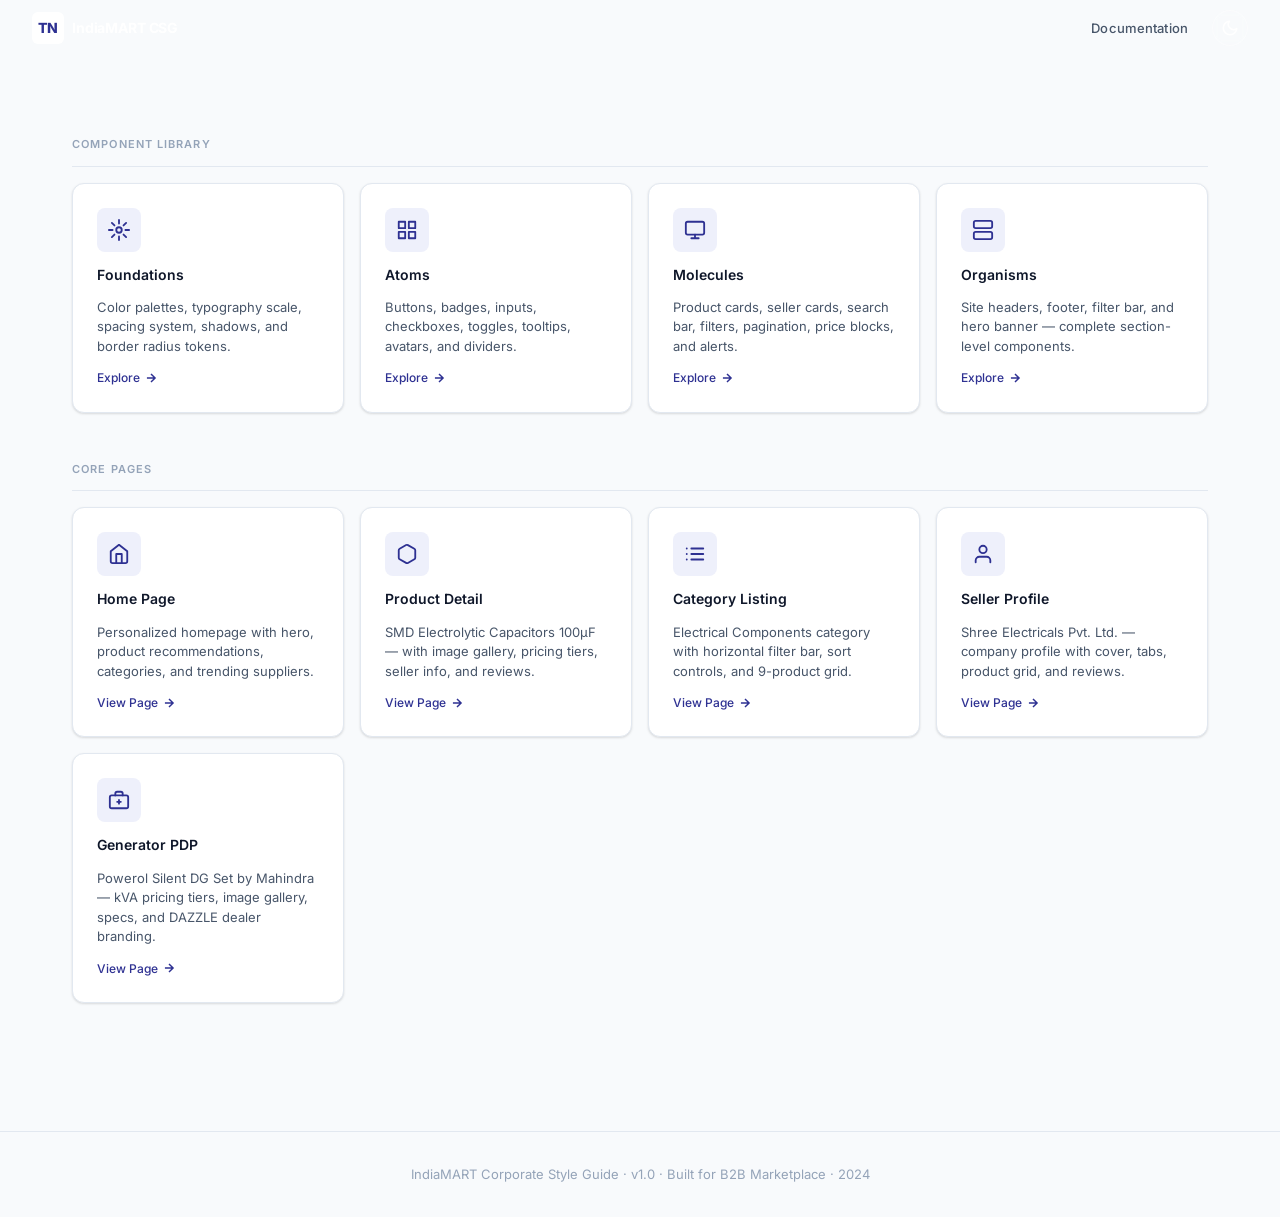
<file: index.html>
<!DOCTYPE html>
<html lang="en">
<head>
  <meta charset="UTF-8" />
  <meta name="viewport" content="width=device-width, initial-scale=1.0" />
  <title>IndiaMART Corporate Style Guide v1.0</title>
  <link rel="stylesheet" href="shared/tokens.css" />
  <style>
    /* ── Cover page styles ─────────────────────────────── */
    body {
      min-height: 100vh;
      display: flex;
      flex-direction: column;
      padding-top: 56px;
    }

    /* Top bar */
    .cover-bar {
      position: fixed;
      top: 0; left: 0; right: 0;
      height: 56px;
      background: transparent;
      display: flex;
      align-items: center;
      justify-content: space-between;
      padding: 0 var(--space-8);
      z-index: 100;
    }

    .cover-bar-logo {
      display: flex;
      align-items: center;
      gap: var(--space-2);
      text-decoration: none;
    }

    .cover-bar-logo-icon {
      width: 32px; height: 32px;
      background: #fff;
      border-radius: var(--radius-md);
      display: flex; align-items: center; justify-content: center;
      font-family: var(--font-heading);
      font-size: var(--text-cta); font-weight: 800;
      color: var(--color-primary);
    }

    .cover-bar-logo-text {
      font-family: var(--font-heading);
      font-size: var(--text-cta); font-weight: 700;
      color: #fff;
      letter-spacing: -0.01em;
    }

    .cover-bar-right {
      display: flex;
      align-items: center;
      gap: var(--space-3);
    }

    .cover-theme-toggle {
      width: 36px; height: 36px;
      border-radius: var(--radius-full);
      border: 1.5px solid rgba(255,255,255,0.35);
      background: rgba(255,255,255,0.1);
      color: #fff;
      display: flex; align-items: center; justify-content: center;
      cursor: pointer;
      transition: all var(--transition-fast);
      backdrop-filter: blur(4px);
    }

    .cover-theme-toggle:hover {
      background: rgba(255,255,255,0.2);
    }

    /* Hero */
    .cover-hero {
      min-height: 100vh;
      background: linear-gradient(135deg, #1c1e60 0%, #2e3192 40%, #3b45c4 70%, #5360d6 100%);
      display: flex;
      flex-direction: column;
      align-items: center;
      justify-content: center;
      text-align: center;
      padding: var(--space-20) var(--space-8) var(--space-12);
      position: relative;
      overflow: hidden;
    }

    /* Background grid decoration */
    .cover-hero::before {
      content: '';
      position: absolute;
      inset: 0;
      background-image:
        linear-gradient(rgba(255,255,255,0.04) 1px, transparent 1px),
        linear-gradient(90deg, rgba(255,255,255,0.04) 1px, transparent 1px);
      background-size: 40px 40px;
    }

    .cover-hero::after {
      content: '';
      position: absolute;
      bottom: -120px; left: 50%; transform: translateX(-50%);
      width: 600px; height: 300px;
      background: radial-gradient(ellipse, rgba(255,255,255,0.06) 0%, transparent 70%);
      border-radius: 50%;
    }

    .cover-badge {
      display: inline-flex;
      align-items: center;
      gap: var(--space-2);
      padding: var(--space-1) var(--space-4);
      border-radius: var(--radius-full);
      border: 1px solid rgba(255,255,255,0.25);
      background: rgba(255,255,255,0.1);
      font-size: var(--text-spec);
      font-weight: 500;
      color: rgba(255,255,255,0.85);
      letter-spacing: 0.04em;
      margin-bottom: var(--space-6);
      backdrop-filter: blur(4px);
      position: relative;
    }

    .cover-badge-dot {
      width: 6px; height: 6px;
      border-radius: 50%;
      background: #4ade80;
      animation: pulse 2s ease-in-out infinite;
    }

    @keyframes pulse {
      0%, 100% { opacity: 1; transform: scale(1); }
      50% { opacity: 0.6; transform: scale(0.85); }
    }

    .cover-title {
      font-family: var(--font-heading);
      font-size: clamp(40px, 6vw, 72px);
      font-weight: 700;
      color: #fff;
      letter-spacing: -0.03em;
      line-height: 1.1;
      margin-bottom: var(--space-3);
      position: relative;
    }

    .cover-version {
      font-size: var(--text-cta);
      font-weight: 400;
      color: rgba(255,255,255,0.55);
      letter-spacing: 0.02em;
      margin-bottom: var(--space-6);
      font-family: var(--font-body);
      position: relative;
    }

    .cover-subtitle {
      font-size: clamp(15px, 1.5vw, 18px);
      color: rgba(255,255,255,0.7);
      max-width: 560px;
      line-height: 1.65;
      margin-bottom: var(--space-12);
      font-family: var(--font-body);
      position: relative;
    }

    /* Token preview strip */
    .token-strip {
      display: flex;
      align-items: center;
      gap: var(--space-4);
      margin-bottom: var(--space-16);
      flex-wrap: wrap;
      justify-content: center;
      position: relative;
    }

    .token-swatch {
      display: flex;
      flex-direction: column;
      align-items: center;
      gap: var(--space-2);
    }

    .token-swatch-color {
      width: 44px; height: 44px;
      border-radius: var(--radius-lg);
      border: 2px solid rgba(255,255,255,0.2);
    }

    .token-swatch-label {
      font-size: var(--text-caption);
      color: rgba(255,255,255,0.6);
      font-family: var(--font-body);
      text-align: center;
      line-height: 1.3;
    }

    .token-strip-divider {
      width: 1px; height: 40px;
      background: rgba(255,255,255,0.15);
    }

    .token-type-sample {
      display: flex;
      flex-direction: column;
      align-items: flex-start;
      gap: 2px;
    }

    .token-type-h {
      font-family: var(--font-heading);
      font-size: var(--text-heading);
      font-weight: 700;
      color: #fff;
      line-height: 1;
    }

    .token-type-b {
      font-family: var(--font-body);
      font-size: var(--text-body-small);
      color: rgba(255,255,255,0.6);
      line-height: 1;
    }

    .token-type-l {
      font-family: var(--font-body);
      font-size: var(--text-caption);
      font-weight: 500;
      letter-spacing: 0.08em;
      text-transform: uppercase;
      color: rgba(255,255,255,0.5);
    }

    /* Section grid */
    .cover-grid-section {
      padding: var(--space-20) var(--space-8);
      max-width: 1200px;
      margin: 0 auto;
      width: 100%;
    }

    .cover-grid-header {
      text-align: center;
      margin-bottom: var(--space-12);
    }

    .cover-grid-eyebrow {
      font-size: var(--text-spec);
      font-weight: 600;
      text-transform: uppercase;
      letter-spacing: 0.1em;
      color: var(--color-primary);
      margin-bottom: var(--space-3);
      font-family: var(--font-body);
    }

    .cover-grid-title {
      font-family: var(--font-heading);
      font-size: var(--text-heading);
      font-weight: 700;
      color: var(--text-primary);
      margin-bottom: var(--space-3);
    }

    .cover-grid-desc {
      color: var(--text-secondary);
      font-size: var(--text-cta);
      max-width: 480px;
      margin: 0 auto;
    }

    .cover-section-label {
      font-size: var(--text-caption);
      font-weight: 600;
      text-transform: uppercase;
      letter-spacing: 0.1em;
      color: var(--text-muted);
      margin-bottom: var(--space-4);
      font-family: var(--font-body);
      padding-bottom: var(--space-3);
      border-bottom: 1px solid var(--border);
    }

    .cover-cards-grid {
      display: grid;
      grid-template-columns: repeat(4, 1fr);
      gap: var(--space-4);
      margin-bottom: var(--space-12);
    }

    .cover-card {
      background: var(--bg-card);
      border: 1px solid var(--border);
      border-radius: var(--radius-xl);
      padding: var(--space-6);
      text-decoration: none;
      display: flex;
      flex-direction: column;
      gap: var(--space-3);
      transition: all var(--transition-fast);
      box-shadow: var(--shadow-sm);
    }

    .cover-card:hover {
      text-decoration: none;
      transform: translateY(-2px);
      box-shadow: var(--shadow-md);
      border-color: var(--color-primary-200);
    }

    .cover-card-icon {
      width: 44px; height: 44px;
      border-radius: var(--radius-lg);
      background: var(--color-primary-50);
      display: flex; align-items: center; justify-content: center;
      color: var(--color-primary);
      flex-shrink: 0;
    }

    .cover-card-title {
      font-family: var(--font-heading);
      font-size: var(--text-cta);
      font-weight: 600;
      color: var(--text-primary);
    }

    .cover-card-desc {
      font-size: var(--text-body-small);
      color: var(--text-secondary);
      line-height: 1.5;
      flex: 1;
    }

    .cover-card-arrow {
      display: flex;
      align-items: center;
      gap: var(--space-1);
      font-size: var(--text-spec);
      font-weight: 500;
      color: var(--color-primary);
      margin-top: auto;
    }

    /* Page footer */
    .cover-footer {
      padding: var(--space-8);
      border-top: 1px solid var(--border);
      text-align: center;
      color: var(--text-muted);
      font-size: var(--text-body-small);
    }

    [data-theme="dark"] .cover-theme-toggle {
      border-color: var(--border);
      background: var(--bg-subtle);
      color: var(--text-secondary);
    }

    [data-theme="dark"] .cover-card-icon {
      background: rgba(46,49,146,0.18);
    }

    @media (max-width: 900px) {
      .cover-cards-grid {
        grid-template-columns: repeat(2, 1fr);
      }
    }

    @media (max-width: 560px) {
      .cover-cards-grid {
        grid-template-columns: 1fr;
      }
      .token-strip {
        gap: var(--space-3);
      }
    }
  </style>
</head>
<body>

  <!-- Top Bar -->
  <header class="cover-bar">
    <a href="index.html" class="cover-bar-logo">
      <div class="cover-bar-logo-icon">TN</div>
      <span class="cover-bar-logo-text">IndiaMART CSG</span>
    </a>
    <div class="cover-bar-right">
      <a href="design-tokens.html" style="font-size:var(--text-body-small);font-weight:500;color:var(--text-secondary);text-decoration:none;margin-right:12px;letter-spacing:0.01em;" onmouseover="this.style.color='var(--color-primary)'" onmouseout="this.style.color='var(--text-secondary)'">Documentation</a>
      <button class="cover-theme-toggle" id="ds-theme-toggle" title="Toggle theme">
        <svg width="18" height="18" viewBox="0 0 24 24" fill="none" stroke="currentColor" stroke-width="2" stroke-linecap="round" stroke-linejoin="round"><path d="M21 12.79A9 9 0 1 1 11.21 3 7 7 0 0 0 21 12.79z"/></svg>
      </button>
    </div>
  </header>

  <!-- Section Cards Grid -->
  <main class="cover-grid-section">

    <!-- Component Library -->
    <p class="cover-section-label">Component Library</p>
    <div class="cover-cards-grid">

      <a href="components/foundations.html" class="cover-card">
        <div class="cover-card-icon">
          <svg width="22" height="22" viewBox="0 0 24 24" fill="none" stroke="currentColor" stroke-width="2" stroke-linecap="round" stroke-linejoin="round"><circle cx="12" cy="12" r="3"/><path d="M12 1v4M12 19v4M4.22 4.22l2.83 2.83M16.95 16.95l2.83 2.83M1 12h4M19 12h4M4.22 19.78l2.83-2.83M16.95 7.05l2.83-2.83"/></svg>
        </div>
        <div class="cover-card-title">Foundations</div>
        <div class="cover-card-desc">Color palettes, typography scale, spacing system, shadows, and border radius tokens.</div>
        <div class="cover-card-arrow">
          Explore
          <svg width="14" height="14" viewBox="0 0 24 24" fill="none" stroke="currentColor" stroke-width="2.5"><path d="M5 12h14M12 5l7 7-7 7"/></svg>
        </div>
      </a>

      <a href="components/atoms.html" class="cover-card">
        <div class="cover-card-icon">
          <svg width="22" height="22" viewBox="0 0 24 24" fill="none" stroke="currentColor" stroke-width="2" stroke-linecap="round" stroke-linejoin="round"><rect x="3" y="3" width="7" height="7"/><rect x="14" y="3" width="7" height="7"/><rect x="14" y="14" width="7" height="7"/><rect x="3" y="14" width="7" height="7"/></svg>
        </div>
        <div class="cover-card-title">Atoms</div>
        <div class="cover-card-desc">Buttons, badges, inputs, checkboxes, toggles, tooltips, avatars, and dividers.</div>
        <div class="cover-card-arrow">
          Explore
          <svg width="14" height="14" viewBox="0 0 24 24" fill="none" stroke="currentColor" stroke-width="2.5"><path d="M5 12h14M12 5l7 7-7 7"/></svg>
        </div>
      </a>

      <a href="components/molecules.html" class="cover-card">
        <div class="cover-card-icon">
          <svg width="22" height="22" viewBox="0 0 24 24" fill="none" stroke="currentColor" stroke-width="2" stroke-linecap="round" stroke-linejoin="round"><rect x="2" y="3" width="20" height="14" rx="2"/><path d="M8 21h8M12 17v4"/></svg>
        </div>
        <div class="cover-card-title">Molecules</div>
        <div class="cover-card-desc">Product cards, seller cards, search bar, filters, pagination, price blocks, and alerts.</div>
        <div class="cover-card-arrow">
          Explore
          <svg width="14" height="14" viewBox="0 0 24 24" fill="none" stroke="currentColor" stroke-width="2.5"><path d="M5 12h14M12 5l7 7-7 7"/></svg>
        </div>
      </a>

      <a href="components/organisms.html" class="cover-card">
        <div class="cover-card-icon">
          <svg width="22" height="22" viewBox="0 0 24 24" fill="none" stroke="currentColor" stroke-width="2" stroke-linecap="round" stroke-linejoin="round"><rect x="2" y="2" width="20" height="8" rx="2"/><rect x="2" y="14" width="20" height="8" rx="2"/></svg>
        </div>
        <div class="cover-card-title">Organisms</div>
        <div class="cover-card-desc">Site headers, footer, filter bar, and hero banner — complete section-level components.</div>
        <div class="cover-card-arrow">
          Explore
          <svg width="14" height="14" viewBox="0 0 24 24" fill="none" stroke="currentColor" stroke-width="2.5"><path d="M5 12h14M12 5l7 7-7 7"/></svg>
        </div>
      </a>

    </div>

    <!-- Core Pages -->
    <p class="cover-section-label">Core Pages</p>
    <div class="cover-cards-grid">

      <a href="pages/homepage.html" class="cover-card">
        <div class="cover-card-icon">
          <svg width="22" height="22" viewBox="0 0 24 24" fill="none" stroke="currentColor" stroke-width="2" stroke-linecap="round" stroke-linejoin="round"><path d="M3 9l9-7 9 7v11a2 2 0 0 1-2 2H5a2 2 0 0 1-2-2z"/><polyline points="9 22 9 12 15 12 15 22"/></svg>
        </div>
        <div class="cover-card-title">Home Page</div>
        <div class="cover-card-desc">Personalized homepage with hero, product recommendations, categories, and trending suppliers.</div>
        <div class="cover-card-arrow">
          View Page
          <svg width="14" height="14" viewBox="0 0 24 24" fill="none" stroke="currentColor" stroke-width="2.5"><path d="M5 12h14M12 5l7 7-7 7"/></svg>
        </div>
      </a>

      <a href="pages/pdp.html" class="cover-card">
        <div class="cover-card-icon">
          <svg width="22" height="22" viewBox="0 0 24 24" fill="none" stroke="currentColor" stroke-width="2" stroke-linecap="round" stroke-linejoin="round"><path d="M21 16V8a2 2 0 0 0-1-1.73l-7-4a2 2 0 0 0-2 0l-7 4A2 2 0 0 0 3 8v8a2 2 0 0 0 1 1.73l7 4a2 2 0 0 0 2 0l7-4A2 2 0 0 0 21 16z"/></svg>
        </div>
        <div class="cover-card-title">Product Detail</div>
        <div class="cover-card-desc">SMD Electrolytic Capacitors 100µF — with image gallery, pricing tiers, seller info, and reviews.</div>
        <div class="cover-card-arrow">
          View Page
          <svg width="14" height="14" viewBox="0 0 24 24" fill="none" stroke="currentColor" stroke-width="2.5"><path d="M5 12h14M12 5l7 7-7 7"/></svg>
        </div>
      </a>

      <a href="pages/category.html" class="cover-card">
        <div class="cover-card-icon">
          <svg width="22" height="22" viewBox="0 0 24 24" fill="none" stroke="currentColor" stroke-width="2" stroke-linecap="round" stroke-linejoin="round"><line x1="8" y1="6" x2="21" y2="6"/><line x1="8" y1="12" x2="21" y2="12"/><line x1="8" y1="18" x2="21" y2="18"/><line x1="3" y1="6" x2="3.01" y2="6"/><line x1="3" y1="12" x2="3.01" y2="12"/><line x1="3" y1="18" x2="3.01" y2="18"/></svg>
        </div>
        <div class="cover-card-title">Category Listing</div>
        <div class="cover-card-desc">Electrical Components category with horizontal filter bar, sort controls, and 9-product grid.</div>
        <div class="cover-card-arrow">
          View Page
          <svg width="14" height="14" viewBox="0 0 24 24" fill="none" stroke="currentColor" stroke-width="2.5"><path d="M5 12h14M12 5l7 7-7 7"/></svg>
        </div>
      </a>

      <a href="pages/seller-profile.html" class="cover-card">
        <div class="cover-card-icon">
          <svg width="22" height="22" viewBox="0 0 24 24" fill="none" stroke="currentColor" stroke-width="2" stroke-linecap="round" stroke-linejoin="round"><path d="M20 21v-2a4 4 0 0 0-4-4H8a4 4 0 0 0-4 4v2"/><circle cx="12" cy="7" r="4"/></svg>
        </div>
        <div class="cover-card-title">Seller Profile</div>
        <div class="cover-card-desc">Shree Electricals Pvt. Ltd. — company profile with cover, tabs, product grid, and reviews.</div>
        <div class="cover-card-arrow">
          View Page
          <svg width="14" height="14" viewBox="0 0 24 24" fill="none" stroke="currentColor" stroke-width="2.5"><path d="M5 12h14M12 5l7 7-7 7"/></svg>
        </div>
      </a>

      <a href="pages/generator-pdp.html" class="cover-card">
        <div class="cover-card-icon">
          <svg width="22" height="22" viewBox="0 0 24 24" fill="none" stroke="currentColor" stroke-width="2" stroke-linecap="round" stroke-linejoin="round"><rect x="2" y="7" width="20" height="14" rx="2"/><path d="M16 7V5a2 2 0 0 0-2-2h-4a2 2 0 0 0-2 2v2"/><line x1="12" y1="12" x2="12" y2="16"/><line x1="10" y1="14" x2="14" y2="14"/></svg>
        </div>
        <div class="cover-card-title">Generator PDP</div>
        <div class="cover-card-desc">Powerol Silent DG Set by Mahindra — kVA pricing tiers, image gallery, specs, and DAZZLE dealer branding.</div>
        <div class="cover-card-arrow">
          View Page
          <svg width="14" height="14" viewBox="0 0 24 24" fill="none" stroke="currentColor" stroke-width="2.5"><path d="M5 12h14M12 5l7 7-7 7"/></svg>
        </div>
      </a>

    </div>
  </main>

  <footer class="cover-footer">
    <p>IndiaMART Corporate Style Guide · v1.0 · Built for B2B Marketplace · 2024</p>
  </footer>

  <script>
    // Standalone theme toggle for cover page
    (function() {
      const root = document.documentElement;
      const saved = localStorage.getItem('ds-theme') || 'light';
      root.setAttribute('data-theme', saved);

      const btn = document.getElementById('ds-theme-toggle');
      if (!btn) return;

      updateIcon(saved);

      btn.addEventListener('click', function() {
        const current = root.getAttribute('data-theme');
        const next = current === 'dark' ? 'light' : 'dark';
        root.setAttribute('data-theme', next);
        localStorage.setItem('ds-theme', next);
        updateIcon(next);
      });

      function updateIcon(theme) {
        if (theme === 'dark') {
          btn.innerHTML = '<svg width="18" height="18" viewBox="0 0 24 24" fill="none" stroke="currentColor" stroke-width="2" stroke-linecap="round" stroke-linejoin="round"><circle cx="12" cy="12" r="5"/><line x1="12" y1="1" x2="12" y2="3"/><line x1="12" y1="21" x2="12" y2="23"/><line x1="4.22" y1="4.22" x2="5.64" y2="5.64"/><line x1="18.36" y1="18.36" x2="19.78" y2="19.78"/><line x1="1" y1="12" x2="3" y2="12"/><line x1="21" y1="12" x2="23" y2="12"/><line x1="4.22" y1="19.78" x2="5.64" y2="18.36"/><line x1="18.36" y1="5.64" x2="19.78" y2="4.22"/></svg>';
          btn.style.borderColor = 'rgba(255,255,255,0.35)';
          btn.style.background = 'rgba(255,255,255,0.1)';
          btn.style.color = '#fff';
        } else {
          btn.innerHTML = '<svg width="18" height="18" viewBox="0 0 24 24" fill="none" stroke="currentColor" stroke-width="2" stroke-linecap="round" stroke-linejoin="round"><path d="M21 12.79A9 9 0 1 1 11.21 3 7 7 0 0 0 21 12.79z"/></svg>';
          btn.style.borderColor = 'rgba(255,255,255,0.35)';
          btn.style.background = 'rgba(255,255,255,0.1)';
          btn.style.color = '#fff';
        }
      }
    })();
  </script>
</body>
</html>
</file>
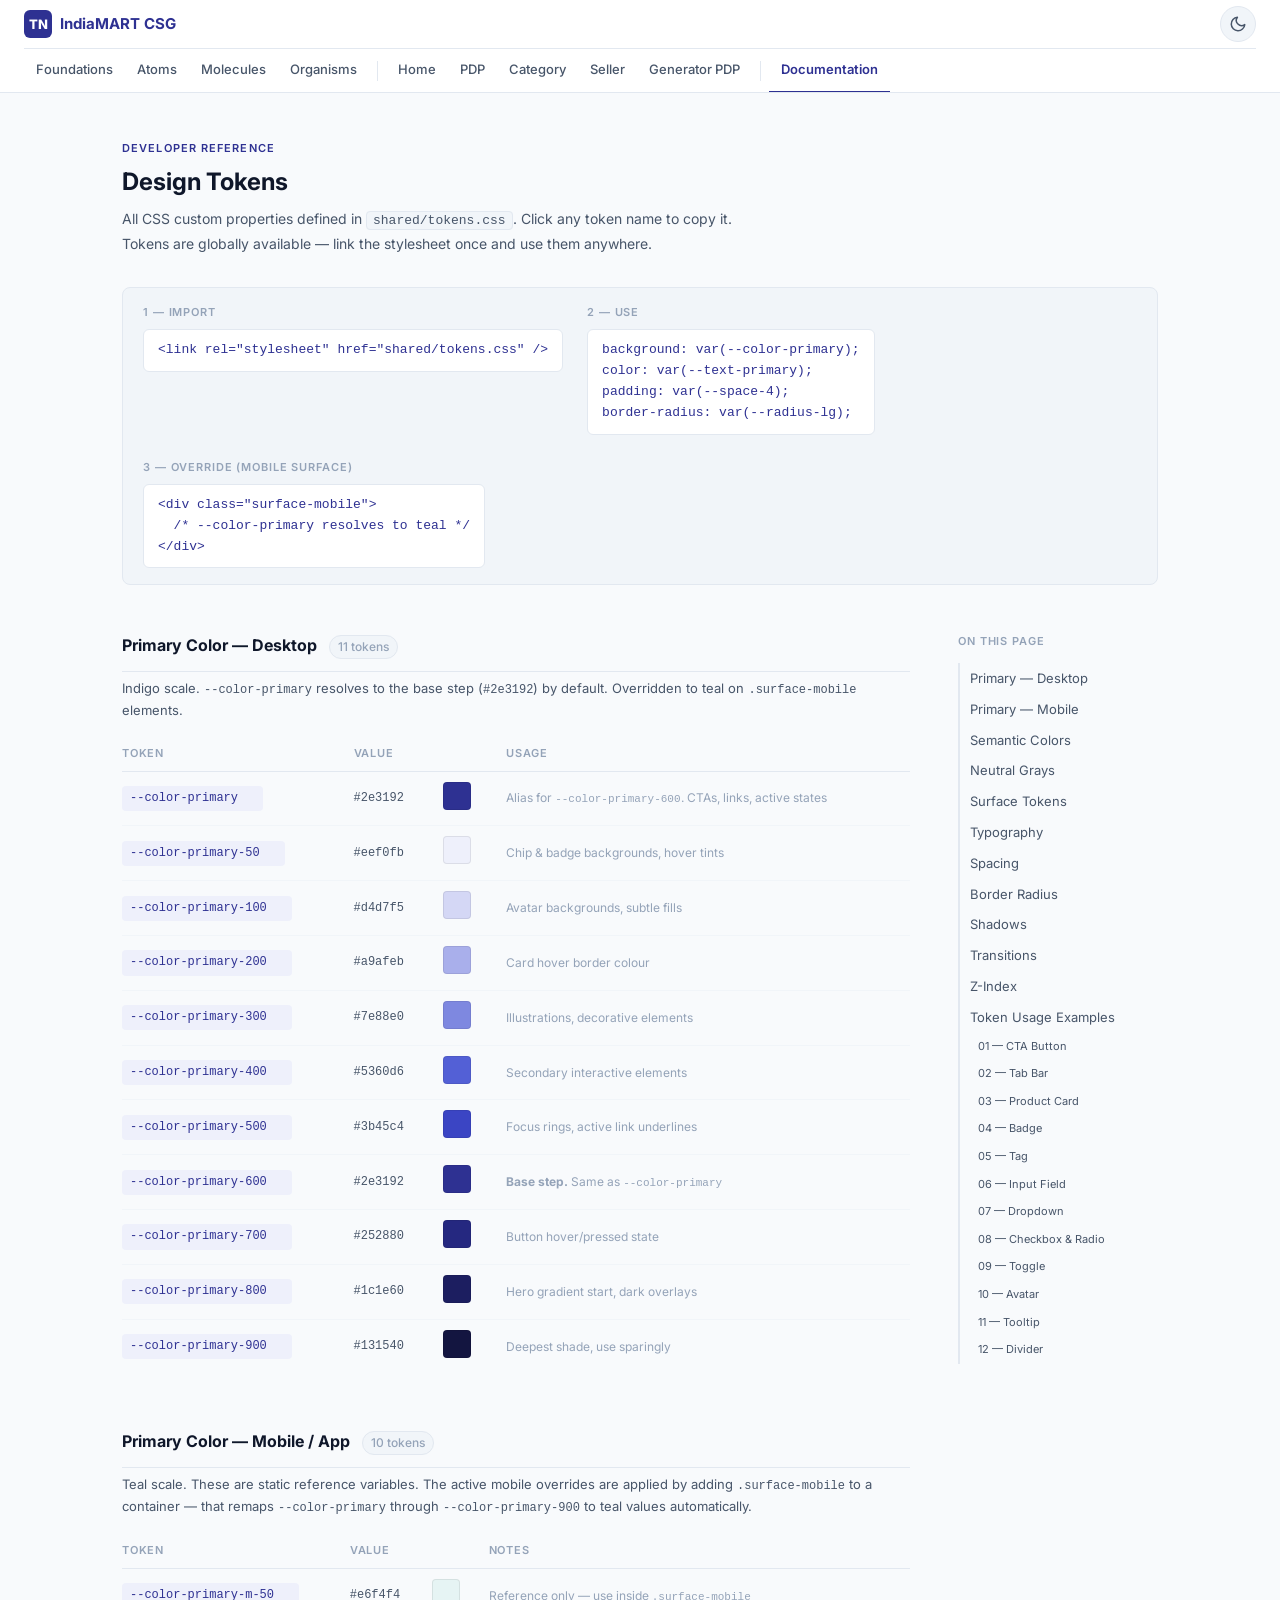
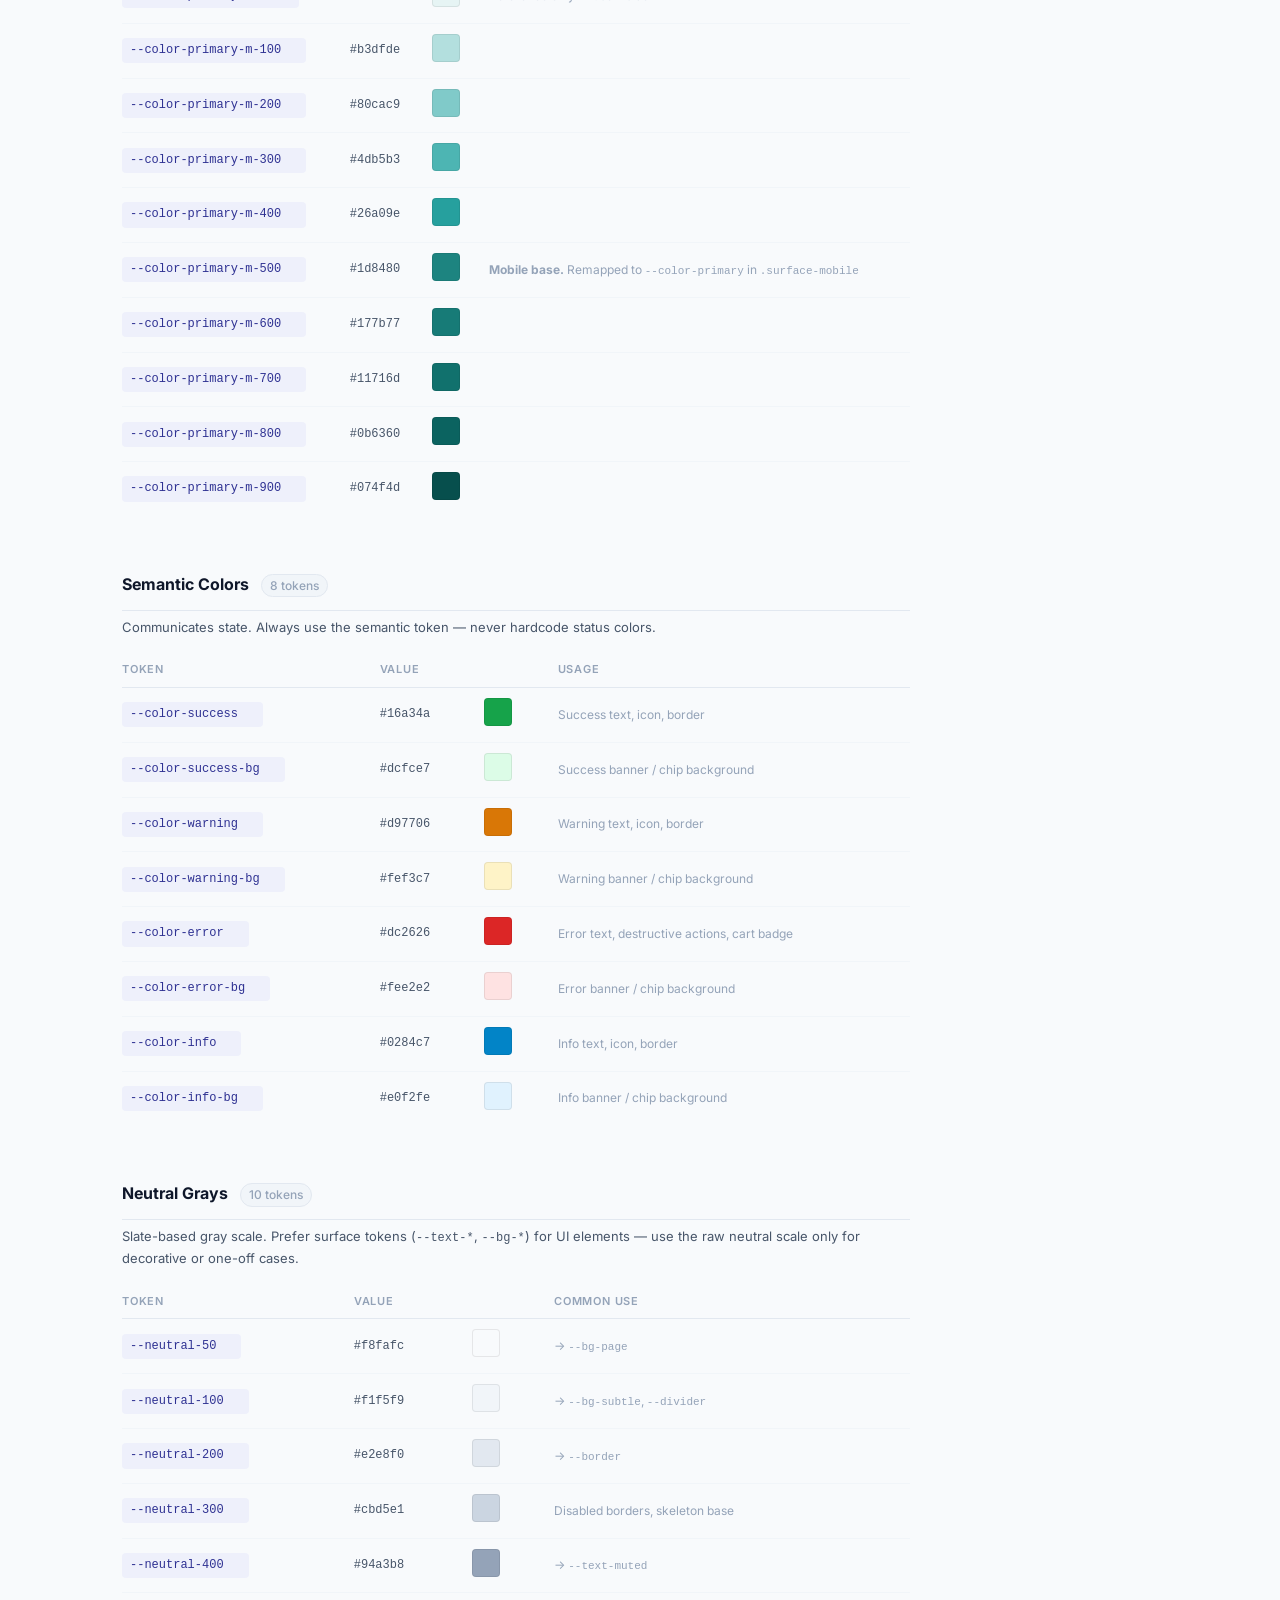
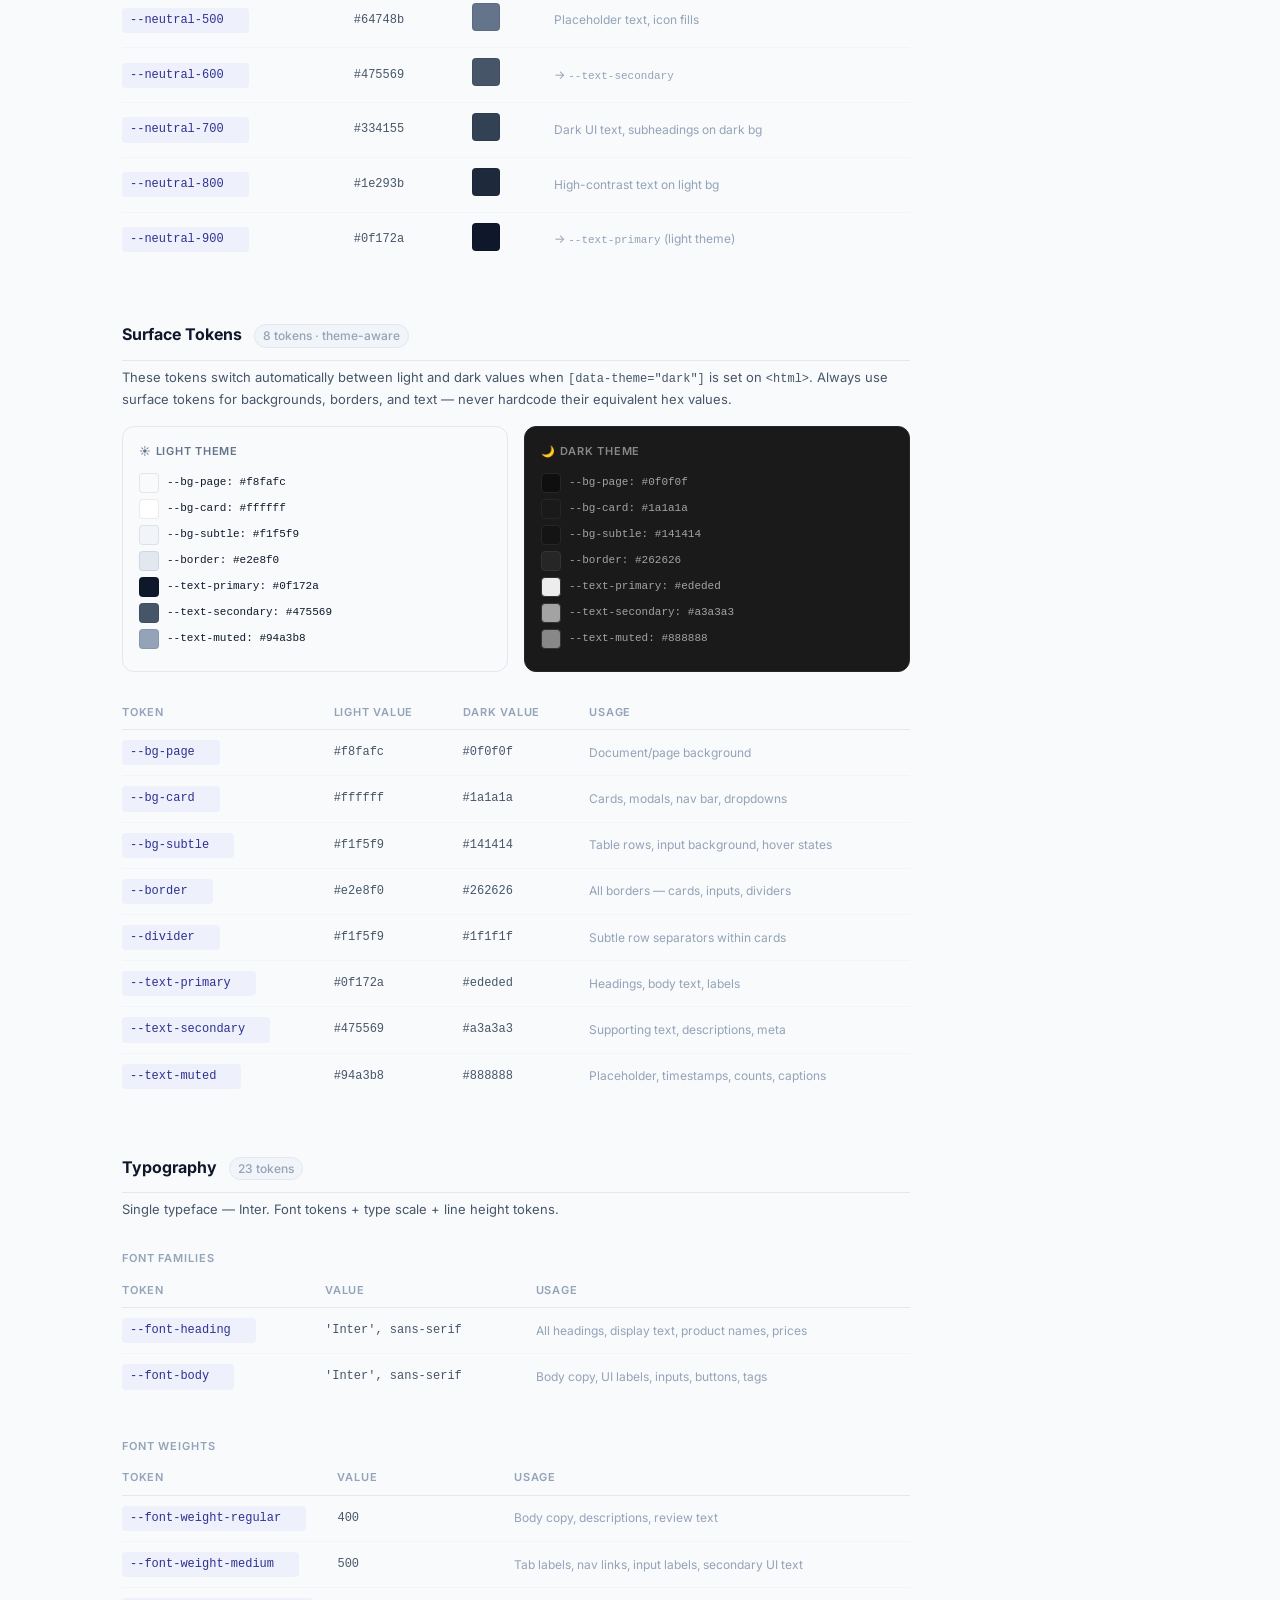
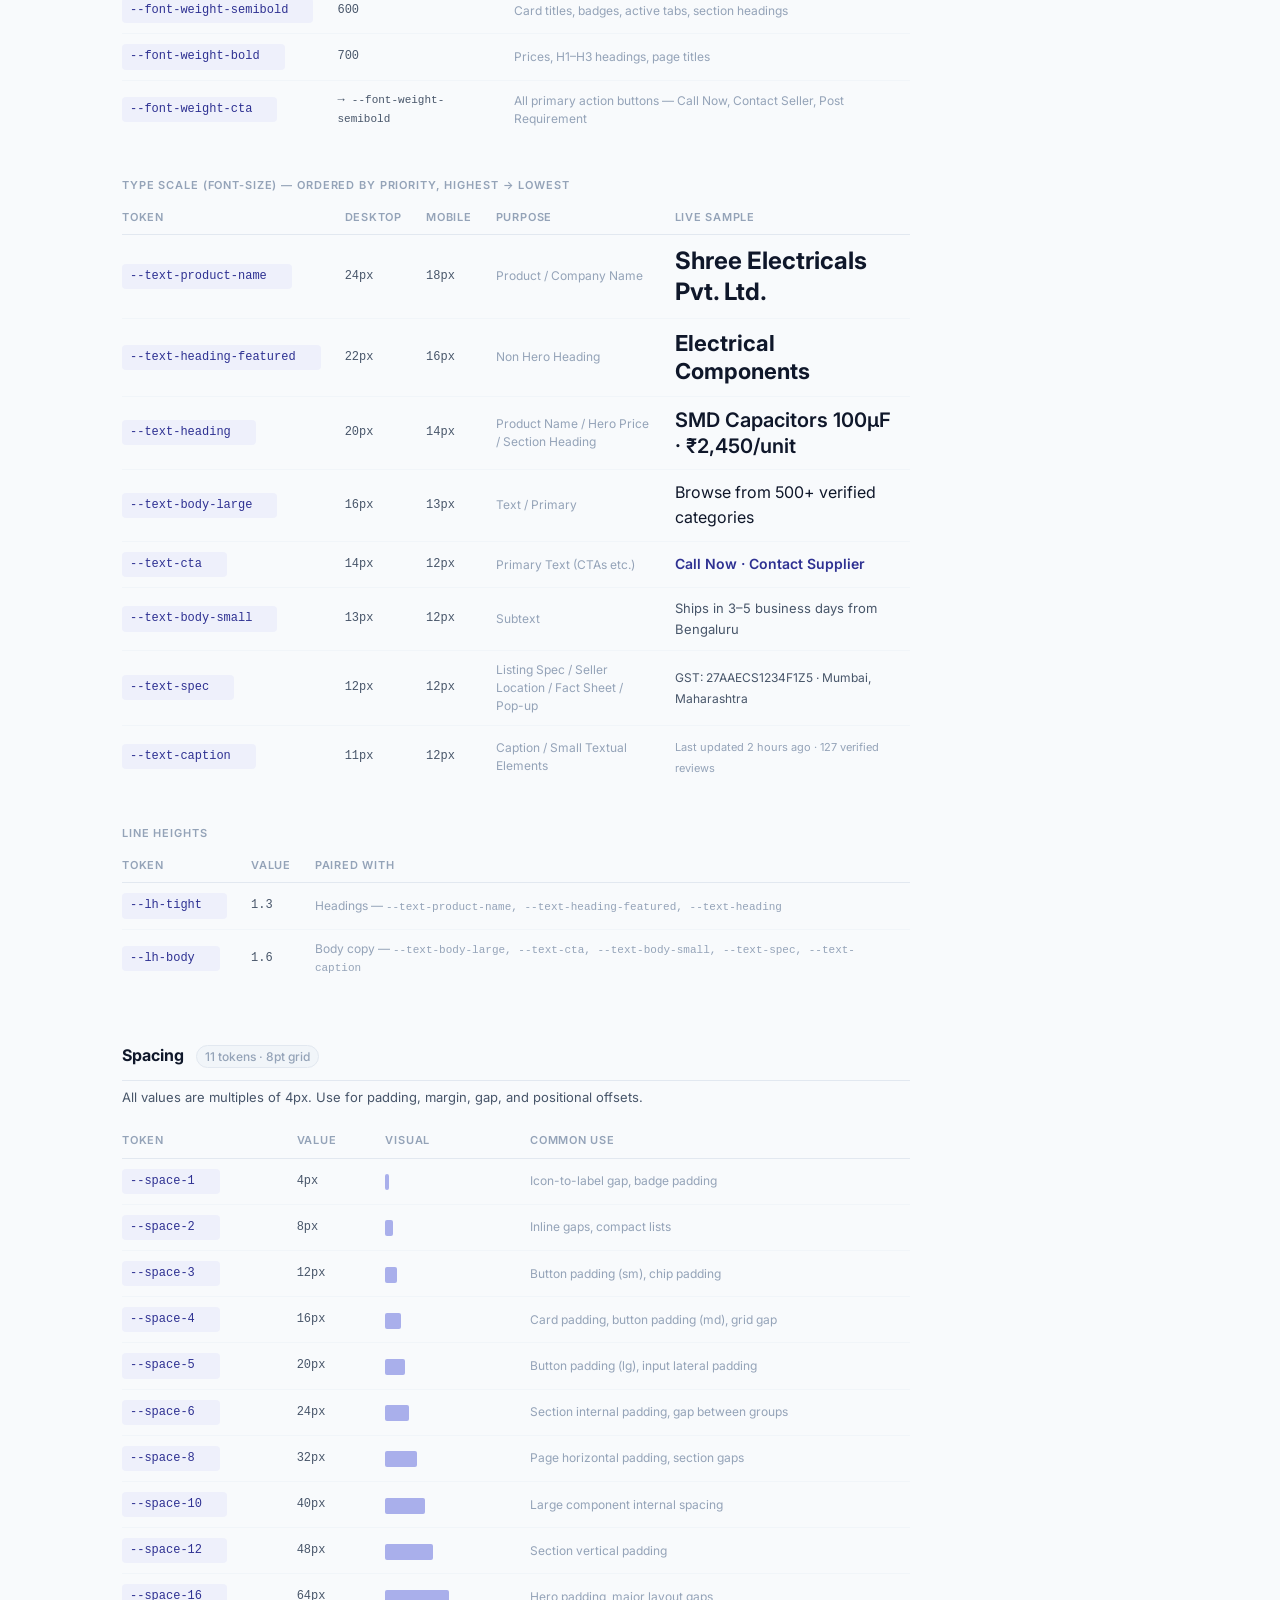
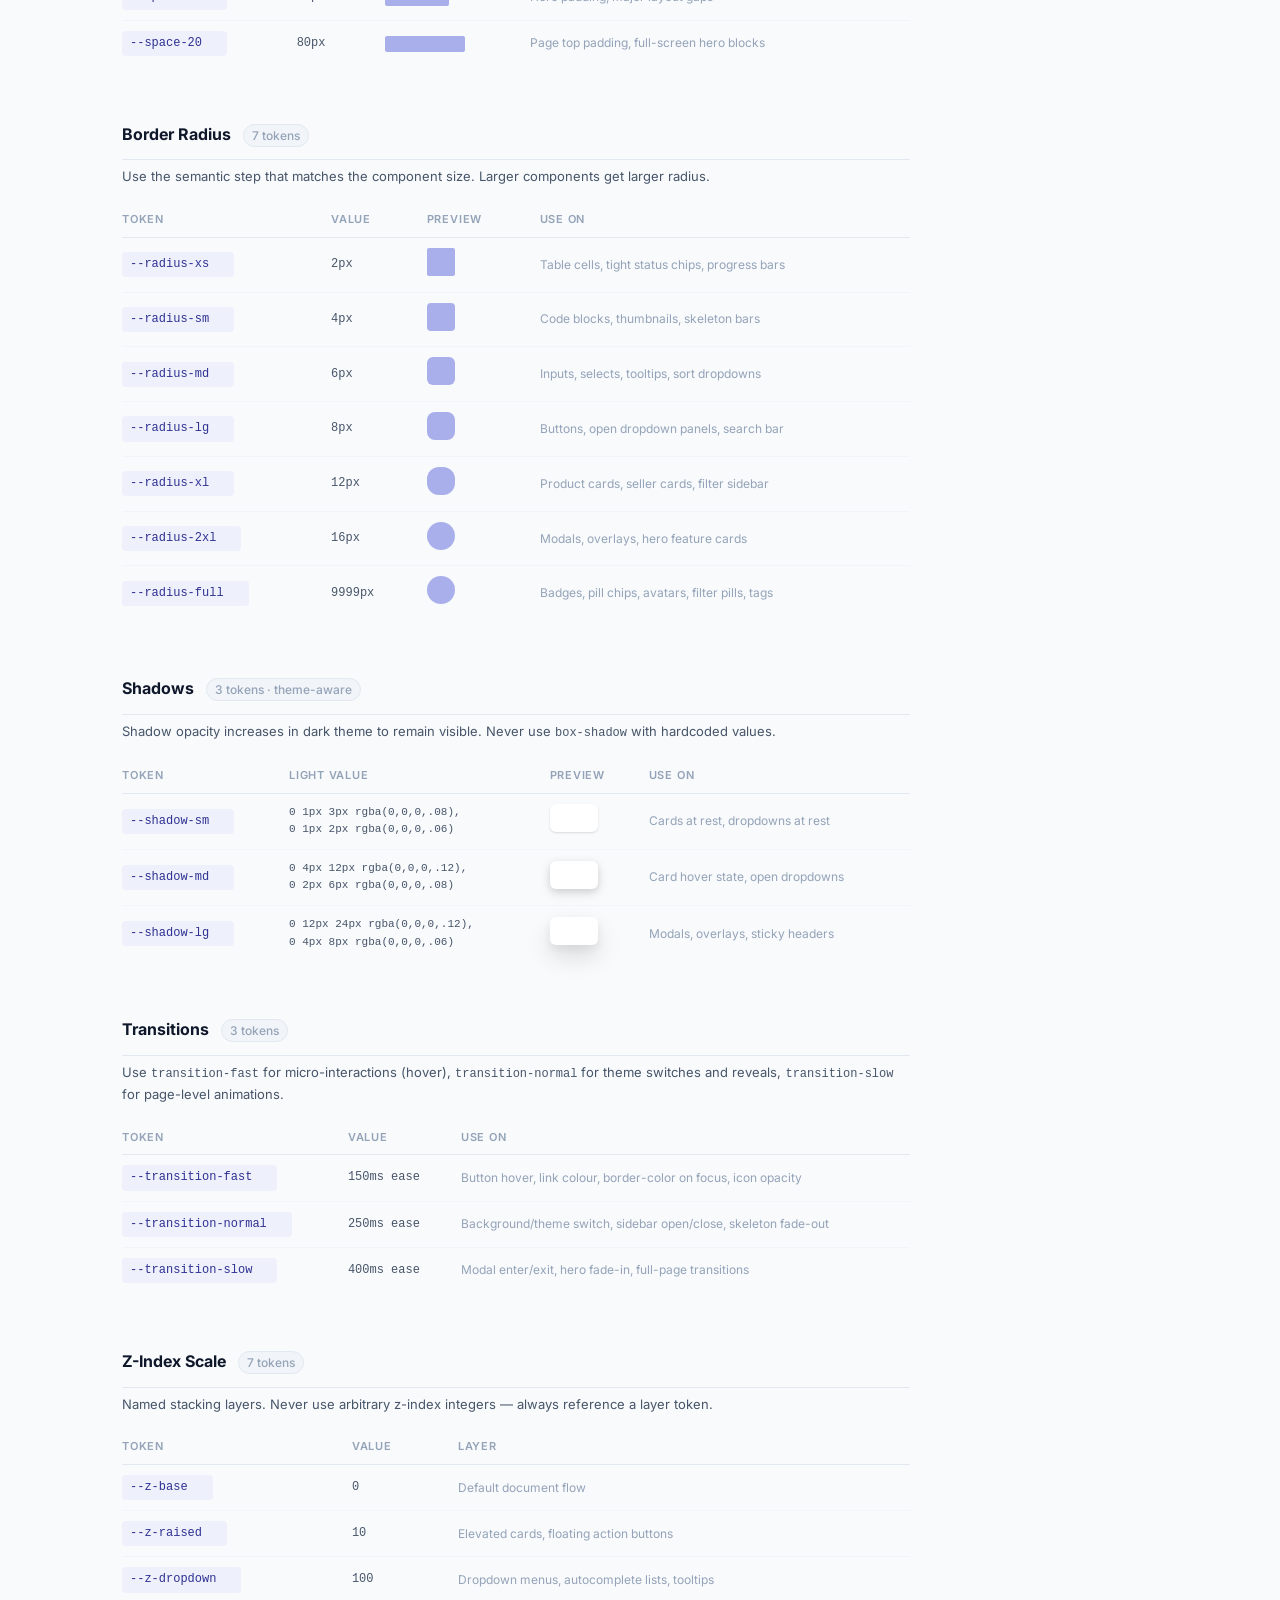
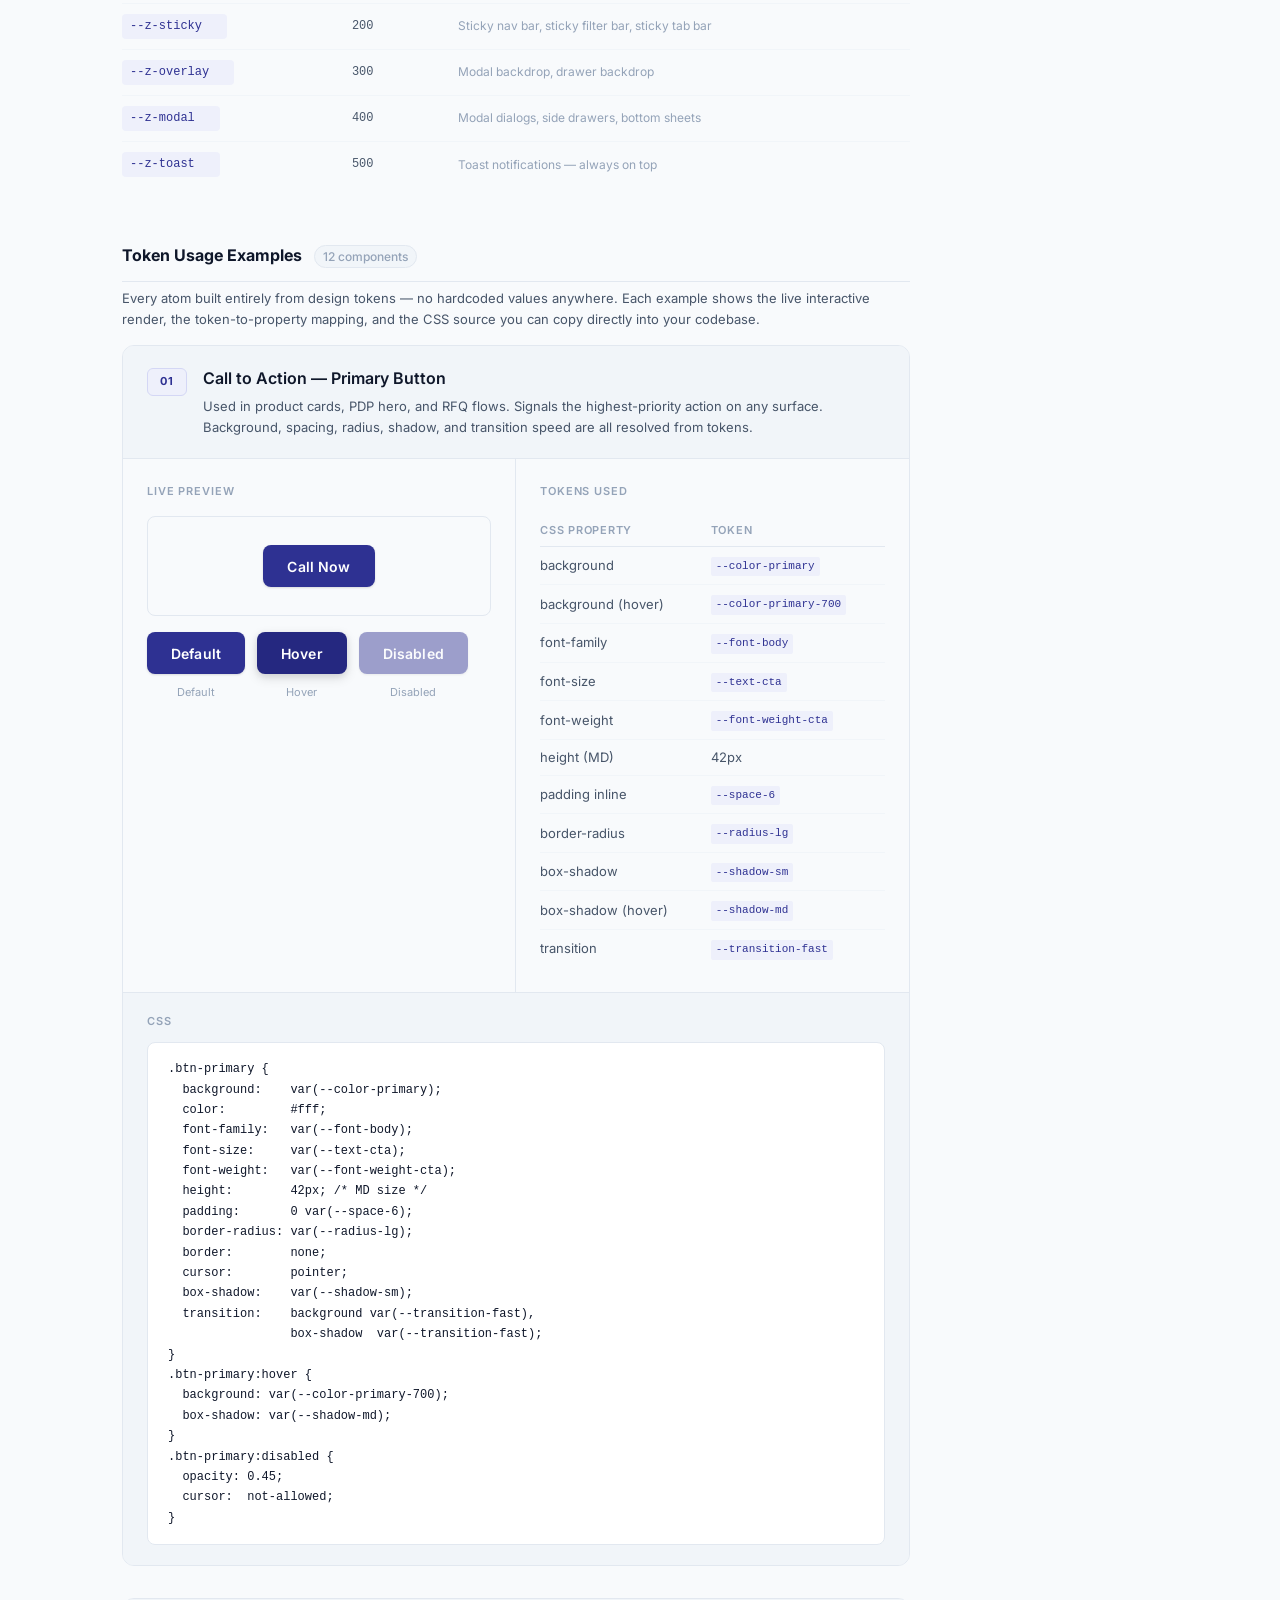
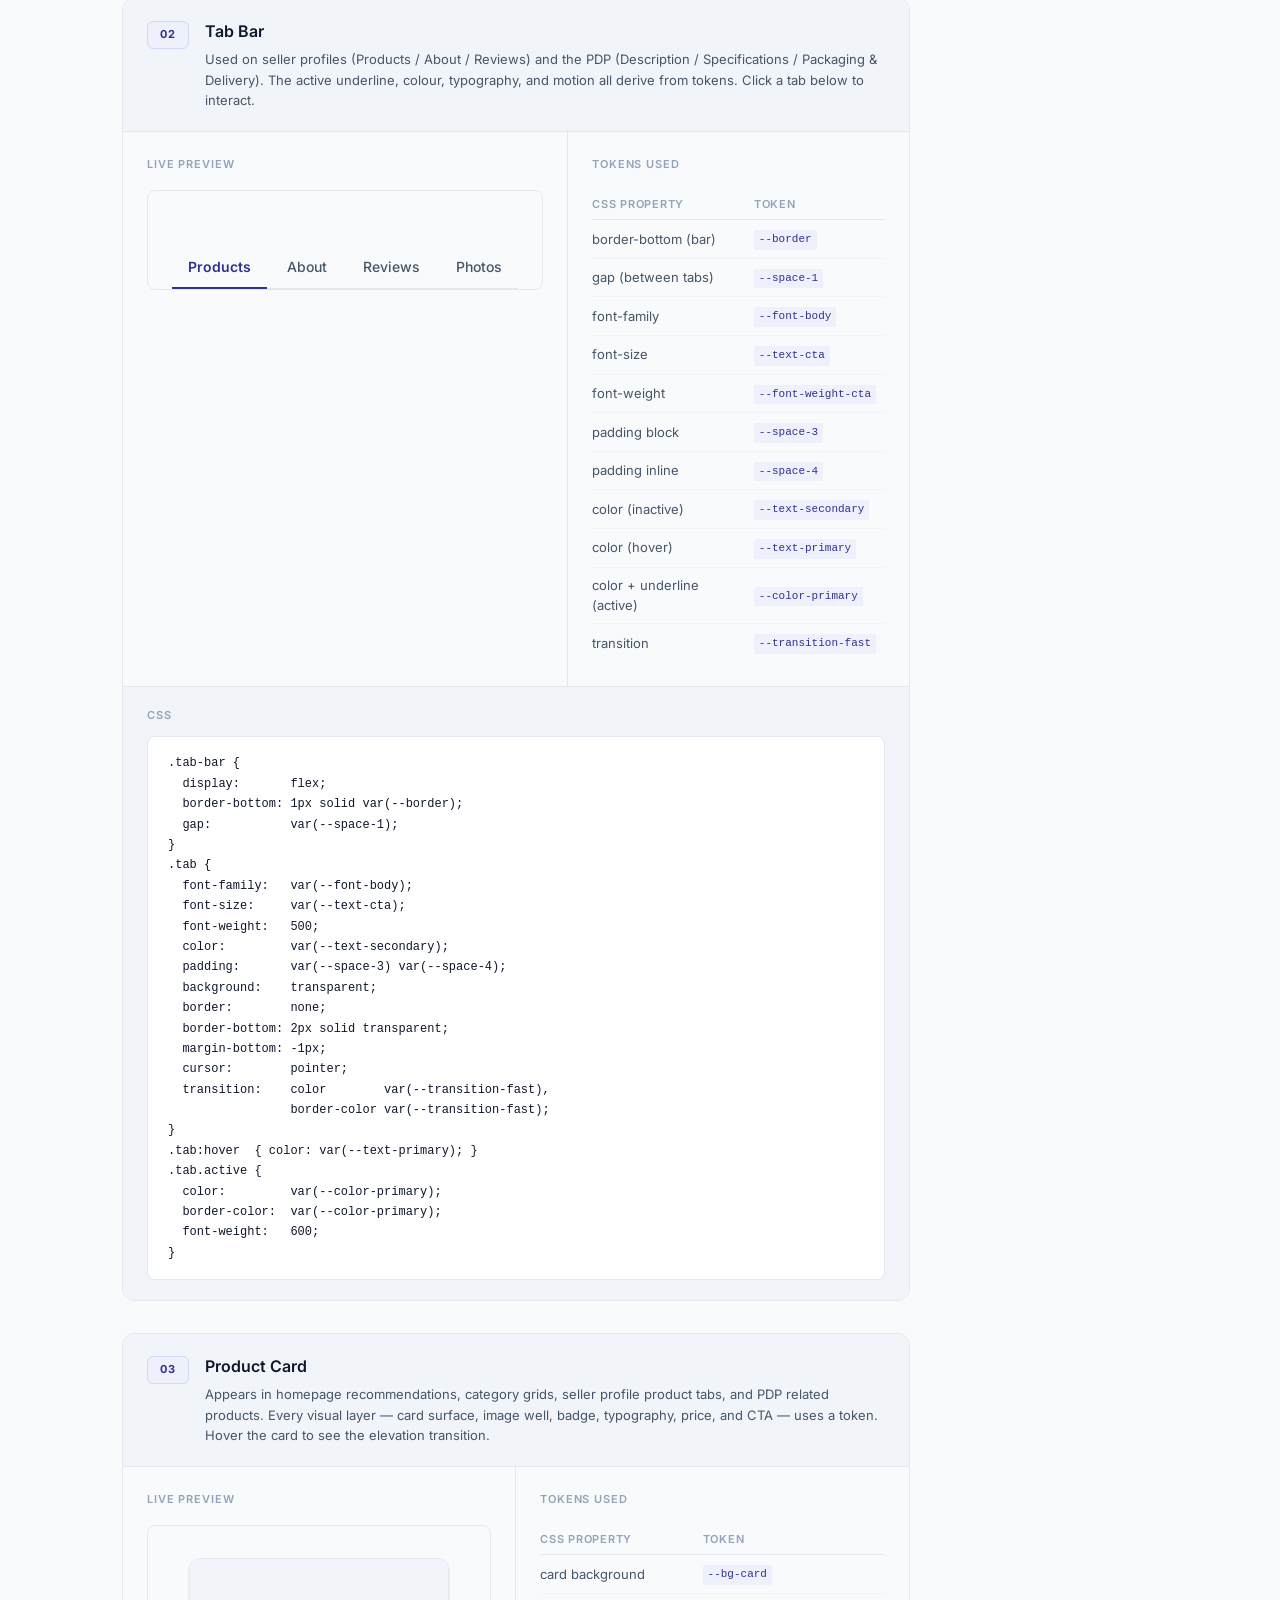
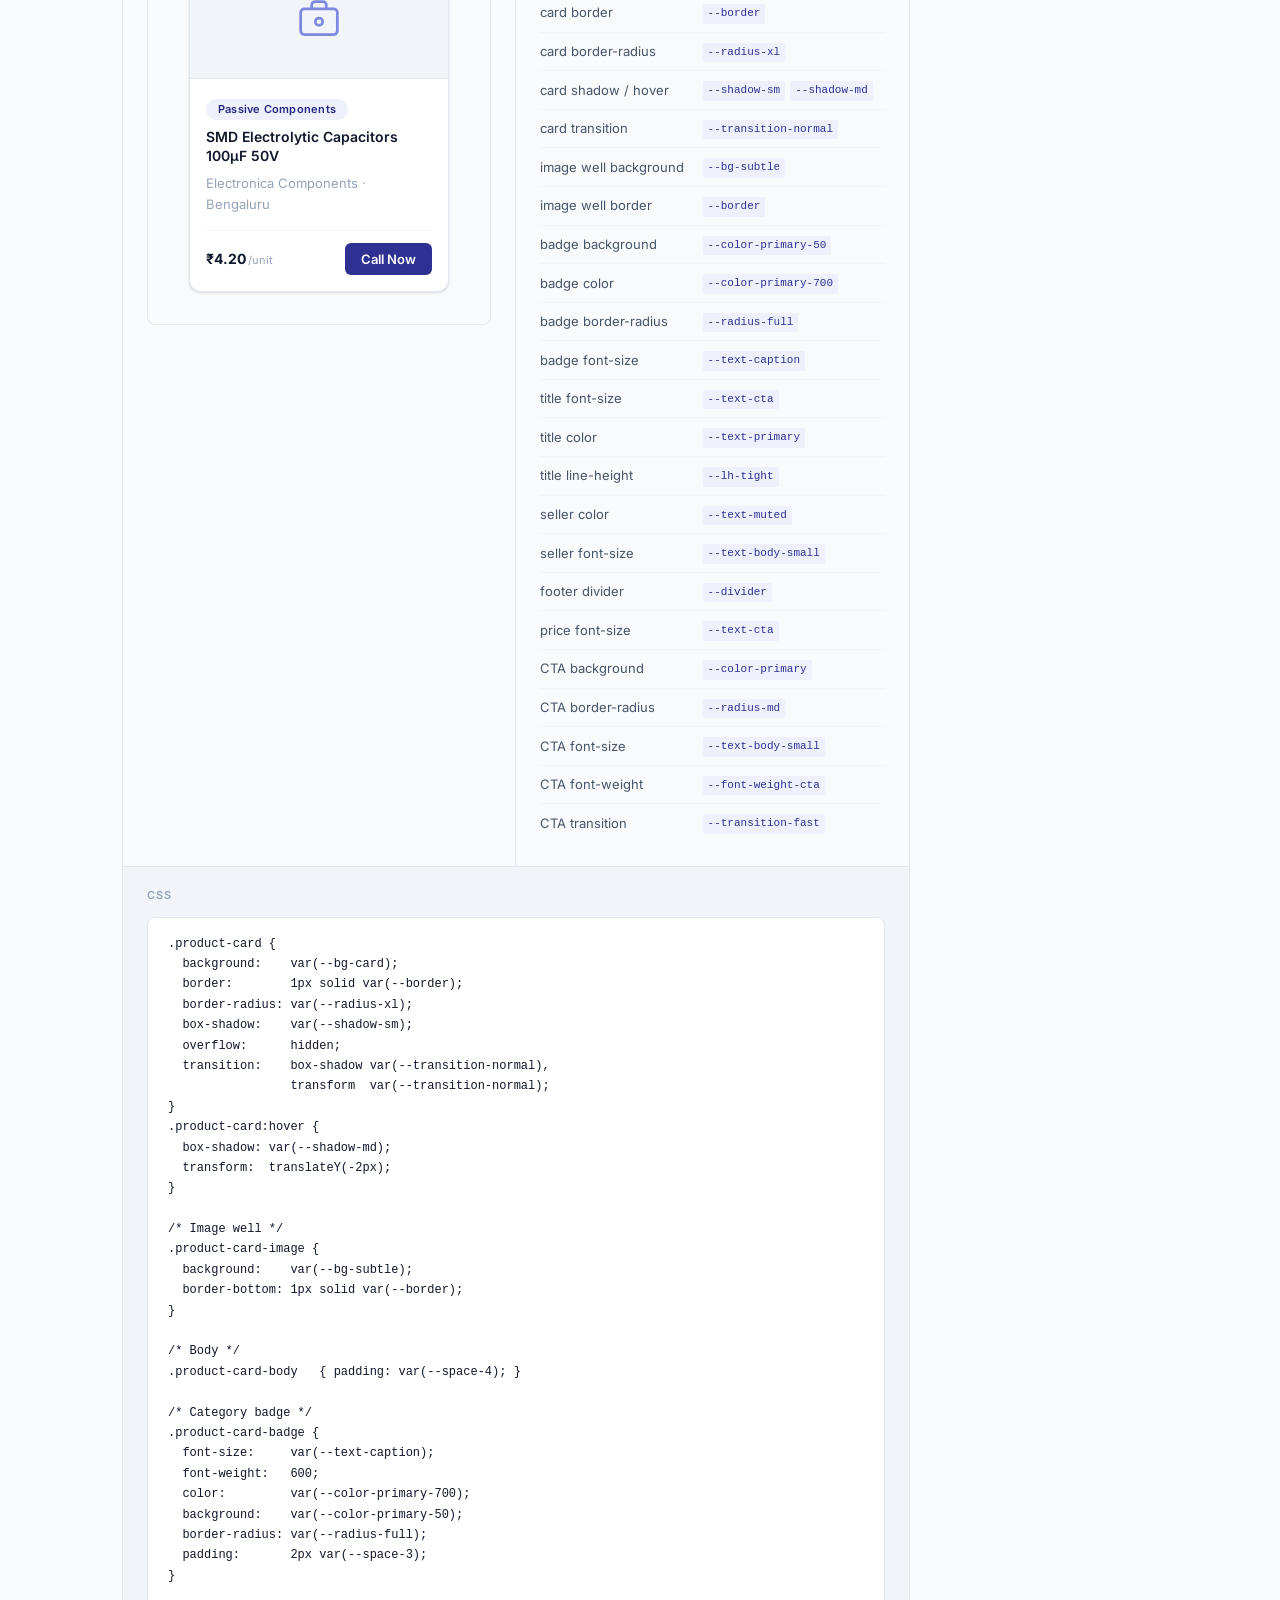
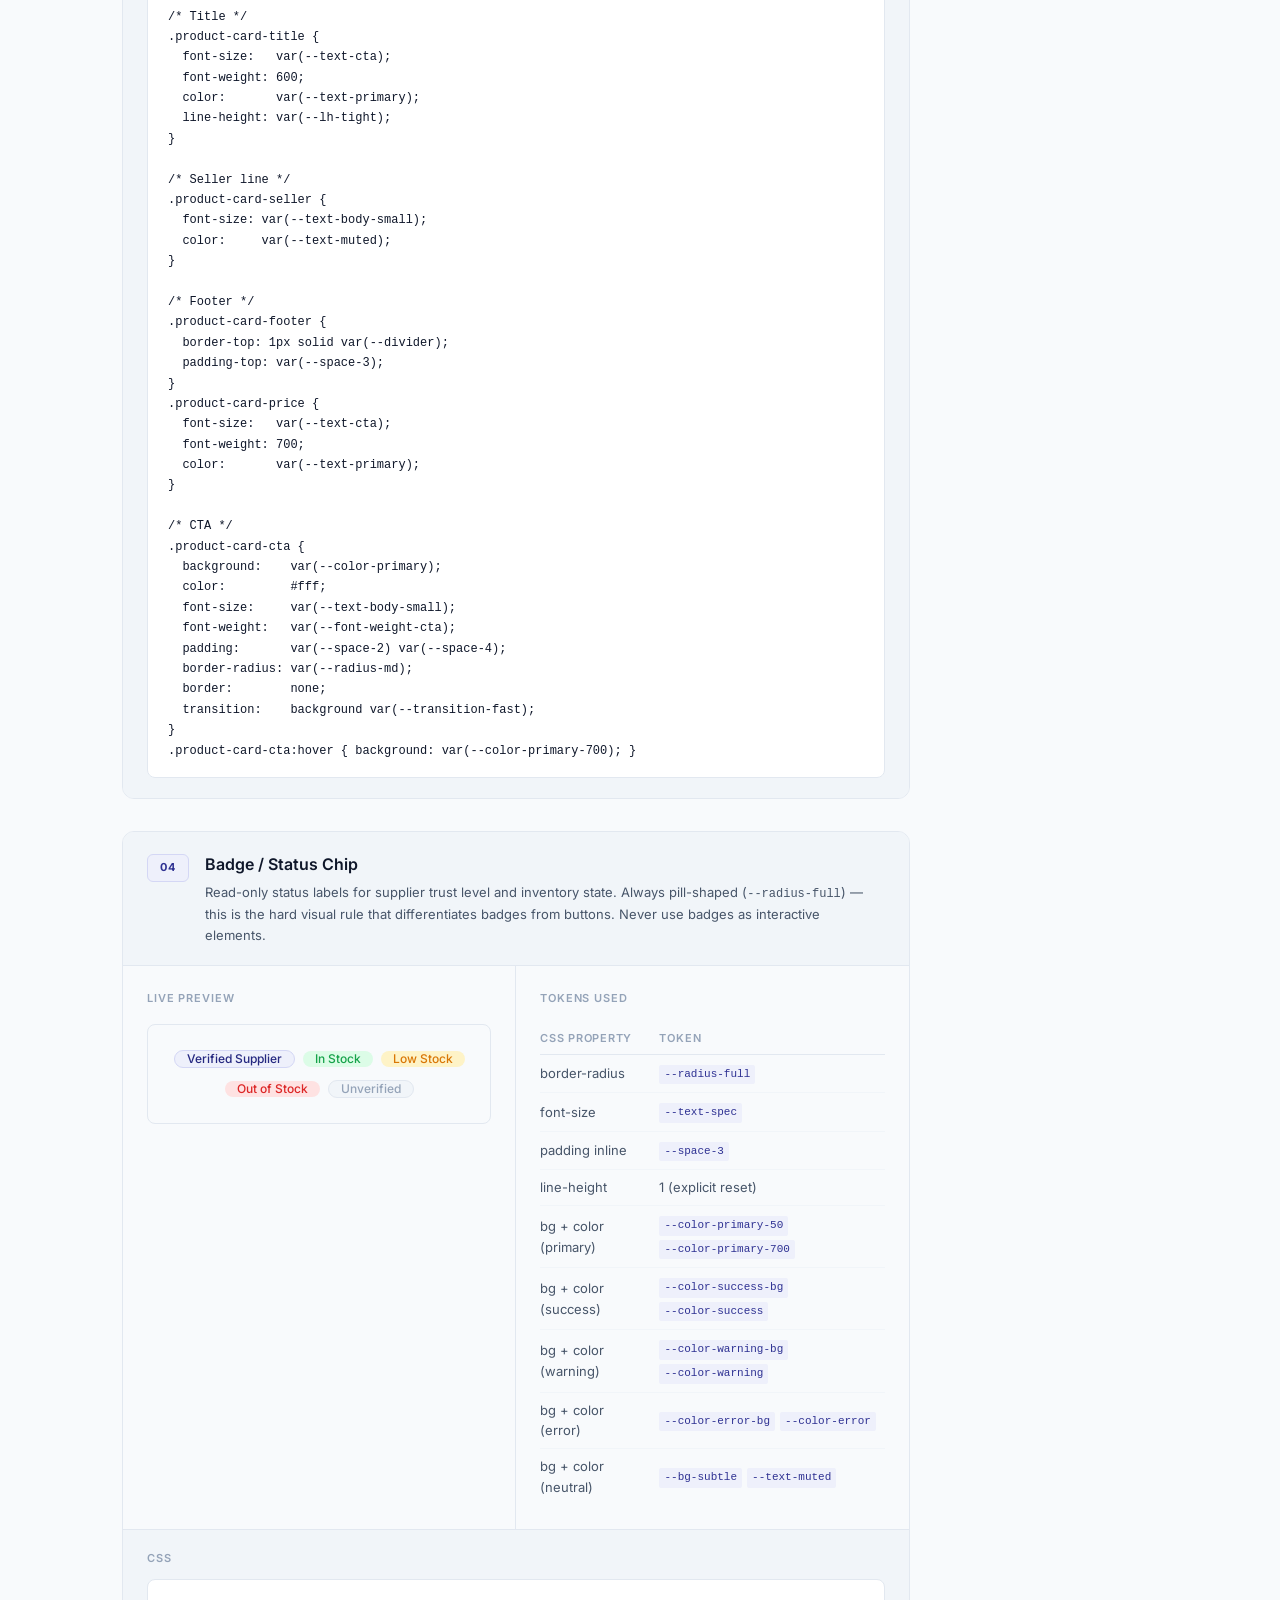
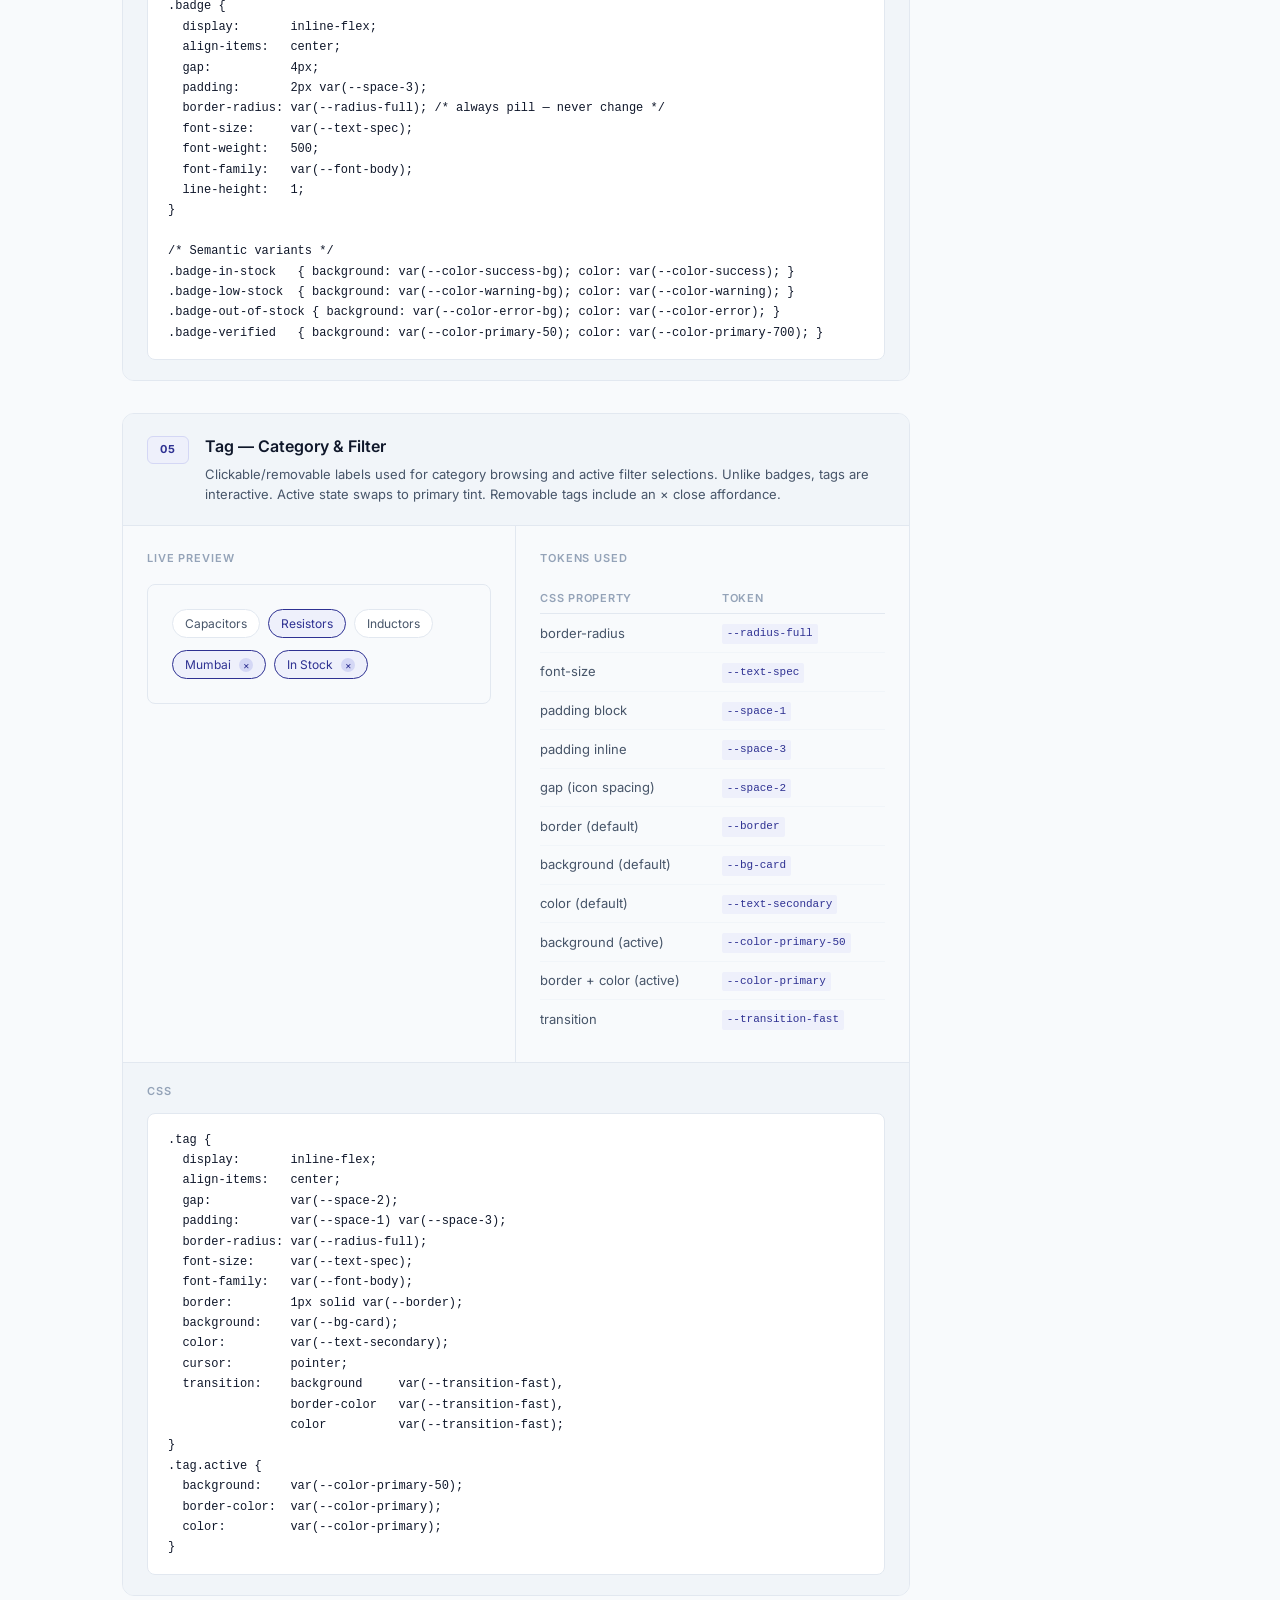
<file: design-tokens.html>
<!DOCTYPE html>
<html lang="en">
<head>
  <meta charset="UTF-8" />
  <meta name="viewport" content="width=device-width, initial-scale=1.0" />
  <title>Design Tokens — IndiaMART Corporate Style Guide</title>
  <link rel="stylesheet" href="shared/tokens.css" />
  <link rel="stylesheet" href="shared/nav.css" />
  <style>

    /* ── Layout ───────────────────────────────────────── */
    .page-body {
      max-width: 1100px;
      margin: 0 auto;
      padding: 48px 32px 80px;
    }

    /* ── Page header ──────────────────────────────────── */
    .page-eyebrow {
      font-size: var(--text-caption);
      font-weight: 600;
      letter-spacing: 0.1em;
      text-transform: uppercase;
      color: var(--color-primary);
      margin-bottom: 10px;
    }
    .page-title {
      font-size: var(--text-product-name);
      font-weight: 700;
      color: var(--text-primary);
      line-height: 1.15;
      margin-bottom: 12px;
    }
    .page-subtitle {
      font-size: var(--text-cta);
      color: var(--text-secondary);
      max-width: 640px;
      line-height: 1.65;
      margin-bottom: 32px;
    }

    /* Usage snippet */
    .usage-block {
      background: var(--bg-subtle);
      border: 1px solid var(--border);
      border-radius: var(--radius-lg);
      padding: 16px 20px;
      margin-bottom: 48px;
      display: flex;
      align-items: flex-start;
      gap: 24px;
      flex-wrap: wrap;
    }
    .usage-block-label {
      font-size: var(--text-caption);
      font-weight: 600;
      letter-spacing: 0.08em;
      text-transform: uppercase;
      color: var(--text-muted);
      margin-bottom: 8px;
    }
    .usage-block code {
      font-family: 'Menlo', 'Monaco', 'Courier New', monospace;
      font-size: var(--text-body-small);
      background: var(--bg-card);
      border: 1px solid var(--border);
      border-radius: var(--radius-md);
      padding: 10px 14px;
      display: block;
      color: var(--color-primary);
      white-space: pre;
    }
    [data-theme="dark"] .usage-block code { color: #a5b4fc; }

    /* ── Section ──────────────────────────────────────── */
    .token-section {
      margin-bottom: 56px;
    }
    .token-section-header {
      display: flex;
      align-items: baseline;
      gap: 12px;
      margin-bottom: 6px;
      padding-bottom: 12px;
      border-bottom: 1px solid var(--border);
    }
    .token-section-title {
      font-size: var(--text-body-large);
      font-weight: 700;
      color: var(--text-primary);
    }
    .token-section-count {
      font-size: var(--text-spec);
      font-weight: 500;
      color: var(--text-muted);
      background: var(--bg-subtle);
      border: 1px solid var(--border);
      border-radius: var(--radius-full);
      padding: 1px 8px;
    }
    .token-section-desc {
      font-size: var(--text-body-small);
      color: var(--text-secondary);
      margin-bottom: 16px;
      line-height: 1.6;
    }

    /* ── Token table ──────────────────────────────────── */
    .token-table {
      width: 100%;
      border-collapse: collapse;
      font-size: var(--text-body-small);
    }
    .token-table thead tr {
      border-bottom: 1px solid var(--border);
    }
    .token-table th {
      text-align: left;
      padding: 8px 12px;
      font-size: var(--text-caption);
      font-weight: 600;
      text-transform: uppercase;
      letter-spacing: 0.07em;
      color: var(--text-muted);
      white-space: nowrap;
    }
    .token-table th:first-child { padding-left: 0; }
    .token-table td {
      padding: 10px 12px;
      border-bottom: 1px solid var(--divider);
      vertical-align: middle;
    }
    .token-table td:first-child { padding-left: 0; }
    .token-table tr:last-child td { border-bottom: none; }
    .token-table tr:hover td { background: var(--bg-subtle); }

    /* Token name cell */
    .token-name {
      display: inline-flex;
      align-items: center;
      gap: 6px;
      font-family: 'Menlo', 'Monaco', 'Courier New', monospace;
      font-size: var(--text-spec);
      color: var(--color-primary);
      background: var(--color-primary-50);
      padding: 3px 8px;
      border-radius: var(--radius-sm);
      cursor: pointer;
      user-select: all;
      transition: background var(--transition-fast);
      white-space: nowrap;
    }
    .token-name:hover { background: var(--color-primary-100); }
    .token-name .copy-icon {
      opacity: 0;
      transition: opacity var(--transition-fast);
      flex-shrink: 0;
    }
    .token-name:hover .copy-icon { opacity: 0.6; }
    .token-name.copied { background: var(--color-success-bg); color: var(--color-success); }
    [data-theme="dark"] .token-name { background: rgba(46,49,146,0.18); }
    [data-theme="dark"] .token-name:hover { background: rgba(46,49,146,0.28); }

    /* Value cell */
    .token-value {
      font-family: 'Menlo', 'Monaco', 'Courier New', monospace;
      font-size: var(--text-spec);
      color: var(--text-secondary);
    }

    /* Swatch cell */
    .swatch {
      width: 28px;
      height: 28px;
      border-radius: var(--radius-sm);
      border: 1px solid rgba(0,0,0,0.08);
      flex-shrink: 0;
      display: inline-block;
    }
    .swatch-row {
      display: flex;
      align-items: center;
      gap: 8px;
    }
    [data-theme="dark"] .swatch { border-color: rgba(255,255,255,0.08); }

    /* Shadow preview */
    .shadow-preview {
      width: 48px;
      height: 28px;
      background: var(--bg-card);
      border-radius: var(--radius-md);
      display: inline-block;
    }

    /* Radius preview */
    .radius-preview {
      width: 28px;
      height: 28px;
      background: var(--color-primary-200);
      display: inline-block;
    }

    /* Spacing bar */
    .space-bar {
      height: 16px;
      background: var(--color-primary-200);
      border-radius: 2px;
      display: inline-block;
      vertical-align: middle;
    }

    /* Description cell */
    .token-desc {
      font-size: var(--text-spec);
      color: var(--text-muted);
      line-height: 1.5;
    }

    /* Usage badge */
    .usage-tag {
      display: inline-block;
      font-size: var(--text-caption);
      padding: 2px 7px;
      border-radius: var(--radius-full);
      background: var(--bg-subtle);
      border: 1px solid var(--border);
      color: var(--text-muted);
      white-space: nowrap;
    }

    /* ── Group label (sub-headers inside sections) ────── */
    .token-group-label {
      font-size: var(--text-caption);
      font-weight: 600;
      letter-spacing: 0.08em;
      text-transform: uppercase;
      color: var(--text-muted);
      padding: 14px 0 6px;
    }

    /* ── Surface demo (live tokens) ───────────────────── */
    .surface-demo {
      display: flex;
      gap: 8px;
      flex-wrap: wrap;
      margin-bottom: 16px;
    }
    .surface-chip {
      padding: 6px 14px;
      border-radius: var(--radius-full);
      font-size: var(--text-spec);
      border: 1px solid var(--border);
    }

    /* ── Dark-theme surface comparison ───────────────── */
    .theme-compare {
      display: grid;
      grid-template-columns: 1fr 1fr;
      gap: 16px;
      margin-bottom: 24px;
    }
    .theme-compare-panel {
      border-radius: var(--radius-xl);
      padding: 16px;
      border: 1px solid var(--border);
    }
    .theme-compare-label {
      font-size: var(--text-caption);
      font-weight: 600;
      text-transform: uppercase;
      letter-spacing: 0.07em;
      margin-bottom: 12px;
    }
    .theme-swatch-row {
      display: flex;
      align-items: center;
      gap: 8px;
      margin-bottom: 6px;
      font-size: var(--text-spec);
    }
    .theme-swatch {
      width: 20px;
      height: 20px;
      border-radius: 4px;
      border: 1px solid rgba(0,0,0,0.08);
      flex-shrink: 0;
    }

    /* ── Sticky section nav (right rail) ─────────────── */
    .page-layout {
      display: flex;
      gap: 48px;
      align-items: flex-start;
    }
    .page-content { flex: 1; min-width: 0; }
    .page-toc {
      width: 200px;
      flex-shrink: 0;
      position: sticky;
      top: 72px;
    }
    .toc-label {
      font-size: var(--text-caption);
      font-weight: 600;
      letter-spacing: 0.08em;
      text-transform: uppercase;
      color: var(--text-muted);
      margin-bottom: 12px;
    }
    .toc-link {
      display: block;
      font-size: var(--text-body-small);
      color: var(--text-secondary);
      padding: 5px 0 5px 10px;
      border-left: 2px solid var(--border);
      text-decoration: none;
      transition: color var(--transition-fast), border-color var(--transition-fast);
    }
    .toc-link:hover { color: var(--color-primary); border-left-color: var(--color-primary-300); text-decoration: none; }
    .toc-link.active { color: var(--color-primary); border-left-color: var(--color-primary); font-weight: 600; }

    /* ── "Copied!" toast ──────────────────────────────── */
    #copy-toast {
      position: fixed;
      bottom: 24px;
      left: 50%;
      transform: translateX(-50%) translateY(12px);
      background: #0f172a;
      color: #fff;
      font-size: var(--text-body-small);
      font-weight: 500;
      padding: 8px 18px;
      border-radius: var(--radius-full);
      opacity: 0;
      transition: opacity 200ms ease, transform 200ms ease;
      pointer-events: none;
      z-index: 999;
    }
    #copy-toast.show {
      opacity: 1;
      transform: translateX(-50%) translateY(0);
    }


    /* ── Token Usage Examples ─────────────────────────── */
    .ex-block {
      border: 1px solid var(--border);
      border-radius: var(--radius-xl);
      overflow: hidden;
      margin-bottom: var(--space-8);
    }
    .ex-block-header {
      display: flex;
      align-items: flex-start;
      gap: var(--space-4);
      padding: var(--space-5) var(--space-6);
      background: var(--bg-subtle);
      border-bottom: 1px solid var(--border);
    }
    .ex-block-num {
      font-size: var(--text-caption);
      font-weight: 700;
      letter-spacing: 0.1em;
      color: var(--color-primary);
      background: var(--color-primary-50);
      border: 1px solid var(--color-primary-100);
      border-radius: var(--radius-md);
      padding: var(--space-1) var(--space-3);
      white-space: nowrap;
      flex-shrink: 0;
      margin-top: 2px;
    }
    [data-theme="dark"] .ex-block-num {
      background: rgba(46,49,146,0.15);
      border-color: rgba(46,49,146,0.3);
    }
    .ex-block-title {
      font-size: var(--text-body-large);
      font-weight: 600;
      color: var(--text-primary);
      margin-bottom: 4px;
    }
    .ex-block-desc {
      font-size: var(--text-body-small);
      color: var(--text-secondary);
      line-height: 1.6;
    }
    .ex-panels {
      display: grid;
      grid-template-columns: 1fr 1fr;
      border-bottom: 1px solid var(--border);
    }
    .ex-preview-panel {
      padding: var(--space-6);
      border-right: 1px solid var(--border);
    }
    .ex-token-panel {
      padding: var(--space-6);
    }
    .ex-preview-label {
      font-size: var(--text-caption);
      font-weight: 600;
      letter-spacing: 0.08em;
      text-transform: uppercase;
      color: var(--text-muted);
      margin-bottom: var(--space-4);
    }
    .ex-preview-area {
      background: var(--bg-page);
      border: 1px solid var(--border);
      border-radius: var(--radius-lg);
      padding: var(--space-6);
      display: flex;
      align-items: center;
      justify-content: center;
      margin-bottom: var(--space-4);
      min-height: 100px;
    }
    .ex-state-row {
      display: flex;
      gap: var(--space-3);
      flex-wrap: wrap;
      align-items: center;
    }
    .ex-state-label {
      font-size: var(--text-caption);
      color: var(--text-muted);
      text-align: center;
      margin-top: 6px;
    }
    .ex-state-item {
      display: flex;
      flex-direction: column;
      align-items: center;
      gap: 4px;
    }

    /* Token map table */
    .ex-map-table {
      width: 100%;
      border-collapse: collapse;
      font-size: var(--text-body-small);
    }
    .ex-map-table th {
      text-align: left;
      padding: 6px 8px;
      font-size: var(--text-caption);
      font-weight: 600;
      text-transform: uppercase;
      letter-spacing: 0.07em;
      color: var(--text-muted);
      border-bottom: 1px solid var(--border);
    }
    .ex-map-table th:first-child { padding-left: 0; }
    .ex-map-table td {
      padding: 7px 8px;
      border-bottom: 1px solid var(--divider);
      vertical-align: middle;
      color: var(--text-secondary);
    }
    .ex-map-table td:first-child { padding-left: 0; }
    .ex-map-table tr:last-child td { border-bottom: none; }
    .ex-map-table code {
      font-family: 'Menlo', 'Monaco', 'Courier New', monospace;
      font-size: var(--text-caption);
      color: var(--color-primary);
      background: var(--color-primary-50);
      padding: 1px 5px;
      border-radius: var(--radius-xs);
      white-space: nowrap;
      display: inline-block;
      margin: 1px 1px 1px 0;
    }
    [data-theme="dark"] .ex-map-table code {
      background: rgba(46,49,146,0.18);
    }

    /* Code block */
    .ex-code-wrap {
      padding: var(--space-5) var(--space-6);
      background: var(--bg-subtle);
    }
    .ex-code-label {
      font-size: var(--text-caption);
      font-weight: 600;
      letter-spacing: 0.08em;
      text-transform: uppercase;
      color: var(--text-muted);
      margin-bottom: var(--space-3);
    }
    .ex-code {
      font-family: 'Menlo', 'Monaco', 'Courier New', monospace;
      font-size: var(--text-spec);
      line-height: 1.7;
      color: var(--text-primary);
      background: var(--bg-card);
      border: 1px solid var(--border);
      border-radius: var(--radius-lg);
      padding: var(--space-4) var(--space-5);
      overflow-x: auto;
      margin: 0;
      white-space: pre;
    }
    .ex-code .tok-prop  { color: var(--color-primary); }
    .ex-code .tok-var   { color: var(--color-success); }
    .ex-code .tok-sel   { color: var(--text-primary); font-weight: 600; }

    /* ── Demo: CTA Button ──────────────────────────────── */
    .demo-cta {
      background:    var(--color-primary);
      color:         #fff;
      font-family:   var(--font-body);
      font-size:     var(--text-cta);
      font-weight:   var(--font-weight-cta);
      height:        42px;
      padding:       0 var(--space-6);
      border-radius: var(--radius-lg);
      border:        none;
      cursor:        pointer;
      box-shadow:    var(--shadow-sm);
      transition:    background var(--transition-fast), box-shadow var(--transition-fast);
      letter-spacing: 0.01em;
    }
    .demo-cta:hover:not(:disabled) {
      background:  var(--color-primary-700);
      box-shadow:  var(--shadow-md);
    }
    .demo-cta:disabled {
      opacity: 0.45;
      cursor:  not-allowed;
    }
    .demo-cta-hover {
      background:  var(--color-primary-700);
      box-shadow:  var(--shadow-md);
    }

    /* ── Demo: Tab Bar ─────────────────────────────────── */
    .demo-tab-bar {
      display:       flex;
      border-bottom: 1px solid var(--border);
      gap:           var(--space-1);
      width: 100%;
    }
    .demo-tab {
      font-family:   var(--font-body);
      font-size:     var(--text-cta);
      font-weight:   500;
      color:         var(--text-secondary);
      padding:       var(--space-3) var(--space-4);
      background:    transparent;
      border:        none;
      border-bottom: 2px solid transparent;
      margin-bottom: -1px;
      cursor:        pointer;
      transition:    color var(--transition-fast), border-color var(--transition-fast);
      white-space:   nowrap;
    }
    .demo-tab:hover { color: var(--text-primary); }
    .demo-tab.active {
      color:        var(--color-primary);
      border-color: var(--color-primary);
      font-weight:  600;
    }

    /* ── Demo: Product Card ────────────────────────────── */
    .demo-card {
      background:    var(--bg-card);
      border:        1px solid var(--border);
      border-radius: var(--radius-xl);
      box-shadow:    var(--shadow-sm);
      overflow:      hidden;
      width: 260px;
      transition:    box-shadow var(--transition-normal), transform var(--transition-normal);
    }
    .demo-card:hover {
      box-shadow: var(--shadow-md);
      transform:  translateY(-2px);
    }
    .demo-card-image {
      background:  var(--bg-subtle);
      height:      120px;
      display:     flex;
      align-items: center;
      justify-content: center;
      border-bottom: 1px solid var(--border);
    }
    .demo-card-body {
      padding: var(--space-4);
    }
    .demo-card-badge {
      display:       inline-block;
      font-family:   var(--font-body);
      font-size:     var(--text-caption);
      font-weight:   600;
      color:         var(--color-primary-700);
      background:    var(--color-primary-50);
      border-radius: var(--radius-full);
      padding:       2px var(--space-3);
      margin-bottom: var(--space-2);
      letter-spacing: 0.02em;
    }
    [data-theme="dark"] .demo-card-badge {
      background: rgba(46,49,146,0.2);
      color: var(--color-primary-300);
    }
    .demo-card-title {
      font-family:   var(--font-body);
      font-size:     var(--text-cta);
      font-weight:   600;
      color:         var(--text-primary);
      line-height:   var(--lh-tight);
      margin-bottom: var(--space-2);
    }
    .demo-card-seller {
      font-size:     var(--text-body-small);
      color:         var(--text-muted);
      margin-bottom: var(--space-4);
    }
    .demo-card-footer {
      display:         flex;
      align-items:     center;
      justify-content: space-between;
      gap:             var(--space-2);
      padding-top:     var(--space-3);
      border-top:      1px solid var(--divider);
    }
    .demo-card-price {
      font-family:  var(--font-body);
      font-size:    var(--text-cta);
      font-weight:  700;
      color:        var(--text-primary);
    }
    .demo-card-unit {
      font-size:  var(--text-caption);
      font-weight: 400;
      color:      var(--text-muted);
    }
    .demo-card-cta {
      background:    var(--color-primary);
      color:         #fff;
      font-family:   var(--font-body);
      font-size:     var(--text-body-small);
      font-weight:   var(--font-weight-cta);
      padding:       var(--space-2) var(--space-4);
      border-radius: var(--radius-md);
      border:        none;
      cursor:        pointer;
      transition:    background var(--transition-fast);
      white-space:   nowrap;
    }
    .demo-card-cta:hover { background: var(--color-primary-700); }

    /* ── Demo: Badge ─────────────────────────────────── */
    .demo-badge-row { display: flex; flex-wrap: wrap; gap: var(--space-2); align-items: center; }
    .demo-badge {
      display: inline-flex;
      align-items: center;
      gap: 4px;
      padding: 2px var(--space-3);
      border-radius: var(--radius-full);
      font-size: var(--text-spec);
      font-weight: 500;
      font-family: var(--font-body);
      line-height: 1;
    }
    .demo-badge-primary  { background: var(--color-primary-50); color: var(--color-primary-700); border: 1px solid var(--color-primary-100); }
    .demo-badge-success  { background: var(--color-success-bg); color: var(--color-success); }
    .demo-badge-warning  { background: var(--color-warning-bg); color: var(--color-warning); }
    .demo-badge-error    { background: var(--color-error-bg);   color: var(--color-error); }
    .demo-badge-neutral  { background: var(--bg-subtle); color: var(--text-muted); border: 1px solid var(--border); }
    [data-theme="dark"] .demo-badge-primary { background: rgba(46,49,146,0.2); color: var(--color-primary-300); border-color: rgba(46,49,146,0.3); }

    /* ── Demo: Tag ───────────────────────────────────── */
    .demo-tag-row { display: flex; flex-wrap: wrap; gap: var(--space-2); }
    .demo-tag {
      display: inline-flex;
      align-items: center;
      gap: var(--space-2);
      padding: var(--space-1) var(--space-3);
      border-radius: var(--radius-full);
      font-size: var(--text-spec);
      font-family: var(--font-body);
      border: 1px solid var(--border);
      background: var(--bg-card);
      color: var(--text-secondary);
      cursor: pointer;
      transition: background var(--transition-fast), border-color var(--transition-fast), color var(--transition-fast);
    }
    .demo-tag.is-active {
      background: var(--color-primary-50);
      border-color: var(--color-primary);
      color: var(--color-primary);
    }
    [data-theme="dark"] .demo-tag.is-active { background: rgba(46,49,146,0.2); }
    .demo-tag-remove {
      width: 14px; height: 14px;
      border-radius: var(--radius-full);
      background: var(--color-primary-100);
      color: var(--color-primary);
      font-size: 10px;
      display: inline-flex; align-items: center; justify-content: center;
      line-height: 1;
    }

    /* ── Demo: Input Field ───────────────────────────── */
    .demo-input-stack { display: flex; flex-direction: column; gap: var(--space-4); width: 100%; max-width: 260px; }
    .demo-field { display: flex; flex-direction: column; gap: var(--space-1); }
    .demo-field-label { font-size: var(--text-spec); font-weight: 500; color: var(--text-primary); font-family: var(--font-body); }
    .demo-input {
      height: 40px;
      padding: 0 var(--space-3);
      background: var(--bg-card);
      border: 1.5px solid var(--border);
      border-radius: var(--radius-md);
      font-size: var(--text-cta);
      color: var(--text-primary);
      font-family: var(--font-body);
      transition: border-color var(--transition-fast), box-shadow var(--transition-fast);
      box-sizing: border-box;
      width: 100%;
    }
    .demo-input:focus {
      outline: none;
      border-color: var(--color-primary);
      box-shadow: 0 0 0 3px rgba(46,49,146,0.12);
    }
    .demo-input.is-error { border-color: var(--color-error); }
    .demo-input.is-error:focus { box-shadow: 0 0 0 3px rgba(220,38,38,0.12); }
    .demo-field-helper { font-size: var(--text-spec); color: var(--text-muted); font-family: var(--font-body); }
    .demo-field-error  { font-size: var(--text-spec); color: var(--color-error); font-family: var(--font-body); }

    /* ── Demo: Dropdown ──────────────────────────────── */
    .demo-select {
      height: 40px;
      padding: 0 var(--space-3);
      background: var(--bg-card);
      border: 1.5px solid var(--border);
      border-radius: var(--radius-md);
      font-size: var(--text-cta);
      color: var(--text-primary);
      font-family: var(--font-body);
      cursor: pointer;
      width: 100%;
      max-width: 260px;
      transition: border-color var(--transition-fast), box-shadow var(--transition-fast);
      appearance: none;
      background-image: url("data:image/svg+xml,%3Csvg xmlns='http://www.w3.org/2000/svg' width='12' height='12' viewBox='0 0 24 24' fill='none' stroke='%2394a3b8' stroke-width='2.5'%3E%3Cpolyline points='6 9 12 15 18 9'/%3E%3C/svg%3E");
      background-repeat: no-repeat;
      background-position: right var(--space-3) center;
      padding-right: var(--space-8);
    }
    .demo-select:focus {
      outline: none;
      border-color: var(--color-primary);
      box-shadow: 0 0 0 3px rgba(46,49,146,0.12);
    }

    /* ── Demo: Checkbox & Radio ──────────────────────── */
    .demo-check-stack { display: flex; flex-direction: column; gap: var(--space-3); }
    .demo-check-row { display: flex; align-items: center; gap: var(--space-2); font-size: var(--text-cta); color: var(--text-primary); font-family: var(--font-body); cursor: pointer; }
    .demo-check-box {
      width: 18px; height: 18px;
      border-radius: var(--radius-sm);
      border: 1.5px solid var(--border);
      background: var(--bg-card);
      display: flex; align-items: center; justify-content: center;
      flex-shrink: 0;
      transition: background var(--transition-fast), border-color var(--transition-fast);
    }
    .demo-check-box.is-checked { background: var(--color-primary); border-color: var(--color-primary); }
    .demo-check-box.is-disabled { opacity: 0.45; cursor: not-allowed; }
    .demo-radio-box {
      width: 18px; height: 18px;
      border-radius: var(--radius-full);
      border: 1.5px solid var(--border);
      background: var(--bg-card);
      display: flex; align-items: center; justify-content: center;
      flex-shrink: 0;
      transition: border-color var(--transition-fast);
    }
    .demo-radio-box.is-checked { border-color: var(--color-primary); }
    .demo-radio-dot { width: 8px; height: 8px; border-radius: var(--radius-full); background: var(--color-primary); }

    /* ── Demo: Toggle ────────────────────────────────── */
    .demo-toggle-stack { display: flex; flex-direction: column; gap: var(--space-4); }
    .demo-toggle-row { display: flex; align-items: center; gap: var(--space-3); font-size: var(--text-cta); color: var(--text-primary); font-family: var(--font-body); }
    .demo-toggle-track {
      width: 44px; height: 24px;
      border-radius: var(--radius-full);
      background: var(--bg-subtle);
      border: 1.5px solid var(--border);
      position: relative; cursor: pointer;
      transition: background var(--transition-fast), border-color var(--transition-fast);
      flex-shrink: 0;
    }
    .demo-toggle-track.is-on { background: var(--color-primary); border-color: var(--color-primary); }
    .demo-toggle-track.is-disabled { opacity: 0.45; cursor: not-allowed; }
    .demo-toggle-thumb {
      width: 18px; height: 18px;
      border-radius: var(--radius-full);
      background: #fff;
      position: absolute; top: 2px; left: 2px;
      transition: transform var(--transition-fast);
      box-shadow: var(--shadow-sm);
    }
    .demo-toggle-track.is-on .demo-toggle-thumb { transform: translateX(20px); }

    /* ── Demo: Avatar ────────────────────────────────── */
    .demo-avatar-row { display: flex; align-items: center; gap: var(--space-4); flex-wrap: wrap; }
    .demo-avatar {
      display: flex; align-items: center; justify-content: center;
      font-family: var(--font-body); font-weight: 600; color: #fff; flex-shrink: 0;
    }
    .demo-avatar-sm { width: 32px; height: 32px; font-size: var(--text-spec); }
    .demo-avatar-md { width: 40px; height: 40px; font-size: var(--text-cta); }
    .demo-avatar-lg { width: 56px; height: 56px; font-size: var(--text-body-large); }
    .demo-avatar-circle { border-radius: var(--radius-full); }
    .demo-avatar-square { border-radius: var(--radius-lg); }
    .demo-avatar-indigo { background: linear-gradient(135deg, var(--color-primary-400), var(--color-primary-800)); }
    .demo-avatar-teal { background: linear-gradient(135deg, #38b2ac, #1d8480); }
    .demo-avatar-amber { background: linear-gradient(135deg, #f59e0b, #d97706); }
    .demo-avatar-stack { display: flex; }
    .demo-avatar-stack .demo-avatar { border: 2px solid var(--bg-card); margin-left: -10px; }
    .demo-avatar-stack .demo-avatar:first-child { margin-left: 0; }

    /* ── Demo: Tooltip ───────────────────────────────── */
    .demo-tooltip-col { display: flex; flex-direction: column; align-items: center; gap: var(--space-2); }
    .demo-tooltip-box {
      padding: var(--space-2) var(--space-3);
      border-radius: var(--radius-md);
      font-size: var(--text-spec);
      white-space: nowrap;
      font-family: var(--font-body);
    }
    .demo-tooltip-dark  { background: #0f172a; color: #fff; }
    .demo-tooltip-light { background: var(--bg-card); color: var(--text-primary); border: 1px solid var(--border); box-shadow: var(--shadow-md); }
    .demo-tooltip-trigger {
      padding: var(--space-2) var(--space-4);
      border: 1.5px solid var(--border);
      border-radius: var(--radius-md);
      font-size: var(--text-spec);
      font-family: var(--font-body);
      background: var(--bg-card);
      color: var(--text-secondary);
    }

    /* ── Demo: Divider ───────────────────────────────── */
    .demo-divider-stack { display: flex; flex-direction: column; gap: var(--space-3); width: 100%; }
    .demo-divider { border: none; border-top: 1px solid var(--border); width: 100%; }
    .demo-divider-labeled {
      display: flex; align-items: center; gap: var(--space-3);
    }
    .demo-divider-labeled::before,
    .demo-divider-labeled::after { content: ''; flex: 1; border-top: 1px solid var(--border); }
    .demo-divider-label { font-size: var(--text-spec); color: var(--text-muted); font-family: var(--font-body); white-space: nowrap; }
    .demo-divider-section {
      display: flex; align-items: center; gap: var(--space-2);
      font-size: var(--text-spec); font-weight: 600; font-family: var(--font-body);
      color: var(--text-muted); letter-spacing: 0.06em; text-transform: uppercase;
    }
    .demo-divider-section::after { content: ''; flex: 1; border-top: 1px solid var(--border); }

    @media (max-width: 760px) {
      .ex-panels { grid-template-columns: 1fr; }
      .ex-preview-panel { border-right: none; border-bottom: 1px solid var(--border); }
    }

    /* ── Responsive ───────────────────────────────────── */
    @media (max-width: 900px) {
      .page-toc { display: none; }
      .page-layout { display: block; }
      .theme-compare { grid-template-columns: 1fr; }
    }
  </style>
</head>
<body>

<!-- DS Nav -->
<nav class="ds-nav">
  <div class="ds-nav-inner">
    <a href="index.html" class="ds-nav-logo">
      <div class="ds-nav-logo-icon">TN</div>
      IndiaMART CSG
    </a>
    <div class="ds-nav-links">
      <a href="components/foundations.html" class="ds-nav-link">Foundations</a>
      <a href="components/atoms.html" class="ds-nav-link">Atoms</a>
      <a href="components/molecules.html" class="ds-nav-link">Molecules</a>
      <a href="components/organisms.html" class="ds-nav-link">Organisms</a>
      <div class="ds-nav-divider"></div>
      <a href="pages/homepage.html" class="ds-nav-link">Home</a>
      <a href="pages/pdp.html" class="ds-nav-link">PDP</a>
      <a href="pages/category.html" class="ds-nav-link">Category</a>
      <a href="pages/seller-profile.html" class="ds-nav-link">Seller</a>
      <a href="pages/generator-pdp.html" class="ds-nav-link" data-page="generator-pdp">Generator PDP</a>
      <div class="ds-nav-divider"></div>
      <a href="design-tokens.html" class="ds-nav-link active" style="color:var(--color-primary);border-bottom:2px solid var(--color-primary);">Documentation</a>
    </div>
    <div class="ds-nav-controls">
      <button class="ds-theme-toggle" id="ds-theme-toggle"></button>
    </div>
  </div>
</nav>

<div class="ds-page">
  <div class="page-body">

    <!-- Page Header -->
    <div class="page-eyebrow">Developer Reference</div>
    <h1 class="page-title">Design Tokens</h1>
    <p class="page-subtitle">
      All CSS custom properties defined in <code style="font-family:monospace;font-size:var(--text-body-small);background:var(--bg-subtle);padding:1px 6px;border-radius:4px;border:1px solid var(--border);">shared/tokens.css</code>.
      Click any token name to copy it. Tokens are globally available — link the stylesheet once and use them anywhere.
    </p>

    <!-- How to use -->
    <div class="usage-block">
      <div>
        <div class="usage-block-label">1 — Import</div>
        <code>&lt;link rel="stylesheet" href="shared/tokens.css" /&gt;</code>
      </div>
      <div>
        <div class="usage-block-label">2 — Use</div>
        <code>background: var(--color-primary);
color: var(--text-primary);
padding: var(--space-4);
border-radius: var(--radius-lg);</code>
      </div>
      <div>
        <div class="usage-block-label">3 — Override (mobile surface)</div>
        <code>&lt;div class="surface-mobile"&gt;
  /* --color-primary resolves to teal */
&lt;/div&gt;</code>
      </div>
    </div>

    <!-- Two-column layout: content + TOC -->
    <div class="page-layout">

      <div class="page-content">

        <!-- ══════════════════════════════════════════════
             1. COLOR — PRIMARY SCALES
             ══════════════════════════════════════════════ -->
        <section class="token-section" id="section-color-primary">
          <div class="token-section-header">
            <span class="token-section-title">Primary Color — Desktop</span>
            <span class="token-section-count">11 tokens</span>
          </div>
          <p class="token-section-desc">
            Indigo scale. <code style="font-size:var(--text-spec);font-family:monospace;">--color-primary</code> resolves to the base step (<code style="font-size:var(--text-spec);font-family:monospace;">#2e3192</code>) by default.
            Overridden to teal on <code style="font-size:var(--text-spec);font-family:monospace;">.surface-mobile</code> elements.
          </p>
          <table class="token-table">
            <thead><tr>
              <th>Token</th><th>Value</th><th></th><th>Usage</th>
            </tr></thead>
            <tbody>
              <tr><td><span class="token-name" data-token="--color-primary">--color-primary<svg class="copy-icon" width="11" height="11" viewBox="0 0 24 24" fill="none" stroke="currentColor" stroke-width="2.5"><rect x="9" y="9" width="13" height="13" rx="2"/><path d="M5 15H4a2 2 0 0 1-2-2V4a2 2 0 0 1 2-2h9a2 2 0 0 1 2 2v1"/></svg></span></td><td class="token-value">#2e3192</td><td><span class="swatch" style="background:#2e3192;"></span></td><td class="token-desc">Alias for <code style="font-size:var(--text-caption);font-family:monospace;">--color-primary-600</code>. CTAs, links, active states</td></tr>
              <tr><td><span class="token-name" data-token="--color-primary-50">--color-primary-50<svg class="copy-icon" width="11" height="11" viewBox="0 0 24 24" fill="none" stroke="currentColor" stroke-width="2.5"><rect x="9" y="9" width="13" height="13" rx="2"/><path d="M5 15H4a2 2 0 0 1-2-2V4a2 2 0 0 1 2-2h9a2 2 0 0 1 2 2v1"/></svg></span></td><td class="token-value">#eef0fb</td><td><span class="swatch" style="background:#eef0fb;"></span></td><td class="token-desc">Chip & badge backgrounds, hover tints</td></tr>
              <tr><td><span class="token-name" data-token="--color-primary-100">--color-primary-100<svg class="copy-icon" width="11" height="11" viewBox="0 0 24 24" fill="none" stroke="currentColor" stroke-width="2.5"><rect x="9" y="9" width="13" height="13" rx="2"/><path d="M5 15H4a2 2 0 0 1-2-2V4a2 2 0 0 1 2-2h9a2 2 0 0 1 2 2v1"/></svg></span></td><td class="token-value">#d4d7f5</td><td><span class="swatch" style="background:#d4d7f5;"></span></td><td class="token-desc">Avatar backgrounds, subtle fills</td></tr>
              <tr><td><span class="token-name" data-token="--color-primary-200">--color-primary-200<svg class="copy-icon" width="11" height="11" viewBox="0 0 24 24" fill="none" stroke="currentColor" stroke-width="2.5"><rect x="9" y="9" width="13" height="13" rx="2"/><path d="M5 15H4a2 2 0 0 1-2-2V4a2 2 0 0 1 2-2h9a2 2 0 0 1 2 2v1"/></svg></span></td><td class="token-value">#a9afeb</td><td><span class="swatch" style="background:#a9afeb;"></span></td><td class="token-desc">Card hover border colour</td></tr>
              <tr><td><span class="token-name" data-token="--color-primary-300">--color-primary-300<svg class="copy-icon" width="11" height="11" viewBox="0 0 24 24" fill="none" stroke="currentColor" stroke-width="2.5"><rect x="9" y="9" width="13" height="13" rx="2"/><path d="M5 15H4a2 2 0 0 1-2-2V4a2 2 0 0 1 2-2h9a2 2 0 0 1 2 2v1"/></svg></span></td><td class="token-value">#7e88e0</td><td><span class="swatch" style="background:#7e88e0;"></span></td><td class="token-desc">Illustrations, decorative elements</td></tr>
              <tr><td><span class="token-name" data-token="--color-primary-400">--color-primary-400<svg class="copy-icon" width="11" height="11" viewBox="0 0 24 24" fill="none" stroke="currentColor" stroke-width="2.5"><rect x="9" y="9" width="13" height="13" rx="2"/><path d="M5 15H4a2 2 0 0 1-2-2V4a2 2 0 0 1 2-2h9a2 2 0 0 1 2 2v1"/></svg></span></td><td class="token-value">#5360d6</td><td><span class="swatch" style="background:#5360d6;"></span></td><td class="token-desc">Secondary interactive elements</td></tr>
              <tr><td><span class="token-name" data-token="--color-primary-500">--color-primary-500<svg class="copy-icon" width="11" height="11" viewBox="0 0 24 24" fill="none" stroke="currentColor" stroke-width="2.5"><rect x="9" y="9" width="13" height="13" rx="2"/><path d="M5 15H4a2 2 0 0 1-2-2V4a2 2 0 0 1 2-2h9a2 2 0 0 1 2 2v1"/></svg></span></td><td class="token-value">#3b45c4</td><td><span class="swatch" style="background:#3b45c4;"></span></td><td class="token-desc">Focus rings, active link underlines</td></tr>
              <tr><td><span class="token-name" data-token="--color-primary-600">--color-primary-600<svg class="copy-icon" width="11" height="11" viewBox="0 0 24 24" fill="none" stroke="currentColor" stroke-width="2.5"><rect x="9" y="9" width="13" height="13" rx="2"/><path d="M5 15H4a2 2 0 0 1-2-2V4a2 2 0 0 1 2-2h9a2 2 0 0 1 2 2v1"/></svg></span></td><td class="token-value">#2e3192</td><td><span class="swatch" style="background:#2e3192;"></span></td><td class="token-desc"><strong>Base step.</strong> Same as <code style="font-size:var(--text-caption);font-family:monospace;">--color-primary</code></td></tr>
              <tr><td><span class="token-name" data-token="--color-primary-700">--color-primary-700<svg class="copy-icon" width="11" height="11" viewBox="0 0 24 24" fill="none" stroke="currentColor" stroke-width="2.5"><rect x="9" y="9" width="13" height="13" rx="2"/><path d="M5 15H4a2 2 0 0 1-2-2V4a2 2 0 0 1 2-2h9a2 2 0 0 1 2 2v1"/></svg></span></td><td class="token-value">#252880</td><td><span class="swatch" style="background:#252880;"></span></td><td class="token-desc">Button hover/pressed state</td></tr>
              <tr><td><span class="token-name" data-token="--color-primary-800">--color-primary-800<svg class="copy-icon" width="11" height="11" viewBox="0 0 24 24" fill="none" stroke="currentColor" stroke-width="2.5"><rect x="9" y="9" width="13" height="13" rx="2"/><path d="M5 15H4a2 2 0 0 1-2-2V4a2 2 0 0 1 2-2h9a2 2 0 0 1 2 2v1"/></svg></span></td><td class="token-value">#1c1e60</td><td><span class="swatch" style="background:#1c1e60;"></span></td><td class="token-desc">Hero gradient start, dark overlays</td></tr>
              <tr><td><span class="token-name" data-token="--color-primary-900">--color-primary-900<svg class="copy-icon" width="11" height="11" viewBox="0 0 24 24" fill="none" stroke="currentColor" stroke-width="2.5"><rect x="9" y="9" width="13" height="13" rx="2"/><path d="M5 15H4a2 2 0 0 1-2-2V4a2 2 0 0 1 2-2h9a2 2 0 0 1 2 2v1"/></svg></span></td><td class="token-value">#131540</td><td><span class="swatch" style="background:#131540;"></span></td><td class="token-desc">Deepest shade, use sparingly</td></tr>
            </tbody>
          </table>
        </section>

        <!-- ── Mobile primary ── -->
        <section class="token-section" id="section-color-mobile">
          <div class="token-section-header">
            <span class="token-section-title">Primary Color — Mobile / App</span>
            <span class="token-section-count">10 tokens</span>
          </div>
          <p class="token-section-desc">
            Teal scale. These are static reference variables. The active mobile overrides are applied by adding
            <code style="font-size:var(--text-spec);font-family:monospace;">.surface-mobile</code> to a container —
            that remaps <code style="font-size:var(--text-spec);font-family:monospace;">--color-primary</code> through
            <code style="font-size:var(--text-spec);font-family:monospace;">--color-primary-900</code> to teal values automatically.
          </p>
          <table class="token-table">
            <thead><tr><th>Token</th><th>Value</th><th></th><th>Notes</th></tr></thead>
            <tbody>
              <tr><td><span class="token-name" data-token="--color-primary-m-50">--color-primary-m-50<svg class="copy-icon" width="11" height="11" viewBox="0 0 24 24" fill="none" stroke="currentColor" stroke-width="2.5"><rect x="9" y="9" width="13" height="13" rx="2"/><path d="M5 15H4a2 2 0 0 1-2-2V4a2 2 0 0 1 2-2h9a2 2 0 0 1 2 2v1"/></svg></span></td><td class="token-value">#e6f4f4</td><td><span class="swatch" style="background:#e6f4f4;"></span></td><td class="token-desc">Reference only — use inside <code style="font-size:var(--text-caption);font-family:monospace;">.surface-mobile</code></td></tr>
              <tr><td><span class="token-name" data-token="--color-primary-m-100">--color-primary-m-100<svg class="copy-icon" width="11" height="11" viewBox="0 0 24 24" fill="none" stroke="currentColor" stroke-width="2.5"><rect x="9" y="9" width="13" height="13" rx="2"/><path d="M5 15H4a2 2 0 0 1-2-2V4a2 2 0 0 1 2-2h9a2 2 0 0 1 2 2v1"/></svg></span></td><td class="token-value">#b3dfde</td><td><span class="swatch" style="background:#b3dfde;"></span></td><td class="token-desc"></td></tr>
              <tr><td><span class="token-name" data-token="--color-primary-m-200">--color-primary-m-200<svg class="copy-icon" width="11" height="11" viewBox="0 0 24 24" fill="none" stroke="currentColor" stroke-width="2.5"><rect x="9" y="9" width="13" height="13" rx="2"/><path d="M5 15H4a2 2 0 0 1-2-2V4a2 2 0 0 1 2-2h9a2 2 0 0 1 2 2v1"/></svg></span></td><td class="token-value">#80cac9</td><td><span class="swatch" style="background:#80cac9;"></span></td><td class="token-desc"></td></tr>
              <tr><td><span class="token-name" data-token="--color-primary-m-300">--color-primary-m-300<svg class="copy-icon" width="11" height="11" viewBox="0 0 24 24" fill="none" stroke="currentColor" stroke-width="2.5"><rect x="9" y="9" width="13" height="13" rx="2"/><path d="M5 15H4a2 2 0 0 1-2-2V4a2 2 0 0 1 2-2h9a2 2 0 0 1 2 2v1"/></svg></span></td><td class="token-value">#4db5b3</td><td><span class="swatch" style="background:#4db5b3;"></span></td><td class="token-desc"></td></tr>
              <tr><td><span class="token-name" data-token="--color-primary-m-400">--color-primary-m-400<svg class="copy-icon" width="11" height="11" viewBox="0 0 24 24" fill="none" stroke="currentColor" stroke-width="2.5"><rect x="9" y="9" width="13" height="13" rx="2"/><path d="M5 15H4a2 2 0 0 1-2-2V4a2 2 0 0 1 2-2h9a2 2 0 0 1 2 2v1"/></svg></span></td><td class="token-value">#26a09e</td><td><span class="swatch" style="background:#26a09e;"></span></td><td class="token-desc"></td></tr>
              <tr><td><span class="token-name" data-token="--color-primary-m-500">--color-primary-m-500<svg class="copy-icon" width="11" height="11" viewBox="0 0 24 24" fill="none" stroke="currentColor" stroke-width="2.5"><rect x="9" y="9" width="13" height="13" rx="2"/><path d="M5 15H4a2 2 0 0 1-2-2V4a2 2 0 0 1 2-2h9a2 2 0 0 1 2 2v1"/></svg></span></td><td class="token-value">#1d8480</td><td><span class="swatch" style="background:#1d8480;"></span></td><td class="token-desc"><strong>Mobile base.</strong> Remapped to <code style="font-size:var(--text-caption);font-family:monospace;">--color-primary</code> in <code style="font-size:var(--text-caption);font-family:monospace;">.surface-mobile</code></td></tr>
              <tr><td><span class="token-name" data-token="--color-primary-m-600">--color-primary-m-600<svg class="copy-icon" width="11" height="11" viewBox="0 0 24 24" fill="none" stroke="currentColor" stroke-width="2.5"><rect x="9" y="9" width="13" height="13" rx="2"/><path d="M5 15H4a2 2 0 0 1-2-2V4a2 2 0 0 1 2-2h9a2 2 0 0 1 2 2v1"/></svg></span></td><td class="token-value">#177b77</td><td><span class="swatch" style="background:#177b77;"></span></td><td class="token-desc"></td></tr>
              <tr><td><span class="token-name" data-token="--color-primary-m-700">--color-primary-m-700<svg class="copy-icon" width="11" height="11" viewBox="0 0 24 24" fill="none" stroke="currentColor" stroke-width="2.5"><rect x="9" y="9" width="13" height="13" rx="2"/><path d="M5 15H4a2 2 0 0 1-2-2V4a2 2 0 0 1 2-2h9a2 2 0 0 1 2 2v1"/></svg></span></td><td class="token-value">#11716d</td><td><span class="swatch" style="background:#11716d;"></span></td><td class="token-desc"></td></tr>
              <tr><td><span class="token-name" data-token="--color-primary-m-800">--color-primary-m-800<svg class="copy-icon" width="11" height="11" viewBox="0 0 24 24" fill="none" stroke="currentColor" stroke-width="2.5"><rect x="9" y="9" width="13" height="13" rx="2"/><path d="M5 15H4a2 2 0 0 1-2-2V4a2 2 0 0 1 2-2h9a2 2 0 0 1 2 2v1"/></svg></span></td><td class="token-value">#0b6360</td><td><span class="swatch" style="background:#0b6360;"></span></td><td class="token-desc"></td></tr>
              <tr><td><span class="token-name" data-token="--color-primary-m-900">--color-primary-m-900<svg class="copy-icon" width="11" height="11" viewBox="0 0 24 24" fill="none" stroke="currentColor" stroke-width="2.5"><rect x="9" y="9" width="13" height="13" rx="2"/><path d="M5 15H4a2 2 0 0 1-2-2V4a2 2 0 0 1 2-2h9a2 2 0 0 1 2 2v1"/></svg></span></td><td class="token-value">#074f4d</td><td><span class="swatch" style="background:#074f4d;"></span></td><td class="token-desc"></td></tr>
            </tbody>
          </table>
        </section>

        <!-- ── Semantic colors ── -->
        <section class="token-section" id="section-color-semantic">
          <div class="token-section-header">
            <span class="token-section-title">Semantic Colors</span>
            <span class="token-section-count">8 tokens</span>
          </div>
          <p class="token-section-desc">Communicates state. Always use the semantic token — never hardcode status colors.</p>
          <table class="token-table">
            <thead><tr><th>Token</th><th>Value</th><th></th><th>Usage</th></tr></thead>
            <tbody>
              <tr><td><span class="token-name" data-token="--color-success">--color-success<svg class="copy-icon" width="11" height="11" viewBox="0 0 24 24" fill="none" stroke="currentColor" stroke-width="2.5"><rect x="9" y="9" width="13" height="13" rx="2"/><path d="M5 15H4a2 2 0 0 1-2-2V4a2 2 0 0 1 2-2h9a2 2 0 0 1 2 2v1"/></svg></span></td><td class="token-value">#16a34a</td><td><span class="swatch" style="background:#16a34a;"></span></td><td class="token-desc">Success text, icon, border</td></tr>
              <tr><td><span class="token-name" data-token="--color-success-bg">--color-success-bg<svg class="copy-icon" width="11" height="11" viewBox="0 0 24 24" fill="none" stroke="currentColor" stroke-width="2.5"><rect x="9" y="9" width="13" height="13" rx="2"/><path d="M5 15H4a2 2 0 0 1-2-2V4a2 2 0 0 1 2-2h9a2 2 0 0 1 2 2v1"/></svg></span></td><td class="token-value">#dcfce7</td><td><span class="swatch" style="background:#dcfce7;"></span></td><td class="token-desc">Success banner / chip background</td></tr>
              <tr><td><span class="token-name" data-token="--color-warning">--color-warning<svg class="copy-icon" width="11" height="11" viewBox="0 0 24 24" fill="none" stroke="currentColor" stroke-width="2.5"><rect x="9" y="9" width="13" height="13" rx="2"/><path d="M5 15H4a2 2 0 0 1-2-2V4a2 2 0 0 1 2-2h9a2 2 0 0 1 2 2v1"/></svg></span></td><td class="token-value">#d97706</td><td><span class="swatch" style="background:#d97706;"></span></td><td class="token-desc">Warning text, icon, border</td></tr>
              <tr><td><span class="token-name" data-token="--color-warning-bg">--color-warning-bg<svg class="copy-icon" width="11" height="11" viewBox="0 0 24 24" fill="none" stroke="currentColor" stroke-width="2.5"><rect x="9" y="9" width="13" height="13" rx="2"/><path d="M5 15H4a2 2 0 0 1-2-2V4a2 2 0 0 1 2-2h9a2 2 0 0 1 2 2v1"/></svg></span></td><td class="token-value">#fef3c7</td><td><span class="swatch" style="background:#fef3c7;"></span></td><td class="token-desc">Warning banner / chip background</td></tr>
              <tr><td><span class="token-name" data-token="--color-error">--color-error<svg class="copy-icon" width="11" height="11" viewBox="0 0 24 24" fill="none" stroke="currentColor" stroke-width="2.5"><rect x="9" y="9" width="13" height="13" rx="2"/><path d="M5 15H4a2 2 0 0 1-2-2V4a2 2 0 0 1 2-2h9a2 2 0 0 1 2 2v1"/></svg></span></td><td class="token-value">#dc2626</td><td><span class="swatch" style="background:#dc2626;"></span></td><td class="token-desc">Error text, destructive actions, cart badge</td></tr>
              <tr><td><span class="token-name" data-token="--color-error-bg">--color-error-bg<svg class="copy-icon" width="11" height="11" viewBox="0 0 24 24" fill="none" stroke="currentColor" stroke-width="2.5"><rect x="9" y="9" width="13" height="13" rx="2"/><path d="M5 15H4a2 2 0 0 1-2-2V4a2 2 0 0 1 2-2h9a2 2 0 0 1 2 2v1"/></svg></span></td><td class="token-value">#fee2e2</td><td><span class="swatch" style="background:#fee2e2;"></span></td><td class="token-desc">Error banner / chip background</td></tr>
              <tr><td><span class="token-name" data-token="--color-info">--color-info<svg class="copy-icon" width="11" height="11" viewBox="0 0 24 24" fill="none" stroke="currentColor" stroke-width="2.5"><rect x="9" y="9" width="13" height="13" rx="2"/><path d="M5 15H4a2 2 0 0 1-2-2V4a2 2 0 0 1 2-2h9a2 2 0 0 1 2 2v1"/></svg></span></td><td class="token-value">#0284c7</td><td><span class="swatch" style="background:#0284c7;"></span></td><td class="token-desc">Info text, icon, border</td></tr>
              <tr><td><span class="token-name" data-token="--color-info-bg">--color-info-bg<svg class="copy-icon" width="11" height="11" viewBox="0 0 24 24" fill="none" stroke="currentColor" stroke-width="2.5"><rect x="9" y="9" width="13" height="13" rx="2"/><path d="M5 15H4a2 2 0 0 1-2-2V4a2 2 0 0 1 2-2h9a2 2 0 0 1 2 2v1"/></svg></span></td><td class="token-value">#e0f2fe</td><td><span class="swatch" style="background:#e0f2fe;"></span></td><td class="token-desc">Info banner / chip background</td></tr>
            </tbody>
          </table>
        </section>

        <!-- ── Neutral grays ── -->
        <section class="token-section" id="section-neutral">
          <div class="token-section-header">
            <span class="token-section-title">Neutral Grays</span>
            <span class="token-section-count">10 tokens</span>
          </div>
          <p class="token-section-desc">Slate-based gray scale. Prefer surface tokens (<code style="font-size:var(--text-spec);font-family:monospace;">--text-*</code>, <code style="font-size:var(--text-spec);font-family:monospace;">--bg-*</code>) for UI elements — use the raw neutral scale only for decorative or one-off cases.</p>
          <table class="token-table">
            <thead><tr><th>Token</th><th>Value</th><th></th><th>Common use</th></tr></thead>
            <tbody>
              <tr><td><span class="token-name" data-token="--neutral-50">--neutral-50<svg class="copy-icon" width="11" height="11" viewBox="0 0 24 24" fill="none" stroke="currentColor" stroke-width="2.5"><rect x="9" y="9" width="13" height="13" rx="2"/><path d="M5 15H4a2 2 0 0 1-2-2V4a2 2 0 0 1 2-2h9a2 2 0 0 1 2 2v1"/></svg></span></td><td class="token-value">#f8fafc</td><td><span class="swatch" style="background:#f8fafc;"></span></td><td class="token-desc">→ <code style="font-size:var(--text-caption);font-family:monospace;">--bg-page</code></td></tr>
              <tr><td><span class="token-name" data-token="--neutral-100">--neutral-100<svg class="copy-icon" width="11" height="11" viewBox="0 0 24 24" fill="none" stroke="currentColor" stroke-width="2.5"><rect x="9" y="9" width="13" height="13" rx="2"/><path d="M5 15H4a2 2 0 0 1-2-2V4a2 2 0 0 1 2-2h9a2 2 0 0 1 2 2v1"/></svg></span></td><td class="token-value">#f1f5f9</td><td><span class="swatch" style="background:#f1f5f9;"></span></td><td class="token-desc">→ <code style="font-size:var(--text-caption);font-family:monospace;">--bg-subtle</code>, <code style="font-size:var(--text-caption);font-family:monospace;">--divider</code></td></tr>
              <tr><td><span class="token-name" data-token="--neutral-200">--neutral-200<svg class="copy-icon" width="11" height="11" viewBox="0 0 24 24" fill="none" stroke="currentColor" stroke-width="2.5"><rect x="9" y="9" width="13" height="13" rx="2"/><path d="M5 15H4a2 2 0 0 1-2-2V4a2 2 0 0 1 2-2h9a2 2 0 0 1 2 2v1"/></svg></span></td><td class="token-value">#e2e8f0</td><td><span class="swatch" style="background:#e2e8f0;"></span></td><td class="token-desc">→ <code style="font-size:var(--text-caption);font-family:monospace;">--border</code></td></tr>
              <tr><td><span class="token-name" data-token="--neutral-300">--neutral-300<svg class="copy-icon" width="11" height="11" viewBox="0 0 24 24" fill="none" stroke="currentColor" stroke-width="2.5"><rect x="9" y="9" width="13" height="13" rx="2"/><path d="M5 15H4a2 2 0 0 1-2-2V4a2 2 0 0 1 2-2h9a2 2 0 0 1 2 2v1"/></svg></span></td><td class="token-value">#cbd5e1</td><td><span class="swatch" style="background:#cbd5e1;"></span></td><td class="token-desc">Disabled borders, skeleton base</td></tr>
              <tr><td><span class="token-name" data-token="--neutral-400">--neutral-400<svg class="copy-icon" width="11" height="11" viewBox="0 0 24 24" fill="none" stroke="currentColor" stroke-width="2.5"><rect x="9" y="9" width="13" height="13" rx="2"/><path d="M5 15H4a2 2 0 0 1-2-2V4a2 2 0 0 1 2-2h9a2 2 0 0 1 2 2v1"/></svg></span></td><td class="token-value">#94a3b8</td><td><span class="swatch" style="background:#94a3b8;"></span></td><td class="token-desc">→ <code style="font-size:var(--text-caption);font-family:monospace;">--text-muted</code></td></tr>
              <tr><td><span class="token-name" data-token="--neutral-500">--neutral-500<svg class="copy-icon" width="11" height="11" viewBox="0 0 24 24" fill="none" stroke="currentColor" stroke-width="2.5"><rect x="9" y="9" width="13" height="13" rx="2"/><path d="M5 15H4a2 2 0 0 1-2-2V4a2 2 0 0 1 2-2h9a2 2 0 0 1 2 2v1"/></svg></span></td><td class="token-value">#64748b</td><td><span class="swatch" style="background:#64748b;"></span></td><td class="token-desc">Placeholder text, icon fills</td></tr>
              <tr><td><span class="token-name" data-token="--neutral-600">--neutral-600<svg class="copy-icon" width="11" height="11" viewBox="0 0 24 24" fill="none" stroke="currentColor" stroke-width="2.5"><rect x="9" y="9" width="13" height="13" rx="2"/><path d="M5 15H4a2 2 0 0 1-2-2V4a2 2 0 0 1 2-2h9a2 2 0 0 1 2 2v1"/></svg></span></td><td class="token-value">#475569</td><td><span class="swatch" style="background:#475569;"></span></td><td class="token-desc">→ <code style="font-size:var(--text-caption);font-family:monospace;">--text-secondary</code></td></tr>
              <tr><td><span class="token-name" data-token="--neutral-700">--neutral-700<svg class="copy-icon" width="11" height="11" viewBox="0 0 24 24" fill="none" stroke="currentColor" stroke-width="2.5"><rect x="9" y="9" width="13" height="13" rx="2"/><path d="M5 15H4a2 2 0 0 1-2-2V4a2 2 0 0 1 2-2h9a2 2 0 0 1 2 2v1"/></svg></span></td><td class="token-value">#334155</td><td><span class="swatch" style="background:#334155;"></span></td><td class="token-desc">Dark UI text, subheadings on dark bg</td></tr>
              <tr><td><span class="token-name" data-token="--neutral-800">--neutral-800<svg class="copy-icon" width="11" height="11" viewBox="0 0 24 24" fill="none" stroke="currentColor" stroke-width="2.5"><rect x="9" y="9" width="13" height="13" rx="2"/><path d="M5 15H4a2 2 0 0 1-2-2V4a2 2 0 0 1 2-2h9a2 2 0 0 1 2 2v1"/></svg></span></td><td class="token-value">#1e293b</td><td><span class="swatch" style="background:#1e293b;"></span></td><td class="token-desc">High-contrast text on light bg</td></tr>
              <tr><td><span class="token-name" data-token="--neutral-900">--neutral-900<svg class="copy-icon" width="11" height="11" viewBox="0 0 24 24" fill="none" stroke="currentColor" stroke-width="2.5"><rect x="9" y="9" width="13" height="13" rx="2"/><path d="M5 15H4a2 2 0 0 1-2-2V4a2 2 0 0 1 2-2h9a2 2 0 0 1 2 2v1"/></svg></span></td><td class="token-value">#0f172a</td><td><span class="swatch" style="background:#0f172a;"></span></td><td class="token-desc">→ <code style="font-size:var(--text-caption);font-family:monospace;">--text-primary</code> (light theme)</td></tr>
            </tbody>
          </table>
        </section>

        <!-- ══════════════════════════════════════════════
             2. SURFACE TOKENS
             ══════════════════════════════════════════════ -->
        <section class="token-section" id="section-surface">
          <div class="token-section-header">
            <span class="token-section-title">Surface Tokens</span>
            <span class="token-section-count">8 tokens · theme-aware</span>
          </div>
          <p class="token-section-desc">
            These tokens switch automatically between light and dark values when
            <code style="font-size:var(--text-spec);font-family:monospace;">[data-theme="dark"]</code> is set on <code style="font-size:var(--text-spec);font-family:monospace;">&lt;html&gt;</code>.
            Always use surface tokens for backgrounds, borders, and text — never hardcode their equivalent hex values.
          </p>

          <div class="theme-compare">
            <div class="theme-compare-panel" style="background:#f8fafc;">
              <div class="theme-compare-label" style="color:#64748b;">☀️ Light theme</div>
              <div class="theme-swatch-row"><div class="theme-swatch" style="background:#f8fafc;"></div><code style="font-size:var(--text-caption);font-family:monospace;">--bg-page: #f8fafc</code></div>
              <div class="theme-swatch-row"><div class="theme-swatch" style="background:#ffffff;"></div><code style="font-size:var(--text-caption);font-family:monospace;">--bg-card: #ffffff</code></div>
              <div class="theme-swatch-row"><div class="theme-swatch" style="background:#f1f5f9;"></div><code style="font-size:var(--text-caption);font-family:monospace;">--bg-subtle: #f1f5f9</code></div>
              <div class="theme-swatch-row"><div class="theme-swatch" style="background:#e2e8f0;"></div><code style="font-size:var(--text-caption);font-family:monospace;">--border: #e2e8f0</code></div>
              <div class="theme-swatch-row"><div class="theme-swatch" style="background:#0f172a;border-color:rgba(0,0,0,0.15)"></div><code style="font-size:var(--text-caption);font-family:monospace;">--text-primary: #0f172a</code></div>
              <div class="theme-swatch-row"><div class="theme-swatch" style="background:#475569;"></div><code style="font-size:var(--text-caption);font-family:monospace;">--text-secondary: #475569</code></div>
              <div class="theme-swatch-row"><div class="theme-swatch" style="background:#94a3b8;"></div><code style="font-size:var(--text-caption);font-family:monospace;">--text-muted: #94a3b8</code></div>
            </div>
            <div class="theme-compare-panel" style="background:#1a1a1a;border-color:#262626;">
              <div class="theme-compare-label" style="color:#888;">🌙 Dark theme</div>
              <div class="theme-swatch-row"><div class="theme-swatch" style="background:#0f0f0f;border-color:#262626;"></div><code style="font-size:var(--text-caption);font-family:monospace;color:#a3a3a3;">--bg-page: #0f0f0f</code></div>
              <div class="theme-swatch-row"><div class="theme-swatch" style="background:#1a1a1a;border-color:#262626;"></div><code style="font-size:var(--text-caption);font-family:monospace;color:#a3a3a3;">--bg-card: #1a1a1a</code></div>
              <div class="theme-swatch-row"><div class="theme-swatch" style="background:#141414;border-color:#262626;"></div><code style="font-size:var(--text-caption);font-family:monospace;color:#a3a3a3;">--bg-subtle: #141414</code></div>
              <div class="theme-swatch-row"><div class="theme-swatch" style="background:#262626;border-color:#333;"></div><code style="font-size:var(--text-caption);font-family:monospace;color:#a3a3a3;">--border: #262626</code></div>
              <div class="theme-swatch-row"><div class="theme-swatch" style="background:#ededed;border-color:#333;"></div><code style="font-size:var(--text-caption);font-family:monospace;color:#a3a3a3;">--text-primary: #ededed</code></div>
              <div class="theme-swatch-row"><div class="theme-swatch" style="background:#a3a3a3;border-color:#333;"></div><code style="font-size:var(--text-caption);font-family:monospace;color:#a3a3a3;">--text-secondary: #a3a3a3</code></div>
              <div class="theme-swatch-row"><div class="theme-swatch" style="background:#888;border-color:#333;"></div><code style="font-size:var(--text-caption);font-family:monospace;color:#a3a3a3;">--text-muted: #888888</code></div>
            </div>
          </div>

          <table class="token-table">
            <thead><tr><th>Token</th><th>Light value</th><th>Dark value</th><th>Usage</th></tr></thead>
            <tbody>
              <tr><td><span class="token-name" data-token="--bg-page">--bg-page<svg class="copy-icon" width="11" height="11" viewBox="0 0 24 24" fill="none" stroke="currentColor" stroke-width="2.5"><rect x="9" y="9" width="13" height="13" rx="2"/><path d="M5 15H4a2 2 0 0 1-2-2V4a2 2 0 0 1 2-2h9a2 2 0 0 1 2 2v1"/></svg></span></td><td class="token-value">#f8fafc</td><td class="token-value">#0f0f0f</td><td class="token-desc">Document/page background</td></tr>
              <tr><td><span class="token-name" data-token="--bg-card">--bg-card<svg class="copy-icon" width="11" height="11" viewBox="0 0 24 24" fill="none" stroke="currentColor" stroke-width="2.5"><rect x="9" y="9" width="13" height="13" rx="2"/><path d="M5 15H4a2 2 0 0 1-2-2V4a2 2 0 0 1 2-2h9a2 2 0 0 1 2 2v1"/></svg></span></td><td class="token-value">#ffffff</td><td class="token-value">#1a1a1a</td><td class="token-desc">Cards, modals, nav bar, dropdowns</td></tr>
              <tr><td><span class="token-name" data-token="--bg-subtle">--bg-subtle<svg class="copy-icon" width="11" height="11" viewBox="0 0 24 24" fill="none" stroke="currentColor" stroke-width="2.5"><rect x="9" y="9" width="13" height="13" rx="2"/><path d="M5 15H4a2 2 0 0 1-2-2V4a2 2 0 0 1 2-2h9a2 2 0 0 1 2 2v1"/></svg></span></td><td class="token-value">#f1f5f9</td><td class="token-value">#141414</td><td class="token-desc">Table rows, input background, hover states</td></tr>
              <tr><td><span class="token-name" data-token="--border">--border<svg class="copy-icon" width="11" height="11" viewBox="0 0 24 24" fill="none" stroke="currentColor" stroke-width="2.5"><rect x="9" y="9" width="13" height="13" rx="2"/><path d="M5 15H4a2 2 0 0 1-2-2V4a2 2 0 0 1 2-2h9a2 2 0 0 1 2 2v1"/></svg></span></td><td class="token-value">#e2e8f0</td><td class="token-value">#262626</td><td class="token-desc">All borders — cards, inputs, dividers</td></tr>
              <tr><td><span class="token-name" data-token="--divider">--divider<svg class="copy-icon" width="11" height="11" viewBox="0 0 24 24" fill="none" stroke="currentColor" stroke-width="2.5"><rect x="9" y="9" width="13" height="13" rx="2"/><path d="M5 15H4a2 2 0 0 1-2-2V4a2 2 0 0 1 2-2h9a2 2 0 0 1 2 2v1"/></svg></span></td><td class="token-value">#f1f5f9</td><td class="token-value">#1f1f1f</td><td class="token-desc">Subtle row separators within cards</td></tr>
              <tr><td><span class="token-name" data-token="--text-primary">--text-primary<svg class="copy-icon" width="11" height="11" viewBox="0 0 24 24" fill="none" stroke="currentColor" stroke-width="2.5"><rect x="9" y="9" width="13" height="13" rx="2"/><path d="M5 15H4a2 2 0 0 1-2-2V4a2 2 0 0 1 2-2h9a2 2 0 0 1 2 2v1"/></svg></span></td><td class="token-value">#0f172a</td><td class="token-value">#ededed</td><td class="token-desc">Headings, body text, labels</td></tr>
              <tr><td><span class="token-name" data-token="--text-secondary">--text-secondary<svg class="copy-icon" width="11" height="11" viewBox="0 0 24 24" fill="none" stroke="currentColor" stroke-width="2.5"><rect x="9" y="9" width="13" height="13" rx="2"/><path d="M5 15H4a2 2 0 0 1-2-2V4a2 2 0 0 1 2-2h9a2 2 0 0 1 2 2v1"/></svg></span></td><td class="token-value">#475569</td><td class="token-value">#a3a3a3</td><td class="token-desc">Supporting text, descriptions, meta</td></tr>
              <tr><td><span class="token-name" data-token="--text-muted">--text-muted<svg class="copy-icon" width="11" height="11" viewBox="0 0 24 24" fill="none" stroke="currentColor" stroke-width="2.5"><rect x="9" y="9" width="13" height="13" rx="2"/><path d="M5 15H4a2 2 0 0 1-2-2V4a2 2 0 0 1 2-2h9a2 2 0 0 1 2 2v1"/></svg></span></td><td class="token-value">#94a3b8</td><td class="token-value">#888888</td><td class="token-desc">Placeholder, timestamps, counts, captions</td></tr>
            </tbody>
          </table>
        </section>

        <!-- ══════════════════════════════════════════════
             3. TYPOGRAPHY
             ══════════════════════════════════════════════ -->
        <section class="token-section" id="section-typography">
          <div class="token-section-header">
            <span class="token-section-title">Typography</span>
            <span class="token-section-count">23 tokens</span>
          </div>
          <p class="token-section-desc">Single typeface — Inter. Font tokens + type scale + line height tokens.</p>

          <div class="token-group-label">Font families</div>
          <table class="token-table" style="margin-bottom:24px;">
            <thead><tr><th>Token</th><th>Value</th><th>Usage</th></tr></thead>
            <tbody>
              <tr><td><span class="token-name" data-token="--font-heading">--font-heading<svg class="copy-icon" width="11" height="11" viewBox="0 0 24 24" fill="none" stroke="currentColor" stroke-width="2.5"><rect x="9" y="9" width="13" height="13" rx="2"/><path d="M5 15H4a2 2 0 0 1-2-2V4a2 2 0 0 1 2-2h9a2 2 0 0 1 2 2v1"/></svg></span></td><td class="token-value">'Inter', sans-serif</td><td class="token-desc">All headings, display text, product names, prices</td></tr>
              <tr><td><span class="token-name" data-token="--font-body">--font-body<svg class="copy-icon" width="11" height="11" viewBox="0 0 24 24" fill="none" stroke="currentColor" stroke-width="2.5"><rect x="9" y="9" width="13" height="13" rx="2"/><path d="M5 15H4a2 2 0 0 1-2-2V4a2 2 0 0 1 2-2h9a2 2 0 0 1 2 2v1"/></svg></span></td><td class="token-value">'Inter', sans-serif</td><td class="token-desc">Body copy, UI labels, inputs, buttons, tags</td></tr>
            </tbody>
          </table>

          <div class="token-group-label">Font weights</div>
          <table class="token-table" style="margin-bottom:24px;">
            <thead><tr><th>Token</th><th>Value</th><th>Usage</th></tr></thead>
            <tbody>
              <tr><td><span class="token-name" data-token="--font-weight-regular">--font-weight-regular<svg class="copy-icon" width="11" height="11" viewBox="0 0 24 24" fill="none" stroke="currentColor" stroke-width="2.5"><rect x="9" y="9" width="13" height="13" rx="2"/><path d="M5 15H4a2 2 0 0 1-2-2V4a2 2 0 0 1 2-2h9a2 2 0 0 1 2 2v1"/></svg></span></td><td class="token-value">400</td><td class="token-desc">Body copy, descriptions, review text</td></tr>
              <tr><td><span class="token-name" data-token="--font-weight-medium">--font-weight-medium<svg class="copy-icon" width="11" height="11" viewBox="0 0 24 24" fill="none" stroke="currentColor" stroke-width="2.5"><rect x="9" y="9" width="13" height="13" rx="2"/><path d="M5 15H4a2 2 0 0 1-2-2V4a2 2 0 0 1 2-2h9a2 2 0 0 1 2 2v1"/></svg></span></td><td class="token-value">500</td><td class="token-desc">Tab labels, nav links, input labels, secondary UI text</td></tr>
              <tr><td><span class="token-name" data-token="--font-weight-semibold">--font-weight-semibold<svg class="copy-icon" width="11" height="11" viewBox="0 0 24 24" fill="none" stroke="currentColor" stroke-width="2.5"><rect x="9" y="9" width="13" height="13" rx="2"/><path d="M5 15H4a2 2 0 0 1-2-2V4a2 2 0 0 1 2-2h9a2 2 0 0 1 2 2v1"/></svg></span></td><td class="token-value">600</td><td class="token-desc">Card titles, badges, active tabs, section headings</td></tr>
              <tr><td><span class="token-name" data-token="--font-weight-bold">--font-weight-bold<svg class="copy-icon" width="11" height="11" viewBox="0 0 24 24" fill="none" stroke="currentColor" stroke-width="2.5"><rect x="9" y="9" width="13" height="13" rx="2"/><path d="M5 15H4a2 2 0 0 1-2-2V4a2 2 0 0 1 2-2h9a2 2 0 0 1 2 2v1"/></svg></span></td><td class="token-value">700</td><td class="token-desc">Prices, H1–H3 headings, page titles</td></tr>
              <tr><td><span class="token-name" data-token="--font-weight-cta">--font-weight-cta<svg class="copy-icon" width="11" height="11" viewBox="0 0 24 24" fill="none" stroke="currentColor" stroke-width="2.5"><rect x="9" y="9" width="13" height="13" rx="2"/><path d="M5 15H4a2 2 0 0 1-2-2V4a2 2 0 0 1 2-2h9a2 2 0 0 1 2 2v1"/></svg></span></td><td class="token-value">→ <code style="font-size:var(--text-caption);font-family:monospace;">--font-weight-semibold</code></td><td class="token-desc">All primary action buttons — Call Now, Contact Seller, Post Requirement</td></tr>
            </tbody>
          </table>

          <div class="token-group-label">Type scale (font-size) — ordered by priority, highest → lowest</div>
          <table class="token-table" style="margin-bottom:24px;">
            <thead><tr><th>Token</th><th>Desktop</th><th>Mobile</th><th>Purpose</th><th>Live sample</th></tr></thead>
            <tbody>
              <tr><td><span class="token-name" data-token="--text-product-name">--text-product-name<svg class="copy-icon" width="11" height="11" viewBox="0 0 24 24" fill="none" stroke="currentColor" stroke-width="2.5"><rect x="9" y="9" width="13" height="13" rx="2"/><path d="M5 15H4a2 2 0 0 1-2-2V4a2 2 0 0 1 2-2h9a2 2 0 0 1 2 2v1"/></svg></span></td><td class="token-value">24px</td><td class="token-value">18px</td><td class="token-desc">Product / Company Name</td><td><span style="font-size:var(--text-product-name);font-weight:700;line-height:1.3;color:var(--text-primary)">Shree Electricals Pvt. Ltd.</span></td></tr>
              <tr><td><span class="token-name" data-token="--text-heading-featured">--text-heading-featured<svg class="copy-icon" width="11" height="11" viewBox="0 0 24 24" fill="none" stroke="currentColor" stroke-width="2.5"><rect x="9" y="9" width="13" height="13" rx="2"/><path d="M5 15H4a2 2 0 0 1-2-2V4a2 2 0 0 1 2-2h9a2 2 0 0 1 2 2v1"/></svg></span></td><td class="token-value">22px</td><td class="token-value">16px</td><td class="token-desc">Non Hero Heading</td><td><span style="font-size:var(--text-heading-featured);font-weight:700;line-height:1.3;color:var(--text-primary)">Electrical Components</span></td></tr>
              <tr><td><span class="token-name" data-token="--text-heading">--text-heading<svg class="copy-icon" width="11" height="11" viewBox="0 0 24 24" fill="none" stroke="currentColor" stroke-width="2.5"><rect x="9" y="9" width="13" height="13" rx="2"/><path d="M5 15H4a2 2 0 0 1-2-2V4a2 2 0 0 1 2-2h9a2 2 0 0 1 2 2v1"/></svg></span></td><td class="token-value">20px</td><td class="token-value">14px</td><td class="token-desc">Product Name / Hero Price / Section Heading</td><td><span style="font-size:var(--text-heading);font-weight:600;line-height:1.3;color:var(--text-primary)">SMD Capacitors 100µF · ₹2,450/unit</span></td></tr>
              <tr><td><span class="token-name" data-token="--text-body-large">--text-body-large<svg class="copy-icon" width="11" height="11" viewBox="0 0 24 24" fill="none" stroke="currentColor" stroke-width="2.5"><rect x="9" y="9" width="13" height="13" rx="2"/><path d="M5 15H4a2 2 0 0 1-2-2V4a2 2 0 0 1 2-2h9a2 2 0 0 1 2 2v1"/></svg></span></td><td class="token-value">16px</td><td class="token-value">13px</td><td class="token-desc">Text / Primary</td><td><span style="font-size:var(--text-body-large);font-weight:400;color:var(--text-primary)">Browse from 500+ verified categories</span></td></tr>
              <tr><td><span class="token-name" data-token="--text-cta">--text-cta<svg class="copy-icon" width="11" height="11" viewBox="0 0 24 24" fill="none" stroke="currentColor" stroke-width="2.5"><rect x="9" y="9" width="13" height="13" rx="2"/><path d="M5 15H4a2 2 0 0 1-2-2V4a2 2 0 0 1 2-2h9a2 2 0 0 1 2 2v1"/></svg></span></td><td class="token-value">14px</td><td class="token-value">12px</td><td class="token-desc">Primary Text (CTAs etc.)</td><td><span style="font-size:var(--text-cta);font-weight:600;color:var(--color-primary)">Call Now · Contact Supplier</span></td></tr>
              <tr><td><span class="token-name" data-token="--text-body-small">--text-body-small<svg class="copy-icon" width="11" height="11" viewBox="0 0 24 24" fill="none" stroke="currentColor" stroke-width="2.5"><rect x="9" y="9" width="13" height="13" rx="2"/><path d="M5 15H4a2 2 0 0 1-2-2V4a2 2 0 0 1 2-2h9a2 2 0 0 1 2 2v1"/></svg></span></td><td class="token-value">13px</td><td class="token-value">12px</td><td class="token-desc">Subtext</td><td><span style="font-size:var(--text-body-small);font-weight:400;color:var(--text-secondary)">Ships in 3–5 business days from Bengaluru</span></td></tr>
              <tr><td><span class="token-name" data-token="--text-spec">--text-spec<svg class="copy-icon" width="11" height="11" viewBox="0 0 24 24" fill="none" stroke="currentColor" stroke-width="2.5"><rect x="9" y="9" width="13" height="13" rx="2"/><path d="M5 15H4a2 2 0 0 1-2-2V4a2 2 0 0 1 2-2h9a2 2 0 0 1 2 2v1"/></svg></span></td><td class="token-value">12px</td><td class="token-value">12px</td><td class="token-desc">Listing Spec / Seller Location / Fact Sheet / Pop-up</td><td><span style="font-size:var(--text-spec);font-weight:400;color:var(--text-secondary)">GST: 27AAECS1234F1Z5 · Mumbai, Maharashtra</span></td></tr>
              <tr><td><span class="token-name" data-token="--text-caption">--text-caption<svg class="copy-icon" width="11" height="11" viewBox="0 0 24 24" fill="none" stroke="currentColor" stroke-width="2.5"><rect x="9" y="9" width="13" height="13" rx="2"/><path d="M5 15H4a2 2 0 0 1-2-2V4a2 2 0 0 1 2-2h9a2 2 0 0 1 2 2v1"/></svg></span></td><td class="token-value">11px</td><td class="token-value">12px</td><td class="token-desc">Caption / Small Textual Elements</td><td><span style="font-size:var(--text-caption);font-weight:400;color:var(--text-muted)">Last updated 2 hours ago · 127 verified reviews</span></td></tr>
            </tbody>
          </table>

          <div class="token-group-label">Line heights</div>
          <table class="token-table">
            <thead><tr><th>Token</th><th>Value</th><th>Paired with</th></tr></thead>
            <tbody>
              <tr><td><span class="token-name" data-token="--lh-tight">--lh-tight<svg class="copy-icon" width="11" height="11" viewBox="0 0 24 24" fill="none" stroke="currentColor" stroke-width="2.5"><rect x="9" y="9" width="13" height="13" rx="2"/><path d="M5 15H4a2 2 0 0 1-2-2V4a2 2 0 0 1 2-2h9a2 2 0 0 1 2 2v1"/></svg></span></td><td class="token-value">1.3</td><td class="token-desc">Headings — <code style="font-size:var(--text-caption);font-family:monospace;">--text-product-name, --text-heading-featured, --text-heading</code></td></tr>
              <tr><td><span class="token-name" data-token="--lh-body">--lh-body<svg class="copy-icon" width="11" height="11" viewBox="0 0 24 24" fill="none" stroke="currentColor" stroke-width="2.5"><rect x="9" y="9" width="13" height="13" rx="2"/><path d="M5 15H4a2 2 0 0 1-2-2V4a2 2 0 0 1 2-2h9a2 2 0 0 1 2 2v1"/></svg></span></td><td class="token-value">1.6</td><td class="token-desc">Body copy — <code style="font-size:var(--text-caption);font-family:monospace;">--text-body-large, --text-cta, --text-body-small, --text-spec, --text-caption</code></td></tr>
            </tbody>
          </table>
        </section>

        <!-- ══════════════════════════════════════════════
             4. SPACING
             ══════════════════════════════════════════════ -->
        <section class="token-section" id="section-spacing">
          <div class="token-section-header">
            <span class="token-section-title">Spacing</span>
            <span class="token-section-count">11 tokens · 8pt grid</span>
          </div>
          <p class="token-section-desc">All values are multiples of 4px. Use for padding, margin, gap, and positional offsets.</p>
          <table class="token-table">
            <thead><tr><th>Token</th><th>Value</th><th>Visual</th><th>Common use</th></tr></thead>
            <tbody>
              <tr><td><span class="token-name" data-token="--space-1">--space-1<svg class="copy-icon" width="11" height="11" viewBox="0 0 24 24" fill="none" stroke="currentColor" stroke-width="2.5"><rect x="9" y="9" width="13" height="13" rx="2"/><path d="M5 15H4a2 2 0 0 1-2-2V4a2 2 0 0 1 2-2h9a2 2 0 0 1 2 2v1"/></svg></span></td><td class="token-value">4px</td><td><span class="space-bar" style="width:4px;"></span></td><td class="token-desc">Icon-to-label gap, badge padding</td></tr>
              <tr><td><span class="token-name" data-token="--space-2">--space-2<svg class="copy-icon" width="11" height="11" viewBox="0 0 24 24" fill="none" stroke="currentColor" stroke-width="2.5"><rect x="9" y="9" width="13" height="13" rx="2"/><path d="M5 15H4a2 2 0 0 1-2-2V4a2 2 0 0 1 2-2h9a2 2 0 0 1 2 2v1"/></svg></span></td><td class="token-value">8px</td><td><span class="space-bar" style="width:8px;"></span></td><td class="token-desc">Inline gaps, compact lists</td></tr>
              <tr><td><span class="token-name" data-token="--space-3">--space-3<svg class="copy-icon" width="11" height="11" viewBox="0 0 24 24" fill="none" stroke="currentColor" stroke-width="2.5"><rect x="9" y="9" width="13" height="13" rx="2"/><path d="M5 15H4a2 2 0 0 1-2-2V4a2 2 0 0 1 2-2h9a2 2 0 0 1 2 2v1"/></svg></span></td><td class="token-value">12px</td><td><span class="space-bar" style="width:12px;"></span></td><td class="token-desc">Button padding (sm), chip padding</td></tr>
              <tr><td><span class="token-name" data-token="--space-4">--space-4<svg class="copy-icon" width="11" height="11" viewBox="0 0 24 24" fill="none" stroke="currentColor" stroke-width="2.5"><rect x="9" y="9" width="13" height="13" rx="2"/><path d="M5 15H4a2 2 0 0 1-2-2V4a2 2 0 0 1 2-2h9a2 2 0 0 1 2 2v1"/></svg></span></td><td class="token-value">16px</td><td><span class="space-bar" style="width:16px;"></span></td><td class="token-desc">Card padding, button padding (md), grid gap</td></tr>
              <tr><td><span class="token-name" data-token="--space-5">--space-5<svg class="copy-icon" width="11" height="11" viewBox="0 0 24 24" fill="none" stroke="currentColor" stroke-width="2.5"><rect x="9" y="9" width="13" height="13" rx="2"/><path d="M5 15H4a2 2 0 0 1-2-2V4a2 2 0 0 1 2-2h9a2 2 0 0 1 2 2v1"/></svg></span></td><td class="token-value">20px</td><td><span class="space-bar" style="width:20px;"></span></td><td class="token-desc">Button padding (lg), input lateral padding</td></tr>
              <tr><td><span class="token-name" data-token="--space-6">--space-6<svg class="copy-icon" width="11" height="11" viewBox="0 0 24 24" fill="none" stroke="currentColor" stroke-width="2.5"><rect x="9" y="9" width="13" height="13" rx="2"/><path d="M5 15H4a2 2 0 0 1-2-2V4a2 2 0 0 1 2-2h9a2 2 0 0 1 2 2v1"/></svg></span></td><td class="token-value">24px</td><td><span class="space-bar" style="width:24px;"></span></td><td class="token-desc">Section internal padding, gap between groups</td></tr>
              <tr><td><span class="token-name" data-token="--space-8">--space-8<svg class="copy-icon" width="11" height="11" viewBox="0 0 24 24" fill="none" stroke="currentColor" stroke-width="2.5"><rect x="9" y="9" width="13" height="13" rx="2"/><path d="M5 15H4a2 2 0 0 1-2-2V4a2 2 0 0 1 2-2h9a2 2 0 0 1 2 2v1"/></svg></span></td><td class="token-value">32px</td><td><span class="space-bar" style="width:32px;"></span></td><td class="token-desc">Page horizontal padding, section gaps</td></tr>
              <tr><td><span class="token-name" data-token="--space-10">--space-10<svg class="copy-icon" width="11" height="11" viewBox="0 0 24 24" fill="none" stroke="currentColor" stroke-width="2.5"><rect x="9" y="9" width="13" height="13" rx="2"/><path d="M5 15H4a2 2 0 0 1-2-2V4a2 2 0 0 1 2-2h9a2 2 0 0 1 2 2v1"/></svg></span></td><td class="token-value">40px</td><td><span class="space-bar" style="width:40px;"></span></td><td class="token-desc">Large component internal spacing</td></tr>
              <tr><td><span class="token-name" data-token="--space-12">--space-12<svg class="copy-icon" width="11" height="11" viewBox="0 0 24 24" fill="none" stroke="currentColor" stroke-width="2.5"><rect x="9" y="9" width="13" height="13" rx="2"/><path d="M5 15H4a2 2 0 0 1-2-2V4a2 2 0 0 1 2-2h9a2 2 0 0 1 2 2v1"/></svg></span></td><td class="token-value">48px</td><td><span class="space-bar" style="width:48px;"></span></td><td class="token-desc">Section vertical padding</td></tr>
              <tr><td><span class="token-name" data-token="--space-16">--space-16<svg class="copy-icon" width="11" height="11" viewBox="0 0 24 24" fill="none" stroke="currentColor" stroke-width="2.5"><rect x="9" y="9" width="13" height="13" rx="2"/><path d="M5 15H4a2 2 0 0 1-2-2V4a2 2 0 0 1 2-2h9a2 2 0 0 1 2 2v1"/></svg></span></td><td class="token-value">64px</td><td><span class="space-bar" style="width:64px;"></span></td><td class="token-desc">Hero padding, major layout gaps</td></tr>
              <tr><td><span class="token-name" data-token="--space-20">--space-20<svg class="copy-icon" width="11" height="11" viewBox="0 0 24 24" fill="none" stroke="currentColor" stroke-width="2.5"><rect x="9" y="9" width="13" height="13" rx="2"/><path d="M5 15H4a2 2 0 0 1-2-2V4a2 2 0 0 1 2-2h9a2 2 0 0 1 2 2v1"/></svg></span></td><td class="token-value">80px</td><td><span class="space-bar" style="width:80px;"></span></td><td class="token-desc">Page top padding, full-screen hero blocks</td></tr>
            </tbody>
          </table>
        </section>

        <!-- ══════════════════════════════════════════════
             5. BORDER RADIUS
             ══════════════════════════════════════════════ -->
        <section class="token-section" id="section-radius">
          <div class="token-section-header">
            <span class="token-section-title">Border Radius</span>
            <span class="token-section-count">7 tokens</span>
          </div>
          <p class="token-section-desc">Use the semantic step that matches the component size. Larger components get larger radius.</p>
          <table class="token-table">
            <thead><tr><th>Token</th><th>Value</th><th>Preview</th><th>Use on</th></tr></thead>
            <tbody>
              <tr><td><span class="token-name" data-token="--radius-xs">--radius-xs<svg class="copy-icon" width="11" height="11" viewBox="0 0 24 24" fill="none" stroke="currentColor" stroke-width="2.5"><rect x="9" y="9" width="13" height="13" rx="2"/><path d="M5 15H4a2 2 0 0 1-2-2V4a2 2 0 0 1 2-2h9a2 2 0 0 1 2 2v1"/></svg></span></td><td class="token-value">2px</td><td><span class="radius-preview" style="border-radius:2px;"></span></td><td class="token-desc">Table cells, tight status chips, progress bars</td></tr>
              <tr><td><span class="token-name" data-token="--radius-sm">--radius-sm<svg class="copy-icon" width="11" height="11" viewBox="0 0 24 24" fill="none" stroke="currentColor" stroke-width="2.5"><rect x="9" y="9" width="13" height="13" rx="2"/><path d="M5 15H4a2 2 0 0 1-2-2V4a2 2 0 0 1 2-2h9a2 2 0 0 1 2 2v1"/></svg></span></td><td class="token-value">4px</td><td><span class="radius-preview" style="border-radius:4px;"></span></td><td class="token-desc">Code blocks, thumbnails, skeleton bars</td></tr>
              <tr><td><span class="token-name" data-token="--radius-md">--radius-md<svg class="copy-icon" width="11" height="11" viewBox="0 0 24 24" fill="none" stroke="currentColor" stroke-width="2.5"><rect x="9" y="9" width="13" height="13" rx="2"/><path d="M5 15H4a2 2 0 0 1-2-2V4a2 2 0 0 1 2-2h9a2 2 0 0 1 2 2v1"/></svg></span></td><td class="token-value">6px</td><td><span class="radius-preview" style="border-radius:6px;"></span></td><td class="token-desc">Inputs, selects, tooltips, sort dropdowns</td></tr>
              <tr><td><span class="token-name" data-token="--radius-lg">--radius-lg<svg class="copy-icon" width="11" height="11" viewBox="0 0 24 24" fill="none" stroke="currentColor" stroke-width="2.5"><rect x="9" y="9" width="13" height="13" rx="2"/><path d="M5 15H4a2 2 0 0 1-2-2V4a2 2 0 0 1 2-2h9a2 2 0 0 1 2 2v1"/></svg></span></td><td class="token-value">8px</td><td><span class="radius-preview" style="border-radius:8px;"></span></td><td class="token-desc">Buttons, open dropdown panels, search bar</td></tr>
              <tr><td><span class="token-name" data-token="--radius-xl">--radius-xl<svg class="copy-icon" width="11" height="11" viewBox="0 0 24 24" fill="none" stroke="currentColor" stroke-width="2.5"><rect x="9" y="9" width="13" height="13" rx="2"/><path d="M5 15H4a2 2 0 0 1-2-2V4a2 2 0 0 1 2-2h9a2 2 0 0 1 2 2v1"/></svg></span></td><td class="token-value">12px</td><td><span class="radius-preview" style="border-radius:12px;"></span></td><td class="token-desc">Product cards, seller cards, filter sidebar</td></tr>
              <tr><td><span class="token-name" data-token="--radius-2xl">--radius-2xl<svg class="copy-icon" width="11" height="11" viewBox="0 0 24 24" fill="none" stroke="currentColor" stroke-width="2.5"><rect x="9" y="9" width="13" height="13" rx="2"/><path d="M5 15H4a2 2 0 0 1-2-2V4a2 2 0 0 1 2-2h9a2 2 0 0 1 2 2v1"/></svg></span></td><td class="token-value">16px</td><td><span class="radius-preview" style="border-radius:16px;"></span></td><td class="token-desc">Modals, overlays, hero feature cards</td></tr>
              <tr><td><span class="token-name" data-token="--radius-full">--radius-full<svg class="copy-icon" width="11" height="11" viewBox="0 0 24 24" fill="none" stroke="currentColor" stroke-width="2.5"><rect x="9" y="9" width="13" height="13" rx="2"/><path d="M5 15H4a2 2 0 0 1-2-2V4a2 2 0 0 1 2-2h9a2 2 0 0 1 2 2v1"/></svg></span></td><td class="token-value">9999px</td><td><span class="radius-preview" style="border-radius:9999px;"></span></td><td class="token-desc">Badges, pill chips, avatars, filter pills, tags</td></tr>
            </tbody>
          </table>
        </section>

        <!-- ══════════════════════════════════════════════
             6. SHADOWS
             ══════════════════════════════════════════════ -->
        <section class="token-section" id="section-shadows">
          <div class="token-section-header">
            <span class="token-section-title">Shadows</span>
            <span class="token-section-count">3 tokens · theme-aware</span>
          </div>
          <p class="token-section-desc">Shadow opacity increases in dark theme to remain visible. Never use <code style="font-size:var(--text-spec);font-family:monospace;">box-shadow</code> with hardcoded values.</p>
          <table class="token-table">
            <thead><tr><th>Token</th><th>Light value</th><th>Preview</th><th>Use on</th></tr></thead>
            <tbody>
              <tr>
                <td><span class="token-name" data-token="--shadow-sm">--shadow-sm<svg class="copy-icon" width="11" height="11" viewBox="0 0 24 24" fill="none" stroke="currentColor" stroke-width="2.5"><rect x="9" y="9" width="13" height="13" rx="2"/><path d="M5 15H4a2 2 0 0 1-2-2V4a2 2 0 0 1 2-2h9a2 2 0 0 1 2 2v1"/></svg></span></td>
                <td class="token-value" style="font-size:var(--text-caption);">0 1px 3px rgba(0,0,0,.08),<br>0 1px 2px rgba(0,0,0,.06)</td>
                <td><span class="shadow-preview" style="box-shadow:0 1px 3px rgba(0,0,0,.08),0 1px 2px rgba(0,0,0,.06);"></span></td>
                <td class="token-desc">Cards at rest, dropdowns at rest</td>
              </tr>
              <tr>
                <td><span class="token-name" data-token="--shadow-md">--shadow-md<svg class="copy-icon" width="11" height="11" viewBox="0 0 24 24" fill="none" stroke="currentColor" stroke-width="2.5"><rect x="9" y="9" width="13" height="13" rx="2"/><path d="M5 15H4a2 2 0 0 1-2-2V4a2 2 0 0 1 2-2h9a2 2 0 0 1 2 2v1"/></svg></span></td>
                <td class="token-value" style="font-size:var(--text-caption);">0 4px 12px rgba(0,0,0,.12),<br>0 2px 6px rgba(0,0,0,.08)</td>
                <td><span class="shadow-preview" style="box-shadow:0 4px 12px rgba(0,0,0,.12),0 2px 6px rgba(0,0,0,.08);"></span></td>
                <td class="token-desc">Card hover state, open dropdowns</td>
              </tr>
              <tr>
                <td><span class="token-name" data-token="--shadow-lg">--shadow-lg<svg class="copy-icon" width="11" height="11" viewBox="0 0 24 24" fill="none" stroke="currentColor" stroke-width="2.5"><rect x="9" y="9" width="13" height="13" rx="2"/><path d="M5 15H4a2 2 0 0 1-2-2V4a2 2 0 0 1 2-2h9a2 2 0 0 1 2 2v1"/></svg></span></td>
                <td class="token-value" style="font-size:var(--text-caption);">0 12px 24px rgba(0,0,0,.12),<br>0 4px 8px rgba(0,0,0,.06)</td>
                <td><span class="shadow-preview" style="box-shadow:0 12px 24px rgba(0,0,0,.12),0 4px 8px rgba(0,0,0,.06);"></span></td>
                <td class="token-desc">Modals, overlays, sticky headers</td>
              </tr>
            </tbody>
          </table>
        </section>

        <!-- ══════════════════════════════════════════════
             7. TRANSITIONS
             ══════════════════════════════════════════════ -->
        <section class="token-section" id="section-transitions">
          <div class="token-section-header">
            <span class="token-section-title">Transitions</span>
            <span class="token-section-count">3 tokens</span>
          </div>
          <p class="token-section-desc">Use <code style="font-size:var(--text-spec);font-family:monospace;">transition-fast</code> for micro-interactions (hover), <code style="font-size:var(--text-spec);font-family:monospace;">transition-normal</code> for theme switches and reveals, <code style="font-size:var(--text-spec);font-family:monospace;">transition-slow</code> for page-level animations.</p>
          <table class="token-table">
            <thead><tr><th>Token</th><th>Value</th><th>Use on</th></tr></thead>
            <tbody>
              <tr><td><span class="token-name" data-token="--transition-fast">--transition-fast<svg class="copy-icon" width="11" height="11" viewBox="0 0 24 24" fill="none" stroke="currentColor" stroke-width="2.5"><rect x="9" y="9" width="13" height="13" rx="2"/><path d="M5 15H4a2 2 0 0 1-2-2V4a2 2 0 0 1 2-2h9a2 2 0 0 1 2 2v1"/></svg></span></td><td class="token-value">150ms ease</td><td class="token-desc">Button hover, link colour, border-color on focus, icon opacity</td></tr>
              <tr><td><span class="token-name" data-token="--transition-normal">--transition-normal<svg class="copy-icon" width="11" height="11" viewBox="0 0 24 24" fill="none" stroke="currentColor" stroke-width="2.5"><rect x="9" y="9" width="13" height="13" rx="2"/><path d="M5 15H4a2 2 0 0 1-2-2V4a2 2 0 0 1 2-2h9a2 2 0 0 1 2 2v1"/></svg></span></td><td class="token-value">250ms ease</td><td class="token-desc">Background/theme switch, sidebar open/close, skeleton fade-out</td></tr>
              <tr><td><span class="token-name" data-token="--transition-slow">--transition-slow<svg class="copy-icon" width="11" height="11" viewBox="0 0 24 24" fill="none" stroke="currentColor" stroke-width="2.5"><rect x="9" y="9" width="13" height="13" rx="2"/><path d="M5 15H4a2 2 0 0 1-2-2V4a2 2 0 0 1 2-2h9a2 2 0 0 1 2 2v1"/></svg></span></td><td class="token-value">400ms ease</td><td class="token-desc">Modal enter/exit, hero fade-in, full-page transitions</td></tr>
            </tbody>
          </table>
        </section>

        <!-- ══════════════════════════════════════════════
             8. Z-INDEX
             ══════════════════════════════════════════════ -->
        <section class="token-section" id="section-zindex">
          <div class="token-section-header">
            <span class="token-section-title">Z-Index Scale</span>
            <span class="token-section-count">7 tokens</span>
          </div>
          <p class="token-section-desc">Named stacking layers. Never use arbitrary z-index integers — always reference a layer token.</p>
          <table class="token-table">
            <thead><tr><th>Token</th><th>Value</th><th>Layer</th></tr></thead>
            <tbody>
              <tr><td><span class="token-name" data-token="--z-base">--z-base<svg class="copy-icon" width="11" height="11" viewBox="0 0 24 24" fill="none" stroke="currentColor" stroke-width="2.5"><rect x="9" y="9" width="13" height="13" rx="2"/><path d="M5 15H4a2 2 0 0 1-2-2V4a2 2 0 0 1 2-2h9a2 2 0 0 1 2 2v1"/></svg></span></td><td class="token-value">0</td><td class="token-desc">Default document flow</td></tr>
              <tr><td><span class="token-name" data-token="--z-raised">--z-raised<svg class="copy-icon" width="11" height="11" viewBox="0 0 24 24" fill="none" stroke="currentColor" stroke-width="2.5"><rect x="9" y="9" width="13" height="13" rx="2"/><path d="M5 15H4a2 2 0 0 1-2-2V4a2 2 0 0 1 2-2h9a2 2 0 0 1 2 2v1"/></svg></span></td><td class="token-value">10</td><td class="token-desc">Elevated cards, floating action buttons</td></tr>
              <tr><td><span class="token-name" data-token="--z-dropdown">--z-dropdown<svg class="copy-icon" width="11" height="11" viewBox="0 0 24 24" fill="none" stroke="currentColor" stroke-width="2.5"><rect x="9" y="9" width="13" height="13" rx="2"/><path d="M5 15H4a2 2 0 0 1-2-2V4a2 2 0 0 1 2-2h9a2 2 0 0 1 2 2v1"/></svg></span></td><td class="token-value">100</td><td class="token-desc">Dropdown menus, autocomplete lists, tooltips</td></tr>
              <tr><td><span class="token-name" data-token="--z-sticky">--z-sticky<svg class="copy-icon" width="11" height="11" viewBox="0 0 24 24" fill="none" stroke="currentColor" stroke-width="2.5"><rect x="9" y="9" width="13" height="13" rx="2"/><path d="M5 15H4a2 2 0 0 1-2-2V4a2 2 0 0 1 2-2h9a2 2 0 0 1 2 2v1"/></svg></span></td><td class="token-value">200</td><td class="token-desc">Sticky nav bar, sticky filter bar, sticky tab bar</td></tr>
              <tr><td><span class="token-name" data-token="--z-overlay">--z-overlay<svg class="copy-icon" width="11" height="11" viewBox="0 0 24 24" fill="none" stroke="currentColor" stroke-width="2.5"><rect x="9" y="9" width="13" height="13" rx="2"/><path d="M5 15H4a2 2 0 0 1-2-2V4a2 2 0 0 1 2-2h9a2 2 0 0 1 2 2v1"/></svg></span></td><td class="token-value">300</td><td class="token-desc">Modal backdrop, drawer backdrop</td></tr>
              <tr><td><span class="token-name" data-token="--z-modal">--z-modal<svg class="copy-icon" width="11" height="11" viewBox="0 0 24 24" fill="none" stroke="currentColor" stroke-width="2.5"><rect x="9" y="9" width="13" height="13" rx="2"/><path d="M5 15H4a2 2 0 0 1-2-2V4a2 2 0 0 1 2-2h9a2 2 0 0 1 2 2v1"/></svg></span></td><td class="token-value">400</td><td class="token-desc">Modal dialogs, side drawers, bottom sheets</td></tr>
              <tr><td><span class="token-name" data-token="--z-toast">--z-toast<svg class="copy-icon" width="11" height="11" viewBox="0 0 24 24" fill="none" stroke="currentColor" stroke-width="2.5"><rect x="9" y="9" width="13" height="13" rx="2"/><path d="M5 15H4a2 2 0 0 1-2-2V4a2 2 0 0 1 2-2h9a2 2 0 0 1 2 2v1"/></svg></span></td><td class="token-value">500</td><td class="token-desc">Toast notifications — always on top</td></tr>
            </tbody>
          </table>
        </section>


        <!-- ══════════════════════════════════════════════
             12. TOKEN USAGE EXAMPLES
             ══════════════════════════════════════════════ -->
        <section class="token-section" id="section-examples">
          <div class="token-section-header">
            <span class="token-section-title">Token Usage Examples</span>
            <span class="token-section-count">12 components</span>
          </div>
          <p class="token-section-desc">
            Every atom built entirely from design tokens — no hardcoded values anywhere.
            Each example shows the live interactive render, the token-to-property mapping, and the CSS source you can copy directly into your codebase.
          </p>

          <!-- ─────────────────────────────────────────
               EXAMPLE 01 — CTA Button
               ───────────────────────────────────────── -->
          <div class="ex-block" id="ex-cta">
            <div class="ex-block-header">
              <span class="ex-block-num">01</span>
              <div>
                <div class="ex-block-title">Call to Action — Primary Button</div>
                <div class="ex-block-desc">Used in product cards, PDP hero, and RFQ flows. Signals the highest-priority action on any surface. Background, spacing, radius, shadow, and transition speed are all resolved from tokens.</div>
              </div>
            </div>

            <div class="ex-panels">
              <div class="ex-preview-panel">
                <div class="ex-preview-label">Live Preview</div>
                <div class="ex-preview-area">
                  <button class="demo-cta">Call Now</button>
                </div>
                <div class="ex-state-row">
                  <div class="ex-state-item">
                    <button class="demo-cta">Default</button>
                    <span class="ex-state-label">Default</span>
                  </div>
                  <div class="ex-state-item">
                    <button class="demo-cta demo-cta-hover">Hover</button>
                    <span class="ex-state-label">Hover</span>
                  </div>
                  <div class="ex-state-item">
                    <button class="demo-cta" disabled>Disabled</button>
                    <span class="ex-state-label">Disabled</span>
                  </div>
                </div>
              </div>

              <div class="ex-token-panel">
                <div class="ex-preview-label">Tokens Used</div>
                <table class="ex-map-table">
                  <thead><tr><th>CSS Property</th><th>Token</th></tr></thead>
                  <tbody>
                    <tr><td>background</td><td><code>--color-primary</code></td></tr>
                    <tr><td>background (hover)</td><td><code>--color-primary-700</code></td></tr>
                    <tr><td>font-family</td><td><code>--font-body</code></td></tr>
                    <tr><td>font-size</td><td><code>--text-cta</code></td></tr>
                    <tr><td>font-weight</td><td><code>--font-weight-cta</code></td></tr>
                    <tr><td>height (MD)</td><td>42px</td></tr>
                    <tr><td>padding inline</td><td><code>--space-6</code></td></tr>
                    <tr><td>border-radius</td><td><code>--radius-lg</code></td></tr>
                    <tr><td>box-shadow</td><td><code>--shadow-sm</code></td></tr>
                    <tr><td>box-shadow (hover)</td><td><code>--shadow-md</code></td></tr>
                    <tr><td>transition</td><td><code>--transition-fast</code></td></tr>
                  </tbody>
                </table>
              </div>
            </div>

            <div class="ex-code-wrap">
              <div class="ex-code-label">CSS</div>
              <pre class="ex-code">.btn-primary {
  background:    var(--color-primary);
  color:         #fff;
  font-family:   var(--font-body);
  font-size:     var(--text-cta);
  font-weight:   var(--font-weight-cta);
  height:        42px; /* MD size */
  padding:       0 var(--space-6);
  border-radius: var(--radius-lg);
  border:        none;
  cursor:        pointer;
  box-shadow:    var(--shadow-sm);
  transition:    background var(--transition-fast),
                 box-shadow  var(--transition-fast);
}
.btn-primary:hover {
  background: var(--color-primary-700);
  box-shadow: var(--shadow-md);
}
.btn-primary:disabled {
  opacity: 0.45;
  cursor:  not-allowed;
}</pre>
            </div>
          </div>

          <!-- ─────────────────────────────────────────
               EXAMPLE 02 — Tab Bar
               ───────────────────────────────────────── -->
          <div class="ex-block" id="ex-tab">
            <div class="ex-block-header">
              <span class="ex-block-num">02</span>
              <div>
                <div class="ex-block-title">Tab Bar</div>
                <div class="ex-block-desc">Used on seller profiles (Products / About / Reviews) and the PDP (Description / Specifications / Packaging &amp; Delivery). The active underline, colour, typography, and motion all derive from tokens. Click a tab below to interact.</div>
              </div>
            </div>

            <div class="ex-panels">
              <div class="ex-preview-panel">
                <div class="ex-preview-label">Live Preview</div>
                <div class="ex-preview-area" style="padding-bottom:0;padding-top:var(--space-5);align-items:flex-end;">
                  <div class="demo-tab-bar">
                    <button class="demo-tab active" onclick="setTab(event)">Products</button>
                    <button class="demo-tab" onclick="setTab(event)">About</button>
                    <button class="demo-tab" onclick="setTab(event)">Reviews</button>
                    <button class="demo-tab" onclick="setTab(event)">Photos</button>
                  </div>
                </div>
              </div>

              <div class="ex-token-panel">
                <div class="ex-preview-label">Tokens Used</div>
                <table class="ex-map-table">
                  <thead><tr><th>CSS Property</th><th>Token</th></tr></thead>
                  <tbody>
                    <tr><td>border-bottom (bar)</td><td><code>--border</code></td></tr>
                    <tr><td>gap (between tabs)</td><td><code>--space-1</code></td></tr>
                    <tr><td>font-family</td><td><code>--font-body</code></td></tr>
                    <tr><td>font-size</td><td><code>--text-cta</code></td></tr>
                    <tr><td>font-weight</td><td><code>--font-weight-cta</code></td></tr>
                    <tr><td>padding block</td><td><code>--space-3</code></td></tr>
                    <tr><td>padding inline</td><td><code>--space-4</code></td></tr>
                    <tr><td>color (inactive)</td><td><code>--text-secondary</code></td></tr>
                    <tr><td>color (hover)</td><td><code>--text-primary</code></td></tr>
                    <tr><td>color + underline (active)</td><td><code>--color-primary</code></td></tr>
                    <tr><td>transition</td><td><code>--transition-fast</code></td></tr>
                  </tbody>
                </table>
              </div>
            </div>

            <div class="ex-code-wrap">
              <div class="ex-code-label">CSS</div>
              <pre class="ex-code">.tab-bar {
  display:       flex;
  border-bottom: 1px solid var(--border);
  gap:           var(--space-1);
}
.tab {
  font-family:   var(--font-body);
  font-size:     var(--text-cta);
  font-weight:   500;
  color:         var(--text-secondary);
  padding:       var(--space-3) var(--space-4);
  background:    transparent;
  border:        none;
  border-bottom: 2px solid transparent;
  margin-bottom: -1px;
  cursor:        pointer;
  transition:    color        var(--transition-fast),
                 border-color var(--transition-fast);
}
.tab:hover  { color: var(--text-primary); }
.tab.active {
  color:         var(--color-primary);
  border-color:  var(--color-primary);
  font-weight:   600;
}</pre>
            </div>
          </div>

          <!-- ─────────────────────────────────────────
               EXAMPLE 03 — Product Card
               ───────────────────────────────────────── -->
          <div class="ex-block" id="ex-product-card">
            <div class="ex-block-header">
              <span class="ex-block-num">03</span>
              <div>
                <div class="ex-block-title">Product Card</div>
                <div class="ex-block-desc">Appears in homepage recommendations, category grids, seller profile product tabs, and PDP related products. Every visual layer — card surface, image well, badge, typography, price, and CTA — uses a token. Hover the card to see the elevation transition.</div>
              </div>
            </div>

            <div class="ex-panels">
              <div class="ex-preview-panel">
                <div class="ex-preview-label">Live Preview</div>
                <div class="ex-preview-area" style="padding:var(--space-8);">
                  <div class="demo-card">
                    <div class="demo-card-image">
                      <svg width="44" height="44" viewBox="0 0 24 24" fill="none" stroke="currentColor" stroke-width="1.5" style="color:var(--color-primary-300)">
                        <rect x="2" y="7" width="20" height="14" rx="2" ry="2"/>
                        <path d="M16 7V5a2 2 0 0 0-2-2h-4a2 2 0 0 0-2 2v2"/>
                        <circle cx="12" cy="14" r="2"/>
                      </svg>
                    </div>
                    <div class="demo-card-body">
                      <span class="demo-card-badge">Passive Components</span>
                      <div class="demo-card-title">SMD Electrolytic Capacitors 100µF 50V</div>
                      <div class="demo-card-seller">Electronica Components · Bengaluru</div>
                      <div class="demo-card-footer">
                        <div class="demo-card-price">₹4.20<span class="demo-card-unit">&thinsp;/unit</span></div>
                        <button class="demo-card-cta">Call Now</button>
                      </div>
                    </div>
                  </div>
                </div>
              </div>

              <div class="ex-token-panel">
                <div class="ex-preview-label">Tokens Used</div>
                <table class="ex-map-table">
                  <thead><tr><th>CSS Property</th><th>Token</th></tr></thead>
                  <tbody>
                    <tr><td>card background</td><td><code>--bg-card</code></td></tr>
                    <tr><td>card border</td><td><code>--border</code></td></tr>
                    <tr><td>card border-radius</td><td><code>--radius-xl</code></td></tr>
                    <tr><td>card shadow / hover</td><td><code>--shadow-sm</code> <code>--shadow-md</code></td></tr>
                    <tr><td>card transition</td><td><code>--transition-normal</code></td></tr>
                    <tr><td>image well background</td><td><code>--bg-subtle</code></td></tr>
                    <tr><td>image well border</td><td><code>--border</code></td></tr>
                    <tr><td>badge background</td><td><code>--color-primary-50</code></td></tr>
                    <tr><td>badge color</td><td><code>--color-primary-700</code></td></tr>
                    <tr><td>badge border-radius</td><td><code>--radius-full</code></td></tr>
                    <tr><td>badge font-size</td><td><code>--text-caption</code></td></tr>
                    <tr><td>title font-size</td><td><code>--text-cta</code></td></tr>
                    <tr><td>title color</td><td><code>--text-primary</code></td></tr>
                    <tr><td>title line-height</td><td><code>--lh-tight</code></td></tr>
                    <tr><td>seller color</td><td><code>--text-muted</code></td></tr>
                    <tr><td>seller font-size</td><td><code>--text-body-small</code></td></tr>
                    <tr><td>footer divider</td><td><code>--divider</code></td></tr>
                    <tr><td>price font-size</td><td><code>--text-cta</code></td></tr>
                    <tr><td>CTA background</td><td><code>--color-primary</code></td></tr>
                    <tr><td>CTA border-radius</td><td><code>--radius-md</code></td></tr>
                    <tr><td>CTA font-size</td><td><code>--text-body-small</code></td></tr>
                    <tr><td>CTA font-weight</td><td><code>--font-weight-cta</code></td></tr>
                    <tr><td>CTA transition</td><td><code>--transition-fast</code></td></tr>
                  </tbody>
                </table>
              </div>
            </div>

            <div class="ex-code-wrap">
              <div class="ex-code-label">CSS</div>
              <pre class="ex-code">.product-card {
  background:    var(--bg-card);
  border:        1px solid var(--border);
  border-radius: var(--radius-xl);
  box-shadow:    var(--shadow-sm);
  overflow:      hidden;
  transition:    box-shadow var(--transition-normal),
                 transform  var(--transition-normal);
}
.product-card:hover {
  box-shadow: var(--shadow-md);
  transform:  translateY(-2px);
}

/* Image well */
.product-card-image {
  background:    var(--bg-subtle);
  border-bottom: 1px solid var(--border);
}

/* Body */
.product-card-body   { padding: var(--space-4); }

/* Category badge */
.product-card-badge {
  font-size:     var(--text-caption);
  font-weight:   600;
  color:         var(--color-primary-700);
  background:    var(--color-primary-50);
  border-radius: var(--radius-full);
  padding:       2px var(--space-3);
}

/* Title */
.product-card-title {
  font-size:   var(--text-cta);
  font-weight: 600;
  color:       var(--text-primary);
  line-height: var(--lh-tight);
}

/* Seller line */
.product-card-seller {
  font-size: var(--text-body-small);
  color:     var(--text-muted);
}

/* Footer */
.product-card-footer {
  border-top: 1px solid var(--divider);
  padding-top: var(--space-3);
}
.product-card-price {
  font-size:   var(--text-cta);
  font-weight: 700;
  color:       var(--text-primary);
}

/* CTA */
.product-card-cta {
  background:    var(--color-primary);
  color:         #fff;
  font-size:     var(--text-body-small);
  font-weight:   var(--font-weight-cta);
  padding:       var(--space-2) var(--space-4);
  border-radius: var(--radius-md);
  border:        none;
  transition:    background var(--transition-fast);
}
.product-card-cta:hover { background: var(--color-primary-700); }</pre>
            </div>
          </div>

          <!-- ─────────────────────────────────────────
               EXAMPLE 04 — Badge / Status Chip
               ───────────────────────────────────────── -->
          <div class="ex-block" id="ex-badge">
            <div class="ex-block-header">
              <span class="ex-block-num">04</span>
              <div>
                <div class="ex-block-title">Badge / Status Chip</div>
                <div class="ex-block-desc">Read-only status labels for supplier trust level and inventory state. Always pill-shaped (<code style="font-size:var(--text-spec);font-family:monospace;">--radius-full</code>) — this is the hard visual rule that differentiates badges from buttons. Never use badges as interactive elements.</div>
              </div>
            </div>
            <div class="ex-panels">
              <div class="ex-preview-panel">
                <div class="ex-preview-label">Live Preview</div>
                <div class="ex-preview-area" style="flex-direction:column;gap:var(--space-3);">
                  <div class="demo-badge-row">
                    <span class="demo-badge demo-badge-primary">Verified Supplier</span>
                    <span class="demo-badge demo-badge-success">In Stock</span>
                    <span class="demo-badge demo-badge-warning">Low Stock</span>
                  </div>
                  <div class="demo-badge-row">
                    <span class="demo-badge demo-badge-error">Out of Stock</span>
                    <span class="demo-badge demo-badge-neutral">Unverified</span>
                  </div>
                </div>
              </div>
              <div class="ex-token-panel">
                <div class="ex-preview-label">Tokens Used</div>
                <table class="ex-map-table">
                  <thead><tr><th>CSS Property</th><th>Token</th></tr></thead>
                  <tbody>
                    <tr><td>border-radius</td><td><code>--radius-full</code></td></tr>
                    <tr><td>font-size</td><td><code>--text-spec</code></td></tr>
                    <tr><td>padding inline</td><td><code>--space-3</code></td></tr>
                    <tr><td>line-height</td><td>1 (explicit reset)</td></tr>
                    <tr><td>bg + color (primary)</td><td><code>--color-primary-50</code> <code>--color-primary-700</code></td></tr>
                    <tr><td>bg + color (success)</td><td><code>--color-success-bg</code> <code>--color-success</code></td></tr>
                    <tr><td>bg + color (warning)</td><td><code>--color-warning-bg</code> <code>--color-warning</code></td></tr>
                    <tr><td>bg + color (error)</td><td><code>--color-error-bg</code> <code>--color-error</code></td></tr>
                    <tr><td>bg + color (neutral)</td><td><code>--bg-subtle</code> <code>--text-muted</code></td></tr>
                  </tbody>
                </table>
              </div>
            </div>
            <div class="ex-code-wrap">
              <div class="ex-code-label">CSS</div>
              <pre class="ex-code">.badge {
  display:       inline-flex;
  align-items:   center;
  gap:           4px;
  padding:       2px var(--space-3);
  border-radius: var(--radius-full); /* always pill — never change */
  font-size:     var(--text-spec);
  font-weight:   500;
  font-family:   var(--font-body);
  line-height:   1;
}

/* Semantic variants */
.badge-in-stock   { background: var(--color-success-bg); color: var(--color-success); }
.badge-low-stock  { background: var(--color-warning-bg); color: var(--color-warning); }
.badge-out-of-stock { background: var(--color-error-bg); color: var(--color-error); }
.badge-verified   { background: var(--color-primary-50); color: var(--color-primary-700); }</pre>
            </div>
          </div>

          <!-- ─────────────────────────────────────────
               EXAMPLE 05 — Tag (Filter)
               ───────────────────────────────────────── -->
          <div class="ex-block" id="ex-tag">
            <div class="ex-block-header">
              <span class="ex-block-num">05</span>
              <div>
                <div class="ex-block-title">Tag — Category &amp; Filter</div>
                <div class="ex-block-desc">Clickable/removable labels used for category browsing and active filter selections. Unlike badges, tags are interactive. Active state swaps to primary tint. Removable tags include an ×  close affordance.</div>
              </div>
            </div>
            <div class="ex-panels">
              <div class="ex-preview-panel">
                <div class="ex-preview-label">Live Preview</div>
                <div class="ex-preview-area" style="flex-direction:column;gap:var(--space-3);align-items:flex-start;">
                  <div class="demo-tag-row">
                    <span class="demo-tag">Capacitors</span>
                    <span class="demo-tag is-active">Resistors</span>
                    <span class="demo-tag">Inductors</span>
                  </div>
                  <div class="demo-tag-row">
                    <span class="demo-tag is-active">Mumbai <span class="demo-tag-remove">×</span></span>
                    <span class="demo-tag is-active">In Stock <span class="demo-tag-remove">×</span></span>
                  </div>
                </div>
              </div>
              <div class="ex-token-panel">
                <div class="ex-preview-label">Tokens Used</div>
                <table class="ex-map-table">
                  <thead><tr><th>CSS Property</th><th>Token</th></tr></thead>
                  <tbody>
                    <tr><td>border-radius</td><td><code>--radius-full</code></td></tr>
                    <tr><td>font-size</td><td><code>--text-spec</code></td></tr>
                    <tr><td>padding block</td><td><code>--space-1</code></td></tr>
                    <tr><td>padding inline</td><td><code>--space-3</code></td></tr>
                    <tr><td>gap (icon spacing)</td><td><code>--space-2</code></td></tr>
                    <tr><td>border (default)</td><td><code>--border</code></td></tr>
                    <tr><td>background (default)</td><td><code>--bg-card</code></td></tr>
                    <tr><td>color (default)</td><td><code>--text-secondary</code></td></tr>
                    <tr><td>background (active)</td><td><code>--color-primary-50</code></td></tr>
                    <tr><td>border + color (active)</td><td><code>--color-primary</code></td></tr>
                    <tr><td>transition</td><td><code>--transition-fast</code></td></tr>
                  </tbody>
                </table>
              </div>
            </div>
            <div class="ex-code-wrap">
              <div class="ex-code-label">CSS</div>
              <pre class="ex-code">.tag {
  display:       inline-flex;
  align-items:   center;
  gap:           var(--space-2);
  padding:       var(--space-1) var(--space-3);
  border-radius: var(--radius-full);
  font-size:     var(--text-spec);
  font-family:   var(--font-body);
  border:        1px solid var(--border);
  background:    var(--bg-card);
  color:         var(--text-secondary);
  cursor:        pointer;
  transition:    background     var(--transition-fast),
                 border-color   var(--transition-fast),
                 color          var(--transition-fast);
}
.tag.active {
  background:    var(--color-primary-50);
  border-color:  var(--color-primary);
  color:         var(--color-primary);
}</pre>
            </div>
          </div>

          <!-- ─────────────────────────────────────────
               EXAMPLE 06 — Input Field
               ───────────────────────────────────────── -->
          <div class="ex-block" id="ex-input">
            <div class="ex-block-header">
              <span class="ex-block-num">06</span>
              <div>
                <div class="ex-block-title">Input Field</div>
                <div class="ex-block-desc">Text inputs used across forms — search, RFQ, seller onboarding. Focus ring uses a 3px primary tint (<code style="font-size:var(--text-spec);font-family:monospace;">rgba(46,49,146,0.12)</code>). Error state swaps border and ring to <code style="font-size:var(--text-spec);font-family:monospace;">--color-error</code>. Click the field below to see the focus ring.</div>
              </div>
            </div>
            <div class="ex-panels">
              <div class="ex-preview-panel">
                <div class="ex-preview-label">Live Preview</div>
                <div class="ex-preview-area">
                  <div class="demo-input-stack">
                    <div class="demo-field">
                      <label class="demo-field-label">Company Name</label>
                      <input class="demo-input" type="text" placeholder="e.g. Shree Electricals">
                      <span class="demo-field-helper">As registered with GST</span>
                    </div>
                    <div class="demo-field">
                      <label class="demo-field-label">GST Number</label>
                      <input class="demo-input is-error" type="text" value="27AABCU9603R1ZX">
                      <span class="demo-field-error">Invalid GST format</span>
                    </div>
                  </div>
                </div>
              </div>
              <div class="ex-token-panel">
                <div class="ex-preview-label">Tokens Used</div>
                <table class="ex-map-table">
                  <thead><tr><th>CSS Property</th><th>Token</th></tr></thead>
                  <tbody>
                    <tr><td>height</td><td>40px (5 × 8pt grid)</td></tr>
                    <tr><td>padding inline</td><td><code>--space-3</code></td></tr>
                    <tr><td>border</td><td><code>--border</code></td></tr>
                    <tr><td>border-radius</td><td><code>--radius-md</code></td></tr>
                    <tr><td>background</td><td><code>--bg-card</code></td></tr>
                    <tr><td>font-size</td><td><code>--text-cta</code></td></tr>
                    <tr><td>color</td><td><code>--text-primary</code></td></tr>
                    <tr><td>placeholder color</td><td><code>--text-muted</code></td></tr>
                    <tr><td>focus border</td><td><code>--color-primary</code></td></tr>
                    <tr><td>focus ring</td><td><code>rgba(46,49,146,0.12)</code></td></tr>
                    <tr><td>error border + ring</td><td><code>--color-error</code></td></tr>
                    <tr><td>label font-size</td><td><code>--text-spec</code></td></tr>
                    <tr><td>helper color</td><td><code>--text-muted</code></td></tr>
                    <tr><td>error color</td><td><code>--color-error</code></td></tr>
                    <tr><td>transition</td><td><code>--transition-fast</code></td></tr>
                  </tbody>
                </table>
              </div>
            </div>
            <div class="ex-code-wrap">
              <div class="ex-code-label">CSS</div>
              <pre class="ex-code">.input-field {
  height:        40px;
  padding:       0 var(--space-3);
  background:    var(--bg-card);
  border:        1.5px solid var(--border);
  border-radius: var(--radius-md);
  font-size:     var(--text-cta);
  color:         var(--text-primary);
  font-family:   var(--font-body);
  transition:    border-color var(--transition-fast),
                 box-shadow   var(--transition-fast);
}
.input-field::placeholder { color: var(--text-muted); }
.input-field:focus {
  outline:      none;
  border-color: var(--color-primary);
  box-shadow:   0 0 0 3px rgba(46,49,146,0.12);
}
.is-error .input-field {
  border-color: var(--color-error);
}
.is-error .input-field:focus {
  box-shadow: 0 0 0 3px rgba(220,38,38,0.12);
}
.input-label  { font-size: var(--text-spec); color: var(--text-primary); }
.input-helper { font-size: var(--text-spec); color: var(--text-muted); }
.input-error  { font-size: var(--text-spec); color: var(--color-error); }</pre>
            </div>
          </div>

          <!-- ─────────────────────────────────────────
               EXAMPLE 07 — Dropdown / Select
               ───────────────────────────────────────── -->
          <div class="ex-block" id="ex-dropdown">
            <div class="ex-block-header">
              <span class="ex-block-num">07</span>
              <div>
                <div class="ex-block-title">Dropdown / Select</div>
                <div class="ex-block-desc">Native <code style="font-size:var(--text-spec);font-family:monospace;">&lt;select&gt;</code> styled consistently with input fields — same height, radius, border, and focus treatment. The chevron icon is embedded as an SVG data URI. Reserve the custom dropdown for search or multi-select needs.</div>
              </div>
            </div>
            <div class="ex-panels">
              <div class="ex-preview-panel">
                <div class="ex-preview-label">Live Preview</div>
                <div class="ex-preview-area" style="flex-direction:column;gap:var(--space-3);">
                  <select class="demo-select">
                    <option>Select Category</option>
                    <option>Electrical Components</option>
                    <option>Passive Components</option>
                    <option>Semiconductors</option>
                  </select>
                  <select class="demo-select">
                    <option selected>Mumbai</option>
                    <option>Delhi</option>
                    <option>Bengaluru</option>
                    <option>Chennai</option>
                  </select>
                </div>
              </div>
              <div class="ex-token-panel">
                <div class="ex-preview-label">Tokens Used</div>
                <table class="ex-map-table">
                  <thead><tr><th>CSS Property</th><th>Token</th></tr></thead>
                  <tbody>
                    <tr><td>height</td><td>40px (matches input fields)</td></tr>
                    <tr><td>padding inline</td><td><code>--space-3</code></td></tr>
                    <tr><td>border</td><td><code>--border</code></td></tr>
                    <tr><td>border-radius</td><td><code>--radius-md</code></td></tr>
                    <tr><td>background</td><td><code>--bg-card</code></td></tr>
                    <tr><td>font-size</td><td><code>--text-cta</code></td></tr>
                    <tr><td>color</td><td><code>--text-primary</code></td></tr>
                    <tr><td>focus border + ring</td><td><code>--color-primary</code></td></tr>
                    <tr><td>chevron padding</td><td><code>--space-8</code></td></tr>
                    <tr><td>transition</td><td><code>--transition-fast</code></td></tr>
                  </tbody>
                </table>
              </div>
            </div>
            <div class="ex-code-wrap">
              <div class="ex-code-label">CSS</div>
              <pre class="ex-code">.select-field {
  height:             40px;
  padding:            0 var(--space-8) 0 var(--space-3);
  background:         var(--bg-card);
  border:             1.5px solid var(--border);
  border-radius:      var(--radius-md);
  font-size:          var(--text-cta);
  color:              var(--text-primary);
  font-family:        var(--font-body);
  appearance:         none;
  background-image:   url("chevron-svg-data-uri");
  background-repeat:  no-repeat;
  background-position: right var(--space-3) center;
  cursor:             pointer;
  transition:         border-color var(--transition-fast),
                      box-shadow   var(--transition-fast);
}
.select-field:focus {
  outline:      none;
  border-color: var(--color-primary);
  box-shadow:   0 0 0 3px rgba(46,49,146,0.12);
}</pre>
            </div>
          </div>

          <!-- ─────────────────────────────────────────
               EXAMPLE 08 — Checkbox & Radio
               ───────────────────────────────────────── -->
          <div class="ex-block" id="ex-checkbox">
            <div class="ex-block-header">
              <span class="ex-block-num">08</span>
              <div>
                <div class="ex-block-title">Checkbox &amp; Radio Button</div>
                <div class="ex-block-desc">Selection controls for filter sidebars, preference forms, and RFQ multi-select. Both use <code style="font-size:var(--text-spec);font-family:monospace;">--color-primary</code> for checked state. Checkboxes use <code style="font-size:var(--text-spec);font-family:monospace;">--radius-sm</code> (square with soft corner). Radios use <code style="font-size:var(--text-spec);font-family:monospace;">--radius-full</code>. Disabled retains state at 45% opacity.</div>
              </div>
            </div>
            <div class="ex-panels">
              <div class="ex-preview-panel">
                <div class="ex-preview-label">Live Preview</div>
                <div class="ex-preview-area" style="flex-direction:column;gap:var(--space-5);align-items:flex-start;">
                  <div class="demo-check-stack">
                    <label class="demo-check-row">
                      <span class="demo-check-box"></span> Unchecked
                    </label>
                    <label class="demo-check-row">
                      <span class="demo-check-box is-checked">
                        <svg width="10" height="10" viewBox="0 0 12 12" fill="none"><polyline points="2,6 5,9 10,3" stroke="#fff" stroke-width="1.8" stroke-linecap="round" stroke-linejoin="round"/></svg>
                      </span> Checked
                    </label>
                    <label class="demo-check-row">
                      <span class="demo-check-box is-checked is-disabled">
                        <svg width="10" height="10" viewBox="0 0 12 12" fill="none"><polyline points="2,6 5,9 10,3" stroke="#fff" stroke-width="1.8" stroke-linecap="round" stroke-linejoin="round"/></svg>
                      </span> Disabled
                    </label>
                  </div>
                  <div class="demo-check-stack">
                    <label class="demo-check-row">
                      <span class="demo-radio-box"></span> Unselected
                    </label>
                    <label class="demo-check-row">
                      <span class="demo-radio-box is-checked"><span class="demo-radio-dot"></span></span> Selected
                    </label>
                  </div>
                </div>
              </div>
              <div class="ex-token-panel">
                <div class="ex-preview-label">Tokens Used</div>
                <table class="ex-map-table">
                  <thead><tr><th>CSS Property</th><th>Token</th></tr></thead>
                  <tbody>
                    <tr><td>checkbox border-radius</td><td><code>--radius-sm</code></td></tr>
                    <tr><td>radio border-radius</td><td><code>--radius-full</code></td></tr>
                    <tr><td>border (unchecked)</td><td><code>--border</code></td></tr>
                    <tr><td>background (unchecked)</td><td><code>--bg-card</code></td></tr>
                    <tr><td>bg + border (checked)</td><td><code>--color-primary</code></td></tr>
                    <tr><td>radio dot color</td><td><code>--color-primary</code></td></tr>
                    <tr><td>label font-size</td><td><code>--text-cta</code></td></tr>
                    <tr><td>label color</td><td><code>--text-primary</code></td></tr>
                    <tr><td>disabled opacity</td><td>0.45</td></tr>
                    <tr><td>gap (icon + label)</td><td><code>--space-2</code></td></tr>
                    <tr><td>transition</td><td><code>--transition-fast</code></td></tr>
                  </tbody>
                </table>
              </div>
            </div>
            <div class="ex-code-wrap">
              <div class="ex-code-label">CSS</div>
              <pre class="ex-code">.checkbox-box {
  width:         18px;
  height:        18px;
  border-radius: var(--radius-sm);
  border:        1.5px solid var(--border);
  background:    var(--bg-card);
  transition:    background      var(--transition-fast),
                 border-color    var(--transition-fast);
}
.checkbox-box.checked {
  background:    var(--color-primary);
  border-color:  var(--color-primary);
}

.radio-box {
  width:         18px;
  height:        18px;
  border-radius: var(--radius-full);
  border:        1.5px solid var(--border);
  background:    var(--bg-card);
  transition:    border-color var(--transition-fast);
}
.radio-box.checked { border-color: var(--color-primary); }
.radio-dot {
  width: 8px; height: 8px;
  border-radius: var(--radius-full);
  background: var(--color-primary);
}

/* Disabled state */
.checkbox-box.disabled,
.radio-box.disabled { opacity: 0.45; cursor: not-allowed; }</pre>
            </div>
          </div>

          <!-- ─────────────────────────────────────────
               EXAMPLE 09 — Toggle / Switch
               ───────────────────────────────────────── -->
          <div class="ex-block" id="ex-toggle">
            <div class="ex-block-header">
              <span class="ex-block-num">09</span>
              <div>
                <div class="ex-block-title">Toggle / Switch</div>
                <div class="ex-block-desc">Binary on/off controls for notification preferences and feature flags. The thumb slides using CSS <code style="font-size:var(--text-spec);font-family:monospace;">transform: translateX()</code> — no JS position changes. Off state uses neutral surface tokens; on state uses primary. Disabled retains current state at 45% opacity.</div>
              </div>
            </div>
            <div class="ex-panels">
              <div class="ex-preview-panel">
                <div class="ex-preview-label">Live Preview</div>
                <div class="ex-preview-area">
                  <div class="demo-toggle-stack">
                    <div class="demo-toggle-row">
                      <div class="demo-toggle-track"><div class="demo-toggle-thumb"></div></div>
                      Off
                    </div>
                    <div class="demo-toggle-row">
                      <div class="demo-toggle-track is-on"><div class="demo-toggle-thumb"></div></div>
                      On
                    </div>
                    <div class="demo-toggle-row">
                      <div class="demo-toggle-track is-on is-disabled"><div class="demo-toggle-thumb"></div></div>
                      Disabled (on)
                    </div>
                  </div>
                </div>
              </div>
              <div class="ex-token-panel">
                <div class="ex-preview-label">Tokens Used</div>
                <table class="ex-map-table">
                  <thead><tr><th>CSS Property</th><th>Token</th></tr></thead>
                  <tbody>
                    <tr><td>track border-radius</td><td><code>--radius-full</code></td></tr>
                    <tr><td>track bg (off)</td><td><code>--bg-subtle</code></td></tr>
                    <tr><td>track border (off)</td><td><code>--border</code></td></tr>
                    <tr><td>track bg + border (on)</td><td><code>--color-primary</code></td></tr>
                    <tr><td>thumb border-radius</td><td><code>--radius-full</code></td></tr>
                    <tr><td>thumb shadow</td><td><code>--shadow-sm</code></td></tr>
                    <tr><td>thumb color</td><td>#fff (always white)</td></tr>
                    <tr><td>disabled opacity</td><td>0.45</td></tr>
                    <tr><td>transition (track)</td><td><code>--transition-fast</code></td></tr>
                    <tr><td>transition (thumb)</td><td><code>--transition-fast</code></td></tr>
                    <tr><td>label font-size</td><td><code>--text-cta</code></td></tr>
                    <tr><td>gap (track + label)</td><td><code>--space-3</code></td></tr>
                  </tbody>
                </table>
              </div>
            </div>
            <div class="ex-code-wrap">
              <div class="ex-code-label">CSS</div>
              <pre class="ex-code">.toggle-track {
  width:         44px;
  height:        24px;
  border-radius: var(--radius-full);
  background:    var(--bg-subtle);
  border:        1.5px solid var(--border);
  position:      relative;
  cursor:        pointer;
  transition:    background      var(--transition-fast),
                 border-color    var(--transition-fast);
}
.toggle-track.on {
  background:   var(--color-primary);
  border-color: var(--color-primary);
}
.toggle-track.disabled { opacity: 0.45; cursor: not-allowed; }

.toggle-thumb {
  width:         18px;
  height:        18px;
  border-radius: var(--radius-full);
  background:    #fff;
  position:      absolute;
  top: 2px; left: 2px;
  box-shadow:    var(--shadow-sm);
  transition:    transform var(--transition-fast);
}
.toggle-track.on .toggle-thumb { transform: translateX(20px); }</pre>
            </div>
          </div>

          <!-- ─────────────────────────────────────────
               EXAMPLE 10 — Avatar
               ───────────────────────────────────────── -->
          <div class="ex-block" id="ex-avatar">
            <div class="ex-block-header">
              <span class="ex-block-num">10</span>
              <div>
                <div class="ex-block-title">Avatar</div>
                <div class="ex-block-desc">User and company identity marks. Circular for people (<code style="font-size:var(--text-spec);font-family:monospace;">--radius-full</code>), rounded-square for company logos (<code style="font-size:var(--text-spec);font-family:monospace;">--radius-lg</code>). Fallback initials use a deterministic gradient derived from the name — never random, so colour stays consistent across sessions.</div>
              </div>
            </div>
            <div class="ex-panels">
              <div class="ex-preview-panel">
                <div class="ex-preview-label">Live Preview</div>
                <div class="ex-preview-area" style="flex-direction:column;gap:var(--space-5);">
                  <div class="demo-avatar-row">
                    <div class="demo-avatar demo-avatar-sm demo-avatar-circle demo-avatar-indigo">RK</div>
                    <div class="demo-avatar demo-avatar-md demo-avatar-circle demo-avatar-indigo">SE</div>
                    <div class="demo-avatar demo-avatar-lg demo-avatar-circle demo-avatar-indigo">AR</div>
                    <div class="demo-avatar demo-avatar-lg demo-avatar-square demo-avatar-teal">EC</div>
                  </div>
                  <div class="demo-avatar-stack">
                    <div class="demo-avatar demo-avatar-md demo-avatar-circle demo-avatar-indigo">A</div>
                    <div class="demo-avatar demo-avatar-md demo-avatar-circle demo-avatar-teal">B</div>
                    <div class="demo-avatar demo-avatar-md demo-avatar-circle demo-avatar-amber">C</div>
                  </div>
                </div>
              </div>
              <div class="ex-token-panel">
                <div class="ex-preview-label">Tokens Used</div>
                <table class="ex-map-table">
                  <thead><tr><th>CSS Property</th><th>Token</th></tr></thead>
                  <tbody>
                    <tr><td>border-radius (user)</td><td><code>--radius-full</code></td></tr>
                    <tr><td>border-radius (company)</td><td><code>--radius-lg</code></td></tr>
                    <tr><td>size SM</td><td>32px (4 × 8pt)</td></tr>
                    <tr><td>size MD</td><td>40px (5 × 8pt)</td></tr>
                    <tr><td>size LG</td><td>56px (7 × 8pt)</td></tr>
                    <tr><td>font-size SM</td><td><code>--text-spec</code></td></tr>
                    <tr><td>font-size MD</td><td><code>--text-cta</code></td></tr>
                    <tr><td>font-size LG</td><td><code>--text-body-large</code></td></tr>
                    <tr><td>stack border</td><td><code>--bg-card</code> (2px ring)</td></tr>
                    <tr><td>stack overlap</td><td>−10px margin-left</td></tr>
                  </tbody>
                </table>
              </div>
            </div>
            <div class="ex-code-wrap">
              <div class="ex-code-label">CSS</div>
              <pre class="ex-code">.avatar {
  display:         flex;
  align-items:     center;
  justify-content: center;
  font-family:     var(--font-body);
  font-weight:     600;
  color:           #fff;
  flex-shrink:     0;
}

/* Sizes (8pt grid) */
.avatar-sm { width: 32px; height: 32px; font-size: var(--text-spec); }
.avatar-md { width: 40px; height: 40px; font-size: var(--text-cta); }
.avatar-lg { width: 56px; height: 56px; font-size: var(--text-body-large); }

/* Shape */
.avatar-circle { border-radius: var(--radius-full); }
.avatar-square  { border-radius: var(--radius-lg); }

/* Avatar stack */
.avatar-stack .avatar {
  border: 2px solid var(--bg-card);
  margin-left: -10px;
}
.avatar-stack .avatar:first-child { margin-left: 0; }</pre>
            </div>
          </div>

          <!-- ─────────────────────────────────────────
               EXAMPLE 11 — Tooltip
               ───────────────────────────────────────── -->
          <div class="ex-block" id="ex-tooltip">
            <div class="ex-block-header">
              <span class="ex-block-num">11</span>
              <div>
                <div class="ex-block-title">Tooltip</div>
                <div class="ex-block-desc">Non-interactive contextual labels that appear above icon buttons and truncated text. Two variants: dark (default, <code style="font-size:var(--text-spec);font-family:monospace;">#0f172a</code> background) and light (for use on dark surfaces). Always <code style="font-size:var(--text-spec);font-family:monospace;">pointer-events: none</code> and <code style="font-size:var(--text-spec);font-family:monospace;">z-index: var(--z-dropdown)</code>. Copy under 60 characters.</div>
              </div>
            </div>
            <div class="ex-panels">
              <div class="ex-preview-panel">
                <div class="ex-preview-label">Live Preview</div>
                <div class="ex-preview-area" style="gap:var(--space-8);">
                  <div class="demo-tooltip-col">
                    <div class="demo-tooltip-box demo-tooltip-dark">Verified by TradeNest</div>
                    <div class="demo-tooltip-trigger">Dark ↑</div>
                  </div>
                  <div class="demo-tooltip-col">
                    <div class="demo-tooltip-box demo-tooltip-light">View full profile</div>
                    <div class="demo-tooltip-trigger">Light ↑</div>
                  </div>
                </div>
              </div>
              <div class="ex-token-panel">
                <div class="ex-preview-label">Tokens Used</div>
                <table class="ex-map-table">
                  <thead><tr><th>CSS Property</th><th>Token</th></tr></thead>
                  <tbody>
                    <tr><td>border-radius</td><td><code>--radius-md</code></td></tr>
                    <tr><td>padding block</td><td><code>--space-2</code></td></tr>
                    <tr><td>padding inline</td><td><code>--space-3</code></td></tr>
                    <tr><td>font-size</td><td><code>--text-spec</code></td></tr>
                    <tr><td>font-family</td><td><code>--font-body</code></td></tr>
                    <tr><td>bg (dark variant)</td><td><code>--gray-900</code> (#0f172a)</td></tr>
                    <tr><td>bg (light variant)</td><td><code>--bg-card</code></td></tr>
                    <tr><td>border (light variant)</td><td><code>--border</code></td></tr>
                    <tr><td>shadow (light variant)</td><td><code>--shadow-md</code></td></tr>
                    <tr><td>z-index</td><td><code>--z-dropdown</code> (100)</td></tr>
                    <tr><td>position offset</td><td>8px from trigger</td></tr>
                  </tbody>
                </table>
              </div>
            </div>
            <div class="ex-code-wrap">
              <div class="ex-code-label">CSS</div>
              <pre class="ex-code">.tooltip-wrap { position: relative; display: inline-block; }

.tooltip-box {
  position:       absolute;
  bottom:         calc(100% + 8px);
  left:           50%;
  transform:      translateX(-50%);
  padding:        var(--space-2) var(--space-3);
  border-radius:  var(--radius-md);
  font-size:      var(--text-spec);
  font-family:    var(--font-body);
  white-space:    nowrap;
  pointer-events: none;
  z-index:        var(--z-dropdown);
}

/* Dark variant (default) */
.tooltip-dark  { background: #0f172a; color: #fff; }

/* Light variant — for dark surfaces */
.tooltip-light {
  background: var(--bg-card);
  color:      var(--text-primary);
  border:     1px solid var(--border);
  box-shadow: var(--shadow-md);
}</pre>
            </div>
          </div>

          <!-- ─────────────────────────────────────────
               EXAMPLE 12 — Divider
               ───────────────────────────────────────── -->
          <div class="ex-block" id="ex-divider">
            <div class="ex-block-header">
              <span class="ex-block-num">12</span>
              <div>
                <div class="ex-block-title">Divider</div>
                <div class="ex-block-desc">Structural separators for form sections, content groups, and "or" junctions in auth flows. Always uses <code style="font-size:var(--text-spec);font-family:monospace;">--border</code> for the line colour. Three patterns: plain rule, centred label ("or"), and left-aligned section title. Use sparingly — over-dividing fragments the layout.</div>
              </div>
            </div>
            <div class="ex-panels">
              <div class="ex-preview-panel">
                <div class="ex-preview-label">Live Preview</div>
                <div class="ex-preview-area" style="flex-direction:column;gap:var(--space-5);width:100%;">
                  <div class="demo-divider-stack">
                    <hr class="demo-divider">
                    <div class="demo-divider-labeled">
                      <span class="demo-divider-label">or</span>
                    </div>
                    <div class="demo-divider-section">
                      Company Details
                    </div>
                  </div>
                </div>
              </div>
              <div class="ex-token-panel">
                <div class="ex-preview-label">Tokens Used</div>
                <table class="ex-map-table">
                  <thead><tr><th>CSS Property</th><th>Token</th></tr></thead>
                  <tbody>
                    <tr><td>border-top color</td><td><code>--border</code></td></tr>
                    <tr><td>label font-size</td><td><code>--text-spec</code></td></tr>
                    <tr><td>label color</td><td><code>--text-muted</code></td></tr>
                    <tr><td>section title font-size</td><td><code>--text-spec</code></td></tr>
                    <tr><td>section title color</td><td><code>--text-muted</code></td></tr>
                    <tr><td>section title weight</td><td>600 + uppercase</td></tr>
                    <tr><td>gap (label spacing)</td><td><code>--space-3</code></td></tr>
                    <tr><td>margin (block spacing)</td><td><code>--space-4</code></td></tr>
                  </tbody>
                </table>
              </div>
            </div>
            <div class="ex-code-wrap">
              <div class="ex-code-label">CSS</div>
              <pre class="ex-code">/* Plain rule */
.divider {
  border:     none;
  border-top: 1px solid var(--border);
  margin:     var(--space-4) 0;
}

/* Centred label ("or") */
.divider-labeled {
  display:     flex;
  align-items: center;
  gap:         var(--space-3);
  margin:      var(--space-4) 0;
}
.divider-labeled::before,
.divider-labeled::after {
  content:    '';
  flex:       1;
  border-top: 1px solid var(--border);
}
.divider-label {
  font-size:  var(--text-spec);
  color:      var(--text-muted);
}

/* Section title */
.divider-section {
  display:        flex;
  align-items:    center;
  gap:            var(--space-2);
  font-size:      var(--text-spec);
  font-weight:    600;
  color:          var(--text-muted);
  text-transform: uppercase;
  letter-spacing: 0.06em;
}
.divider-section::after {
  content:    '';
  flex:       1;
  border-top: 1px solid var(--border);
}</pre>
            </div>
          </div>

        </section>

      </div><!-- /page-content -->

      <!-- Table of Contents -->
      <nav class="page-toc">
        <div class="toc-label">On this page</div>
        <a href="#section-color-primary" class="toc-link">Primary — Desktop</a>
        <a href="#section-color-mobile" class="toc-link">Primary — Mobile</a>
        <a href="#section-color-semantic" class="toc-link">Semantic Colors</a>
        <a href="#section-neutral" class="toc-link">Neutral Grays</a>
        <a href="#section-surface" class="toc-link">Surface Tokens</a>
        <a href="#section-typography" class="toc-link">Typography</a>
        <a href="#section-spacing" class="toc-link">Spacing</a>
        <a href="#section-radius" class="toc-link">Border Radius</a>
        <a href="#section-shadows" class="toc-link">Shadows</a>
        <a href="#section-transitions" class="toc-link">Transitions</a>
        <a href="#section-zindex" class="toc-link">Z-Index</a>
        <a href="#section-examples" class="toc-link">Token Usage Examples</a>
        <a href="#ex-cta" class="toc-link" style="padding-left:18px;font-size:var(--text-caption);">01 — CTA Button</a>
        <a href="#ex-tab" class="toc-link" style="padding-left:18px;font-size:var(--text-caption);">02 — Tab Bar</a>
        <a href="#ex-product-card" class="toc-link" style="padding-left:18px;font-size:var(--text-caption);">03 — Product Card</a>
        <a href="#ex-badge" class="toc-link" style="padding-left:18px;font-size:var(--text-caption);">04 — Badge</a>
        <a href="#ex-tag" class="toc-link" style="padding-left:18px;font-size:var(--text-caption);">05 — Tag</a>
        <a href="#ex-input" class="toc-link" style="padding-left:18px;font-size:var(--text-caption);">06 — Input Field</a>
        <a href="#ex-dropdown" class="toc-link" style="padding-left:18px;font-size:var(--text-caption);">07 — Dropdown</a>
        <a href="#ex-checkbox" class="toc-link" style="padding-left:18px;font-size:var(--text-caption);">08 — Checkbox &amp; Radio</a>
        <a href="#ex-toggle" class="toc-link" style="padding-left:18px;font-size:var(--text-caption);">09 — Toggle</a>
        <a href="#ex-avatar" class="toc-link" style="padding-left:18px;font-size:var(--text-caption);">10 — Avatar</a>
        <a href="#ex-tooltip" class="toc-link" style="padding-left:18px;font-size:var(--text-caption);">11 — Tooltip</a>
        <a href="#ex-divider" class="toc-link" style="padding-left:18px;font-size:var(--text-caption);">12 — Divider</a>
      </nav>

    </div><!-- /page-layout -->
  </div><!-- /page-body -->
</div><!-- /ds-page -->

<!-- Copied toast -->
<div id="copy-toast">Copied to clipboard</div>

<script src="shared/nav.js"></script>
<script>

  /* ── Tab demo interaction ────────────────────────── */
  function setTab(e) {
    var btn = e.currentTarget || e.target;
    var bar = btn.closest('.demo-tab-bar');
    if (!bar) return;
    bar.querySelectorAll('.demo-tab').forEach(function(t) { t.classList.remove('active'); });
    btn.classList.add('active');
  }

  /* ── Copy token to clipboard ───────────────────── */
  var toast = document.getElementById('copy-toast');
  var toastTimer;

  document.querySelectorAll('.token-name').forEach(function(el) {
    el.addEventListener('click', function() {
      var token = el.getAttribute('data-token');
      if (!token) return;
      navigator.clipboard.writeText(token).then(function() {
        el.classList.add('copied');
        clearTimeout(toastTimer);
        toast.textContent = 'Copied ' + token;
        toast.classList.add('show');
        toastTimer = setTimeout(function() {
          toast.classList.remove('show');
          el.classList.remove('copied');
        }, 1800);
      });
    });
  });

  /* ── Active TOC link on scroll ─────────────────── */
  var sections = document.querySelectorAll('.token-section[id]');
  var tocLinks = document.querySelectorAll('.toc-link');

  function onScroll() {
    var scrollY = window.scrollY + 80;
    var current = '';
    sections.forEach(function(s) {
      if (s.offsetTop <= scrollY) current = s.id;
    });
    tocLinks.forEach(function(l) {
      l.classList.toggle('active', l.getAttribute('href') === '#' + current);
    });
  }

  window.addEventListener('scroll', onScroll, { passive: true });
  onScroll();
</script>
</body>
</html>
</file>
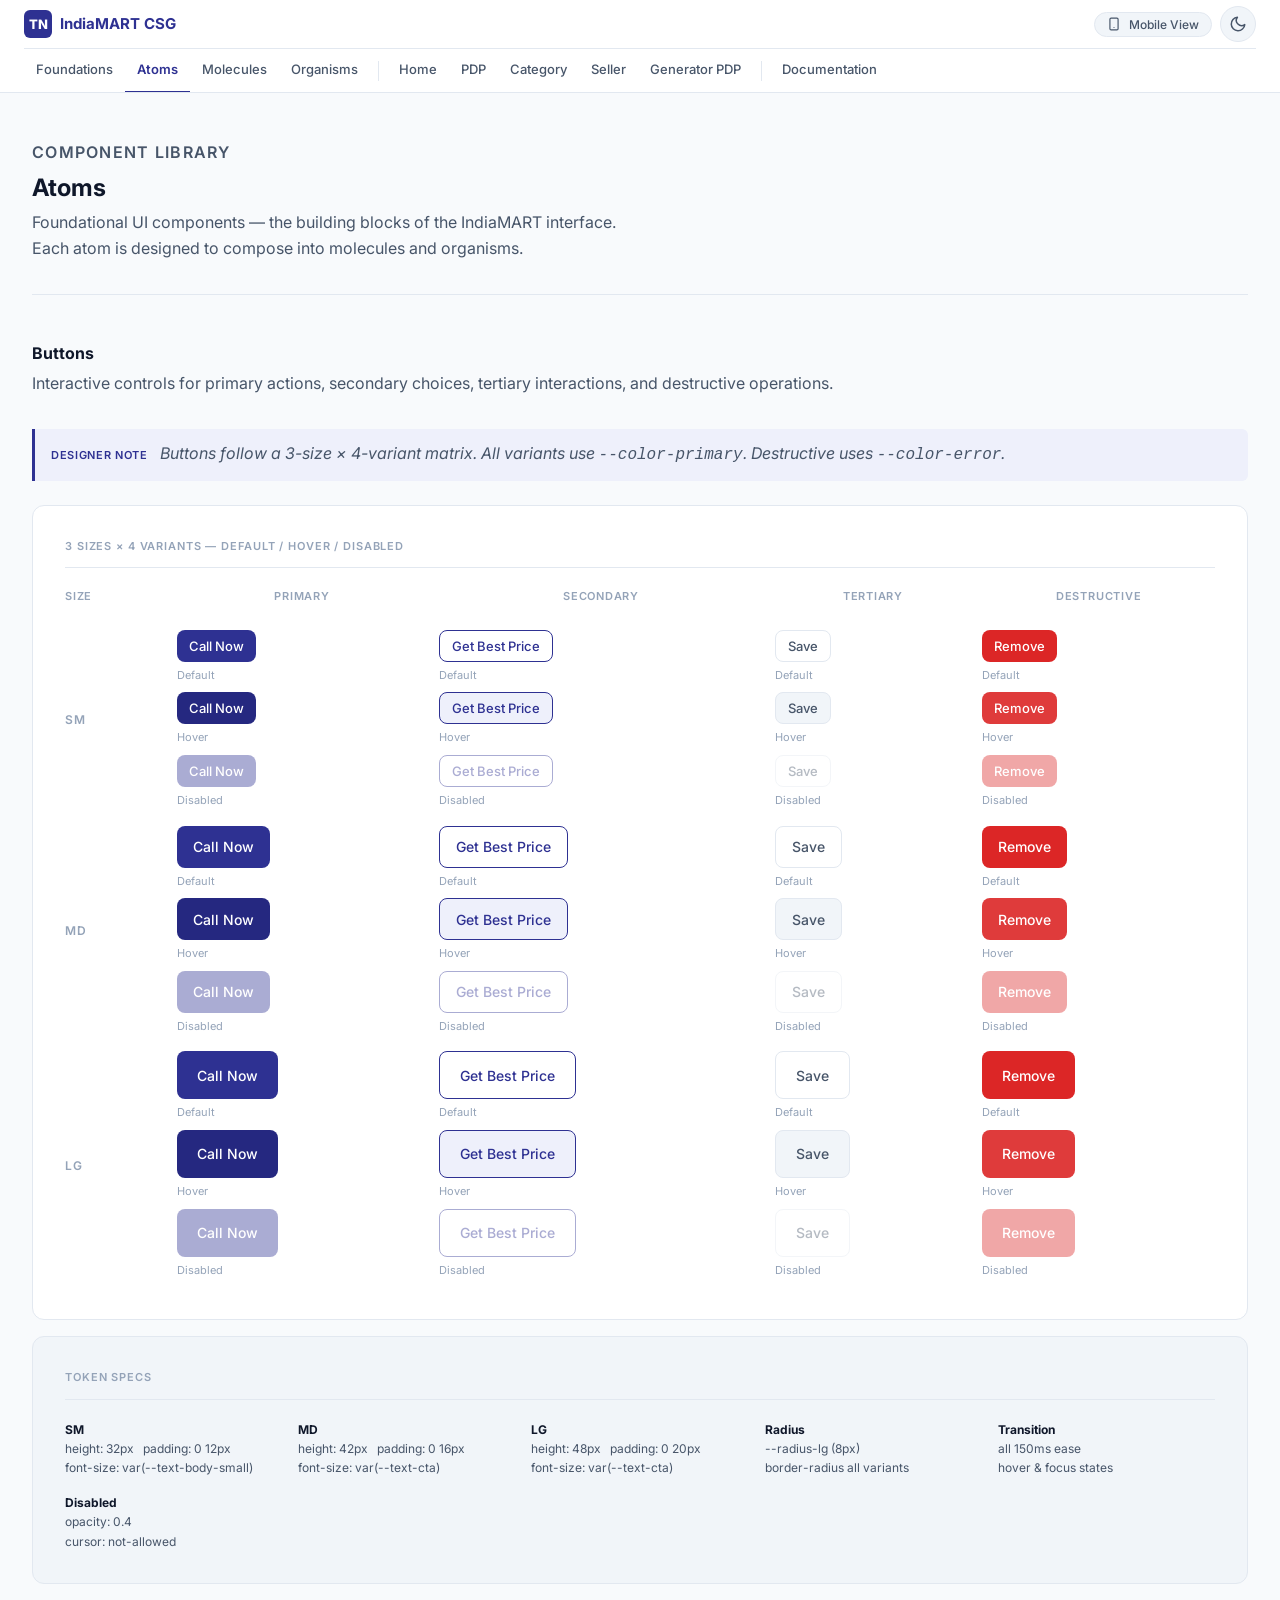
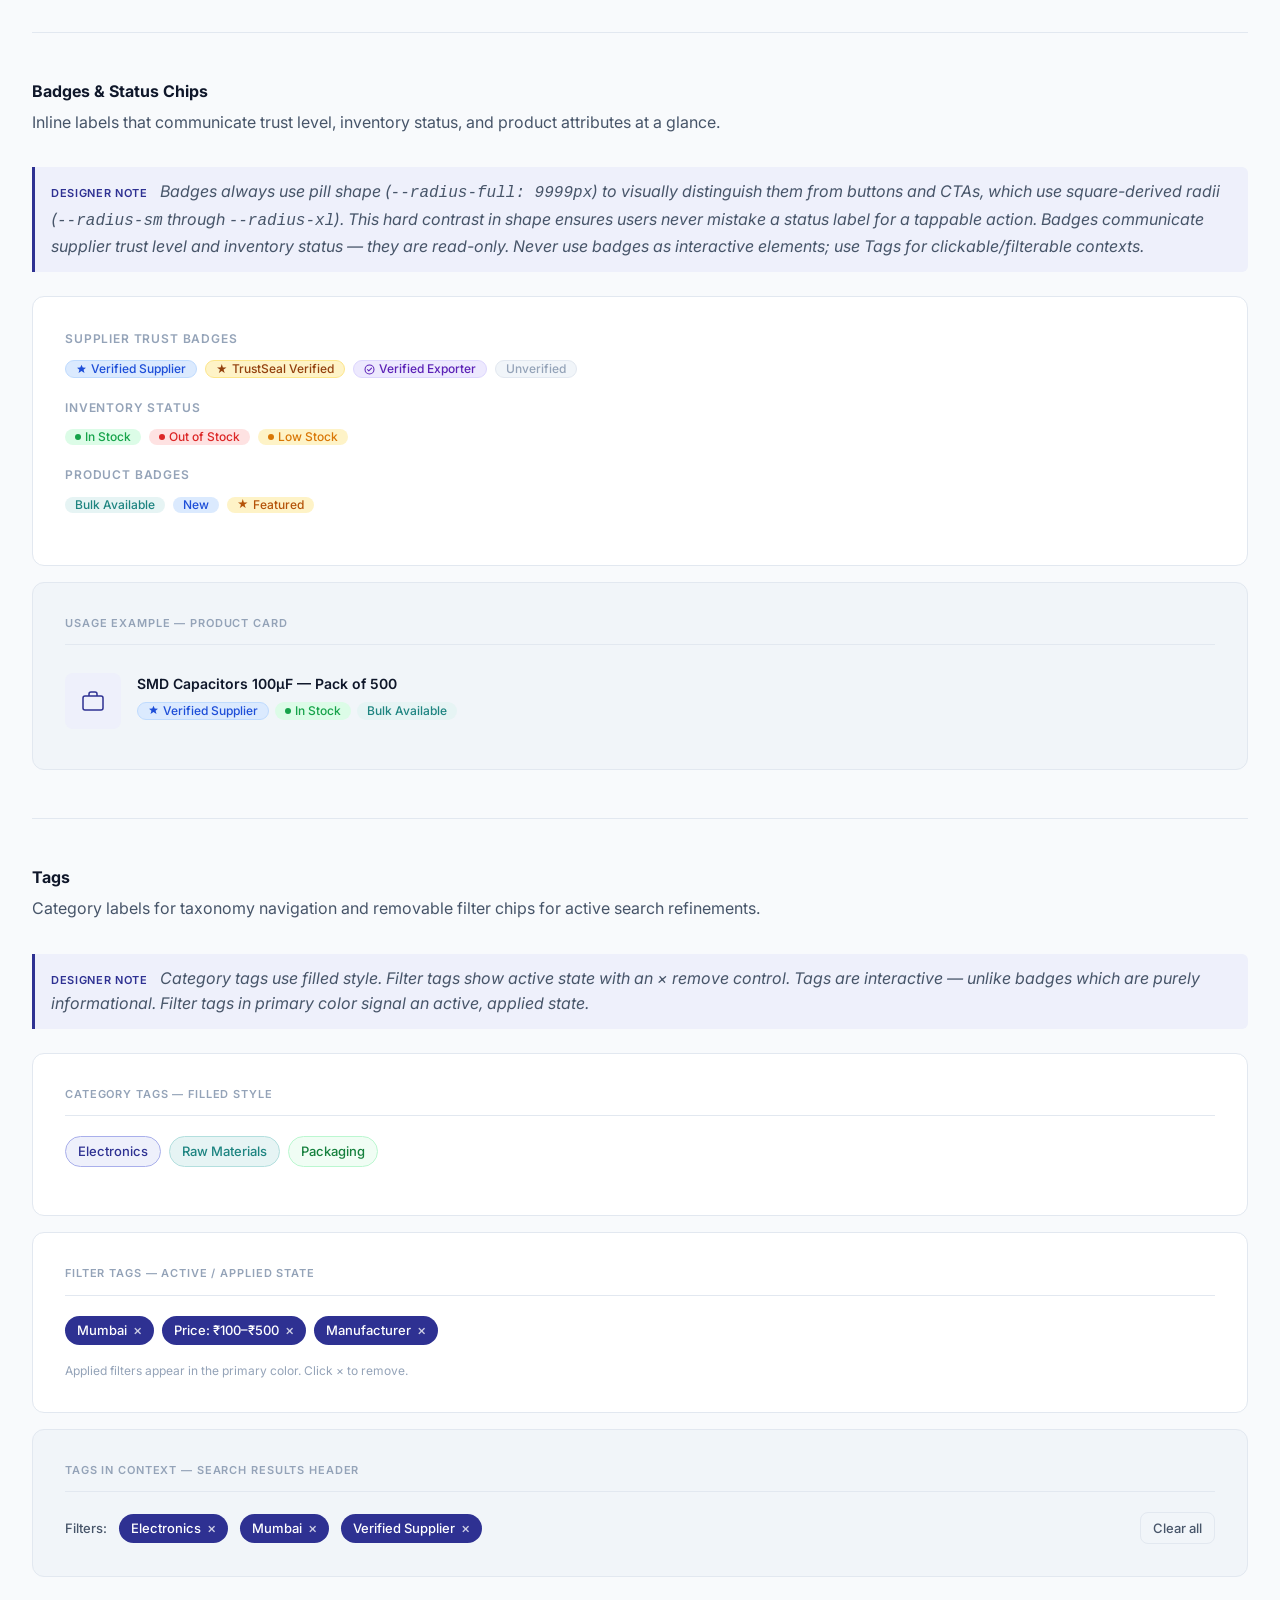
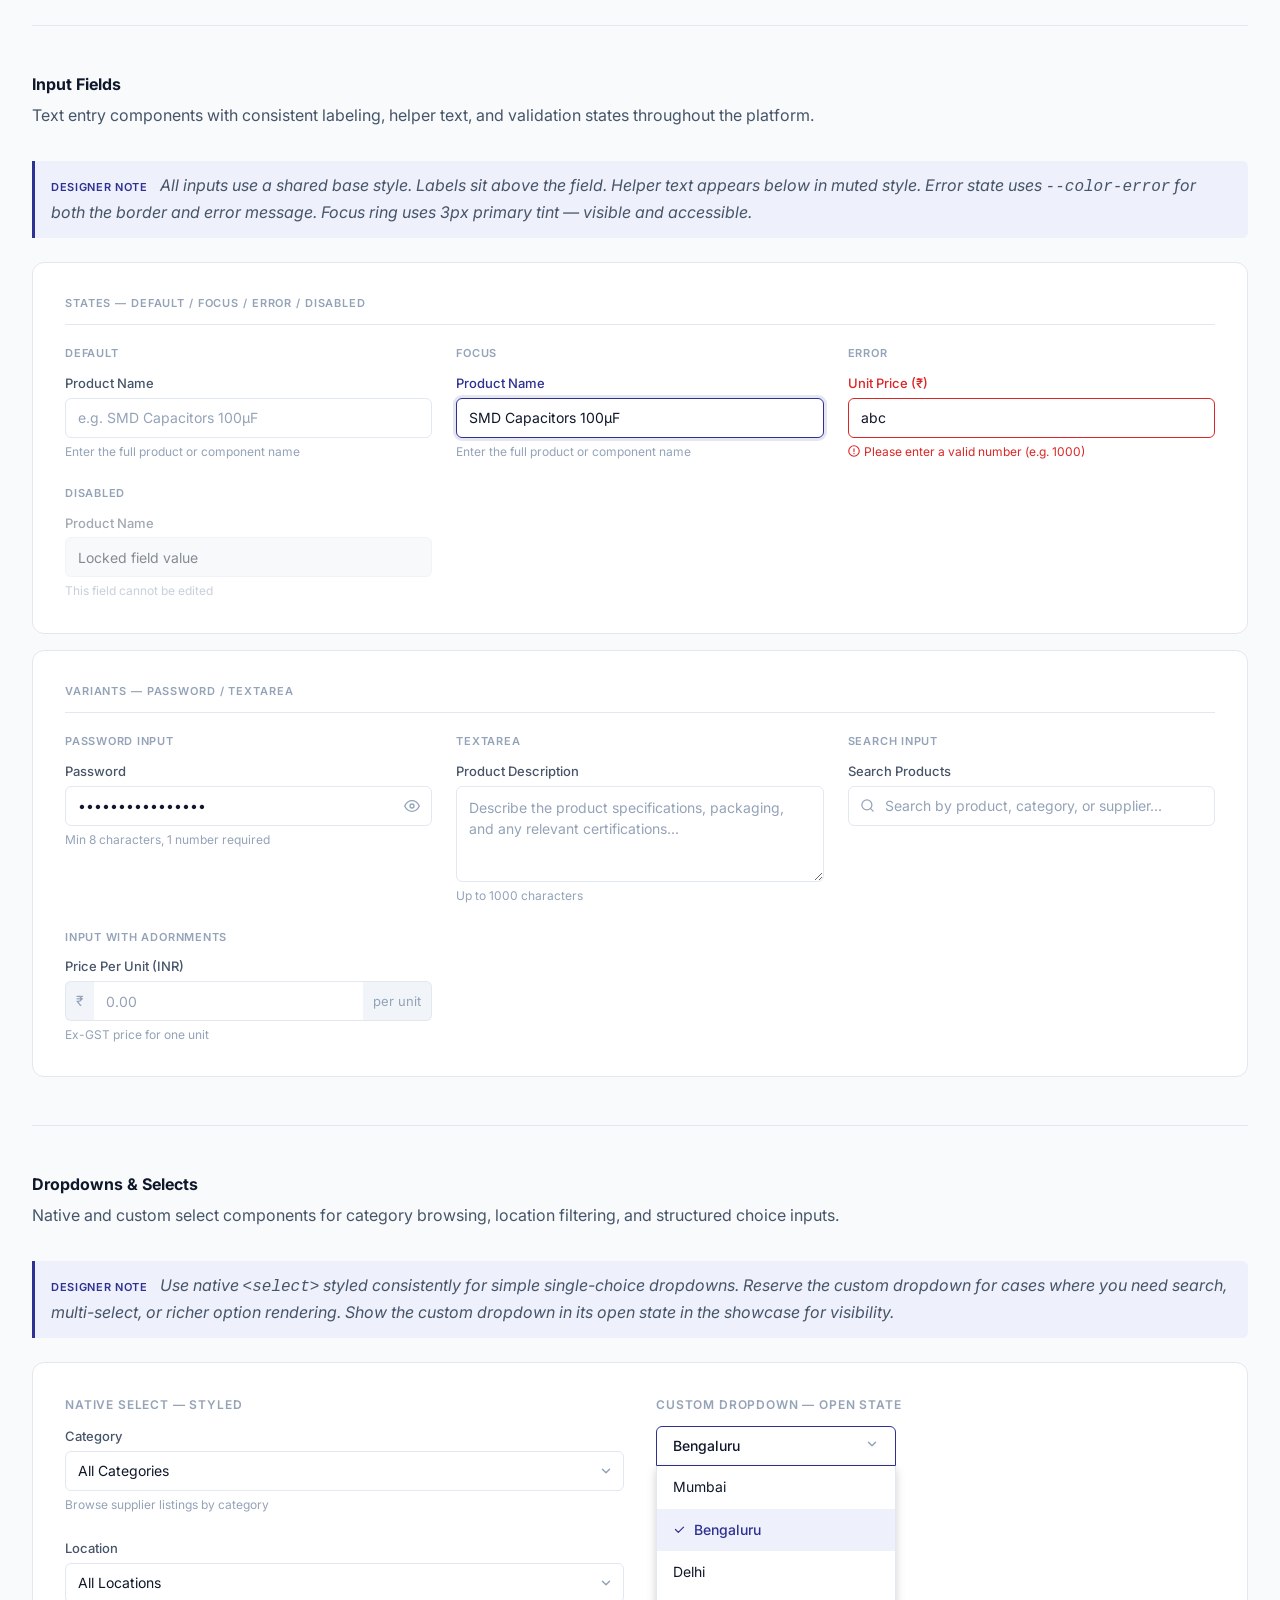
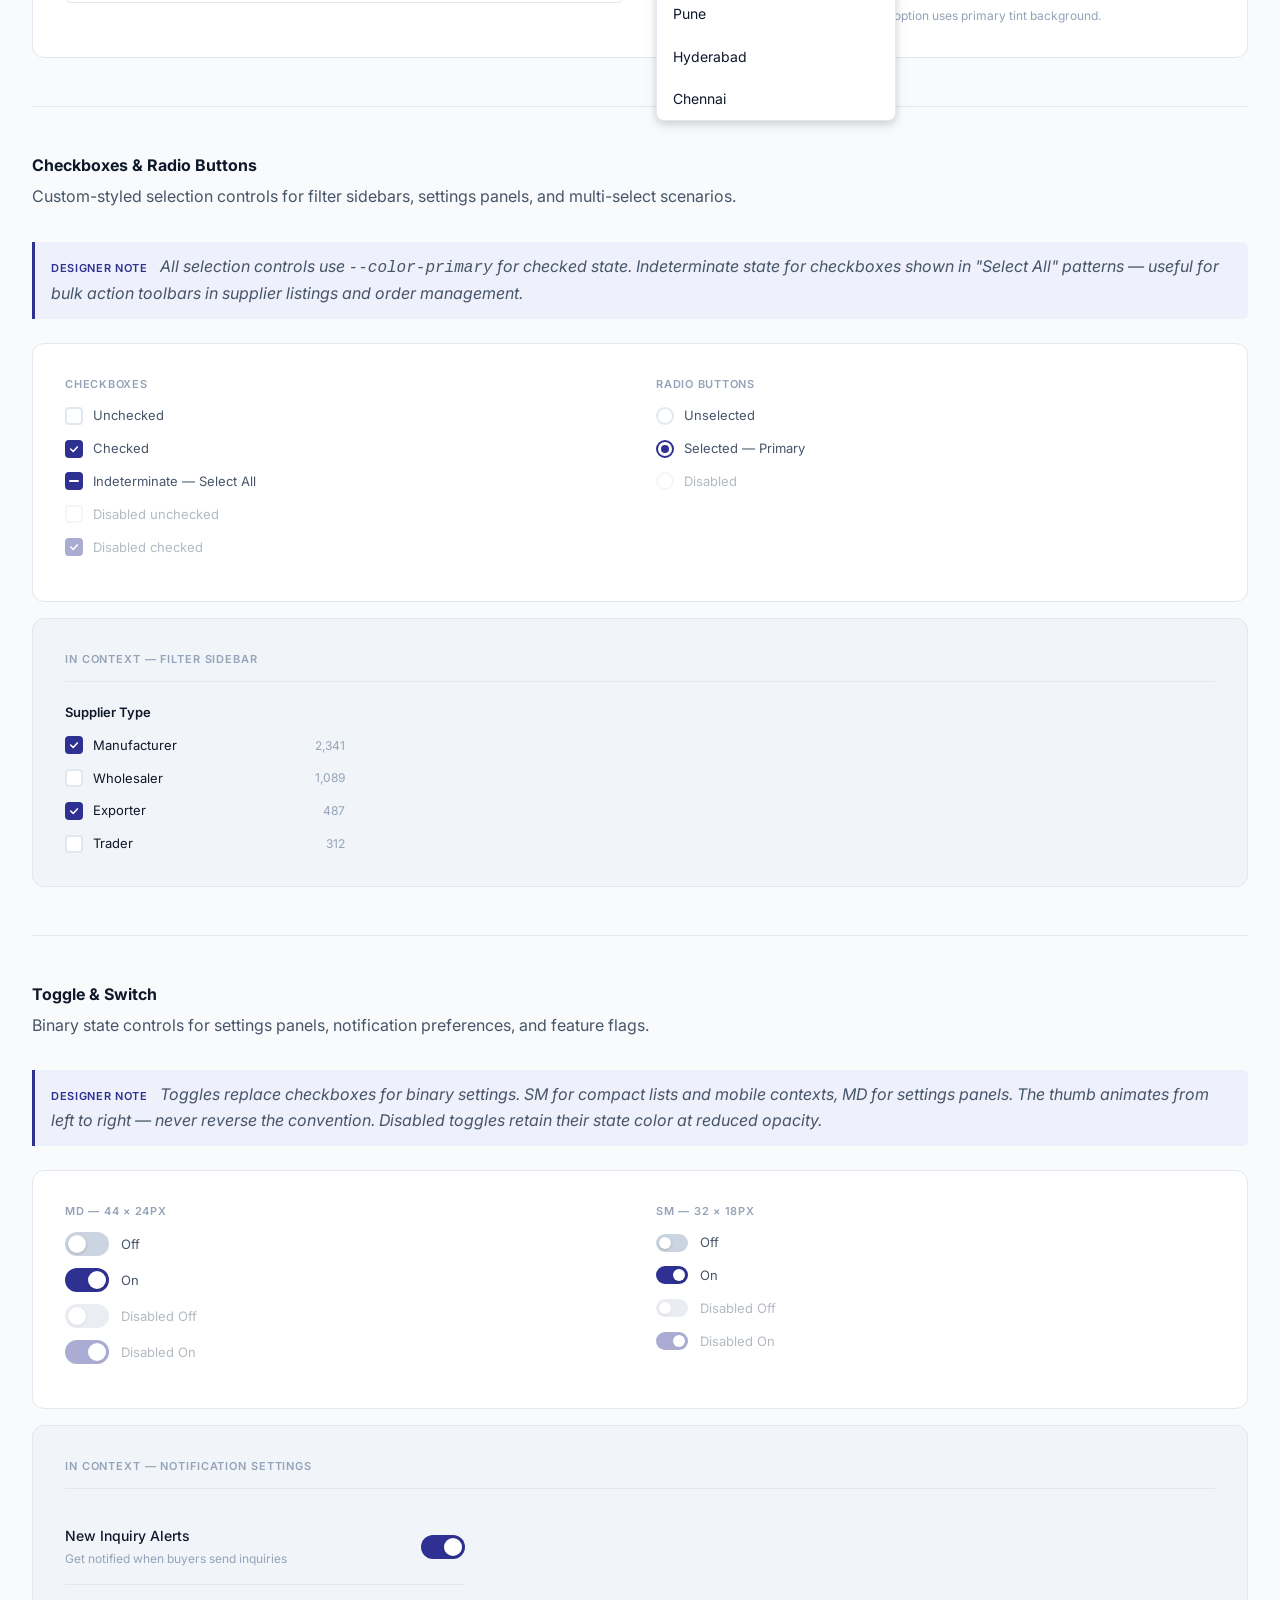
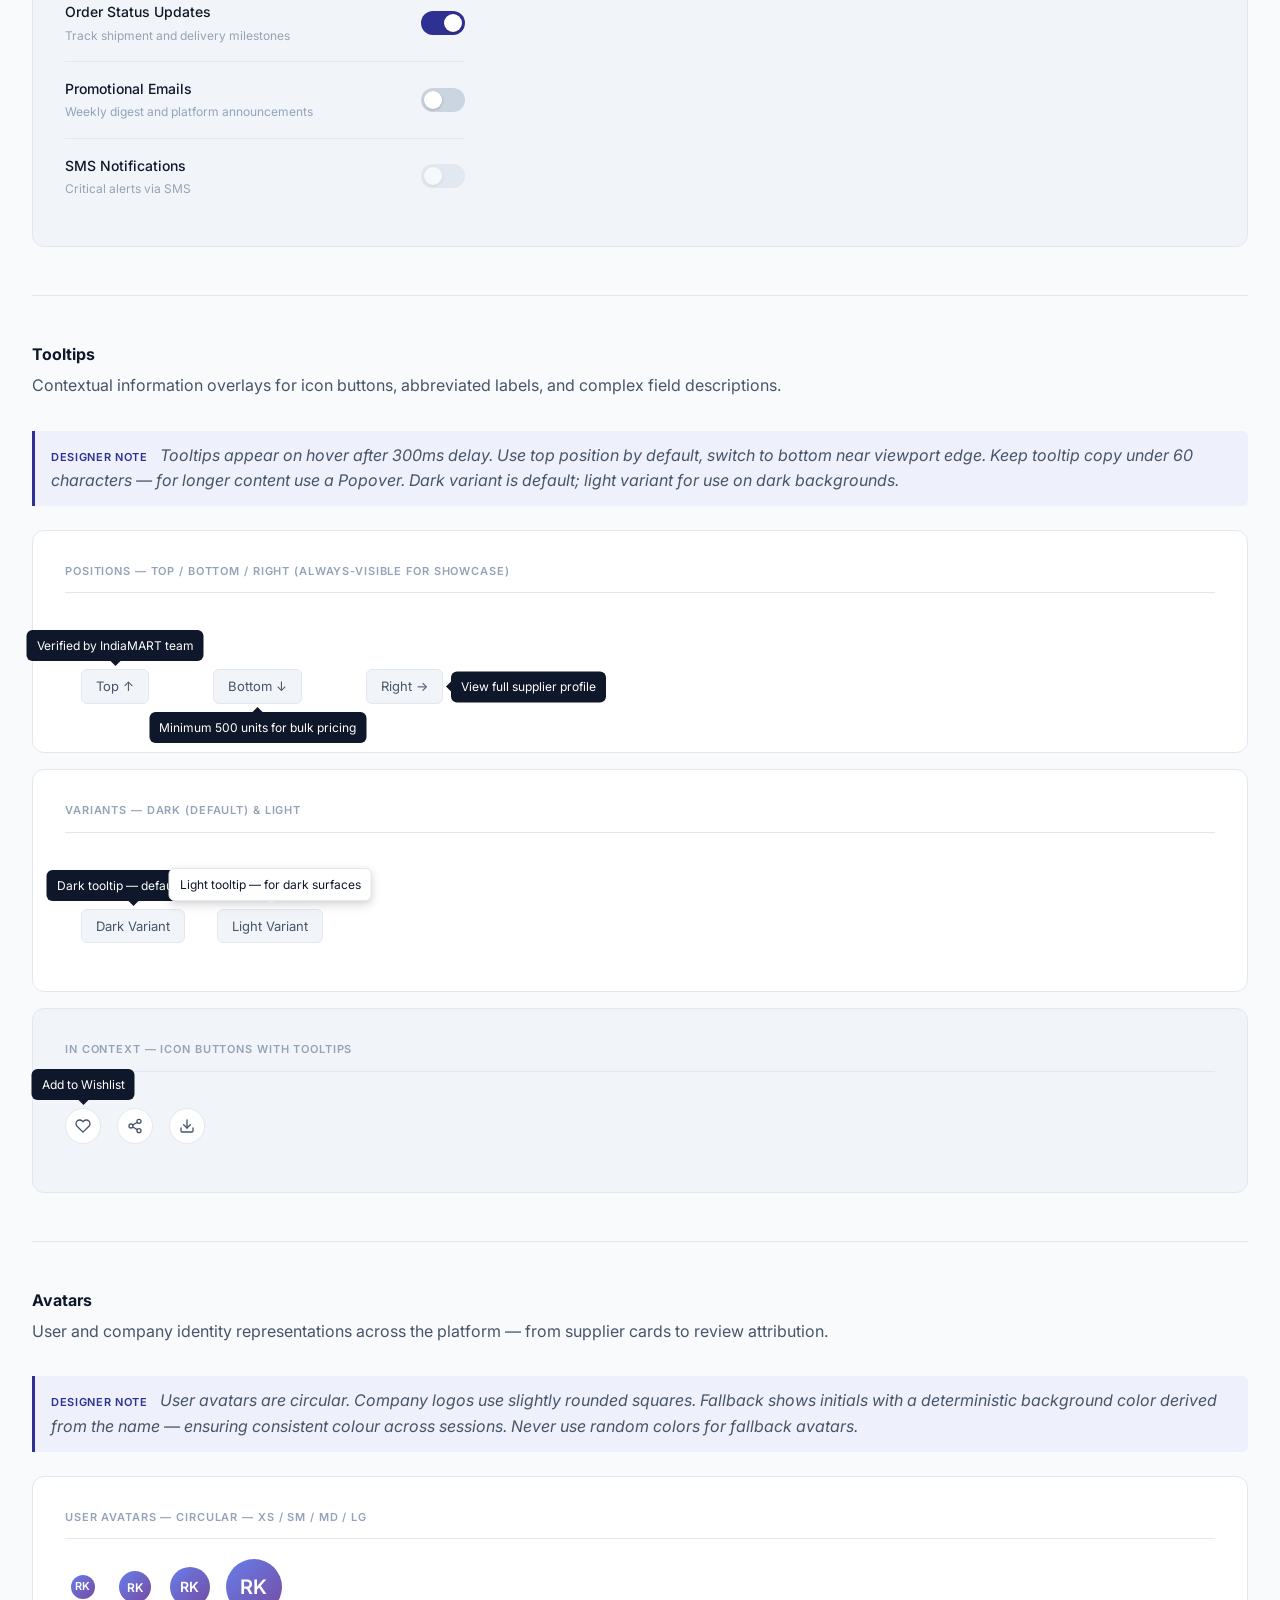
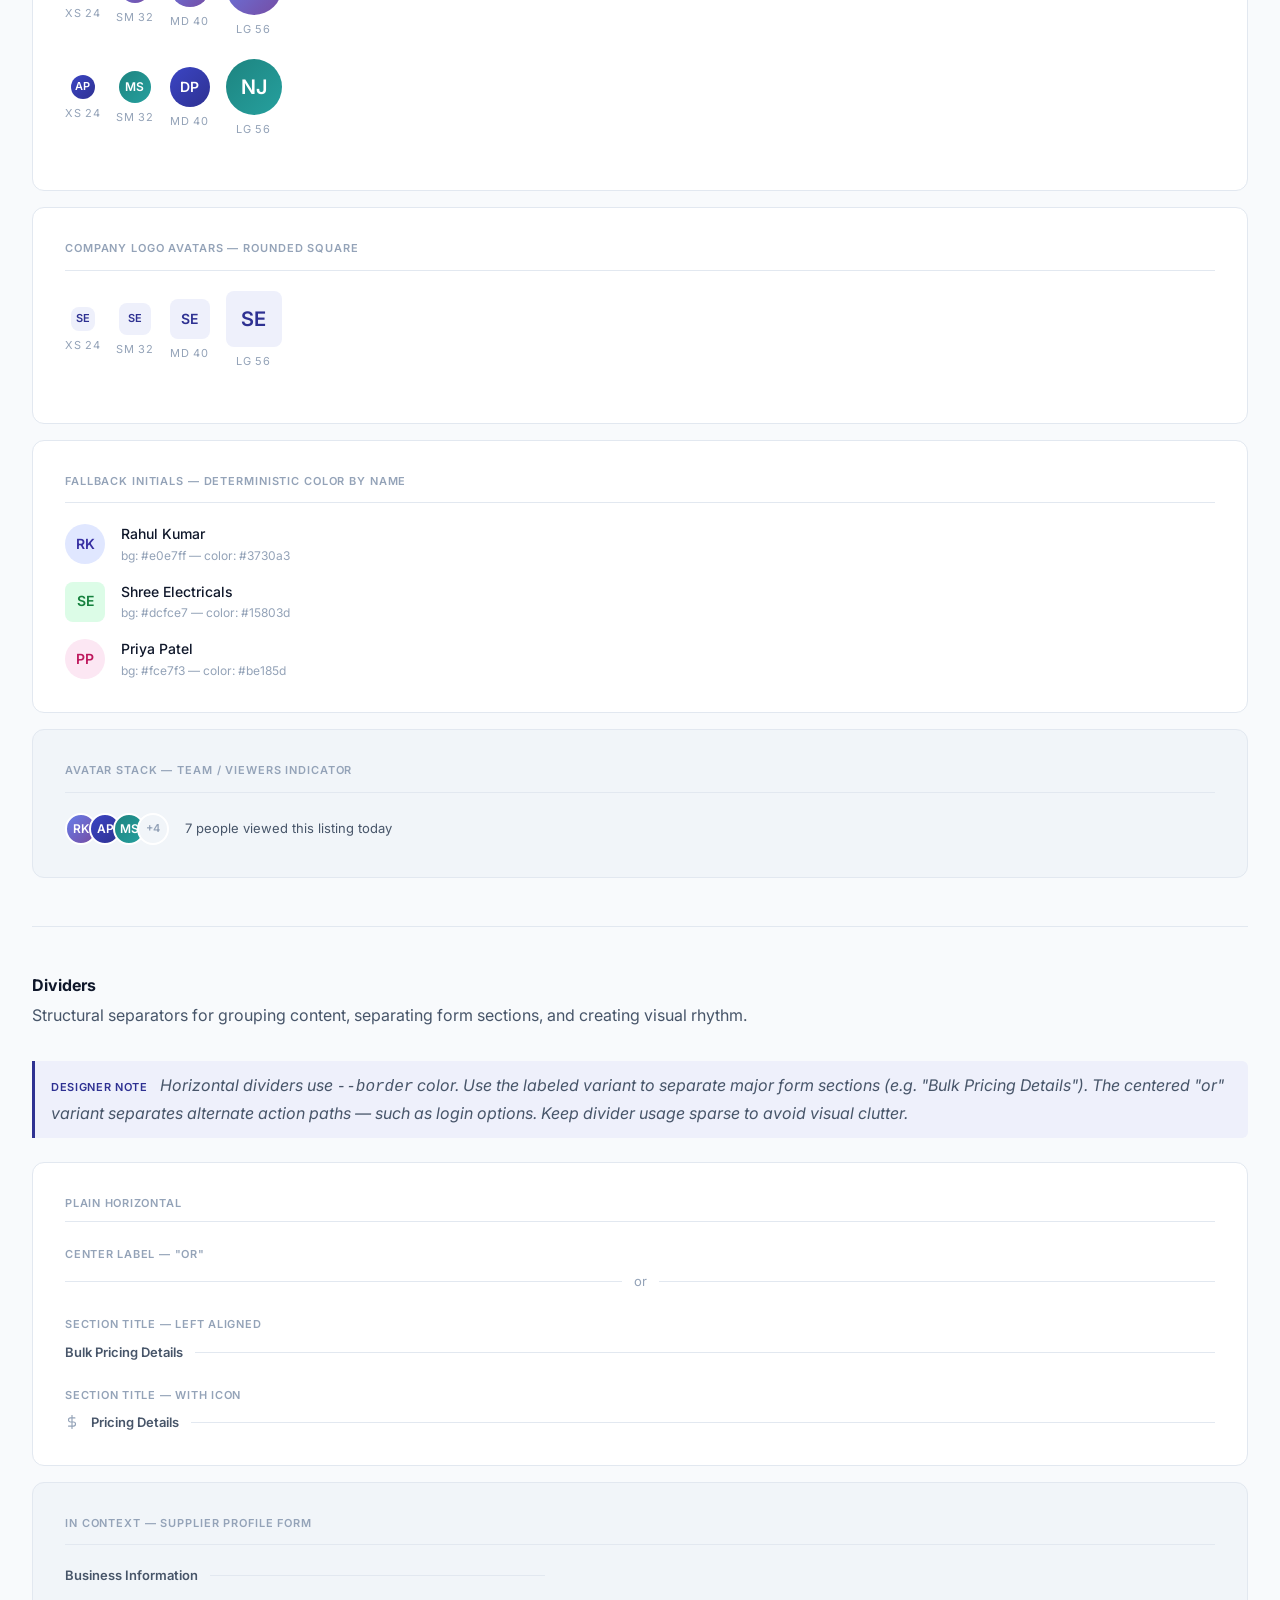
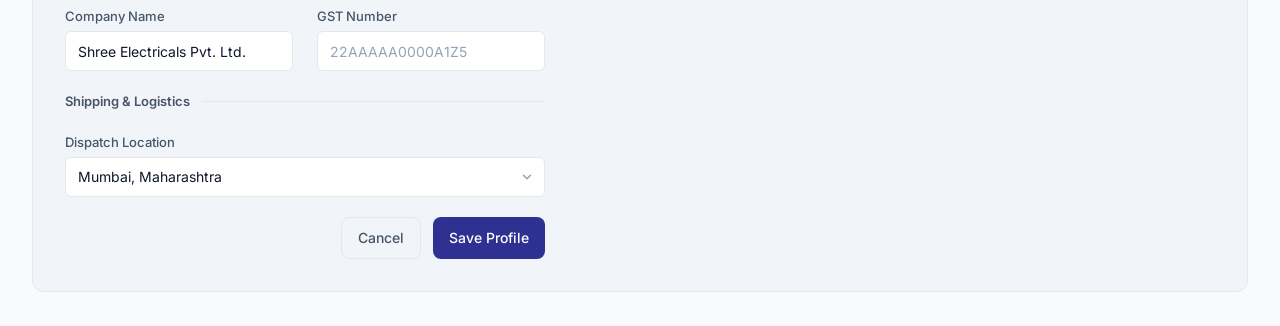
<file: components/atoms.html>
<!DOCTYPE html>
<html lang="en">
<head>
  <meta charset="UTF-8">
  <meta name="viewport" content="width=device-width, initial-scale=1.0">
  <title>Atoms — IndiaMART Corporate Style Guide</title>
  <link rel="stylesheet" href="../shared/tokens.css">
  <link rel="stylesheet" href="../shared/nav.css">
  <style>
    /* ============================================================
       ATOMS PAGE — PAGE-SPECIFIC STYLES
       ============================================================ */

    /* ── Page header ─────────────────────────────── */
    .page-header {
      padding: 48px 0 32px;
      border-bottom: 1px solid var(--border);
      margin-bottom: 0;
    }

    .page-header-eyebrow {
      font-size: var(--text-spec);
      font-weight: 600;
      letter-spacing: 0.08em;
      text-transform: uppercase;
      color: var(--color-primary);
      margin-bottom: 8px;
      font-family: var(--font-body);
    }

    .page-header h1 {
      font-family: var(--font-heading);
      font-size: var(--text-product-name);
      font-weight: 700;
      color: var(--text-primary);
      margin-bottom: 8px;
      line-height: 1.2;
    }

    .page-header p {
      font-size: var(--text-body-large);
      color: var(--text-secondary);
      max-width: 600px;
      line-height: 1.6;
    }

    /* ── Showcase canvas ─────────────────────────── */
    .showcase-canvas {
      background: var(--bg-card);
      border: 1px solid var(--border);
      border-radius: var(--radius-xl);
      padding: var(--space-8);
      margin-top: var(--space-6);
    }

    .showcase-canvas + .showcase-canvas {
      margin-top: var(--space-4);
    }

    .showcase-canvas-label {
      font-size: var(--text-caption);
      font-weight: 600;
      text-transform: uppercase;
      letter-spacing: 0.08em;
      color: var(--text-muted);
      margin-bottom: var(--space-5);
      padding-bottom: var(--space-3);
      border-bottom: 1px solid var(--border);
    }

    /* ── Sub-section title within a canvas ──────── */
    .sub-label {
      font-size: var(--text-caption);
      font-weight: 600;
      text-transform: uppercase;
      letter-spacing: 0.07em;
      color: var(--text-muted);
      margin-bottom: var(--space-3);
    }

    /* ============================================================
       1. BUTTONS
       ============================================================ */
    .btn {
      display: inline-flex;
      align-items: center;
      gap: 6px;
      border-radius: var(--radius-lg);
      font-weight: 500;
      font-family: var(--font-body);
      cursor: pointer;
      transition: all 150ms ease;
      border: none;
      white-space: nowrap;
      text-decoration: none;
    }

    /* Sizes */
    .btn-sm {
      height: 32px;
      padding: 0 12px;
      font-size: var(--text-body-small);
    }

    .btn-md {
      height: 42px;
      padding: 0 16px;
      font-size: var(--text-cta);
    }

    .btn-lg {
      height: 48px;
      padding: 0 20px;
      font-size: var(--text-cta);
    }

    /* Variants */
    .btn-primary {
      background: var(--color-primary);
      color: #fff;
      border: none;
    }

    .btn-primary:hover,
    .btn-primary.is-hover {
      background: var(--color-primary-700);
    }

    .btn-secondary {
      background: transparent;
      color: var(--color-primary);
      border: 1.5px solid var(--color-primary);
    }

    .btn-secondary:hover,
    .btn-secondary.is-hover {
      background: var(--color-primary-50);
    }

    .btn-ghost {
      background: transparent;
      color: var(--text-secondary);
      border: 1.5px solid var(--border);
    }

    .btn-ghost:hover,
    .btn-ghost.is-hover {
      background: var(--bg-subtle);
    }

    .btn-destructive {
      background: var(--color-error);
      color: #fff;
      border: none;
    }

    .btn-destructive:hover,
    .btn-destructive.is-hover {
      opacity: 0.9;
    }

    /* States */
    .btn:disabled,
    .btn.is-disabled {
      opacity: 0.4;
      cursor: not-allowed;
      pointer-events: none;
    }

    /* Spinner animation */
    @keyframes spin {
      to { transform: rotate(360deg); }
    }

    .btn-spinner {
      animation: spin 0.8s linear infinite;
      flex-shrink: 0;
    }

    /* Button matrix table */
    .btn-matrix {
      width: 100%;
      border-collapse: separate;
      border-spacing: 0;
    }

    .btn-matrix th {
      text-align: left;
      font-size: var(--text-caption);
      font-weight: 600;
      text-transform: uppercase;
      letter-spacing: 0.07em;
      color: var(--text-muted);
      padding: 0 0 var(--space-4) 0;
    }

    .btn-matrix th:not(:first-child) {
      text-align: center;
      padding-left: var(--space-3);
    }

    .btn-matrix td {
      padding: var(--space-2) var(--space-3) var(--space-2) 0;
      vertical-align: middle;
    }

    .btn-matrix td:first-child {
      font-size: var(--text-spec);
      font-weight: 600;
      color: var(--text-muted);
      text-transform: uppercase;
      letter-spacing: 0.06em;
      white-space: nowrap;
      padding-right: var(--space-4);
      min-width: 48px;
    }

    .btn-matrix td:not(:first-child) {
      text-align: left;
      padding-left: var(--space-3);
    }

    .btn-cell {
      display: flex;
      flex-direction: column;
      gap: var(--space-2);
      align-items: flex-start;
    }

    .btn-state-tag {
      font-size: var(--text-caption);
      color: var(--text-muted);
      font-family: var(--font-body);
      font-weight: 400;
      margin-top: 2px;
      text-transform: none;
      letter-spacing: 0;
    }

    .btn-cell-item {
      display: flex;
      flex-direction: column;
      align-items: flex-start;
      gap: 3px;
    }

    /* ============================================================
       2. BADGES / STATUS CHIPS
       ============================================================ */
    .badge {
      display: inline-flex;
      align-items: center;
      gap: 4px;
      padding: 2px 10px;
      border-radius: var(--radius-full);
      font-size: var(--text-spec);
      font-weight: 500;
      font-family: var(--font-body);
      line-height: 1;
    }

    /* Status dot */
    .badge-dot {
      width: 6px;
      height: 6px;
      border-radius: 50%;
      flex-shrink: 0;
    }

    /* Trust Badges */
    .badge-verified-supplier {
      background: #dbeafe;
      color: #1d4ed8;
      border: 1px solid #bfdbfe;
    }

    .badge-trustseal {
      background: #fef3c7;
      color: #92400e;
      border: 1px solid #fde68a;
    }

    .badge-verified-exporter {
      background: #ede9fe;
      color: #5b21b6;
      border: 1px solid #ddd6fe;
    }

    .badge-unverified {
      background: var(--bg-subtle);
      color: var(--text-muted);
      border: 1px solid var(--border);
    }

    /* Inventory Status */
    .badge-in-stock {
      background: var(--color-success-bg);
      color: var(--color-success);
    }

    .badge-out-of-stock {
      background: var(--color-error-bg);
      color: var(--color-error);
    }

    .badge-low-stock {
      background: var(--color-warning-bg);
      color: var(--color-warning);
    }

    /* Product Badges */
    .badge-bulk {
      background: #e6f4f4;
      color: #1d8480;
    }

    .badge-new {
      background: #dbeafe;
      color: #1d4ed8;
    }

    .badge-featured {
      background: #fef3c7;
      color: #b45309;
    }

    .badge-star {
      font-size: var(--text-caption);
      line-height: 1;
    }

    .badges-group {
      display: flex;
      flex-wrap: wrap;
      gap: var(--space-2);
      margin-bottom: var(--space-5);
    }

    .badges-group-title {
      font-size: var(--text-spec);
      font-weight: 600;
      text-transform: uppercase;
      letter-spacing: 0.07em;
      color: var(--text-muted);
      margin-bottom: var(--space-3);
      margin-top: var(--space-5);
    }

    .badges-group-title:first-child {
      margin-top: 0;
    }

    /* ============================================================
       3. TAGS
       ============================================================ */
    .tag {
      display: inline-flex;
      align-items: center;
      gap: 4px;
      padding: 4px 12px;
      border-radius: var(--radius-full);
      font-size: var(--text-body-small);
      font-weight: 500;
      font-family: var(--font-body);
      cursor: default;
    }

    /* Category tags */
    .tag-electronics {
      background: var(--color-primary-50);
      color: var(--color-primary);
      border: 1px solid var(--color-primary-200);
    }

    .tag-raw-materials {
      background: #e6f4f4;
      color: #1d8480;
      border: 1px solid #b3dfde;
    }

    .tag-packaging {
      background: #f0fdf4;
      color: #15803d;
      border: 1px solid #bbf7d0;
    }

    /* Filter tags with remove */
    .tag-filter {
      background: var(--color-primary);
      color: #fff;
      cursor: pointer;
      transition: all 150ms ease;
    }

    .tag-filter:hover {
      background: var(--color-primary-700);
    }

    .tag-filter-remove {
      margin-left: 2px;
      opacity: 0.75;
      cursor: pointer;
      font-size: var(--text-cta);
      line-height: 1;
      display: flex;
      align-items: center;
    }

    .tag-filter-remove:hover {
      opacity: 1;
    }

    .tags-group {
      display: flex;
      flex-wrap: wrap;
      gap: var(--space-2);
      margin-bottom: var(--space-4);
    }

    /* ============================================================
       4. INPUT FIELDS
       ============================================================ */
    .input-group {
      display: flex;
      flex-direction: column;
      width: 100%;
    }

    .input-label {
      font-size: var(--text-body-small);
      font-weight: 500;
      color: var(--text-secondary);
      margin-bottom: 4px;
      display: block;
    }

    .input-field {
      width: 100%;
      height: 40px;
      padding: 0 12px;
      border: 1.5px solid var(--border);
      border-radius: var(--radius-md);
      background: var(--bg-card);
      color: var(--text-primary);
      font-family: var(--font-body);
      font-size: var(--text-cta);
      outline: none;
      transition: border-color 150ms, box-shadow 150ms;
    }

    .input-field::placeholder {
      color: var(--text-muted);
    }

    .input-field:focus,
    .is-focus .input-field {
      border-color: var(--color-primary);
      box-shadow: 0 0 0 3px rgba(46, 49, 146, 0.12);
    }

    .input-helper {
      font-size: var(--text-spec);
      color: var(--text-muted);
      margin-top: 4px;
      display: block;
    }

    .is-error .input-field {
      border-color: var(--color-error);
    }

    .is-error .input-label {
      color: var(--color-error);
    }

    .input-error {
      font-size: var(--text-spec);
      color: var(--color-error);
      margin-top: 4px;
      display: block;
      display: flex;
      align-items: center;
      gap: 4px;
    }

    .input-field:disabled {
      opacity: 0.5;
      cursor: not-allowed;
      background: var(--bg-subtle);
    }

    .input-wrapper {
      position: relative;
      display: flex;
      align-items: center;
    }

    .input-wrapper .input-field {
      padding-right: 40px;
    }

    /* Adornment group (prefix + input + suffix) */
    .input-adorn-group {
      display: flex;
      align-items: center;
      border-radius: var(--radius-md);
    }

    .input-adorn-prefix,
    .input-adorn-suffix {
      height: 40px;
      padding: 0 10px;
      display: flex;
      align-items: center;
      background: var(--bg-subtle);
      border: 1.5px solid var(--border);
      font-size: var(--text-cta);
      color: var(--text-muted);
      font-family: var(--font-body);
      transition: border-color 150ms;
      flex-shrink: 0;
    }

    .input-adorn-prefix {
      border-right: none;
      border-radius: var(--radius-md) 0 0 var(--radius-md);
    }

    .input-adorn-suffix {
      border-left: none;
      border-radius: 0 var(--radius-md) var(--radius-md) 0;
      font-size: var(--text-body-small);
    }

    .input-adorn-group .input-field {
      border-radius: 0;
      border-left: none;
      border-right: none;
    }

    .input-adorn-group:focus-within .input-field {
      border-color: var(--color-primary);
      box-shadow: none;
    }

    .input-adorn-group:focus-within .input-adorn-prefix,
    .input-adorn-group:focus-within .input-adorn-suffix {
      border-color: var(--color-primary);
    }

    .input-adorn-group:focus-within {
      box-shadow: 0 0 0 3px rgba(46, 49, 146, 0.12);
      border-radius: var(--radius-md);
    }

    .input-icon-right {
      position: absolute;
      right: 12px;
      color: var(--text-muted);
      cursor: pointer;
      display: flex;
      align-items: center;
      transition: color 150ms;
    }

    .input-icon-right:hover {
      color: var(--text-secondary);
    }

    .input-textarea {
      width: 100%;
      min-height: 96px;
      padding: 10px 12px;
      border: 1.5px solid var(--border);
      border-radius: var(--radius-md);
      background: var(--bg-card);
      color: var(--text-primary);
      font-family: var(--font-body);
      font-size: var(--text-cta);
      outline: none;
      resize: vertical;
      line-height: 1.5;
      transition: border-color 150ms, box-shadow 150ms;
    }

    .input-textarea::placeholder {
      color: var(--text-muted);
    }

    .input-textarea:focus {
      border-color: var(--color-primary);
      box-shadow: 0 0 0 3px rgba(46, 49, 146, 0.12);
    }

    .inputs-grid {
      display: grid;
      grid-template-columns: repeat(auto-fill, minmax(280px, 1fr));
      gap: var(--space-6);
    }

    /* ============================================================
       5. DROPDOWNS / SELECTS
       ============================================================ */
    .select-native {
      width: 100%;
      height: 40px;
      padding: 0 12px;
      padding-right: 36px;
      border: 1.5px solid var(--border);
      border-radius: var(--radius-md);
      background: var(--bg-card);
      color: var(--text-primary);
      font-family: var(--font-body);
      font-size: var(--text-cta);
      outline: none;
      cursor: pointer;
      appearance: none;
      -webkit-appearance: none;
      background-image: url("data:image/svg+xml,%3Csvg width='14' height='14' viewBox='0 0 14 14' fill='none' xmlns='http://www.w3.org/2000/svg'%3E%3Cpath d='M3.5 5.25L7 8.75L10.5 5.25' stroke='%2394a3b8' stroke-width='1.5' stroke-linecap='round' stroke-linejoin='round'/%3E%3C/svg%3E");
      background-repeat: no-repeat;
      background-position: right 10px center;
      transition: border-color 150ms, box-shadow 150ms;
    }

    .select-native:focus {
      border-color: var(--color-primary);
      box-shadow: 0 0 0 3px rgba(46, 49, 146, 0.12);
    }

    /* Custom dropdown */
    .custom-dropdown {
      position: relative;
      display: inline-block;
      width: 240px;
    }

    .custom-dropdown-trigger {
      width: 100%;
      height: 40px;
      padding: 0 16px;
      display: flex;
      align-items: center;
      justify-content: space-between;
      gap: 8px;
      border: 1.5px solid var(--color-primary);
      border-radius: var(--radius-md) var(--radius-md) 0 0;
      background: var(--bg-card);
      color: var(--text-primary);
      font-family: var(--font-body);
      font-size: var(--text-cta);
      font-weight: 500;
      cursor: pointer;
    }

    .custom-dropdown-caret {
      color: var(--text-muted);
      flex-shrink: 0;
    }

    .custom-dropdown-list {
      position: absolute;
      top: 100%;
      left: 0;
      right: 0;
      background: var(--bg-card);
      border: 1.5px solid var(--border);
      border-top: none;
      border-radius: 0 0 var(--radius-lg) var(--radius-lg);
      box-shadow: var(--shadow-md);
      z-index: 10;
      overflow: hidden;
    }

    .custom-dropdown-option {
      padding: 10px 16px;
      font-family: var(--font-body);
      font-size: var(--text-cta);
      color: var(--text-primary);
      cursor: pointer;
      transition: background 100ms;
    }

    .custom-dropdown-option:hover {
      background: var(--bg-subtle);
    }

    .custom-dropdown-option.active {
      background: var(--color-primary-50);
      color: var(--color-primary);
      font-weight: 500;
    }

    .dropdown-grid {
      display: grid;
      grid-template-columns: 1fr 1fr;
      gap: var(--space-8);
      align-items: start;
    }

    .dropdown-col-label {
      font-size: var(--text-spec);
      font-weight: 600;
      text-transform: uppercase;
      letter-spacing: 0.07em;
      color: var(--text-muted);
      margin-bottom: var(--space-3);
    }

    /* ============================================================
       6. CHECKBOXES & RADIO BUTTONS
       ============================================================ */
    .custom-check {
      width: 18px;
      height: 18px;
      border: 2px solid var(--border);
      border-radius: var(--radius-sm);
      background: var(--bg-card);
      display: flex;
      align-items: center;
      justify-content: center;
      flex-shrink: 0;
      cursor: pointer;
      transition: border-color 150ms, background 150ms;
    }

    .custom-check.checked {
      background: var(--color-primary);
      border-color: var(--color-primary);
    }

    .custom-check.indeterminate {
      background: var(--color-primary);
      border-color: var(--color-primary);
    }

    .custom-check.disabled {
      opacity: 0.4;
      cursor: not-allowed;
    }

    .custom-check-mark {
      color: #fff;
      display: flex;
      align-items: center;
      justify-content: center;
    }

    .custom-radio {
      width: 18px;
      height: 18px;
      border: 2px solid var(--border);
      border-radius: 50%;
      background: var(--bg-card);
      display: flex;
      align-items: center;
      justify-content: center;
      flex-shrink: 0;
      cursor: pointer;
      transition: border-color 150ms;
    }

    .custom-radio.checked {
      border-color: var(--color-primary);
    }

    .custom-radio.checked::after {
      content: '';
      width: 8px;
      height: 8px;
      border-radius: 50%;
      background: var(--color-primary);
    }

    .custom-radio.disabled {
      opacity: 0.4;
      cursor: not-allowed;
    }

    .control-row {
      display: flex;
      align-items: center;
      gap: 10px;
      margin-bottom: var(--space-3);
    }

    .control-label {
      font-size: var(--text-body-small);
      color: var(--text-secondary);
      font-family: var(--font-body);
    }

    .controls-grid {
      display: grid;
      grid-template-columns: 1fr 1fr;
      gap: var(--space-8);
    }

    /* ============================================================
       7. TOGGLE / SWITCH
       ============================================================ */
    .toggle {
      width: 44px;
      height: 24px;
      background: var(--neutral-300);
      border-radius: var(--radius-full);
      position: relative;
      cursor: pointer;
      transition: background 150ms;
      flex-shrink: 0;
    }

    .toggle.on {
      background: var(--color-primary);
    }

    .toggle::after {
      content: '';
      position: absolute;
      top: 3px;
      left: 3px;
      width: 18px;
      height: 18px;
      background: #fff;
      border-radius: 50%;
      transition: left 150ms;
      box-shadow: 0 1px 3px rgba(0, 0, 0, 0.2);
    }

    .toggle.on::after {
      left: 23px;
    }

    .toggle-sm {
      width: 32px;
      height: 18px;
    }

    .toggle-sm::after {
      width: 12px;
      height: 12px;
    }

    .toggle-sm.on::after {
      left: 17px;
    }

    .toggle.disabled {
      opacity: 0.4;
      cursor: not-allowed;
    }

    .toggle-row {
      display: flex;
      align-items: center;
      gap: 12px;
      margin-bottom: var(--space-3);
    }

    .toggle-row-label {
      font-size: var(--text-body-small);
      color: var(--text-secondary);
      font-family: var(--font-body);
      min-width: 36px;
    }

    .toggle-size-label {
      font-size: var(--text-caption);
      font-weight: 600;
      text-transform: uppercase;
      letter-spacing: 0.07em;
      color: var(--text-muted);
      margin-bottom: var(--space-3);
    }

    .toggles-grid {
      display: grid;
      grid-template-columns: 1fr 1fr;
      gap: var(--space-8);
    }

    /* ============================================================
       8. TOOLTIPS
       ============================================================ */
    .tooltip-wrap {
      position: relative;
      display: inline-block;
    }

    .tooltip-box {
      position: absolute;
      padding: 6px 10px;
      border-radius: var(--radius-md);
      font-size: var(--text-spec);
      white-space: nowrap;
      z-index: 10;
      font-family: var(--font-body);
      pointer-events: none;
    }

    .tooltip-dark {
      background: #0f172a;
      color: #fff;
    }

    .tooltip-light {
      background: var(--bg-card);
      color: var(--text-primary);
      border: 1px solid var(--border);
      box-shadow: var(--shadow-md);
    }

    /* Tooltip arrows */
    .tooltip-box::after {
      content: '';
      position: absolute;
      width: 0;
      height: 0;
    }

    /* Top tooltip */
    .tooltip-top {
      bottom: calc(100% + 8px);
      left: 50%;
      transform: translateX(-50%);
    }

    .tooltip-top.tooltip-dark::after {
      top: 100%;
      left: 50%;
      transform: translateX(-50%);
      border-left: 5px solid transparent;
      border-right: 5px solid transparent;
      border-top: 5px solid #0f172a;
    }

    .tooltip-top.tooltip-light::after {
      top: 100%;
      left: 50%;
      transform: translateX(-50%);
      border-left: 5px solid transparent;
      border-right: 5px solid transparent;
      border-top: 5px solid var(--border);
    }

    /* Bottom tooltip */
    .tooltip-bottom {
      top: calc(100% + 8px);
      left: 50%;
      transform: translateX(-50%);
    }

    .tooltip-bottom.tooltip-dark::after {
      bottom: 100%;
      left: 50%;
      transform: translateX(-50%);
      border-left: 5px solid transparent;
      border-right: 5px solid transparent;
      border-bottom: 5px solid #0f172a;
    }

    .tooltip-bottom.tooltip-light::after {
      bottom: 100%;
      left: 50%;
      transform: translateX(-50%);
      border-left: 5px solid transparent;
      border-right: 5px solid transparent;
      border-bottom: 5px solid var(--border);
    }

    /* Right tooltip */
    .tooltip-right {
      top: 50%;
      left: calc(100% + 8px);
      transform: translateY(-50%);
    }

    .tooltip-right.tooltip-dark::after {
      top: 50%;
      right: 100%;
      transform: translateY(-50%);
      border-top: 5px solid transparent;
      border-bottom: 5px solid transparent;
      border-right: 5px solid #0f172a;
    }

    .tooltip-right.tooltip-light::after {
      top: 50%;
      right: 100%;
      transform: translateY(-50%);
      border-top: 5px solid transparent;
      border-bottom: 5px solid transparent;
      border-right: 5px solid var(--border);
    }

    .tooltip-trigger {
      display: inline-flex;
      align-items: center;
      justify-content: center;
      padding: 6px 14px;
      background: var(--bg-subtle);
      border: 1.5px solid var(--border);
      border-radius: var(--radius-md);
      font-size: var(--text-body-small);
      color: var(--text-secondary);
      font-family: var(--font-body);
      cursor: default;
    }

    .tooltips-row {
      display: flex;
      align-items: flex-start;
      gap: var(--space-16);
      flex-wrap: wrap;
      padding: 56px var(--space-4) var(--space-4);
    }

    /* Variant row for dark/light tooltip examples */
    .tooltip-variants-row {
      display: flex;
      align-items: flex-start;
      gap: var(--space-8);
      flex-wrap: wrap;
      padding: 56px var(--space-4) var(--space-4);
    }

    /* ============================================================
       9. AVATARS
       ============================================================ */
    .avatar {
      display: flex;
      align-items: center;
      justify-content: center;
      font-family: var(--font-heading);
      font-weight: 600;
      color: #fff;
      flex-shrink: 0;
    }

    .avatar-circle {
      border-radius: 50%;
    }

    .avatar-square {
      border-radius: var(--radius-lg);
    }

    .avatar-xs {
      width: 24px;
      height: 24px;
      font-size: var(--text-caption);
    }

    .avatar-sm {
      width: 32px;
      height: 32px;
      font-size: var(--text-spec);
    }

    .avatar-md {
      width: 40px;
      height: 40px;
      font-size: var(--text-cta);
    }

    .avatar-lg {
      width: 56px;
      height: 56px;
      font-size: var(--text-heading);
    }

    .avatar-gradient-purple {
      background: linear-gradient(135deg, #667eea, #764ba2);
    }

    .avatar-gradient-indigo {
      background: linear-gradient(135deg, #3b45c4, #2e3192);
    }

    .avatar-gradient-teal {
      background: linear-gradient(135deg, #1d8480, #26a09e);
    }

    .avatar-fallback-rk {
      background: #e0e7ff;
      color: #3730a3;
    }

    .avatar-fallback-se {
      background: #dcfce7;
      color: #15803d;
    }

    .avatar-company-bg {
      background: var(--color-primary-50);
      color: var(--color-primary);
    }

    .avatars-row {
      display: flex;
      align-items: center;
      gap: var(--space-4);
      flex-wrap: wrap;
      margin-bottom: var(--space-5);
    }

    .avatar-item {
      display: flex;
      flex-direction: column;
      align-items: center;
      gap: 6px;
    }

    .avatar-size-tag {
      font-size: var(--text-caption);
      color: var(--text-muted);
      font-family: var(--font-body);
      text-transform: uppercase;
      letter-spacing: 0.06em;
    }

    .avatar-stack {
      display: flex;
    }

    .avatar-stack .avatar {
      border: 2px solid var(--bg-card);
    }

    .avatar-stack .avatar + .avatar {
      margin-left: -8px;
    }

    /* ============================================================
       10. DIVIDERS
       ============================================================ */
    .divider-plain {
      border: none;
      border-top: 1px solid var(--border);
      margin: 0;
    }

    .divider-labeled {
      display: flex;
      align-items: center;
      gap: 12px;
    }

    .divider-line {
      flex: 1;
      height: 1px;
      background: var(--border);
    }

    .divider-text {
      font-size: var(--text-body-small);
      color: var(--text-muted);
      font-family: var(--font-body);
      white-space: nowrap;
    }

    .divider-section-title {
      font-size: var(--text-body-small);
      font-weight: 600;
      color: var(--text-secondary);
      font-family: var(--font-body);
      white-space: nowrap;
    }

    .dividers-stack {
      display: flex;
      flex-direction: column;
      gap: var(--space-6);
    }

    .divider-example {
      display: flex;
      flex-direction: column;
      gap: var(--space-2);
    }

    .divider-caption {
      font-size: var(--text-caption);
      color: var(--text-muted);
      text-transform: uppercase;
      letter-spacing: 0.07em;
      font-weight: 600;
      font-family: var(--font-body);
    }

    /* ============================================================
       UTILITY / MISC
       ============================================================ */
    .section-gap {
      margin-top: var(--space-6);
    }

    [data-theme="dark"] .custom-dropdown-trigger {
      border-color: var(--color-primary-400);
    }

    [data-theme="dark"] .badge-verified-supplier {
      background: rgba(219, 234, 254, 0.12);
    }

    [data-theme="dark"] .badge-trustseal {
      background: rgba(254, 243, 199, 0.12);
    }

    [data-theme="dark"] .badge-verified-exporter {
      background: rgba(237, 233, 254, 0.12);
    }

    [data-theme="dark"] .badge-new {
      background: rgba(219, 234, 254, 0.12);
    }

    [data-theme="dark"] .badge-featured {
      background: rgba(254, 243, 199, 0.12);
    }

    [data-theme="dark"] .badge-bulk {
      background: rgba(230, 244, 244, 0.12);
    }

    [data-theme="dark"] .tag-electronics {
      background: rgba(238, 240, 251, 0.12);
    }

    [data-theme="dark"] .tag-raw-materials {
      background: rgba(230, 244, 244, 0.12);
    }

    [data-theme="dark"] .tag-packaging {
      background: rgba(240, 253, 244, 0.12);
    }

    [data-theme="dark"] .avatar-fallback-rk {
      background: rgba(224, 231, 255, 0.2);
    }

    [data-theme="dark"] .avatar-fallback-se {
      background: rgba(220, 252, 231, 0.2);
    }

    [data-theme="dark"] .avatar-company-bg {
      background: rgba(238, 240, 251, 0.15);
    }
  </style>
</head>
<body>

  <!-- ============================================================
       TOP NAV
       ============================================================ -->
  <nav class="ds-nav">
    <div class="ds-nav-inner">
      <a href="../index.html" class="ds-nav-logo">
        <div class="ds-nav-logo-icon">TN</div>
        IndiaMART CSG
      </a>

      <div class="ds-nav-links">
        <a href="foundations.html" class="ds-nav-link" data-page="foundations">Foundations</a>
        <a href="atoms.html" class="ds-nav-link active" data-page="atoms">Atoms</a>
        <a href="molecules.html" class="ds-nav-link" data-page="molecules">Molecules</a>
        <a href="organisms.html" class="ds-nav-link" data-page="organisms">Organisms</a>
        <div class="ds-nav-divider"></div>
        <a href="../pages/homepage.html" class="ds-nav-link">Home</a>
        <a href="../pages/pdp.html" class="ds-nav-link">PDP</a>
        <a href="../pages/category.html" class="ds-nav-link">Category</a>
        <a href="../pages/seller-profile.html" class="ds-nav-link">Seller</a>
        <a href="../pages/generator-pdp.html" class="ds-nav-link" data-page="generator-pdp">Generator PDP</a>
        <div class="ds-nav-divider"></div>
        <a href="../design-tokens.html" class="ds-nav-link" data-page="design-tokens">Documentation</a>
      </div>

      <div class="ds-nav-controls">
        <button class="ds-mobile-toggle" id="ds-mobile-toggle">
          <svg width="14" height="14" viewBox="0 0 24 24" fill="none" stroke="currentColor" stroke-width="2" stroke-linecap="round" stroke-linejoin="round">
            <rect x="5" y="2" width="14" height="20" rx="2" ry="2"/>
            <line x1="12" y1="18" x2="12.01" y2="18"/>
          </svg>
          Mobile View
        </button>
        <button class="ds-theme-toggle" id="ds-theme-toggle" title="Toggle theme"></button>
      </div>
    </div>
  </nav>

  <!-- ============================================================
       PAGE CONTENT
       ============================================================ -->
  <div class="ds-page" id="ds-page-container">
    <div class="ds-container">

      <!-- Page Header -->
      <div class="page-header">
        <p class="page-header-eyebrow">Component Library</p>
        <h1>Atoms</h1>
        <p>Foundational UI components — the building blocks of the IndiaMART interface. Each atom is designed to compose into molecules and organisms.</p>
      </div>

      <!-- ====================================================
           SECTION 1: BUTTONS
           ==================================================== -->
      <section class="ds-section" id="buttons">
        <h2 class="ds-section-title">Buttons</h2>
        <p class="ds-section-subtitle">Interactive controls for primary actions, secondary choices, tertiary interactions, and destructive operations.</p>

        <div class="ds-annotation">
          <span class="ds-annotation-label">Designer Note</span>
          Buttons follow a 3-size &times; 4-variant matrix. All variants use <code>--color-primary</code>. Destructive uses <code>--color-error</code>.
        </div>

        <div class="showcase-canvas">
          <div class="showcase-canvas-label">3 Sizes &times; 4 Variants — Default / Hover / Disabled</div>
          <div style="overflow-x: auto;">
            <table class="btn-matrix">
              <thead>
                <tr>
                  <th>Size</th>
                  <th>Primary</th>
                  <th>Secondary</th>
                  <th>Tertiary</th>
                  <th>Destructive</th>
                </tr>
              </thead>
              <tbody>
                <!-- SM Row -->
                <tr>
                  <td>SM</td>
                  <td>
                    <div class="btn-cell">
                      <div class="btn-cell-item">
                        <button class="btn btn-sm btn-primary">Call Now</button>
                        <span class="btn-state-tag">Default</span>
                      </div>
                      <div class="btn-cell-item">
                        <button class="btn btn-sm btn-primary is-hover">Call Now</button>
                        <span class="btn-state-tag">Hover</span>
                      </div>
                      <div class="btn-cell-item">
                        <button class="btn btn-sm btn-primary is-disabled" disabled>Call Now</button>
                        <span class="btn-state-tag">Disabled</span>
                      </div>
                    </div>
                  </td>
                  <td>
                    <div class="btn-cell">
                      <div class="btn-cell-item">
                        <button class="btn btn-sm btn-secondary">Get Best Price</button>
                        <span class="btn-state-tag">Default</span>
                      </div>
                      <div class="btn-cell-item">
                        <button class="btn btn-sm btn-secondary is-hover">Get Best Price</button>
                        <span class="btn-state-tag">Hover</span>
                      </div>
                      <div class="btn-cell-item">
                        <button class="btn btn-sm btn-secondary is-disabled" disabled>Get Best Price</button>
                        <span class="btn-state-tag">Disabled</span>
                      </div>
                    </div>
                  </td>
                  <td>
                    <div class="btn-cell">
                      <div class="btn-cell-item">
                        <button class="btn btn-sm btn-ghost">Save</button>
                        <span class="btn-state-tag">Default</span>
                      </div>
                      <div class="btn-cell-item">
                        <button class="btn btn-sm btn-ghost is-hover">Save</button>
                        <span class="btn-state-tag">Hover</span>
                      </div>
                      <div class="btn-cell-item">
                        <button class="btn btn-sm btn-ghost is-disabled" disabled>Save</button>
                        <span class="btn-state-tag">Disabled</span>
                      </div>
                    </div>
                  </td>
                  <td>
                    <div class="btn-cell">
                      <div class="btn-cell-item">
                        <button class="btn btn-sm btn-destructive">Remove</button>
                        <span class="btn-state-tag">Default</span>
                      </div>
                      <div class="btn-cell-item">
                        <button class="btn btn-sm btn-destructive is-hover">Remove</button>
                        <span class="btn-state-tag">Hover</span>
                      </div>
                      <div class="btn-cell-item">
                        <button class="btn btn-sm btn-destructive is-disabled" disabled>Remove</button>
                        <span class="btn-state-tag">Disabled</span>
                      </div>
                    </div>
                  </td>
                </tr>

                <!-- MD Row -->
                <tr>
                  <td>MD</td>
                  <td>
                    <div class="btn-cell">
                      <div class="btn-cell-item">
                        <button class="btn btn-md btn-primary">Call Now</button>
                        <span class="btn-state-tag">Default</span>
                      </div>
                      <div class="btn-cell-item">
                        <button class="btn btn-md btn-primary is-hover">Call Now</button>
                        <span class="btn-state-tag">Hover</span>
                      </div>
                      <div class="btn-cell-item">
                        <button class="btn btn-md btn-primary is-disabled" disabled>Call Now</button>
                        <span class="btn-state-tag">Disabled</span>
                      </div>
                    </div>
                  </td>
                  <td>
                    <div class="btn-cell">
                      <div class="btn-cell-item">
                        <button class="btn btn-md btn-secondary">Get Best Price</button>
                        <span class="btn-state-tag">Default</span>
                      </div>
                      <div class="btn-cell-item">
                        <button class="btn btn-md btn-secondary is-hover">Get Best Price</button>
                        <span class="btn-state-tag">Hover</span>
                      </div>
                      <div class="btn-cell-item">
                        <button class="btn btn-md btn-secondary is-disabled" disabled>Get Best Price</button>
                        <span class="btn-state-tag">Disabled</span>
                      </div>
                    </div>
                  </td>
                  <td>
                    <div class="btn-cell">
                      <div class="btn-cell-item">
                        <button class="btn btn-md btn-ghost">Save</button>
                        <span class="btn-state-tag">Default</span>
                      </div>
                      <div class="btn-cell-item">
                        <button class="btn btn-md btn-ghost is-hover">Save</button>
                        <span class="btn-state-tag">Hover</span>
                      </div>
                      <div class="btn-cell-item">
                        <button class="btn btn-md btn-ghost is-disabled" disabled>Save</button>
                        <span class="btn-state-tag">Disabled</span>
                      </div>
                    </div>
                  </td>
                  <td>
                    <div class="btn-cell">
                      <div class="btn-cell-item">
                        <button class="btn btn-md btn-destructive">Remove</button>
                        <span class="btn-state-tag">Default</span>
                      </div>
                      <div class="btn-cell-item">
                        <button class="btn btn-md btn-destructive is-hover">Remove</button>
                        <span class="btn-state-tag">Hover</span>
                      </div>
                      <div class="btn-cell-item">
                        <button class="btn btn-md btn-destructive is-disabled" disabled>Remove</button>
                        <span class="btn-state-tag">Disabled</span>
                      </div>
                    </div>
                  </td>
                </tr>

                <!-- LG Row -->
                <tr>
                  <td>LG</td>
                  <td>
                    <div class="btn-cell">
                      <div class="btn-cell-item">
                        <button class="btn btn-lg btn-primary">Call Now</button>
                        <span class="btn-state-tag">Default</span>
                      </div>
                      <div class="btn-cell-item">
                        <button class="btn btn-lg btn-primary is-hover">Call Now</button>
                        <span class="btn-state-tag">Hover</span>
                      </div>
                      <div class="btn-cell-item">
                        <button class="btn btn-lg btn-primary is-disabled" disabled>Call Now</button>
                        <span class="btn-state-tag">Disabled</span>
                      </div>
                    </div>
                  </td>
                  <td>
                    <div class="btn-cell">
                      <div class="btn-cell-item">
                        <button class="btn btn-lg btn-secondary">Get Best Price</button>
                        <span class="btn-state-tag">Default</span>
                      </div>
                      <div class="btn-cell-item">
                        <button class="btn btn-lg btn-secondary is-hover">Get Best Price</button>
                        <span class="btn-state-tag">Hover</span>
                      </div>
                      <div class="btn-cell-item">
                        <button class="btn btn-lg btn-secondary is-disabled" disabled>Get Best Price</button>
                        <span class="btn-state-tag">Disabled</span>
                      </div>
                    </div>
                  </td>
                  <td>
                    <div class="btn-cell">
                      <div class="btn-cell-item">
                        <button class="btn btn-lg btn-ghost">Save</button>
                        <span class="btn-state-tag">Default</span>
                      </div>
                      <div class="btn-cell-item">
                        <button class="btn btn-lg btn-ghost is-hover">Save</button>
                        <span class="btn-state-tag">Hover</span>
                      </div>
                      <div class="btn-cell-item">
                        <button class="btn btn-lg btn-ghost is-disabled" disabled>Save</button>
                        <span class="btn-state-tag">Disabled</span>
                      </div>
                    </div>
                  </td>
                  <td>
                    <div class="btn-cell">
                      <div class="btn-cell-item">
                        <button class="btn btn-lg btn-destructive">Remove</button>
                        <span class="btn-state-tag">Default</span>
                      </div>
                      <div class="btn-cell-item">
                        <button class="btn btn-lg btn-destructive is-hover">Remove</button>
                        <span class="btn-state-tag">Hover</span>
                      </div>
                      <div class="btn-cell-item">
                        <button class="btn btn-lg btn-destructive is-disabled" disabled>Remove</button>
                        <span class="btn-state-tag">Disabled</span>
                      </div>
                    </div>
                  </td>
                </tr>

              </tbody>
            </table>
          </div>
        </div>

        <!-- Token specs callout -->
        <div class="showcase-canvas" style="background: var(--bg-subtle);">
          <div class="showcase-canvas-label">Token Specs</div>
          <div style="display: grid; grid-template-columns: repeat(auto-fill, minmax(200px, 1fr)); gap: var(--space-4); font-size: var(--text-spec); color: var(--text-secondary); font-family: var(--font-body);">
            <div><strong style="color: var(--text-primary);">SM</strong><br>height: 32px &nbsp; padding: 0 12px<br>font-size: var(--text-body-small)</div>
            <div><strong style="color: var(--text-primary);">MD</strong><br>height: 42px &nbsp; padding: 0 16px<br>font-size: var(--text-cta)</div>
            <div><strong style="color: var(--text-primary);">LG</strong><br>height: 48px &nbsp; padding: 0 20px<br>font-size: var(--text-cta)</div>
            <div><strong style="color: var(--text-primary);">Radius</strong><br>--radius-lg (8px)<br>border-radius all variants</div>
            <div><strong style="color: var(--text-primary);">Transition</strong><br>all 150ms ease<br>hover &amp; focus states</div>
            <div><strong style="color: var(--text-primary);">Disabled</strong><br>opacity: 0.4<br>cursor: not-allowed</div>
          </div>
        </div>
      </section>

      <!-- ====================================================
           SECTION 2: BADGES / STATUS CHIPS
           ==================================================== -->
      <section class="ds-section" id="badges">
        <h2 class="ds-section-title">Badges &amp; Status Chips</h2>
        <p class="ds-section-subtitle">Inline labels that communicate trust level, inventory status, and product attributes at a glance.</p>

        <div class="ds-annotation">
          <span class="ds-annotation-label">Designer Note</span>
          Badges always use pill shape (<code>--radius-full: 9999px</code>) to visually distinguish them from buttons and CTAs, which use square-derived radii (<code>--radius-sm</code> through <code>--radius-xl</code>). This hard contrast in shape ensures users never mistake a status label for a tappable action. Badges communicate supplier trust level and inventory status — they are read-only. Never use badges as interactive elements; use Tags for clickable/filterable contexts.
        </div>

        <div class="showcase-canvas">
          <!-- Supplier Trust -->
          <div class="badges-group-title">Supplier Trust Badges</div>
          <div class="badges-group">
            <span class="badge badge-verified-supplier">
              <svg width="11" height="11" viewBox="0 0 16 16" fill="none">
                <path d="M8 1L9.79 5.26L14.5 5.45L11 8.47L12.36 13L8 10.27L3.64 13L5 8.47L1.5 5.45L6.21 5.26L8 1Z" fill="#1d4ed8"/>
              </svg>
              Verified Supplier
            </span>
            <span class="badge badge-trustseal">
              <span class="badge-star">★</span>
              TrustSeal Verified
            </span>
            <span class="badge badge-verified-exporter">
              <svg width="11" height="11" viewBox="0 0 16 16" fill="none">
                <circle cx="8" cy="8" r="6.5" stroke="#5b21b6" stroke-width="1.5"/>
                <path d="M5 8L7 10L11 6" stroke="#5b21b6" stroke-width="1.5" stroke-linecap="round" stroke-linejoin="round"/>
              </svg>
              Verified Exporter
            </span>
            <span class="badge badge-unverified">Unverified</span>
          </div>

          <!-- Inventory Status -->
          <div class="badges-group-title">Inventory Status</div>
          <div class="badges-group">
            <span class="badge badge-in-stock">
              <span class="badge-dot" style="background: var(--color-success);"></span>
              In Stock
            </span>
            <span class="badge badge-out-of-stock">
              <span class="badge-dot" style="background: var(--color-error);"></span>
              Out of Stock
            </span>
            <span class="badge badge-low-stock">
              <span class="badge-dot" style="background: var(--color-warning);"></span>
              Low Stock
            </span>
          </div>

          <!-- Product Badges -->
          <div class="badges-group-title">Product Badges</div>
          <div class="badges-group">
            <span class="badge badge-bulk">Bulk Available</span>
            <span class="badge badge-new">New</span>
            <span class="badge badge-featured">
              <span class="badge-star">★</span>
              Featured
            </span>
          </div>
        </div>

        <!-- Spec note -->
        <div class="showcase-canvas" style="background: var(--bg-subtle);">
          <div class="showcase-canvas-label">Usage Example — Product Card</div>
          <div style="display: flex; align-items: flex-start; gap: var(--space-4); padding: var(--space-2) 0;">
            <div style="width: 56px; height: 56px; background: var(--color-primary-50); border-radius: var(--radius-lg); display: flex; align-items: center; justify-content: center; flex-shrink: 0;">
              <svg width="24" height="24" viewBox="0 0 24 24" fill="none" stroke="var(--color-primary)" stroke-width="1.5">
                <rect x="2" y="7" width="20" height="14" rx="2"/><path d="M16 7V5a2 2 0 0 0-2-2h-4a2 2 0 0 0-2 2v2"/>
              </svg>
            </div>
            <div>
              <div style="font-size: var(--text-cta); font-weight: 600; color: var(--text-primary); margin-bottom: 6px; font-family: var(--font-heading);">SMD Capacitors 100µF — Pack of 500</div>
              <div style="display: flex; flex-wrap: wrap; gap: 6px;">
                <span class="badge badge-verified-supplier">
                  <svg width="11" height="11" viewBox="0 0 16 16" fill="none"><path d="M8 1L9.79 5.26L14.5 5.45L11 8.47L12.36 13L8 10.27L3.64 13L5 8.47L1.5 5.45L6.21 5.26L8 1Z" fill="#1d4ed8"/></svg>
                  Verified Supplier
                </span>
                <span class="badge badge-in-stock">
                  <span class="badge-dot" style="background: var(--color-success);"></span>
                  In Stock
                </span>
                <span class="badge badge-bulk">Bulk Available</span>
              </div>
            </div>
          </div>
        </div>
      </section>

      <!-- ====================================================
           SECTION 3: TAGS
           ==================================================== -->
      <section class="ds-section" id="tags">
        <h2 class="ds-section-title">Tags</h2>
        <p class="ds-section-subtitle">Category labels for taxonomy navigation and removable filter chips for active search refinements.</p>

        <div class="ds-annotation">
          <span class="ds-annotation-label">Designer Note</span>
          Category tags use filled style. Filter tags show active state with an &times; remove control. Tags are interactive — unlike badges which are purely informational. Filter tags in primary color signal an active, applied state.
        </div>

        <div class="showcase-canvas">
          <div class="showcase-canvas-label">Category Tags — Filled Style</div>
          <div class="tags-group">
            <span class="tag tag-electronics">Electronics</span>
            <span class="tag tag-raw-materials">Raw Materials</span>
            <span class="tag tag-packaging">Packaging</span>
          </div>
        </div>

        <div class="showcase-canvas">
          <div class="showcase-canvas-label">Filter Tags — Active / Applied State</div>
          <div class="tags-group">
            <span class="tag tag-filter">
              Mumbai
              <span class="tag-filter-remove" title="Remove filter">&times;</span>
            </span>
            <span class="tag tag-filter">
              Price: &#8377;100–&#8377;500
              <span class="tag-filter-remove" title="Remove filter">&times;</span>
            </span>
            <span class="tag tag-filter">
              Manufacturer
              <span class="tag-filter-remove" title="Remove filter">&times;</span>
            </span>
          </div>
          <p style="font-size: var(--text-spec); color: var(--text-muted); margin-top: var(--space-2);">Applied filters appear in the primary color. Click &times; to remove.</p>
        </div>

        <div class="showcase-canvas" style="background: var(--bg-subtle);">
          <div class="showcase-canvas-label">Tags in Context — Search Results Header</div>
          <div style="display: flex; align-items: center; gap: var(--space-3); flex-wrap: wrap;">
            <span style="font-size: var(--text-body-small); color: var(--text-secondary); font-weight: 500;">Filters:</span>
            <span class="tag tag-filter">
              Electronics
              <span class="tag-filter-remove">&times;</span>
            </span>
            <span class="tag tag-filter">
              Mumbai
              <span class="tag-filter-remove">&times;</span>
            </span>
            <span class="tag tag-filter">
              Verified Supplier
              <span class="tag-filter-remove">&times;</span>
            </span>
            <button class="btn btn-sm btn-ghost" style="margin-left: auto;">Clear all</button>
          </div>
        </div>
      </section>

      <!-- ====================================================
           SECTION 4: INPUT FIELDS
           ==================================================== -->
      <section class="ds-section" id="inputs">
        <h2 class="ds-section-title">Input Fields</h2>
        <p class="ds-section-subtitle">Text entry components with consistent labeling, helper text, and validation states throughout the platform.</p>

        <div class="ds-annotation">
          <span class="ds-annotation-label">Designer Note</span>
          All inputs use a shared base style. Labels sit above the field. Helper text appears below in muted style. Error state uses <code>--color-error</code> for both the border and error message. Focus ring uses 3px primary tint — visible and accessible.
        </div>

        <div class="showcase-canvas">
          <div class="showcase-canvas-label">States — Default / Focus / Error / Disabled</div>
          <div class="inputs-grid">

            <!-- Default -->
            <div>
              <div class="sub-label" style="margin-bottom: 10px;">Default</div>
              <div class="input-group">
                <label class="input-label">Product Name</label>
                <input type="text" class="input-field" placeholder="e.g. SMD Capacitors 100µF">
                <span class="input-helper">Enter the full product or component name</span>
              </div>
            </div>

            <!-- Focus -->
            <div>
              <div class="sub-label" style="margin-bottom: 10px;">Focus</div>
              <div class="input-group is-focus">
                <label class="input-label" style="color: var(--color-primary);">Product Name</label>
                <input type="text" class="input-field" placeholder="e.g. SMD Capacitors 100µF" value="SMD Capacitors 100µF">
                <span class="input-helper">Enter the full product or component name</span>
              </div>
            </div>

            <!-- Error -->
            <div>
              <div class="sub-label" style="margin-bottom: 10px;">Error</div>
              <div class="input-group is-error">
                <label class="input-label">Unit Price (₹)</label>
                <input type="text" class="input-field" value="abc">
                <span class="input-error">
                  <svg width="12" height="12" viewBox="0 0 16 16" fill="none">
                    <circle cx="8" cy="8" r="7" stroke="var(--color-error)" stroke-width="1.5"/>
                    <path d="M8 5v3.5M8 11v.5" stroke="var(--color-error)" stroke-width="1.5" stroke-linecap="round"/>
                  </svg>
                  Please enter a valid number (e.g. 1000)
                </span>
              </div>
            </div>

            <!-- Disabled -->
            <div>
              <div class="sub-label" style="margin-bottom: 10px;">Disabled</div>
              <div class="input-group">
                <label class="input-label" style="opacity: 0.5;">Product Name</label>
                <input type="text" class="input-field" placeholder="e.g. SMD Capacitors 100µF" value="Locked field value" disabled>
                <span class="input-helper" style="opacity: 0.5;">This field cannot be edited</span>
              </div>
            </div>

          </div>
        </div>

        <div class="showcase-canvas">
          <div class="showcase-canvas-label">Variants — Password / Textarea</div>
          <div class="inputs-grid">

            <!-- Password with eye icon -->
            <div>
              <div class="sub-label" style="margin-bottom: 10px;">Password Input</div>
              <div class="input-group">
                <label class="input-label">Password</label>
                <div class="input-wrapper">
                  <input type="password" class="input-field" placeholder="Enter your password" value="mysecretpassword">
                  <span class="input-icon-right" title="Show/hide password">
                    <svg width="16" height="16" viewBox="0 0 24 24" fill="none" stroke="currentColor" stroke-width="2" stroke-linecap="round" stroke-linejoin="round">
                      <path d="M1 12s4-8 11-8 11 8 11 8-4 8-11 8-11-8-11-8z"/>
                      <circle cx="12" cy="12" r="3"/>
                    </svg>
                  </span>
                </div>
                <span class="input-helper">Min 8 characters, 1 number required</span>
              </div>
            </div>

            <!-- Textarea -->
            <div>
              <div class="sub-label" style="margin-bottom: 10px;">Textarea</div>
              <div class="input-group">
                <label class="input-label">Product Description</label>
                <textarea class="input-textarea" placeholder="Describe the product specifications, packaging, and any relevant certifications..."></textarea>
                <span class="input-helper">Up to 1000 characters</span>
              </div>
            </div>

            <!-- Search input variant -->
            <div>
              <div class="sub-label" style="margin-bottom: 10px;">Search Input</div>
              <div class="input-group">
                <label class="input-label">Search Products</label>
                <div class="input-wrapper">
                  <span style="position: absolute; left: 12px; color: var(--text-muted); display: flex; align-items: center;">
                    <svg width="15" height="15" viewBox="0 0 24 24" fill="none" stroke="currentColor" stroke-width="2" stroke-linecap="round" stroke-linejoin="round">
                      <circle cx="11" cy="11" r="8"/><line x1="21" y1="21" x2="16.65" y2="16.65"/>
                    </svg>
                  </span>
                  <input type="text" class="input-field" placeholder="Search by product, category, or supplier..." style="padding-left: 36px;">
                </div>
              </div>
            </div>

            <!-- With prefix/suffix -->
            <div>
              <div class="sub-label" style="margin-bottom: 10px;">Input with Adornments</div>
              <div class="input-group">
                <label class="input-label">Price Per Unit (INR)</label>
                <div class="input-adorn-group">
                  <span class="input-adorn-prefix">&#8377;</span>
                  <input type="text" class="input-field" placeholder="0.00">
                  <span class="input-adorn-suffix">per unit</span>
                </div>
                <span class="input-helper">Ex-GST price for one unit</span>
              </div>
            </div>

          </div>
        </div>
      </section>

      <!-- ====================================================
           SECTION 5: DROPDOWNS / SELECTS
           ==================================================== -->
      <section class="ds-section" id="dropdowns">
        <h2 class="ds-section-title">Dropdowns &amp; Selects</h2>
        <p class="ds-section-subtitle">Native and custom select components for category browsing, location filtering, and structured choice inputs.</p>

        <div class="ds-annotation">
          <span class="ds-annotation-label">Designer Note</span>
          Use native <code>&lt;select&gt;</code> styled consistently for simple single-choice dropdowns. Reserve the custom dropdown for cases where you need search, multi-select, or richer option rendering. Show the custom dropdown in its open state in the showcase for visibility.
        </div>

        <div class="showcase-canvas">
          <div class="dropdown-grid">

            <!-- Native select -->
            <div>
              <div class="dropdown-col-label">Native Select — Styled</div>
              <div class="input-group">
                <label class="input-label">Category</label>
                <select class="select-native">
                  <option value="">All Categories</option>
                  <option value="electronics">Electronics</option>
                  <option value="packaging">Packaging</option>
                  <option value="raw-materials">Raw Materials</option>
                  <option value="industrial">Industrial Equipment</option>
                  <option value="office">Office Supplies</option>
                </select>
                <span class="input-helper">Browse supplier listings by category</span>
              </div>

              <div style="margin-top: var(--space-6);">
                <label class="input-label">Location</label>
                <select class="select-native">
                  <option value="">All Locations</option>
                  <option value="mumbai">Mumbai</option>
                  <option value="delhi">Delhi</option>
                  <option value="bengaluru">Bengaluru</option>
                  <option value="pune">Pune</option>
                  <option value="hyderabad">Hyderabad</option>
                  <option value="chennai">Chennai</option>
                </select>
              </div>
            </div>

            <!-- Custom dropdown open state -->
            <div>
              <div class="dropdown-col-label">Custom Dropdown — Open State</div>
              <div class="custom-dropdown">
                <div class="custom-dropdown-trigger">
                  <span>Bengaluru</span>
                  <span class="custom-dropdown-caret">
                    <svg width="14" height="14" viewBox="0 0 14 14" fill="none">
                      <path d="M3.5 5.25L7 8.75L10.5 5.25" stroke="currentColor" stroke-width="1.5" stroke-linecap="round" stroke-linejoin="round"/>
                    </svg>
                  </span>
                </div>
                <div class="custom-dropdown-list">
                  <div class="custom-dropdown-option">Mumbai</div>
                  <div class="custom-dropdown-option active">
                    <span style="display: flex; align-items: center; gap: 8px;">
                      <svg width="13" height="13" viewBox="0 0 16 16" fill="none">
                        <path d="M3 8L6.5 11.5L13 5" stroke="var(--color-primary)" stroke-width="1.5" stroke-linecap="round" stroke-linejoin="round"/>
                      </svg>
                      Bengaluru
                    </span>
                  </div>
                  <div class="custom-dropdown-option">Delhi</div>
                  <div class="custom-dropdown-option">Pune</div>
                  <div class="custom-dropdown-option">Hyderabad</div>
                  <div class="custom-dropdown-option">Chennai</div>
                </div>
              </div>
              <p style="font-size: var(--text-spec); color: var(--text-muted); margin-top: 140px;">Shown in open state for showcase. Active option uses primary tint background.</p>
            </div>

          </div>
        </div>
      </section>

      <!-- ====================================================
           SECTION 6: CHECKBOXES & RADIO BUTTONS
           ==================================================== -->
      <section class="ds-section" id="selection-controls">
        <h2 class="ds-section-title">Checkboxes &amp; Radio Buttons</h2>
        <p class="ds-section-subtitle">Custom-styled selection controls for filter sidebars, settings panels, and multi-select scenarios.</p>

        <div class="ds-annotation">
          <span class="ds-annotation-label">Designer Note</span>
          All selection controls use <code>--color-primary</code> for checked state. Indeterminate state for checkboxes shown in "Select All" patterns — useful for bulk action toolbars in supplier listings and order management.
        </div>

        <div class="showcase-canvas">
          <div class="controls-grid">

            <!-- Checkboxes -->
            <div>
              <div class="sub-label">Checkboxes</div>

              <div class="control-row">
                <div class="custom-check"></div>
                <span class="control-label">Unchecked</span>
              </div>

              <div class="control-row">
                <div class="custom-check checked">
                  <span class="custom-check-mark">
                    <svg width="10" height="10" viewBox="0 0 12 12" fill="none">
                      <path d="M2 6L5 9L10 3.5" stroke="#fff" stroke-width="1.8" stroke-linecap="round" stroke-linejoin="round"/>
                    </svg>
                  </span>
                </div>
                <span class="control-label">Checked</span>
              </div>

              <div class="control-row">
                <div class="custom-check indeterminate">
                  <span class="custom-check-mark">
                    <svg width="10" height="2" viewBox="0 0 10 2" fill="none">
                      <rect x="0" y="0" width="10" height="2" rx="1" fill="#fff"/>
                    </svg>
                  </span>
                </div>
                <span class="control-label">Indeterminate — Select All</span>
              </div>

              <div class="control-row">
                <div class="custom-check disabled"></div>
                <span class="control-label" style="opacity: 0.4;">Disabled unchecked</span>
              </div>

              <div class="control-row">
                <div class="custom-check checked disabled">
                  <span class="custom-check-mark">
                    <svg width="10" height="10" viewBox="0 0 12 12" fill="none">
                      <path d="M2 6L5 9L10 3.5" stroke="#fff" stroke-width="1.8" stroke-linecap="round" stroke-linejoin="round"/>
                    </svg>
                  </span>
                </div>
                <span class="control-label" style="opacity: 0.4;">Disabled checked</span>
              </div>
            </div>

            <!-- Radio Buttons -->
            <div>
              <div class="sub-label">Radio Buttons</div>

              <div class="control-row">
                <div class="custom-radio"></div>
                <span class="control-label">Unselected</span>
              </div>

              <div class="control-row">
                <div class="custom-radio checked"></div>
                <span class="control-label">Selected — Primary</span>
              </div>

              <div class="control-row">
                <div class="custom-radio disabled"></div>
                <span class="control-label" style="opacity: 0.4;">Disabled</span>
              </div>
            </div>

          </div>
        </div>

        <!-- Usage example -->
        <div class="showcase-canvas" style="background: var(--bg-subtle);">
          <div class="showcase-canvas-label">In Context — Filter Sidebar</div>
          <div style="max-width: 280px;">
            <div style="font-size: var(--text-body-small); font-weight: 600; color: var(--text-primary); margin-bottom: var(--space-3); font-family: var(--font-heading);">Supplier Type</div>
            <div style="display: flex; flex-direction: column; gap: var(--space-3);">
              <label style="display: flex; align-items: center; gap: 10px; cursor: pointer;">
                <div class="custom-check checked">
                  <span class="custom-check-mark">
                    <svg width="10" height="10" viewBox="0 0 12 12" fill="none">
                      <path d="M2 6L5 9L10 3.5" stroke="#fff" stroke-width="1.8" stroke-linecap="round" stroke-linejoin="round"/>
                    </svg>
                  </span>
                </div>
                <span style="font-size: var(--text-body-small); color: var(--text-primary); font-family: var(--font-body);">Manufacturer</span>
                <span style="margin-left: auto; font-size: var(--text-spec); color: var(--text-muted);">2,341</span>
              </label>
              <label style="display: flex; align-items: center; gap: 10px; cursor: pointer;">
                <div class="custom-check"></div>
                <span style="font-size: var(--text-body-small); color: var(--text-primary); font-family: var(--font-body);">Wholesaler</span>
                <span style="margin-left: auto; font-size: var(--text-spec); color: var(--text-muted);">1,089</span>
              </label>
              <label style="display: flex; align-items: center; gap: 10px; cursor: pointer;">
                <div class="custom-check checked">
                  <span class="custom-check-mark">
                    <svg width="10" height="10" viewBox="0 0 12 12" fill="none">
                      <path d="M2 6L5 9L10 3.5" stroke="#fff" stroke-width="1.8" stroke-linecap="round" stroke-linejoin="round"/>
                    </svg>
                  </span>
                </div>
                <span style="font-size: var(--text-body-small); color: var(--text-primary); font-family: var(--font-body);">Exporter</span>
                <span style="margin-left: auto; font-size: var(--text-spec); color: var(--text-muted);">487</span>
              </label>
              <label style="display: flex; align-items: center; gap: 10px; cursor: pointer;">
                <div class="custom-check"></div>
                <span style="font-size: var(--text-body-small); color: var(--text-primary); font-family: var(--font-body);">Trader</span>
                <span style="margin-left: auto; font-size: var(--text-spec); color: var(--text-muted);">312</span>
              </label>
            </div>
          </div>
        </div>
      </section>

      <!-- ====================================================
           SECTION 7: TOGGLE / SWITCH
           ==================================================== -->
      <section class="ds-section" id="toggles">
        <h2 class="ds-section-title">Toggle &amp; Switch</h2>
        <p class="ds-section-subtitle">Binary state controls for settings panels, notification preferences, and feature flags.</p>

        <div class="ds-annotation">
          <span class="ds-annotation-label">Designer Note</span>
          Toggles replace checkboxes for binary settings. SM for compact lists and mobile contexts, MD for settings panels. The thumb animates from left to right — never reverse the convention. Disabled toggles retain their state color at reduced opacity.
        </div>

        <div class="showcase-canvas">
          <div class="toggles-grid">

            <!-- MD Toggles -->
            <div>
              <div class="toggle-size-label">MD — 44 &times; 24px</div>
              <div class="toggle-row">
                <div class="toggle"></div>
                <span class="toggle-row-label">Off</span>
              </div>
              <div class="toggle-row">
                <div class="toggle on"></div>
                <span class="toggle-row-label">On</span>
              </div>
              <div class="toggle-row">
                <div class="toggle disabled"></div>
                <span class="toggle-row-label" style="opacity: 0.4;">Disabled Off</span>
              </div>
              <div class="toggle-row">
                <div class="toggle on disabled"></div>
                <span class="toggle-row-label" style="opacity: 0.4;">Disabled On</span>
              </div>
            </div>

            <!-- SM Toggles -->
            <div>
              <div class="toggle-size-label">SM — 32 &times; 18px</div>
              <div class="toggle-row">
                <div class="toggle toggle-sm"></div>
                <span class="toggle-row-label">Off</span>
              </div>
              <div class="toggle-row">
                <div class="toggle toggle-sm on"></div>
                <span class="toggle-row-label">On</span>
              </div>
              <div class="toggle-row">
                <div class="toggle toggle-sm disabled"></div>
                <span class="toggle-row-label" style="opacity: 0.4;">Disabled Off</span>
              </div>
              <div class="toggle-row">
                <div class="toggle toggle-sm on disabled"></div>
                <span class="toggle-row-label" style="opacity: 0.4;">Disabled On</span>
              </div>
            </div>

          </div>
        </div>

        <!-- Settings panel example -->
        <div class="showcase-canvas" style="background: var(--bg-subtle);">
          <div class="showcase-canvas-label">In Context — Notification Settings</div>
          <div style="max-width: 400px; display: flex; flex-direction: column; gap: 0;">
            <div style="display: flex; align-items: center; justify-content: space-between; padding: var(--space-4) 0; border-bottom: 1px solid var(--border);">
              <div>
                <div style="font-size: var(--text-cta); font-weight: 500; color: var(--text-primary); font-family: var(--font-body);">New Inquiry Alerts</div>
                <div style="font-size: var(--text-spec); color: var(--text-muted); margin-top: 2px;">Get notified when buyers send inquiries</div>
              </div>
              <div class="toggle on"></div>
            </div>
            <div style="display: flex; align-items: center; justify-content: space-between; padding: var(--space-4) 0; border-bottom: 1px solid var(--border);">
              <div>
                <div style="font-size: var(--text-cta); font-weight: 500; color: var(--text-primary); font-family: var(--font-body);">Order Status Updates</div>
                <div style="font-size: var(--text-spec); color: var(--text-muted); margin-top: 2px;">Track shipment and delivery milestones</div>
              </div>
              <div class="toggle on"></div>
            </div>
            <div style="display: flex; align-items: center; justify-content: space-between; padding: var(--space-4) 0; border-bottom: 1px solid var(--border);">
              <div>
                <div style="font-size: var(--text-cta); font-weight: 500; color: var(--text-primary); font-family: var(--font-body);">Promotional Emails</div>
                <div style="font-size: var(--text-spec); color: var(--text-muted); margin-top: 2px;">Weekly digest and platform announcements</div>
              </div>
              <div class="toggle"></div>
            </div>
            <div style="display: flex; align-items: center; justify-content: space-between; padding: var(--space-4) 0;">
              <div>
                <div style="font-size: var(--text-cta); font-weight: 500; color: var(--text-primary); font-family: var(--font-body);">SMS Notifications</div>
                <div style="font-size: var(--text-spec); color: var(--text-muted); margin-top: 2px;">Critical alerts via SMS</div>
              </div>
              <div class="toggle disabled"></div>
            </div>
          </div>
        </div>
      </section>

      <!-- ====================================================
           SECTION 8: TOOLTIPS
           ==================================================== -->
      <section class="ds-section" id="tooltips">
        <h2 class="ds-section-title">Tooltips</h2>
        <p class="ds-section-subtitle">Contextual information overlays for icon buttons, abbreviated labels, and complex field descriptions.</p>

        <div class="ds-annotation">
          <span class="ds-annotation-label">Designer Note</span>
          Tooltips appear on hover after 300ms delay. Use top position by default, switch to bottom near viewport edge. Keep tooltip copy under 60 characters — for longer content use a Popover. Dark variant is default; light variant for use on dark backgrounds.
        </div>

        <!-- Position examples -->
        <div class="showcase-canvas">
          <div class="showcase-canvas-label">Positions — Top / Bottom / Right (always-visible for showcase)</div>
          <div class="tooltips-row">

            <!-- Top tooltip -->
            <div class="tooltip-wrap">
              <div class="tooltip-box tooltip-dark tooltip-top">Verified by IndiaMART team</div>
              <div class="tooltip-trigger">Top ↑</div>
            </div>

            <!-- Bottom tooltip -->
            <div class="tooltip-wrap">
              <div class="tooltip-box tooltip-dark tooltip-bottom">Minimum 500 units for bulk pricing</div>
              <div class="tooltip-trigger">Bottom ↓</div>
            </div>

            <!-- Right tooltip -->
            <div class="tooltip-wrap">
              <div class="tooltip-box tooltip-dark tooltip-right">View full supplier profile</div>
              <div class="tooltip-trigger">Right →</div>
            </div>

          </div>
        </div>

        <!-- Dark vs light variants -->
        <div class="showcase-canvas">
          <div class="showcase-canvas-label">Variants — Dark (default) &amp; Light</div>
          <div class="tooltip-variants-row">

            <!-- Dark variant -->
            <div class="tooltip-wrap">
              <div class="tooltip-box tooltip-dark tooltip-top">Dark tooltip — default style</div>
              <div class="tooltip-trigger">Dark Variant</div>
            </div>

            <!-- Light variant -->
            <div class="tooltip-wrap">
              <div class="tooltip-box tooltip-light tooltip-top">Light tooltip — for dark surfaces</div>
              <div class="tooltip-trigger">Light Variant</div>
            </div>

          </div>
        </div>

        <!-- Usage example -->
        <div class="showcase-canvas" style="background: var(--bg-subtle);">
          <div class="showcase-canvas-label">In Context — Icon Buttons with Tooltips</div>
          <div style="display: flex; align-items: center; gap: var(--space-4); padding: var(--space-4) 0; flex-wrap: wrap;">

            <div class="tooltip-wrap">
              <div class="tooltip-box tooltip-dark tooltip-top">Add to Wishlist</div>
              <button style="width: 36px; height: 36px; border-radius: var(--radius-full); border: 1.5px solid var(--border); background: var(--bg-card); display: flex; align-items: center; justify-content: center; cursor: pointer; color: var(--text-secondary);">
                <svg width="16" height="16" viewBox="0 0 24 24" fill="none" stroke="currentColor" stroke-width="2" stroke-linecap="round" stroke-linejoin="round">
                  <path d="M20.84 4.61a5.5 5.5 0 0 0-7.78 0L12 5.67l-1.06-1.06a5.5 5.5 0 0 0-7.78 7.78l1.06 1.06L12 21.23l7.78-7.78 1.06-1.06a5.5 5.5 0 0 0 0-7.78z"/>
                </svg>
              </button>
            </div>

            <div class="tooltip-wrap">
              <button style="width: 36px; height: 36px; border-radius: var(--radius-full); border: 1.5px solid var(--border); background: var(--bg-card); display: flex; align-items: center; justify-content: center; cursor: pointer; color: var(--text-secondary);">
                <svg width="16" height="16" viewBox="0 0 24 24" fill="none" stroke="currentColor" stroke-width="2" stroke-linecap="round" stroke-linejoin="round">
                  <circle cx="18" cy="5" r="3"/><circle cx="6" cy="12" r="3"/><circle cx="18" cy="19" r="3"/>
                  <line x1="8.59" y1="13.51" x2="15.42" y2="17.49"/><line x1="15.41" y1="6.51" x2="8.59" y2="10.49"/>
                </svg>
              </button>
            </div>

            <div class="tooltip-wrap">
              <button style="width: 36px; height: 36px; border-radius: var(--radius-full); border: 1.5px solid var(--border); background: var(--bg-card); display: flex; align-items: center; justify-content: center; cursor: pointer; color: var(--text-secondary);">
                <svg width="16" height="16" viewBox="0 0 24 24" fill="none" stroke="currentColor" stroke-width="2" stroke-linecap="round" stroke-linejoin="round">
                  <path d="M21 15v4a2 2 0 0 1-2 2H5a2 2 0 0 1-2-2v-4"/>
                  <polyline points="7 10 12 15 17 10"/><line x1="12" y1="15" x2="12" y2="3"/>
                </svg>
              </button>
            </div>

          </div>
        </div>
      </section>

      <!-- ====================================================
           SECTION 9: AVATARS
           ==================================================== -->
      <section class="ds-section" id="avatars">
        <h2 class="ds-section-title">Avatars</h2>
        <p class="ds-section-subtitle">User and company identity representations across the platform — from supplier cards to review attribution.</p>

        <div class="ds-annotation">
          <span class="ds-annotation-label">Designer Note</span>
          User avatars are circular. Company logos use slightly rounded squares. Fallback shows initials with a deterministic background color derived from the name — ensuring consistent colour across sessions. Never use random colors for fallback avatars.
        </div>

        <!-- User avatars -->
        <div class="showcase-canvas">
          <div class="showcase-canvas-label">User Avatars — Circular — XS / SM / MD / LG</div>
          <div class="avatars-row">
            <div class="avatar-item">
              <div class="avatar avatar-circle avatar-xs avatar-gradient-purple">RK</div>
              <span class="avatar-size-tag">XS 24</span>
            </div>
            <div class="avatar-item">
              <div class="avatar avatar-circle avatar-sm avatar-gradient-purple">RK</div>
              <span class="avatar-size-tag">SM 32</span>
            </div>
            <div class="avatar-item">
              <div class="avatar avatar-circle avatar-md avatar-gradient-purple">RK</div>
              <span class="avatar-size-tag">MD 40</span>
            </div>
            <div class="avatar-item">
              <div class="avatar avatar-circle avatar-lg avatar-gradient-purple">RK</div>
              <span class="avatar-size-tag">LG 56</span>
            </div>
          </div>

          <div class="avatars-row" style="margin-top: var(--space-4);">
            <div class="avatar-item">
              <div class="avatar avatar-circle avatar-xs avatar-gradient-indigo">AP</div>
              <span class="avatar-size-tag">XS 24</span>
            </div>
            <div class="avatar-item">
              <div class="avatar avatar-circle avatar-sm avatar-gradient-teal">MS</div>
              <span class="avatar-size-tag">SM 32</span>
            </div>
            <div class="avatar-item">
              <div class="avatar avatar-circle avatar-md avatar-gradient-indigo">DP</div>
              <span class="avatar-size-tag">MD 40</span>
            </div>
            <div class="avatar-item">
              <div class="avatar avatar-circle avatar-lg avatar-gradient-teal">NJ</div>
              <span class="avatar-size-tag">LG 56</span>
            </div>
          </div>
        </div>

        <!-- Company avatars -->
        <div class="showcase-canvas">
          <div class="showcase-canvas-label">Company Logo Avatars — Rounded Square</div>
          <div class="avatars-row">
            <div class="avatar-item">
              <div class="avatar avatar-square avatar-xs avatar-company-bg" style="font-size: var(--text-caption);">SE</div>
              <span class="avatar-size-tag">XS 24</span>
            </div>
            <div class="avatar-item">
              <div class="avatar avatar-square avatar-sm avatar-company-bg" style="font-size: var(--text-caption);">SE</div>
              <span class="avatar-size-tag">SM 32</span>
            </div>
            <div class="avatar-item">
              <div class="avatar avatar-square avatar-md avatar-company-bg">SE</div>
              <span class="avatar-size-tag">MD 40</span>
            </div>
            <div class="avatar-item">
              <div class="avatar avatar-square avatar-lg avatar-company-bg">SE</div>
              <span class="avatar-size-tag">LG 56</span>
            </div>
          </div>
        </div>

        <!-- Fallback initials -->
        <div class="showcase-canvas">
          <div class="showcase-canvas-label">Fallback Initials — Deterministic Color by Name</div>
          <div style="display: flex; flex-direction: column; gap: var(--space-4);">
            <div style="display: flex; align-items: center; gap: var(--space-4);">
              <div class="avatar avatar-circle avatar-md avatar-fallback-rk">RK</div>
              <div>
                <div style="font-size: var(--text-cta); font-weight: 500; color: var(--text-primary); font-family: var(--font-body);">Rahul Kumar</div>
                <div style="font-size: var(--text-spec); color: var(--text-muted);">bg: #e0e7ff — color: #3730a3</div>
              </div>
            </div>
            <div style="display: flex; align-items: center; gap: var(--space-4);">
              <div class="avatar avatar-square avatar-md avatar-fallback-se">SE</div>
              <div>
                <div style="font-size: var(--text-cta); font-weight: 500; color: var(--text-primary); font-family: var(--font-body);">Shree Electricals</div>
                <div style="font-size: var(--text-spec); color: var(--text-muted);">bg: #dcfce7 — color: #15803d</div>
              </div>
            </div>
            <div style="display: flex; align-items: center; gap: var(--space-4);">
              <div class="avatar avatar-circle avatar-md" style="background: #fce7f3; color: #be185d; font-family: var(--font-heading); font-weight: 600;">PP</div>
              <div>
                <div style="font-size: var(--text-cta); font-weight: 500; color: var(--text-primary); font-family: var(--font-body);">Priya Patel</div>
                <div style="font-size: var(--text-spec); color: var(--text-muted);">bg: #fce7f3 — color: #be185d</div>
              </div>
            </div>
          </div>
        </div>

        <!-- Avatar stack example -->
        <div class="showcase-canvas" style="background: var(--bg-subtle);">
          <div class="showcase-canvas-label">Avatar Stack — Team / Viewers Indicator</div>
          <div style="display: flex; align-items: center; gap: var(--space-4);">
            <div class="avatar-stack">
              <div class="avatar avatar-circle avatar-sm avatar-gradient-purple">RK</div>
              <div class="avatar avatar-circle avatar-sm avatar-gradient-indigo">AP</div>
              <div class="avatar avatar-circle avatar-sm avatar-gradient-teal">MS</div>
              <div class="avatar avatar-circle avatar-sm" style="background: var(--bg-subtle); color: var(--text-muted); border: 2px solid var(--bg-card); font-size: var(--text-caption); font-family: var(--font-body);">+4</div>
            </div>
            <span style="font-size: var(--text-body-small); color: var(--text-secondary);">7 people viewed this listing today</span>
          </div>
        </div>
      </section>

      <!-- ====================================================
           SECTION 10: DIVIDERS
           ==================================================== -->
      <section class="ds-section" id="dividers">
        <h2 class="ds-section-title">Dividers</h2>
        <p class="ds-section-subtitle">Structural separators for grouping content, separating form sections, and creating visual rhythm.</p>

        <div class="ds-annotation">
          <span class="ds-annotation-label">Designer Note</span>
          Horizontal dividers use <code>--border</code> color. Use the labeled variant to separate major form sections (e.g. "Bulk Pricing Details"). The centered "or" variant separates alternate action paths — such as login options. Keep divider usage sparse to avoid visual clutter.
        </div>

        <div class="showcase-canvas">
          <div class="dividers-stack">

            <!-- Plain divider -->
            <div class="divider-example">
              <div class="divider-caption">Plain Horizontal</div>
              <hr class="divider-plain">
            </div>

            <!-- Or divider -->
            <div class="divider-example">
              <div class="divider-caption">Center Label — "or"</div>
              <div class="divider-labeled">
                <div class="divider-line"></div>
                <span class="divider-text">or</span>
                <div class="divider-line"></div>
              </div>
            </div>

            <!-- Section title divider -->
            <div class="divider-example">
              <div class="divider-caption">Section Title — Left Aligned</div>
              <div class="divider-labeled">
                <span class="divider-section-title">Bulk Pricing Details</span>
                <div class="divider-line"></div>
              </div>
            </div>

            <!-- Custom labeled divider -->
            <div class="divider-example">
              <div class="divider-caption">Section Title — with Icon</div>
              <div class="divider-labeled">
                <svg width="14" height="14" viewBox="0 0 24 24" fill="none" stroke="var(--text-muted)" stroke-width="2" stroke-linecap="round" stroke-linejoin="round">
                  <line x1="12" y1="1" x2="12" y2="23"/><path d="M17 5H9.5a3.5 3.5 0 0 0 0 7h5a3.5 3.5 0 0 1 0 7H6"/>
                </svg>
                <span class="divider-section-title">Pricing Details</span>
                <div class="divider-line"></div>
              </div>
            </div>

          </div>
        </div>

        <!-- Usage example -->
        <div class="showcase-canvas" style="background: var(--bg-subtle);">
          <div class="showcase-canvas-label">In Context — Supplier Profile Form</div>
          <div style="max-width: 480px; display: flex; flex-direction: column; gap: var(--space-5);">

            <div class="divider-labeled">
              <span class="divider-section-title">Business Information</span>
              <div class="divider-line"></div>
            </div>

            <div class="inputs-grid" style="grid-template-columns: 1fr 1fr;">
              <div class="input-group">
                <label class="input-label">Company Name</label>
                <input type="text" class="input-field" value="Shree Electricals Pvt. Ltd.">
              </div>
              <div class="input-group">
                <label class="input-label">GST Number</label>
                <input type="text" class="input-field" placeholder="22AAAAA0000A1Z5">
              </div>
            </div>

            <div class="divider-labeled">
              <span class="divider-section-title">Shipping &amp; Logistics</span>
              <div class="divider-line"></div>
            </div>

            <div class="input-group">
              <label class="input-label">Dispatch Location</label>
              <select class="select-native">
                <option>Mumbai, Maharashtra</option>
                <option>Bengaluru, Karnataka</option>
              </select>
            </div>

            <div style="display: flex; gap: var(--space-3); justify-content: flex-end;">
              <button class="btn btn-md btn-ghost">Cancel</button>
              <button class="btn btn-md btn-primary">Save Profile</button>
            </div>

          </div>
        </div>
      </section>

    </div><!-- /.ds-container -->
  </div><!-- /.ds-page -->

  <script src="../shared/nav.js"></script>
</body>
</html>
</file>
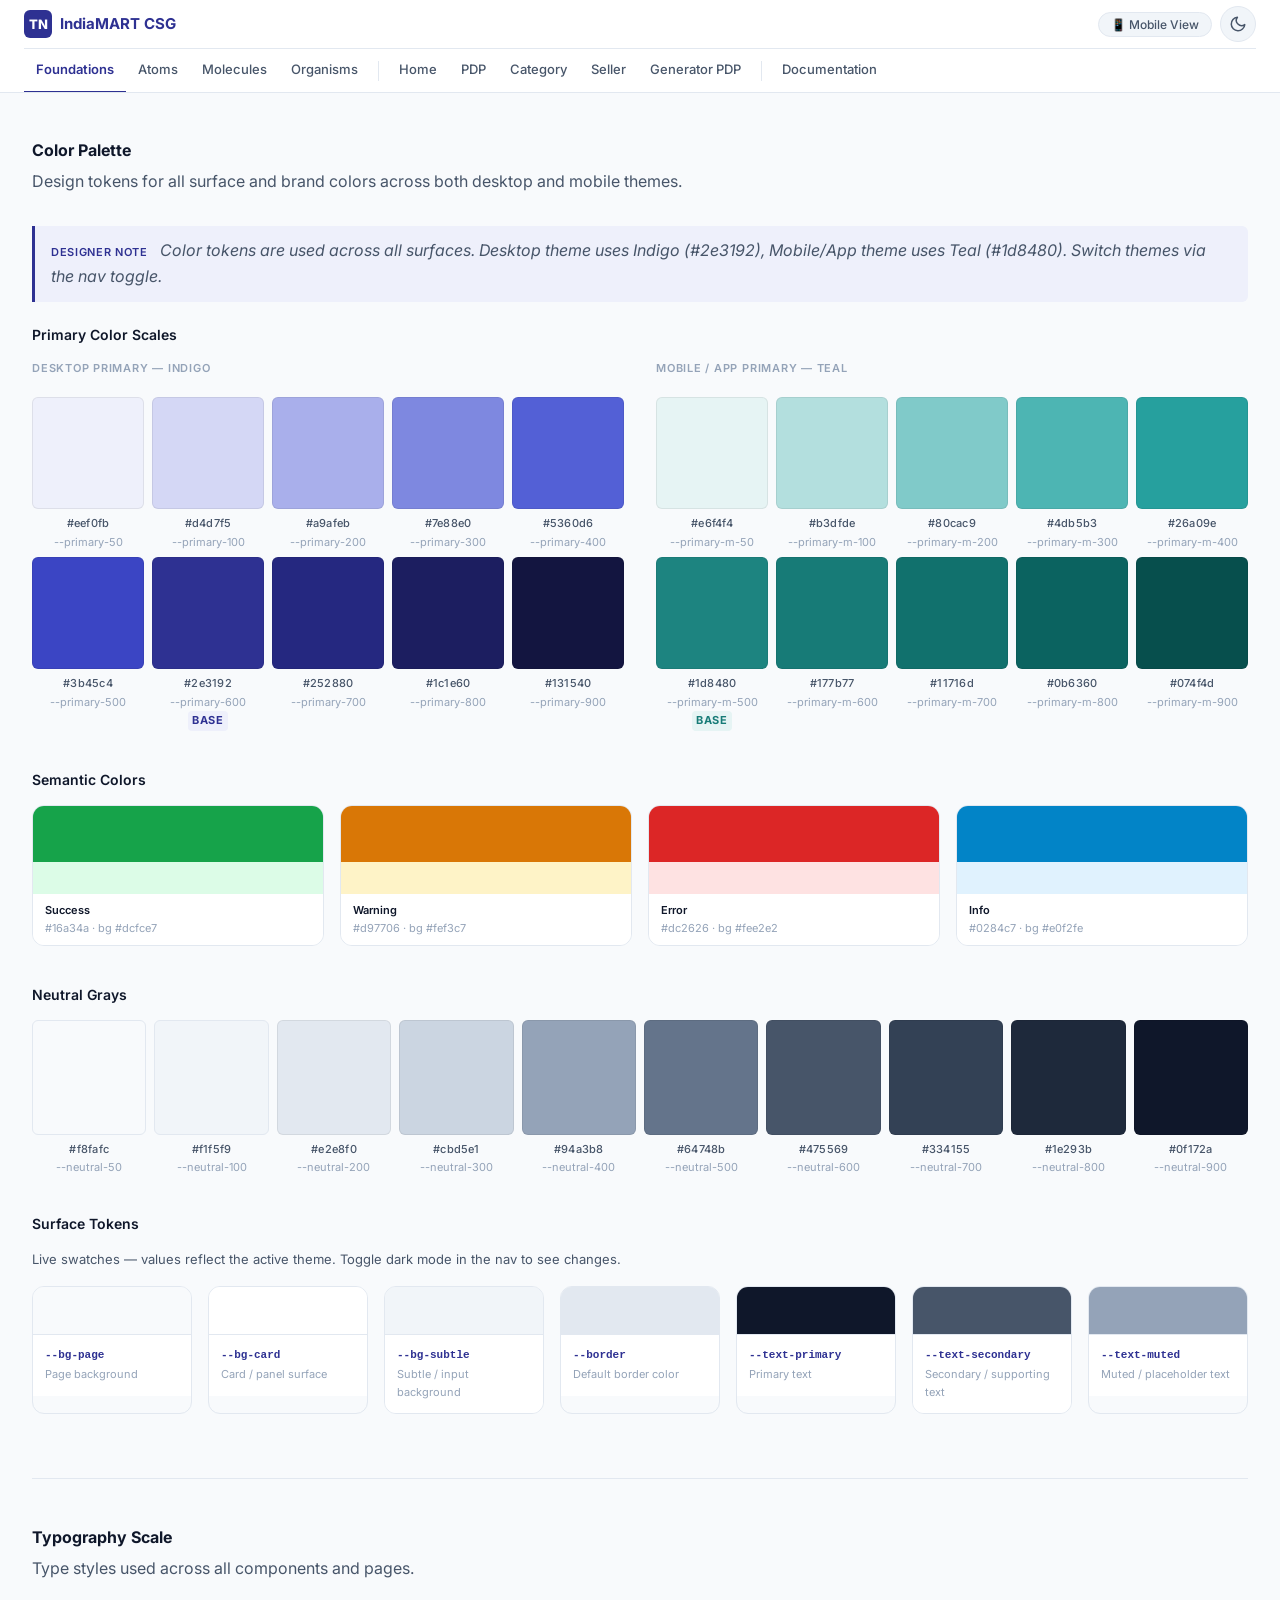
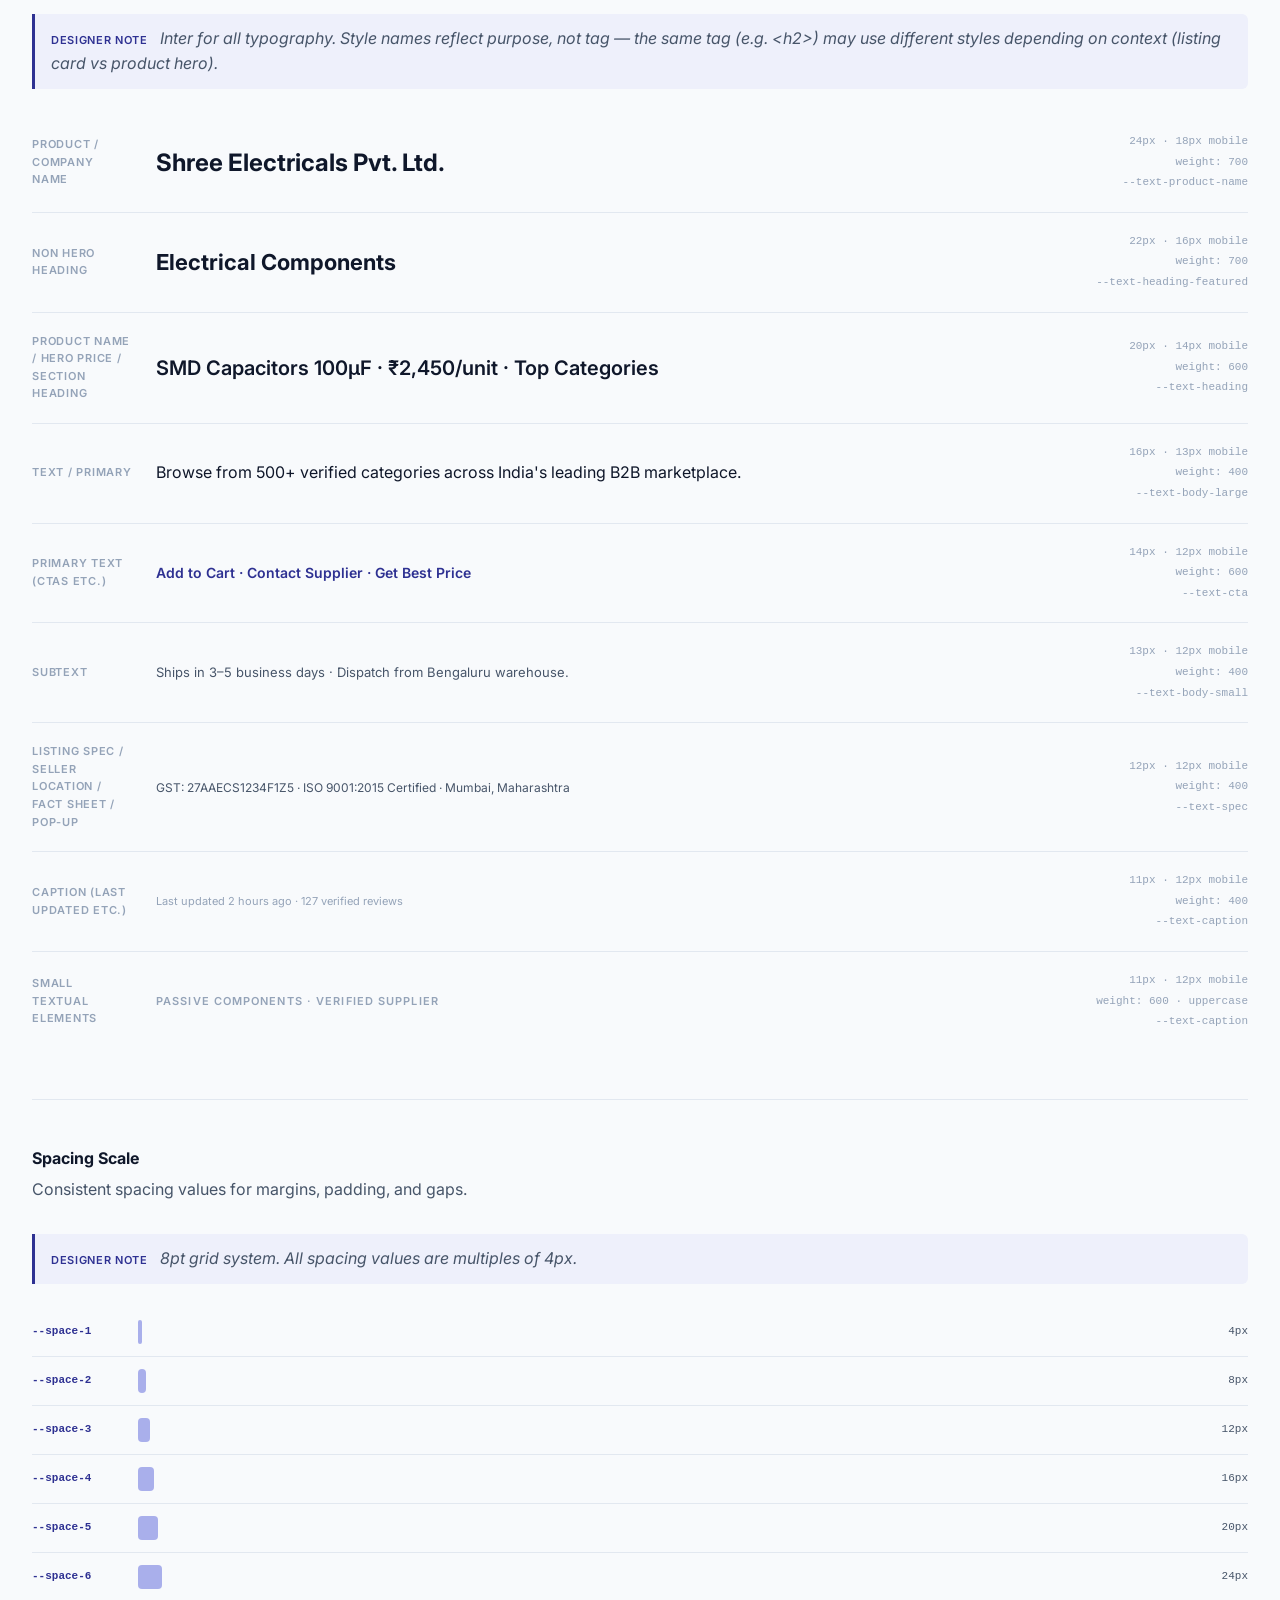
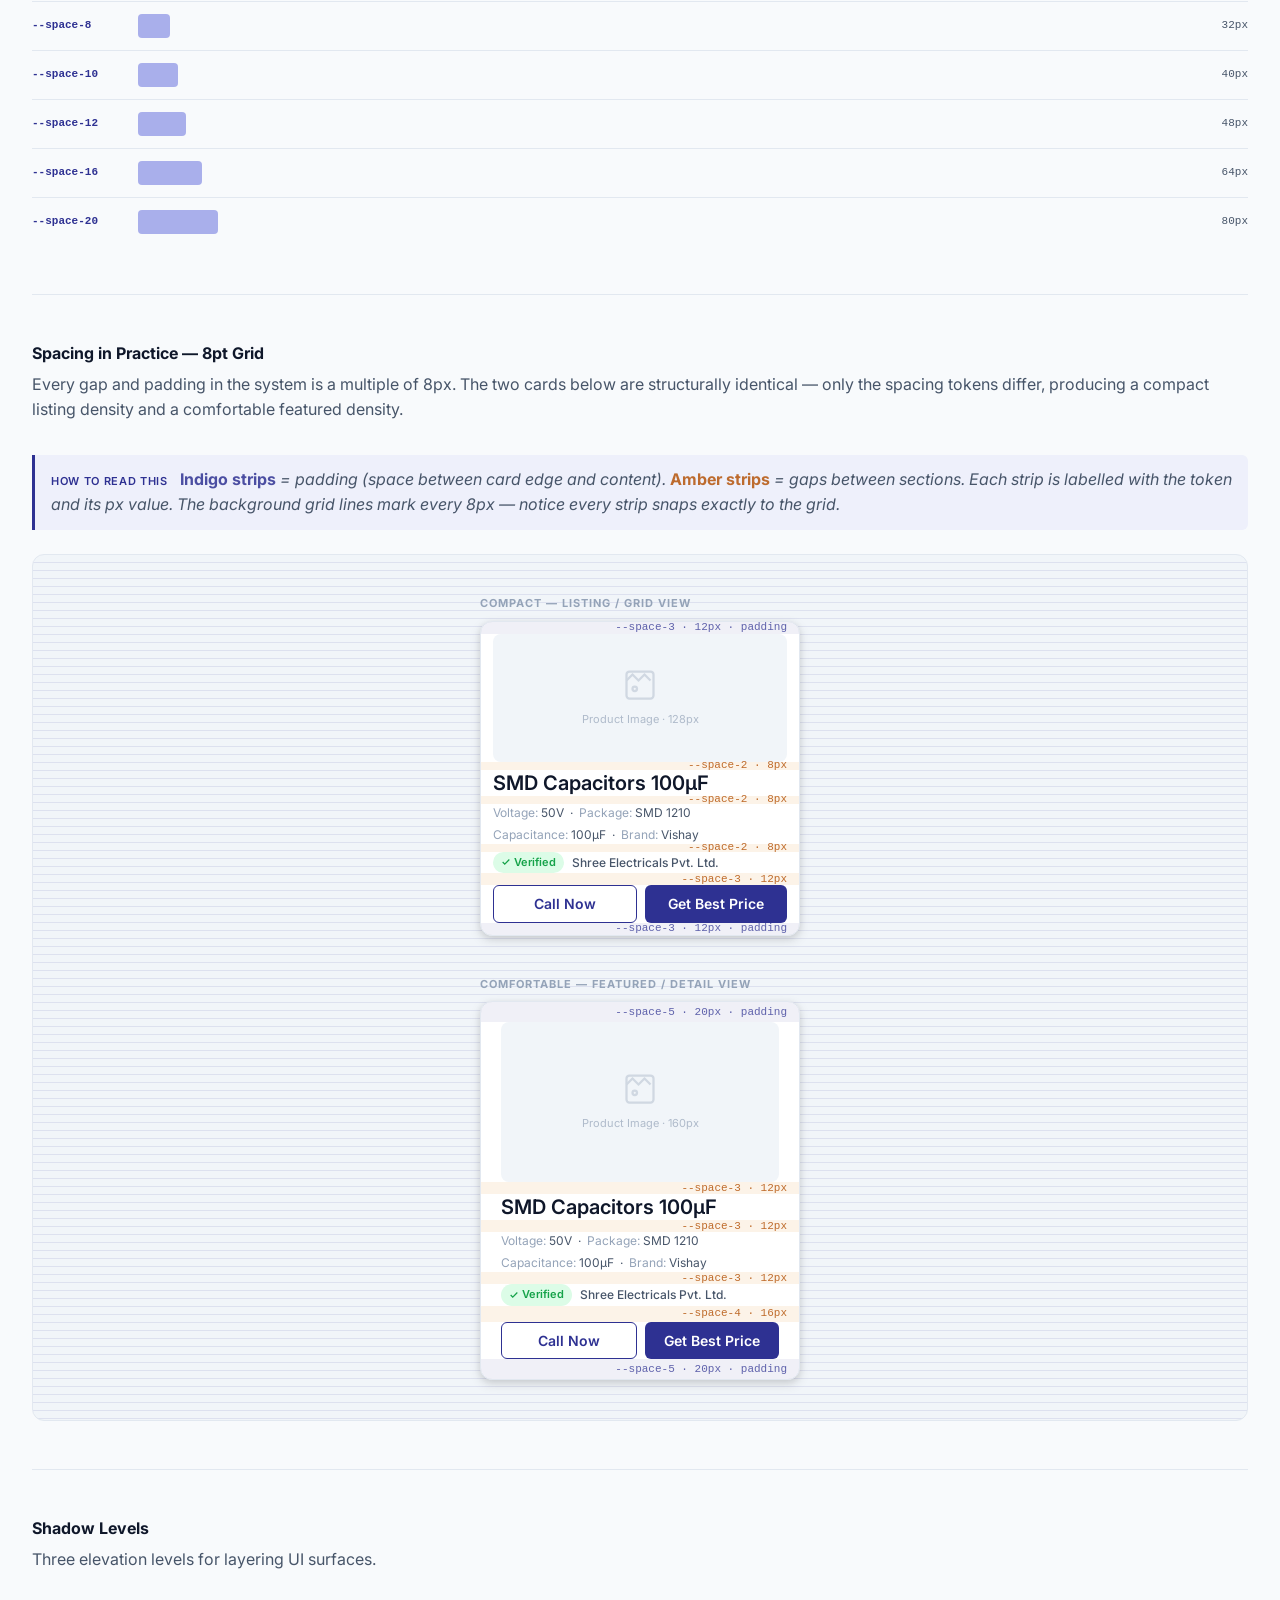
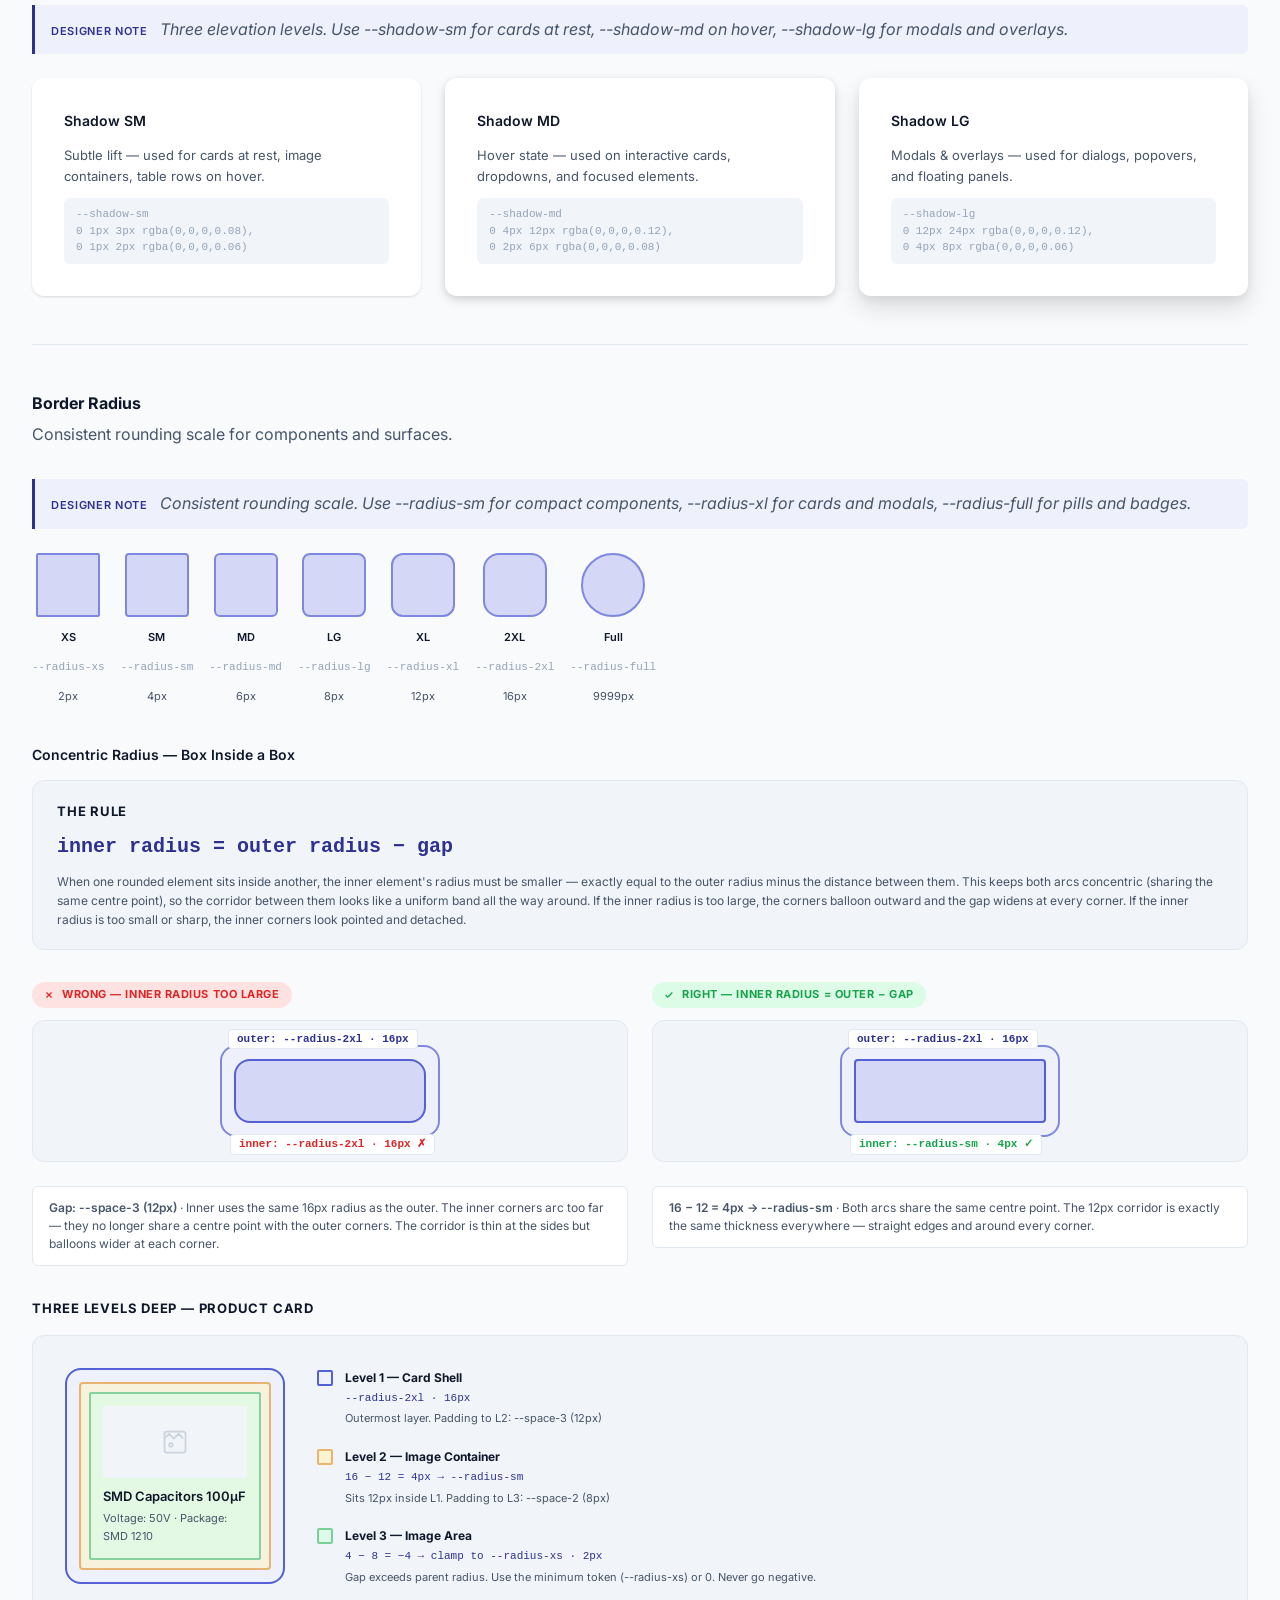
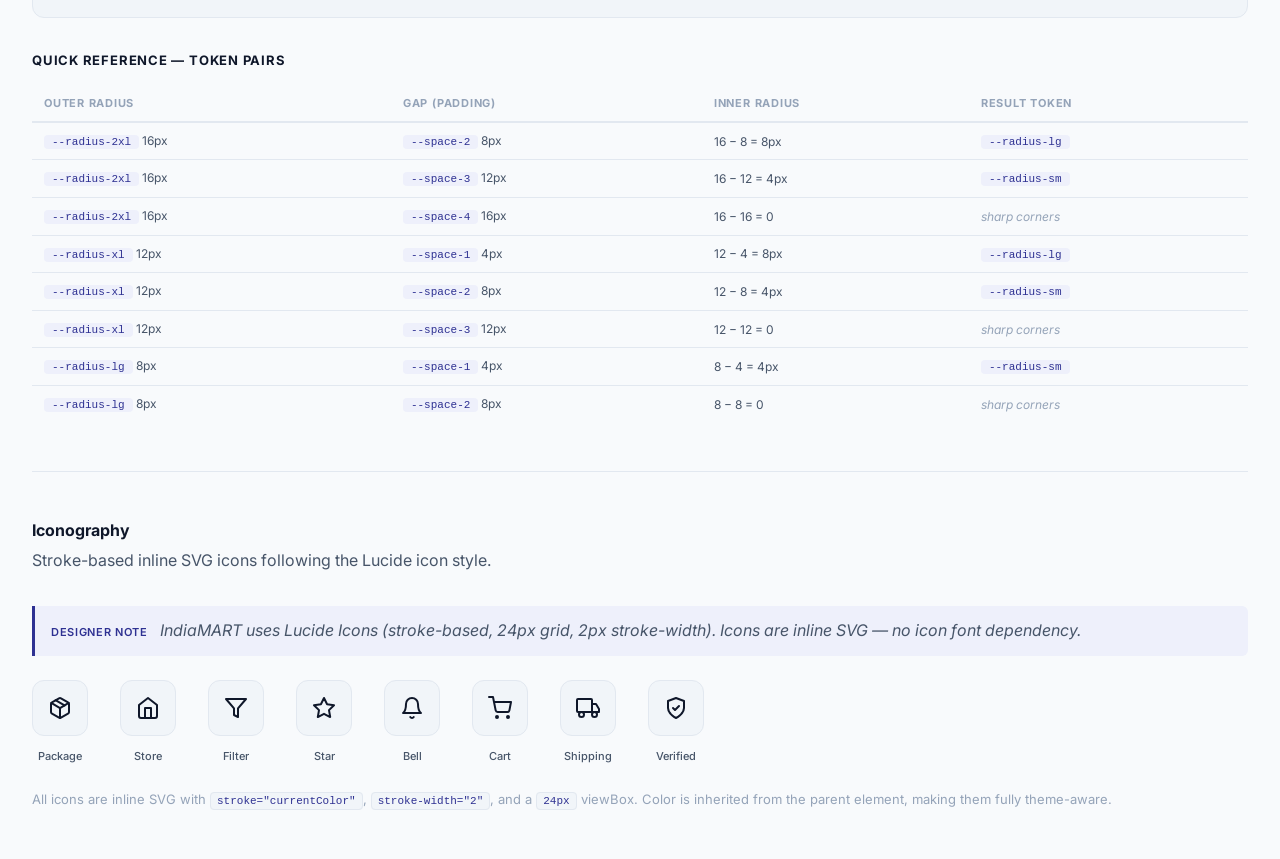
<file: components/foundations.html>
<!DOCTYPE html>
<html lang="en">
<head>
  <meta charset="UTF-8" />
  <meta name="viewport" content="width=device-width, initial-scale=1.0" />
  <title>Foundations — IndiaMART Corporate Style Guide</title>
  <link rel="stylesheet" href="../shared/tokens.css" />
  <link rel="stylesheet" href="../shared/nav.css" />
  <style>
    /* =====================================================
       PAGE-LEVEL STYLES
       ===================================================== */

    /* Sub-section headings inside a ds-section */
    .ds-subsection-title {
      font-family: var(--font-heading);
      font-size: var(--text-cta);
      font-weight: 600;
      color: var(--text-primary);
      margin-bottom: var(--space-4);
      margin-top: var(--space-8);
    }

    .ds-subsection-title:first-of-type {
      margin-top: 0;
    }

    /* =====================================================
       COLOR PALETTE
       ===================================================== */

    /* Two-column scale grid (Desktop + Mobile) */
    .color-scales-grid {
      display: grid;
      grid-template-columns: 1fr 1fr;
      gap: 32px;
      margin-bottom: var(--space-10);
    }

    @media (max-width: 700px) {
      .color-scales-grid {
        grid-template-columns: 1fr;
      }
    }

    .color-scale-group {
      display: flex;
      flex-direction: column;
      gap: var(--space-3);
    }

    .color-scale-group-label {
      font-family: var(--font-body);
      font-size: var(--text-caption);
      font-weight: 600;
      text-transform: uppercase;
      letter-spacing: 0.07em;
      color: var(--text-muted);
      margin-bottom: var(--space-2);
    }

    .color-scale-swatches {
      display: grid;
      grid-template-columns: repeat(5, 1fr);
      gap: 8px;
    }

    @media (max-width: 900px) {
      .color-scale-swatches {
        grid-template-columns: repeat(5, 1fr);
      }
    }

    .color-swatch {
      display: flex;
      flex-direction: column;
      align-items: center;
      gap: 6px;
    }

    .color-swatch-square {
      width: 100%;
      aspect-ratio: 1 / 1;
      border-radius: var(--radius-md);
      border: 1px solid rgba(0, 0, 0, 0.07);
      min-width: 0;
      flex-shrink: 0;
    }

    .color-swatch-info {
      display: flex;
      flex-direction: column;
      align-items: center;
      gap: 2px;
      width: 100%;
    }

    .color-swatch-hex {
      font-family: var(--font-body);
      font-size: var(--text-caption);
      font-weight: 500;
      color: var(--text-secondary);
      letter-spacing: 0.02em;
      text-align: center;
    }

    .color-swatch-name {
      font-family: var(--font-body);
      font-size: var(--text-caption);
      color: var(--text-muted);
      text-align: center;
      line-height: 1.3;
    }

    .color-swatch-badge {
      display: inline-block;
      font-size: var(--text-caption);
      font-weight: 700;
      text-transform: uppercase;
      letter-spacing: 0.05em;
      color: var(--color-primary);
      background: var(--color-primary-50);
      border-radius: var(--radius-sm);
      padding: 1px 4px;
    }

    /* Semantic colors */
    .semantic-colors-grid {
      display: grid;
      grid-template-columns: repeat(4, 1fr);
      gap: var(--space-4);
      margin-bottom: var(--space-10);
    }

    @media (max-width: 600px) {
      .semantic-colors-grid {
        grid-template-columns: repeat(2, 1fr);
      }
    }

    .semantic-swatch {
      border-radius: var(--radius-xl);
      overflow: hidden;
      border: 1px solid var(--border);
    }

    .semantic-swatch-main {
      height: 56px;
    }

    .semantic-swatch-bg {
      height: 32px;
    }

    .semantic-swatch-label {
      padding: var(--space-2) var(--space-3);
      background: var(--bg-card);
      font-size: var(--text-caption);
      font-weight: 600;
      color: var(--text-primary);
    }

    .semantic-swatch-hex {
      font-size: var(--text-caption);
      font-weight: 400;
      color: var(--text-muted);
      display: block;
    }

    /* Neutral grays */
    .neutral-swatches {
      display: grid;
      grid-template-columns: repeat(10, 1fr);
      gap: 8px;
      margin-bottom: var(--space-10);
    }

    @media (max-width: 700px) {
      .neutral-swatches {
        grid-template-columns: repeat(5, 1fr);
      }
    }

    /* Surface tokens table */
    .surface-tokens-grid {
      display: grid;
      grid-template-columns: repeat(auto-fill, minmax(160px, 1fr));
      gap: var(--space-4);
      margin-bottom: var(--space-4);
    }

    .surface-token-card {
      border: 1px solid var(--border);
      border-radius: var(--radius-xl);
      overflow: hidden;
    }

    .surface-token-preview {
      height: 48px;
      border-bottom: 1px solid var(--border);
    }

    .surface-token-info {
      padding: var(--space-3);
      background: var(--bg-card);
    }

    .surface-token-var {
      font-family: 'Courier New', Courier, monospace;
      font-size: var(--text-caption);
      font-weight: 600;
      color: var(--color-primary);
      margin-bottom: 2px;
    }

    .surface-token-desc {
      font-size: var(--text-caption);
      color: var(--text-muted);
    }

    /* =====================================================
       TYPOGRAPHY SCALE
       ===================================================== */

    .type-scale-table {
      width: 100%;
      border-collapse: collapse;
    }

    .type-scale-row {
      display: flex;
      align-items: center;
      gap: var(--space-6);
      padding: var(--space-5) 0;
      border-bottom: 1px solid var(--border);
    }

    .type-scale-row:last-child {
      border-bottom: none;
    }

    .type-scale-label-col {
      flex: 0 0 100px;
      display: flex;
      flex-direction: column;
      gap: 2px;
    }

    .type-scale-style-name {
      font-family: var(--font-body);
      font-size: var(--text-caption);
      font-weight: 600;
      text-transform: uppercase;
      letter-spacing: 0.07em;
      color: var(--text-muted);
    }

    .type-scale-sample-col {
      flex: 1;
      min-width: 0;
    }

    .type-scale-meta-col {
      flex: 0 0 200px;
      display: flex;
      flex-direction: column;
      gap: 3px;
      text-align: right;
    }

    .type-meta-item {
      font-size: var(--text-caption);
      color: var(--text-muted);
      font-family: 'Courier New', Courier, monospace;
    }

    /* =====================================================
       SPACING SCALE
       ===================================================== */

    .spacing-rows {
      display: flex;
      flex-direction: column;
      gap: 0;
    }

    .spacing-row {
      display: flex;
      align-items: center;
      gap: 16px;
      padding: var(--space-3) 0;
      border-bottom: 1px solid var(--border);
    }

    .spacing-row:last-child {
      border-bottom: none;
    }

    .spacing-token-name {
      font-family: 'Courier New', Courier, monospace;
      font-size: var(--text-caption);
      font-weight: 600;
      color: var(--color-primary);
      flex: 0 0 90px;
    }

    .spacing-bar-wrap {
      flex: 1;
      display: flex;
      align-items: center;
    }

    .spacing-bar {
      height: 24px;
      background: var(--color-primary-200);
      border-radius: var(--radius-sm);
      min-width: 4px;
    }

    .spacing-px-value {
      font-size: var(--text-caption);
      color: var(--text-secondary);
      flex: 0 0 40px;
      text-align: right;
      font-family: 'Courier New', Courier, monospace;
    }

    /* =====================================================
       SPACING IN PRACTICE — 8PT GRID
       ===================================================== */

    /* Grid background canvas */
    .grid-canvas {
      background-color: var(--bg-subtle);
      background-image: repeating-linear-gradient(
        transparent 0px,
        transparent 7px,
        rgba(46, 49, 146, 0.10) 7px,
        rgba(46, 49, 146, 0.10) 8px
      );
      border: 1px solid var(--border);
      border-radius: var(--radius-xl);
      padding: var(--space-10) var(--space-8);
      display: flex;
      flex-direction: column;
      align-items: center;
      gap: var(--space-10);
    }

    [data-theme="dark"] .grid-canvas {
      background-image: repeating-linear-gradient(
        transparent 0px,
        transparent 7px,
        rgba(99, 102, 241, 0.18) 7px,
        rgba(99, 102, 241, 0.18) 8px
      );
    }

    /* Wrapper for label + card */
    .sp-card-block {
      width: 100%;
      max-width: 320px;
      display: flex;
      flex-direction: column;
      gap: var(--space-2);
    }

    /* Variant label above the card */
    .sp-variant-label {
      font-size: var(--text-caption);
      font-weight: 700;
      text-transform: uppercase;
      letter-spacing: 0.09em;
      color: var(--text-muted);
    }

    /* The card shell — no padding, overflow hidden so strips fill edge to edge */
    .sp-card {
      background: var(--bg-card);
      border: 1px solid var(--border);
      border-radius: var(--radius-xl);
      box-shadow: var(--shadow-md);
      overflow: hidden;
      width: 100%;
    }

    /* ── Padding highlight strips (indigo tint) ─────────── */
    .sp-pad {
      background: rgba(46, 49, 146, 0.07);
      display: flex;
      align-items: center;
      justify-content: flex-end;
      padding-right: var(--space-3);
    }

    [data-theme="dark"] .sp-pad {
      background: rgba(99, 102, 241, 0.12);
    }

    .sp-pad-label {
      font-family: 'Courier New', Courier, monospace;
      font-size: var(--text-caption);
      color: rgba(46, 49, 146, 0.75);
      line-height: 1;
      white-space: nowrap;
    }

    [data-theme="dark"] .sp-pad-label {
      color: rgba(139, 143, 255, 0.85);
    }

    /* ── Gap strips between sections (amber tint) ────────── */
    .sp-gap {
      background: rgba(217, 119, 6, 0.09);
      display: flex;
      align-items: center;
      justify-content: flex-end;
      padding-right: var(--space-3);
    }

    [data-theme="dark"] .sp-gap {
      background: rgba(217, 119, 6, 0.15);
    }

    .sp-gap-label {
      font-family: 'Courier New', Courier, monospace;
      font-size: var(--text-caption);
      color: rgba(180, 83, 9, 0.85);
      line-height: 1;
      white-space: nowrap;
    }

    [data-theme="dark"] .sp-gap-label {
      color: rgba(251, 191, 36, 0.85);
    }

    /* ── Content sections — left/right padding only ──────── */
    .sp-section {
      background: var(--bg-card);
    }

    /* ── Product image placeholder ────────────────────────── */
    .sp-image {
      width: 100%;
      background: var(--bg-subtle);
      border-radius: var(--radius-lg);
      display: flex;
      align-items: center;
      justify-content: center;
      flex-direction: column;
      gap: var(--space-2);
      color: var(--text-muted);
    }

    .sp-image-icon {
      width: 36px;
      height: 36px;
      opacity: 0.35;
    }

    .sp-image-caption {
      font-size: var(--text-caption);
      color: var(--text-muted);
      opacity: 0.7;
    }

    /* ── Typography within card ───────────────────────────── */
    .sp-product-name {
      font-family: var(--font-heading);
      font-size: var(--text-heading);
      font-weight: 600;
      color: var(--text-primary);
      line-height: var(--lh-tight);
    }

    .sp-specs {
      display: flex;
      flex-direction: column;
      gap: var(--space-1);
    }

    .sp-spec-line {
      font-size: var(--text-spec);
      color: var(--text-secondary);
      line-height: 1.5;
    }

    .sp-spec-line span {
      color: var(--text-muted);
    }

    .sp-seller-row {
      display: flex;
      align-items: center;
      gap: var(--space-2);
    }

    .sp-badge {
      display: inline-flex;
      align-items: center;
      gap: 3px;
      padding: 2px var(--space-2);
      background: var(--color-success-bg);
      color: var(--color-success);
      border-radius: var(--radius-full);
      font-size: var(--text-caption);
      font-weight: 600;
      white-space: nowrap;
      flex-shrink: 0;
    }

    .sp-seller-name {
      font-size: var(--text-spec);
      color: var(--text-secondary);
      font-weight: 500;
      overflow: hidden;
      text-overflow: ellipsis;
      white-space: nowrap;
    }

    .sp-btn-row {
      display: flex;
      gap: var(--space-2);
    }

    .sp-btn {
      flex: 1;
      padding: var(--space-2) 0;
      border-radius: var(--radius-md);
      font-family: var(--font-body);
      font-size: var(--text-cta);
      font-weight: 600;
      cursor: pointer;
      border: none;
      text-align: center;
      line-height: 1.4;
    }

    .sp-btn--primary {
      background: var(--color-primary);
      color: #fff;
    }

    .sp-btn--ghost {
      background: transparent;
      color: var(--color-primary);
      border: 1.5px solid var(--color-primary);
    }

    /* =====================================================
       SHADOW LEVELS
       ===================================================== */

    .shadow-cards-grid {
      display: grid;
      grid-template-columns: repeat(3, 1fr);
      gap: 24px;
    }

    @media (max-width: 600px) {
      .shadow-cards-grid {
        grid-template-columns: 1fr;
      }
    }

    .shadow-demo-card {
      background: var(--bg-card);
      padding: 32px;
      border-radius: var(--radius-xl);
      display: flex;
      flex-direction: column;
      gap: var(--space-3);
    }

    .shadow-demo-card-title {
      font-family: var(--font-heading);
      font-size: var(--text-cta);
      font-weight: 600;
      color: var(--text-primary);
    }

    .shadow-demo-card-desc {
      font-size: var(--text-body-small);
      color: var(--text-secondary);
    }

    .shadow-demo-card-var {
      font-family: 'Courier New', Courier, monospace;
      font-size: var(--text-caption);
      color: var(--text-muted);
      background: var(--bg-subtle);
      padding: var(--space-2) var(--space-3);
      border-radius: var(--radius-md);
      word-break: break-all;
      line-height: 1.5;
    }

    /* =====================================================
       BORDER RADIUS
       ===================================================== */

    .radius-flex {
      display: flex;
      align-items: flex-end;
      gap: 16px;
      flex-wrap: wrap;
    }

    .radius-item {
      display: flex;
      flex-direction: column;
      align-items: center;
      gap: var(--space-3);
    }

    .radius-square {
      width: 64px;
      height: 64px;
      background: var(--color-primary-100);
      border: 2px solid var(--color-primary-300);
      flex-shrink: 0;
    }

    .radius-item-label {
      font-family: var(--font-body);
      font-size: var(--text-caption);
      font-weight: 600;
      color: var(--text-primary);
      text-align: center;
    }

    .radius-item-var {
      font-family: 'Courier New', Courier, monospace;
      font-size: var(--text-caption);
      color: var(--text-muted);
      text-align: center;
    }

    .radius-item-px {
      font-size: var(--text-caption);
      color: var(--text-secondary);
      text-align: center;
    }

    /* =====================================================
       CONCENTRIC RADIUS
       ===================================================== */

    /* Formula card */
    .cr-formula-card {
      background: var(--bg-subtle);
      border: 1px solid var(--border);
      border-radius: var(--radius-xl);
      padding: var(--space-5) var(--space-6);
      margin-bottom: var(--space-8);
      display: flex;
      flex-direction: column;
      gap: var(--space-3);
    }

    .cr-formula-title {
      font-size: var(--text-body-small);
      font-weight: 700;
      color: var(--text-primary);
      text-transform: uppercase;
      letter-spacing: 0.06em;
    }

    .cr-formula-eq {
      font-family: 'Courier New', Courier, monospace;
      font-size: var(--text-heading);
      font-weight: 600;
      color: var(--color-primary);
      line-height: 1.3;
    }

    .cr-formula-note {
      font-size: var(--text-spec);
      color: var(--text-secondary);
      line-height: 1.6;
    }

    /* Wrong vs Right comparison */
    .cr-compare {
      display: grid;
      grid-template-columns: 1fr 1fr;
      gap: var(--space-6);
      margin-bottom: var(--space-8);
    }

    @media (max-width: 600px) {
      .cr-compare { grid-template-columns: 1fr; }
    }

    .cr-case {
      display: flex;
      flex-direction: column;
      gap: var(--space-3);
    }

    .cr-case-tag {
      display: inline-flex;
      align-items: center;
      gap: var(--space-2);
      padding: var(--space-1) var(--space-3);
      border-radius: var(--radius-full);
      font-size: var(--text-caption);
      font-weight: 700;
      letter-spacing: 0.05em;
      text-transform: uppercase;
      width: fit-content;
    }

    .cr-case-tag--wrong {
      background: var(--color-error-bg);
      color: var(--color-error);
    }

    .cr-case-tag--right {
      background: var(--color-success-bg);
      color: var(--color-success);
    }

    /* The nested box demo */
    .cr-box-stage {
      border: 1px solid var(--border);
      border-radius: var(--radius-xl);
      background: var(--bg-subtle);
      padding: var(--space-6);
      display: flex;
      align-items: center;
      justify-content: center;
      position: relative;
    }

    /* Outer box */
    .cr-outer {
      position: relative;
      width: 100%;
      max-width: 220px;
    }

    .cr-outer-box {
      background: var(--color-primary-50);
      border: 2px solid var(--color-primary-300);
      padding: var(--space-3); /* 12px gap — the concentric distance */
      position: relative;
    }

    /* Inner box */
    .cr-inner-box {
      background: var(--color-primary-100);
      border: 2px solid var(--color-primary-400);
      height: 64px;
      display: flex;
      align-items: center;
      justify-content: center;
      position: relative;
    }

    /* Radius labels on boxes */
    .cr-radius-label {
      font-family: 'Courier New', Courier, monospace;
      font-size: var(--text-caption);
      font-weight: 600;
      position: absolute;
      background: var(--bg-card);
      border: 1px solid var(--border);
      padding: 1px var(--space-2);
      border-radius: var(--radius-sm);
      white-space: nowrap;
      line-height: 1.5;
    }

    .cr-radius-label--outer {
      top: calc(-1 * var(--space-4));
      left: var(--space-2);
      color: var(--color-primary-600);
    }

    .cr-radius-label--inner {
      bottom: calc(-1 * var(--space-4));
      left: var(--space-2);
    }

    .cr-radius-label--inner-wrong {
      color: var(--color-error);
    }

    .cr-radius-label--inner-right {
      color: var(--color-success);
    }

    /* Gap arrow indicator */
    .cr-gap-indicator {
      position: absolute;
      right: var(--space-2);
      top: 0;
      bottom: 0;
      display: flex;
      flex-direction: column;
      align-items: center;
      justify-content: center;
    }

    .cr-gap-line {
      width: 1px;
      flex: 1;
      border-left: 1.5px dashed var(--color-primary-300);
    }

    .cr-gap-text {
      font-family: 'Courier New', Courier, monospace;
      font-size: var(--text-caption);
      color: var(--text-muted);
      writing-mode: vertical-rl;
      padding: var(--space-1) 0;
    }

    /* Corner-zoom callout for wrong case */
    .cr-corner-callout {
      margin-top: var(--space-3);
      border-radius: var(--radius-md);
      border: 1px solid var(--border);
      background: var(--bg-card);
      padding: var(--space-3) var(--space-4);
      font-size: var(--text-spec);
      color: var(--text-secondary);
      line-height: 1.5;
    }

    .cr-corner-callout strong {
      font-weight: 600;
    }

    /* ── Three-level live example ──────────────────────── */
    .cr-live-section {
      margin-bottom: var(--space-8);
    }

    .cr-live-section-label {
      font-size: var(--text-body-small);
      font-weight: 700;
      color: var(--text-primary);
      text-transform: uppercase;
      letter-spacing: 0.06em;
      margin-bottom: var(--space-4);
    }

    .cr-live-stage {
      background: var(--bg-subtle);
      border: 1px solid var(--border);
      border-radius: var(--radius-xl);
      padding: var(--space-8);
      display: flex;
      align-items: flex-start;
      gap: var(--space-8);
      flex-wrap: wrap;
    }

    /* The annotated 3-level card */
    .cr-annotated-card {
      flex: 0 0 auto;
      max-width: 220px;
      width: 100%;
    }

    /* Level wrappers — each has a colored bg so you see all 3 layers */
    .cr-l1 {
      border-radius: var(--radius-2xl);  /* 16px */
      border: 2px solid var(--color-primary-400);
      background: var(--color-primary-50);
      padding: var(--space-3);           /* 12px gap → L2 gets radius 16-12=4 */
      position: relative;
    }

    .cr-l2 {
      border-radius: var(--radius-sm);   /* 4px = 16-12 */
      border: 2px solid rgba(217,119,6,0.5);
      background: rgba(254,243,199,0.6);
      padding: var(--space-2);           /* 8px gap → L3 gets radius 4-8 <0 = 0 → xs */
      position: relative;
    }

    [data-theme="dark"] .cr-l2 {
      background: rgba(120,53,15,0.2);
      border-color: rgba(217,119,6,0.4);
    }

    .cr-l3 {
      border-radius: var(--radius-xs);   /* 2px = clamp(0, 4-8, ...) → use xs */
      border: 2px solid rgba(22,163,74,0.45);
      background: rgba(220,252,231,0.7);
      padding: var(--space-3);
      position: relative;
    }

    [data-theme="dark"] .cr-l3 {
      background: rgba(5,46,22,0.3);
      border-color: rgba(22,163,74,0.4);
    }

    /* Card content inside level 3 */
    .cr-card-image {
      width: 100%;
      height: 72px;
      background: var(--bg-subtle);
      border-radius: var(--radius-xs);
      display: flex;
      align-items: center;
      justify-content: center;
      margin-bottom: var(--space-2);
      color: var(--text-muted);
    }

    .cr-card-name {
      font-size: var(--text-body-small);
      font-weight: 600;
      color: var(--text-primary);
      margin-bottom: var(--space-1);
    }

    .cr-card-spec {
      font-size: var(--text-caption);
      color: var(--text-secondary);
    }

    /* Level annotation labels (right side) */
    .cr-level-annotations {
      flex: 1;
      display: flex;
      flex-direction: column;
      gap: var(--space-5);
      min-width: 180px;
    }

    .cr-level-row {
      display: flex;
      align-items: flex-start;
      gap: var(--space-3);
    }

    .cr-level-swatch {
      width: 16px;
      height: 16px;
      border-radius: var(--radius-xs);
      flex-shrink: 0;
      margin-top: 2px;
      border: 2px solid;
    }

    .cr-level-swatch--l1 {
      background: var(--color-primary-50);
      border-color: var(--color-primary-400);
    }

    .cr-level-swatch--l2 {
      background: rgba(254,243,199,0.8);
      border-color: rgba(217,119,6,0.5);
    }

    [data-theme="dark"] .cr-level-swatch--l2 {
      background: rgba(120,53,15,0.3);
    }

    .cr-level-swatch--l3 {
      background: rgba(220,252,231,0.8);
      border-color: rgba(22,163,74,0.5);
    }

    [data-theme="dark"] .cr-level-swatch--l3 {
      background: rgba(5,46,22,0.4);
    }

    .cr-level-text {
      display: flex;
      flex-direction: column;
      gap: 3px;
    }

    .cr-level-name {
      font-size: var(--text-spec);
      font-weight: 700;
      color: var(--text-primary);
    }

    .cr-level-calc {
      font-family: 'Courier New', Courier, monospace;
      font-size: var(--text-caption);
      color: var(--color-primary);
    }

    .cr-level-desc {
      font-size: var(--text-caption);
      color: var(--text-secondary);
      line-height: 1.5;
    }

    /* ── Quick reference table ────────────────────────── */
    .cr-ref-table {
      width: 100%;
      border-collapse: collapse;
      font-size: var(--text-spec);
    }

    .cr-ref-table th {
      text-align: left;
      font-size: var(--text-caption);
      font-weight: 700;
      text-transform: uppercase;
      letter-spacing: 0.07em;
      color: var(--text-muted);
      padding: var(--space-2) var(--space-3);
      border-bottom: 2px solid var(--border);
    }

    .cr-ref-table td {
      padding: var(--space-2) var(--space-3);
      border-bottom: 1px solid var(--border);
      color: var(--text-secondary);
      vertical-align: middle;
    }

    .cr-ref-table tr:last-child td { border-bottom: none; }

    .cr-ref-table code {
      font-family: 'Courier New', Courier, monospace;
      font-size: var(--text-caption);
      color: var(--color-primary);
      background: var(--color-primary-50);
      padding: 1px var(--space-2);
      border-radius: var(--radius-sm);
    }

    [data-theme="dark"] .cr-ref-table code {
      background: rgba(46,49,146,0.2);
    }

    .cr-ref-table .cr-result-sharp {
      color: var(--text-muted);
      font-style: italic;
    }

    /* =====================================================
       ICONOGRAPHY
       ===================================================== */

    .icons-flex {
      display: flex;
      gap: 32px;
      flex-wrap: wrap;
    }

    .icon-item {
      display: flex;
      flex-direction: column;
      align-items: center;
      gap: var(--space-3);
    }

    .icon-wrapper {
      width: 56px;
      height: 56px;
      display: flex;
      align-items: center;
      justify-content: center;
      background: var(--bg-subtle);
      border: 1px solid var(--border);
      border-radius: var(--radius-xl);
      color: var(--text-primary);
      transition: background var(--transition-fast), border-color var(--transition-fast), color var(--transition-fast);
    }

    .icon-wrapper:hover {
      background: var(--color-primary-50);
      border-color: var(--color-primary-200);
      color: var(--color-primary);
    }

    .icon-label {
      font-size: var(--text-caption);
      color: var(--text-secondary);
      text-align: center;
      font-weight: 500;
    }

    /* =====================================================
       MISC UTILITIES
       ===================================================== */

    .ds-tag {
      display: inline-block;
      font-size: var(--text-caption);
      font-weight: 700;
      text-transform: uppercase;
      letter-spacing: 0.05em;
      border-radius: var(--radius-sm);
      padding: 2px 5px;
    }

    .ds-tag--base {
      background: var(--color-primary-50);
      color: var(--color-primary-600);
    }

    code.token {
      font-family: 'Courier New', Courier, monospace;
      font-size: var(--text-caption);
      background: var(--bg-subtle);
      color: var(--color-primary);
      padding: 2px 6px;
      border-radius: var(--radius-sm);
      border: 1px solid var(--border);
    }
  </style>
</head>
<body>

  <!-- =====================================================
       NAVIGATION
       ===================================================== -->
  <nav class="ds-nav">
    <div class="ds-nav-inner">
      <!-- Logo -->
      <a href="../index.html" class="ds-nav-logo">
        <div class="ds-nav-logo-icon">TN</div>
        IndiaMART CSG
      </a>

      <!-- Center Links -->
      <div class="ds-nav-links">
        <a href="foundations.html" class="ds-nav-link active" data-page="foundations">Foundations</a>
        <a href="atoms.html" class="ds-nav-link" data-page="atoms">Atoms</a>
        <a href="molecules.html" class="ds-nav-link" data-page="molecules">Molecules</a>
        <a href="organisms.html" class="ds-nav-link" data-page="organisms">Organisms</a>
        <div class="ds-nav-divider"></div>
        <a href="../pages/homepage.html" class="ds-nav-link" data-page="homepage">Home</a>
        <a href="../pages/pdp.html" class="ds-nav-link" data-page="pdp">PDP</a>
        <a href="../pages/category.html" class="ds-nav-link" data-page="category">Category</a>
        <a href="../pages/seller-profile.html" class="ds-nav-link" data-page="seller">Seller</a>
        <a href="../pages/generator-pdp.html" class="ds-nav-link" data-page="generator-pdp">Generator PDP</a>
        <div class="ds-nav-divider"></div>
        <a href="../design-tokens.html" class="ds-nav-link" data-page="design-tokens">Documentation</a>
      </div>

      <!-- Right Controls -->
      <div class="ds-nav-controls">
        <button class="ds-mobile-toggle" id="ds-mobile-toggle">📱 Mobile View</button>
        <button class="ds-theme-toggle" id="ds-theme-toggle"></button>
      </div>
    </div>
  </nav>

  <!-- =====================================================
       PAGE BODY
       ===================================================== -->
  <div class="ds-page" id="ds-page-container">
    <div class="ds-container">

      <!-- ==================================================
           SECTION 1: COLOR PALETTE
           ================================================== -->
      <section class="ds-section">
        <h2 class="ds-section-title">Color Palette</h2>
        <p class="ds-section-subtitle">Design tokens for all surface and brand colors across both desktop and mobile themes.</p>

        <div class="ds-annotation">
          <span class="ds-annotation-label">Designer Note</span>
          Color tokens are used across all surfaces. Desktop theme uses Indigo (#2e3192), Mobile/App theme uses Teal (#1d8480). Switch themes via the nav toggle.
        </div>

        <!-- Primary Color Scales -->
        <h3 class="ds-subsection-title">Primary Color Scales</h3>
        <div class="color-scales-grid">

          <!-- Desktop / Indigo -->
          <div class="color-scale-group">
            <div class="color-scale-group-label">Desktop Primary — Indigo</div>
            <div class="color-scale-swatches">
              <div class="color-swatch">
                <div class="color-swatch-square" style="background:#eef0fb;"></div>
                <div class="color-swatch-info">
                  <span class="color-swatch-hex">#eef0fb</span>
                  <span class="color-swatch-name">--primary-50</span>
                </div>
              </div>
              <div class="color-swatch">
                <div class="color-swatch-square" style="background:#d4d7f5;"></div>
                <div class="color-swatch-info">
                  <span class="color-swatch-hex">#d4d7f5</span>
                  <span class="color-swatch-name">--primary-100</span>
                </div>
              </div>
              <div class="color-swatch">
                <div class="color-swatch-square" style="background:#a9afeb;"></div>
                <div class="color-swatch-info">
                  <span class="color-swatch-hex">#a9afeb</span>
                  <span class="color-swatch-name">--primary-200</span>
                </div>
              </div>
              <div class="color-swatch">
                <div class="color-swatch-square" style="background:#7e88e0;"></div>
                <div class="color-swatch-info">
                  <span class="color-swatch-hex">#7e88e0</span>
                  <span class="color-swatch-name">--primary-300</span>
                </div>
              </div>
              <div class="color-swatch">
                <div class="color-swatch-square" style="background:#5360d6;"></div>
                <div class="color-swatch-info">
                  <span class="color-swatch-hex">#5360d6</span>
                  <span class="color-swatch-name">--primary-400</span>
                </div>
              </div>
              <div class="color-swatch">
                <div class="color-swatch-square" style="background:#3b45c4;"></div>
                <div class="color-swatch-info">
                  <span class="color-swatch-hex">#3b45c4</span>
                  <span class="color-swatch-name">--primary-500</span>
                </div>
              </div>
              <div class="color-swatch">
                <div class="color-swatch-square" style="background:#2e3192;"></div>
                <div class="color-swatch-info">
                  <span class="color-swatch-hex">#2e3192</span>
                  <span class="color-swatch-name">--primary-600</span>
                  <span class="color-swatch-badge">BASE</span>
                </div>
              </div>
              <div class="color-swatch">
                <div class="color-swatch-square" style="background:#252880;"></div>
                <div class="color-swatch-info">
                  <span class="color-swatch-hex">#252880</span>
                  <span class="color-swatch-name">--primary-700</span>
                </div>
              </div>
              <div class="color-swatch">
                <div class="color-swatch-square" style="background:#1c1e60;"></div>
                <div class="color-swatch-info">
                  <span class="color-swatch-hex">#1c1e60</span>
                  <span class="color-swatch-name">--primary-800</span>
                </div>
              </div>
              <div class="color-swatch">
                <div class="color-swatch-square" style="background:#131540;"></div>
                <div class="color-swatch-info">
                  <span class="color-swatch-hex">#131540</span>
                  <span class="color-swatch-name">--primary-900</span>
                </div>
              </div>
            </div>
          </div>

          <!-- Mobile / Teal -->
          <div class="color-scale-group">
            <div class="color-scale-group-label">Mobile / App Primary — Teal</div>
            <div class="color-scale-swatches">
              <div class="color-swatch">
                <div class="color-swatch-square" style="background:#e6f4f4;"></div>
                <div class="color-swatch-info">
                  <span class="color-swatch-hex">#e6f4f4</span>
                  <span class="color-swatch-name">--primary-m-50</span>
                </div>
              </div>
              <div class="color-swatch">
                <div class="color-swatch-square" style="background:#b3dfde;"></div>
                <div class="color-swatch-info">
                  <span class="color-swatch-hex">#b3dfde</span>
                  <span class="color-swatch-name">--primary-m-100</span>
                </div>
              </div>
              <div class="color-swatch">
                <div class="color-swatch-square" style="background:#80cac9;"></div>
                <div class="color-swatch-info">
                  <span class="color-swatch-hex">#80cac9</span>
                  <span class="color-swatch-name">--primary-m-200</span>
                </div>
              </div>
              <div class="color-swatch">
                <div class="color-swatch-square" style="background:#4db5b3;"></div>
                <div class="color-swatch-info">
                  <span class="color-swatch-hex">#4db5b3</span>
                  <span class="color-swatch-name">--primary-m-300</span>
                </div>
              </div>
              <div class="color-swatch">
                <div class="color-swatch-square" style="background:#26a09e;"></div>
                <div class="color-swatch-info">
                  <span class="color-swatch-hex">#26a09e</span>
                  <span class="color-swatch-name">--primary-m-400</span>
                </div>
              </div>
              <div class="color-swatch">
                <div class="color-swatch-square" style="background:#1d8480;"></div>
                <div class="color-swatch-info">
                  <span class="color-swatch-hex">#1d8480</span>
                  <span class="color-swatch-name">--primary-m-500</span>
                  <span class="color-swatch-badge" style="background:#e6f4f4;color:#177b77;">BASE</span>
                </div>
              </div>
              <div class="color-swatch">
                <div class="color-swatch-square" style="background:#177b77;"></div>
                <div class="color-swatch-info">
                  <span class="color-swatch-hex">#177b77</span>
                  <span class="color-swatch-name">--primary-m-600</span>
                </div>
              </div>
              <div class="color-swatch">
                <div class="color-swatch-square" style="background:#11716d;"></div>
                <div class="color-swatch-info">
                  <span class="color-swatch-hex">#11716d</span>
                  <span class="color-swatch-name">--primary-m-700</span>
                </div>
              </div>
              <div class="color-swatch">
                <div class="color-swatch-square" style="background:#0b6360;"></div>
                <div class="color-swatch-info">
                  <span class="color-swatch-hex">#0b6360</span>
                  <span class="color-swatch-name">--primary-m-800</span>
                </div>
              </div>
              <div class="color-swatch">
                <div class="color-swatch-square" style="background:#074f4d;"></div>
                <div class="color-swatch-info">
                  <span class="color-swatch-hex">#074f4d</span>
                  <span class="color-swatch-name">--primary-m-900</span>
                </div>
              </div>
            </div>
          </div>

        </div><!-- /color-scales-grid -->

        <!-- Semantic Colors -->
        <h3 class="ds-subsection-title">Semantic Colors</h3>
        <div class="semantic-colors-grid">

          <div class="semantic-swatch">
            <div class="semantic-swatch-main" style="background:#16a34a;"></div>
            <div class="semantic-swatch-bg" style="background:#dcfce7;"></div>
            <div class="semantic-swatch-label">
              Success
              <span class="semantic-swatch-hex">#16a34a · bg #dcfce7</span>
            </div>
          </div>

          <div class="semantic-swatch">
            <div class="semantic-swatch-main" style="background:#d97706;"></div>
            <div class="semantic-swatch-bg" style="background:#fef3c7;"></div>
            <div class="semantic-swatch-label">
              Warning
              <span class="semantic-swatch-hex">#d97706 · bg #fef3c7</span>
            </div>
          </div>

          <div class="semantic-swatch">
            <div class="semantic-swatch-main" style="background:#dc2626;"></div>
            <div class="semantic-swatch-bg" style="background:#fee2e2;"></div>
            <div class="semantic-swatch-label">
              Error
              <span class="semantic-swatch-hex">#dc2626 · bg #fee2e2</span>
            </div>
          </div>

          <div class="semantic-swatch">
            <div class="semantic-swatch-main" style="background:#0284c7;"></div>
            <div class="semantic-swatch-bg" style="background:#e0f2fe;"></div>
            <div class="semantic-swatch-label">
              Info
              <span class="semantic-swatch-hex">#0284c7 · bg #e0f2fe</span>
            </div>
          </div>

        </div><!-- /semantic-colors-grid -->

        <!-- Neutral Grays -->
        <h3 class="ds-subsection-title">Neutral Grays</h3>
        <div class="neutral-swatches">
          <div class="color-swatch">
            <div class="color-swatch-square" style="background:#f8fafc; border:1px solid #e2e8f0;"></div>
            <div class="color-swatch-info">
              <span class="color-swatch-hex">#f8fafc</span>
              <span class="color-swatch-name">--neutral-50</span>
            </div>
          </div>
          <div class="color-swatch">
            <div class="color-swatch-square" style="background:#f1f5f9; border:1px solid #e2e8f0;"></div>
            <div class="color-swatch-info">
              <span class="color-swatch-hex">#f1f5f9</span>
              <span class="color-swatch-name">--neutral-100</span>
            </div>
          </div>
          <div class="color-swatch">
            <div class="color-swatch-square" style="background:#e2e8f0;"></div>
            <div class="color-swatch-info">
              <span class="color-swatch-hex">#e2e8f0</span>
              <span class="color-swatch-name">--neutral-200</span>
            </div>
          </div>
          <div class="color-swatch">
            <div class="color-swatch-square" style="background:#cbd5e1;"></div>
            <div class="color-swatch-info">
              <span class="color-swatch-hex">#cbd5e1</span>
              <span class="color-swatch-name">--neutral-300</span>
            </div>
          </div>
          <div class="color-swatch">
            <div class="color-swatch-square" style="background:#94a3b8;"></div>
            <div class="color-swatch-info">
              <span class="color-swatch-hex">#94a3b8</span>
              <span class="color-swatch-name">--neutral-400</span>
            </div>
          </div>
          <div class="color-swatch">
            <div class="color-swatch-square" style="background:#64748b;"></div>
            <div class="color-swatch-info">
              <span class="color-swatch-hex">#64748b</span>
              <span class="color-swatch-name">--neutral-500</span>
            </div>
          </div>
          <div class="color-swatch">
            <div class="color-swatch-square" style="background:#475569;"></div>
            <div class="color-swatch-info">
              <span class="color-swatch-hex">#475569</span>
              <span class="color-swatch-name">--neutral-600</span>
            </div>
          </div>
          <div class="color-swatch">
            <div class="color-swatch-square" style="background:#334155;"></div>
            <div class="color-swatch-info">
              <span class="color-swatch-hex">#334155</span>
              <span class="color-swatch-name">--neutral-700</span>
            </div>
          </div>
          <div class="color-swatch">
            <div class="color-swatch-square" style="background:#1e293b;"></div>
            <div class="color-swatch-info">
              <span class="color-swatch-hex">#1e293b</span>
              <span class="color-swatch-name">--neutral-800</span>
            </div>
          </div>
          <div class="color-swatch">
            <div class="color-swatch-square" style="background:#0f172a;"></div>
            <div class="color-swatch-info">
              <span class="color-swatch-hex">#0f172a</span>
              <span class="color-swatch-name">--neutral-900</span>
            </div>
          </div>
        </div><!-- /neutral-swatches -->

        <!-- Surface Tokens -->
        <h3 class="ds-subsection-title">Surface Tokens</h3>
        <p style="font-size:var(--text-body-small);color:var(--text-secondary);margin-bottom:var(--space-4);">
          Live swatches — values reflect the active theme. Toggle dark mode in the nav to see changes.
        </p>
        <div class="surface-tokens-grid">
          <div class="surface-token-card">
            <div class="surface-token-preview" style="background:var(--bg-page);"></div>
            <div class="surface-token-info">
              <div class="surface-token-var">--bg-page</div>
              <div class="surface-token-desc">Page background</div>
            </div>
          </div>
          <div class="surface-token-card">
            <div class="surface-token-preview" style="background:var(--bg-card);"></div>
            <div class="surface-token-info">
              <div class="surface-token-var">--bg-card</div>
              <div class="surface-token-desc">Card / panel surface</div>
            </div>
          </div>
          <div class="surface-token-card">
            <div class="surface-token-preview" style="background:var(--bg-subtle);"></div>
            <div class="surface-token-info">
              <div class="surface-token-var">--bg-subtle</div>
              <div class="surface-token-desc">Subtle / input background</div>
            </div>
          </div>
          <div class="surface-token-card">
            <div class="surface-token-preview" style="background:var(--border);"></div>
            <div class="surface-token-info">
              <div class="surface-token-var">--border</div>
              <div class="surface-token-desc">Default border color</div>
            </div>
          </div>
          <div class="surface-token-card">
            <div class="surface-token-preview" style="background:var(--text-primary);"></div>
            <div class="surface-token-info">
              <div class="surface-token-var">--text-primary</div>
              <div class="surface-token-desc">Primary text</div>
            </div>
          </div>
          <div class="surface-token-card">
            <div class="surface-token-preview" style="background:var(--text-secondary);"></div>
            <div class="surface-token-info">
              <div class="surface-token-var">--text-secondary</div>
              <div class="surface-token-desc">Secondary / supporting text</div>
            </div>
          </div>
          <div class="surface-token-card">
            <div class="surface-token-preview" style="background:var(--text-muted);"></div>
            <div class="surface-token-info">
              <div class="surface-token-var">--text-muted</div>
              <div class="surface-token-desc">Muted / placeholder text</div>
            </div>
          </div>
        </div>

      </section><!-- /Color Palette -->

      <!-- ==================================================
           SECTION 2: TYPOGRAPHY SCALE
           ================================================== -->
      <section class="ds-section">
        <h2 class="ds-section-title">Typography Scale</h2>
        <p class="ds-section-subtitle">Type styles used across all components and pages.</p>

        <div class="ds-annotation">
          <span class="ds-annotation-label">Designer Note</span>
          Inter for all typography. Style names reflect purpose, not tag — the same tag (e.g. &lt;h2&gt;) may use different styles depending on context (listing card vs product hero).
        </div>

        <div class="type-scale-table">

          <!-- Product / Company Name -->
          <div class="type-scale-row">
            <div class="type-scale-label-col">
              <span class="type-scale-style-name">Product / Company Name</span>
            </div>
            <div class="type-scale-sample-col">
              <span style="font-family:'Inter',sans-serif;font-size:var(--text-product-name);line-height:1.3;font-weight:700;color:var(--text-primary);display:block;">Shree Electricals Pvt. Ltd.</span>
            </div>
            <div class="type-scale-meta-col">
              <span class="type-meta-item">24px · 18px mobile</span>
              <span class="type-meta-item">weight: 700</span>
              <span class="type-meta-item">--text-product-name</span>
            </div>
          </div>

          <!-- Non Hero Heading -->
          <div class="type-scale-row">
            <div class="type-scale-label-col">
              <span class="type-scale-style-name">Non Hero Heading</span>
            </div>
            <div class="type-scale-sample-col">
              <span style="font-family:'Inter',sans-serif;font-size:var(--text-heading-featured);line-height:1.3;font-weight:700;color:var(--text-primary);display:block;">Electrical Components</span>
            </div>
            <div class="type-scale-meta-col">
              <span class="type-meta-item">22px · 16px mobile</span>
              <span class="type-meta-item">weight: 700</span>
              <span class="type-meta-item">--text-heading-featured</span>
            </div>
          </div>

          <!-- Product Name / Hero Price / Section Heading -->
          <div class="type-scale-row">
            <div class="type-scale-label-col">
              <span class="type-scale-style-name">Product Name / Hero Price / Section Heading</span>
            </div>
            <div class="type-scale-sample-col">
              <span style="font-family:'Inter',sans-serif;font-size:var(--text-heading);line-height:1.3;font-weight:600;color:var(--text-primary);display:block;">SMD Capacitors 100µF · ₹2,450/unit · Top Categories</span>
            </div>
            <div class="type-scale-meta-col">
              <span class="type-meta-item">20px · 14px mobile</span>
              <span class="type-meta-item">weight: 600</span>
              <span class="type-meta-item">--text-heading</span>
            </div>
          </div>

          <!-- Text / Primary -->
          <div class="type-scale-row">
            <div class="type-scale-label-col">
              <span class="type-scale-style-name">Text / Primary</span>
            </div>
            <div class="type-scale-sample-col">
              <span style="font-family:'Inter',sans-serif;font-size:var(--text-body-large);line-height:1.6;font-weight:400;color:var(--text-primary);display:block;">Browse from 500+ verified categories across India's leading B2B marketplace.</span>
            </div>
            <div class="type-scale-meta-col">
              <span class="type-meta-item">16px · 13px mobile</span>
              <span class="type-meta-item">weight: 400</span>
              <span class="type-meta-item">--text-body-large</span>
            </div>
          </div>

          <!-- Primary Text (CTAs etc.) -->
          <div class="type-scale-row">
            <div class="type-scale-label-col">
              <span class="type-scale-style-name">Primary Text (CTAs etc.)</span>
            </div>
            <div class="type-scale-sample-col">
              <span style="font-family:'Inter',sans-serif;font-size:var(--text-cta);line-height:1.6;font-weight:600;color:var(--color-primary);display:block;">Add to Cart · Contact Supplier · Get Best Price</span>
            </div>
            <div class="type-scale-meta-col">
              <span class="type-meta-item">14px · 12px mobile</span>
              <span class="type-meta-item">weight: 600</span>
              <span class="type-meta-item">--text-cta</span>
            </div>
          </div>

          <!-- Subtext -->
          <div class="type-scale-row">
            <div class="type-scale-label-col">
              <span class="type-scale-style-name">Subtext</span>
            </div>
            <div class="type-scale-sample-col">
              <span style="font-family:'Inter',sans-serif;font-size:var(--text-body-small);line-height:1.6;font-weight:400;color:var(--text-secondary);display:block;">Ships in 3–5 business days · Dispatch from Bengaluru warehouse.</span>
            </div>
            <div class="type-scale-meta-col">
              <span class="type-meta-item">13px · 12px mobile</span>
              <span class="type-meta-item">weight: 400</span>
              <span class="type-meta-item">--text-body-small</span>
            </div>
          </div>

          <!-- Listing Spec / Seller Location / Fact Sheet / Pop-up -->
          <div class="type-scale-row">
            <div class="type-scale-label-col">
              <span class="type-scale-style-name">Listing Spec / Seller Location / Fact Sheet / Pop-up</span>
            </div>
            <div class="type-scale-sample-col">
              <span style="font-family:'Inter',sans-serif;font-size:var(--text-spec);line-height:1.6;font-weight:400;color:var(--text-secondary);display:block;">GST: 27AAECS1234F1Z5 · ISO 9001:2015 Certified · Mumbai, Maharashtra</span>
            </div>
            <div class="type-scale-meta-col">
              <span class="type-meta-item">12px · 12px mobile</span>
              <span class="type-meta-item">weight: 400</span>
              <span class="type-meta-item">--text-spec</span>
            </div>
          </div>

          <!-- Caption -->
          <div class="type-scale-row">
            <div class="type-scale-label-col">
              <span class="type-scale-style-name">Caption (Last Updated etc.)</span>
            </div>
            <div class="type-scale-sample-col">
              <span style="font-family:'Inter',sans-serif;font-size:var(--text-caption);line-height:1.6;font-weight:400;color:var(--text-muted);display:block;">Last updated 2 hours ago · 127 verified reviews</span>
            </div>
            <div class="type-scale-meta-col">
              <span class="type-meta-item">11px · 12px mobile</span>
              <span class="type-meta-item">weight: 400</span>
              <span class="type-meta-item">--text-caption</span>
            </div>
          </div>

          <!-- Small Textual Elements -->
          <div class="type-scale-row">
            <div class="type-scale-label-col">
              <span class="type-scale-style-name">Small Textual Elements</span>
            </div>
            <div class="type-scale-sample-col">
              <span style="font-family:'Inter',sans-serif;font-size:var(--text-caption);line-height:1.6;font-weight:600;text-transform:uppercase;letter-spacing:0.1em;color:var(--text-muted);display:block;">PASSIVE COMPONENTS · VERIFIED SUPPLIER</span>
            </div>
            <div class="type-scale-meta-col">
              <span class="type-meta-item">11px · 12px mobile</span>
              <span class="type-meta-item">weight: 600 · uppercase</span>
              <span class="type-meta-item">--text-caption</span>
            </div>
          </div>

        </div><!-- /type-scale-table -->

      </section><!-- /Typography Scale -->

      <!-- ==================================================
           SECTION 3: SPACING SCALE
           ================================================== -->
      <section class="ds-section">
        <h2 class="ds-section-title">Spacing Scale</h2>
        <p class="ds-section-subtitle">Consistent spacing values for margins, padding, and gaps.</p>

        <div class="ds-annotation">
          <span class="ds-annotation-label">Designer Note</span>
          8pt grid system. All spacing values are multiples of 4px.
        </div>

        <div class="spacing-rows">

          <div class="spacing-row">
            <span class="spacing-token-name">--space-1</span>
            <div class="spacing-bar-wrap">
              <div class="spacing-bar" style="width:4px;"></div>
            </div>
            <span class="spacing-px-value">4px</span>
          </div>

          <div class="spacing-row">
            <span class="spacing-token-name">--space-2</span>
            <div class="spacing-bar-wrap">
              <div class="spacing-bar" style="width:8px;"></div>
            </div>
            <span class="spacing-px-value">8px</span>
          </div>

          <div class="spacing-row">
            <span class="spacing-token-name">--space-3</span>
            <div class="spacing-bar-wrap">
              <div class="spacing-bar" style="width:12px;"></div>
            </div>
            <span class="spacing-px-value">12px</span>
          </div>

          <div class="spacing-row">
            <span class="spacing-token-name">--space-4</span>
            <div class="spacing-bar-wrap">
              <div class="spacing-bar" style="width:16px;"></div>
            </div>
            <span class="spacing-px-value">16px</span>
          </div>

          <div class="spacing-row">
            <span class="spacing-token-name">--space-5</span>
            <div class="spacing-bar-wrap">
              <div class="spacing-bar" style="width:20px;"></div>
            </div>
            <span class="spacing-px-value">20px</span>
          </div>

          <div class="spacing-row">
            <span class="spacing-token-name">--space-6</span>
            <div class="spacing-bar-wrap">
              <div class="spacing-bar" style="width:24px;"></div>
            </div>
            <span class="spacing-px-value">24px</span>
          </div>

          <div class="spacing-row">
            <span class="spacing-token-name">--space-8</span>
            <div class="spacing-bar-wrap">
              <div class="spacing-bar" style="width:32px;"></div>
            </div>
            <span class="spacing-px-value">32px</span>
          </div>

          <div class="spacing-row">
            <span class="spacing-token-name">--space-10</span>
            <div class="spacing-bar-wrap">
              <div class="spacing-bar" style="width:40px;"></div>
            </div>
            <span class="spacing-px-value">40px</span>
          </div>

          <div class="spacing-row">
            <span class="spacing-token-name">--space-12</span>
            <div class="spacing-bar-wrap">
              <div class="spacing-bar" style="width:48px;"></div>
            </div>
            <span class="spacing-px-value">48px</span>
          </div>

          <div class="spacing-row">
            <span class="spacing-token-name">--space-16</span>
            <div class="spacing-bar-wrap">
              <div class="spacing-bar" style="width:64px;"></div>
            </div>
            <span class="spacing-px-value">64px</span>
          </div>

          <div class="spacing-row">
            <span class="spacing-token-name">--space-20</span>
            <div class="spacing-bar-wrap">
              <div class="spacing-bar" style="width:80px;"></div>
            </div>
            <span class="spacing-px-value">80px</span>
          </div>

        </div><!-- /spacing-rows -->

      </section><!-- /Spacing Scale -->

      <!-- ==================================================
           SECTION 3b: SPACING IN PRACTICE
           ================================================== -->
      <section class="ds-section">
        <h2 class="ds-section-title">Spacing in Practice — 8pt Grid</h2>
        <p class="ds-section-subtitle">Every gap and padding in the system is a multiple of 8px. The two cards below are structurally identical — only the spacing tokens differ, producing a compact listing density and a comfortable featured density.</p>

        <div class="ds-annotation">
          <span class="ds-annotation-label">How to read this</span>
          <strong style="font-style:normal;color:rgba(46,49,146,0.85);">Indigo strips</strong> = padding (space between card edge and content).
          <strong style="font-style:normal;color:rgba(180,83,9,0.85);">Amber strips</strong> = gaps between sections. Each strip is labelled with the token and its px value. The background grid lines mark every 8px — notice every strip snaps exactly to the grid.
        </div>

        <div class="grid-canvas">

          <!-- ── Card 1: Compact ──────────────────────────── -->
          <div class="sp-card-block">
            <div class="sp-variant-label">Compact — listing / grid view</div>
            <div class="sp-card">

              <!-- top padding -->
              <div class="sp-pad" style="height:var(--space-3);">
                <span class="sp-pad-label">--space-3 · 12px · padding</span>
              </div>

              <!-- image -->
              <div class="sp-section" style="padding:0 var(--space-3);">
                <div class="sp-image" style="height:128px;"><!-- 16 × 8pt -->
                  <svg class="sp-image-icon" viewBox="0 0 24 24" fill="none" stroke="currentColor" stroke-width="1.5"><rect x="3" y="3" width="18" height="18" rx="2"/><path d="m3 9 4-4 4 4 4-4 4 4"/><circle cx="8.5" cy="14.5" r="1.5"/></svg>
                  <span class="sp-image-caption">Product Image · 128px</span>
                </div>
              </div>

              <!-- gap: image → name -->
              <div class="sp-gap" style="height:var(--space-2);">
                <span class="sp-gap-label">--space-2 · 8px</span>
              </div>

              <!-- product name -->
              <div class="sp-section" style="padding:0 var(--space-3);">
                <div class="sp-product-name">SMD Capacitors 100µF</div>
              </div>

              <!-- gap: name → specs -->
              <div class="sp-gap" style="height:var(--space-2);">
                <span class="sp-gap-label">--space-2 · 8px</span>
              </div>

              <!-- specs -->
              <div class="sp-section" style="padding:0 var(--space-3);">
                <div class="sp-specs">
                  <div class="sp-spec-line"><span>Voltage:</span> 50V &nbsp;·&nbsp; <span>Package:</span> SMD 1210</div>
                  <div class="sp-spec-line"><span>Capacitance:</span> 100µF &nbsp;·&nbsp; <span>Brand:</span> Vishay</div>
                </div>
              </div>

              <!-- gap: specs → seller -->
              <div class="sp-gap" style="height:var(--space-2);">
                <span class="sp-gap-label">--space-2 · 8px</span>
              </div>

              <!-- seller -->
              <div class="sp-section" style="padding:0 var(--space-3);">
                <div class="sp-seller-row">
                  <span class="sp-badge">
                    <svg width="10" height="10" viewBox="0 0 24 24" fill="none" stroke="currentColor" stroke-width="3"><polyline points="20 6 9 17 4 12"/></svg>
                    Verified
                  </span>
                  <span class="sp-seller-name">Shree Electricals Pvt. Ltd.</span>
                </div>
              </div>

              <!-- gap: seller → buttons -->
              <div class="sp-gap" style="height:var(--space-3);">
                <span class="sp-gap-label">--space-3 · 12px</span>
              </div>

              <!-- buttons -->
              <div class="sp-section" style="padding:0 var(--space-3);">
                <div class="sp-btn-row">
                  <button class="sp-btn sp-btn--ghost">Call Now</button>
                  <button class="sp-btn sp-btn--primary">Get Best Price</button>
                </div>
              </div>

              <!-- bottom padding -->
              <div class="sp-pad" style="height:var(--space-3);">
                <span class="sp-pad-label">--space-3 · 12px · padding</span>
              </div>

            </div><!-- /sp-card -->
          </div><!-- /sp-card-block -->

          <!-- ── Card 2: Comfortable ───────────────────────── -->
          <div class="sp-card-block">
            <div class="sp-variant-label">Comfortable — featured / detail view</div>
            <div class="sp-card">

              <!-- top padding -->
              <div class="sp-pad" style="height:var(--space-5);">
                <span class="sp-pad-label">--space-5 · 20px · padding</span>
              </div>

              <!-- image -->
              <div class="sp-section" style="padding:0 var(--space-5);">
                <div class="sp-image" style="height:160px;"><!-- 20 × 8pt -->
                  <svg class="sp-image-icon" viewBox="0 0 24 24" fill="none" stroke="currentColor" stroke-width="1.5"><rect x="3" y="3" width="18" height="18" rx="2"/><path d="m3 9 4-4 4 4 4-4 4 4"/><circle cx="8.5" cy="14.5" r="1.5"/></svg>
                  <span class="sp-image-caption">Product Image · 160px</span>
                </div>
              </div>

              <!-- gap: image → name -->
              <div class="sp-gap" style="height:var(--space-3);">
                <span class="sp-gap-label">--space-3 · 12px</span>
              </div>

              <!-- product name -->
              <div class="sp-section" style="padding:0 var(--space-5);">
                <div class="sp-product-name">SMD Capacitors 100µF</div>
              </div>

              <!-- gap: name → specs -->
              <div class="sp-gap" style="height:var(--space-3);">
                <span class="sp-gap-label">--space-3 · 12px</span>
              </div>

              <!-- specs -->
              <div class="sp-section" style="padding:0 var(--space-5);">
                <div class="sp-specs">
                  <div class="sp-spec-line"><span>Voltage:</span> 50V &nbsp;·&nbsp; <span>Package:</span> SMD 1210</div>
                  <div class="sp-spec-line"><span>Capacitance:</span> 100µF &nbsp;·&nbsp; <span>Brand:</span> Vishay</div>
                </div>
              </div>

              <!-- gap: specs → seller -->
              <div class="sp-gap" style="height:var(--space-3);">
                <span class="sp-gap-label">--space-3 · 12px</span>
              </div>

              <!-- seller -->
              <div class="sp-section" style="padding:0 var(--space-5);">
                <div class="sp-seller-row">
                  <span class="sp-badge">
                    <svg width="10" height="10" viewBox="0 0 24 24" fill="none" stroke="currentColor" stroke-width="3"><polyline points="20 6 9 17 4 12"/></svg>
                    Verified
                  </span>
                  <span class="sp-seller-name">Shree Electricals Pvt. Ltd.</span>
                </div>
              </div>

              <!-- gap: seller → buttons -->
              <div class="sp-gap" style="height:var(--space-4);">
                <span class="sp-gap-label">--space-4 · 16px</span>
              </div>

              <!-- buttons -->
              <div class="sp-section" style="padding:0 var(--space-5);">
                <div class="sp-btn-row">
                  <button class="sp-btn sp-btn--ghost">Call Now</button>
                  <button class="sp-btn sp-btn--primary">Get Best Price</button>
                </div>
              </div>

              <!-- bottom padding -->
              <div class="sp-pad" style="height:var(--space-5);">
                <span class="sp-pad-label">--space-5 · 20px · padding</span>
              </div>

            </div><!-- /sp-card -->
          </div><!-- /sp-card-block -->

        </div><!-- /grid-canvas -->

      </section><!-- /Spacing in Practice -->

      <!-- ==================================================
           SECTION 4: SHADOW LEVELS
           ================================================== -->
      <section class="ds-section">
        <h2 class="ds-section-title">Shadow Levels</h2>
        <p class="ds-section-subtitle">Three elevation levels for layering UI surfaces.</p>

        <div class="ds-annotation">
          <span class="ds-annotation-label">Designer Note</span>
          Three elevation levels. Use --shadow-sm for cards at rest, --shadow-md on hover, --shadow-lg for modals and overlays.
        </div>

        <div class="shadow-cards-grid">

          <div class="shadow-demo-card" style="box-shadow:var(--shadow-sm);">
            <div class="shadow-demo-card-title">Shadow SM</div>
            <div class="shadow-demo-card-desc">Subtle lift — used for cards at rest, image containers, table rows on hover.</div>
            <div class="shadow-demo-card-var">--shadow-sm<br>0 1px 3px rgba(0,0,0,0.08),<br>0 1px 2px rgba(0,0,0,0.06)</div>
          </div>

          <div class="shadow-demo-card" style="box-shadow:var(--shadow-md);">
            <div class="shadow-demo-card-title">Shadow MD</div>
            <div class="shadow-demo-card-desc">Hover state — used on interactive cards, dropdowns, and focused elements.</div>
            <div class="shadow-demo-card-var">--shadow-md<br>0 4px 12px rgba(0,0,0,0.12),<br>0 2px 6px rgba(0,0,0,0.08)</div>
          </div>

          <div class="shadow-demo-card" style="box-shadow:var(--shadow-lg);">
            <div class="shadow-demo-card-title">Shadow LG</div>
            <div class="shadow-demo-card-desc">Modals &amp; overlays — used for dialogs, popovers, and floating panels.</div>
            <div class="shadow-demo-card-var">--shadow-lg<br>0 12px 24px rgba(0,0,0,0.12),<br>0 4px 8px rgba(0,0,0,0.06)</div>
          </div>

        </div>

      </section><!-- /Shadow Levels -->

      <!-- ==================================================
           SECTION 5: BORDER RADIUS
           ================================================== -->
      <section class="ds-section">
        <h2 class="ds-section-title">Border Radius</h2>
        <p class="ds-section-subtitle">Consistent rounding scale for components and surfaces.</p>

        <div class="ds-annotation">
          <span class="ds-annotation-label">Designer Note</span>
          Consistent rounding scale. Use --radius-sm for compact components, --radius-xl for cards and modals, --radius-full for pills and badges.
        </div>

        <div class="radius-flex">

          <div class="radius-item">
            <div class="radius-square" style="border-radius:2px;"></div>
            <span class="radius-item-label">XS</span>
            <span class="radius-item-var">--radius-xs</span>
            <span class="radius-item-px">2px</span>
          </div>

          <div class="radius-item">
            <div class="radius-square" style="border-radius:4px;"></div>
            <span class="radius-item-label">SM</span>
            <span class="radius-item-var">--radius-sm</span>
            <span class="radius-item-px">4px</span>
          </div>

          <div class="radius-item">
            <div class="radius-square" style="border-radius:6px;"></div>
            <span class="radius-item-label">MD</span>
            <span class="radius-item-var">--radius-md</span>
            <span class="radius-item-px">6px</span>
          </div>

          <div class="radius-item">
            <div class="radius-square" style="border-radius:8px;"></div>
            <span class="radius-item-label">LG</span>
            <span class="radius-item-var">--radius-lg</span>
            <span class="radius-item-px">8px</span>
          </div>

          <div class="radius-item">
            <div class="radius-square" style="border-radius:12px;"></div>
            <span class="radius-item-label">XL</span>
            <span class="radius-item-var">--radius-xl</span>
            <span class="radius-item-px">12px</span>
          </div>

          <div class="radius-item">
            <div class="radius-square" style="border-radius:16px;"></div>
            <span class="radius-item-label">2XL</span>
            <span class="radius-item-var">--radius-2xl</span>
            <span class="radius-item-px">16px</span>
          </div>

          <div class="radius-item">
            <div class="radius-square" style="border-radius:9999px;"></div>
            <span class="radius-item-label">Full</span>
            <span class="radius-item-var">--radius-full</span>
            <span class="radius-item-px">9999px</span>
          </div>

        </div><!-- /radius-flex -->

        <!-- ── Concentric Radius ─────────────────────── -->
        <h3 class="ds-subsection-title" style="margin-top:var(--space-10);">Concentric Radius — Box Inside a Box</h3>

        <!-- Formula -->
        <div class="cr-formula-card">
          <div class="cr-formula-title">The Rule</div>
          <div class="cr-formula-eq">inner&nbsp;radius&nbsp;=&nbsp;outer&nbsp;radius&nbsp;−&nbsp;gap</div>
          <div class="cr-formula-note">
            When one rounded element sits inside another, the inner element's radius must be smaller — exactly equal to the outer radius minus the distance between them. This keeps both arcs concentric (sharing the same centre point), so the corridor between them looks like a uniform band all the way around. If the inner radius is too large, the corners balloon outward and the gap widens at every corner. If the inner radius is too small or sharp, the inner corners look pointed and detached.
          </div>
        </div>

        <!-- Wrong vs Right -->
        <div class="cr-compare">

          <!-- WRONG -->
          <div class="cr-case">
            <span class="cr-case-tag cr-case-tag--wrong">
              <svg width="10" height="10" viewBox="0 0 24 24" fill="none" stroke="currentColor" stroke-width="3"><line x1="18" y1="6" x2="6" y2="18"/><line x1="6" y1="6" x2="18" y2="18"/></svg>
              Wrong — inner radius too large
            </span>
            <div class="cr-box-stage">
              <div class="cr-outer" style="position:relative;">
                <div class="cr-outer-box" style="border-radius:var(--radius-2xl);">
                  <div class="cr-inner-box" style="border-radius:var(--radius-2xl);"></div>
                  <div class="cr-radius-label cr-radius-label--inner cr-radius-label--inner-wrong" style="bottom:calc(-1 * var(--space-5));">inner: --radius-2xl · 16px ✗</div>
                </div>
                <div class="cr-radius-label cr-radius-label--outer">outer: --radius-2xl · 16px</div>
              </div>
            </div>
            <div class="cr-corner-callout">
              <strong>Gap: --space-3 (12px)</strong> · Inner uses the same 16px radius as the outer. The inner corners arc too far — they no longer share a centre point with the outer corners. The corridor is thin at the sides but balloons wider at each corner.
            </div>
          </div>

          <!-- RIGHT -->
          <div class="cr-case">
            <span class="cr-case-tag cr-case-tag--right">
              <svg width="10" height="10" viewBox="0 0 24 24" fill="none" stroke="currentColor" stroke-width="3"><polyline points="20 6 9 17 4 12"/></svg>
              Right — inner radius = outer − gap
            </span>
            <div class="cr-box-stage">
              <div class="cr-outer" style="position:relative;">
                <div class="cr-outer-box" style="border-radius:var(--radius-2xl);">
                  <div class="cr-inner-box" style="border-radius:var(--radius-sm);"></div>
                  <div class="cr-radius-label cr-radius-label--inner cr-radius-label--inner-right" style="bottom:calc(-1 * var(--space-5));">inner: --radius-sm · 4px ✓</div>
                </div>
                <div class="cr-radius-label cr-radius-label--outer">outer: --radius-2xl · 16px</div>
              </div>
            </div>
            <div class="cr-corner-callout">
              <strong>16 − 12 = 4px → --radius-sm</strong> · Both arcs share the same centre point. The 12px corridor is exactly the same thickness everywhere — straight edges and around every corner.
            </div>
          </div>

        </div><!-- /cr-compare -->

        <!-- Three-level live example -->
        <div class="cr-live-section">
          <div class="cr-live-section-label">Three Levels Deep — Product Card</div>

          <div class="cr-live-stage">

            <!-- The card itself -->
            <div class="cr-annotated-card">
              <!-- Level 1: Card shell -->
              <div class="cr-l1">
                <!-- Level 2: Image container -->
                <div class="cr-l2">
                  <!-- Level 3: Image area -->
                  <div class="cr-l3">
                    <div class="cr-card-image">
                      <svg width="28" height="28" viewBox="0 0 24 24" fill="none" stroke="currentColor" stroke-width="1.5" opacity="0.4"><rect x="3" y="3" width="18" height="18" rx="2"/><path d="m3 9 4-4 4 4 4-4 4 4"/><circle cx="8.5" cy="14.5" r="1.5"/></svg>
                    </div>
                    <div class="cr-card-name">SMD Capacitors 100µF</div>
                    <div class="cr-card-spec">Voltage: 50V · Package: SMD 1210</div>
                  </div>
                </div>
              </div>
            </div>

            <!-- Annotations -->
            <div class="cr-level-annotations">

              <div class="cr-level-row">
                <div class="cr-level-swatch cr-level-swatch--l1"></div>
                <div class="cr-level-text">
                  <span class="cr-level-name">Level 1 — Card Shell</span>
                  <span class="cr-level-calc">--radius-2xl · 16px</span>
                  <span class="cr-level-desc">Outermost layer. Padding to L2: --space-3 (12px)</span>
                </div>
              </div>

              <div class="cr-level-row">
                <div class="cr-level-swatch cr-level-swatch--l2"></div>
                <div class="cr-level-text">
                  <span class="cr-level-name">Level 2 — Image Container</span>
                  <span class="cr-level-calc">16 − 12 = 4px → --radius-sm</span>
                  <span class="cr-level-desc">Sits 12px inside L1. Padding to L3: --space-2 (8px)</span>
                </div>
              </div>

              <div class="cr-level-row">
                <div class="cr-level-swatch cr-level-swatch--l3"></div>
                <div class="cr-level-text">
                  <span class="cr-level-name">Level 3 — Image Area</span>
                  <span class="cr-level-calc">4 − 8 = −4 → clamp to --radius-xs · 2px</span>
                  <span class="cr-level-desc">Gap exceeds parent radius. Use the minimum token (--radius-xs) or 0. Never go negative.</span>
                </div>
              </div>

            </div>
          </div><!-- /cr-live-stage -->
        </div><!-- /cr-live-section -->

        <!-- Quick reference table -->
        <div class="cr-live-section-label">Quick Reference — Token Pairs</div>
        <table class="cr-ref-table">
          <thead>
            <tr>
              <th>Outer radius</th>
              <th>Gap (padding)</th>
              <th>Inner radius</th>
              <th>Result token</th>
            </tr>
          </thead>
          <tbody>
            <tr>
              <td><code>--radius-2xl</code> 16px</td>
              <td><code>--space-2</code> 8px</td>
              <td>16 − 8 = 8px</td>
              <td><code>--radius-lg</code></td>
            </tr>
            <tr>
              <td><code>--radius-2xl</code> 16px</td>
              <td><code>--space-3</code> 12px</td>
              <td>16 − 12 = 4px</td>
              <td><code>--radius-sm</code></td>
            </tr>
            <tr>
              <td><code>--radius-2xl</code> 16px</td>
              <td><code>--space-4</code> 16px</td>
              <td>16 − 16 = 0</td>
              <td class="cr-result-sharp">sharp corners</td>
            </tr>
            <tr>
              <td><code>--radius-xl</code> 12px</td>
              <td><code>--space-1</code> 4px</td>
              <td>12 − 4 = 8px</td>
              <td><code>--radius-lg</code></td>
            </tr>
            <tr>
              <td><code>--radius-xl</code> 12px</td>
              <td><code>--space-2</code> 8px</td>
              <td>12 − 8 = 4px</td>
              <td><code>--radius-sm</code></td>
            </tr>
            <tr>
              <td><code>--radius-xl</code> 12px</td>
              <td><code>--space-3</code> 12px</td>
              <td>12 − 12 = 0</td>
              <td class="cr-result-sharp">sharp corners</td>
            </tr>
            <tr>
              <td><code>--radius-lg</code> 8px</td>
              <td><code>--space-1</code> 4px</td>
              <td>8 − 4 = 4px</td>
              <td><code>--radius-sm</code></td>
            </tr>
            <tr>
              <td><code>--radius-lg</code> 8px</td>
              <td><code>--space-2</code> 8px</td>
              <td>8 − 8 = 0</td>
              <td class="cr-result-sharp">sharp corners</td>
            </tr>
          </tbody>
        </table>

      </section><!-- /Border Radius -->

      <!-- ==================================================
           SECTION 6: ICONOGRAPHY
           ================================================== -->
      <section class="ds-section">
        <h2 class="ds-section-title">Iconography</h2>
        <p class="ds-section-subtitle">Stroke-based inline SVG icons following the Lucide icon style.</p>

        <div class="ds-annotation">
          <span class="ds-annotation-label">Designer Note</span>
          IndiaMART uses Lucide Icons (stroke-based, 24px grid, 2px stroke-width). Icons are inline SVG — no icon font dependency.
        </div>

        <div class="icons-flex">

          <!-- Package -->
          <div class="icon-item">
            <div class="icon-wrapper">
              <svg width="24" height="24" viewBox="0 0 24 24" fill="none" stroke="currentColor" stroke-width="2" stroke-linecap="round" stroke-linejoin="round" aria-label="Package">
                <line x1="16.5" y1="9.4" x2="7.5" y2="4.21"/>
                <path d="M21 16V8a2 2 0 0 0-1-1.73l-7-4a2 2 0 0 0-2 0l-7 4A2 2 0 0 0 3 8v8a2 2 0 0 0 1 1.73l7 4a2 2 0 0 0 2 0l7-4A2 2 0 0 0 21 16z"/>
                <polyline points="3.27 6.96 12 12.01 20.73 6.96"/>
                <line x1="12" y1="22.08" x2="12" y2="12"/>
              </svg>
            </div>
            <span class="icon-label">Package</span>
          </div>

          <!-- Store -->
          <div class="icon-item">
            <div class="icon-wrapper">
              <svg width="24" height="24" viewBox="0 0 24 24" fill="none" stroke="currentColor" stroke-width="2" stroke-linecap="round" stroke-linejoin="round" aria-label="Store">
                <path d="M3 9l9-7 9 7v11a2 2 0 0 1-2 2H5a2 2 0 0 1-2-2z"/>
                <polyline points="9 22 9 12 15 12 15 22"/>
              </svg>
            </div>
            <span class="icon-label">Store</span>
          </div>

          <!-- Filter -->
          <div class="icon-item">
            <div class="icon-wrapper">
              <svg width="24" height="24" viewBox="0 0 24 24" fill="none" stroke="currentColor" stroke-width="2" stroke-linecap="round" stroke-linejoin="round" aria-label="Filter">
                <polygon points="22 3 2 3 10 12.46 10 19 14 21 14 12.46 22 3"/>
              </svg>
            </div>
            <span class="icon-label">Filter</span>
          </div>

          <!-- Star -->
          <div class="icon-item">
            <div class="icon-wrapper">
              <svg width="24" height="24" viewBox="0 0 24 24" fill="none" stroke="currentColor" stroke-width="2" stroke-linecap="round" stroke-linejoin="round" aria-label="Star">
                <polygon points="12 2 15.09 8.26 22 9.27 17 14.14 18.18 21.02 12 17.77 5.82 21.02 7 14.14 2 9.27 8.91 8.26 12 2"/>
              </svg>
            </div>
            <span class="icon-label">Star</span>
          </div>

          <!-- Bell -->
          <div class="icon-item">
            <div class="icon-wrapper">
              <svg width="24" height="24" viewBox="0 0 24 24" fill="none" stroke="currentColor" stroke-width="2" stroke-linecap="round" stroke-linejoin="round" aria-label="Bell">
                <path d="M18 8A6 6 0 0 0 6 8c0 7-3 9-3 9h18s-3-2-3-9"/>
                <path d="M13.73 21a2 2 0 0 1-3.46 0"/>
              </svg>
            </div>
            <span class="icon-label">Bell</span>
          </div>

          <!-- ShoppingCart -->
          <div class="icon-item">
            <div class="icon-wrapper">
              <svg width="24" height="24" viewBox="0 0 24 24" fill="none" stroke="currentColor" stroke-width="2" stroke-linecap="round" stroke-linejoin="round" aria-label="Shopping Cart">
                <circle cx="9" cy="21" r="1"/>
                <circle cx="20" cy="21" r="1"/>
                <path d="M1 1h4l2.68 13.39a2 2 0 0 0 2 1.61h9.72a2 2 0 0 0 2-1.61L23 6H6"/>
              </svg>
            </div>
            <span class="icon-label">Cart</span>
          </div>

          <!-- Truck -->
          <div class="icon-item">
            <div class="icon-wrapper">
              <svg width="24" height="24" viewBox="0 0 24 24" fill="none" stroke="currentColor" stroke-width="2" stroke-linecap="round" stroke-linejoin="round" aria-label="Truck">
                <rect x="1" y="3" width="15" height="13" rx="1"/>
                <path d="M16 8h4l3 5v3h-7V8z"/>
                <circle cx="5.5" cy="18.5" r="2.5"/>
                <circle cx="18.5" cy="18.5" r="2.5"/>
              </svg>
            </div>
            <span class="icon-label">Shipping</span>
          </div>

          <!-- Shield -->
          <div class="icon-item">
            <div class="icon-wrapper">
              <svg width="24" height="24" viewBox="0 0 24 24" fill="none" stroke="currentColor" stroke-width="2" stroke-linecap="round" stroke-linejoin="round" aria-label="Shield">
                <path d="M12 22s8-4 8-10V5l-8-3-8 3v7c0 6 8 10 8 10z"/>
                <polyline points="9 12 11 14 15 10"/>
              </svg>
            </div>
            <span class="icon-label">Verified</span>
          </div>

        </div><!-- /icons-flex -->

        <p style="margin-top:var(--space-6);font-size:var(--text-body-small);color:var(--text-muted);">
          All icons are inline SVG with <code class="token">stroke="currentColor"</code>, <code class="token">stroke-width="2"</code>, and a <code class="token">24px</code> viewBox. Color is inherited from the parent element, making them fully theme-aware.
        </p>

      </section><!-- /Iconography -->

    </div><!-- /ds-container -->
  </div><!-- /ds-page -->

  <script src="../shared/nav.js"></script>
</body>
</html>
</file>
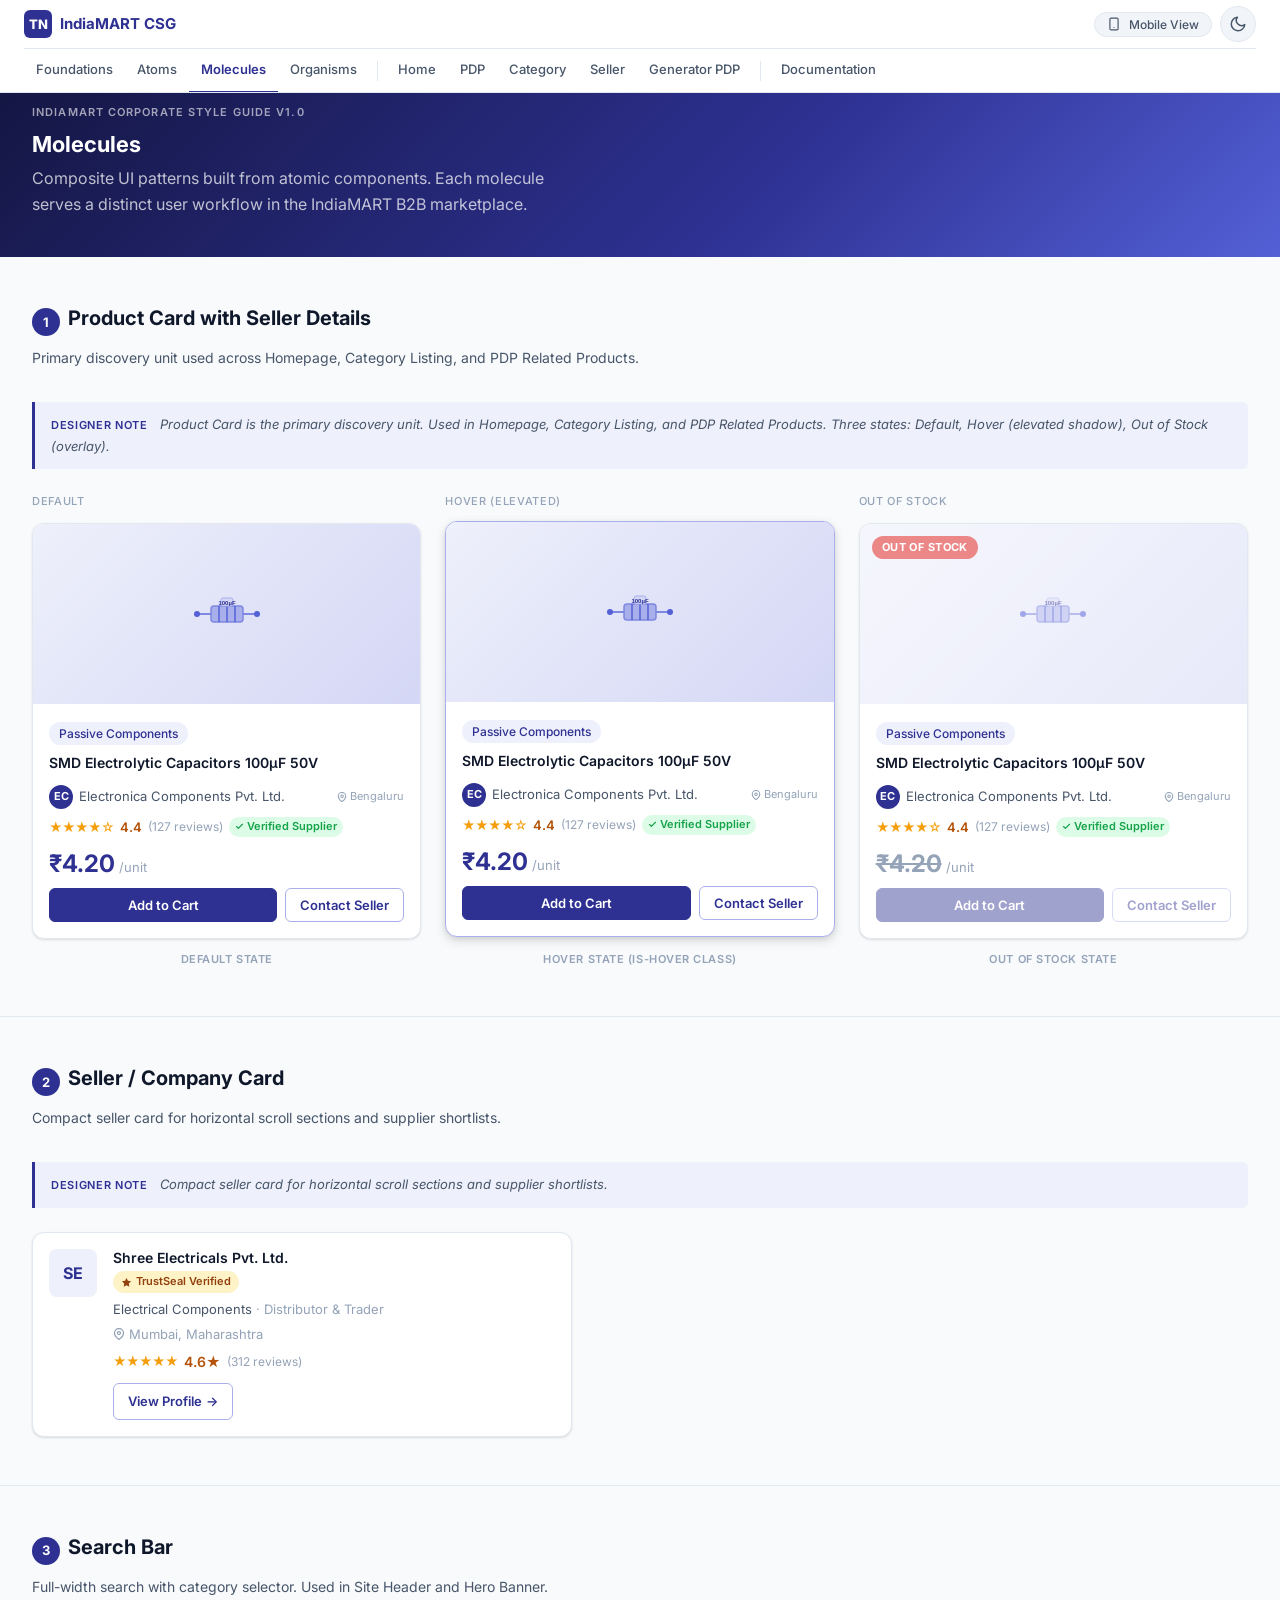
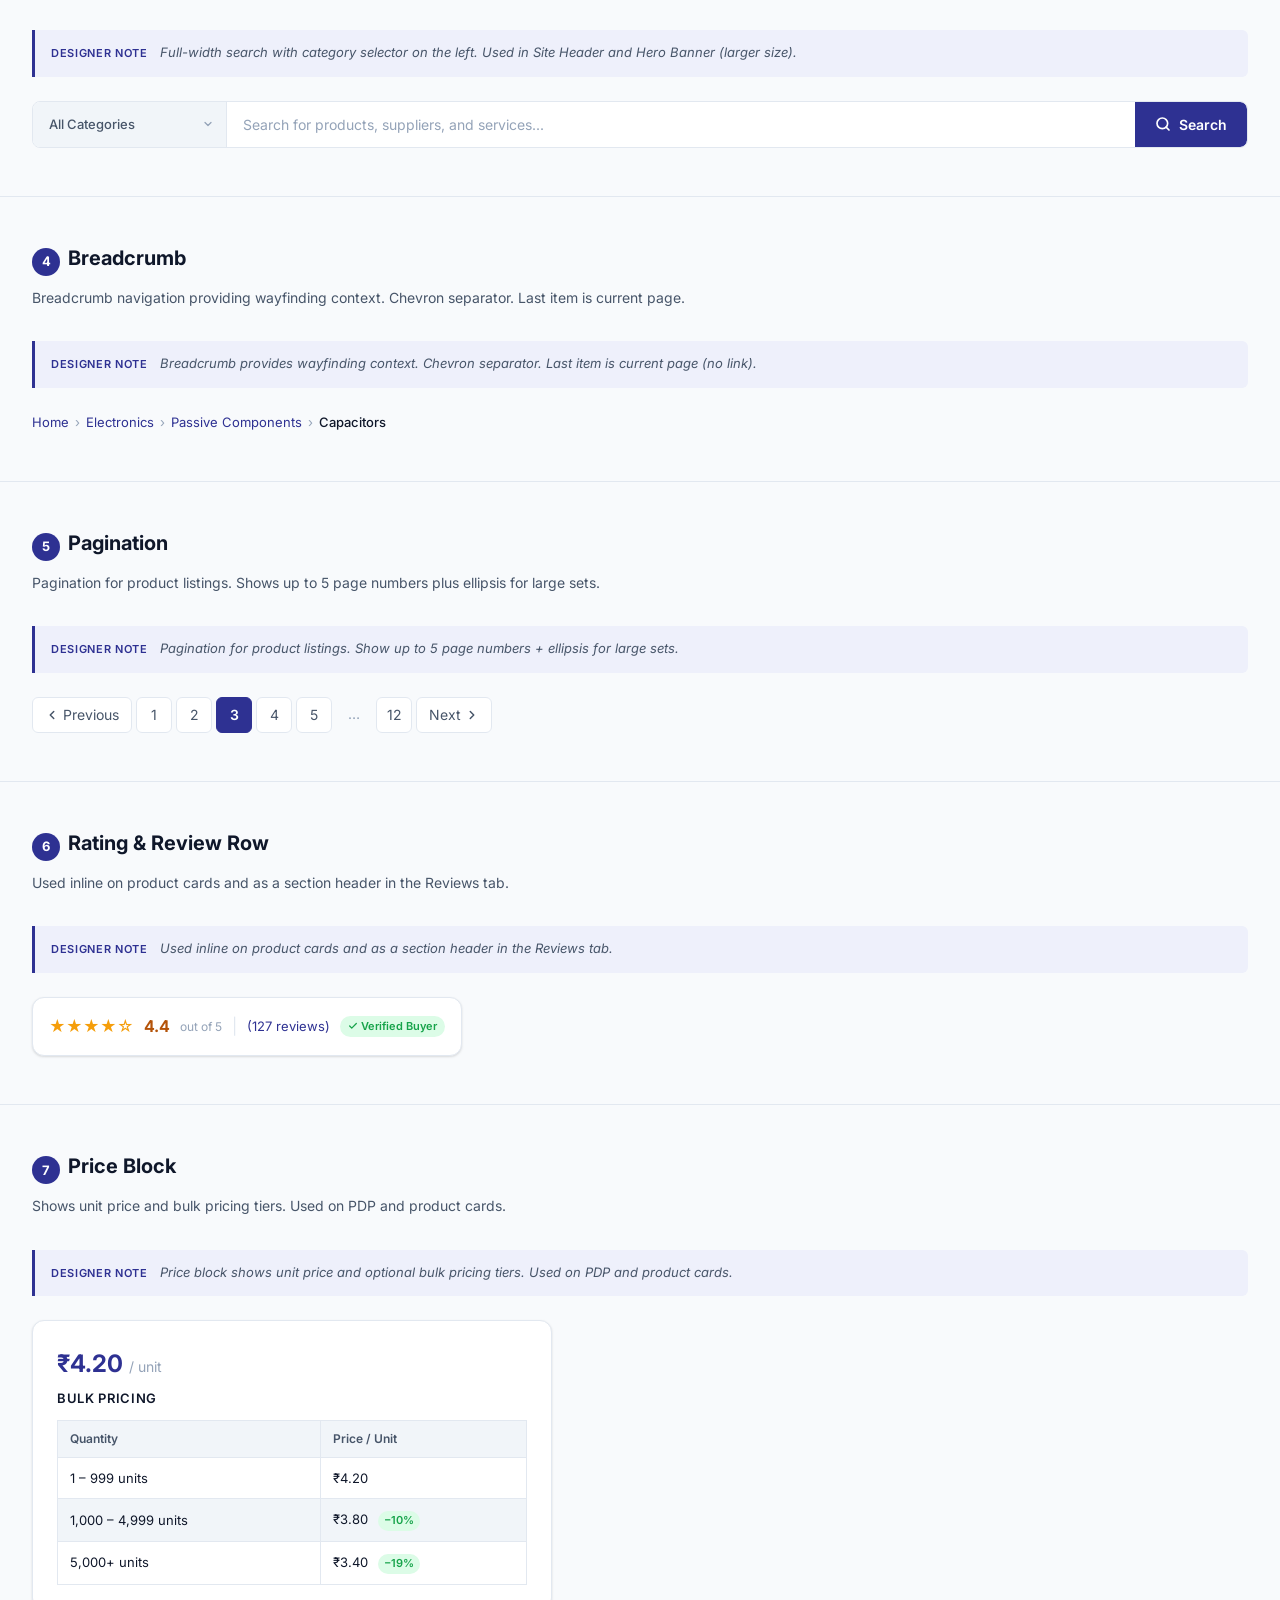
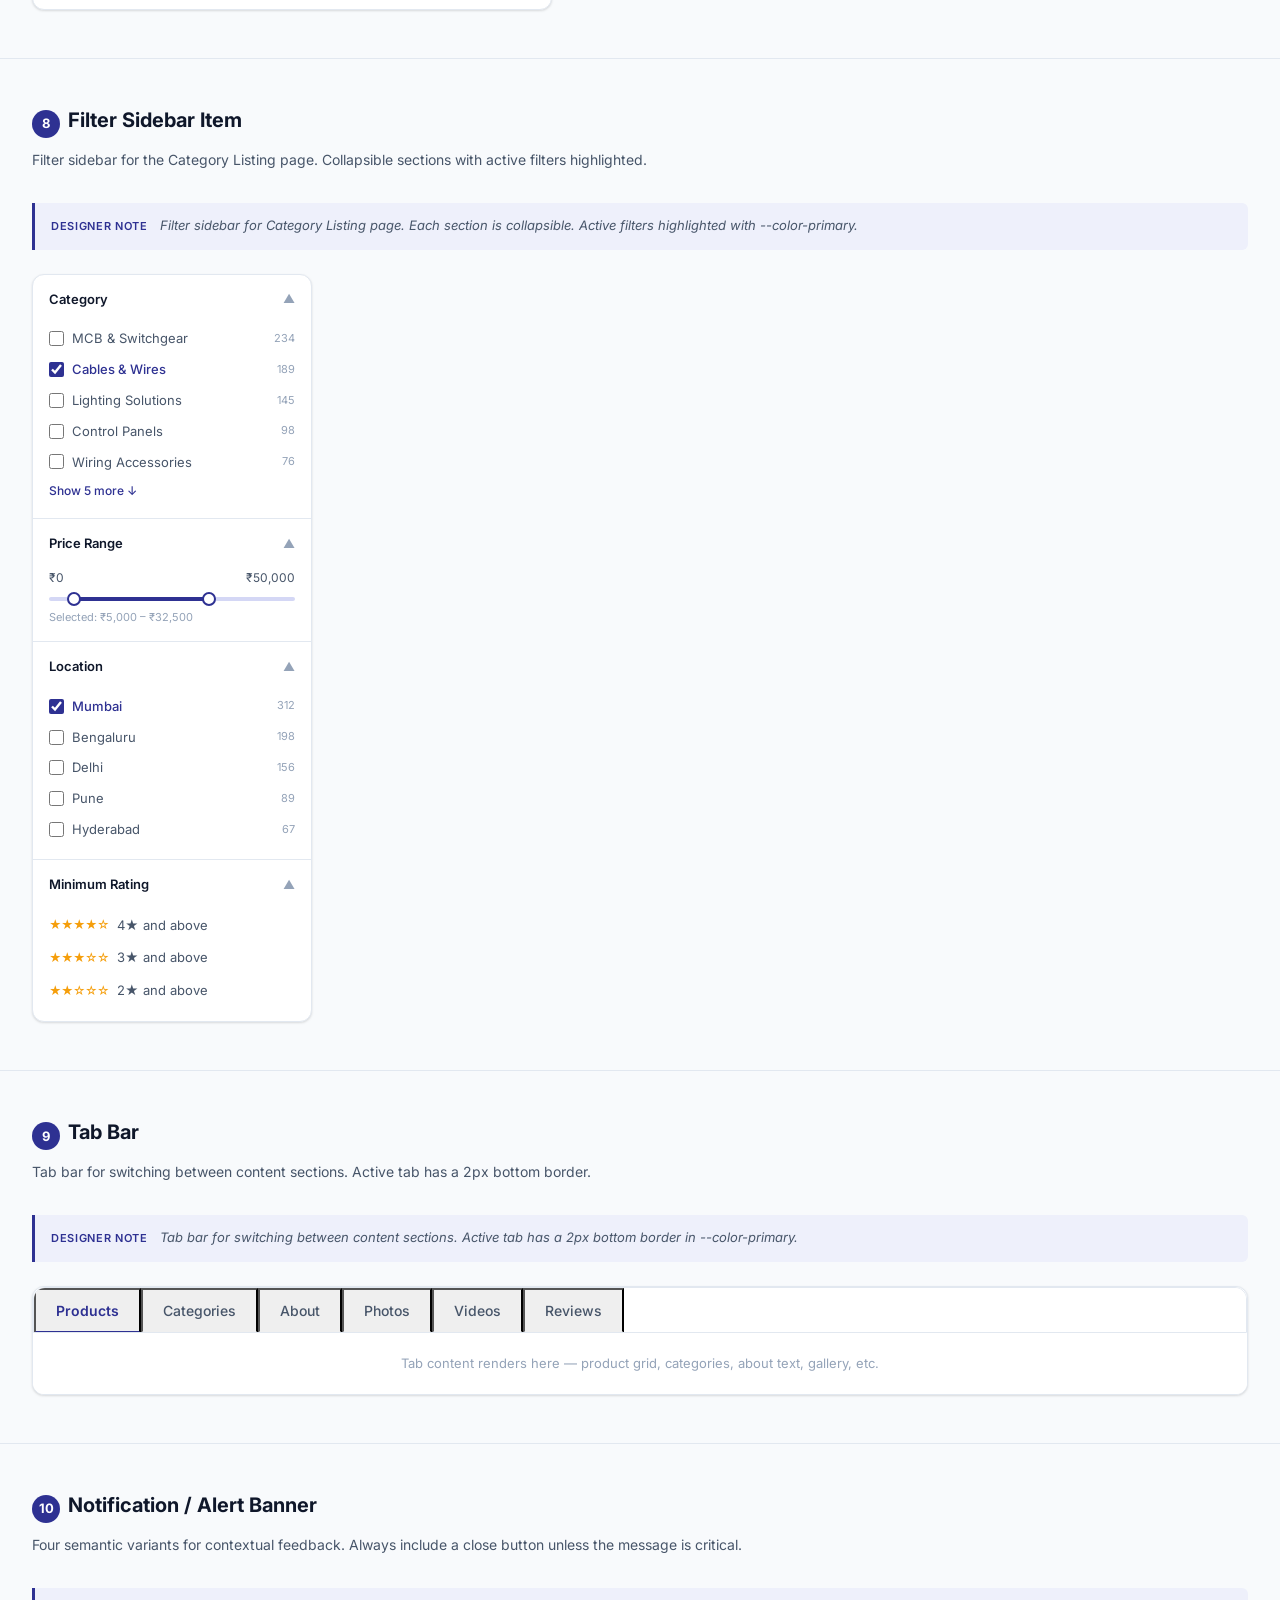
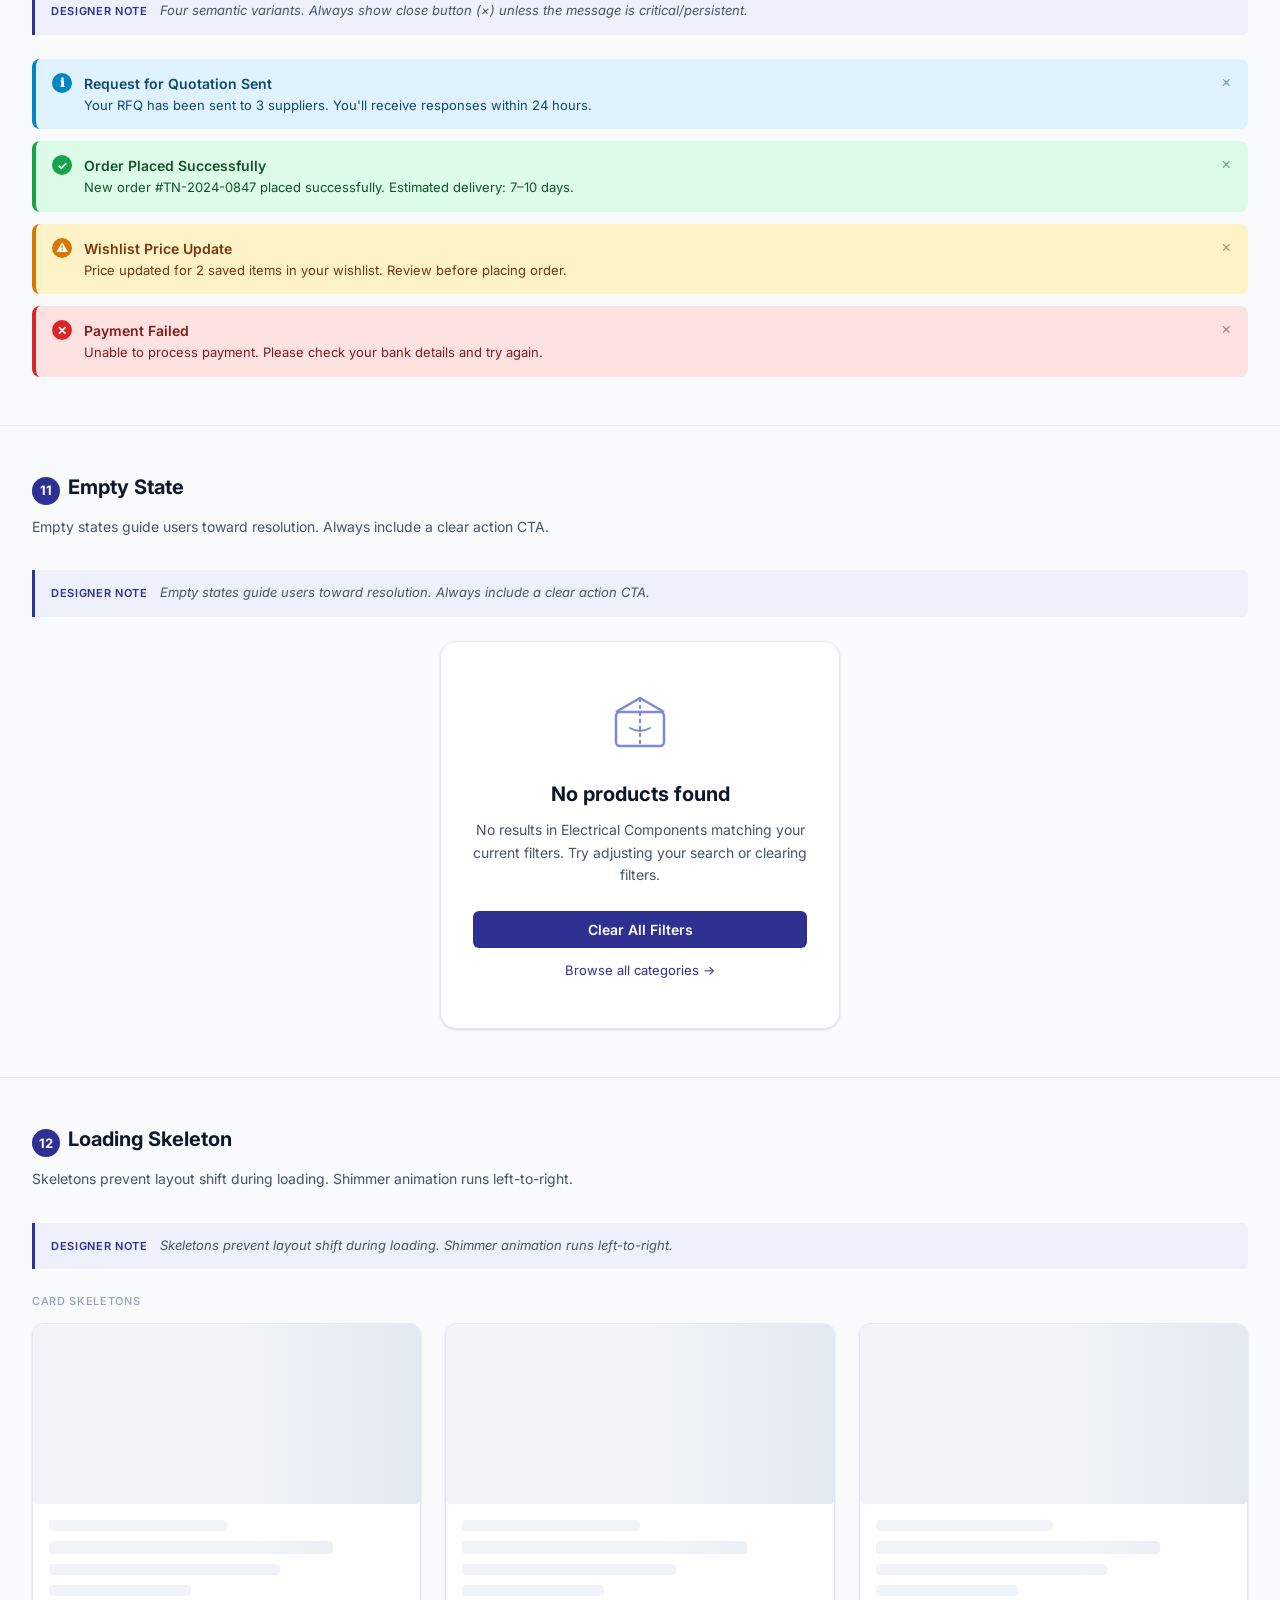
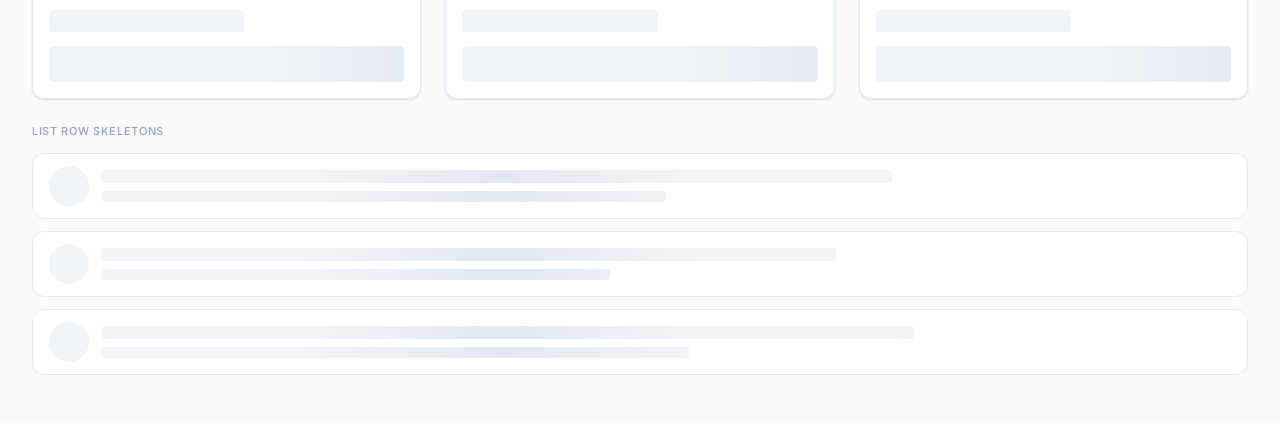
<file: components/molecules.html>
<!DOCTYPE html>
<html lang="en">
<head>
  <meta charset="UTF-8" />
  <meta name="viewport" content="width=device-width, initial-scale=1.0" />
  <title>Molecules — IndiaMART Corporate Style Guide</title>
  <link rel="stylesheet" href="../shared/tokens.css" />
  <link rel="stylesheet" href="../shared/nav.css" />
  <style>
    /* ============================================================
       PAGE LAYOUT
       ============================================================ */
    .ds-page {
      padding-top: 56px;
      min-height: 100vh;
      background: var(--bg-page);
    }

    .ds-page-header {
      background: linear-gradient(135deg, var(--color-primary-900) 0%, var(--color-primary) 60%, var(--color-primary-400) 100%);
      padding: var(--space-12) 0 var(--space-10);
    }

    .ds-page-header .ds-container {
      display: flex;
      flex-direction: column;
      gap: var(--space-2);
    }

    .ds-page-header-eyebrow {
      font-size: var(--text-caption);
      font-weight: 600;
      text-transform: uppercase;
      letter-spacing: 0.1em;
      color: rgba(255,255,255,0.6);
    }

    .ds-page-header h1 {
      font-family: var(--font-heading);
      font-size: var(--text-heading-featured);
      font-weight: 700;
      color: #fff;
      margin: 0;
    }

    .ds-page-header p {
      font-size: var(--text-body-large);
      color: rgba(255,255,255,0.72);
      margin: 0;
      max-width: 560px;
    }

    /* ============================================================
       SECTION UTILITIES
       ============================================================ */
    .ds-section {
      padding: var(--space-12) 0;
      border-bottom: 1px solid var(--border);
    }

    .ds-section:last-child {
      border-bottom: none;
    }

    .ds-section-title {
      font-family: var(--font-heading);
      font-size: var(--text-heading);
      font-weight: 700;
      color: var(--text-primary);
      margin-bottom: var(--space-2);
    }

    .ds-section-subtitle {
      font-size: var(--text-cta);
      color: var(--text-secondary);
      margin-bottom: var(--space-8);
    }

    .ds-container {
      max-width: 1280px;
      margin: 0 auto;
      padding: 0 var(--space-8);
    }

    .ds-label {
      font-size: var(--text-caption);
      font-weight: 500;
      text-transform: uppercase;
      letter-spacing: 0.06em;
      color: var(--text-muted);
      margin-bottom: var(--space-3);
    }

    .ds-row {
      display: flex;
      align-items: flex-start;
      gap: var(--space-4);
      flex-wrap: wrap;
    }

    .ds-annotation {
      background: var(--color-primary-50);
      border-left: 3px solid var(--color-primary);
      border-radius: 0 var(--radius-md) var(--radius-md) 0;
      padding: var(--space-3) var(--space-4);
      margin-bottom: var(--space-6);
      font-style: italic;
      color: var(--text-secondary);
      font-size: var(--text-body-small);
    }

    .ds-annotation-label {
      display: inline-block;
      font-weight: 600;
      font-style: normal;
      font-size: var(--text-caption);
      text-transform: uppercase;
      letter-spacing: 0.06em;
      color: var(--color-primary);
      margin-bottom: 2px;
      margin-right: var(--space-2);
    }

    [data-theme="dark"] .ds-annotation {
      background: rgba(46,49,146,0.12);
    }

    /* Section numbering badge */
    .section-number {
      display: inline-flex;
      align-items: center;
      justify-content: center;
      width: 28px;
      height: 28px;
      background: var(--color-primary);
      color: #fff;
      border-radius: var(--radius-full);
      font-size: var(--text-body-small);
      font-weight: 700;
      font-family: var(--font-heading);
      margin-right: var(--space-2);
      flex-shrink: 0;
    }

    .section-heading-row {
      display: flex;
      align-items: center;
      margin-bottom: var(--space-2);
    }

    /* ============================================================
       VARIANT LABEL CHIPS
       ============================================================ */
    .variant-label {
      font-size: var(--text-caption);
      font-weight: 600;
      text-transform: uppercase;
      letter-spacing: 0.05em;
      color: var(--text-muted);
      text-align: center;
      margin-top: var(--space-3);
    }

    .variant-wrap {
      display: flex;
      flex-direction: column;
    }

    /* ============================================================
       SECTION 1: PRODUCT CARD
       ============================================================ */
    .product-cards-grid {
      display: grid;
      grid-template-columns: repeat(3, 1fr);
      gap: var(--space-6);
    }

    .product-card {
      background: var(--bg-card);
      border: 1px solid var(--border);
      border-radius: var(--radius-xl);
      overflow: hidden;
      transition: all 200ms ease;
      box-shadow: var(--shadow-sm);
    }

    .product-card.is-hover {
      box-shadow: var(--shadow-md);
      transform: translateY(-2px);
      border-color: var(--color-primary-200);
    }

    .product-card-img {
      height: 180px;
      background: linear-gradient(135deg, var(--color-primary-50), var(--color-primary-100));
      display: flex;
      align-items: center;
      justify-content: center;
      position: relative;
    }

    .product-card-body {
      padding: 16px;
    }

    .product-card-category {
      display: inline-block;
      background: var(--color-primary-50);
      color: var(--color-primary);
      font-size: var(--text-spec);
      font-weight: 500;
      padding: 2px 10px;
      border-radius: var(--radius-full);
      margin-bottom: var(--space-2);
    }

    .product-card-name {
      font-family: var(--font-heading);
      font-size: var(--text-cta);
      font-weight: 600;
      color: var(--text-primary);
      line-height: 1.4;
      display: -webkit-box;
      -webkit-line-clamp: 2;
      -webkit-box-orient: vertical;
      overflow: hidden;
      margin-bottom: var(--space-3);
    }

    .product-card-seller {
      display: flex;
      align-items: center;
      gap: 6px;
      margin-bottom: var(--space-2);
    }

    .seller-avatar-sm {
      width: 24px;
      height: 24px;
      border-radius: var(--radius-full);
      background: var(--color-primary);
      color: #fff;
      font-size: var(--text-caption);
      font-weight: 700;
      display: flex;
      align-items: center;
      justify-content: center;
      flex-shrink: 0;
      font-family: var(--font-heading);
    }

    .seller-name-text {
      font-size: var(--text-body-small);
      color: var(--text-secondary);
      white-space: nowrap;
      overflow: hidden;
      text-overflow: ellipsis;
      flex: 1;
    }

    .seller-location {
      display: flex;
      align-items: center;
      gap: 3px;
      font-size: var(--text-caption);
      color: var(--text-muted);
      white-space: nowrap;
      flex-shrink: 0;
    }

    .product-card-rating {
      display: flex;
      align-items: center;
      gap: 6px;
      margin-bottom: var(--space-2);
      flex-wrap: wrap;
    }

    .stars {
      color: #f59e0b;
      font-size: var(--text-body-small);
      letter-spacing: -1px;
    }

    .rating-value {
      font-size: var(--text-body-small);
      font-weight: 600;
      color: #b45309;
    }

    .rating-reviews {
      font-size: var(--text-spec);
      color: var(--text-muted);
    }

    .verified-badge {
      display: inline-flex;
      align-items: center;
      gap: 3px;
      background: var(--color-success-bg);
      color: var(--color-success);
      font-size: var(--text-caption);
      font-weight: 600;
      padding: 1px 6px;
      border-radius: var(--radius-full);
    }

    .product-card-price {
      margin-bottom: 4px;
    }

    .price-main {
      font-family: var(--font-heading);
      font-size: var(--text-product-name);
      font-weight: 700;
      color: var(--color-primary);
    }

    .price-unit {
      font-size: var(--text-body-small);
      color: var(--text-muted);
    }


    .product-card-cta {
      display: flex;
      gap: 8px;
    }

    .btn-primary {
      flex: 1;
      display: inline-flex;
      align-items: center;
      justify-content: center;
      padding: 8px 14px;
      background: var(--color-primary);
      color: #fff;
      border: 1.5px solid var(--color-primary);
      border-radius: var(--radius-md);
      font-size: var(--text-body-small);
      font-weight: 600;
      font-family: var(--font-body);
      cursor: pointer;
      transition: all var(--transition-fast);
      white-space: nowrap;
    }

    .btn-primary:hover {
      background: var(--color-primary-700);
      border-color: var(--color-primary-700);
    }

    .btn-primary:disabled,
    .btn-primary.disabled {
      opacity: 0.45;
      cursor: not-allowed;
      pointer-events: none;
    }

    .btn-secondary {
      display: inline-flex;
      align-items: center;
      justify-content: center;
      padding: 8px 14px;
      background: transparent;
      color: var(--color-primary);
      border: 1.5px solid var(--color-primary-200);
      border-radius: var(--radius-md);
      font-size: var(--text-body-small);
      font-weight: 600;
      font-family: var(--font-body);
      cursor: pointer;
      transition: all var(--transition-fast);
      white-space: nowrap;
    }

    .btn-secondary:hover {
      background: var(--color-primary-50);
    }

    .btn-secondary:disabled,
    .btn-secondary.disabled {
      opacity: 0.45;
      cursor: not-allowed;
      pointer-events: none;
    }

    /* Out of stock overlay */
    .oos-badge {
      position: absolute;
      top: 12px;
      left: 12px;
      background: var(--color-error);
      color: #fff;
      font-size: var(--text-caption);
      font-weight: 700;
      padding: 3px 10px;
      border-radius: var(--radius-full);
      text-transform: uppercase;
      letter-spacing: 0.04em;
    }

    .product-card.is-oos .product-card-img {
      opacity: 0.55;
    }

    .product-card.is-oos .price-main {
      text-decoration: line-through;
      color: var(--text-muted);
    }

    /* ============================================================
       SECTION 2: SELLER/COMPANY CARD
       ============================================================ */
    .seller-card {
      display: flex;
      gap: 16px;
      padding: 16px;
      background: var(--bg-card);
      border: 1px solid var(--border);
      border-radius: var(--radius-xl);
      box-shadow: var(--shadow-sm);
      align-items: flex-start;
    }

    .seller-card-logo {
      width: 48px;
      height: 48px;
      border-radius: var(--radius-lg);
      background: var(--color-primary-50);
      color: var(--color-primary);
      font-size: var(--text-body-large);
      font-weight: 700;
      display: flex;
      align-items: center;
      justify-content: center;
      flex-shrink: 0;
      font-family: var(--font-heading);
    }

    .seller-card-body {
      flex: 1;
      min-width: 0;
    }

    .seller-card-name {
      font-family: var(--font-heading);
      font-size: var(--text-cta);
      font-weight: 600;
      color: var(--text-primary);
      margin-bottom: 4px;
    }

    .seller-card-badges {
      display: flex;
      align-items: center;
      gap: 6px;
      margin-bottom: 6px;
      flex-wrap: wrap;
    }

    .trustseal-badge {
      display: inline-flex;
      align-items: center;
      gap: 4px;
      background: #fef3c7;
      color: #92400e;
      font-size: var(--text-caption);
      font-weight: 600;
      padding: 2px 8px;
      border-radius: var(--radius-full);
    }

    .seller-card-type {
      font-size: var(--text-body-small);
      color: var(--text-secondary);
      margin-bottom: 4px;
    }

    .seller-card-location {
      display: flex;
      align-items: center;
      gap: 4px;
      font-size: var(--text-body-small);
      color: var(--text-muted);
      margin-bottom: 6px;
    }

    .seller-card-rating {
      display: flex;
      align-items: center;
      gap: 6px;
      margin-bottom: 10px;
    }

    .seller-card-rating .rating-value {
      font-size: var(--text-cta);
    }

    .btn-link {
      display: inline-flex;
      align-items: center;
      gap: 4px;
      padding: 7px 14px;
      background: transparent;
      color: var(--color-primary);
      border: 1.5px solid var(--color-primary-200);
      border-radius: var(--radius-md);
      font-size: var(--text-body-small);
      font-weight: 600;
      cursor: pointer;
      transition: all var(--transition-fast);
      font-family: var(--font-body);
      text-decoration: none;
    }

    .btn-link:hover {
      background: var(--color-primary-50);
      text-decoration: none;
    }

    /* ============================================================
       SECTION 3: SEARCH BAR
       ============================================================ */
    .search-bar-wrap {
      display: flex;
      border: 1.5px solid var(--border);
      border-radius: var(--radius-lg);
      overflow: hidden;
      transition: border-color var(--transition-fast);
      background: var(--bg-card);
    }

    .search-bar-wrap:focus-within {
      border-color: var(--color-primary);
    }

    .search-category-select {
      appearance: none;
      -webkit-appearance: none;
      background: var(--bg-subtle);
      border: none;
      border-right: 1px solid var(--border);
      padding: 0 36px 0 16px;
      font-size: var(--text-body-small);
      font-weight: 500;
      color: var(--text-secondary);
      cursor: pointer;
      font-family: var(--font-body);
      min-width: 160px;
      background-image: url("data:image/svg+xml,%3Csvg xmlns='http://www.w3.org/2000/svg' width='12' height='12' viewBox='0 0 24 24' fill='none' stroke='%2394a3b8' stroke-width='2.5' stroke-linecap='round' stroke-linejoin='round'%3E%3Cpolyline points='6 9 12 15 18 9'/%3E%3C/svg%3E");
      background-repeat: no-repeat;
      background-position: right 12px center;
      outline: none;
    }

    .search-input {
      flex: 1;
      border: none;
      outline: none;
      padding: 14px 16px;
      font-size: var(--text-cta);
      color: var(--text-primary);
      background: transparent;
      font-family: var(--font-body);
    }

    .search-input::placeholder {
      color: var(--text-muted);
    }

    .search-btn {
      display: flex;
      align-items: center;
      justify-content: center;
      gap: 8px;
      padding: 0 20px;
      background: var(--color-primary);
      color: #fff;
      border: none;
      border-radius: 0 calc(var(--radius-lg) - 1.5px) calc(var(--radius-lg) - 1.5px) 0;
      font-size: var(--text-cta);
      font-weight: 600;
      cursor: pointer;
      font-family: var(--font-body);
      transition: background var(--transition-fast);
      white-space: nowrap;
    }

    .search-btn:hover {
      background: var(--color-primary-700);
    }

    /* ============================================================
       SECTION 4: BREADCRUMB
       ============================================================ */
    .breadcrumb {
      display: flex;
      align-items: center;
      flex-wrap: wrap;
      gap: 0;
      font-size: var(--text-body-small);
    }

    .breadcrumb-item a {
      color: var(--color-primary);
      text-decoration: none;
    }

    .breadcrumb-item a:hover {
      text-decoration: underline;
    }

    .breadcrumb-item.current {
      color: var(--text-primary);
      font-weight: 500;
    }

    .breadcrumb-sep {
      color: var(--text-muted);
      margin: 0 6px;
      user-select: none;
    }

    /* ============================================================
       SECTION 5: PAGINATION
       ============================================================ */
    .pagination {
      display: flex;
      align-items: center;
      gap: 4px;
    }

    .page-btn {
      min-width: 36px;
      height: 36px;
      display: flex;
      align-items: center;
      justify-content: center;
      border: 1px solid var(--border);
      border-radius: var(--radius-md);
      font-size: var(--text-cta);
      cursor: pointer;
      background: var(--bg-card);
      color: var(--text-secondary);
      font-family: var(--font-body);
      transition: all var(--transition-fast);
      user-select: none;
    }

    .page-btn.active {
      background: var(--color-primary);
      color: #fff;
      border-color: var(--color-primary);
      font-weight: 600;
    }

    .page-btn:hover:not(.active) {
      background: var(--bg-subtle);
      color: var(--text-primary);
    }

    .page-btn.prev-next {
      padding: 0 12px;
      gap: 4px;
    }

    .page-ellipsis {
      min-width: 36px;
      height: 36px;
      display: flex;
      align-items: center;
      justify-content: center;
      color: var(--text-muted);
      font-size: var(--text-cta);
    }

    /* ============================================================
       SECTION 6: RATING & REVIEW ROW
       ============================================================ */
    .rating-row {
      display: flex;
      align-items: center;
      gap: 10px;
      flex-wrap: wrap;
      padding: 16px;
      background: var(--bg-card);
      border: 1px solid var(--border);
      border-radius: var(--radius-xl);
      box-shadow: var(--shadow-sm);
      width: fit-content;
    }

    .rating-large-value {
      font-family: var(--font-heading);
      font-size: var(--text-body-large);
      font-weight: 700;
      color: #b45309;
    }

    .rating-out-of {
      font-size: var(--text-spec);
      color: var(--text-muted);
    }

    .rating-reviews-link {
      font-size: var(--text-body-small);
      color: var(--color-primary);
      text-decoration: none;
    }

    .rating-reviews-link:hover {
      text-decoration: underline;
    }

    .verified-buyer-badge {
      display: inline-flex;
      align-items: center;
      gap: 3px;
      background: var(--color-success-bg);
      color: var(--color-success);
      font-size: var(--text-caption);
      font-weight: 600;
      padding: 2px 8px;
      border-radius: var(--radius-full);
    }

    /* ============================================================
       SECTION 7: PRICE BLOCK
       ============================================================ */
    .price-block {
      background: var(--bg-card);
      border: 1px solid var(--border);
      border-radius: var(--radius-xl);
      padding: 24px;
      box-shadow: var(--shadow-sm);
      max-width: 520px;
    }

    .price-block-main {
      display: flex;
      align-items: baseline;
      gap: 6px;
      margin-bottom: 4px;
    }

    .price-big {
      font-family: var(--font-heading);
      font-size: var(--text-product-name);
      font-weight: 700;
      color: var(--color-primary);
    }

    .price-per {
      font-size: var(--text-cta);
      color: var(--text-muted);
    }


    .bulk-pricing-title {
      font-family: var(--font-heading);
      font-size: var(--text-body-small);
      font-weight: 600;
      color: var(--text-primary);
      text-transform: uppercase;
      letter-spacing: 0.05em;
      margin-bottom: var(--space-3);
    }

    .bulk-table {
      width: 100%;
      border-collapse: collapse;
      font-size: var(--text-body-small);
    }

    .bulk-table th {
      background: var(--bg-subtle);
      color: var(--text-secondary);
      font-weight: 600;
      font-size: var(--text-spec);
      text-align: left;
      padding: 8px 12px;
      border: 1px solid var(--border);
    }

    .bulk-table td {
      padding: 10px 12px;
      border: 1px solid var(--border);
      color: var(--text-primary);
    }

    .bulk-table tr:nth-child(even) td {
      background: var(--bg-subtle);
    }

    .discount-chip {
      display: inline-block;
      background: var(--color-success-bg);
      color: var(--color-success);
      font-size: var(--text-caption);
      font-weight: 600;
      padding: 1px 6px;
      border-radius: var(--radius-full);
      margin-left: 6px;
    }

    /* ============================================================
       SECTION 8: FILTER SIDEBAR
       ============================================================ */
    .filter-sidebar {
      width: 280px;
      background: var(--bg-card);
      border: 1px solid var(--border);
      border-radius: var(--radius-xl);
      box-shadow: var(--shadow-sm);
      overflow: hidden;
    }

    .filter-section {
      border-bottom: 1px solid var(--border);
    }

    .filter-section:last-child {
      border-bottom: none;
    }

    .filter-section-header {
      display: flex;
      align-items: center;
      justify-content: space-between;
      padding: 14px 16px;
      cursor: pointer;
      user-select: none;
    }

    .filter-section-title {
      font-family: var(--font-heading);
      font-size: var(--text-body-small);
      font-weight: 600;
      color: var(--text-primary);
    }

    .filter-chevron {
      color: var(--text-muted);
      font-size: var(--text-spec);
      transition: transform var(--transition-fast);
    }

    .filter-section-body {
      padding: 0 16px 14px;
    }

    .filter-checkbox-row {
      display: flex;
      align-items: center;
      gap: 8px;
      padding: 5px 0;
      cursor: pointer;
    }

    .filter-checkbox-row input[type="checkbox"] {
      width: 15px;
      height: 15px;
      accent-color: var(--color-primary);
      flex-shrink: 0;
      cursor: pointer;
    }

    .filter-checkbox-label {
      flex: 1;
      font-size: var(--text-body-small);
      color: var(--text-secondary);
    }

    .filter-checkbox-row input:checked ~ .filter-checkbox-label {
      color: var(--color-primary);
      font-weight: 500;
    }

    .filter-count {
      font-size: var(--text-caption);
      color: var(--text-muted);
    }

    .filter-show-more {
      font-size: var(--text-spec);
      color: var(--color-primary);
      font-weight: 500;
      cursor: pointer;
      padding: 4px 0;
      display: inline-block;
    }

    .filter-show-more:hover {
      text-decoration: underline;
    }

    /* Price range slider (static) */
    .price-range-labels {
      display: flex;
      justify-content: space-between;
      font-size: var(--text-spec);
      color: var(--text-secondary);
      margin-bottom: 10px;
    }

    .price-range-track {
      height: 4px;
      background: var(--color-primary-100);
      border-radius: var(--radius-full);
      position: relative;
      margin-bottom: 8px;
    }

    .price-range-fill {
      position: absolute;
      left: 10%;
      right: 35%;
      top: 0;
      bottom: 0;
      background: var(--color-primary);
      border-radius: var(--radius-full);
    }

    .price-range-handle {
      position: absolute;
      width: 14px;
      height: 14px;
      background: #fff;
      border: 2px solid var(--color-primary);
      border-radius: var(--radius-full);
      top: 50%;
      transform: translate(-50%, -50%);
      cursor: grab;
    }

    .price-range-handle.left { left: 10%; }
    .price-range-handle.right { left: 65%; }

    /* Rating filter rows */
    .rating-filter-row {
      display: flex;
      align-items: center;
      gap: 8px;
      padding: 6px 0;
      cursor: pointer;
      font-size: var(--text-body-small);
      color: var(--text-secondary);
      transition: color var(--transition-fast);
    }

    .rating-filter-row:hover {
      color: var(--text-primary);
    }

    .rating-filter-row .stars {
      font-size: var(--text-spec);
    }

    /* ============================================================
       SECTION 9: TAB BAR
       ============================================================ */
    .tab-bar {
      display: flex;
      border-bottom: 1px solid var(--border);
      gap: 0;
      background: var(--bg-card);
      border-radius: var(--radius-xl) var(--radius-xl) 0 0;
      border: 1px solid var(--border);
      border-bottom: 1px solid var(--border);
      overflow-x: auto;
      scrollbar-width: none;
    }

    .tab-bar::-webkit-scrollbar {
      display: none;
    }

    .tab {
      padding: 12px 20px;
      font-size: var(--text-cta);
      font-weight: 500;
      color: var(--text-secondary);
      cursor: pointer;
      border-bottom: 2px solid transparent;
      margin-bottom: -1px;
      white-space: nowrap;
      font-family: var(--font-body);
      transition: color var(--transition-fast), border-color var(--transition-fast);
      user-select: none;
    }

    .tab.active {
      color: var(--color-primary);
      border-bottom-color: var(--color-primary);
      font-weight: 600;
    }

    .tab:hover:not(.active) {
      color: var(--text-primary);
    }

    .tab-bar-wrap {
      background: var(--bg-card);
      border: 1px solid var(--border);
      border-radius: var(--radius-xl);
      overflow: hidden;
      box-shadow: var(--shadow-sm);
    }

    .tab-content-placeholder {
      padding: 20px;
      text-align: center;
      font-size: var(--text-body-small);
      color: var(--text-muted);
      background: var(--bg-card);
    }

    /* ============================================================
       SECTION 10: ALERT BANNERS
       ============================================================ */
    .alert {
      display: flex;
      align-items: flex-start;
      gap: 12px;
      padding: 14px 16px;
      border-radius: var(--radius-lg);
      border-left-width: 4px;
      border-left-style: solid;
      margin-bottom: 12px;
    }

    .alert:last-child {
      margin-bottom: 0;
    }

    .alert-icon {
      width: 20px;
      height: 20px;
      flex-shrink: 0;
      font-size: var(--text-spec);
      display: flex;
      align-items: center;
      justify-content: center;
      border-radius: 50%;
      font-weight: 700;
    }

    .alert-body {
      flex: 1;
      font-size: var(--text-cta);
      line-height: 1.5;
    }

    .alert-title {
      font-weight: 600;
      margin-bottom: 2px;
    }

    .alert-msg {
      font-size: var(--text-body-small);
    }

    .alert-close {
      cursor: pointer;
      color: inherit;
      opacity: 0.5;
      background: none;
      border: none;
      font-size: var(--text-body-large);
      line-height: 1;
      padding: 0;
      font-family: inherit;
      transition: opacity var(--transition-fast);
    }

    .alert-close:hover {
      opacity: 0.8;
    }

    .alert.alert-info {
      background: #e0f2fe;
      border-left-color: #0284c7;
      color: #0c4a6e;
    }

    .alert.alert-info .alert-icon {
      background: #0284c7;
      color: #fff;
    }

    .alert.alert-success {
      background: #dcfce7;
      border-left-color: #16a34a;
      color: #14532d;
    }

    .alert.alert-success .alert-icon {
      background: #16a34a;
      color: #fff;
    }

    .alert.alert-warning {
      background: #fef3c7;
      border-left-color: #d97706;
      color: #78350f;
    }

    .alert.alert-warning .alert-icon {
      background: #d97706;
      color: #fff;
    }

    .alert.alert-error {
      background: #fee2e2;
      border-left-color: #dc2626;
      color: #7f1d1d;
    }

    .alert.alert-error .alert-icon {
      background: #dc2626;
      color: #fff;
    }

    /* ============================================================
       SECTION 11: EMPTY STATE
       ============================================================ */
    .empty-state {
      display: flex;
      flex-direction: column;
      align-items: center;
      text-align: center;
      padding: 48px 32px;
      background: var(--bg-card);
      border: 1px solid var(--border);
      border-radius: var(--radius-2xl);
      box-shadow: var(--shadow-sm);
      max-width: 400px;
      margin: 0 auto;
    }

    .empty-state-icon {
      margin-bottom: var(--space-5);
      color: var(--color-primary-300);
    }

    .empty-state-title {
      font-family: var(--font-heading);
      font-size: var(--text-heading);
      font-weight: 700;
      color: var(--text-primary);
      margin-bottom: var(--space-3);
    }

    .empty-state-body {
      font-size: var(--text-cta);
      color: var(--text-secondary);
      line-height: 1.6;
      margin-bottom: var(--space-6);
    }

    .empty-state-cta {
      width: 100%;
      padding: 10px 24px;
      background: var(--color-primary);
      color: #fff;
      border: none;
      border-radius: var(--radius-md);
      font-size: var(--text-cta);
      font-weight: 600;
      cursor: pointer;
      font-family: var(--font-body);
      transition: background var(--transition-fast);
      margin-bottom: var(--space-3);
    }

    .empty-state-cta:hover {
      background: var(--color-primary-700);
    }

    .empty-state-link {
      font-size: var(--text-body-small);
      color: var(--color-primary);
      text-decoration: none;
    }

    .empty-state-link:hover {
      text-decoration: underline;
    }

    /* ============================================================
       SECTION 12: LOADING SKELETON
       ============================================================ */
    @keyframes shimmer {
      0% { background-position: -400px 0; }
      100% { background-position: 400px 0; }
    }

    .skeleton {
      background: linear-gradient(90deg, var(--bg-subtle) 25%, var(--border) 50%, var(--bg-subtle) 75%);
      background-size: 800px 100%;
      animation: shimmer 1.5s infinite linear;
      border-radius: var(--radius-sm);
    }

    .skeleton-card {
      background: var(--bg-card);
      border: 1px solid var(--border);
      border-radius: var(--radius-xl);
      overflow: hidden;
      box-shadow: var(--shadow-sm);
    }

    .skeleton-img {
      height: 180px;
    }

    .skeleton-body {
      padding: 16px;
      display: flex;
      flex-direction: column;
      gap: 10px;
    }

    .skeleton-line {
      height: 13px;
    }

    .skeleton-btn-bar {
      height: 36px;
      margin-top: 4px;
    }

    .skeleton-cards-grid {
      display: grid;
      grid-template-columns: repeat(3, 1fr);
      gap: var(--space-6);
      margin-bottom: var(--space-6);
    }

    .skeleton-list-rows {
      display: flex;
      flex-direction: column;
      gap: var(--space-3);
    }

    .skeleton-row {
      display: flex;
      align-items: center;
      gap: 12px;
      padding: 12px 16px;
      background: var(--bg-card);
      border: 1px solid var(--border);
      border-radius: var(--radius-xl);
    }

    .skeleton-avatar {
      width: 40px;
      height: 40px;
      border-radius: var(--radius-full);
      flex-shrink: 0;
    }

    .skeleton-row-text {
      flex: 1;
      display: flex;
      flex-direction: column;
      gap: 8px;
    }

    /* ============================================================
       RESPONSIVE
       ============================================================ */
    @media (max-width: 900px) {
      .product-cards-grid,
      .skeleton-cards-grid {
        grid-template-columns: repeat(2, 1fr);
      }
    }

    @media (max-width: 600px) {
      .product-cards-grid,
      .skeleton-cards-grid {
        grid-template-columns: 1fr;
      }

      .seller-card {
        flex-direction: column;
      }

      .search-category-select {
        display: none;
      }
    }
  </style>
</head>
<body>

  <!-- ============================================================
       NAVIGATION
       ============================================================ -->
  <nav class="ds-nav" role="navigation" aria-label="Design System Navigation">
    <div class="ds-nav-inner">
      <!-- Logo -->
      <a href="../index.html" class="ds-nav-logo">
        <span class="ds-nav-logo-icon">TN</span>
        IndiaMART CSG
      </a>

      <!-- Center Links -->
      <div class="ds-nav-links">
        <a href="foundations.html" class="ds-nav-link" data-page="foundations">Foundations</a>
        <a href="atoms.html" class="ds-nav-link" data-page="atoms">Atoms</a>
        <a href="molecules.html" class="ds-nav-link active" data-page="molecules">Molecules</a>
        <a href="organisms.html" class="ds-nav-link" data-page="organisms">Organisms</a>
        <span class="ds-nav-divider"></span>
        <a href="../pages/home.html" class="ds-nav-link" data-page="home">Home</a>
        <a href="../pages/pdp.html" class="ds-nav-link" data-page="pdp">PDP</a>
        <a href="../pages/category.html" class="ds-nav-link" data-page="category">Category</a>
        <a href="../pages/seller-profile.html" class="ds-nav-link" data-page="seller">Seller</a>
        <a href="../pages/generator-pdp.html" class="ds-nav-link" data-page="generator-pdp">Generator PDP</a>
        <div class="ds-nav-divider"></div>
        <a href="../design-tokens.html" class="ds-nav-link" data-page="design-tokens">Documentation</a>
      </div>

      <!-- Controls -->
      <div class="ds-nav-controls">
        <button id="ds-mobile-toggle" class="ds-mobile-toggle" aria-label="Toggle mobile view">
          <svg width="14" height="14" viewBox="0 0 24 24" fill="none" stroke="currentColor" stroke-width="2" stroke-linecap="round" stroke-linejoin="round"><rect x="5" y="2" width="14" height="20" rx="2" ry="2"/><line x1="12" y1="18" x2="12.01" y2="18"/></svg>
          Mobile View
        </button>
        <button id="ds-theme-toggle" class="ds-theme-toggle" aria-label="Toggle theme" title="Switch to dark mode">
          <!-- Icon injected by nav.js -->
        </button>
      </div>
    </div>
  </nav>

  <!-- Phone frame decoration -->
  <div id="phone-frame" class="phone-frame"></div>

  <!-- ============================================================
       PAGE WRAPPER
       ============================================================ -->
  <div class="ds-page" id="ds-page-container">
    <div class="ds-mobile-content">

      <!-- Page Header -->
      <header class="ds-page-header">
        <div class="ds-container">
          <span class="ds-page-header-eyebrow">IndiaMART Corporate Style Guide v1.0</span>
          <h1>Molecules</h1>
          <p>Composite UI patterns built from atomic components. Each molecule serves a distinct user workflow in the IndiaMART B2B marketplace.</p>
        </div>
      </header>

      <!-- ======================================================
           SECTION 1: PRODUCT CARD
           ====================================================== -->
      <section class="ds-section">
        <div class="ds-container">
          <div class="section-heading-row">
            <span class="section-number">1</span>
            <h2 class="ds-section-title">Product Card with Seller Details</h2>
          </div>
          <p class="ds-section-subtitle">Primary discovery unit used across Homepage, Category Listing, and PDP Related Products.</p>

          <div class="ds-annotation">
            <span class="ds-annotation-label">Designer Note</span>
            Product Card is the primary discovery unit. Used in Homepage, Category Listing, and PDP Related Products. Three states: Default, Hover (elevated shadow), Out of Stock (overlay).
          </div>

          <div class="product-cards-grid">

            <!-- Variant 1: Default -->
            <div class="variant-wrap">
              <div class="ds-label">Default</div>
              <div class="product-card">
                <div class="product-card-img">
                  <!-- Electronics / Capacitor SVG illustration -->
                  <svg width="72" height="72" viewBox="0 0 72 72" fill="none" xmlns="http://www.w3.org/2000/svg" aria-hidden="true">
                    <rect x="20" y="28" width="32" height="16" rx="3" fill="#a9afeb" stroke="#7e88e0" stroke-width="1.5"/>
                    <line x1="28" y1="28" x2="28" y2="44" stroke="#5360d6" stroke-width="1.5"/>
                    <line x1="36" y1="28" x2="36" y2="44" stroke="#5360d6" stroke-width="1.5"/>
                    <line x1="44" y1="28" x2="44" y2="44" stroke="#5360d6" stroke-width="1.5"/>
                    <line x1="20" y1="36" x2="8" y2="36" stroke="#7e88e0" stroke-width="2" stroke-linecap="round"/>
                    <line x1="52" y1="36" x2="64" y2="36" stroke="#7e88e0" stroke-width="2" stroke-linecap="round"/>
                    <circle cx="6" cy="36" r="3" fill="#5360d6"/>
                    <circle cx="66" cy="36" r="3" fill="#5360d6"/>
                    <rect x="30" y="20" width="12" height="8" rx="2" fill="#d4d7f5" stroke="#a9afeb" stroke-width="1"/>
                    <text x="36" y="26.5" text-anchor="middle" font-size="6" fill="#2e3192" font-family="sans-serif" font-weight="700">100µF</text>
                  </svg>
                </div>
                <div class="product-card-body">
                  <span class="product-card-category">Passive Components</span>
                  <h4 class="product-card-name">SMD Electrolytic Capacitors 100µF 50V</h4>
                  <div class="product-card-seller">
                    <span class="seller-avatar-sm">EC</span>
                    <span class="seller-name-text">Electronica Components Pvt. Ltd.</span>
                    <span class="seller-location">
                      <svg width="10" height="10" viewBox="0 0 24 24" fill="none" stroke="currentColor" stroke-width="2.5" stroke-linecap="round" stroke-linejoin="round"><path d="M21 10c0 7-9 13-9 13s-9-6-9-13a9 9 0 0 1 18 0z"/><circle cx="12" cy="10" r="3"/></svg>
                      Bengaluru
                    </span>
                  </div>
                  <div class="product-card-rating">
                    <span class="stars">★★★★☆</span>
                    <span class="rating-value">4.4</span>
                    <span class="rating-reviews">(127 reviews)</span>
                    <span class="verified-badge">
                      <svg width="9" height="9" viewBox="0 0 24 24" fill="none" stroke="currentColor" stroke-width="3" stroke-linecap="round" stroke-linejoin="round"><polyline points="20 6 9 17 4 12"/></svg>
                      Verified Supplier
                    </span>
                  </div>
                  <div class="product-card-price">
                    <span class="price-main">₹4.20</span>
                    <span class="price-unit">/unit</span>
                  </div>
                  <div class="product-card-cta">
                    <button class="btn-primary">Add to Cart</button>
                    <button class="btn-secondary">Contact Seller</button>
                  </div>
                </div>
              </div>
              <div class="variant-label">Default state</div>
            </div>

            <!-- Variant 2: Hover -->
            <div class="variant-wrap">
              <div class="ds-label">Hover (Elevated)</div>
              <div class="product-card is-hover">
                <div class="product-card-img">
                  <svg width="72" height="72" viewBox="0 0 72 72" fill="none" xmlns="http://www.w3.org/2000/svg" aria-hidden="true">
                    <rect x="20" y="28" width="32" height="16" rx="3" fill="#a9afeb" stroke="#7e88e0" stroke-width="1.5"/>
                    <line x1="28" y1="28" x2="28" y2="44" stroke="#5360d6" stroke-width="1.5"/>
                    <line x1="36" y1="28" x2="36" y2="44" stroke="#5360d6" stroke-width="1.5"/>
                    <line x1="44" y1="28" x2="44" y2="44" stroke="#5360d6" stroke-width="1.5"/>
                    <line x1="20" y1="36" x2="8" y2="36" stroke="#7e88e0" stroke-width="2" stroke-linecap="round"/>
                    <line x1="52" y1="36" x2="64" y2="36" stroke="#7e88e0" stroke-width="2" stroke-linecap="round"/>
                    <circle cx="6" cy="36" r="3" fill="#5360d6"/>
                    <circle cx="66" cy="36" r="3" fill="#5360d6"/>
                    <rect x="30" y="20" width="12" height="8" rx="2" fill="#d4d7f5" stroke="#a9afeb" stroke-width="1"/>
                    <text x="36" y="26.5" text-anchor="middle" font-size="6" fill="#2e3192" font-family="sans-serif" font-weight="700">100µF</text>
                  </svg>
                </div>
                <div class="product-card-body">
                  <span class="product-card-category">Passive Components</span>
                  <h4 class="product-card-name">SMD Electrolytic Capacitors 100µF 50V</h4>
                  <div class="product-card-seller">
                    <span class="seller-avatar-sm">EC</span>
                    <span class="seller-name-text">Electronica Components Pvt. Ltd.</span>
                    <span class="seller-location">
                      <svg width="10" height="10" viewBox="0 0 24 24" fill="none" stroke="currentColor" stroke-width="2.5" stroke-linecap="round" stroke-linejoin="round"><path d="M21 10c0 7-9 13-9 13s-9-6-9-13a9 9 0 0 1 18 0z"/><circle cx="12" cy="10" r="3"/></svg>
                      Bengaluru
                    </span>
                  </div>
                  <div class="product-card-rating">
                    <span class="stars">★★★★☆</span>
                    <span class="rating-value">4.4</span>
                    <span class="rating-reviews">(127 reviews)</span>
                    <span class="verified-badge">
                      <svg width="9" height="9" viewBox="0 0 24 24" fill="none" stroke="currentColor" stroke-width="3" stroke-linecap="round" stroke-linejoin="round"><polyline points="20 6 9 17 4 12"/></svg>
                      Verified Supplier
                    </span>
                  </div>
                  <div class="product-card-price">
                    <span class="price-main">₹4.20</span>
                    <span class="price-unit">/unit</span>
                  </div>
                  <div class="product-card-cta">
                    <button class="btn-primary">Add to Cart</button>
                    <button class="btn-secondary">Contact Seller</button>
                  </div>
                </div>
              </div>
              <div class="variant-label">Hover state (is-hover class)</div>
            </div>

            <!-- Variant 3: Out of Stock -->
            <div class="variant-wrap">
              <div class="ds-label">Out of Stock</div>
              <div class="product-card is-oos">
                <div class="product-card-img">
                  <span class="oos-badge">Out of Stock</span>
                  <svg width="72" height="72" viewBox="0 0 72 72" fill="none" xmlns="http://www.w3.org/2000/svg" aria-hidden="true">
                    <rect x="20" y="28" width="32" height="16" rx="3" fill="#a9afeb" stroke="#7e88e0" stroke-width="1.5"/>
                    <line x1="28" y1="28" x2="28" y2="44" stroke="#5360d6" stroke-width="1.5"/>
                    <line x1="36" y1="28" x2="36" y2="44" stroke="#5360d6" stroke-width="1.5"/>
                    <line x1="44" y1="28" x2="44" y2="44" stroke="#5360d6" stroke-width="1.5"/>
                    <line x1="20" y1="36" x2="8" y2="36" stroke="#7e88e0" stroke-width="2" stroke-linecap="round"/>
                    <line x1="52" y1="36" x2="64" y2="36" stroke="#7e88e0" stroke-width="2" stroke-linecap="round"/>
                    <circle cx="6" cy="36" r="3" fill="#5360d6"/>
                    <circle cx="66" cy="36" r="3" fill="#5360d6"/>
                    <rect x="30" y="20" width="12" height="8" rx="2" fill="#d4d7f5" stroke="#a9afeb" stroke-width="1"/>
                    <text x="36" y="26.5" text-anchor="middle" font-size="6" fill="#2e3192" font-family="sans-serif" font-weight="700">100µF</text>
                  </svg>
                </div>
                <div class="product-card-body">
                  <span class="product-card-category">Passive Components</span>
                  <h4 class="product-card-name">SMD Electrolytic Capacitors 100µF 50V</h4>
                  <div class="product-card-seller">
                    <span class="seller-avatar-sm">EC</span>
                    <span class="seller-name-text">Electronica Components Pvt. Ltd.</span>
                    <span class="seller-location">
                      <svg width="10" height="10" viewBox="0 0 24 24" fill="none" stroke="currentColor" stroke-width="2.5" stroke-linecap="round" stroke-linejoin="round"><path d="M21 10c0 7-9 13-9 13s-9-6-9-13a9 9 0 0 1 18 0z"/><circle cx="12" cy="10" r="3"/></svg>
                      Bengaluru
                    </span>
                  </div>
                  <div class="product-card-rating">
                    <span class="stars">★★★★☆</span>
                    <span class="rating-value">4.4</span>
                    <span class="rating-reviews">(127 reviews)</span>
                    <span class="verified-badge">
                      <svg width="9" height="9" viewBox="0 0 24 24" fill="none" stroke="currentColor" stroke-width="3" stroke-linecap="round" stroke-linejoin="round"><polyline points="20 6 9 17 4 12"/></svg>
                      Verified Supplier
                    </span>
                  </div>
                  <div class="product-card-price">
                    <span class="price-main">₹4.20</span>
                    <span class="price-unit">/unit</span>
                  </div>
                  <div class="product-card-cta">
                    <button class="btn-primary disabled" disabled>Add to Cart</button>
                    <button class="btn-secondary disabled" disabled>Contact Seller</button>
                  </div>
                </div>
              </div>
              <div class="variant-label">Out of Stock state</div>
            </div>

          </div><!-- /product-cards-grid -->
        </div>
      </section>

      <!-- ======================================================
           SECTION 2: SELLER / COMPANY CARD
           ====================================================== -->
      <section class="ds-section">
        <div class="ds-container">
          <div class="section-heading-row">
            <span class="section-number">2</span>
            <h2 class="ds-section-title">Seller / Company Card</h2>
          </div>
          <p class="ds-section-subtitle">Compact seller card for horizontal scroll sections and supplier shortlists.</p>

          <div class="ds-annotation">
            <span class="ds-annotation-label">Designer Note</span>
            Compact seller card for horizontal scroll sections and supplier shortlists.
          </div>

          <div class="seller-card" style="max-width: 540px;">
            <div class="seller-card-logo">SE</div>
            <div class="seller-card-body">
              <h4 class="seller-card-name">Shree Electricals Pvt. Ltd.</h4>
              <div class="seller-card-badges">
                <span class="trustseal-badge">
                  <svg width="11" height="11" viewBox="0 0 24 24" fill="currentColor" xmlns="http://www.w3.org/2000/svg"><polygon points="12 2 15.09 8.26 22 9.27 17 14.14 18.18 21.02 12 17.77 5.82 21.02 7 14.14 2 9.27 8.91 8.26 12 2"/></svg>
                  TrustSeal Verified
                </span>
              </div>
              <div class="seller-card-type">
                <span style="color: var(--text-secondary);">Electrical Components</span>
                <span style="color: var(--text-muted);"> · Distributor &amp; Trader</span>
              </div>
              <div class="seller-card-location">
                <svg width="12" height="12" viewBox="0 0 24 24" fill="none" stroke="currentColor" stroke-width="2.5" stroke-linecap="round" stroke-linejoin="round"><path d="M21 10c0 7-9 13-9 13s-9-6-9-13a9 9 0 0 1 18 0z"/><circle cx="12" cy="10" r="3"/></svg>
                Mumbai, Maharashtra
              </div>
              <div class="seller-card-rating">
                <span class="stars" style="font-size: var(--text-body-small);">★★★★★</span>
                <span class="rating-value">4.6★</span>
                <span class="rating-reviews">(312 reviews)</span>
              </div>
              <a href="#" class="btn-link">View Profile <span aria-hidden="true">→</span></a>
            </div>
          </div>
        </div>
      </section>

      <!-- ======================================================
           SECTION 3: SEARCH BAR
           ====================================================== -->
      <section class="ds-section">
        <div class="ds-container">
          <div class="section-heading-row">
            <span class="section-number">3</span>
            <h2 class="ds-section-title">Search Bar</h2>
          </div>
          <p class="ds-section-subtitle">Full-width search with category selector. Used in Site Header and Hero Banner.</p>

          <div class="ds-annotation">
            <span class="ds-annotation-label">Designer Note</span>
            Full-width search with category selector on the left. Used in Site Header and Hero Banner (larger size).
          </div>

          <div class="search-bar-wrap" role="search">
            <select class="search-category-select" aria-label="Select category">
              <option>All Categories</option>
              <option>Electrical Components</option>
              <option>Passive Components</option>
              <option>Power Tools</option>
              <option>Industrial Hardware</option>
              <option>Cables &amp; Wires</option>
              <option>Lighting Solutions</option>
              <option>Safety Equipment</option>
            </select>
            <input
              class="search-input"
              type="search"
              placeholder="Search for products, suppliers, and services..."
              aria-label="Search IndiaMART"
            />
            <button class="search-btn" aria-label="Search">
              <svg width="16" height="16" viewBox="0 0 24 24" fill="none" stroke="currentColor" stroke-width="2.5" stroke-linecap="round" stroke-linejoin="round" aria-hidden="true"><circle cx="11" cy="11" r="8"/><line x1="21" y1="21" x2="16.65" y2="16.65"/></svg>
              Search
            </button>
          </div>
        </div>
      </section>

      <!-- ======================================================
           SECTION 4: BREADCRUMB
           ====================================================== -->
      <section class="ds-section">
        <div class="ds-container">
          <div class="section-heading-row">
            <span class="section-number">4</span>
            <h2 class="ds-section-title">Breadcrumb</h2>
          </div>
          <p class="ds-section-subtitle">Breadcrumb navigation providing wayfinding context. Chevron separator. Last item is current page.</p>

          <div class="ds-annotation">
            <span class="ds-annotation-label">Designer Note</span>
            Breadcrumb provides wayfinding context. Chevron separator. Last item is current page (no link).
          </div>

          <nav aria-label="Breadcrumb">
            <ol class="breadcrumb" style="list-style: none; padding: 0; margin: 0;">
              <li class="breadcrumb-item"><a href="#">Home</a></li>
              <li aria-hidden="true"><span class="breadcrumb-sep">›</span></li>
              <li class="breadcrumb-item"><a href="#">Electronics</a></li>
              <li aria-hidden="true"><span class="breadcrumb-sep">›</span></li>
              <li class="breadcrumb-item"><a href="#">Passive Components</a></li>
              <li aria-hidden="true"><span class="breadcrumb-sep">›</span></li>
              <li class="breadcrumb-item current" aria-current="page">Capacitors</li>
            </ol>
          </nav>
        </div>
      </section>

      <!-- ======================================================
           SECTION 5: PAGINATION
           ====================================================== -->
      <section class="ds-section">
        <div class="ds-container">
          <div class="section-heading-row">
            <span class="section-number">5</span>
            <h2 class="ds-section-title">Pagination</h2>
          </div>
          <p class="ds-section-subtitle">Pagination for product listings. Shows up to 5 page numbers plus ellipsis for large sets.</p>

          <div class="ds-annotation">
            <span class="ds-annotation-label">Designer Note</span>
            Pagination for product listings. Show up to 5 page numbers + ellipsis for large sets.
          </div>

          <nav aria-label="Product listing pagination">
            <div class="pagination">
              <button class="page-btn prev-next" aria-label="Previous page">
                <svg width="14" height="14" viewBox="0 0 24 24" fill="none" stroke="currentColor" stroke-width="2.5" stroke-linecap="round" stroke-linejoin="round" aria-hidden="true"><polyline points="15 18 9 12 15 6"/></svg>
                Previous
              </button>
              <button class="page-btn" aria-label="Page 1">1</button>
              <button class="page-btn" aria-label="Page 2">2</button>
              <button class="page-btn active" aria-label="Page 3, current" aria-current="page">3</button>
              <button class="page-btn" aria-label="Page 4">4</button>
              <button class="page-btn" aria-label="Page 5">5</button>
              <span class="page-ellipsis" aria-hidden="true">…</span>
              <button class="page-btn" aria-label="Page 12">12</button>
              <button class="page-btn prev-next" aria-label="Next page">
                Next
                <svg width="14" height="14" viewBox="0 0 24 24" fill="none" stroke="currentColor" stroke-width="2.5" stroke-linecap="round" stroke-linejoin="round" aria-hidden="true"><polyline points="9 18 15 12 9 6"/></svg>
              </button>
            </div>
          </nav>
        </div>
      </section>

      <!-- ======================================================
           SECTION 6: RATING & REVIEW ROW
           ====================================================== -->
      <section class="ds-section">
        <div class="ds-container">
          <div class="section-heading-row">
            <span class="section-number">6</span>
            <h2 class="ds-section-title">Rating &amp; Review Row</h2>
          </div>
          <p class="ds-section-subtitle">Used inline on product cards and as a section header in the Reviews tab.</p>

          <div class="ds-annotation">
            <span class="ds-annotation-label">Designer Note</span>
            Used inline on product cards and as a section header in the Reviews tab.
          </div>

          <div class="rating-row">
            <span class="stars" style="font-size: var(--text-body-large); letter-spacing: 0;">★★★★☆</span>
            <span class="rating-large-value">4.4</span>
            <span class="rating-out-of">out of 5</span>
            <span style="color: var(--border);">|</span>
            <a href="#" class="rating-reviews-link">(127 reviews)</a>
            <span class="verified-buyer-badge">
              <svg width="10" height="10" viewBox="0 0 24 24" fill="none" stroke="currentColor" stroke-width="3" stroke-linecap="round" stroke-linejoin="round"><polyline points="20 6 9 17 4 12"/></svg>
              Verified Buyer
            </span>
          </div>
        </div>
      </section>

      <!-- ======================================================
           SECTION 7: PRICE BLOCK
           ====================================================== -->
      <section class="ds-section">
        <div class="ds-container">
          <div class="section-heading-row">
            <span class="section-number">7</span>
            <h2 class="ds-section-title">Price Block</h2>
          </div>
          <p class="ds-section-subtitle">Shows unit price and bulk pricing tiers. Used on PDP and product cards.</p>

          <div class="ds-annotation">
            <span class="ds-annotation-label">Designer Note</span>
            Price block shows unit price and optional bulk pricing tiers. Used on PDP and product cards.
          </div>

          <div class="price-block">
            <div class="price-block-main">
              <span class="price-big">₹4.20</span>
              <span class="price-per">/ unit</span>
            </div>
            <div class="bulk-pricing-title">Bulk Pricing</div>
            <table class="bulk-table" aria-label="Bulk pricing tiers">
              <thead>
                <tr>
                  <th>Quantity</th>
                  <th>Price / Unit</th>
                </tr>
              </thead>
              <tbody>
                <tr>
                  <td>1 – 999 units</td>
                  <td>₹4.20</td>
                </tr>
                <tr>
                  <td>1,000 – 4,999 units</td>
                  <td>₹3.80 <span class="discount-chip">−10%</span></td>
                </tr>
                <tr>
                  <td>5,000+ units</td>
                  <td>₹3.40 <span class="discount-chip">−19%</span></td>
                </tr>
              </tbody>
            </table>
          </div>
        </div>
      </section>

      <!-- ======================================================
           SECTION 8: FILTER SIDEBAR
           ====================================================== -->
      <section class="ds-section">
        <div class="ds-container">
          <div class="section-heading-row">
            <span class="section-number">8</span>
            <h2 class="ds-section-title">Filter Sidebar Item</h2>
          </div>
          <p class="ds-section-subtitle">Filter sidebar for the Category Listing page. Collapsible sections with active filters highlighted.</p>

          <div class="ds-annotation">
            <span class="ds-annotation-label">Designer Note</span>
            Filter sidebar for Category Listing page. Each section is collapsible. Active filters highlighted with --color-primary.
          </div>

          <div class="filter-sidebar">

            <!-- Category Section -->
            <div class="filter-section">
              <div class="filter-section-header">
                <span class="filter-section-title">Category</span>
                <span class="filter-chevron">▲</span>
              </div>
              <div class="filter-section-body">
                <label class="filter-checkbox-row">
                  <input type="checkbox" />
                  <span class="filter-checkbox-label">MCB &amp; Switchgear</span>
                  <span class="filter-count">234</span>
                </label>
                <label class="filter-checkbox-row">
                  <input type="checkbox" checked />
                  <span class="filter-checkbox-label" style="color: var(--color-primary); font-weight: 500;">Cables &amp; Wires</span>
                  <span class="filter-count">189</span>
                </label>
                <label class="filter-checkbox-row">
                  <input type="checkbox" />
                  <span class="filter-checkbox-label">Lighting Solutions</span>
                  <span class="filter-count">145</span>
                </label>
                <label class="filter-checkbox-row">
                  <input type="checkbox" />
                  <span class="filter-checkbox-label">Control Panels</span>
                  <span class="filter-count">98</span>
                </label>
                <label class="filter-checkbox-row">
                  <input type="checkbox" />
                  <span class="filter-checkbox-label">Wiring Accessories</span>
                  <span class="filter-count">76</span>
                </label>
                <span class="filter-show-more">Show 5 more ↓</span>
              </div>
            </div>

            <!-- Price Range Section -->
            <div class="filter-section">
              <div class="filter-section-header">
                <span class="filter-section-title">Price Range</span>
                <span class="filter-chevron">▲</span>
              </div>
              <div class="filter-section-body">
                <div class="price-range-labels">
                  <span>₹0</span>
                  <span>₹50,000</span>
                </div>
                <div class="price-range-track">
                  <div class="price-range-fill"></div>
                  <div class="price-range-handle left"></div>
                  <div class="price-range-handle right"></div>
                </div>
                <div class="price-range-labels" style="margin-top: 6px; margin-bottom: 0;">
                  <span style="color: var(--text-muted); font-size: var(--text-caption);">Selected: ₹5,000 – ₹32,500</span>
                </div>
              </div>
            </div>

            <!-- Location Section -->
            <div class="filter-section">
              <div class="filter-section-header">
                <span class="filter-section-title">Location</span>
                <span class="filter-chevron">▲</span>
              </div>
              <div class="filter-section-body">
                <label class="filter-checkbox-row">
                  <input type="checkbox" checked />
                  <span class="filter-checkbox-label" style="color: var(--color-primary); font-weight: 500;">Mumbai</span>
                  <span class="filter-count">312</span>
                </label>
                <label class="filter-checkbox-row">
                  <input type="checkbox" />
                  <span class="filter-checkbox-label">Bengaluru</span>
                  <span class="filter-count">198</span>
                </label>
                <label class="filter-checkbox-row">
                  <input type="checkbox" />
                  <span class="filter-checkbox-label">Delhi</span>
                  <span class="filter-count">156</span>
                </label>
                <label class="filter-checkbox-row">
                  <input type="checkbox" />
                  <span class="filter-checkbox-label">Pune</span>
                  <span class="filter-count">89</span>
                </label>
                <label class="filter-checkbox-row">
                  <input type="checkbox" />
                  <span class="filter-checkbox-label">Hyderabad</span>
                  <span class="filter-count">67</span>
                </label>
              </div>
            </div>

            <!-- Rating Section -->
            <div class="filter-section">
              <div class="filter-section-header">
                <span class="filter-section-title">Minimum Rating</span>
                <span class="filter-chevron">▲</span>
              </div>
              <div class="filter-section-body">
                <div class="rating-filter-row">
                  <span class="stars" style="font-size: var(--text-spec);">★★★★☆</span>
                  <span style="font-size: var(--text-body-small); color: var(--text-secondary);">4★ and above</span>
                </div>
                <div class="rating-filter-row">
                  <span class="stars" style="font-size: var(--text-spec);">★★★☆☆</span>
                  <span style="font-size: var(--text-body-small); color: var(--text-secondary);">3★ and above</span>
                </div>
                <div class="rating-filter-row">
                  <span class="stars" style="font-size: var(--text-spec);">★★☆☆☆</span>
                  <span style="font-size: var(--text-body-small); color: var(--text-secondary);">2★ and above</span>
                </div>
              </div>
            </div>

          </div><!-- /filter-sidebar -->
        </div>
      </section>

      <!-- ======================================================
           SECTION 9: TAB BAR
           ====================================================== -->
      <section class="ds-section">
        <div class="ds-container">
          <div class="section-heading-row">
            <span class="section-number">9</span>
            <h2 class="ds-section-title">Tab Bar</h2>
          </div>
          <p class="ds-section-subtitle">Tab bar for switching between content sections. Active tab has a 2px bottom border.</p>

          <div class="ds-annotation">
            <span class="ds-annotation-label">Designer Note</span>
            Tab bar for switching between content sections. Active tab has a 2px bottom border in --color-primary.
          </div>

          <div class="tab-bar-wrap">
            <div class="tab-bar" role="tablist" aria-label="Seller profile sections">
              <button class="tab active" role="tab" aria-selected="true" aria-controls="tab-products">Products</button>
              <button class="tab" role="tab" aria-selected="false" aria-controls="tab-categories">Categories</button>
              <button class="tab" role="tab" aria-selected="false" aria-controls="tab-about">About</button>
              <button class="tab" role="tab" aria-selected="false" aria-controls="tab-photos">Photos</button>
              <button class="tab" role="tab" aria-selected="false" aria-controls="tab-videos">Videos</button>
              <button class="tab" role="tab" aria-selected="false" aria-controls="tab-reviews">Reviews</button>
            </div>
            <div class="tab-content-placeholder" role="tabpanel" id="tab-products">
              Tab content renders here — product grid, categories, about text, gallery, etc.
            </div>
          </div>
        </div>
      </section>

      <!-- ======================================================
           SECTION 10: ALERT BANNERS
           ====================================================== -->
      <section class="ds-section">
        <div class="ds-container">
          <div class="section-heading-row">
            <span class="section-number">10</span>
            <h2 class="ds-section-title">Notification / Alert Banner</h2>
          </div>
          <p class="ds-section-subtitle">Four semantic variants for contextual feedback. Always include a close button unless the message is critical.</p>

          <div class="ds-annotation">
            <span class="ds-annotation-label">Designer Note</span>
            Four semantic variants. Always show close button (×) unless the message is critical/persistent.
          </div>

          <!-- Info -->
          <div class="alert alert-info" role="alert">
            <div class="alert-icon" aria-label="Information">ℹ</div>
            <div class="alert-body">
              <div class="alert-title">Request for Quotation Sent</div>
              <div class="alert-msg">Your RFQ has been sent to 3 suppliers. You'll receive responses within 24 hours.</div>
            </div>
            <button class="alert-close" aria-label="Dismiss notification" onclick="this.closest('.alert').remove()">×</button>
          </div>

          <!-- Success -->
          <div class="alert alert-success" role="alert">
            <div class="alert-icon" aria-label="Success">✓</div>
            <div class="alert-body">
              <div class="alert-title">Order Placed Successfully</div>
              <div class="alert-msg">New order #TN-2024-0847 placed successfully. Estimated delivery: 7–10 days.</div>
            </div>
            <button class="alert-close" aria-label="Dismiss notification" onclick="this.closest('.alert').remove()">×</button>
          </div>

          <!-- Warning -->
          <div class="alert alert-warning" role="alert">
            <div class="alert-icon" aria-label="Warning">⚠</div>
            <div class="alert-body">
              <div class="alert-title">Wishlist Price Update</div>
              <div class="alert-msg">Price updated for 2 saved items in your wishlist. Review before placing order.</div>
            </div>
            <button class="alert-close" aria-label="Dismiss notification" onclick="this.closest('.alert').remove()">×</button>
          </div>

          <!-- Error -->
          <div class="alert alert-error" role="alert">
            <div class="alert-icon" aria-label="Error">✕</div>
            <div class="alert-body">
              <div class="alert-title">Payment Failed</div>
              <div class="alert-msg">Unable to process payment. Please check your bank details and try again.</div>
            </div>
            <button class="alert-close" aria-label="Dismiss notification" onclick="this.closest('.alert').remove()">×</button>
          </div>

        </div>
      </section>

      <!-- ======================================================
           SECTION 11: EMPTY STATE
           ====================================================== -->
      <section class="ds-section">
        <div class="ds-container">
          <div class="section-heading-row">
            <span class="section-number">11</span>
            <h2 class="ds-section-title">Empty State</h2>
          </div>
          <p class="ds-section-subtitle">Empty states guide users toward resolution. Always include a clear action CTA.</p>

          <div class="ds-annotation">
            <span class="ds-annotation-label">Designer Note</span>
            Empty states guide users toward resolution. Always include a clear action CTA.
          </div>

          <div class="empty-state">
            <!-- Package/Box SVG illustration -->
            <div class="empty-state-icon" aria-hidden="true">
              <svg width="64" height="64" viewBox="0 0 64 64" fill="none" xmlns="http://www.w3.org/2000/svg">
                <rect x="8" y="22" width="48" height="34" rx="4" stroke="var(--color-primary-300)" stroke-width="2.5" fill="none"/>
                <polyline points="8,22 32,8 56,22" stroke="var(--color-primary-300)" stroke-width="2.5" stroke-linejoin="round" fill="none"/>
                <line x1="32" y1="8" x2="32" y2="56" stroke="var(--color-primary-300)" stroke-width="2" stroke-dasharray="4 3"/>
                <line x1="8" y1="22" x2="56" y2="22" stroke="var(--color-primary-300)" stroke-width="2"/>
                <path d="M22 38 Q32 44 42 38" stroke="var(--color-primary-300)" stroke-width="2" stroke-linecap="round" fill="none"/>
              </svg>
            </div>
            <h3 class="empty-state-title">No products found</h3>
            <p class="empty-state-body">No results in Electrical Components matching your current filters. Try adjusting your search or clearing filters.</p>
            <button class="empty-state-cta">Clear All Filters</button>
            <a href="#" class="empty-state-link">Browse all categories →</a>
          </div>
        </div>
      </section>

      <!-- ======================================================
           SECTION 12: LOADING SKELETON
           ====================================================== -->
      <section class="ds-section">
        <div class="ds-container">
          <div class="section-heading-row">
            <span class="section-number">12</span>
            <h2 class="ds-section-title">Loading Skeleton</h2>
          </div>
          <p class="ds-section-subtitle">Skeletons prevent layout shift during loading. Shimmer animation runs left-to-right.</p>

          <div class="ds-annotation">
            <span class="ds-annotation-label">Designer Note</span>
            Skeletons prevent layout shift during loading. Shimmer animation runs left-to-right.
          </div>

          <!-- Card Skeletons -->
          <div class="ds-label" style="margin-bottom: var(--space-3);">Card Skeletons</div>
          <div class="skeleton-cards-grid">
            <!-- Skeleton Card 1 -->
            <div class="skeleton-card" aria-hidden="true">
              <div class="skeleton skeleton-img"></div>
              <div class="skeleton-body">
                <div class="skeleton skeleton-line" style="width: 50%; height: 11px;"></div>
                <div class="skeleton skeleton-line" style="width: 80%;"></div>
                <div class="skeleton skeleton-line" style="width: 65%; height: 11px;"></div>
                <div class="skeleton skeleton-line" style="width: 40%; height: 11px;"></div>
                <div class="skeleton skeleton-line" style="width: 55%; height: 22px; margin-top: 4px;"></div>
                <div class="skeleton skeleton-btn-bar" style="width: 100%;"></div>
              </div>
            </div>
            <!-- Skeleton Card 2 -->
            <div class="skeleton-card" aria-hidden="true">
              <div class="skeleton skeleton-img"></div>
              <div class="skeleton-body">
                <div class="skeleton skeleton-line" style="width: 50%; height: 11px;"></div>
                <div class="skeleton skeleton-line" style="width: 80%;"></div>
                <div class="skeleton skeleton-line" style="width: 60%; height: 11px;"></div>
                <div class="skeleton skeleton-line" style="width: 40%; height: 11px;"></div>
                <div class="skeleton skeleton-line" style="width: 55%; height: 22px; margin-top: 4px;"></div>
                <div class="skeleton skeleton-btn-bar" style="width: 100%;"></div>
              </div>
            </div>
            <!-- Skeleton Card 3 -->
            <div class="skeleton-card" aria-hidden="true">
              <div class="skeleton skeleton-img"></div>
              <div class="skeleton-body">
                <div class="skeleton skeleton-line" style="width: 50%; height: 11px;"></div>
                <div class="skeleton skeleton-line" style="width: 80%;"></div>
                <div class="skeleton skeleton-line" style="width: 65%; height: 11px;"></div>
                <div class="skeleton skeleton-line" style="width: 40%; height: 11px;"></div>
                <div class="skeleton skeleton-line" style="width: 55%; height: 22px; margin-top: 4px;"></div>
                <div class="skeleton skeleton-btn-bar" style="width: 100%;"></div>
              </div>
            </div>
          </div>

          <!-- List Row Skeletons -->
          <div class="ds-label" style="margin-bottom: var(--space-3);">List Row Skeletons</div>
          <div class="skeleton-list-rows">
            <!-- Row 1 -->
            <div class="skeleton-row" aria-hidden="true">
              <div class="skeleton skeleton-avatar"></div>
              <div class="skeleton-row-text">
                <div class="skeleton skeleton-line" style="width: 70%; height: 13px;"></div>
                <div class="skeleton skeleton-line" style="width: 50%; height: 11px;"></div>
              </div>
            </div>
            <!-- Row 2 -->
            <div class="skeleton-row" aria-hidden="true">
              <div class="skeleton skeleton-avatar"></div>
              <div class="skeleton-row-text">
                <div class="skeleton skeleton-line" style="width: 65%; height: 13px;"></div>
                <div class="skeleton skeleton-line" style="width: 45%; height: 11px;"></div>
              </div>
            </div>
            <!-- Row 3 -->
            <div class="skeleton-row" aria-hidden="true">
              <div class="skeleton skeleton-avatar"></div>
              <div class="skeleton-row-text">
                <div class="skeleton skeleton-line" style="width: 72%; height: 13px;"></div>
                <div class="skeleton skeleton-line" style="width: 52%; height: 11px;"></div>
              </div>
            </div>
          </div>

        </div>
      </section>
      <!-- /SECTION 12 -->

    </div><!-- /ds-mobile-content -->
  </div><!-- /ds-page -->

  <script src="../shared/nav.js"></script>
  <script>
    /* Tab bar interactivity */
    (function () {
      var tabBar = document.querySelector('.tab-bar');
      if (!tabBar) return;
      tabBar.addEventListener('click', function (e) {
        var tab = e.target.closest('.tab');
        if (!tab) return;
        tabBar.querySelectorAll('.tab').forEach(function (t) {
          t.classList.remove('active');
          t.setAttribute('aria-selected', 'false');
        });
        tab.classList.add('active');
        tab.setAttribute('aria-selected', 'true');
      });
    })();

    /* Filter section collapsibility */
    (function () {
      document.querySelectorAll('.filter-section-header').forEach(function (header) {
        header.addEventListener('click', function () {
          var body = header.nextElementSibling;
          var chevron = header.querySelector('.filter-chevron');
          if (!body) return;
          var isExpanded = body.style.display !== 'none';
          body.style.display = isExpanded ? 'none' : 'block';
          if (chevron) chevron.textContent = isExpanded ? '▼' : '▲';
        });
      });
    })();
  </script>
</body>
</html>
</file>
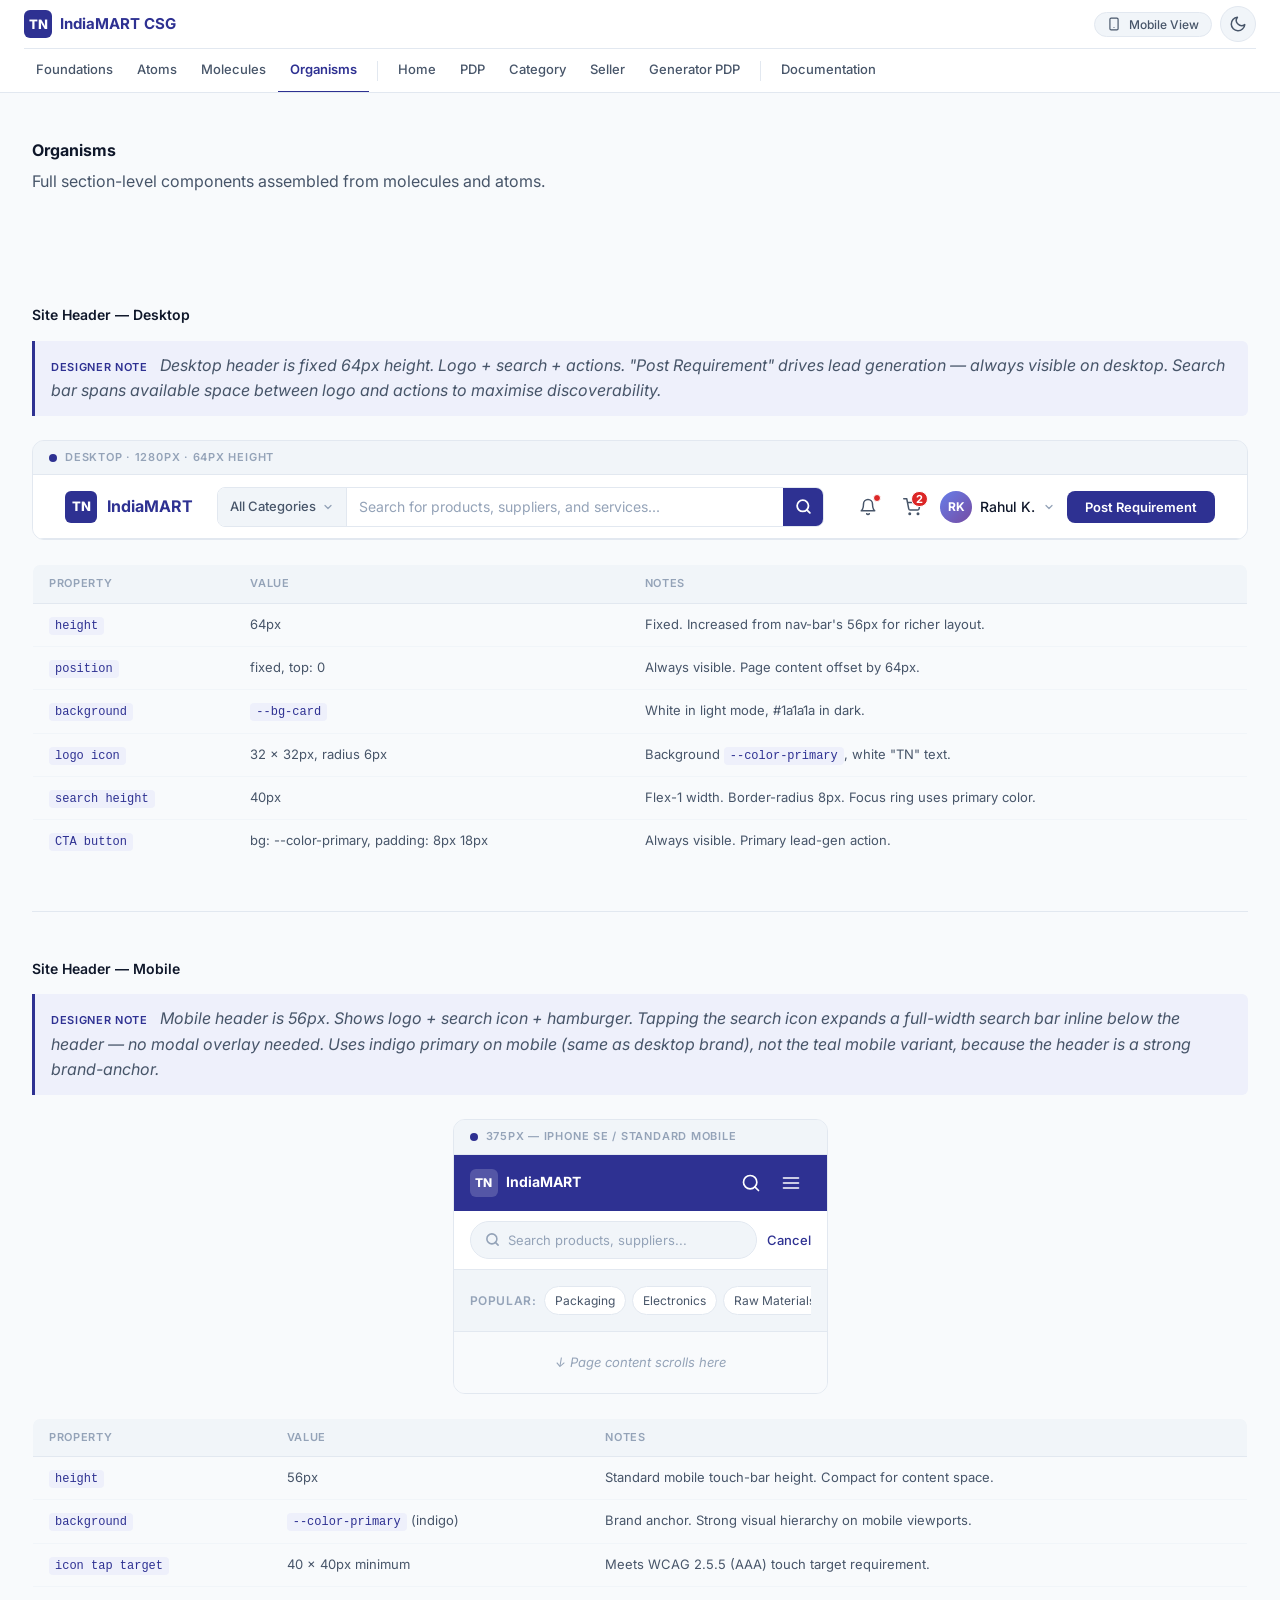
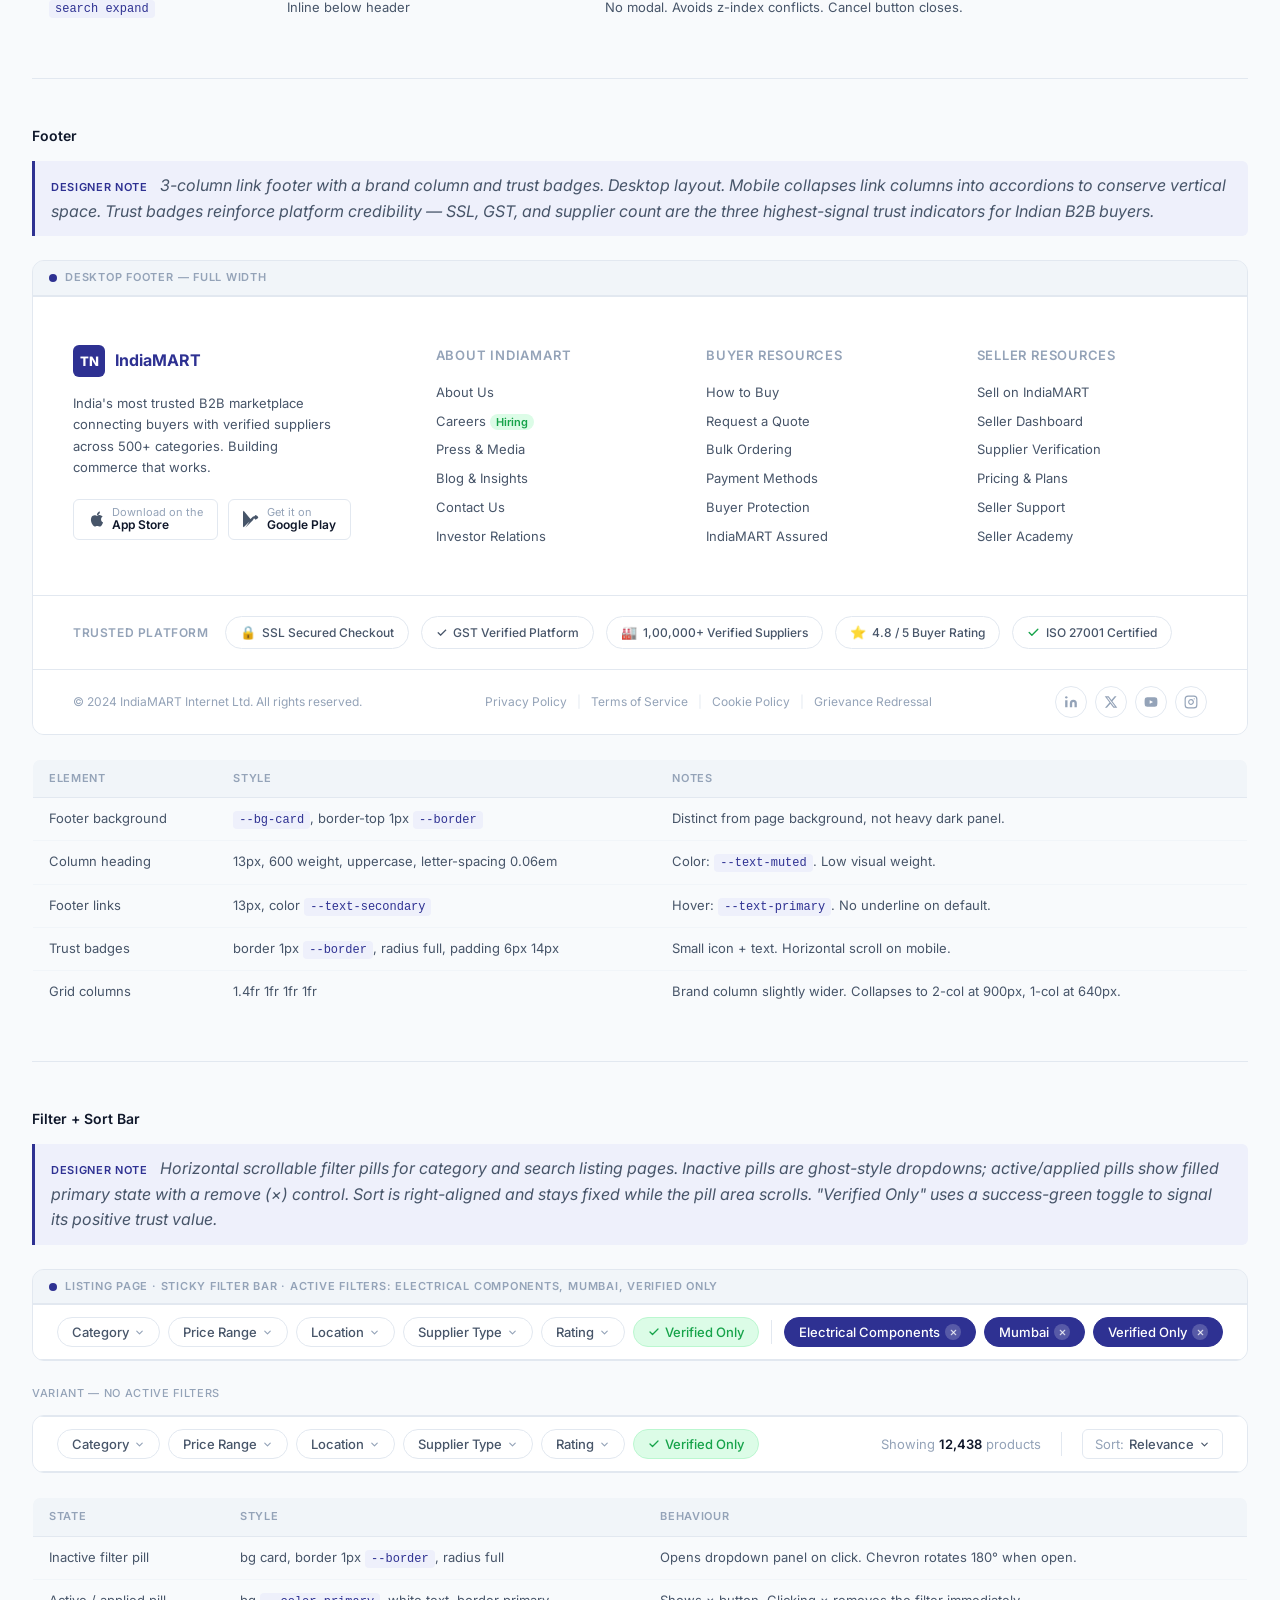
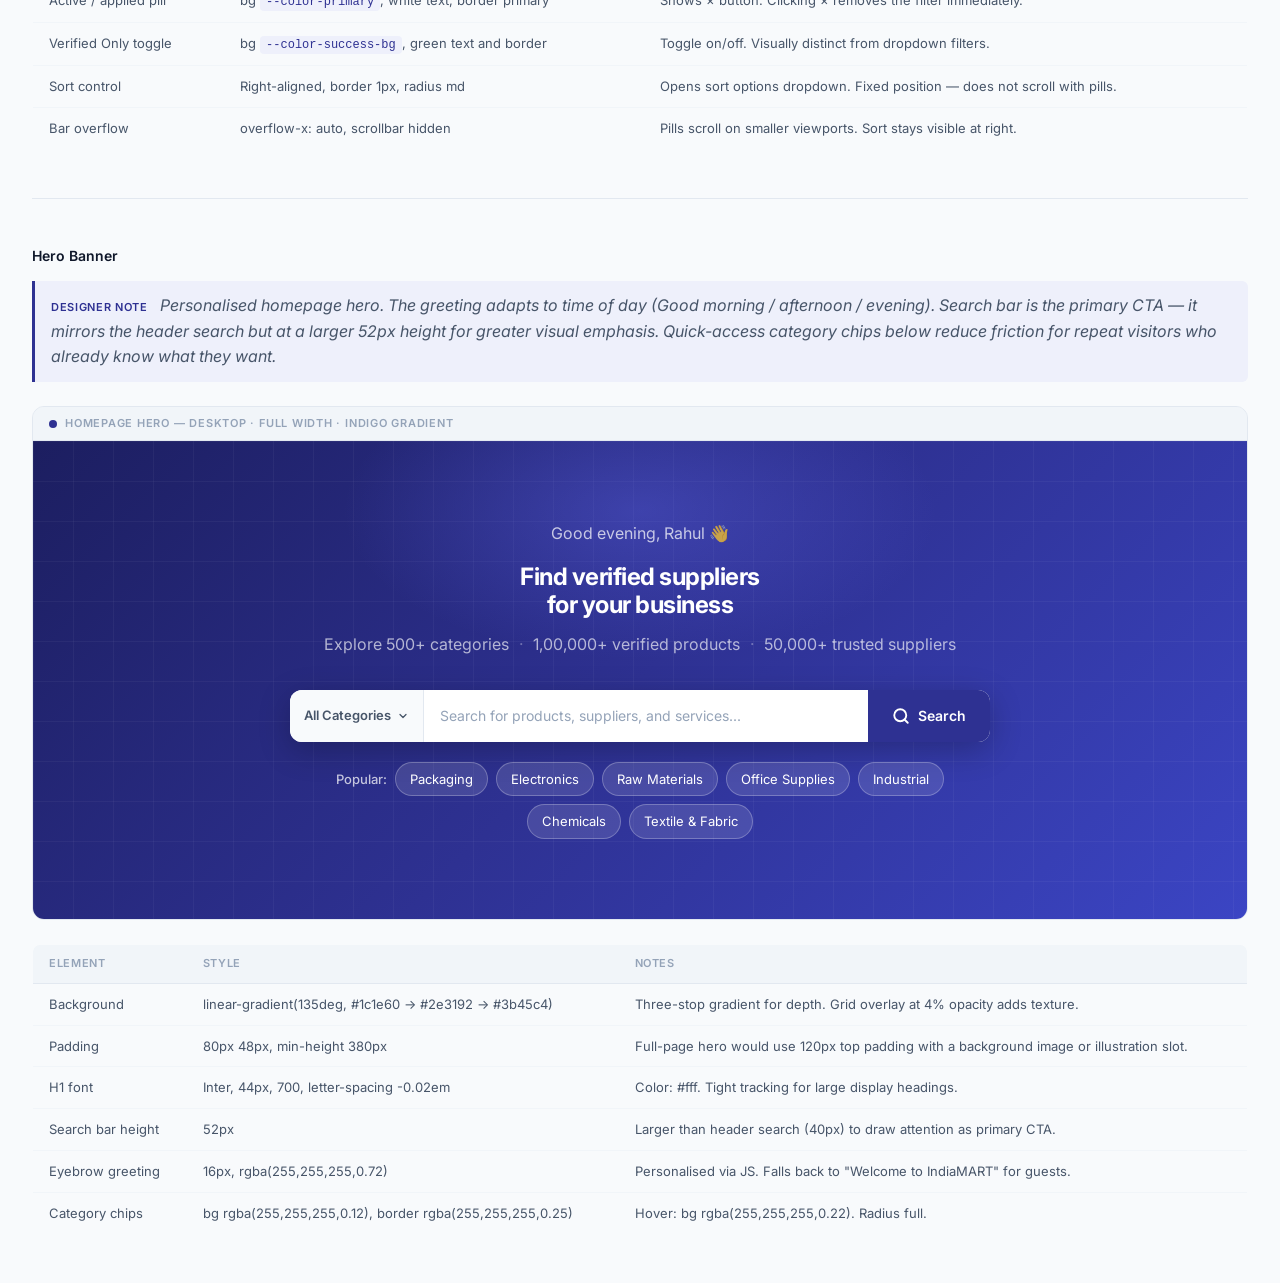
<file: components/organisms.html>
<!DOCTYPE html>
<html lang="en">
<head>
  <meta charset="UTF-8">
  <meta name="viewport" content="width=device-width, initial-scale=1.0">
  <title>Organisms — IndiaMART Corporate Style Guide</title>
  <link rel="stylesheet" href="../shared/tokens.css">
  <link rel="stylesheet" href="../shared/nav.css">
  <style>
    /* =====================================================
       PAGE-LEVEL STYLES
       ===================================================== */

    .ds-subsection-title {
      font-family: var(--font-heading);
      font-size: var(--text-cta);
      font-weight: 600;
      color: var(--text-primary);
      margin-bottom: var(--space-4);
      margin-top: var(--space-8);
    }

    .ds-subsection-title:first-of-type {
      margin-top: 0;
    }

    /* =====================================================
       SHOWCASE WRAPPERS
       ===================================================== */

    .showcase-box {
      border: 1px solid var(--border);
      border-radius: var(--radius-xl);
      overflow: hidden;
      background: var(--bg-subtle);
      margin-bottom: var(--space-6);
    }

    .showcase-label {
      padding: var(--space-2) var(--space-4);
      background: var(--bg-subtle);
      border-bottom: 1px solid var(--border);
      font-size: var(--text-caption);
      font-weight: 600;
      text-transform: uppercase;
      letter-spacing: 0.07em;
      color: var(--text-muted);
      display: flex;
      align-items: center;
      gap: var(--space-2);
    }

    .showcase-label-dot {
      width: 8px;
      height: 8px;
      border-radius: var(--radius-full);
      background: var(--color-primary);
      display: inline-block;
    }

    /* =====================================================
       SECTION 1 — SITE HEADER DESKTOP
       ===================================================== */

    .site-header-demo {
      background: var(--bg-card);
      border-bottom: 1px solid var(--border);
      padding: 0 32px;
      height: 64px;
      display: flex;
      align-items: center;
      gap: 24px;
      width: 100%;
    }

    .site-header-logo {
      display: flex;
      align-items: center;
      gap: 10px;
      flex-shrink: 0;
      text-decoration: none;
    }

    .site-header-logo-icon {
      width: 32px;
      height: 32px;
      background: var(--color-primary);
      border-radius: 6px;
      display: flex;
      align-items: center;
      justify-content: center;
      color: #fff;
      font-size: var(--text-body-small);
      font-weight: 800;
      font-family: var(--font-heading);
      flex-shrink: 0;
    }

    .site-header-logo-text {
      font-family: var(--font-heading);
      font-size: var(--text-body-large);
      font-weight: 700;
      color: var(--color-primary);
      white-space: nowrap;
    }

    .site-header-search {
      flex: 1;
      display: flex;
      align-items: center;
      border: 1.5px solid var(--border);
      border-radius: var(--radius-lg);
      overflow: hidden;
      height: 40px;
      background: var(--bg-card);
      transition: border-color var(--transition-fast);
    }

    .site-header-search:focus-within {
      border-color: var(--color-primary);
    }

    .site-header-search-category {
      display: flex;
      align-items: center;
      gap: 6px;
      padding: 0 12px;
      height: 100%;
      background: var(--bg-subtle);
      border-right: 1px solid var(--border);
      font-size: var(--text-body-small);
      font-weight: 500;
      color: var(--text-secondary);
      cursor: pointer;
      white-space: nowrap;
      flex-shrink: 0;
      user-select: none;
    }

    .site-header-search-category svg {
      color: var(--text-muted);
    }

    .site-header-search-input {
      flex: 1;
      border: none;
      outline: none;
      padding: 0 12px;
      font-size: var(--text-cta);
      font-family: var(--font-body);
      color: var(--text-primary);
      background: transparent;
      min-width: 0;
    }

    .site-header-search-input::placeholder {
      color: var(--text-muted);
    }

    .site-header-search-btn {
      width: 40px;
      height: 40px;
      background: var(--color-primary);
      border: none;
      cursor: pointer;
      display: flex;
      align-items: center;
      justify-content: center;
      color: #fff;
      flex-shrink: 0;
      transition: background var(--transition-fast);
    }

    .site-header-search-btn:hover {
      background: var(--color-primary-700);
    }

    .site-header-actions {
      display: flex;
      align-items: center;
      gap: 4px;
      flex-shrink: 0;
    }

    .site-header-icon-btn {
      position: relative;
      width: 40px;
      height: 40px;
      display: flex;
      align-items: center;
      justify-content: center;
      border-radius: var(--radius-lg);
      background: transparent;
      border: none;
      cursor: pointer;
      color: var(--text-secondary);
      transition: background var(--transition-fast), color var(--transition-fast);
    }

    .site-header-icon-btn:hover {
      background: var(--bg-subtle);
      color: var(--text-primary);
    }

    .notif-dot {
      position: absolute;
      top: 7px;
      right: 7px;
      width: 8px;
      height: 8px;
      background: var(--color-error);
      border-radius: var(--radius-full);
      border: 1.5px solid var(--bg-card);
    }

    .cart-badge {
      position: absolute;
      top: 4px;
      right: 4px;
      min-width: 16px;
      height: 16px;
      padding: 0 4px;
      background: var(--color-error);
      border-radius: var(--radius-full);
      color: #fff;
      font-size: var(--text-caption);
      font-weight: 700;
      display: flex;
      align-items: center;
      justify-content: center;
      border: 1.5px solid var(--bg-card);
      font-family: var(--font-body);
    }

    .site-header-user {
      display: flex;
      align-items: center;
      gap: 8px;
      padding: 0 8px 0 4px;
      height: 40px;
      border-radius: var(--radius-lg);
      cursor: pointer;
      transition: background var(--transition-fast);
    }

    .site-header-user:hover {
      background: var(--bg-subtle);
    }

    .site-header-avatar {
      width: 32px;
      height: 32px;
      border-radius: var(--radius-full);
      background: linear-gradient(135deg, #667eea 0%, #764ba2 100%);
      display: flex;
      align-items: center;
      justify-content: center;
      color: #fff;
      font-size: var(--text-spec);
      font-weight: 700;
      font-family: var(--font-heading);
      flex-shrink: 0;
    }

    .site-header-user-name {
      font-size: var(--text-cta);
      font-weight: 500;
      color: var(--text-primary);
      white-space: nowrap;
    }

    .site-header-cta {
      background: var(--color-primary);
      color: #fff;
      border: none;
      padding: 8px 18px;
      border-radius: var(--radius-lg);
      font-size: var(--text-body-small);
      font-weight: 600;
      font-family: var(--font-body);
      cursor: pointer;
      white-space: nowrap;
      flex-shrink: 0;
      transition: background var(--transition-fast), transform var(--transition-fast);
    }

    .site-header-cta:hover {
      background: var(--color-primary-700);
      transform: translateY(-1px);
    }

    /* =====================================================
       SECTION 2 — SITE HEADER MOBILE
       ===================================================== */

    .mobile-frame-wrapper {
      max-width: 375px;
      margin: 0 auto;
      border: 1px solid var(--border);
      border-radius: var(--radius-xl);
      overflow: hidden;
    }

    .mobile-header-demo {
      background: var(--color-primary);
      height: 56px;
      padding: 0 16px;
      display: flex;
      align-items: center;
      justify-content: space-between;
    }

    .mobile-header-logo {
      display: flex;
      align-items: center;
      gap: 8px;
    }

    .mobile-header-logo-icon {
      width: 28px;
      height: 28px;
      background: rgba(255,255,255,0.18);
      border-radius: 6px;
      display: flex;
      align-items: center;
      justify-content: center;
      color: #fff;
      font-size: var(--text-spec);
      font-weight: 800;
      font-family: var(--font-heading);
      flex-shrink: 0;
    }

    .mobile-header-logo-text {
      font-family: var(--font-heading);
      font-size: var(--text-cta);
      font-weight: 700;
      color: #fff;
    }

    .mobile-header-actions {
      display: flex;
      align-items: center;
      gap: 0;
    }

    .mobile-header-icon-btn {
      width: 40px;
      height: 40px;
      display: flex;
      align-items: center;
      justify-content: center;
      background: transparent;
      border: none;
      cursor: pointer;
      color: #fff;
      border-radius: var(--radius-md);
      transition: background var(--transition-fast);
    }

    .mobile-header-icon-btn:hover {
      background: rgba(255,255,255,0.12);
    }

    .mobile-header-search-expand {
      background: var(--bg-card);
      padding: 10px 16px;
      display: flex;
      align-items: center;
      gap: 10px;
      border-bottom: 1px solid var(--border);
    }

    .mobile-header-search-bar {
      flex: 1;
      display: flex;
      align-items: center;
      background: var(--bg-subtle);
      border: 1px solid var(--border);
      border-radius: var(--radius-full);
      padding: 0 14px;
      gap: 8px;
      height: 38px;
    }

    .mobile-header-search-bar input {
      border: none;
      background: transparent;
      outline: none;
      font-size: var(--text-body-small);
      font-family: var(--font-body);
      color: var(--text-primary);
      flex: 1;
      min-width: 0;
    }

    .mobile-header-search-bar input::placeholder {
      color: var(--text-muted);
    }

    .mobile-search-cancel {
      font-size: var(--text-body-small);
      font-weight: 500;
      color: var(--color-primary);
      background: none;
      border: none;
      cursor: pointer;
      font-family: var(--font-body);
      white-space: nowrap;
    }

    /* =====================================================
       SECTION 3 — FOOTER
       ===================================================== */

    .footer-demo {
      background: var(--bg-card);
      border-top: 1px solid var(--border);
      padding-top: 48px;
    }

    .footer-main {
      max-width: 100%;
      padding: 0 40px 40px;
      display: grid;
      grid-template-columns: 1.4fr 1fr 1fr 1fr;
      gap: 40px;
    }

    .footer-brand-col {}

    .footer-brand-logo {
      display: flex;
      align-items: center;
      gap: 10px;
      margin-bottom: 16px;
      text-decoration: none;
    }

    .footer-brand-logo-icon {
      width: 32px;
      height: 32px;
      background: var(--color-primary);
      border-radius: 6px;
      display: flex;
      align-items: center;
      justify-content: center;
      color: #fff;
      font-size: var(--text-body-small);
      font-weight: 800;
      font-family: var(--font-heading);
      flex-shrink: 0;
    }

    .footer-brand-name {
      font-family: var(--font-heading);
      font-size: var(--text-body-large);
      font-weight: 700;
      color: var(--color-primary);
    }

    .footer-brand-desc {
      font-size: var(--text-body-small);
      color: var(--text-secondary);
      line-height: 1.65;
      margin-bottom: 20px;
      max-width: 260px;
    }

    .footer-app-badges {
      display: flex;
      align-items: center;
      gap: 10px;
      flex-wrap: wrap;
    }

    .footer-app-badge {
      display: flex;
      align-items: center;
      gap: 6px;
      padding: 7px 14px;
      border: 1px solid var(--border);
      border-radius: var(--radius-md);
      background: var(--bg-card);
      cursor: pointer;
      transition: border-color var(--transition-fast), box-shadow var(--transition-fast);
    }

    .footer-app-badge:hover {
      border-color: var(--color-primary-300);
      box-shadow: var(--shadow-sm);
    }

    .footer-app-badge-label {
      display: flex;
      flex-direction: column;
    }

    .footer-app-badge-sub {
      font-size: var(--text-caption);
      color: var(--text-muted);
      font-family: var(--font-body);
      line-height: 1;
    }

    .footer-app-badge-name {
      font-size: var(--text-spec);
      font-weight: 600;
      color: var(--text-primary);
      font-family: var(--font-body);
      line-height: 1.2;
    }

    .footer-col-heading {
      font-size: var(--text-body-small);
      font-weight: 600;
      text-transform: uppercase;
      letter-spacing: 0.06em;
      color: var(--text-muted);
      margin-bottom: 16px;
    }

    .footer-links {
      list-style: none;
    }

    .footer-links li {
      margin-bottom: 8px;
    }

    .footer-links a {
      font-size: var(--text-body-small);
      color: var(--text-secondary);
      text-decoration: none;
      display: block;
      transition: color var(--transition-fast);
    }

    .footer-links a:hover {
      color: var(--text-primary);
      text-decoration: none;
    }

    .footer-trust-row {
      padding: 20px 40px;
      border-top: 1px solid var(--border);
      display: flex;
      align-items: center;
      gap: 12px;
      flex-wrap: wrap;
    }

    .footer-trust-label {
      font-size: var(--text-spec);
      font-weight: 600;
      text-transform: uppercase;
      letter-spacing: 0.05em;
      color: var(--text-muted);
      margin-right: 4px;
    }

    .footer-trust-badge {
      display: inline-flex;
      align-items: center;
      gap: 6px;
      border: 1px solid var(--border);
      padding: 6px 14px;
      border-radius: var(--radius-full);
      font-size: var(--text-spec);
      font-weight: 500;
      color: var(--text-secondary);
      background: var(--bg-card);
      white-space: nowrap;
    }

    .footer-trust-badge-icon {
      font-size: var(--text-body-small);
      line-height: 1;
    }

    .footer-bottom {
      padding: 16px 40px;
      border-top: 1px solid var(--border);
      display: flex;
      align-items: center;
      justify-content: space-between;
      gap: 16px;
      flex-wrap: wrap;
    }

    .footer-copyright {
      font-size: var(--text-spec);
      color: var(--text-muted);
    }

    .footer-legal-links {
      display: flex;
      align-items: center;
      gap: 4px;
      font-size: var(--text-spec);
    }

    .footer-legal-links a {
      color: var(--text-muted);
      text-decoration: none;
      padding: 0 6px;
      transition: color var(--transition-fast);
    }

    .footer-legal-links a:hover {
      color: var(--text-primary);
    }

    .footer-legal-links span {
      color: var(--border);
    }

    .footer-social-links {
      display: flex;
      align-items: center;
      gap: 8px;
    }

    .footer-social-btn {
      width: 32px;
      height: 32px;
      border-radius: var(--radius-full);
      border: 1px solid var(--border);
      background: var(--bg-card);
      display: flex;
      align-items: center;
      justify-content: center;
      color: var(--text-muted);
      cursor: pointer;
      transition: border-color var(--transition-fast), color var(--transition-fast), background var(--transition-fast);
      text-decoration: none;
    }

    .footer-social-btn:hover {
      border-color: var(--color-primary-300);
      color: var(--color-primary);
      background: var(--color-primary-50);
    }

    /* =====================================================
       SECTION 4 — FILTER + SORT BAR
       ===================================================== */

    .filter-bar-demo {
      background: var(--bg-card);
      border-bottom: 1px solid var(--border);
      border-top: 1px solid var(--border);
      padding: 12px 24px;
      display: flex;
      align-items: center;
      gap: 8px;
      overflow-x: auto;
      scrollbar-width: none;
      -webkit-overflow-scrolling: touch;
    }

    .filter-bar-demo::-webkit-scrollbar {
      display: none;
    }

    .filter-pills-group {
      display: flex;
      align-items: center;
      gap: 8px;
      flex-shrink: 0;
    }

    .filter-pill {
      display: inline-flex;
      align-items: center;
      gap: 5px;
      background: var(--bg-card);
      border: 1px solid var(--border);
      border-radius: var(--radius-full);
      padding: 6px 14px;
      font-size: var(--text-body-small);
      font-weight: 500;
      color: var(--text-secondary);
      cursor: pointer;
      white-space: nowrap;
      flex-shrink: 0;
      transition: border-color var(--transition-fast), background var(--transition-fast), color var(--transition-fast);
      font-family: var(--font-body);
    }

    .filter-pill:hover {
      border-color: var(--color-primary-300);
      color: var(--color-primary);
      background: var(--color-primary-50);
    }

    .filter-pill svg {
      color: var(--text-muted);
      flex-shrink: 0;
    }

    .filter-pill.active {
      background: var(--color-primary);
      color: #fff;
      border-color: var(--color-primary);
    }

    .filter-pill.active svg {
      color: rgba(255,255,255,0.75);
    }

    .filter-pill-close {
      display: inline-flex;
      align-items: center;
      justify-content: center;
      width: 16px;
      height: 16px;
      border-radius: var(--radius-full);
      background: rgba(255,255,255,0.2);
      flex-shrink: 0;
      cursor: pointer;
      transition: background var(--transition-fast);
    }

    .filter-pill-close:hover {
      background: rgba(255,255,255,0.35);
    }

    .filter-pill-verified {
      display: inline-flex;
      align-items: center;
      gap: 5px;
      background: var(--color-success-bg);
      border: 1px solid #bbf7d0;
      border-radius: var(--radius-full);
      padding: 6px 14px;
      font-size: var(--text-body-small);
      font-weight: 500;
      color: var(--color-success);
      cursor: pointer;
      white-space: nowrap;
      flex-shrink: 0;
      transition: all var(--transition-fast);
      font-family: var(--font-body);
    }

    .filter-bar-separator {
      width: 1px;
      height: 24px;
      background: var(--border);
      flex-shrink: 0;
      margin: 0 4px;
    }

    .filter-bar-spacer {
      flex: 1;
      min-width: 16px;
    }

    .filter-bar-right {
      display: flex;
      align-items: center;
      gap: 16px;
      flex-shrink: 0;
    }

    .filter-result-count {
      font-size: var(--text-body-small);
      color: var(--text-muted);
      white-space: nowrap;
    }

    .filter-result-count strong {
      color: var(--text-primary);
      font-weight: 600;
    }

    .filter-sort-select {
      display: inline-flex;
      align-items: center;
      gap: 5px;
      padding: 6px 12px;
      border: 1px solid var(--border);
      border-radius: var(--radius-md);
      background: var(--bg-card);
      font-size: var(--text-body-small);
      font-weight: 500;
      color: var(--text-secondary);
      cursor: pointer;
      white-space: nowrap;
      transition: border-color var(--transition-fast);
      font-family: var(--font-body);
    }

    .filter-sort-select:hover {
      border-color: var(--color-primary-300);
    }

    .filter-sort-label {
      color: var(--text-muted);
      font-weight: 400;
    }

    /* =====================================================
       SECTION 5 — HERO BANNER
       ===================================================== */

    .hero-demo {
      background: linear-gradient(135deg, #1c1e60 0%, #2e3192 50%, #3b45c4 100%);
      padding: 80px 48px;
      min-height: 380px;
      display: flex;
      align-items: center;
      justify-content: center;
      position: relative;
      overflow: hidden;
    }

    .hero-grid-overlay {
      position: absolute;
      inset: 0;
      background-image:
        linear-gradient(rgba(255,255,255,0.04) 1px, transparent 1px),
        linear-gradient(90deg, rgba(255,255,255,0.04) 1px, transparent 1px);
      background-size: 40px 40px;
      pointer-events: none;
    }

    .hero-glow-top {
      position: absolute;
      top: -80px;
      left: 50%;
      transform: translateX(-50%);
      width: 600px;
      height: 300px;
      background: radial-gradient(ellipse, rgba(107,114,255,0.3) 0%, transparent 70%);
      pointer-events: none;
    }

    .hero-content {
      position: relative;
      z-index: 1;
      max-width: 700px;
      width: 100%;
      text-align: center;
    }

    .hero-eyebrow {
      font-size: var(--text-body-large);
      font-family: var(--font-body);
      color: rgba(255,255,255,0.72);
      margin-bottom: 16px;
      display: block;
    }

    .hero-h1 {
      font-family: var(--font-heading);
      font-size: var(--text-product-name);
      font-weight: 700;
      color: #fff;
      letter-spacing: -0.02em;
      line-height: 1.15;
      margin-bottom: 14px;
    }

    .hero-subtitle {
      font-size: var(--text-body-large);
      color: rgba(255,255,255,0.65);
      margin-bottom: 32px;
      line-height: 1.6;
    }

    .hero-subtitle-dot {
      display: inline-block;
      margin: 0 6px;
      opacity: 0.5;
    }

    .hero-search-bar {
      display: flex;
      align-items: center;
      background: #fff;
      border-radius: var(--radius-xl);
      overflow: hidden;
      height: 52px;
      box-shadow: 0 8px 32px rgba(0,0,0,0.24);
      margin-bottom: 20px;
    }

    .hero-search-category {
      display: flex;
      align-items: center;
      gap: 6px;
      padding: 0 14px;
      height: 100%;
      border-right: 1px solid var(--border);
      font-size: var(--text-body-small);
      font-weight: 600;
      color: var(--text-secondary);
      cursor: pointer;
      white-space: nowrap;
      flex-shrink: 0;
      background: #f8fafc;
      user-select: none;
      transition: background var(--transition-fast);
    }

    .hero-search-category:hover {
      background: #f1f5f9;
    }

    .hero-search-input {
      flex: 1;
      border: none;
      outline: none;
      padding: 0 16px;
      font-size: var(--text-cta);
      font-family: var(--font-body);
      color: var(--text-primary);
      background: transparent;
      min-width: 0;
    }

    .hero-search-input::placeholder {
      color: var(--text-muted);
    }

    .hero-search-btn {
      height: 52px;
      padding: 0 24px;
      background: var(--color-primary);
      border: none;
      cursor: pointer;
      display: flex;
      align-items: center;
      justify-content: center;
      gap: 8px;
      color: #fff;
      font-size: var(--text-cta);
      font-weight: 600;
      font-family: var(--font-body);
      flex-shrink: 0;
      transition: background var(--transition-fast);
    }

    .hero-search-btn:hover {
      background: var(--color-primary-700);
    }

    .hero-chips-row {
      display: flex;
      align-items: center;
      justify-content: center;
      gap: 8px;
      flex-wrap: wrap;
    }

    .hero-chips-label {
      font-size: var(--text-body-small);
      font-weight: 500;
      color: rgba(255,255,255,0.72);
    }

    .hero-chip {
      display: inline-flex;
      align-items: center;
      padding: 6px 14px;
      background: rgba(255,255,255,0.12);
      border: 1px solid rgba(255,255,255,0.25);
      border-radius: var(--radius-full);
      font-size: var(--text-body-small);
      color: #fff;
      cursor: pointer;
      white-space: nowrap;
      text-decoration: none;
      transition: background var(--transition-fast), border-color var(--transition-fast);
      font-family: var(--font-body);
    }

    .hero-chip:hover {
      background: rgba(255,255,255,0.22);
      border-color: rgba(255,255,255,0.45);
      text-decoration: none;
      color: #fff;
    }

    /* =====================================================
       SPEC TABLES
       ===================================================== */

    .spec-table {
      width: 100%;
      border-collapse: collapse;
      font-size: var(--text-body-small);
      margin-top: var(--space-6);
      border: 1px solid var(--border);
      border-radius: var(--radius-lg);
      overflow: hidden;
    }

    .spec-table thead {
      background: var(--bg-subtle);
    }

    .spec-table th {
      padding: 10px 16px;
      text-align: left;
      font-weight: 600;
      font-size: var(--text-caption);
      text-transform: uppercase;
      letter-spacing: 0.06em;
      color: var(--text-muted);
      border-bottom: 1px solid var(--border);
    }

    .spec-table td {
      padding: 10px 16px;
      color: var(--text-secondary);
      border-bottom: 1px solid var(--divider);
      vertical-align: top;
    }

    .spec-table tr:last-child td {
      border-bottom: none;
    }

    .spec-table tbody tr:hover td {
      background: var(--bg-subtle);
    }

    .spec-prop {
      font-family: 'SFMono-Regular', 'Consolas', 'Liberation Mono', monospace;
      font-size: var(--text-spec);
      color: var(--color-primary);
      background: var(--color-primary-50);
      padding: 2px 6px;
      border-radius: var(--radius-sm);
    }

    [data-theme="dark"] .spec-prop {
      background: rgba(46,49,146,0.18);
    }

    /* =====================================================
       RESPONSIVE TWEAKS
       ===================================================== */

    @media (max-width: 900px) {
      .footer-main {
        grid-template-columns: 1fr 1fr;
        padding: 0 24px 32px;
      }

      .footer-trust-row,
      .footer-bottom {
        padding-left: 24px;
        padding-right: 24px;
      }

      .site-header-demo {
        padding: 0 16px;
        gap: 12px;
      }

      .hero-h1 {
        font-size: var(--text-product-name);
      }

      .hero-demo {
        padding: 60px 24px;
      }
    }

    @media (max-width: 640px) {
      .footer-main {
        grid-template-columns: 1fr;
      }

      .filter-bar-right {
        gap: 10px;
      }
    }
  </style>
</head>
<body>

  <!-- =====================================================
       NAV BAR
       ===================================================== -->
  <nav class="ds-nav">
    <div class="ds-nav-inner">
      <a href="../index.html" class="ds-nav-logo">
        <span class="ds-nav-logo-icon">TN</span>
        IndiaMART CSG
      </a>

      <div class="ds-nav-links">
        <a href="foundations.html" class="ds-nav-link">Foundations</a>
        <a href="atoms.html" class="ds-nav-link">Atoms</a>
        <a href="molecules.html" class="ds-nav-link">Molecules</a>
        <a href="organisms.html" class="ds-nav-link active">Organisms</a>
        <div class="ds-nav-divider"></div>
        <a href="../pages/homepage.html" class="ds-nav-link">Home</a>
        <a href="../pages/pdp.html" class="ds-nav-link">PDP</a>
        <a href="../pages/category.html" class="ds-nav-link">Category</a>
        <a href="../pages/seller-profile.html" class="ds-nav-link">Seller</a>
        <a href="../pages/generator-pdp.html" class="ds-nav-link" data-page="generator-pdp">Generator PDP</a>
        <div class="ds-nav-divider"></div>
        <a href="../design-tokens.html" class="ds-nav-link" data-page="design-tokens">Documentation</a>
      </div>

      <div class="ds-nav-controls">
        <button class="ds-mobile-toggle" id="ds-mobile-toggle">
          <svg width="14" height="14" viewBox="0 0 24 24" fill="none" stroke="currentColor" stroke-width="2" stroke-linecap="round" stroke-linejoin="round"><rect x="5" y="2" width="14" height="20" rx="2" ry="2"/><line x1="12" y1="18" x2="12.01" y2="18"/></svg>
          Mobile View
        </button>
        <button class="ds-theme-toggle" id="ds-theme-toggle" title="Switch to dark mode"></button>
      </div>
    </div>
  </nav>

  <!-- =====================================================
       PAGE CONTENT
       ===================================================== -->
  <div class="ds-page" id="ds-page-container">
    <div class="ds-container">

      <!-- Page Header -->
      <div style="padding: 48px 0 32px;">
        <h1 class="ds-section-title">Organisms</h1>
        <p class="ds-section-subtitle">Full section-level components assembled from molecules and atoms.</p>
      </div>

      <!-- =================================================
           SECTION 1 — SITE HEADER: DESKTOP
           ================================================= -->
      <section class="ds-section">
        <h2 class="ds-subsection-title">Site Header — Desktop</h2>

        <div class="ds-annotation">
          <span class="ds-annotation-label">Designer Note</span>
          Desktop header is fixed 64px height. Logo + search + actions. "Post Requirement" drives lead generation — always visible on desktop. Search bar spans available space between logo and actions to maximise discoverability.
        </div>

        <div class="showcase-box">
          <div class="showcase-label">
            <span class="showcase-label-dot"></span>
            Desktop · 1280px · 64px height
          </div>

          <!-- Desktop Site Header Component -->
          <div class="site-header-demo">

            <!-- Logo -->
            <a href="#" class="site-header-logo">
              <div class="site-header-logo-icon">TN</div>
              <span class="site-header-logo-text">IndiaMART</span>
            </a>

            <!-- Search Bar -->
            <div class="site-header-search">
              <div class="site-header-search-category">
                All Categories
                <svg width="12" height="12" viewBox="0 0 24 24" fill="none" stroke="currentColor" stroke-width="2.5" stroke-linecap="round" stroke-linejoin="round"><polyline points="6 9 12 15 18 9"/></svg>
              </div>
              <input
                class="site-header-search-input"
                type="text"
                placeholder="Search for products, suppliers, and services..."
                aria-label="Search"
              >
              <button class="site-header-search-btn" aria-label="Search">
                <svg width="17" height="17" viewBox="0 0 24 24" fill="none" stroke="currentColor" stroke-width="2.5" stroke-linecap="round" stroke-linejoin="round"><circle cx="11" cy="11" r="8"/><line x1="21" y1="21" x2="16.65" y2="16.65"/></svg>
              </button>
            </div>

            <!-- Right Actions -->
            <div class="site-header-actions">

              <!-- Bell / Notifications -->
              <button class="site-header-icon-btn" aria-label="Notifications">
                <svg width="18" height="18" viewBox="0 0 24 24" fill="none" stroke="currentColor" stroke-width="2" stroke-linecap="round" stroke-linejoin="round"><path d="M18 8A6 6 0 0 0 6 8c0 7-3 9-3 9h18s-3-2-3-9"/><path d="M13.73 21a2 2 0 0 1-3.46 0"/></svg>
                <span class="notif-dot"></span>
              </button>

              <!-- Cart -->
              <button class="site-header-icon-btn" aria-label="Cart">
                <svg width="18" height="18" viewBox="0 0 24 24" fill="none" stroke="currentColor" stroke-width="2" stroke-linecap="round" stroke-linejoin="round"><circle cx="9" cy="21" r="1"/><circle cx="20" cy="21" r="1"/><path d="M1 1h4l2.68 13.39a2 2 0 0 0 2 1.61h9.72a2 2 0 0 0 2-1.61L23 6H6"/></svg>
                <span class="cart-badge">2</span>
              </button>

              <!-- User / Account -->
              <div class="site-header-user" role="button" tabindex="0" aria-label="Account menu">
                <div class="site-header-avatar">RK</div>
                <span class="site-header-user-name">Rahul K.</span>
                <svg width="12" height="12" viewBox="0 0 24 24" fill="none" stroke="currentColor" stroke-width="2.5" stroke-linecap="round" stroke-linejoin="round" style="color:var(--text-muted)"><polyline points="6 9 12 15 18 9"/></svg>
              </div>

              <!-- Primary CTA -->
              <button class="site-header-cta">Post Requirement</button>

            </div>
          </div>
        </div>

        <!-- Spec Table -->
        <table class="spec-table">
          <thead>
            <tr>
              <th>Property</th>
              <th>Value</th>
              <th>Notes</th>
            </tr>
          </thead>
          <tbody>
            <tr>
              <td><code class="spec-prop">height</code></td>
              <td>64px</td>
              <td>Fixed. Increased from nav-bar's 56px for richer layout.</td>
            </tr>
            <tr>
              <td><code class="spec-prop">position</code></td>
              <td>fixed, top: 0</td>
              <td>Always visible. Page content offset by 64px.</td>
            </tr>
            <tr>
              <td><code class="spec-prop">background</code></td>
              <td><code class="spec-prop">--bg-card</code></td>
              <td>White in light mode, #1a1a1a in dark.</td>
            </tr>
            <tr>
              <td><code class="spec-prop">logo icon</code></td>
              <td>32 × 32px, radius 6px</td>
              <td>Background <code class="spec-prop">--color-primary</code>, white "TN" text.</td>
            </tr>
            <tr>
              <td><code class="spec-prop">search height</code></td>
              <td>40px</td>
              <td>Flex-1 width. Border-radius 8px. Focus ring uses primary color.</td>
            </tr>
            <tr>
              <td><code class="spec-prop">CTA button</code></td>
              <td>bg: --color-primary, padding: 8px 18px</td>
              <td>Always visible. Primary lead-gen action.</td>
            </tr>
          </tbody>
        </table>
      </section>

      <!-- =================================================
           SECTION 2 — SITE HEADER: MOBILE
           ================================================= -->
      <section class="ds-section">
        <h2 class="ds-subsection-title">Site Header — Mobile</h2>

        <div class="ds-annotation">
          <span class="ds-annotation-label">Designer Note</span>
          Mobile header is 56px. Shows logo + search icon + hamburger. Tapping the search icon expands a full-width search bar inline below the header — no modal overlay needed. Uses indigo primary on mobile (same as desktop brand), not the teal mobile variant, because the header is a strong brand-anchor.
        </div>

        <!-- Mobile Frame Mockup -->
        <div class="mobile-frame-wrapper">
          <div class="showcase-label">
            <span class="showcase-label-dot"></span>
            375px — iPhone SE / standard mobile
          </div>

          <!-- Mobile Header Top Bar -->
          <div class="mobile-header-demo">
            <!-- Logo -->
            <div class="mobile-header-logo">
              <div class="mobile-header-logo-icon">TN</div>
              <span class="mobile-header-logo-text">IndiaMART</span>
            </div>
            <!-- Icons -->
            <div class="mobile-header-actions">
              <button class="mobile-header-icon-btn" aria-label="Search">
                <svg width="20" height="20" viewBox="0 0 24 24" fill="none" stroke="currentColor" stroke-width="2" stroke-linecap="round" stroke-linejoin="round"><circle cx="11" cy="11" r="8"/><line x1="21" y1="21" x2="16.65" y2="16.65"/></svg>
              </button>
              <button class="mobile-header-icon-btn" aria-label="Menu">
                <svg width="20" height="20" viewBox="0 0 24 24" fill="none" stroke="currentColor" stroke-width="2" stroke-linecap="round" stroke-linejoin="round"><line x1="3" y1="6" x2="21" y2="6"/><line x1="3" y1="12" x2="21" y2="12"/><line x1="3" y1="18" x2="21" y2="18"/></svg>
              </button>
            </div>
          </div>

          <!-- Expanded Search Bar State -->
          <div class="mobile-header-search-expand">
            <div class="mobile-header-search-bar">
              <svg width="15" height="15" viewBox="0 0 24 24" fill="none" stroke="currentColor" stroke-width="2.5" stroke-linecap="round" stroke-linejoin="round" style="color:var(--text-muted);flex-shrink:0"><circle cx="11" cy="11" r="8"/><line x1="21" y1="21" x2="16.65" y2="16.65"/></svg>
              <input type="text" placeholder="Search products, suppliers..." aria-label="Search">
            </div>
            <button class="mobile-search-cancel">Cancel</button>
          </div>

          <!-- Placeholder content below to show context -->
          <div style="background:var(--bg-subtle); padding: 16px; display:flex; gap:8px; align-items:center; border-bottom:1px solid var(--border);">
            <div style="font-size:var(--text-spec); font-weight:600; color:var(--text-muted); text-transform:uppercase; letter-spacing:0.05em;">Popular:</div>
            <div style="display:flex; gap:6px; overflow-x:auto; scrollbar-width:none; flex-wrap:nowrap;">
              <span style="display:inline-flex;align-items:center;padding:4px 10px;background:var(--bg-card);border:1px solid var(--border);border-radius:9999px;font-size:var(--text-spec);color:var(--text-secondary);white-space:nowrap;cursor:pointer;">Packaging</span>
              <span style="display:inline-flex;align-items:center;padding:4px 10px;background:var(--bg-card);border:1px solid var(--border);border-radius:9999px;font-size:var(--text-spec);color:var(--text-secondary);white-space:nowrap;cursor:pointer;">Electronics</span>
              <span style="display:inline-flex;align-items:center;padding:4px 10px;background:var(--bg-card);border:1px solid var(--border);border-radius:9999px;font-size:var(--text-spec);color:var(--text-secondary);white-space:nowrap;cursor:pointer;">Raw Materials</span>
              <span style="display:inline-flex;align-items:center;padding:4px 10px;background:var(--bg-card);border:1px solid var(--border);border-radius:9999px;font-size:var(--text-spec);color:var(--text-secondary);white-space:nowrap;cursor:pointer;">Chemicals</span>
            </div>
          </div>
          <div style="background:var(--bg-page); padding: 20px 16px; font-size:var(--text-body-small); color:var(--text-muted); text-align:center; font-style:italic;">
            ↓ Page content scrolls here
          </div>
        </div>

        <!-- Spec Table -->
        <table class="spec-table" style="margin-top: 24px;">
          <thead>
            <tr>
              <th>Property</th>
              <th>Value</th>
              <th>Notes</th>
            </tr>
          </thead>
          <tbody>
            <tr>
              <td><code class="spec-prop">height</code></td>
              <td>56px</td>
              <td>Standard mobile touch-bar height. Compact for content space.</td>
            </tr>
            <tr>
              <td><code class="spec-prop">background</code></td>
              <td><code class="spec-prop">--color-primary</code> (indigo)</td>
              <td>Brand anchor. Strong visual hierarchy on mobile viewports.</td>
            </tr>
            <tr>
              <td><code class="spec-prop">icon tap target</code></td>
              <td>40 × 40px minimum</td>
              <td>Meets WCAG 2.5.5 (AAA) touch target requirement.</td>
            </tr>
            <tr>
              <td><code class="spec-prop">search expand</code></td>
              <td>Inline below header</td>
              <td>No modal. Avoids z-index conflicts. Cancel button closes.</td>
            </tr>
          </tbody>
        </table>
      </section>

      <!-- =================================================
           SECTION 3 — FOOTER
           ================================================= -->
      <section class="ds-section">
        <h2 class="ds-subsection-title">Footer</h2>

        <div class="ds-annotation">
          <span class="ds-annotation-label">Designer Note</span>
          3-column link footer with a brand column and trust badges. Desktop layout. Mobile collapses link columns into accordions to conserve vertical space. Trust badges reinforce platform credibility — SSL, GST, and supplier count are the three highest-signal trust indicators for Indian B2B buyers.
        </div>

        <div class="showcase-box">
          <div class="showcase-label">
            <span class="showcase-label-dot"></span>
            Desktop Footer — Full Width
          </div>

          <!-- Footer Component -->
          <div class="footer-demo">

            <!-- Main Grid: Brand + 3 Link Columns -->
            <div class="footer-main">

              <!-- Brand Column -->
              <div class="footer-brand-col">
                <a href="#" class="footer-brand-logo">
                  <div class="footer-brand-logo-icon">TN</div>
                  <span class="footer-brand-name">IndiaMART</span>
                </a>
                <p class="footer-brand-desc">
                  India's most trusted B2B marketplace connecting buyers with verified suppliers across 500+ categories. Building commerce that works.
                </p>
                <!-- App Download Badges -->
                <div class="footer-app-badges">
                  <div class="footer-app-badge">
                    <svg width="18" height="18" viewBox="0 0 24 24" fill="currentColor" style="color:var(--text-secondary)"><path d="M18.71 19.5c-.83 1.24-1.71 2.45-3.05 2.47-1.34.03-1.77-.79-3.29-.79-1.53 0-2 .77-3.27.82-1.31.05-2.3-1.32-3.14-2.53C4.25 17 2.94 12.45 4.7 9.39c.87-1.52 2.43-2.48 4.12-2.51 1.28-.02 2.5.87 3.29.87.78 0 2.26-1.07 3.8-.91.65.03 2.47.26 3.64 1.98-.09.06-2.17 1.28-2.15 3.81.03 3.02 2.65 4.03 2.68 4.04-.03.07-.42 1.44-1.38 2.83M13 3.5c.73-.83 1.94-1.46 2.94-1.5.13 1.17-.34 2.35-1.04 3.19-.69.85-1.83 1.51-2.95 1.42-.15-1.15.41-2.35 1.05-3.11z"/></svg>
                    <div class="footer-app-badge-label">
                      <span class="footer-app-badge-sub">Download on the</span>
                      <span class="footer-app-badge-name">App Store</span>
                    </div>
                  </div>
                  <div class="footer-app-badge">
                    <svg width="18" height="18" viewBox="0 0 24 24" fill="currentColor" style="color:var(--text-secondary)"><path d="m3.18 23.76 10.95-10.95-2.23-2.23zM.76.94C.29 1.44 0 2.18 0 3.15v17.7c0 .97.29 1.71.77 2.2l.1.1 9.9-9.9v-.22L.87.84zm18.94 7.4-2.93-1.68-3.1 3.1 3.1 3.1 2.96-1.7c.84-.49.84-1.28-.03-1.82zm-14.73 8.52 10.97-6.3-2.23-2.23z"/></svg>
                    <div class="footer-app-badge-label">
                      <span class="footer-app-badge-sub">Get it on</span>
                      <span class="footer-app-badge-name">Google Play</span>
                    </div>
                  </div>
                </div>
              </div>

              <!-- About Column -->
              <div>
                <div class="footer-col-heading">About IndiaMART</div>
                <ul class="footer-links">
                  <li><a href="#">About Us</a></li>
                  <li><a href="#">Careers <span style="font-size:var(--text-caption);background:var(--color-success-bg);color:var(--color-success);padding:1px 6px;border-radius:9999px;font-weight:600;">Hiring</span></a></li>
                  <li><a href="#">Press & Media</a></li>
                  <li><a href="#">Blog & Insights</a></li>
                  <li><a href="#">Contact Us</a></li>
                  <li><a href="#">Investor Relations</a></li>
                </ul>
              </div>

              <!-- Buyer Resources Column -->
              <div>
                <div class="footer-col-heading">Buyer Resources</div>
                <ul class="footer-links">
                  <li><a href="#">How to Buy</a></li>
                  <li><a href="#">Request a Quote</a></li>
                  <li><a href="#">Bulk Ordering</a></li>
                  <li><a href="#">Payment Methods</a></li>
                  <li><a href="#">Buyer Protection</a></li>
                  <li><a href="#">IndiaMART Assured</a></li>
                </ul>
              </div>

              <!-- Seller Resources Column -->
              <div>
                <div class="footer-col-heading">Seller Resources</div>
                <ul class="footer-links">
                  <li><a href="#">Sell on IndiaMART</a></li>
                  <li><a href="#">Seller Dashboard</a></li>
                  <li><a href="#">Supplier Verification</a></li>
                  <li><a href="#">Pricing & Plans</a></li>
                  <li><a href="#">Seller Support</a></li>
                  <li><a href="#">Seller Academy</a></li>
                </ul>
              </div>
            </div>

            <!-- Trust Badges Row -->
            <div class="footer-trust-row">
              <span class="footer-trust-label">Trusted Platform</span>
              <span class="footer-trust-badge">
                <span class="footer-trust-badge-icon">🔒</span>
                SSL Secured Checkout
              </span>
              <span class="footer-trust-badge">
                <span class="footer-trust-badge-icon">✓</span>
                GST Verified Platform
              </span>
              <span class="footer-trust-badge">
                <span class="footer-trust-badge-icon">🏭</span>
                1,00,000+ Verified Suppliers
              </span>
              <span class="footer-trust-badge">
                <span class="footer-trust-badge-icon">⭐</span>
                4.8 / 5 Buyer Rating
              </span>
              <span class="footer-trust-badge">
                <svg width="13" height="13" viewBox="0 0 24 24" fill="none" stroke="currentColor" stroke-width="2.5" stroke-linecap="round" stroke-linejoin="round" style="color:var(--color-success)"><polyline points="20 6 9 17 4 12"/></svg>
                ISO 27001 Certified
              </span>
            </div>

            <!-- Bottom Strip -->
            <div class="footer-bottom">
              <span class="footer-copyright">© 2024 IndiaMART Internet Ltd. All rights reserved.</span>

              <div class="footer-legal-links">
                <a href="#">Privacy Policy</a>
                <span>|</span>
                <a href="#">Terms of Service</a>
                <span>|</span>
                <a href="#">Cookie Policy</a>
                <span>|</span>
                <a href="#">Grievance Redressal</a>
              </div>

              <div class="footer-social-links">
                <!-- LinkedIn -->
                <a href="#" class="footer-social-btn" aria-label="LinkedIn">
                  <svg width="14" height="14" viewBox="0 0 24 24" fill="currentColor"><path d="M16 8a6 6 0 0 1 6 6v7h-4v-7a2 2 0 0 0-2-2 2 2 0 0 0-2 2v7h-4v-7a6 6 0 0 1 6-6zM2 9h4v12H2z"/><circle cx="4" cy="4" r="2"/></svg>
                </a>
                <!-- Twitter / X -->
                <a href="#" class="footer-social-btn" aria-label="Twitter / X">
                  <svg width="14" height="14" viewBox="0 0 24 24" fill="currentColor"><path d="M18.244 2.25h3.308l-7.227 8.26 8.502 11.24H16.17l-5.214-6.817L4.99 21.75H1.68l7.73-8.835L1.254 2.25H8.08l4.713 6.231zm-1.161 17.52h1.833L7.084 4.126H5.117z"/></svg>
                </a>
                <!-- YouTube -->
                <a href="#" class="footer-social-btn" aria-label="YouTube">
                  <svg width="14" height="14" viewBox="0 0 24 24" fill="currentColor"><path d="M22.54 6.42a2.78 2.78 0 0 0-1.95-1.96C18.88 4 12 4 12 4s-6.88 0-8.59.46a2.78 2.78 0 0 0-1.95 1.96A29 29 0 0 0 1 12a29 29 0 0 0 .46 5.58A2.78 2.78 0 0 0 3.41 19.6C5.12 20 12 20 12 20s6.88 0 8.59-.4a2.78 2.78 0 0 0 1.95-1.95A29 29 0 0 0 23 12a29 29 0 0 0-.46-5.58z"/><polygon points="9.75 15.02 15.5 12 9.75 8.98 9.75 15.02" fill="white"/></svg>
                </a>
                <!-- Instagram -->
                <a href="#" class="footer-social-btn" aria-label="Instagram">
                  <svg width="14" height="14" viewBox="0 0 24 24" fill="none" stroke="currentColor" stroke-width="2" stroke-linecap="round" stroke-linejoin="round"><rect x="2" y="2" width="20" height="20" rx="5" ry="5"/><path d="M16 11.37A4 4 0 1 1 12.63 8 4 4 0 0 1 16 11.37z"/><line x1="17.5" y1="6.5" x2="17.51" y2="6.5"/></svg>
                </a>
              </div>
            </div>

          </div>
          <!-- End Footer Component -->
        </div>

        <!-- Spec Table -->
        <table class="spec-table">
          <thead>
            <tr>
              <th>Element</th>
              <th>Style</th>
              <th>Notes</th>
            </tr>
          </thead>
          <tbody>
            <tr>
              <td>Footer background</td>
              <td><code class="spec-prop">--bg-card</code>, border-top 1px <code class="spec-prop">--border</code></td>
              <td>Distinct from page background, not heavy dark panel.</td>
            </tr>
            <tr>
              <td>Column heading</td>
              <td>13px, 600 weight, uppercase, letter-spacing 0.06em</td>
              <td>Color: <code class="spec-prop">--text-muted</code>. Low visual weight.</td>
            </tr>
            <tr>
              <td>Footer links</td>
              <td>13px, color <code class="spec-prop">--text-secondary</code></td>
              <td>Hover: <code class="spec-prop">--text-primary</code>. No underline on default.</td>
            </tr>
            <tr>
              <td>Trust badges</td>
              <td>border 1px <code class="spec-prop">--border</code>, radius full, padding 6px 14px</td>
              <td>Small icon + text. Horizontal scroll on mobile.</td>
            </tr>
            <tr>
              <td>Grid columns</td>
              <td>1.4fr 1fr 1fr 1fr</td>
              <td>Brand column slightly wider. Collapses to 2-col at 900px, 1-col at 640px.</td>
            </tr>
          </tbody>
        </table>
      </section>

      <!-- =================================================
           SECTION 4 — FILTER + SORT BAR
           ================================================= -->
      <section class="ds-section">
        <h2 class="ds-subsection-title">Filter + Sort Bar</h2>

        <div class="ds-annotation">
          <span class="ds-annotation-label">Designer Note</span>
          Horizontal scrollable filter pills for category and search listing pages. Inactive pills are ghost-style dropdowns; active/applied pills show filled primary state with a remove (×) control. Sort is right-aligned and stays fixed while the pill area scrolls. "Verified Only" uses a success-green toggle to signal its positive trust value.
        </div>

        <div class="showcase-box">
          <div class="showcase-label">
            <span class="showcase-label-dot"></span>
            Listing Page · Sticky Filter Bar · Active Filters: Electrical Components, Mumbai, Verified Only
          </div>

          <!-- Filter Bar Component -->
          <div class="filter-bar-demo">

            <!-- Inactive Filter Dropdowns -->
            <div class="filter-pills-group">
              <button class="filter-pill">
                Category
                <svg width="11" height="11" viewBox="0 0 24 24" fill="none" stroke="currentColor" stroke-width="2.5" stroke-linecap="round" stroke-linejoin="round"><polyline points="6 9 12 15 18 9"/></svg>
              </button>
              <button class="filter-pill">
                Price Range
                <svg width="11" height="11" viewBox="0 0 24 24" fill="none" stroke="currentColor" stroke-width="2.5" stroke-linecap="round" stroke-linejoin="round"><polyline points="6 9 12 15 18 9"/></svg>
              </button>
              <button class="filter-pill">
                Location
                <svg width="11" height="11" viewBox="0 0 24 24" fill="none" stroke="currentColor" stroke-width="2.5" stroke-linecap="round" stroke-linejoin="round"><polyline points="6 9 12 15 18 9"/></svg>
              </button>
              <button class="filter-pill">
                Supplier Type
                <svg width="11" height="11" viewBox="0 0 24 24" fill="none" stroke="currentColor" stroke-width="2.5" stroke-linecap="round" stroke-linejoin="round"><polyline points="6 9 12 15 18 9"/></svg>
              </button>
              <button class="filter-pill">
                Rating
                <svg width="11" height="11" viewBox="0 0 24 24" fill="none" stroke="currentColor" stroke-width="2.5" stroke-linecap="round" stroke-linejoin="round"><polyline points="6 9 12 15 18 9"/></svg>
              </button>
              <button class="filter-pill-verified" aria-pressed="false">
                <svg width="12" height="12" viewBox="0 0 24 24" fill="none" stroke="currentColor" stroke-width="2.5" stroke-linecap="round" stroke-linejoin="round"><polyline points="20 6 9 17 4 12"/></svg>
                Verified Only
              </button>
            </div>

            <!-- Separator -->
            <div class="filter-bar-separator"></div>

            <!-- Active / Applied Filters -->
            <div class="filter-pills-group">
              <button class="filter-pill active" aria-label="Remove Electrical Components filter">
                Electrical Components
                <span class="filter-pill-close" role="img" aria-label="remove">
                  <svg width="9" height="9" viewBox="0 0 24 24" fill="none" stroke="currentColor" stroke-width="3" stroke-linecap="round"><line x1="18" y1="6" x2="6" y2="18"/><line x1="6" y1="6" x2="18" y2="18"/></svg>
                </span>
              </button>
              <button class="filter-pill active" aria-label="Remove Mumbai filter">
                Mumbai
                <span class="filter-pill-close" role="img" aria-label="remove">
                  <svg width="9" height="9" viewBox="0 0 24 24" fill="none" stroke="currentColor" stroke-width="3" stroke-linecap="round"><line x1="18" y1="6" x2="6" y2="18"/><line x1="6" y1="6" x2="18" y2="18"/></svg>
                </span>
              </button>
              <button class="filter-pill active" aria-label="Remove Verified Only filter">
                Verified Only
                <span class="filter-pill-close" role="img" aria-label="remove">
                  <svg width="9" height="9" viewBox="0 0 24 24" fill="none" stroke="currentColor" stroke-width="3" stroke-linecap="round"><line x1="18" y1="6" x2="6" y2="18"/><line x1="6" y1="6" x2="18" y2="18"/></svg>
                </span>
              </button>
            </div>

            <!-- Spacer pushes right side -->
            <div class="filter-bar-spacer"></div>

            <!-- Right: Result count + Sort -->
            <div class="filter-bar-right">
              <span class="filter-result-count">Showing <strong>847</strong> products</span>
              <div class="filter-bar-separator"></div>
              <button class="filter-sort-select" aria-label="Sort results">
                <span class="filter-sort-label">Sort:</span>
                Relevance
                <svg width="11" height="11" viewBox="0 0 24 24" fill="none" stroke="currentColor" stroke-width="2.5" stroke-linecap="round" stroke-linejoin="round"><polyline points="6 9 12 15 18 9"/></svg>
              </button>
            </div>

          </div>
          <!-- End Filter Bar -->
        </div>

        <!-- Variant: Fewer Filters Applied -->
        <div class="ds-label" style="margin-top: var(--space-6);">Variant — No Active Filters</div>
        <div class="showcase-box">
          <div class="filter-bar-demo">
            <div class="filter-pills-group">
              <button class="filter-pill">
                Category
                <svg width="11" height="11" viewBox="0 0 24 24" fill="none" stroke="currentColor" stroke-width="2.5" stroke-linecap="round" stroke-linejoin="round"><polyline points="6 9 12 15 18 9"/></svg>
              </button>
              <button class="filter-pill">
                Price Range
                <svg width="11" height="11" viewBox="0 0 24 24" fill="none" stroke="currentColor" stroke-width="2.5" stroke-linecap="round" stroke-linejoin="round"><polyline points="6 9 12 15 18 9"/></svg>
              </button>
              <button class="filter-pill">
                Location
                <svg width="11" height="11" viewBox="0 0 24 24" fill="none" stroke="currentColor" stroke-width="2.5" stroke-linecap="round" stroke-linejoin="round"><polyline points="6 9 12 15 18 9"/></svg>
              </button>
              <button class="filter-pill">
                Supplier Type
                <svg width="11" height="11" viewBox="0 0 24 24" fill="none" stroke="currentColor" stroke-width="2.5" stroke-linecap="round" stroke-linejoin="round"><polyline points="6 9 12 15 18 9"/></svg>
              </button>
              <button class="filter-pill">
                Rating
                <svg width="11" height="11" viewBox="0 0 24 24" fill="none" stroke="currentColor" stroke-width="2.5" stroke-linecap="round" stroke-linejoin="round"><polyline points="6 9 12 15 18 9"/></svg>
              </button>
              <button class="filter-pill-verified">
                <svg width="12" height="12" viewBox="0 0 24 24" fill="none" stroke="currentColor" stroke-width="2.5" stroke-linecap="round" stroke-linejoin="round"><polyline points="20 6 9 17 4 12"/></svg>
                Verified Only
              </button>
            </div>
            <div class="filter-bar-spacer"></div>
            <div class="filter-bar-right">
              <span class="filter-result-count">Showing <strong>12,438</strong> products</span>
              <div class="filter-bar-separator"></div>
              <button class="filter-sort-select">
                <span class="filter-sort-label">Sort:</span>
                Relevance
                <svg width="11" height="11" viewBox="0 0 24 24" fill="none" stroke="currentColor" stroke-width="2.5" stroke-linecap="round" stroke-linejoin="round"><polyline points="6 9 12 15 18 9"/></svg>
              </button>
            </div>
          </div>
        </div>

        <!-- Spec Table -->
        <table class="spec-table">
          <thead>
            <tr>
              <th>State</th>
              <th>Style</th>
              <th>Behaviour</th>
            </tr>
          </thead>
          <tbody>
            <tr>
              <td>Inactive filter pill</td>
              <td>bg card, border 1px <code class="spec-prop">--border</code>, radius full</td>
              <td>Opens dropdown panel on click. Chevron rotates 180° when open.</td>
            </tr>
            <tr>
              <td>Active / applied pill</td>
              <td>bg <code class="spec-prop">--color-primary</code>, white text, border primary</td>
              <td>Shows × button. Clicking × removes the filter immediately.</td>
            </tr>
            <tr>
              <td>Verified Only toggle</td>
              <td>bg <code class="spec-prop">--color-success-bg</code>, green text and border</td>
              <td>Toggle on/off. Visually distinct from dropdown filters.</td>
            </tr>
            <tr>
              <td>Sort control</td>
              <td>Right-aligned, border 1px, radius md</td>
              <td>Opens sort options dropdown. Fixed position — does not scroll with pills.</td>
            </tr>
            <tr>
              <td>Bar overflow</td>
              <td>overflow-x: auto, scrollbar hidden</td>
              <td>Pills scroll on smaller viewports. Sort stays visible at right.</td>
            </tr>
          </tbody>
        </table>
      </section>

      <!-- =================================================
           SECTION 5 — HERO BANNER
           ================================================= -->
      <section class="ds-section" style="border-bottom:none; padding-bottom: 0;">
        <h2 class="ds-subsection-title">Hero Banner</h2>

        <div class="ds-annotation">
          <span class="ds-annotation-label">Designer Note</span>
          Personalised homepage hero. The greeting adapts to time of day (Good morning / afternoon / evening). Search bar is the primary CTA — it mirrors the header search but at a larger 52px height for greater visual emphasis. Quick-access category chips below reduce friction for repeat visitors who already know what they want.
        </div>

        <div class="showcase-box">
          <div class="showcase-label">
            <span class="showcase-label-dot"></span>
            Homepage Hero — Desktop · Full Width · Indigo Gradient
          </div>

          <!-- Hero Component -->
          <div class="hero-demo">
            <!-- Grid Overlay -->
            <div class="hero-grid-overlay"></div>
            <!-- Ambient Glow -->
            <div class="hero-glow-top"></div>

            <!-- Content -->
            <div class="hero-content">
              <span class="hero-eyebrow">Good morning, Rahul 👋</span>
              <h1 class="hero-h1">Find verified suppliers<br>for your business</h1>
              <p class="hero-subtitle">
                Explore 500+ categories
                <span class="hero-subtitle-dot">·</span>
                1,00,000+ verified products
                <span class="hero-subtitle-dot">·</span>
                50,000+ trusted suppliers
              </p>

              <!-- Large Search Bar -->
              <div class="hero-search-bar">
                <div class="hero-search-category">
                  All Categories
                  <svg width="12" height="12" viewBox="0 0 24 24" fill="none" stroke="currentColor" stroke-width="2.5" stroke-linecap="round" stroke-linejoin="round"><polyline points="6 9 12 15 18 9"/></svg>
                </div>
                <input
                  class="hero-search-input"
                  type="text"
                  placeholder="Search for products, suppliers, and services..."
                  aria-label="Search IndiaMART"
                >
                <button class="hero-search-btn">
                  <svg width="18" height="18" viewBox="0 0 24 24" fill="none" stroke="currentColor" stroke-width="2.5" stroke-linecap="round" stroke-linejoin="round"><circle cx="11" cy="11" r="8"/><line x1="21" y1="21" x2="16.65" y2="16.65"/></svg>
                  Search
                </button>
              </div>

              <!-- Quick Category Chips -->
              <div class="hero-chips-row">
                <span class="hero-chips-label">Popular:</span>
                <a href="#" class="hero-chip">Packaging</a>
                <a href="#" class="hero-chip">Electronics</a>
                <a href="#" class="hero-chip">Raw Materials</a>
                <a href="#" class="hero-chip">Office Supplies</a>
                <a href="#" class="hero-chip">Industrial</a>
                <a href="#" class="hero-chip">Chemicals</a>
                <a href="#" class="hero-chip">Textile & Fabric</a>
              </div>
            </div>
          </div>
          <!-- End Hero Component -->
        </div>

        <!-- Spec Table -->
        <table class="spec-table" style="margin-bottom:var(--space-12);">
          <thead>
            <tr>
              <th>Element</th>
              <th>Style</th>
              <th>Notes</th>
            </tr>
          </thead>
          <tbody>
            <tr>
              <td>Background</td>
              <td>linear-gradient(135deg, #1c1e60 → #2e3192 → #3b45c4)</td>
              <td>Three-stop gradient for depth. Grid overlay at 4% opacity adds texture.</td>
            </tr>
            <tr>
              <td>Padding</td>
              <td>80px 48px, min-height 380px</td>
              <td>Full-page hero would use 120px top padding with a background image or illustration slot.</td>
            </tr>
            <tr>
              <td>H1 font</td>
              <td>Inter, 44px, 700, letter-spacing -0.02em</td>
              <td>Color: #fff. Tight tracking for large display headings.</td>
            </tr>
            <tr>
              <td>Search bar height</td>
              <td>52px</td>
              <td>Larger than header search (40px) to draw attention as primary CTA.</td>
            </tr>
            <tr>
              <td>Eyebrow greeting</td>
              <td>16px, rgba(255,255,255,0.72)</td>
              <td>Personalised via JS. Falls back to "Welcome to IndiaMART" for guests.</td>
            </tr>
            <tr>
              <td>Category chips</td>
              <td>bg rgba(255,255,255,0.12), border rgba(255,255,255,0.25)</td>
              <td>Hover: bg rgba(255,255,255,0.22). Radius full.</td>
            </tr>
          </tbody>
        </table>

      </section>

    </div><!-- /.ds-container -->
  </div><!-- /.ds-page -->

  <script src="../shared/nav.js"></script>

  <script>
    /* =====================================================
       PAGE-SPECIFIC INTERACTIONS
       ===================================================== */

    (function () {
      'use strict';

      /* Personalised hero greeting based on time of day */
      function updateHeroGreeting() {
        const eyebrow = document.querySelector('.hero-eyebrow');
        if (!eyebrow) return;

        const hour = new Date().getHours();
        let greeting;
        if (hour >= 5 && hour < 12) {
          greeting = 'Good morning, Rahul 👋';
        } else if (hour >= 12 && hour < 17) {
          greeting = 'Good afternoon, Rahul 👋';
        } else if (hour >= 17 && hour < 21) {
          greeting = 'Good evening, Rahul 👋';
        } else {
          greeting = 'Welcome back, Rahul 👋';
        }
        eyebrow.textContent = greeting;
      }

      /* Filter pill remove interaction */
      function initFilterPillRemove() {
        document.querySelectorAll('.filter-pill.active').forEach(function (pill) {
          const closeBtn = pill.querySelector('.filter-pill-close');
          if (!closeBtn) return;

          closeBtn.addEventListener('click', function (e) {
            e.stopPropagation();
            pill.style.transition = 'opacity 0.2s, transform 0.2s';
            pill.style.opacity = '0';
            pill.style.transform = 'scale(0.85)';
            setTimeout(function () {
              pill.remove();
            }, 200);
          });
        });
      }

      /* Verified Only toggle */
      function initVerifiedToggle() {
        document.querySelectorAll('.filter-pill-verified').forEach(function (toggle) {
          toggle.addEventListener('click', function () {
            const isActive = toggle.getAttribute('aria-pressed') === 'true';
            toggle.setAttribute('aria-pressed', String(!isActive));

            if (!isActive) {
              toggle.style.background = 'var(--color-success)';
              toggle.style.color = '#fff';
              toggle.style.borderColor = 'var(--color-success)';
            } else {
              toggle.style.background = 'var(--color-success-bg)';
              toggle.style.color = 'var(--color-success)';
              toggle.style.borderColor = '#bbf7d0';
            }
          });
        });
      }

      /* Mobile search expand toggle */
      function initMobileSearchToggle() {
        const mobileHeader = document.querySelector('.mobile-header-demo');
        if (!mobileHeader) return;

        const searchBtn = mobileHeader.querySelector('[aria-label="Search"]');
        const expandedSearch = document.querySelector('.mobile-header-search-expand');
        const cancelBtn = document.querySelector('.mobile-search-cancel');

        if (!searchBtn || !expandedSearch || !cancelBtn) return;

        /* Initially hide the expanded search to show collapsed state */
        /* (In this showcase we show both states simultaneously for review) */
      }

      /* Init all */
      if (document.readyState === 'loading') {
        document.addEventListener('DOMContentLoaded', function () {
          updateHeroGreeting();
          initFilterPillRemove();
          initVerifiedToggle();
          initMobileSearchToggle();
        });
      } else {
        updateHeroGreeting();
        initFilterPillRemove();
        initVerifiedToggle();
        initMobileSearchToggle();
      }
    })();
  </script>

</body>
</html>
</file>
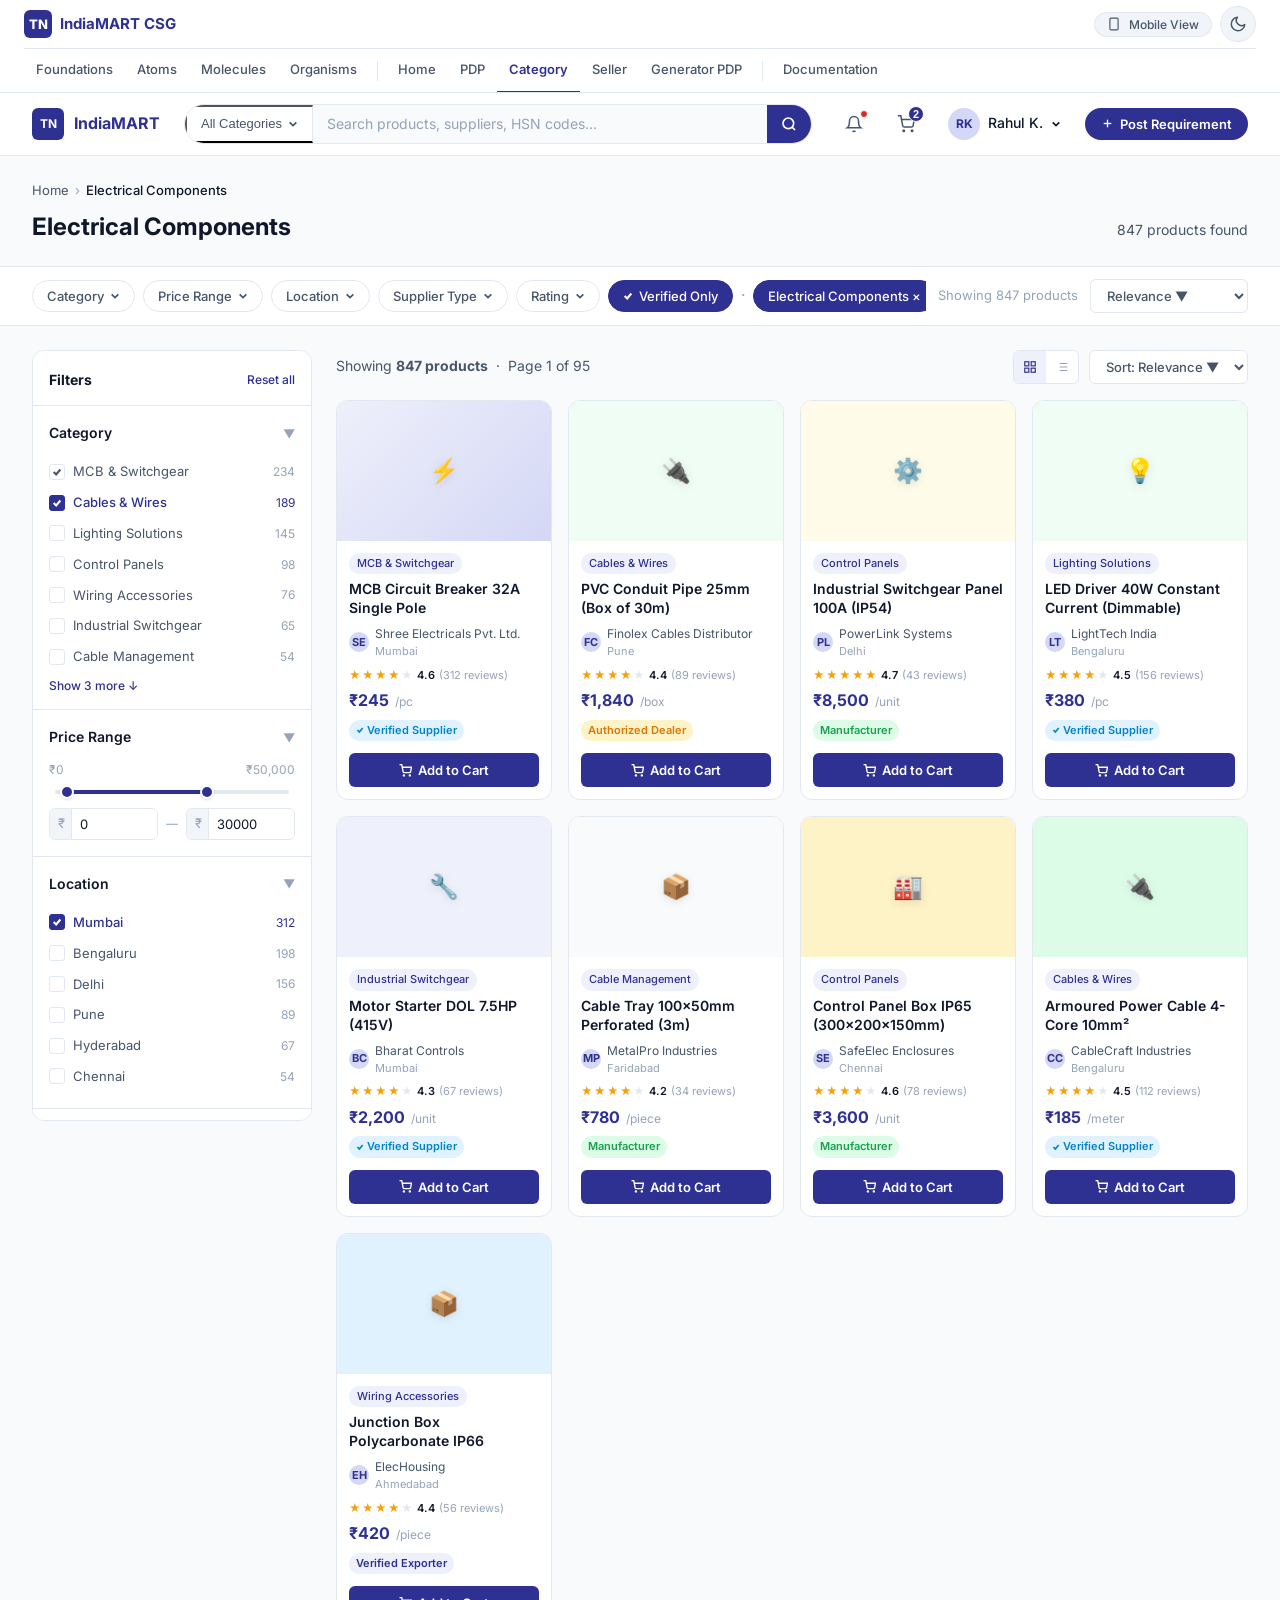
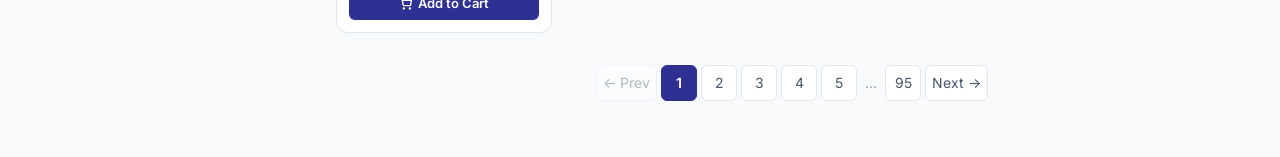
<file: pages/category.html>
<!DOCTYPE html>
<html lang="en">
<head>
  <meta charset="UTF-8" />
  <meta name="viewport" content="width=device-width, initial-scale=1.0" />
  <title>Electrical Components — Category | IndiaMART Corporate Style Guide</title>
  <link rel="stylesheet" href="../shared/tokens.css" />
  <link rel="stylesheet" href="../shared/nav.css" />
  <style>
    /* ============================================================
       CATEGORY PAGE — PAGE-SPECIFIC STYLES
       ============================================================ */

    /* ── Site Header (marketplace) ── */
    .site-header {
      width: 100%;
      height: 64px;
      background: var(--bg-card);
      border-bottom: 1px solid var(--border);
      display: flex;
      align-items: center;
      padding: 0 32px;
      gap: 24px;
      position: relative;
      z-index: 140;
    }

    .site-header-logo {
      display: flex;
      align-items: center;
      gap: 10px;
      flex-shrink: 0;
      text-decoration: none;
    }

    .site-header-logo-icon {
      width: 32px;
      height: 32px;
      background: var(--color-primary);
      border-radius: 6px;
      display: flex;
      align-items: center;
      justify-content: center;
      color: #fff;
      font-size: var(--text-spec);
      font-weight: 700;
      font-family: var(--font-heading);
      flex-shrink: 0;
    }

    .site-header-logo-name {
      font-family: var(--font-heading);
      font-size: var(--text-body-large);
      font-weight: 700;
      color: var(--color-primary);
    }

    /* Search bar */
    .site-search {
      flex: 1;
      display: flex;
      align-items: center;
      border: 1.5px solid var(--border);
      border-radius: var(--radius-full);
      overflow: hidden;
      height: 40px;
      max-width: 640px;
      background: var(--bg-page);
      transition: border-color var(--transition-fast);
    }

    .site-search:focus-within {
      border-color: var(--color-primary-300);
    }

    .site-search-category {
      display: flex;
      align-items: center;
      gap: 6px;
      padding: 0 14px;
      height: 100%;
      font-size: var(--text-body-small);
      font-weight: 500;
      color: var(--text-secondary);
      border-right: 1px solid var(--border);
      cursor: pointer;
      white-space: nowrap;
      background: var(--bg-card);
      flex-shrink: 0;
    }

    .site-search-category:hover {
      color: var(--text-primary);
    }

    .site-search-input {
      flex: 1;
      border: none;
      outline: none;
      background: transparent;
      font-family: var(--font-body);
      font-size: var(--text-cta);
      color: var(--text-primary);
      padding: 0 14px;
      height: 100%;
    }

    .site-search-input::placeholder {
      color: var(--text-muted);
    }

    .site-search-btn {
      width: 44px;
      height: 100%;
      background: var(--color-primary);
      border: none;
      display: flex;
      align-items: center;
      justify-content: center;
      cursor: pointer;
      color: #fff;
      flex-shrink: 0;
      transition: background var(--transition-fast);
    }

    .site-search-btn:hover {
      background: var(--color-primary-700);
    }

    /* Header right actions */
    .site-header-actions {
      display: flex;
      align-items: center;
      gap: 16px;
      flex-shrink: 0;
    }

    .header-icon-btn {
      position: relative;
      display: flex;
      align-items: center;
      justify-content: center;
      width: 36px;
      height: 36px;
      border-radius: var(--radius-full);
      background: none;
      border: none;
      cursor: pointer;
      color: var(--text-secondary);
      transition: background var(--transition-fast), color var(--transition-fast);
    }

    .header-icon-btn:hover {
      background: var(--bg-subtle);
      color: var(--text-primary);
    }

    .header-notif-dot {
      position: absolute;
      top: 4px;
      right: 4px;
      width: 8px;
      height: 8px;
      background: var(--color-error);
      border-radius: var(--radius-full);
      border: 1.5px solid var(--bg-card);
    }

    .header-cart-badge {
      position: absolute;
      top: 0;
      right: 0;
      min-width: 16px;
      height: 16px;
      padding: 0 4px;
      background: var(--color-primary);
      border-radius: var(--radius-full);
      font-size: var(--text-caption);
      font-weight: 700;
      color: #fff;
      display: flex;
      align-items: center;
      justify-content: center;
      border: 1.5px solid var(--bg-card);
    }

    .header-user {
      display: flex;
      align-items: center;
      gap: 8px;
      cursor: pointer;
      padding: 4px 8px;
      border-radius: var(--radius-md);
      transition: background var(--transition-fast);
    }

    .header-user:hover {
      background: var(--bg-subtle);
    }

    .header-avatar {
      width: 32px;
      height: 32px;
      border-radius: var(--radius-full);
      background: var(--color-primary-100);
      color: var(--color-primary);
      font-size: var(--text-spec);
      font-weight: 700;
      display: flex;
      align-items: center;
      justify-content: center;
      flex-shrink: 0;
      font-family: var(--font-heading);
    }

    .header-username {
      font-size: var(--text-cta);
      font-weight: 500;
      color: var(--text-primary);
      white-space: nowrap;
    }

    .header-post-btn {
      display: inline-flex;
      align-items: center;
      gap: 6px;
      padding: 8px 16px;
      background: var(--color-primary);
      color: #fff;
      border: none;
      border-radius: var(--radius-full);
      font-family: var(--font-body);
      font-size: var(--text-body-small);
      font-weight: 600;
      cursor: pointer;
      white-space: nowrap;
      transition: background var(--transition-fast);
    }

    .header-post-btn:hover {
      background: var(--color-primary-700);
    }

    /* ── Mobile Header (hidden on desktop) ── */
    .mobile-header {
      display: none;
    }

    /* ── Page Header ── */
    .page-header {
      width: 100%;
      background: var(--bg-page);
      padding: 24px 32px;
      border-bottom: 1px solid var(--border);
    }

    .breadcrumb {
      display: flex;
      align-items: center;
      gap: 6px;
      font-size: var(--text-body-small);
      color: var(--text-secondary);
      margin-bottom: 12px;
    }

    .breadcrumb a {
      color: var(--text-secondary);
      text-decoration: none;
    }

    .breadcrumb a:hover {
      color: var(--color-primary);
      text-decoration: underline;
    }

    .breadcrumb-sep {
      color: var(--text-muted);
    }

    .breadcrumb-current {
      color: var(--text-primary);
      font-weight: 500;
    }

    .page-header-row {
      display: flex;
      align-items: baseline;
      justify-content: space-between;
      gap: 16px;
      flex-wrap: wrap;
    }

    .page-header-title {
      font-family: var(--font-heading);
      font-size: var(--text-product-name);
      font-weight: 700;
      color: var(--text-primary);
      line-height: 1.2;
    }

    .page-header-count {
      font-size: var(--text-cta);
      color: var(--text-secondary);
      white-space: nowrap;
    }

    /* ── Horizontal Filter Bar (sticky) ── */
    .filter-bar {
      position: sticky;
      top: 56px;
      z-index: 150;
      background: var(--bg-card);
      border-bottom: 1px solid var(--border);
      padding: 12px 32px;
      display: flex;
      align-items: center;
      gap: 12px;
    }

    .filter-bar-pills {
      display: flex;
      align-items: center;
      gap: 8px;
      flex: 1;
      overflow-x: auto;
      scrollbar-width: none;
    }

    .filter-bar-pills::-webkit-scrollbar {
      display: none;
    }

    .filter-pill {
      display: inline-flex;
      align-items: center;
      gap: 6px;
      padding: 7px 14px;
      background: var(--bg-card);
      border: 1.5px solid var(--border);
      border-radius: var(--radius-full);
      font-size: var(--text-body-small);
      font-weight: 500;
      color: var(--text-secondary);
      cursor: pointer;
      white-space: nowrap;
      transition: border-color var(--transition-fast), color var(--transition-fast), background var(--transition-fast);
      font-family: var(--font-body);
    }

    .filter-pill:hover {
      border-color: var(--color-primary-300);
      color: var(--color-primary);
    }

    .filter-pill.active {
      background: var(--color-primary);
      color: #fff;
      border-color: var(--color-primary);
    }

    .filter-pill.active:hover {
      background: var(--color-primary-700);
      border-color: var(--color-primary-700);
    }

    .filter-bar-sep {
      font-size: var(--text-body-large);
      color: var(--text-muted);
      flex-shrink: 0;
    }

    .filter-clear-all {
      font-size: var(--text-spec);
      color: var(--color-primary);
      cursor: pointer;
      white-space: nowrap;
      flex-shrink: 0;
      background: none;
      border: none;
      font-family: var(--font-body);
      font-weight: 500;
      padding: 0;
      text-decoration: none;
    }

    .filter-clear-all:hover {
      text-decoration: underline;
    }

    .filter-bar-right {
      display: flex;
      align-items: center;
      gap: 12px;
      flex-shrink: 0;
    }

    .filter-bar-count {
      font-size: var(--text-body-small);
      color: var(--text-muted);
      white-space: nowrap;
    }

    .sort-dropdown {
      display: inline-flex;
      align-items: center;
      gap: 6px;
      padding: 7px 12px;
      background: var(--bg-card);
      border: 1.5px solid var(--border);
      border-radius: var(--radius-md);
      font-size: var(--text-body-small);
      font-weight: 500;
      color: var(--text-secondary);
      cursor: pointer;
      white-space: nowrap;
      font-family: var(--font-body);
      transition: border-color var(--transition-fast), color var(--transition-fast);
    }

    .sort-dropdown:hover {
      border-color: var(--color-primary-300);
      color: var(--color-primary);
    }

    /* Mobile filter bar */
    .filter-bar-mobile {
      display: none;
    }

    /* ── Main Content Layout ── */
    .main-layout {
      display: flex;
      gap: 24px;
      padding: 24px 32px;
      align-items: flex-start;
    }

    /* ── Sidebar ── */
    .filter-sidebar {
      width: 280px;
      flex-shrink: 0;
      background: var(--bg-card);
      border: 1px solid var(--border);
      border-radius: var(--radius-xl);
      padding: 4px 0;
      position: sticky;
      top: calc(56px + 49px + 12px);
      max-height: calc(100vh - 56px - 49px - 24px);
      overflow-y: auto;
      scrollbar-width: thin;
      scrollbar-color: var(--border) transparent;
    }

    .filter-sidebar::-webkit-scrollbar {
      width: 4px;
    }

    .filter-sidebar::-webkit-scrollbar-track {
      background: transparent;
    }

    .filter-sidebar::-webkit-scrollbar-thumb {
      background: var(--border);
      border-radius: var(--radius-full);
    }

    .filter-sidebar-header {
      display: flex;
      align-items: center;
      justify-content: space-between;
      padding: 14px 16px;
      border-bottom: 1px solid var(--border);
    }

    .filter-sidebar-title {
      font-family: var(--font-heading);
      font-size: var(--text-cta);
      font-weight: 700;
      color: var(--text-primary);
    }

    .filter-reset-btn {
      font-size: var(--text-spec);
      color: var(--color-primary);
      background: none;
      border: none;
      cursor: pointer;
      font-family: var(--font-body);
      font-weight: 500;
      padding: 0;
    }

    .filter-reset-btn:hover {
      text-decoration: underline;
    }

    .filter-section {
      padding: 16px;
      border-bottom: 1px solid var(--border);
    }

    .filter-section:last-child {
      border-bottom: none;
    }

    .filter-section-header {
      display: flex;
      justify-content: space-between;
      align-items: center;
      cursor: pointer;
      font-size: var(--text-cta);
      font-weight: 600;
      color: var(--text-primary);
      margin-bottom: 12px;
      user-select: none;
    }

    .filter-section-header:hover {
      color: var(--color-primary);
    }

    .filter-section-arrow {
      font-size: var(--text-spec);
      color: var(--text-muted);
      transition: transform var(--transition-fast);
    }

    .filter-section.collapsed .filter-section-arrow {
      transform: rotate(-90deg);
    }

    .filter-section.collapsed .filter-section-body {
      display: none;
    }

    .filter-checkbox-row {
      display: flex;
      align-items: center;
      gap: 8px;
      padding: 5px 0;
      font-size: var(--text-body-small);
      color: var(--text-secondary);
      cursor: pointer;
      transition: color var(--transition-fast);
    }

    .filter-checkbox-row:hover {
      color: var(--text-primary);
    }

    .filter-check {
      width: 16px;
      height: 16px;
      border: 1.5px solid var(--border);
      border-radius: 3px;
      background: var(--bg-card);
      flex-shrink: 0;
      display: flex;
      align-items: center;
      justify-content: center;
      transition: background var(--transition-fast), border-color var(--transition-fast);
    }

    .filter-check.checked {
      background: var(--color-primary);
      border-color: var(--color-primary);
      color: #fff;
      font-size: var(--text-caption);
    }

    .filter-count {
      margin-left: auto;
      font-size: var(--text-spec);
      color: var(--text-muted);
    }

    .filter-show-more {
      font-size: var(--text-spec);
      color: var(--color-primary);
      cursor: pointer;
      background: none;
      border: none;
      padding: 6px 0 0 0;
      font-family: var(--font-body);
      font-weight: 500;
      display: block;
    }

    .filter-show-more:hover {
      text-decoration: underline;
    }

    /* Price range slider */
    .price-range-labels {
      display: flex;
      justify-content: space-between;
      font-size: var(--text-spec);
      color: var(--text-muted);
      margin-bottom: 10px;
    }

    .price-range-track {
      position: relative;
      height: 4px;
      background: var(--border);
      border-radius: 2px;
      margin: 8px 6px 14px 6px;
    }

    .price-range-fill {
      position: absolute;
      top: 0;
      left: 5%;
      right: 35%;
      height: 100%;
      background: var(--color-primary);
      border-radius: 2px;
    }

    .price-range-handle {
      position: absolute;
      top: 50%;
      transform: translate(-50%, -50%);
      width: 14px;
      height: 14px;
      background: var(--color-primary);
      border: 2px solid #fff;
      border-radius: var(--radius-full);
      box-shadow: var(--shadow-sm);
      cursor: grab;
      transition: box-shadow var(--transition-fast);
    }

    .price-range-handle:hover {
      box-shadow: 0 0 0 3px var(--color-primary-200);
    }

    .price-range-handle-left {
      left: 5%;
    }

    .price-range-handle-right {
      left: 65%;
    }

    .price-inputs {
      display: flex;
      gap: 8px;
      align-items: center;
      margin-top: 4px;
    }

    .price-input-group {
      flex: 1;
      display: flex;
      align-items: center;
      border: 1.5px solid var(--border);
      border-radius: var(--radius-md);
      overflow: hidden;
      height: 32px;
      transition: border-color var(--transition-fast);
    }

    .price-input-group:focus-within {
      border-color: var(--color-primary-300);
    }

    .price-input-prefix {
      padding: 0 6px 0 8px;
      font-size: var(--text-body-small);
      color: var(--text-muted);
      background: var(--bg-subtle);
      height: 100%;
      display: flex;
      align-items: center;
      border-right: 1px solid var(--border);
      flex-shrink: 0;
    }

    .price-input {
      flex: 1;
      border: none;
      outline: none;
      background: var(--bg-card);
      font-family: var(--font-body);
      font-size: var(--text-body-small);
      color: var(--text-primary);
      padding: 0 8px;
      height: 100%;
      min-width: 0;
    }

    .price-input-sep {
      font-size: var(--text-spec);
      color: var(--text-muted);
      flex-shrink: 0;
    }

    /* Rating filter */
    .rating-row {
      display: flex;
      align-items: center;
      gap: 8px;
      padding: 6px 0;
      cursor: pointer;
      font-size: var(--text-body-small);
      color: var(--text-secondary);
      transition: color var(--transition-fast);
    }

    .rating-row:hover {
      color: var(--text-primary);
    }

    .stars {
      display: flex;
      gap: 1px;
    }

    .star {
      font-size: var(--text-body-small);
      line-height: 1;
    }

    .star.filled {
      color: #f59e0b;
    }

    .star.empty {
      color: var(--border);
    }

    .rating-label {
      font-size: var(--text-body-small);
      color: var(--text-secondary);
    }

    /* ── Products Main ── */
    .products-main {
      flex: 1;
      min-width: 0;
    }

    .products-toolbar {
      display: flex;
      align-items: center;
      justify-content: space-between;
      margin-bottom: 16px;
      flex-wrap: wrap;
      gap: 10px;
    }

    .products-toolbar-left {
      font-size: var(--text-cta);
      color: var(--text-secondary);
    }

    .products-toolbar-right {
      display: flex;
      align-items: center;
      gap: 10px;
    }

    .view-toggle {
      display: flex;
      align-items: center;
      border: 1px solid var(--border);
      border-radius: var(--radius-md);
      overflow: hidden;
    }

    .view-toggle-btn {
      width: 32px;
      height: 32px;
      display: flex;
      align-items: center;
      justify-content: center;
      background: var(--bg-card);
      border: none;
      cursor: pointer;
      color: var(--text-muted);
      transition: background var(--transition-fast), color var(--transition-fast);
    }

    .view-toggle-btn.active {
      background: var(--color-primary-50);
      color: var(--color-primary);
    }

    .view-toggle-btn:hover:not(.active) {
      background: var(--bg-subtle);
    }

    /* Product Grid */
    .products-grid {
      display: grid;
      grid-template-columns: repeat(4, 1fr);
      gap: 16px;
    }

    /* Product Card */
    .product-card {
      background: var(--bg-card);
      border: 1px solid var(--border);
      border-radius: var(--radius-xl);
      overflow: hidden;
      cursor: pointer;
      transition: box-shadow var(--transition-normal), transform var(--transition-normal), border-color var(--transition-normal);
      display: flex;
      flex-direction: column;
    }

    .product-card:hover {
      box-shadow: var(--shadow-md);
      transform: translateY(-2px);
      border-color: var(--color-primary-200);
    }

    .product-card-img {
      height: 140px;
      display: flex;
      align-items: center;
      justify-content: center;
      position: relative;
      overflow: hidden;
    }

    .product-card-emoji {
      font-size: var(--text-product-name);
      line-height: 1;
      filter: drop-shadow(0 2px 4px rgba(0,0,0,0.1));
    }

    .product-card-wishlist {
      position: absolute;
      top: 8px;
      right: 8px;
      width: 28px;
      height: 28px;
      background: var(--bg-card);
      border-radius: var(--radius-full);
      display: flex;
      align-items: center;
      justify-content: center;
      border: 1px solid var(--border);
      cursor: pointer;
      opacity: 0;
      transition: opacity var(--transition-fast);
      font-size: var(--text-cta);
      color: var(--text-muted);
      box-shadow: var(--shadow-sm);
    }

    .product-card:hover .product-card-wishlist {
      opacity: 1;
    }

    .product-card-wishlist:hover {
      color: var(--color-error);
      border-color: var(--color-error);
    }

    .product-card-body {
      padding: 12px;
      display: flex;
      flex-direction: column;
      flex: 1;
      gap: 6px;
    }

    .product-cat-badge {
      display: inline-flex;
      align-items: center;
      gap: 4px;
      padding: 2px 8px;
      border-radius: var(--radius-full);
      font-size: var(--text-caption);
      font-weight: 500;
      align-self: flex-start;
    }

    .product-cat-badge.elec {
      background: var(--color-primary-50);
      color: var(--color-primary);
    }

    .product-name {
      font-family: var(--font-heading);
      font-size: var(--text-cta);
      font-weight: 600;
      color: var(--text-primary);
      line-height: 1.35;
      display: -webkit-box;
      -webkit-line-clamp: 2;
      -webkit-box-orient: vertical;
      overflow: hidden;
    }

    .product-seller {
      display: flex;
      align-items: center;
      gap: 6px;
    }

    .product-seller-avatar {
      width: 20px;
      height: 20px;
      border-radius: var(--radius-full);
      background: var(--color-primary-100);
      color: var(--color-primary);
      font-size: var(--text-caption);
      font-weight: 700;
      display: flex;
      align-items: center;
      justify-content: center;
      flex-shrink: 0;
      font-family: var(--font-heading);
    }

    .product-seller-info {
      flex: 1;
      min-width: 0;
    }

    .product-seller-name {
      font-size: var(--text-spec);
      color: var(--text-secondary);
      white-space: nowrap;
      overflow: hidden;
      text-overflow: ellipsis;
    }

    .product-seller-city {
      font-size: var(--text-caption);
      color: var(--text-muted);
    }

    .product-rating {
      display: flex;
      align-items: center;
      gap: 4px;
    }

    .product-rating-stars {
      display: flex;
      gap: 1px;
    }

    .product-rating-star {
      font-size: var(--text-caption);
      color: #f59e0b;
    }

    .product-rating-num {
      font-size: var(--text-caption);
      font-weight: 600;
      color: var(--text-primary);
    }

    .product-rating-count {
      font-size: var(--text-caption);
      color: var(--text-muted);
    }

    .product-price-row {
      display: flex;
      align-items: baseline;
      gap: 6px;
      margin-top: 2px;
    }

    .product-price {
      font-family: var(--font-heading);
      font-size: var(--text-body-large);
      font-weight: 700;
      color: var(--color-primary);
      line-height: 1;
    }

    .product-price-unit {
      font-size: var(--text-spec);
      color: var(--text-muted);
      font-weight: 400;
    }


    .product-badges-row {
      display: flex;
      align-items: center;
      gap: 5px;
      flex-wrap: wrap;
      margin-top: 2px;
    }

    .product-badge {
      display: inline-flex;
      align-items: center;
      gap: 3px;
      padding: 2px 7px;
      border-radius: var(--radius-full);
      font-size: var(--text-caption);
      font-weight: 600;
    }

    .product-badge.verified {
      background: var(--color-info-bg);
      color: var(--color-info);
    }

    .product-badge.manufacturer {
      background: var(--color-success-bg);
      color: var(--color-success);
    }

    .product-badge.dealer {
      background: var(--color-warning-bg);
      color: var(--color-warning);
    }

    .product-badge.exporter {
      background: var(--color-primary-50);
      color: var(--color-primary);
    }

    .product-card-footer {
      padding: 0 12px 12px 12px;
      margin-top: auto;
    }

    .btn-add-cart {
      width: 100%;
      height: 34px;
      background: var(--color-primary);
      color: #fff;
      border: none;
      border-radius: var(--radius-md);
      font-family: var(--font-body);
      font-size: var(--text-body-small);
      font-weight: 600;
      cursor: pointer;
      transition: background var(--transition-fast);
      display: flex;
      align-items: center;
      justify-content: center;
      gap: 6px;
    }

    .btn-add-cart:hover {
      background: var(--color-primary-700);
    }

    /* ── Pagination ── */
    .pagination-section {
      padding: 32px 32px;
      text-align: center;
    }

    .pagination {
      display: flex;
      align-items: center;
      justify-content: center;
      gap: 4px;
    }

    .page-btn {
      min-width: 36px;
      height: 36px;
      display: flex;
      align-items: center;
      justify-content: center;
      border: 1px solid var(--border);
      border-radius: var(--radius-md);
      font-size: var(--text-cta);
      cursor: pointer;
      background: var(--bg-card);
      color: var(--text-secondary);
      text-decoration: none;
      font-family: var(--font-body);
      transition: background var(--transition-fast), border-color var(--transition-fast);
      padding: 0 6px;
    }

    .page-btn.active {
      background: var(--color-primary);
      color: #fff;
      border-color: var(--color-primary);
      font-weight: 600;
    }

    .page-btn:hover:not(.active) {
      background: var(--bg-subtle);
    }

    .page-btn.disabled {
      opacity: 0.4;
      cursor: not-allowed;
      pointer-events: none;
    }

    .page-ellipsis {
      color: var(--text-muted);
      font-size: var(--text-cta);
      padding: 0 4px;
      user-select: none;
    }

    /* ── MOBILE VIEW OVERRIDES ── */
    .surface-mobile .site-header {
      display: none !important;
    }

    .surface-mobile .mobile-header {
      display: flex !important;
    }

    .surface-mobile .page-header {
      padding: 16px !important;
    }

    .surface-mobile .page-header-title {
      font-size: var(--text-heading-featured) !important;
    }

    .surface-mobile .filter-sidebar {
      display: none !important;
    }

    .surface-mobile .filter-bar {
      display: none !important;
    }

    .surface-mobile .filter-bar-mobile {
      display: flex !important;
    }

    .surface-mobile .main-layout {
      flex-direction: column !important;
      padding: 0 !important;
      gap: 0 !important;
    }

    .surface-mobile .products-main {
      padding: 0 !important;
    }

    .surface-mobile .products-toolbar {
      padding: 10px 12px 0 12px;
    }

    .surface-mobile .products-grid {
      grid-template-columns: repeat(2, 1fr) !important;
      gap: 10px !important;
      padding: 10px 12px !important;
    }

    .surface-mobile .pagination-section {
      padding: 20px 16px !important;
    }

    .surface-mobile .ds-container {
      padding: 0 !important;
    }

    /* Responsive grid for medium screens */
    @media (max-width: 1200px) {
      .products-grid {
        grid-template-columns: repeat(3, 1fr);
      }
    }

    @media (max-width: 900px) {
      .products-grid {
        grid-template-columns: repeat(2, 1fr);
      }
    }
  </style>
</head>
<body>

  <!-- DS Design System Navigation Bar -->
  <nav class="ds-nav">
    <div class="ds-nav-inner">
      <a href="../index.html" class="ds-nav-logo">
        <div class="ds-nav-logo-icon">TN</div>
        IndiaMART CSG
      </a>
      <div class="ds-nav-links">
        <a href="../components/foundations.html" class="ds-nav-link">Foundations</a>
        <a href="../components/atoms.html" class="ds-nav-link">Atoms</a>
        <a href="../components/molecules.html" class="ds-nav-link">Molecules</a>
        <a href="../components/organisms.html" class="ds-nav-link">Organisms</a>
        <div class="ds-nav-divider"></div>
        <a href="homepage.html" class="ds-nav-link">Home</a>
        <a href="pdp.html" class="ds-nav-link">PDP</a>
        <a href="category.html" class="ds-nav-link active" data-page="category">Category</a>
        <a href="seller-profile.html" class="ds-nav-link">Seller</a>
        <a href="generator-pdp.html" class="ds-nav-link" data-page="generator-pdp">Generator PDP</a>
        <div class="ds-nav-divider"></div>
        <a href="../design-tokens.html" class="ds-nav-link" data-page="design-tokens">Documentation</a>
      </div>
      <div class="ds-nav-controls">
        <button class="ds-mobile-toggle" id="ds-mobile-toggle">
          <svg width="14" height="14" viewBox="0 0 24 24" fill="none" stroke="currentColor" stroke-width="2"><rect x="5" y="2" width="14" height="20" rx="2"/><line x1="12" y1="18" x2="12.01" y2="18"/></svg>
          Mobile View
        </button>
        <button class="ds-theme-toggle" id="ds-theme-toggle"></button>
      </div>
    </div>
  </nav>

  <!-- Main DS Page Wrapper -->
  <div class="ds-page" id="ds-page-container">

    <!-- Mobile Header (shown only in mobile view) -->
    <div class="mobile-header">
      <div style="background:var(--color-primary);height:56px;padding:0 16px;display:flex;align-items:center;gap:12px;color:#fff;width:100%;">
        <button style="background:none;border:none;color:#fff;font-size:var(--text-heading);cursor:pointer;line-height:1;">&#8592;</button>
        <span style="font-family:var(--font-heading);font-weight:700;font-size:var(--text-body-large);flex:1;">Electrical Components</span>
        <button style="background:none;border:none;color:#fff;font-size:var(--text-body-large);cursor:pointer;">&#128269;</button>
        <button style="background:none;border:none;color:#fff;font-size:var(--text-heading);cursor:pointer;letter-spacing:-1px;font-weight:700;">&#8942;</button>
      </div>
    </div>

    <!-- Site Header (marketplace bar) -->
    <header class="site-header">
      <a href="#" class="site-header-logo">
        <div class="site-header-logo-icon">TN</div>
        <span class="site-header-logo-name">IndiaMART</span>
      </a>

      <div class="site-search">
        <button class="site-search-category">
          All Categories
          <svg width="10" height="10" viewBox="0 0 12 12" fill="none" stroke="currentColor" stroke-width="2"><polyline points="2 4 6 8 10 4"/></svg>
        </button>
        <input class="site-search-input" type="text" placeholder="Search products, suppliers, HSN codes..." />
        <button class="site-search-btn" aria-label="Search">
          <svg width="16" height="16" viewBox="0 0 24 24" fill="none" stroke="currentColor" stroke-width="2.5"><circle cx="11" cy="11" r="8"/><line x1="21" y1="21" x2="16.65" y2="16.65"/></svg>
        </button>
      </div>

      <div class="site-header-actions">
        <!-- Notifications -->
        <button class="header-icon-btn" aria-label="Notifications">
          <svg width="18" height="18" viewBox="0 0 24 24" fill="none" stroke="currentColor" stroke-width="2"><path d="M18 8A6 6 0 0 0 6 8c0 7-3 9-3 9h18s-3-2-3-9"/><path d="M13.73 21a2 2 0 0 1-3.46 0"/></svg>
          <span class="header-notif-dot"></span>
        </button>

        <!-- Cart -->
        <button class="header-icon-btn" aria-label="Cart">
          <svg width="18" height="18" viewBox="0 0 24 24" fill="none" stroke="currentColor" stroke-width="2"><circle cx="9" cy="21" r="1"/><circle cx="20" cy="21" r="1"/><path d="M1 1h4l2.68 13.39a2 2 0 0 0 2 1.61h9.72a2 2 0 0 0 2-1.61L23 6H6"/></svg>
          <span class="header-cart-badge">2</span>
        </button>

        <!-- User -->
        <div class="header-user" role="button" tabindex="0" aria-label="User menu">
          <div class="header-avatar">RK</div>
          <span class="header-username">Rahul K.</span>
          <svg width="10" height="10" viewBox="0 0 12 12" fill="none" stroke="currentColor" stroke-width="2"><polyline points="2 4 6 8 10 4"/></svg>
        </div>

        <!-- Post Requirement -->
        <button class="header-post-btn">
          <svg width="13" height="13" viewBox="0 0 24 24" fill="none" stroke="currentColor" stroke-width="2.5"><line x1="12" y1="5" x2="12" y2="19"/><line x1="5" y1="12" x2="19" y2="12"/></svg>
          Post Requirement
        </button>
      </div>
    </header>

    <!-- Mobile Filter Bar (shown only in mobile view) -->
    <div class="filter-bar-mobile" style="overflow-x:auto; padding:10px 16px; gap:8px; border-bottom:1px solid var(--border); background:var(--bg-card); scrollbar-width:none; align-items:center;">
      <button style="display:inline-flex;align-items:center;gap:5px;padding:7px 13px;background:var(--bg-subtle);border:1.5px solid var(--border);border-radius:var(--radius-full);font-size:var(--text-body-small);font-weight:600;color:var(--text-secondary);cursor:pointer;white-space:nowrap;font-family:var(--font-body);">
        <svg width="13" height="13" viewBox="0 0 24 24" fill="none" stroke="currentColor" stroke-width="2.5"><line x1="4" y1="6" x2="20" y2="6"/><line x1="8" y1="12" x2="16" y2="12"/><line x1="11" y1="18" x2="13" y2="18"/></svg>
        Filters
      </button>
      <button style="display:inline-flex;align-items:center;gap:5px;padding:7px 13px;background:var(--bg-card);border:1.5px solid var(--border);border-radius:var(--radius-full);font-size:var(--text-body-small);font-weight:500;color:var(--text-secondary);cursor:pointer;white-space:nowrap;font-family:var(--font-body);">Price &#9660;</button>
      <button style="display:inline-flex;align-items:center;gap:5px;padding:7px 13px;background:var(--bg-card);border:1.5px solid var(--border);border-radius:var(--radius-full);font-size:var(--text-body-small);font-weight:500;color:var(--text-secondary);cursor:pointer;white-space:nowrap;font-family:var(--font-body);">Location &#9660;</button>
      <button style="display:inline-flex;align-items:center;gap:5px;padding:7px 13px;background:var(--bg-card);border:1.5px solid var(--border);border-radius:var(--radius-full);font-size:var(--text-body-small);font-weight:500;color:var(--text-secondary);cursor:pointer;white-space:nowrap;font-family:var(--font-body);">Rating &#9660;</button>
      <button style="display:inline-flex;align-items:center;gap:5px;padding:7px 13px;background:var(--color-primary);border:1.5px solid var(--color-primary);border-radius:var(--radius-full);font-size:var(--text-body-small);font-weight:600;color:#fff;cursor:pointer;white-space:nowrap;font-family:var(--font-body);">Mumbai &times;</button>
    </div>

    <!-- Page Header -->
    <div class="page-header">
      <nav class="breadcrumb" aria-label="Breadcrumb">
        <a href="#">Home</a>
        <span class="breadcrumb-sep">›</span>
        <span class="breadcrumb-current">Electrical Components</span>
      </nav>
      <div class="page-header-row">
        <h1 class="page-header-title">Electrical Components</h1>
        <span class="page-header-count">847 products found</span>
      </div>
    </div>

    <!-- Horizontal Filter Bar (sticky) -->
    <div class="filter-bar" role="toolbar" aria-label="Filter options">
      <div class="filter-bar-pills">
        <button class="filter-pill">
          Category
          <svg width="10" height="10" viewBox="0 0 12 12" fill="none" stroke="currentColor" stroke-width="2"><polyline points="2 4 6 8 10 4"/></svg>
        </button>
        <button class="filter-pill">
          Price Range
          <svg width="10" height="10" viewBox="0 0 12 12" fill="none" stroke="currentColor" stroke-width="2"><polyline points="2 4 6 8 10 4"/></svg>
        </button>
        <button class="filter-pill">
          Location
          <svg width="10" height="10" viewBox="0 0 12 12" fill="none" stroke="currentColor" stroke-width="2"><polyline points="2 4 6 8 10 4"/></svg>
        </button>
        <button class="filter-pill">
          Supplier Type
          <svg width="10" height="10" viewBox="0 0 12 12" fill="none" stroke="currentColor" stroke-width="2"><polyline points="2 4 6 8 10 4"/></svg>
        </button>
        <button class="filter-pill">
          Rating
          <svg width="10" height="10" viewBox="0 0 12 12" fill="none" stroke="currentColor" stroke-width="2"><polyline points="2 4 6 8 10 4"/></svg>
        </button>
        <button class="filter-pill active">
          <svg width="10" height="10" viewBox="0 0 12 12" fill="none" stroke="currentColor" stroke-width="2.5"><polyline points="2 6 5 9 10 3"/></svg>
          Verified Only
        </button>

        <span class="filter-bar-sep">·</span>

        <!-- Active filter pills -->
        <button class="filter-pill active">
          Electrical Components &times;
        </button>
        <button class="filter-pill active">
          Mumbai &times;
        </button>
        <button class="filter-pill active">
          Verified Only &times;
        </button>

        <button class="filter-clear-all">Clear all</button>
      </div>

      <div class="filter-bar-right">
        <span class="filter-bar-count">Showing 847 products</span>
        <select class="sort-dropdown" aria-label="Sort by">
          <option>Relevance ▼</option>
          <option>Price: Low to High</option>
          <option>Price: High to Low</option>
          <option>Newest First</option>
          <option>Top Rated</option>
          <option>Most Orders</option>
        </select>
      </div>
    </div>

    <!-- Main Content Area -->
    <div class="main-layout">

      <!-- Filter Sidebar -->
      <aside class="filter-sidebar" aria-label="Filters">
        <div class="filter-sidebar-header">
          <span class="filter-sidebar-title">Filters</span>
          <button class="filter-reset-btn">Reset all</button>
        </div>

        <!-- 1. Category -->
        <div class="filter-section" id="filter-category">
          <div class="filter-section-header" onclick="toggleFilter('filter-category')">
            <span>Category</span>
            <span class="filter-section-arrow">&#9660;</span>
          </div>
          <div class="filter-section-body">
            <label class="filter-checkbox-row">
              <span class="filter-check">
                <svg width="10" height="10" viewBox="0 0 12 12" fill="none" stroke="currentColor" stroke-width="2.5"><polyline points="2 6 5 9 10 3"/></svg>
              </span>
              <span>MCB &amp; Switchgear</span>
              <span class="filter-count">234</span>
            </label>
            <label class="filter-checkbox-row">
              <span class="filter-check checked">
                <svg width="10" height="10" viewBox="0 0 12 12" fill="none" stroke="currentColor" stroke-width="2.5"><polyline points="2 6 5 9 10 3"/></svg>
              </span>
              <span style="color:var(--color-primary);font-weight:500;">Cables &amp; Wires</span>
              <span class="filter-count" style="color:var(--color-primary);">189</span>
            </label>
            <label class="filter-checkbox-row">
              <span class="filter-check"></span>
              <span>Lighting Solutions</span>
              <span class="filter-count">145</span>
            </label>
            <label class="filter-checkbox-row">
              <span class="filter-check"></span>
              <span>Control Panels</span>
              <span class="filter-count">98</span>
            </label>
            <label class="filter-checkbox-row">
              <span class="filter-check"></span>
              <span>Wiring Accessories</span>
              <span class="filter-count">76</span>
            </label>
            <label class="filter-checkbox-row">
              <span class="filter-check"></span>
              <span>Industrial Switchgear</span>
              <span class="filter-count">65</span>
            </label>
            <label class="filter-checkbox-row">
              <span class="filter-check"></span>
              <span>Cable Management</span>
              <span class="filter-count">54</span>
            </label>
            <button class="filter-show-more">Show 3 more &#8595;</button>
          </div>
        </div>

        <!-- 2. Price Range -->
        <div class="filter-section" id="filter-price">
          <div class="filter-section-header" onclick="toggleFilter('filter-price')">
            <span>Price Range</span>
            <span class="filter-section-arrow">&#9660;</span>
          </div>
          <div class="filter-section-body">
            <div class="price-range-labels">
              <span>&#8377;0</span>
              <span>&#8377;50,000</span>
            </div>
            <div class="price-range-track">
              <div class="price-range-fill"></div>
              <div class="price-range-handle price-range-handle-left"></div>
              <div class="price-range-handle price-range-handle-right"></div>
            </div>
            <div class="price-inputs">
              <div class="price-input-group">
                <span class="price-input-prefix">&#8377;</span>
                <input class="price-input" type="number" value="0" min="0" max="50000" aria-label="Minimum price" />
              </div>
              <span class="price-input-sep">—</span>
              <div class="price-input-group">
                <span class="price-input-prefix">&#8377;</span>
                <input class="price-input" type="number" value="30000" min="0" max="50000" aria-label="Maximum price" />
              </div>
            </div>
          </div>
        </div>

        <!-- 3. Location -->
        <div class="filter-section" id="filter-location">
          <div class="filter-section-header" onclick="toggleFilter('filter-location')">
            <span>Location</span>
            <span class="filter-section-arrow">&#9660;</span>
          </div>
          <div class="filter-section-body">
            <label class="filter-checkbox-row">
              <span class="filter-check checked">
                <svg width="10" height="10" viewBox="0 0 12 12" fill="none" stroke="currentColor" stroke-width="2.5"><polyline points="2 6 5 9 10 3"/></svg>
              </span>
              <span style="color:var(--color-primary);font-weight:500;">Mumbai</span>
              <span class="filter-count" style="color:var(--color-primary);">312</span>
            </label>
            <label class="filter-checkbox-row">
              <span class="filter-check"></span>
              <span>Bengaluru</span>
              <span class="filter-count">198</span>
            </label>
            <label class="filter-checkbox-row">
              <span class="filter-check"></span>
              <span>Delhi</span>
              <span class="filter-count">156</span>
            </label>
            <label class="filter-checkbox-row">
              <span class="filter-check"></span>
              <span>Pune</span>
              <span class="filter-count">89</span>
            </label>
            <label class="filter-checkbox-row">
              <span class="filter-check"></span>
              <span>Hyderabad</span>
              <span class="filter-count">67</span>
            </label>
            <label class="filter-checkbox-row">
              <span class="filter-check"></span>
              <span>Chennai</span>
              <span class="filter-count">54</span>
            </label>
          </div>
        </div>

        <!-- 4. Supplier Type -->
        <div class="filter-section" id="filter-supplier">
          <div class="filter-section-header" onclick="toggleFilter('filter-supplier')">
            <span>Supplier Type</span>
            <span class="filter-section-arrow">&#9660;</span>
          </div>
          <div class="filter-section-body">
            <label class="filter-checkbox-row">
              <span class="filter-check"></span>
              <span>Manufacturer</span>
              <span class="filter-count">289</span>
            </label>
            <label class="filter-checkbox-row">
              <span class="filter-check"></span>
              <span>Distributor &amp; Trader</span>
              <span class="filter-count">431</span>
            </label>
            <label class="filter-checkbox-row">
              <span class="filter-check"></span>
              <span>Authorized Dealer</span>
              <span class="filter-count">127</span>
            </label>
          </div>
        </div>

        <!-- 5. Rating -->
        <div class="filter-section" id="filter-rating">
          <div class="filter-section-header" onclick="toggleFilter('filter-rating')">
            <span>Rating</span>
            <span class="filter-section-arrow">&#9660;</span>
          </div>
          <div class="filter-section-body">
            <div class="rating-row">
              <div class="stars">
                <span class="star filled">&#9733;</span>
                <span class="star filled">&#9733;</span>
                <span class="star filled">&#9733;</span>
                <span class="star filled">&#9733;</span>
                <span class="star filled">&#9733;</span>
              </div>
              <span class="rating-label">4&#9733; &amp; above</span>
              <span class="filter-count">412</span>
            </div>
            <div class="rating-row">
              <div class="stars">
                <span class="star filled">&#9733;</span>
                <span class="star filled">&#9733;</span>
                <span class="star filled">&#9733;</span>
                <span class="star filled">&#9733;</span>
                <span class="star empty">&#9733;</span>
              </div>
              <span class="rating-label">3&#9733; &amp; above</span>
              <span class="filter-count">623</span>
            </div>
            <div class="rating-row">
              <div class="stars">
                <span class="star filled">&#9733;</span>
                <span class="star filled">&#9733;</span>
                <span class="star filled">&#9733;</span>
                <span class="star empty">&#9733;</span>
                <span class="star empty">&#9733;</span>
              </div>
              <span class="rating-label">2&#9733; &amp; above</span>
              <span class="filter-count">711</span>
            </div>
          </div>
        </div>

      </aside>

      <!-- Products Main -->
      <main class="products-main">

        <!-- Toolbar -->
        <div class="products-toolbar">
          <span class="products-toolbar-left">
            Showing <strong>847 products</strong> &nbsp;&#183;&nbsp; Page 1 of 95
          </span>
          <div class="products-toolbar-right">
            <div class="view-toggle">
              <button class="view-toggle-btn active" aria-label="Grid view" title="Grid view">
                <svg width="14" height="14" viewBox="0 0 24 24" fill="none" stroke="currentColor" stroke-width="2"><rect x="3" y="3" width="7" height="7"/><rect x="14" y="3" width="7" height="7"/><rect x="3" y="14" width="7" height="7"/><rect x="14" y="14" width="7" height="7"/></svg>
              </button>
              <button class="view-toggle-btn" aria-label="List view" title="List view">
                <svg width="14" height="14" viewBox="0 0 24 24" fill="none" stroke="currentColor" stroke-width="2"><line x1="8" y1="6" x2="21" y2="6"/><line x1="8" y1="12" x2="21" y2="12"/><line x1="8" y1="18" x2="21" y2="18"/><line x1="3" y1="6" x2="3.01" y2="6"/><line x1="3" y1="12" x2="3.01" y2="12"/><line x1="3" y1="18" x2="3.01" y2="18"/></svg>
              </button>
            </div>
            <select class="sort-dropdown" aria-label="Sort products">
              <option>Sort: Relevance &#9660;</option>
              <option>Price: Low to High</option>
              <option>Price: High to Low</option>
              <option>Newest First</option>
              <option>Top Rated</option>
            </select>
          </div>
        </div>

        <!-- Product Grid -->
        <div class="products-grid">

          <!-- Card 1: MCB Circuit Breaker -->
          <div class="product-card">
            <div class="product-card-img" style="background: linear-gradient(135deg, #eef0fb, #d4d7f5);">
              <span class="product-card-emoji">&#9889;</span>
              <button class="product-card-wishlist" aria-label="Add to wishlist">&#9825;</button>
            </div>
            <div class="product-card-body">
              <span class="product-cat-badge elec">MCB &amp; Switchgear</span>
              <p class="product-name">MCB Circuit Breaker 32A Single Pole</p>
              <div class="product-seller">
                <div class="product-seller-avatar">SE</div>
                <div class="product-seller-info">
                  <div class="product-seller-name">Shree Electricals Pvt. Ltd.</div>
                  <div class="product-seller-city">Mumbai</div>
                </div>
              </div>
              <div class="product-rating">
                <div class="product-rating-stars">
                  <span class="product-rating-star">&#9733;</span>
                  <span class="product-rating-star">&#9733;</span>
                  <span class="product-rating-star">&#9733;</span>
                  <span class="product-rating-star">&#9733;</span>
                  <span class="product-rating-star" style="color:var(--border);">&#9733;</span>
                </div>
                <span class="product-rating-num">4.6</span>
                <span class="product-rating-count">(312 reviews)</span>
              </div>
              <div class="product-price-row">
                <span class="product-price">&#8377;245</span>
                <span class="product-price-unit">/pc</span>
              </div>
              <div class="product-badges-row">
                <span class="product-badge verified">
                  <svg width="8" height="8" viewBox="0 0 12 12" fill="none" stroke="currentColor" stroke-width="2.5"><polyline points="2 6 5 9 10 3"/></svg>
                  Verified Supplier
                </span>
              </div>
            </div>
            <div class="product-card-footer">
              <button class="btn-add-cart">
                <svg width="13" height="13" viewBox="0 0 24 24" fill="none" stroke="currentColor" stroke-width="2.5"><circle cx="9" cy="21" r="1"/><circle cx="20" cy="21" r="1"/><path d="M1 1h4l2.68 13.39a2 2 0 0 0 2 1.61h9.72a2 2 0 0 0 2-1.61L23 6H6"/></svg>
                Add to Cart
              </button>
            </div>
          </div>

          <!-- Card 2: PVC Conduit Pipe -->
          <div class="product-card">
            <div class="product-card-img" style="background: #f0fdf4;">
              <span class="product-card-emoji">&#128268;</span>
              <button class="product-card-wishlist" aria-label="Add to wishlist">&#9825;</button>
            </div>
            <div class="product-card-body">
              <span class="product-cat-badge elec">Cables &amp; Wires</span>
              <p class="product-name">PVC Conduit Pipe 25mm (Box of 30m)</p>
              <div class="product-seller">
                <div class="product-seller-avatar">FC</div>
                <div class="product-seller-info">
                  <div class="product-seller-name">Finolex Cables Distributor</div>
                  <div class="product-seller-city">Pune</div>
                </div>
              </div>
              <div class="product-rating">
                <div class="product-rating-stars">
                  <span class="product-rating-star">&#9733;</span>
                  <span class="product-rating-star">&#9733;</span>
                  <span class="product-rating-star">&#9733;</span>
                  <span class="product-rating-star">&#9733;</span>
                  <span class="product-rating-star" style="color:var(--border);">&#9733;</span>
                </div>
                <span class="product-rating-num">4.4</span>
                <span class="product-rating-count">(89 reviews)</span>
              </div>
              <div class="product-price-row">
                <span class="product-price">&#8377;1,840</span>
                <span class="product-price-unit">/box</span>
              </div>
              <div class="product-badges-row">
                <span class="product-badge dealer">Authorized Dealer</span>
              </div>
            </div>
            <div class="product-card-footer">
              <button class="btn-add-cart">
                <svg width="13" height="13" viewBox="0 0 24 24" fill="none" stroke="currentColor" stroke-width="2.5"><circle cx="9" cy="21" r="1"/><circle cx="20" cy="21" r="1"/><path d="M1 1h4l2.68 13.39a2 2 0 0 0 2 1.61h9.72a2 2 0 0 0 2-1.61L23 6H6"/></svg>
                Add to Cart
              </button>
            </div>
          </div>

          <!-- Card 3: Industrial Switchgear Panel -->
          <div class="product-card">
            <div class="product-card-img" style="background: #fefce8;">
              <span class="product-card-emoji">&#9881;&#65039;</span>
              <button class="product-card-wishlist" aria-label="Add to wishlist">&#9825;</button>
            </div>
            <div class="product-card-body">
              <span class="product-cat-badge elec">Control Panels</span>
              <p class="product-name">Industrial Switchgear Panel 100A (IP54)</p>
              <div class="product-seller">
                <div class="product-seller-avatar">PL</div>
                <div class="product-seller-info">
                  <div class="product-seller-name">PowerLink Systems</div>
                  <div class="product-seller-city">Delhi</div>
                </div>
              </div>
              <div class="product-rating">
                <div class="product-rating-stars">
                  <span class="product-rating-star">&#9733;</span>
                  <span class="product-rating-star">&#9733;</span>
                  <span class="product-rating-star">&#9733;</span>
                  <span class="product-rating-star">&#9733;</span>
                  <span class="product-rating-star">&#9733;</span>
                </div>
                <span class="product-rating-num">4.7</span>
                <span class="product-rating-count">(43 reviews)</span>
              </div>
              <div class="product-price-row">
                <span class="product-price">&#8377;8,500</span>
                <span class="product-price-unit">/unit</span>
              </div>
              <div class="product-badges-row">
                <span class="product-badge manufacturer">Manufacturer</span>
              </div>
            </div>
            <div class="product-card-footer">
              <button class="btn-add-cart">
                <svg width="13" height="13" viewBox="0 0 24 24" fill="none" stroke="currentColor" stroke-width="2.5"><circle cx="9" cy="21" r="1"/><circle cx="20" cy="21" r="1"/><path d="M1 1h4l2.68 13.39a2 2 0 0 0 2 1.61h9.72a2 2 0 0 0 2-1.61L23 6H6"/></svg>
                Add to Cart
              </button>
            </div>
          </div>

          <!-- Card 4: LED Driver -->
          <div class="product-card">
            <div class="product-card-img" style="background: #f0fdf4;">
              <span class="product-card-emoji">&#128161;</span>
              <button class="product-card-wishlist" aria-label="Add to wishlist">&#9825;</button>
            </div>
            <div class="product-card-body">
              <span class="product-cat-badge elec">Lighting Solutions</span>
              <p class="product-name">LED Driver 40W Constant Current (Dimmable)</p>
              <div class="product-seller">
                <div class="product-seller-avatar">LT</div>
                <div class="product-seller-info">
                  <div class="product-seller-name">LightTech India</div>
                  <div class="product-seller-city">Bengaluru</div>
                </div>
              </div>
              <div class="product-rating">
                <div class="product-rating-stars">
                  <span class="product-rating-star">&#9733;</span>
                  <span class="product-rating-star">&#9733;</span>
                  <span class="product-rating-star">&#9733;</span>
                  <span class="product-rating-star">&#9733;</span>
                  <span class="product-rating-star" style="color:var(--border);">&#9733;</span>
                </div>
                <span class="product-rating-num">4.5</span>
                <span class="product-rating-count">(156 reviews)</span>
              </div>
              <div class="product-price-row">
                <span class="product-price">&#8377;380</span>
                <span class="product-price-unit">/pc</span>
              </div>
              <div class="product-badges-row">
                <span class="product-badge verified">
                  <svg width="8" height="8" viewBox="0 0 12 12" fill="none" stroke="currentColor" stroke-width="2.5"><polyline points="2 6 5 9 10 3"/></svg>
                  Verified Supplier
                </span>
              </div>
            </div>
            <div class="product-card-footer">
              <button class="btn-add-cart">
                <svg width="13" height="13" viewBox="0 0 24 24" fill="none" stroke="currentColor" stroke-width="2.5"><circle cx="9" cy="21" r="1"/><circle cx="20" cy="21" r="1"/><path d="M1 1h4l2.68 13.39a2 2 0 0 0 2 1.61h9.72a2 2 0 0 0 2-1.61L23 6H6"/></svg>
                Add to Cart
              </button>
            </div>
          </div>

          <!-- Card 5: Motor Starter DOL -->
          <div class="product-card">
            <div class="product-card-img" style="background: #eef0fb;">
              <span class="product-card-emoji">&#128295;</span>
              <button class="product-card-wishlist" aria-label="Add to wishlist">&#9825;</button>
            </div>
            <div class="product-card-body">
              <span class="product-cat-badge elec">Industrial Switchgear</span>
              <p class="product-name">Motor Starter DOL 7.5HP (415V)</p>
              <div class="product-seller">
                <div class="product-seller-avatar">BC</div>
                <div class="product-seller-info">
                  <div class="product-seller-name">Bharat Controls</div>
                  <div class="product-seller-city">Mumbai</div>
                </div>
              </div>
              <div class="product-rating">
                <div class="product-rating-stars">
                  <span class="product-rating-star">&#9733;</span>
                  <span class="product-rating-star">&#9733;</span>
                  <span class="product-rating-star">&#9733;</span>
                  <span class="product-rating-star">&#9733;</span>
                  <span class="product-rating-star" style="color:var(--border);">&#9733;</span>
                </div>
                <span class="product-rating-num">4.3</span>
                <span class="product-rating-count">(67 reviews)</span>
              </div>
              <div class="product-price-row">
                <span class="product-price">&#8377;2,200</span>
                <span class="product-price-unit">/unit</span>
              </div>
              <div class="product-badges-row">
                <span class="product-badge verified">
                  <svg width="8" height="8" viewBox="0 0 12 12" fill="none" stroke="currentColor" stroke-width="2.5"><polyline points="2 6 5 9 10 3"/></svg>
                  Verified Supplier
                </span>
              </div>
            </div>
            <div class="product-card-footer">
              <button class="btn-add-cart">
                <svg width="13" height="13" viewBox="0 0 24 24" fill="none" stroke="currentColor" stroke-width="2.5"><circle cx="9" cy="21" r="1"/><circle cx="20" cy="21" r="1"/><path d="M1 1h4l2.68 13.39a2 2 0 0 0 2 1.61h9.72a2 2 0 0 0 2-1.61L23 6H6"/></svg>
                Add to Cart
              </button>
            </div>
          </div>

          <!-- Card 6: Cable Tray -->
          <div class="product-card">
            <div class="product-card-img" style="background: #f8fafc;">
              <span class="product-card-emoji">&#128230;</span>
              <button class="product-card-wishlist" aria-label="Add to wishlist">&#9825;</button>
            </div>
            <div class="product-card-body">
              <span class="product-cat-badge elec">Cable Management</span>
              <p class="product-name">Cable Tray 100×50mm Perforated (3m)</p>
              <div class="product-seller">
                <div class="product-seller-avatar">MP</div>
                <div class="product-seller-info">
                  <div class="product-seller-name">MetalPro Industries</div>
                  <div class="product-seller-city">Faridabad</div>
                </div>
              </div>
              <div class="product-rating">
                <div class="product-rating-stars">
                  <span class="product-rating-star">&#9733;</span>
                  <span class="product-rating-star">&#9733;</span>
                  <span class="product-rating-star">&#9733;</span>
                  <span class="product-rating-star">&#9733;</span>
                  <span class="product-rating-star" style="color:var(--border);">&#9733;</span>
                </div>
                <span class="product-rating-num">4.2</span>
                <span class="product-rating-count">(34 reviews)</span>
              </div>
              <div class="product-price-row">
                <span class="product-price">&#8377;780</span>
                <span class="product-price-unit">/piece</span>
              </div>
              <div class="product-badges-row">
                <span class="product-badge manufacturer">Manufacturer</span>
              </div>
            </div>
            <div class="product-card-footer">
              <button class="btn-add-cart">
                <svg width="13" height="13" viewBox="0 0 24 24" fill="none" stroke="currentColor" stroke-width="2.5"><circle cx="9" cy="21" r="1"/><circle cx="20" cy="21" r="1"/><path d="M1 1h4l2.68 13.39a2 2 0 0 0 2 1.61h9.72a2 2 0 0 0 2-1.61L23 6H6"/></svg>
                Add to Cart
              </button>
            </div>
          </div>

          <!-- Card 7: Control Panel Box -->
          <div class="product-card">
            <div class="product-card-img" style="background: #fef3c7;">
              <span class="product-card-emoji">&#127981;</span>
              <button class="product-card-wishlist" aria-label="Add to wishlist">&#9825;</button>
            </div>
            <div class="product-card-body">
              <span class="product-cat-badge elec">Control Panels</span>
              <p class="product-name">Control Panel Box IP65 (300×200×150mm)</p>
              <div class="product-seller">
                <div class="product-seller-avatar">SE</div>
                <div class="product-seller-info">
                  <div class="product-seller-name">SafeElec Enclosures</div>
                  <div class="product-seller-city">Chennai</div>
                </div>
              </div>
              <div class="product-rating">
                <div class="product-rating-stars">
                  <span class="product-rating-star">&#9733;</span>
                  <span class="product-rating-star">&#9733;</span>
                  <span class="product-rating-star">&#9733;</span>
                  <span class="product-rating-star">&#9733;</span>
                  <span class="product-rating-star" style="color:var(--border);">&#9733;</span>
                </div>
                <span class="product-rating-num">4.6</span>
                <span class="product-rating-count">(78 reviews)</span>
              </div>
              <div class="product-price-row">
                <span class="product-price">&#8377;3,600</span>
                <span class="product-price-unit">/unit</span>
              </div>
              <div class="product-badges-row">
                <span class="product-badge manufacturer">Manufacturer</span>
              </div>
            </div>
            <div class="product-card-footer">
              <button class="btn-add-cart">
                <svg width="13" height="13" viewBox="0 0 24 24" fill="none" stroke="currentColor" stroke-width="2.5"><circle cx="9" cy="21" r="1"/><circle cx="20" cy="21" r="1"/><path d="M1 1h4l2.68 13.39a2 2 0 0 0 2 1.61h9.72a2 2 0 0 0 2-1.61L23 6H6"/></svg>
                Add to Cart
              </button>
            </div>
          </div>

          <!-- Card 8: Armoured Power Cable -->
          <div class="product-card">
            <div class="product-card-img" style="background: #dcfce7;">
              <span class="product-card-emoji">&#128268;</span>
              <button class="product-card-wishlist" aria-label="Add to wishlist">&#9825;</button>
            </div>
            <div class="product-card-body">
              <span class="product-cat-badge elec">Cables &amp; Wires</span>
              <p class="product-name">Armoured Power Cable 4-Core 10mm²</p>
              <div class="product-seller">
                <div class="product-seller-avatar">CC</div>
                <div class="product-seller-info">
                  <div class="product-seller-name">CableCraft Industries</div>
                  <div class="product-seller-city">Bengaluru</div>
                </div>
              </div>
              <div class="product-rating">
                <div class="product-rating-stars">
                  <span class="product-rating-star">&#9733;</span>
                  <span class="product-rating-star">&#9733;</span>
                  <span class="product-rating-star">&#9733;</span>
                  <span class="product-rating-star">&#9733;</span>
                  <span class="product-rating-star" style="color:var(--border);">&#9733;</span>
                </div>
                <span class="product-rating-num">4.5</span>
                <span class="product-rating-count">(112 reviews)</span>
              </div>
              <div class="product-price-row">
                <span class="product-price">&#8377;185</span>
                <span class="product-price-unit">/meter</span>
              </div>
              <div class="product-badges-row">
                <span class="product-badge verified">
                  <svg width="8" height="8" viewBox="0 0 12 12" fill="none" stroke="currentColor" stroke-width="2.5"><polyline points="2 6 5 9 10 3"/></svg>
                  Verified Supplier
                </span>
              </div>
            </div>
            <div class="product-card-footer">
              <button class="btn-add-cart">
                <svg width="13" height="13" viewBox="0 0 24 24" fill="none" stroke="currentColor" stroke-width="2.5"><circle cx="9" cy="21" r="1"/><circle cx="20" cy="21" r="1"/><path d="M1 1h4l2.68 13.39a2 2 0 0 0 2 1.61h9.72a2 2 0 0 0 2-1.61L23 6H6"/></svg>
                Add to Cart
              </button>
            </div>
          </div>

          <!-- Card 9: Junction Box -->
          <div class="product-card">
            <div class="product-card-img" style="background: #e0f2fe;">
              <span class="product-card-emoji">&#128230;</span>
              <button class="product-card-wishlist" aria-label="Add to wishlist">&#9825;</button>
            </div>
            <div class="product-card-body">
              <span class="product-cat-badge elec">Wiring Accessories</span>
              <p class="product-name">Junction Box Polycarbonate IP66</p>
              <div class="product-seller">
                <div class="product-seller-avatar">EH</div>
                <div class="product-seller-info">
                  <div class="product-seller-name">ElecHousing</div>
                  <div class="product-seller-city">Ahmedabad</div>
                </div>
              </div>
              <div class="product-rating">
                <div class="product-rating-stars">
                  <span class="product-rating-star">&#9733;</span>
                  <span class="product-rating-star">&#9733;</span>
                  <span class="product-rating-star">&#9733;</span>
                  <span class="product-rating-star">&#9733;</span>
                  <span class="product-rating-star" style="color:var(--border);">&#9733;</span>
                </div>
                <span class="product-rating-num">4.4</span>
                <span class="product-rating-count">(56 reviews)</span>
              </div>
              <div class="product-price-row">
                <span class="product-price">&#8377;420</span>
                <span class="product-price-unit">/piece</span>
              </div>
              <div class="product-badges-row">
                <span class="product-badge exporter">Verified Exporter</span>
              </div>
            </div>
            <div class="product-card-footer">
              <button class="btn-add-cart">
                <svg width="13" height="13" viewBox="0 0 24 24" fill="none" stroke="currentColor" stroke-width="2.5"><circle cx="9" cy="21" r="1"/><circle cx="20" cy="21" r="1"/><path d="M1 1h4l2.68 13.39a2 2 0 0 0 2 1.61h9.72a2 2 0 0 0 2-1.61L23 6H6"/></svg>
                Add to Cart
              </button>
            </div>
          </div>

        </div><!-- /products-grid -->

        <!-- Pagination -->
        <div class="pagination-section">
          <nav class="pagination" aria-label="Product pages">
            <a href="#" class="page-btn disabled" aria-label="Previous page">&#8592; Prev</a>
            <a href="#" class="page-btn active" aria-current="page">1</a>
            <a href="#" class="page-btn">2</a>
            <a href="#" class="page-btn">3</a>
            <a href="#" class="page-btn">4</a>
            <a href="#" class="page-btn">5</a>
            <span class="page-ellipsis">&#8230;</span>
            <a href="#" class="page-btn">95</a>
            <a href="#" class="page-btn" aria-label="Next page">Next &#8594;</a>
          </nav>
        </div>

      </main><!-- /products-main -->

    </div><!-- /main-layout -->

  </div><!-- /ds-page -->

  <script src="../shared/nav.js"></script>
  <script>
    // ── Filter section collapse/expand ──
    function toggleFilter(sectionId) {
      const section = document.getElementById(sectionId);
      if (section) {
        section.classList.toggle('collapsed');
      }
    }

    // ── View toggle (grid/list) ──
    const viewBtns = document.querySelectorAll('.view-toggle-btn');
    viewBtns.forEach(function(btn) {
      btn.addEventListener('click', function() {
        viewBtns.forEach(function(b) { b.classList.remove('active'); });
        this.classList.add('active');
      });
    });

    // ── Filter checkbox interactivity ──
    document.querySelectorAll('.filter-checkbox-row').forEach(function(row) {
      row.addEventListener('click', function() {
        const check = this.querySelector('.filter-check');
        if (!check) return;
        const isChecked = check.classList.toggle('checked');
        const label = this.querySelector('span:not(.filter-check):not(.filter-count)');
        const count = this.querySelector('.filter-count');
        if (isChecked) {
          if (label) { label.style.color = 'var(--color-primary)'; label.style.fontWeight = '500'; }
          if (count) { count.style.color = 'var(--color-primary)'; }
          check.innerHTML = '<svg width="10" height="10" viewBox="0 0 12 12" fill="none" stroke="currentColor" stroke-width="2.5"><polyline points="2 6 5 9 10 3"/></svg>';
        } else {
          if (label) { label.style.color = ''; label.style.fontWeight = ''; }
          if (count) { count.style.color = ''; }
          check.innerHTML = '';
        }
      });
    });

    // ── Rating row highlight ──
    document.querySelectorAll('.rating-row').forEach(function(row) {
      row.addEventListener('click', function() {
        document.querySelectorAll('.rating-row').forEach(function(r) {
          r.style.color = '';
          r.style.fontWeight = '';
        });
        this.style.color = 'var(--color-primary)';
        this.style.fontWeight = '500';
      });
    });

    // ── Sort dropdown (toolbar sync) ──
    const sortDropdowns = document.querySelectorAll('.sort-dropdown');
    sortDropdowns.forEach(function(dd) {
      dd.addEventListener('change', function() {
        sortDropdowns.forEach(function(other) {
          other.value = dd.value;
        });
      });
    });

    // ── Filter pill toggle ──
    document.querySelectorAll('.filter-pill:not(.active)').forEach(function(pill) {
      pill.addEventListener('click', function() {
        // Dropdown pills — just visual toggle for demo
        this.style.borderColor = 'var(--color-primary-300)';
        this.style.color = 'var(--color-primary)';
        setTimeout(function() {}, 0);
      });
    });

    // ── Clear all active filters ──
    document.querySelector('.filter-clear-all').addEventListener('click', function() {
      document.querySelectorAll('.filter-pill.active').forEach(function(pill) {
        // Keep the "Verified Only" toggle pill as toggleable demo only
      });
    });

    // ── Wishlist heart toggle ──
    document.querySelectorAll('.product-card-wishlist').forEach(function(btn) {
      btn.addEventListener('click', function(e) {
        e.stopPropagation();
        const isWished = this.dataset.wished === 'true';
        this.dataset.wished = isWished ? 'false' : 'true';
        this.innerHTML = isWished ? '&#9825;' : '&#9829;';
        this.style.color = isWished ? '' : 'var(--color-error)';
        this.style.borderColor = isWished ? '' : 'var(--color-error)';
      });
    });

    // ── Theme toggle icon init (handled by nav.js, but set initial icon) ──
    const themeToggle = document.getElementById('ds-theme-toggle');
    if (themeToggle) {
      const isDark = document.documentElement.getAttribute('data-theme') === 'dark';
      themeToggle.textContent = isDark ? '☀️' : '🌙';
    }
  </script>
</body>
</html>
</file>
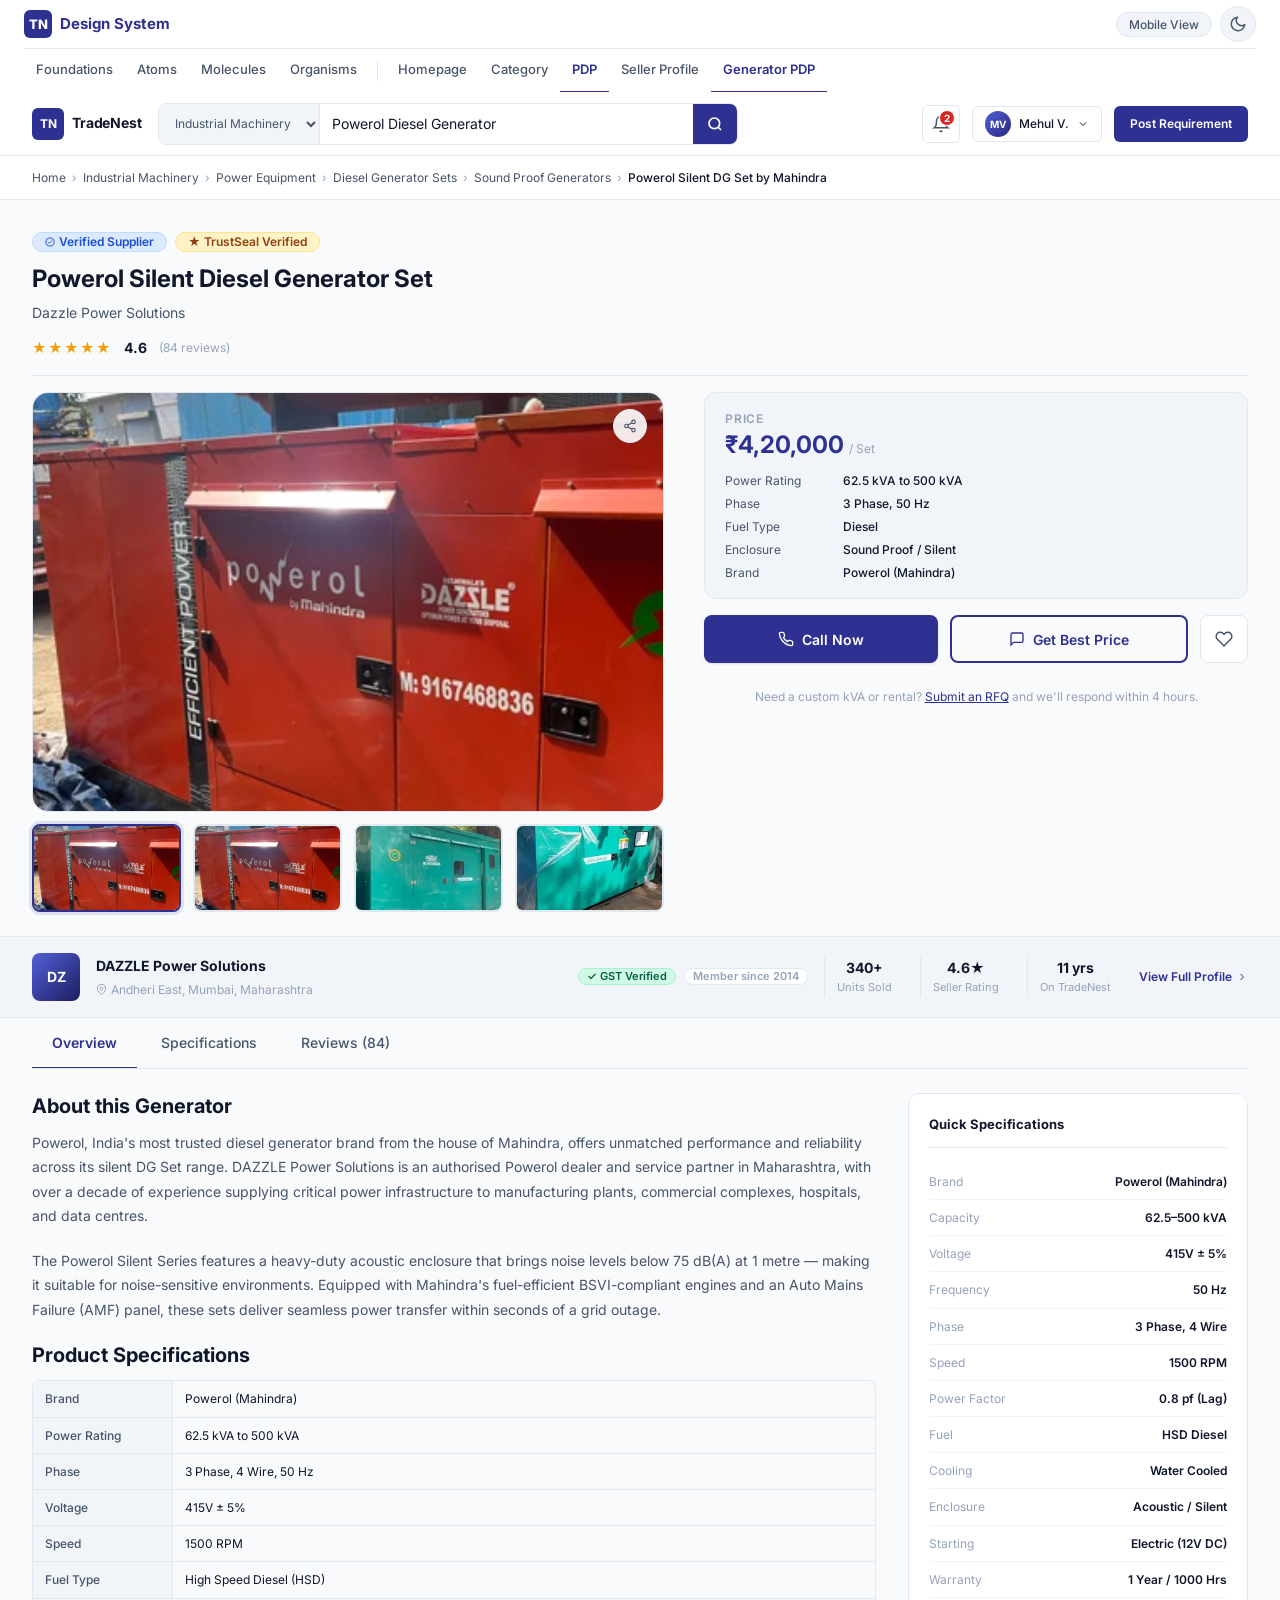
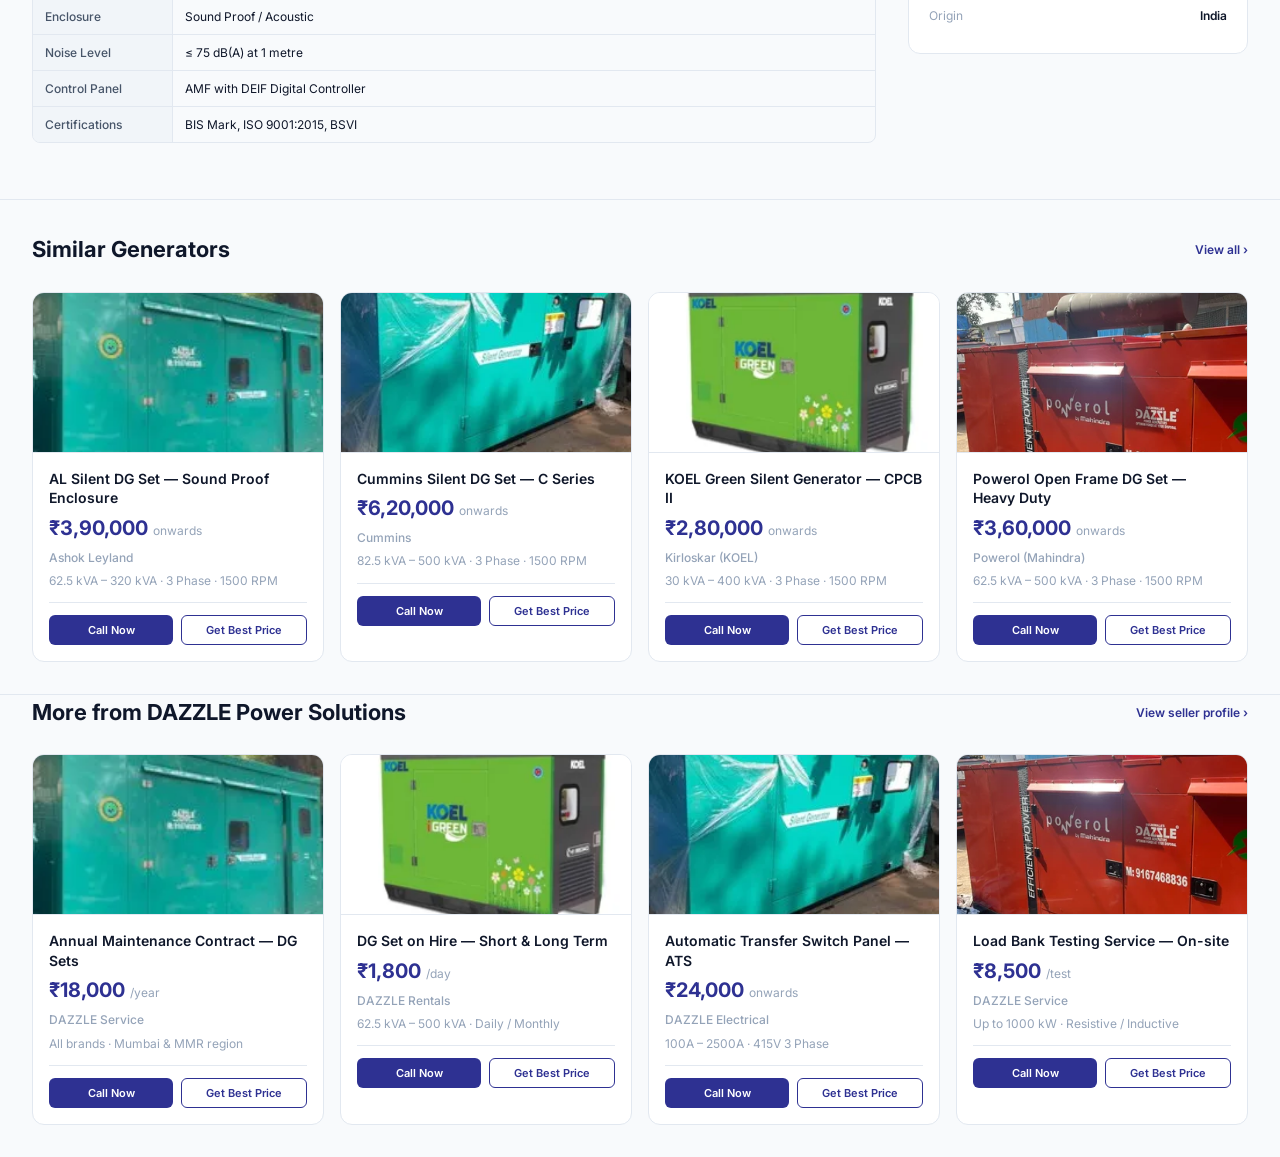
<file: pages/generator-pdp.html>
<!DOCTYPE html>
<html lang="en">
<head>
  <meta charset="UTF-8" />
  <meta name="viewport" content="width=device-width, initial-scale=1.0" />
  <title>Powerol Silent Diesel Generator — DAZZLE Power Solutions</title>
  <link rel="preconnect" href="https://fonts.googleapis.com" />
  <link rel="preconnect" href="https://fonts.gstatic.com" crossorigin />
  <link href="https://fonts.googleapis.com/css2?family=Inter:wght@300;400;500;600;700&display=swap" rel="stylesheet" />
  <link rel="stylesheet" href="../shared/tokens.css" />
  <link rel="stylesheet" href="../shared/nav.css" />
  <style>

    /* ── Reset ─────────────────────────────────────── */
    *, *::before, *::after { box-sizing: border-box; margin: 0; padding: 0; }
    body { font-family: var(--font-body); background: var(--bg-page); color: var(--text-primary); }
    a { color: inherit; text-decoration: none; }
    img { display: block; max-width: 100%; }
    button { font-family: var(--font-body); cursor: pointer; }

    /* ── Page offset for ds-nav (48px logo row + 44px links row = 92px) ── */
    .ds-page { padding-top: 92px; }

    /* ══════════════════════════════════════════════════
       SITE HEADER
    ══════════════════════════════════════════════════ */
    .site-header {
      position: sticky;
      top: 92px;
      z-index: var(--z-sticky);
      background: var(--bg-card);
      border-bottom: 1px solid var(--border);
      height: 64px;
      display: flex;
      align-items: center;
      gap: var(--space-4);
      padding: 0 var(--space-8);
    }
    .site-header-logo {
      display: flex; align-items: center; gap: var(--space-2); flex-shrink: 0;
      text-decoration: none;
    }
    .site-header-logo-mark {
      width: 32px; height: 32px; border-radius: var(--radius-md);
      background: var(--color-primary); color: #fff;
      font-size: var(--text-spec); font-weight: 700;
      display: flex; align-items: center; justify-content: center;
    }
    .site-header-logo-name {
      font-size: var(--text-cta); font-weight: 700;
      color: var(--text-primary); letter-spacing: -0.01em;
    }
    .site-header-search {
      flex: 1; max-width: 580px;
      display: flex; align-items: center;
      border: 1.5px solid var(--border); border-radius: var(--radius-lg);
      overflow: hidden; background: var(--bg-card);
      transition: border-color var(--transition-fast);
    }
    .site-header-search:focus-within { border-color: var(--color-primary); }
    .site-header-search-cat {
      height: 40px; padding: 0 var(--space-3);
      border: none; border-right: 1px solid var(--border);
      background: var(--bg-subtle); font-family: var(--font-body);
      font-size: var(--text-spec); color: var(--text-secondary);
      cursor: pointer; outline: none; flex-shrink: 0;
    }
    .site-header-search-input {
      flex: 1; height: 40px; padding: 0 var(--space-3);
      border: none; background: transparent; outline: none;
      font-family: var(--font-body); font-size: var(--text-cta);
      color: var(--text-primary);
    }
    .site-header-search-input::placeholder { color: var(--text-muted); }
    .site-header-search-btn {
      width: 44px; height: 40px; border: none;
      background: var(--color-primary); color: #fff;
      display: flex; align-items: center; justify-content: center;
      flex-shrink: 0; cursor: pointer;
      transition: background var(--transition-fast);
    }
    .site-header-search-btn:hover { background: var(--color-primary-700); }
    .site-header-actions {
      display: flex; align-items: center; gap: var(--space-3);
      margin-left: auto; flex-shrink: 0;
    }
    .site-header-icon-btn {
      position: relative; width: 38px; height: 38px;
      border: 1px solid var(--border); border-radius: var(--radius-md);
      background: var(--bg-card); color: var(--text-secondary);
      display: flex; align-items: center; justify-content: center;
      transition: border-color var(--transition-fast), color var(--transition-fast);
    }
    .site-header-icon-btn:hover { border-color: var(--color-primary); color: var(--color-primary); }
    .site-header-icon-btn .badge {
      position: absolute; top: 4px; right: 4px;
      min-width: 16px; height: 16px; padding: 0 4px;
      border-radius: var(--radius-full);
      background: var(--color-error); color: #fff;
      font-size: 10px; font-weight: 700;
      display: flex; align-items: center; justify-content: center;
      line-height: 1; border: 1.5px solid var(--bg-card);
    }
    .site-header-avatar {
      display: flex; align-items: center; gap: var(--space-2);
      padding: var(--space-1) var(--space-3);
      border: 1px solid var(--border); border-radius: var(--radius-md);
      cursor: pointer; transition: border-color var(--transition-fast);
    }
    .site-header-avatar:hover { border-color: var(--color-primary); }
    .site-header-avatar-circle {
      width: 26px; height: 26px; border-radius: var(--radius-full);
      background: linear-gradient(135deg, var(--color-primary-400), var(--color-primary-700));
      color: #fff; font-size: 10px; font-weight: 700;
      display: flex; align-items: center; justify-content: center;
    }
    .site-header-avatar-name {
      font-size: var(--text-spec); font-weight: 500; color: var(--text-primary);
    }
    .btn-post-req {
      height: 36px; padding: 0 var(--space-4);
      background: var(--color-primary); color: #fff;
      border: none; border-radius: var(--radius-md);
      font-size: var(--text-spec); font-weight: 600;
      white-space: nowrap;
      transition: background var(--transition-fast);
    }
    .btn-post-req:hover { background: var(--color-primary-700); }

    /* ══════════════════════════════════════════════════
       BREADCRUMB
    ══════════════════════════════════════════════════ */
    .breadcrumb {
      background: var(--bg-card);
      border-bottom: 1px solid var(--border);
    }
    .breadcrumb-inner {
      max-width: 1280px; margin: 0 auto;
      padding: var(--space-3) var(--space-8);
      display: flex; align-items: center; flex-wrap: wrap; gap: 2px;
      font-size: var(--text-spec); color: var(--text-muted);
    }
    .breadcrumb-link { color: var(--text-secondary); transition: color var(--transition-fast); }
    .breadcrumb-link:hover { color: var(--color-primary); text-decoration: underline; }
    .breadcrumb-sep { margin: 0 4px; color: var(--text-muted); }
    .breadcrumb-current { color: var(--text-primary); font-weight: 500; }

    /* ══════════════════════════════════════════════════
       PDP HERO
    ══════════════════════════════════════════════════ */
    .pdp-container {
      max-width: 1280px; margin: 0 auto;
      padding: 0 var(--space-8);
    }
    .pdp-hero {
      display: flex; flex-direction: column;
      padding: var(--space-8) 0 var(--space-6);
    }
    .pdp-hero-body {
      display: flex; gap: var(--space-10); align-items: flex-start;
    }

    /* ── Gallery ── */
    .pdp-gallery { flex: 0 0 52%; }
    .pdp-main-img {
      position: relative;
      background: var(--bg-subtle);
      border: 1px solid var(--border);
      border-radius: var(--radius-2xl);
      overflow: hidden;
      height: 420px;
      display: flex; align-items: center; justify-content: center;
    }
    .pdp-main-img img {
      width: 100%; height: 100%;
      object-fit: cover;
      transition: transform var(--transition-slow);
    }
    .pdp-main-img:hover img { transform: scale(1.03); }
    .pdp-img-badge {
      position: absolute; top: var(--space-4); left: var(--space-4);
      background: var(--color-primary); color: #fff;
      font-size: var(--text-spec); font-weight: 600;
      padding: 4px var(--space-3); border-radius: var(--radius-full);
      letter-spacing: 0.02em;
    }
    .pdp-img-share {
      position: absolute; top: var(--space-4); right: var(--space-4);
      width: 34px; height: 34px; border-radius: var(--radius-full);
      background: rgba(255,255,255,0.9); border: 1px solid var(--border);
      display: flex; align-items: center; justify-content: center;
      color: var(--text-secondary); cursor: pointer;
      transition: background var(--transition-fast);
    }
    .pdp-img-share:hover { background: #fff; color: var(--color-primary); }

    .pdp-thumbnails {
      display: flex; gap: var(--space-3); margin-top: var(--space-3);
    }
    .pdp-thumb {
      flex: 1; height: 88px;
      border: 2px solid var(--border);
      border-radius: var(--radius-lg);
      overflow: hidden; cursor: pointer;
      transition: border-color var(--transition-fast), box-shadow var(--transition-fast);
      background: var(--bg-subtle);
    }
    .pdp-thumb img {
      width: 100%; height: 100%; object-fit: cover;
    }
    .pdp-thumb:hover { border-color: var(--color-primary-300); }
    .pdp-thumb.active {
      border-color: var(--color-primary);
      box-shadow: 0 0 0 3px rgba(46,49,146,0.12);
    }

    /* ── Info Panel ── */
    .pdp-info { flex: 1; min-width: 0; }

    .pdp-badges-row {
      display: flex; align-items: center; gap: var(--space-2);
      margin-bottom: var(--space-3);
    }
    .pdp-badge-verified {
      display: inline-flex; align-items: center; gap: 4px;
      padding: 3px var(--space-3); border-radius: var(--radius-full);
      background: #dbeafe; color: #1d4ed8;
      border: 1px solid #bfdbfe;
      font-size: var(--text-spec); font-weight: 600; line-height: 1;
    }
    [data-theme="dark"] .pdp-badge-verified { background: rgba(219,234,254,0.12); color: #93c5fd; border-color: rgba(219,234,254,0.2); }
    .pdp-badge-trustseal {
      display: inline-flex; align-items: center; gap: 4px;
      padding: 3px var(--space-3); border-radius: var(--radius-full);
      background: #fef3c7; color: #92400e;
      border: 1px solid #fde68a;
      font-size: var(--text-spec); font-weight: 600; line-height: 1;
    }
    [data-theme="dark"] .pdp-badge-trustseal { background: rgba(254,243,199,0.12); color: #fcd34d; border-color: rgba(254,243,199,0.2); }

    .pdp-title {
      font-size: var(--text-product-name); font-weight: 700;
      color: var(--text-primary); line-height: 1.25;
      margin-bottom: var(--space-2);
    }
    .pdp-subtitle {
      font-size: var(--text-cta); color: var(--text-secondary);
      margin-bottom: var(--space-3);
    }

    .pdp-rating-row {
      display: flex; align-items: center; gap: var(--space-3);
      margin-bottom: var(--space-4);
      padding-bottom: var(--space-4);
      border-bottom: 1px solid var(--border);
    }
    .pdp-stars { color: #f59e0b; font-size: var(--text-cta); letter-spacing: 1px; }
    .pdp-rating-val { font-size: var(--text-cta); font-weight: 700; color: var(--text-primary); }
    .pdp-review-count { font-size: var(--text-spec); color: var(--text-muted); }
    .pdp-rating-sep { color: var(--border); }
    .pdp-sold-count { font-size: var(--text-spec); color: var(--text-muted); }

    /* Price block */
    .pdp-price-block {
      background: var(--bg-subtle);
      border: 1px solid var(--border);
      border-radius: var(--radius-xl);
      padding: var(--space-4) var(--space-5);
      margin-bottom: var(--space-4);
    }
    .pdp-price-label {
      font-size: var(--text-spec); color: var(--text-muted);
      margin-bottom: var(--space-1); text-transform: uppercase;
      letter-spacing: 0.06em; font-weight: 600;
    }
    .pdp-price-main {
      font-size: var(--text-product-name); font-weight: 700;
      color: var(--color-primary); line-height: 1.1;
      margin-bottom: var(--space-1);
    }
    .pdp-price-unit {
      font-size: var(--text-spec); color: var(--text-muted); font-weight: 400;
    }
    .pdp-price-gst {
      font-size: var(--text-spec); color: var(--text-muted);
      margin-bottom: var(--space-4);
    }
    .pdp-price-specs {
      display: flex; flex-direction: column; gap: var(--space-1);
      margin-top: var(--space-3);
    }
    .pdp-price-spec-row {
      display: flex; gap: var(--space-2);
      font-size: var(--text-spec); color: var(--text-secondary);
    }
    .pdp-price-spec-key {
      min-width: 110px; flex-shrink: 0;
    }
    .pdp-price-spec-val {
      font-weight: 500; color: var(--text-primary);
    }


    /* Action buttons */
    .pdp-actions {
      display: flex; gap: var(--space-3);
      margin-bottom: var(--space-4);
    }
    .pdp-btn-primary {
      flex: 1; height: 48px;
      background: var(--color-primary); color: #fff;
      border: none; border-radius: var(--radius-lg);
      font-size: var(--text-cta); font-weight: 600;
      font-family: var(--font-body);
      display: flex; align-items: center; justify-content: center; gap: var(--space-2);
      transition: background var(--transition-fast), box-shadow var(--transition-fast);
      box-shadow: var(--shadow-sm);
    }
    .pdp-btn-primary:hover { background: var(--color-primary-700); box-shadow: var(--shadow-md); }
    .pdp-btn-secondary {
      flex: 1; height: 48px;
      background: transparent; color: var(--color-primary);
      border: 2px solid var(--color-primary); border-radius: var(--radius-lg);
      font-size: var(--text-cta); font-weight: 600;
      font-family: var(--font-body);
      display: flex; align-items: center; justify-content: center; gap: var(--space-2);
      transition: background var(--transition-fast);
    }
    .pdp-btn-secondary:hover { background: var(--color-primary-50); }
    .pdp-btn-icon {
      width: 48px; height: 48px; flex-shrink: 0;
      background: var(--bg-card); color: var(--text-secondary);
      border: 1.5px solid var(--border); border-radius: var(--radius-lg);
      display: flex; align-items: center; justify-content: center;
      transition: border-color var(--transition-fast), color var(--transition-fast);
    }
    .pdp-btn-icon:hover { border-color: var(--color-primary); color: var(--color-primary); }


    .pdp-enquiry-note {
      font-size: var(--text-spec); color: var(--text-muted);
      text-align: center; padding-top: var(--space-2);
    }
    .pdp-enquiry-note a { color: var(--color-primary); text-decoration: underline; }

    /* ══════════════════════════════════════════════════
       SELLER STRIP
    ══════════════════════════════════════════════════ */
    .seller-strip {
      background: var(--bg-subtle);
      border-top: 1px solid var(--border);
      border-bottom: 1px solid var(--border);
    }
    .seller-strip-inner {
      max-width: 1280px; margin: 0 auto;
      padding: var(--space-4) var(--space-8);
      display: flex; align-items: center; gap: var(--space-4); flex-wrap: wrap;
    }
    .seller-avatar {
      width: 48px; height: 48px; border-radius: var(--radius-lg);
      background: linear-gradient(135deg, var(--color-primary-400), var(--color-primary-800));
      color: #fff; font-size: var(--text-cta); font-weight: 700;
      display: flex; align-items: center; justify-content: center; flex-shrink: 0;
    }
    .seller-info { flex: 1; min-width: 160px; }
    .seller-name {
      font-size: var(--text-cta); font-weight: 700; color: var(--text-primary);
      margin-bottom: 3px;
    }
    .seller-location {
      font-size: var(--text-spec); color: var(--text-muted);
      display: flex; align-items: center; gap: 4px;
    }
    .seller-badges {
      display: flex; gap: var(--space-2); flex-wrap: wrap; align-items: center;
    }
    .seller-badge {
      display: inline-flex; align-items: center; gap: 4px;
      padding: 2px var(--space-2); border-radius: var(--radius-full);
      font-size: var(--text-caption); font-weight: 600; line-height: 1;
    }
    .seller-badge-gst { background: #d1fae5; color: #065f46; border: 1px solid #a7f3d0; }
    .seller-badge-member { background: var(--bg-card); color: var(--text-muted); border: 1px solid var(--border); }
    [data-theme="dark"] .seller-badge-gst { background: rgba(209,250,229,0.12); color: #6ee7b7; border-color: rgba(209,250,229,0.2); }
    .seller-stat {
      text-align: center; padding: 0 var(--space-3);
      border-left: 1px solid var(--border);
    }
    .seller-stat-val { font-size: var(--text-cta); font-weight: 700; color: var(--text-primary); }
    .seller-stat-label { font-size: var(--text-caption); color: var(--text-muted); }
    .seller-strip-link {
      margin-left: auto; font-size: var(--text-spec); font-weight: 600;
      color: var(--color-primary); white-space: nowrap;
      display: flex; align-items: center; gap: 4px;
    }
    .seller-strip-link:hover { text-decoration: underline; }

    /* ══════════════════════════════════════════════════
       TABS
    ══════════════════════════════════════════════════ */
    .pdp-tabs-section {
      max-width: 1280px; margin: 0 auto;
      padding: 0 var(--space-8);
    }
    .pdp-tab-bar {
      display: flex; border-bottom: 1px solid var(--border);
      gap: var(--space-1); overflow-x: auto;
      scrollbar-width: none; margin-bottom: var(--space-6);
    }
    .pdp-tab-bar::-webkit-scrollbar { display: none; }
    .pdp-tab-bar .tab {
      padding: var(--space-4) var(--space-5);
      background: transparent; border: none;
      border-bottom: 2px solid transparent; margin-bottom: -1px;
      font-family: var(--font-body); font-size: var(--text-cta);
      font-weight: 500; color: var(--text-secondary);
      cursor: pointer; white-space: nowrap;
      transition: color var(--transition-fast), border-color var(--transition-fast);
    }
    .pdp-tab-bar .tab:hover { color: var(--text-primary); }
    .pdp-tab-bar .tab.active {
      color: var(--color-primary);
      border-bottom-color: var(--color-primary);
      font-weight: 600;
    }
    .pdp-tab-content { display: none; padding-bottom: var(--space-8); }
    .pdp-tab-content.active { display: block; }

    /* ── Overview tab ── */
    .overview-layout {
      display: grid; grid-template-columns: 1fr 340px;
      gap: var(--space-8); align-items: flex-start;
    }
    .overview-desc {
      font-size: var(--text-cta); color: var(--text-secondary);
      line-height: 1.75; margin-bottom: var(--space-5);
    }
    .overview-heading {
      font-size: var(--text-heading); font-weight: 700;
      color: var(--text-primary); margin-bottom: var(--space-3);
    }
    .overview-spec-list {
      display: flex; flex-direction: column;
      border: 1px solid var(--border); border-radius: var(--radius-lg);
      overflow: hidden; margin-bottom: var(--space-6);
    }
    .overview-spec-row {
      display: flex; align-items: center;
      border-bottom: 1px solid var(--border);
      font-size: var(--text-spec);
    }
    .overview-spec-row:last-child { border-bottom: none; }
    .overview-spec-key {
      width: 140px; flex-shrink: 0;
      padding: var(--space-2) var(--space-3);
      background: var(--bg-subtle);
      color: var(--text-secondary); font-weight: 500;
      border-right: 1px solid var(--border);
    }
    .overview-spec-val {
      padding: var(--space-2) var(--space-3);
      color: var(--text-primary);
    }

    /* Quick spec card (right rail) */
    .quick-spec-card {
      background: var(--bg-card); border: 1px solid var(--border);
      border-radius: var(--radius-xl); padding: var(--space-5);
      position: sticky; top: 140px;
    }
    .quick-spec-title {
      font-size: var(--text-body-small); font-weight: 700;
      color: var(--text-primary); margin-bottom: var(--space-4);
      padding-bottom: var(--space-3); border-bottom: 1px solid var(--border);
    }
    .quick-spec-row {
      display: flex; justify-content: space-between; align-items: center;
      padding: var(--space-2) 0; border-bottom: 1px solid var(--divider);
      font-size: var(--text-spec);
    }
    .quick-spec-row:last-child { border-bottom: none; }
    .quick-spec-key { color: var(--text-muted); }
    .quick-spec-val { font-weight: 600; color: var(--text-primary); text-align: right; }

    /* ── Specs tab ── */
    .specs-table {
      width: 100%; border-collapse: collapse;
      font-size: var(--text-cta); border: 1px solid var(--border);
      border-radius: var(--radius-xl); overflow: hidden;
    }
    .specs-table thead tr {
      background: var(--color-primary-50);
    }
    [data-theme="dark"] .specs-table thead tr { background: rgba(46,49,146,0.15); }
    .specs-table th {
      padding: var(--space-3) var(--space-5);
      text-align: left; font-size: var(--text-spec); font-weight: 700;
      color: var(--color-primary); text-transform: uppercase;
      letter-spacing: 0.06em;
    }
    .specs-table td {
      padding: var(--space-3) var(--space-5);
      border-bottom: 1px solid var(--divider);
      vertical-align: middle; color: var(--text-secondary);
    }
    .specs-table td:first-child {
      font-weight: 600; color: var(--text-primary);
      background: var(--bg-subtle); width: 35%;
    }
    .specs-table tr:last-child td { border-bottom: none; }
    .specs-table tr:hover td { background: var(--bg-subtle); }
    .specs-table tr:hover td:first-child { background: var(--color-primary-50); }
    [data-theme="dark"] .specs-table tr:hover td:first-child { background: rgba(46,49,146,0.1); }
    .specs-section-row td {
      background: var(--color-primary-50) !important;
      font-size: var(--text-spec); font-weight: 700;
      color: var(--color-primary) !important; text-transform: uppercase;
      letter-spacing: 0.08em; padding: var(--space-2) var(--space-5);
    }
    [data-theme="dark"] .specs-section-row td { background: rgba(46,49,146,0.2) !important; }

    /* ── Packaging & Delivery tab ── */
    .delivery-grid {
      display: grid; grid-template-columns: repeat(3, 1fr);
      gap: var(--space-4); margin-bottom: var(--space-6);
    }
    .delivery-card {
      padding: var(--space-5); background: var(--bg-card);
      border: 1px solid var(--border); border-radius: var(--radius-xl);
      text-align: center;
    }
    .delivery-card-icon {
      width: 48px; height: 48px; border-radius: var(--radius-xl);
      background: var(--color-primary-50); color: var(--color-primary);
      display: flex; align-items: center; justify-content: center;
      margin: 0 auto var(--space-3);
    }
    [data-theme="dark"] .delivery-card-icon { background: rgba(46,49,146,0.2); }
    .delivery-card-title { font-size: var(--text-spec); font-weight: 700; color: var(--text-primary); margin-bottom: 4px; }
    .delivery-card-val { font-size: var(--text-cta); font-weight: 600; color: var(--color-primary); margin-bottom: 4px; }
    .delivery-card-desc { font-size: var(--text-spec); color: var(--text-muted); }

    /* ── Reviews tab ── */
    .reviews-layout {
      display: grid; grid-template-columns: 240px 1fr;
      gap: var(--space-8); align-items: flex-start;
    }
    .reviews-score-block { text-align: center; padding: var(--space-5); background: var(--bg-subtle); border: 1px solid var(--border); border-radius: var(--radius-xl); }
    .reviews-score-big { font-size: 48px; font-weight: 700; color: var(--text-primary); line-height: 1; }
    .reviews-score-stars { color: #f59e0b; font-size: var(--text-heading); margin: var(--space-2) 0; }
    .reviews-score-count { font-size: var(--text-spec); color: var(--text-muted); }
    .reviews-bars { margin-top: var(--space-4); }
    .reviews-bar-row { display: flex; align-items: center; gap: var(--space-2); margin-bottom: var(--space-2); font-size: var(--text-spec); }
    .reviews-bar-label { width: 32px; text-align: right; color: var(--text-muted); }
    .reviews-bar-track { flex: 1; height: 6px; background: var(--bg-card); border-radius: var(--radius-full); border: 1px solid var(--border); overflow: hidden; }
    .reviews-bar-fill { height: 100%; background: #f59e0b; border-radius: var(--radius-full); }

    .review-card {
      background: var(--bg-card); border: 1px solid var(--border);
      border-radius: var(--radius-xl); padding: var(--space-5);
      margin-bottom: var(--space-4);
    }
    .review-header { display: flex; align-items: flex-start; justify-content: space-between; margin-bottom: var(--space-3); }
    .review-stars { color: #f59e0b; font-size: var(--text-cta); }
    .review-date { font-size: var(--text-spec); color: var(--text-muted); }
    .review-title { font-size: var(--text-cta); font-weight: 600; color: var(--text-primary); margin-bottom: var(--space-2); }
    .review-body { font-size: var(--text-body-small); color: var(--text-secondary); line-height: 1.65; margin-bottom: var(--space-3); display: -webkit-box; -webkit-line-clamp: 1; -webkit-box-orient: vertical; overflow: hidden; }
    .review-meta { display: flex; align-items: center; gap: var(--space-3); font-size: var(--text-spec); color: var(--text-muted); }
    .review-meta-sep { color: var(--border); }
    .review-verified { color: var(--color-success); font-weight: 600; }

    /* ══════════════════════════════════════════════════
       SECTION HEADINGS (shared)
    ══════════════════════════════════════════════════ */
    .section-block {
      max-width: 1280px; margin: 0 auto;
      padding: var(--space-8) var(--space-8);
      border-top: 1px solid var(--border);
    }
    .section-heading {
      font-size: var(--text-heading-featured); font-weight: 700;
      color: var(--text-primary); margin-bottom: var(--space-6);
      display: flex; align-items: center; justify-content: space-between;
    }
    .section-heading-link {
      font-size: var(--text-spec); font-weight: 600;
      color: var(--color-primary); cursor: pointer;
    }
    .section-heading-link:hover { text-decoration: underline; }

    /* ══════════════════════════════════════════════════
       PRODUCT CARDS (related / more from seller)
    ══════════════════════════════════════════════════ */
    .product-grid {
      display: grid; grid-template-columns: repeat(4, 1fr);
      gap: var(--space-4);
    }
    .prod-card {
      background: var(--bg-card); border: 1px solid var(--border);
      border-radius: var(--radius-xl); overflow: hidden;
      transition: box-shadow var(--transition-normal), transform var(--transition-normal);
      cursor: pointer;
    }
    .prod-card:hover { box-shadow: var(--shadow-md); transform: translateY(-2px); }
    .prod-card-img {
      height: 160px; overflow: hidden;
      background: var(--bg-subtle);
      border-bottom: 1px solid var(--border);
    }
    .prod-card-img img {
      width: 100%; height: 100%; object-fit: cover;
      transition: transform var(--transition-slow);
    }
    .prod-card:hover .prod-card-img img { transform: scale(1.05); }
    .prod-card-body { padding: var(--space-4); }
    .prod-card-name {
      font-size: var(--text-cta); font-weight: 600;
      color: var(--text-primary); line-height: 1.4;
      margin-bottom: var(--space-1);
      display: -webkit-box; -webkit-line-clamp: 2;
      -webkit-box-orient: vertical; overflow: hidden;
    }
    .prod-card-price { font-size: var(--text-heading); font-weight: 700; color: var(--color-primary); margin-bottom: var(--space-1); }
    .prod-card-price span { font-size: var(--text-spec); font-weight: 400; color: var(--text-muted); }
    .prod-card-brand {
      font-size: var(--text-spec); font-weight: 500;
      color: var(--text-muted);
      margin-bottom: var(--space-1);
    }
    .prod-card-kva {
      font-size: var(--text-spec); color: var(--text-muted);
      margin-bottom: 0;
    }
    .prod-card-actions {
      display: flex; gap: var(--space-2);
      padding-top: var(--space-3); border-top: 1px solid var(--border);
      margin-top: var(--space-3);
    }
    .prod-card-cta {
      flex: 1; height: 30px; padding: 0 var(--space-3);
      background: var(--color-primary); color: #fff;
      border: none; border-radius: var(--radius-md);
      font-size: var(--text-caption); font-weight: 600;
      font-family: var(--font-body); white-space: nowrap;
      transition: background var(--transition-fast);
    }
    .prod-card-cta:hover { background: var(--color-primary-700); }
    .prod-card-cta-sec {
      flex: 1; height: 30px; padding: 0 var(--space-3);
      background: transparent; color: var(--color-primary);
      border: 1.5px solid var(--color-primary); border-radius: var(--radius-md);
      font-size: var(--text-caption); font-weight: 600;
      font-family: var(--font-body); white-space: nowrap;
      transition: background var(--transition-fast);
    }
    .prod-card-cta-sec:hover { background: var(--color-primary-50); }

    /* ══════════════════════════════════════════════════
       MOBILE STICKY CTA
    ══════════════════════════════════════════════════ */
    .sticky-cta {
      display: none;
      position: fixed; bottom: 0; left: 0; right: 0;
      background: var(--bg-card); border-top: 1px solid var(--border);
      padding: var(--space-3) var(--space-4);
      gap: var(--space-3);
      z-index: var(--z-sticky);
    }

    /* ══════════════════════════════════════════════════
       MOBILE OVERRIDES (.surface-mobile)
    ══════════════════════════════════════════════════ */
    .surface-mobile .site-header,
    .surface-mobile .breadcrumb { display: none; }

    .surface-mobile .mobile-header { display: flex !important; }

    .surface-mobile .pdp-hero { padding: var(--space-4) 0; }
    .surface-mobile .pdp-hero-body { flex-direction: column; gap: var(--space-4); }
    .surface-mobile .pdp-gallery { flex: none; }
    .surface-mobile .pdp-main-img { height: 300px; border-radius: var(--radius-xl); }
    .surface-mobile .pdp-container,
    .surface-mobile .pdp-tabs-section,
    .surface-mobile .section-block { padding-left: var(--space-4); padding-right: var(--space-4); }
    .surface-mobile .seller-strip-inner { padding-left: var(--space-4); padding-right: var(--space-4); }
    .surface-mobile .breadcrumb-inner { padding-left: var(--space-4); padding-right: var(--space-4); }

    .surface-mobile .overview-layout { grid-template-columns: 1fr; }
    .surface-mobile .delivery-grid { grid-template-columns: 1fr 1fr; }
    .surface-mobile .reviews-layout { grid-template-columns: 1fr; }

    .surface-mobile .product-grid {
      grid-template-columns: repeat(2, 1fr);
    }
    .surface-mobile .section-heading { font-size: var(--text-heading); }
    .surface-mobile .seller-stat { display: none; }

    .surface-mobile .sticky-cta { display: none; }
    .surface-mobile .pdp-actions .pdp-btn-icon { display: none; }

    .surface-mobile .pdp-price-block { padding: var(--space-3) var(--space-4); }

    .surface-mobile .quick-spec-card { display: none; }

  </style>
</head>
<body>

<!-- ════════════════════════════════════════════════════════
     DS NAV
════════════════════════════════════════════════════════ -->
<nav class="ds-nav">
  <div class="ds-nav-inner">
    <a href="../index.html" class="ds-nav-logo">
      <div class="ds-nav-logo-icon">TN</div>
      Design System
    </a>
    <div class="ds-nav-links">
      <a href="../components/foundations.html" class="ds-nav-link" data-page="foundations">Foundations</a>
      <a href="../components/atoms.html" class="ds-nav-link" data-page="atoms">Atoms</a>
      <a href="../components/molecules.html" class="ds-nav-link" data-page="molecules">Molecules</a>
      <a href="../components/organisms.html" class="ds-nav-link" data-page="organisms">Organisms</a>
      <span class="ds-nav-divider"></span>
      <a href="homepage.html" class="ds-nav-link" data-page="homepage">Homepage</a>
      <a href="category.html" class="ds-nav-link" data-page="category">Category</a>
      <a href="pdp.html" class="ds-nav-link" data-page="pdp">PDP</a>
      <a href="seller-profile.html" class="ds-nav-link" data-page="seller-profile">Seller Profile</a>
      <a href="generator-pdp.html" class="ds-nav-link active" data-page="generator-pdp">Generator PDP</a>
    </div>
    <div class="ds-nav-controls">
      <button class="ds-mobile-toggle" id="ds-mobile-toggle">Mobile View</button>
      <button class="ds-theme-toggle" id="ds-theme-toggle"></button>
    </div>
  </div>
</nav>

<!-- ════════════════════════════════════════════════════════
     PAGE CONTAINER
════════════════════════════════════════════════════════ -->
<div class="ds-page" id="ds-page-container">
  <div id="phone-frame" class="phone-frame"></div>
  <div class="ds-mobile-content">

    <!-- Mobile Header -->
    <div class="mobile-header" style="display:none;">
      <div style="background:var(--color-primary);height:56px;padding:0 var(--space-4);display:flex;align-items:center;justify-content:space-between;color:#fff;width:100%;">
        <button style="background:none;border:none;color:#fff;cursor:pointer;font-size:var(--text-heading);">←</button>
        <span style="font-family:var(--font-body);font-weight:600;font-size:var(--text-cta);">Product Details</span>
        <div style="display:flex;gap:var(--space-3);">
          <button style="background:none;border:none;color:#fff;cursor:pointer;font-size:var(--text-body-large);">♡</button>
          <button style="background:none;border:none;color:#fff;cursor:pointer;font-size:var(--text-body-large);">⋮</button>
        </div>
      </div>
    </div>

    <!-- ════════════════════════
         SITE HEADER
    ════════════════════════ -->
    <header class="site-header">
      <a href="#" class="site-header-logo">
        <div class="site-header-logo-mark">TN</div>
        <span class="site-header-logo-name">TradeNest</span>
      </a>
      <div class="site-header-search">
        <select class="site-header-search-cat" aria-label="Category">
          <option>All Categories</option>
          <option selected>Industrial Machinery</option>
          <option>Electrical Equipment</option>
          <option>Power Solutions</option>
          <option>Construction</option>
        </select>
        <input class="site-header-search-input" type="text" placeholder="Search products, suppliers, categories..." value="Powerol Diesel Generator" />
        <button class="site-header-search-btn" aria-label="Search">
          <svg width="16" height="16" viewBox="0 0 24 24" fill="none" stroke="currentColor" stroke-width="2.5"><circle cx="11" cy="11" r="8"/><line x1="21" y1="21" x2="16.65" y2="16.65"/></svg>
        </button>
      </div>
      <div class="site-header-actions">
        <button class="site-header-icon-btn" aria-label="Notifications">
          <svg width="18" height="18" viewBox="0 0 24 24" fill="none" stroke="currentColor" stroke-width="2"><path d="M18 8A6 6 0 0 0 6 8c0 7-3 9-3 9h18s-3-2-3-9"/><path d="M13.73 21a2 2 0 0 1-3.46 0"/></svg>
          <span class="badge">2</span>
        </button>
        <div class="site-header-avatar" role="button" aria-label="User menu">
          <div class="site-header-avatar-circle">MV</div>
          <span class="site-header-avatar-name">Mehul V.</span>
          <svg width="12" height="12" viewBox="0 0 24 24" fill="none" stroke="currentColor" stroke-width="2"><polyline points="6 9 12 15 18 9"/></svg>
        </div>
        <button class="btn-post-req">Post Requirement</button>
      </div>
    </header>

    <!-- ════════════════════════
         BREADCRUMB
    ════════════════════════ -->
    <nav class="breadcrumb" aria-label="Breadcrumb">
      <div class="breadcrumb-inner">
        <a href="#" class="breadcrumb-link">Home</a>
        <span class="breadcrumb-sep">›</span>
        <a href="#" class="breadcrumb-link">Industrial Machinery</a>
        <span class="breadcrumb-sep">›</span>
        <a href="#" class="breadcrumb-link">Power Equipment</a>
        <span class="breadcrumb-sep">›</span>
        <a href="#" class="breadcrumb-link">Diesel Generator Sets</a>
        <span class="breadcrumb-sep">›</span>
        <a href="#" class="breadcrumb-link">Sound Proof Generators</a>
        <span class="breadcrumb-sep">›</span>
        <span class="breadcrumb-current">Powerol Silent DG Set by Mahindra</span>
      </div>
    </nav>

    <!-- ════════════════════════
         PDP HERO
    ════════════════════════ -->
    <div class="pdp-container">
      <div class="pdp-hero">

        <!-- Header: title/company/rating above gallery -->
        <div class="pdp-hero-header">
          <div class="pdp-badges-row">
            <span class="pdp-badge-verified">
              <svg width="10" height="10" viewBox="0 0 16 16" fill="none"><circle cx="8" cy="8" r="6.5" stroke="#1d4ed8" stroke-width="1.5"/><path d="M5 8L7 10L11 6" stroke="#1d4ed8" stroke-width="1.5" stroke-linecap="round" stroke-linejoin="round"/></svg>
              Verified Supplier
            </span>
            <span class="pdp-badge-trustseal">★ TrustSeal Verified</span>
          </div>

          <h1 class="pdp-title">Powerol Silent Diesel Generator Set</h1>
          <p class="pdp-subtitle">Dazzle Power Solutions</p>

          <div class="pdp-rating-row">
            <span class="pdp-stars">★★★★★</span>
            <span class="pdp-rating-val">4.6</span>
            <span class="pdp-review-count">(84 reviews)</span>
          </div>
        </div>

        <!-- Body: gallery + info side by side -->
        <div class="pdp-hero-body">

        <!-- Gallery -->
        <div class="pdp-gallery">
          <div class="pdp-main-img" id="pdp-main-img">
            <img src="../references/primary_prod.webp" id="pdp-hero-img" alt="Powerol Silent Diesel Generator Set — DAZZLE Power Solutions" />
            <button class="pdp-img-share" aria-label="Share product">
              <svg width="14" height="14" viewBox="0 0 24 24" fill="none" stroke="currentColor" stroke-width="2"><circle cx="18" cy="5" r="3"/><circle cx="6" cy="12" r="3"/><circle cx="18" cy="19" r="3"/><line x1="8.59" y1="13.51" x2="15.42" y2="17.49"/><line x1="15.41" y1="6.51" x2="8.59" y2="10.49"/></svg>
            </button>
          </div>
          <div class="pdp-thumbnails">
            <div class="pdp-thumb active" onclick="setThumb(this, '../references/primary_prod.webp')">
              <img src="../references/primary_prod.webp" alt="Front view" />
            </div>
            <div class="pdp-thumb" onclick="setThumb(this, '../references/primary_prod.webp')">
              <img src="../references/primary_prod.webp" alt="Side view" style="object-position: right center;" />
            </div>
            <div class="pdp-thumb" onclick="setThumb(this, '../references/secondary_prod_1.webp')">
              <img src="../references/secondary_prod_1.webp" alt="Control panel view" />
            </div>
            <div class="pdp-thumb" onclick="setThumb(this, '../references/secondary_prod_2.webp')">
              <img src="../references/secondary_prod_2.webp" alt="Enclosure view" />
            </div>
          </div>
        </div>

        <!-- Info Panel -->
        <div class="pdp-info">

          <!-- Price block -->
          <div class="pdp-price-block">
            <div class="pdp-price-label">Price</div>
            <div class="pdp-price-main">₹4,20,000 <span class="pdp-price-unit">/ Set</span></div>
            <div class="pdp-price-specs">
              <div class="pdp-price-spec-row"><span class="pdp-price-spec-key">Power Rating</span><span class="pdp-price-spec-val">62.5 kVA to 500 kVA</span></div>
              <div class="pdp-price-spec-row"><span class="pdp-price-spec-key">Phase</span><span class="pdp-price-spec-val">3 Phase, 50 Hz</span></div>
              <div class="pdp-price-spec-row"><span class="pdp-price-spec-key">Fuel Type</span><span class="pdp-price-spec-val">Diesel</span></div>
              <div class="pdp-price-spec-row"><span class="pdp-price-spec-key">Enclosure</span><span class="pdp-price-spec-val">Sound Proof / Silent</span></div>
              <div class="pdp-price-spec-row"><span class="pdp-price-spec-key">Brand</span><span class="pdp-price-spec-val">Powerol (Mahindra)</span></div>
            </div>
          </div>


          <!-- CTA Buttons -->
          <div class="pdp-actions">
            <button class="pdp-btn-primary">
              <svg width="16" height="16" viewBox="0 0 24 24" fill="none" stroke="currentColor" stroke-width="2"><path d="M22 16.92v3a2 2 0 0 1-2.18 2 19.79 19.79 0 0 1-8.63-3.07 19.5 19.5 0 0 1-6-6 19.79 19.79 0 0 1-3.07-8.67A2 2 0 0 1 4.11 2h3a2 2 0 0 1 2 1.72 12.84 12.84 0 0 0 .7 2.81 2 2 0 0 1-.45 2.11L8.09 9.91a16 16 0 0 0 6 6l1.27-1.27a2 2 0 0 1 2.11-.45 12.84 12.84 0 0 0 2.81.7A2 2 0 0 1 22 16.92z"/></svg>
              Call Now
            </button>
            <button class="pdp-btn-secondary">
              <svg width="16" height="16" viewBox="0 0 24 24" fill="none" stroke="currentColor" stroke-width="2"><path d="M21 15a2 2 0 0 1-2 2H7l-4 4V5a2 2 0 0 1 2-2h14a2 2 0 0 1 2 2z"/></svg>
              Get Best Price
            </button>
            <button class="pdp-btn-icon" aria-label="Save to wishlist">
              <svg width="18" height="18" viewBox="0 0 24 24" fill="none" stroke="currentColor" stroke-width="2"><path d="M20.84 4.61a5.5 5.5 0 0 0-7.78 0L12 5.67l-1.06-1.06a5.5 5.5 0 0 0-7.78 7.78l1.06 1.06L12 21.23l7.78-7.78 1.06-1.06a5.5 5.5 0 0 0 0-7.78z"/></svg>
            </button>
          </div>


          <p class="pdp-enquiry-note">
            Need a custom kVA or rental? <a href="#">Submit an RFQ</a> and we'll respond within 4 hours.
          </p>

        </div><!-- /pdp-info -->
        </div><!-- /pdp-hero-body -->
      </div><!-- /pdp-hero -->
    </div><!-- /pdp-container -->

    <!-- ════════════════════════
         SELLER STRIP
    ════════════════════════ -->
    <div class="seller-strip">
      <div class="seller-strip-inner">
        <div class="seller-avatar">DZ</div>
        <div class="seller-info">
          <div class="seller-name">DAZZLE Power Solutions</div>
          <div class="seller-location">
            <svg width="11" height="11" viewBox="0 0 24 24" fill="none" stroke="currentColor" stroke-width="2"><path d="M21 10c0 7-9 13-9 13s-9-6-9-13a9 9 0 0 1 18 0z"/><circle cx="12" cy="10" r="3"/></svg>
            Andheri East, Mumbai, Maharashtra
          </div>
        </div>
        <div class="seller-badges">
          <span class="seller-badge seller-badge-gst">✓ GST Verified</span>
          <span class="seller-badge seller-badge-member">Member since 2014</span>
        </div>
        <div class="seller-stat">
          <div class="seller-stat-val">340+</div>
          <div class="seller-stat-label">Units Sold</div>
        </div>
        <div class="seller-stat">
          <div class="seller-stat-val">4.6★</div>
          <div class="seller-stat-label">Seller Rating</div>
        </div>
        <div class="seller-stat">
          <div class="seller-stat-val">11 yrs</div>
          <div class="seller-stat-label">On TradeNest</div>
        </div>
        <a href="#" class="seller-strip-link">
          View Full Profile
          <svg width="12" height="12" viewBox="0 0 24 24" fill="none" stroke="currentColor" stroke-width="2"><polyline points="9 18 15 12 9 6"/></svg>
        </a>
      </div>
    </div>

    <!-- ════════════════════════
         TABS
    ════════════════════════ -->
    <div class="pdp-tabs-section">
      <div class="pdp-tab-bar tab-bar" id="pdp-tab-bar">
        <button class="tab active" onclick="switchTab('tab-overview', this)">Overview</button>
        <button class="tab" onclick="switchTab('tab-specs', this)">Specifications</button>
        <button class="tab" onclick="switchTab('tab-reviews', this)">Reviews (84)</button>
      </div>

      <!-- ── Tab: Overview ── -->
      <div class="pdp-tab-content active" id="tab-overview">
        <div class="overview-layout">
          <div>
            <h3 class="overview-heading">About this Generator</h3>
            <p class="overview-desc">
              Powerol, India's most trusted diesel generator brand from the house of Mahindra, offers unmatched performance and reliability across its silent DG Set range. DAZZLE Power Solutions is an authorised Powerol dealer and service partner in Maharashtra, with over a decade of experience supplying critical power infrastructure to manufacturing plants, commercial complexes, hospitals, and data centres.
            </p>
            <p class="overview-desc">
              The Powerol Silent Series features a heavy-duty acoustic enclosure that brings noise levels below 75 dB(A) at 1 metre — making it suitable for noise-sensitive environments. Equipped with Mahindra's fuel-efficient BSVI-compliant engines and an Auto Mains Failure (AMF) panel, these sets deliver seamless power transfer within seconds of a grid outage.
            </p>

            <h3 class="overview-heading">Product Specifications</h3>
            <div class="overview-spec-list">
              <div class="overview-spec-row"><span class="overview-spec-key">Brand</span><span class="overview-spec-val">Powerol (Mahindra)</span></div>
              <div class="overview-spec-row"><span class="overview-spec-key">Power Rating</span><span class="overview-spec-val">62.5 kVA to 500 kVA</span></div>
              <div class="overview-spec-row"><span class="overview-spec-key">Phase</span><span class="overview-spec-val">3 Phase, 4 Wire, 50 Hz</span></div>
              <div class="overview-spec-row"><span class="overview-spec-key">Voltage</span><span class="overview-spec-val">415V ± 5%</span></div>
              <div class="overview-spec-row"><span class="overview-spec-key">Speed</span><span class="overview-spec-val">1500 RPM</span></div>
              <div class="overview-spec-row"><span class="overview-spec-key">Fuel Type</span><span class="overview-spec-val">High Speed Diesel (HSD)</span></div>
              <div class="overview-spec-row"><span class="overview-spec-key">Enclosure</span><span class="overview-spec-val">Sound Proof / Acoustic</span></div>
              <div class="overview-spec-row"><span class="overview-spec-key">Noise Level</span><span class="overview-spec-val">≤ 75 dB(A) at 1 metre</span></div>
              <div class="overview-spec-row"><span class="overview-spec-key">Control Panel</span><span class="overview-spec-val">AMF with DEIF Digital Controller</span></div>
              <div class="overview-spec-row"><span class="overview-spec-key">Certifications</span><span class="overview-spec-val">BIS Mark, ISO 9001:2015, BSVI</span></div>
            </div>
          </div>

          <!-- Quick spec card (right rail) -->
          <div class="quick-spec-card">
            <div class="quick-spec-title">Quick Specifications</div>
            <div class="quick-spec-row"><span class="quick-spec-key">Brand</span><span class="quick-spec-val">Powerol (Mahindra)</span></div>
            <div class="quick-spec-row"><span class="quick-spec-key">Capacity</span><span class="quick-spec-val">62.5–500 kVA</span></div>
            <div class="quick-spec-row"><span class="quick-spec-key">Voltage</span><span class="quick-spec-val">415V ± 5%</span></div>
            <div class="quick-spec-row"><span class="quick-spec-key">Frequency</span><span class="quick-spec-val">50 Hz</span></div>
            <div class="quick-spec-row"><span class="quick-spec-key">Phase</span><span class="quick-spec-val">3 Phase, 4 Wire</span></div>
            <div class="quick-spec-row"><span class="quick-spec-key">Speed</span><span class="quick-spec-val">1500 RPM</span></div>
            <div class="quick-spec-row"><span class="quick-spec-key">Power Factor</span><span class="quick-spec-val">0.8 pf (Lag)</span></div>
            <div class="quick-spec-row"><span class="quick-spec-key">Fuel</span><span class="quick-spec-val">HSD Diesel</span></div>
            <div class="quick-spec-row"><span class="quick-spec-key">Cooling</span><span class="quick-spec-val">Water Cooled</span></div>
            <div class="quick-spec-row"><span class="quick-spec-key">Enclosure</span><span class="quick-spec-val">Acoustic / Silent</span></div>
            <div class="quick-spec-row"><span class="quick-spec-key">Starting</span><span class="quick-spec-val">Electric (12V DC)</span></div>
            <div class="quick-spec-row"><span class="quick-spec-key">Warranty</span><span class="quick-spec-val">1 Year / 1000 Hrs</span></div>
            <div class="quick-spec-row"><span class="quick-spec-key">Origin</span><span class="quick-spec-val">India</span></div>
          </div>
        </div>
      </div>

      <!-- ── Tab: Specifications ── -->
      <div class="pdp-tab-content" id="tab-specs">
        <table class="specs-table">
          <thead>
            <tr><th colspan="2">Technical Specifications — Powerol Silent DG Set</th></tr>
          </thead>
          <tbody>
            <tr class="specs-section-row"><td colspan="2">Engine</td></tr>
            <tr><td>Brand</td><td>Powerol (Mahindra)</td></tr>
            <tr><td>Engine Model</td><td>DAZZLE Series (62.5–500 kVA)</td></tr>
            <tr><td>Speed</td><td>1500 RPM (50 Hz synchronous)</td></tr>
            <tr><td>Fuel Type</td><td>High Speed Diesel (HSD)</td></tr>
            <tr><td>Cooling System</td><td>Water Cooled with Radiator</td></tr>
            <tr><td>Governing</td><td>Electronic Governor (isochronous)</td></tr>
            <tr><td>Air Filter</td><td>Dry Type, Cyclonic Pre-cleaner</td></tr>
            <tr><td>Emission Standard</td><td>BSVI Compliant (CPCB II)</td></tr>

            <tr class="specs-section-row"><td colspan="2">Alternator</td></tr>
            <tr><td>Type</td><td>Brushless, Self-Exciting, 4-Pole, Revolving Field</td></tr>
            <tr><td>Output Voltage</td><td>415V ± 5%, 3-Phase, 4-Wire</td></tr>
            <tr><td>Frequency</td><td>50 Hz ± 1%</td></tr>
            <tr><td>Power Factor</td><td>0.8 pf (Lagging)</td></tr>
            <tr><td>AVR</td><td>Digital Automatic Voltage Regulator</td></tr>
            <tr><td>Insulation Class</td><td>H Class, IP23</td></tr>

            <tr class="specs-section-row"><td colspan="2">Control &amp; Enclosure</td></tr>
            <tr><td>Control Panel</td><td>AMF Panel with DEIF Digital Controller</td></tr>
            <tr><td>Starting System</td><td>Electric Start — 12V DC Battery</td></tr>
            <tr><td>Enclosure Type</td><td>Acoustic / Sound Proof (Weatherproof)</td></tr>
            <tr><td>Noise Level</td><td>≤ 75 dB(A) at 1 metre</td></tr>
            <tr><td>Fuel Tank</td><td>100 L – 500 L (model dependent)</td></tr>
            <tr><td>Run Time at 75% Load</td><td>8–20 hours (model dependent)</td></tr>

            <tr class="specs-section-row"><td colspan="2">Compliance &amp; Warranty</td></tr>
            <tr><td>Warranty</td><td>1 Year or 1000 Operating Hours (whichever is earlier)</td></tr>
            <tr><td>Certifications</td><td>BIS Mark, ISO 9001:2015, CPCB II</td></tr>
            <tr><td>Country of Origin</td><td>India</td></tr>
            <tr><td>Dealer</td><td>DAZZLE Power Solutions — Authorised Mahindra Partner</td></tr>
          </tbody>
        </table>
      </div>

      <!-- ── Tab: Reviews ── -->
      <div class="pdp-tab-content" id="tab-reviews">
        <div class="reviews-layout">
          <div>
            <div class="reviews-score-block">
              <div class="reviews-score-big">4.6</div>
              <div class="reviews-score-stars">★★★★★</div>
              <div class="reviews-score-count">84 verified reviews</div>
              <div class="reviews-bars">
                <div class="reviews-bar-row">
                  <span class="reviews-bar-label">5★</span>
                  <div class="reviews-bar-track"><div class="reviews-bar-fill" style="width:68%"></div></div>
                  <span style="font-size:var(--text-spec);color:var(--text-muted);width:28px;">57</span>
                </div>
                <div class="reviews-bar-row">
                  <span class="reviews-bar-label">4★</span>
                  <div class="reviews-bar-track"><div class="reviews-bar-fill" style="width:20%"></div></div>
                  <span style="font-size:var(--text-spec);color:var(--text-muted);width:28px;">17</span>
                </div>
                <div class="reviews-bar-row">
                  <span class="reviews-bar-label">3★</span>
                  <div class="reviews-bar-track"><div class="reviews-bar-fill" style="width:8%;background:#d97706;"></div></div>
                  <span style="font-size:var(--text-spec);color:var(--text-muted);width:28px;">7</span>
                </div>
                <div class="reviews-bar-row">
                  <span class="reviews-bar-label">2★</span>
                  <div class="reviews-bar-track"><div class="reviews-bar-fill" style="width:2%;background:#dc2626;"></div></div>
                  <span style="font-size:var(--text-spec);color:var(--text-muted);width:28px;">2</span>
                </div>
                <div class="reviews-bar-row">
                  <span class="reviews-bar-label">1★</span>
                  <div class="reviews-bar-track"><div class="reviews-bar-fill" style="width:1%;background:#dc2626;"></div></div>
                  <span style="font-size:var(--text-spec);color:var(--text-muted);width:28px;">1</span>
                </div>
              </div>
            </div>
          </div>
          <div>
            <div class="review-card">
              <div class="review-header">
                <div class="review-stars">★★★★★</div>
                <span class="review-date">Feb 2025</span>
              </div>
              <div class="review-title">Flawless performance at our Pune manufacturing unit</div>
              <div class="review-body">Two 250 kVA units running 24/7 for 8 months — zero issues. AMF switchover under 8 seconds, DAZZLE service team very responsive.</div>
              <div class="review-meta">
                <span class="review-verified">✓ Verified Purchase</span>
                <span class="review-meta-sep">·</span>
                <span>S. Sharma, Pune — Industrial Buyer</span>
                <span class="review-meta-sep">·</span>
                <span>250 kVA, 2 units</span>
              </div>
            </div>
            <div class="review-card">
              <div class="review-header">
                <div class="review-stars">★★★★★</div>
                <span class="review-date">Jan 2025</span>
              </div>
              <div class="review-title">Reliable backup for our Navi Mumbai data centre</div>
              <div class="review-body">500 kVA with DEIF controller delivered on time. Remote Modbus monitoring working perfectly, noise levels well within limits.</div>
              <div class="review-meta">
                <span class="review-verified">✓ Verified Purchase</span>
                <span class="review-meta-sep">·</span>
                <span>R. Kapoor, Navi Mumbai — IT Infrastructure</span>
                <span class="review-meta-sep">·</span>
                <span>500 kVA, 1 unit</span>
              </div>
            </div>
            <div class="review-card">
              <div class="review-header">
                <div class="review-stars">★★★★☆</div>
                <span class="review-date">Dec 2024</span>
              </div>
              <div class="review-title">Good product, delivery took slightly longer than quoted</div>
              <div class="review-body">125 kVA for our Nashik hospital — great engine quality, minor delay due to monsoon transport, running perfectly for 4 months now.</div>
              <div class="review-meta">
                <span class="review-verified">✓ Verified Purchase</span>
                <span class="review-meta-sep">·</span>
                <span>Dr. M. Verma, Nashik — Healthcare</span>
                <span class="review-meta-sep">·</span>
                <span>125 kVA, 1 unit</span>
              </div>
            </div>
          </div>
        </div>
      </div>

    </div><!-- /pdp-tabs-section -->

    <!-- ════════════════════════
         SIMILAR GENERATORS
    ════════════════════════ -->
    <div class="section-block">
      <div class="section-heading">
        Similar Generators
        <span class="section-heading-link">View all ›</span>
      </div>
      <div class="product-grid">
        <div class="prod-card">
          <div class="prod-card-img">
            <img src="../references/secondary_prod_1.webp" alt="Ashok Leyland Silent Generator" />
          </div>
          <div class="prod-card-body">
            <div class="prod-card-name">AL Silent DG Set — Sound Proof Enclosure</div>
            <div class="prod-card-price">₹3,90,000 <span>onwards</span></div>
            <div class="prod-card-brand">Ashok Leyland</div>
            <div class="prod-card-kva">62.5 kVA – 320 kVA · 3 Phase · 1500 RPM</div>
            <div class="prod-card-actions">
              <button class="prod-card-cta">Call Now</button>
              <button class="prod-card-cta-sec">Get Best Price</button>
            </div>
          </div>
        </div>
        <div class="prod-card">
          <div class="prod-card-img">
            <img src="../references/secondary_prod_2.webp" alt="Cummins Silent Generator" />
          </div>
          <div class="prod-card-body">
            <div class="prod-card-name">Cummins Silent DG Set — C Series</div>
            <div class="prod-card-price">₹6,20,000 <span>onwards</span></div>
            <div class="prod-card-brand">Cummins</div>
            <div class="prod-card-kva">82.5 kVA – 500 kVA · 3 Phase · 1500 RPM</div>
            <div class="prod-card-actions">
              <button class="prod-card-cta">Call Now</button>
              <button class="prod-card-cta-sec">Get Best Price</button>
            </div>
          </div>
        </div>
        <div class="prod-card">
          <div class="prod-card-img">
            <img src="../references/secondary_prod_3.webp" alt="KOEL Green Generator" />
          </div>
          <div class="prod-card-body">
            <div class="prod-card-name">KOEL Green Silent Generator — CPCB II</div>
            <div class="prod-card-price">₹2,80,000 <span>onwards</span></div>
            <div class="prod-card-brand">Kirloskar (KOEL)</div>
            <div class="prod-card-kva">30 kVA – 400 kVA · 3 Phase · 1500 RPM</div>
            <div class="prod-card-actions">
              <button class="prod-card-cta">Call Now</button>
              <button class="prod-card-cta-sec">Get Best Price</button>
            </div>
          </div>
        </div>
        <div class="prod-card">
          <div class="prod-card-img">
            <img src="../references/primary_prod.webp" alt="Powerol Open Generator" style="object-position: center 30%;" />
          </div>
          <div class="prod-card-body">
            <div class="prod-card-name">Powerol Open Frame DG Set — Heavy Duty</div>
            <div class="prod-card-price">₹3,60,000 <span>onwards</span></div>
            <div class="prod-card-brand">Powerol (Mahindra)</div>
            <div class="prod-card-kva">62.5 kVA – 500 kVA · 3 Phase · 1500 RPM</div>
            <div class="prod-card-actions">
              <button class="prod-card-cta">Call Now</button>
              <button class="prod-card-cta-sec">Get Best Price</button>
            </div>
          </div>
        </div>
      </div>
    </div>

    <!-- ════════════════════════
         MORE FROM DAZZLE
    ════════════════════════ -->
    <div class="section-block" style="padding-top:0;">
      <div class="section-heading">
        More from DAZZLE Power Solutions
        <a href="seller-profile.html" class="section-heading-link">View seller profile ›</a>
      </div>
      <div class="product-grid">
        <div class="prod-card">
          <div class="prod-card-img">
            <img src="../references/secondary_prod_1.webp" alt="Generator AMC Service" />
          </div>
          <div class="prod-card-body">
            <div class="prod-card-name">Annual Maintenance Contract — DG Sets</div>
            <div class="prod-card-price">₹18,000 <span>/year</span></div>
            <div class="prod-card-brand">DAZZLE Service</div>
            <div class="prod-card-kva">All brands · Mumbai &amp; MMR region</div>
            <div class="prod-card-actions">
              <button class="prod-card-cta">Call Now</button>
              <button class="prod-card-cta-sec">Get Best Price</button>
            </div>
          </div>
        </div>
        <div class="prod-card">
          <div class="prod-card-img">
            <img src="../references/secondary_prod_3.webp" alt="Generator on Hire" />
          </div>
          <div class="prod-card-body">
            <div class="prod-card-name">DG Set on Hire — Short &amp; Long Term</div>
            <div class="prod-card-price">₹1,800 <span>/day</span></div>
            <div class="prod-card-brand">DAZZLE Rentals</div>
            <div class="prod-card-kva">62.5 kVA – 500 kVA · Daily / Monthly</div>
            <div class="prod-card-actions">
              <button class="prod-card-cta">Call Now</button>
              <button class="prod-card-cta-sec">Get Best Price</button>
            </div>
          </div>
        </div>
        <div class="prod-card">
          <div class="prod-card-img">
            <img src="../references/secondary_prod_2.webp" alt="Automatic Transfer Switch" />
          </div>
          <div class="prod-card-body">
            <div class="prod-card-name">Automatic Transfer Switch Panel — ATS</div>
            <div class="prod-card-price">₹24,000 <span>onwards</span></div>
            <div class="prod-card-brand">DAZZLE Electrical</div>
            <div class="prod-card-kva">100A – 2500A · 415V 3 Phase</div>
            <div class="prod-card-actions">
              <button class="prod-card-cta">Call Now</button>
              <button class="prod-card-cta-sec">Get Best Price</button>
            </div>
          </div>
        </div>
        <div class="prod-card">
          <div class="prod-card-img">
            <img src="../references/primary_prod.webp" alt="Load Bank Testing" style="object-position: left center;" />
          </div>
          <div class="prod-card-body">
            <div class="prod-card-name">Load Bank Testing Service — On-site</div>
            <div class="prod-card-price">₹8,500 <span>/test</span></div>
            <div class="prod-card-brand">DAZZLE Service</div>
            <div class="prod-card-kva">Up to 1000 kW · Resistive / Inductive</div>
            <div class="prod-card-actions">
              <button class="prod-card-cta">Call Now</button>
              <button class="prod-card-cta-sec">Get Best Price</button>
            </div>
          </div>
        </div>
      </div>
    </div>

    <!-- Mobile sticky CTA -->
    <div class="sticky-cta">
      <button class="pdp-btn-primary" style="flex:1;">
        <svg width="16" height="16" viewBox="0 0 24 24" fill="none" stroke="currentColor" stroke-width="2"><path d="M22 16.92v3a2 2 0 0 1-2.18 2 19.79 19.79 0 0 1-8.63-3.07 19.5 19.5 0 0 1-6-6 19.79 19.79 0 0 1-3.07-8.67A2 2 0 0 1 4.11 2h3a2 2 0 0 1 2 1.72 12.84 12.84 0 0 0 .7 2.81 2 2 0 0 1-.45 2.11L8.09 9.91a16 16 0 0 0 6 6l1.27-1.27a2 2 0 0 1 2.11-.45 12.84 12.84 0 0 0 2.81.7A2 2 0 0 1 22 16.92z"/></svg>
        Call Now
      </button>
      <button class="pdp-btn-secondary" style="flex:1;">Get Best Price</button>
    </div>

  </div><!-- /ds-mobile-content -->
</div><!-- /ds-page -->

<script src="../shared/nav.js"></script>
<script>

  /* ── Tab switching ── */
  function switchTab(contentId, btn) {
    document.querySelectorAll('.pdp-tab-bar .tab').forEach(function(t) {
      t.classList.remove('active');
    });
    document.querySelectorAll('.pdp-tab-content').forEach(function(c) {
      c.classList.remove('active');
    });
    btn.classList.add('active');
    document.getElementById(contentId).classList.add('active');
  }

  /* ── Thumbnail selection ── */
  function setThumb(thumbEl, imgSrc) {
    document.querySelectorAll('.pdp-thumb').forEach(function(t) {
      t.classList.remove('active');
    });
    thumbEl.classList.add('active');
    document.getElementById('pdp-hero-img').src = imgSrc;
  }

</script>
</body>
</html>
</file>
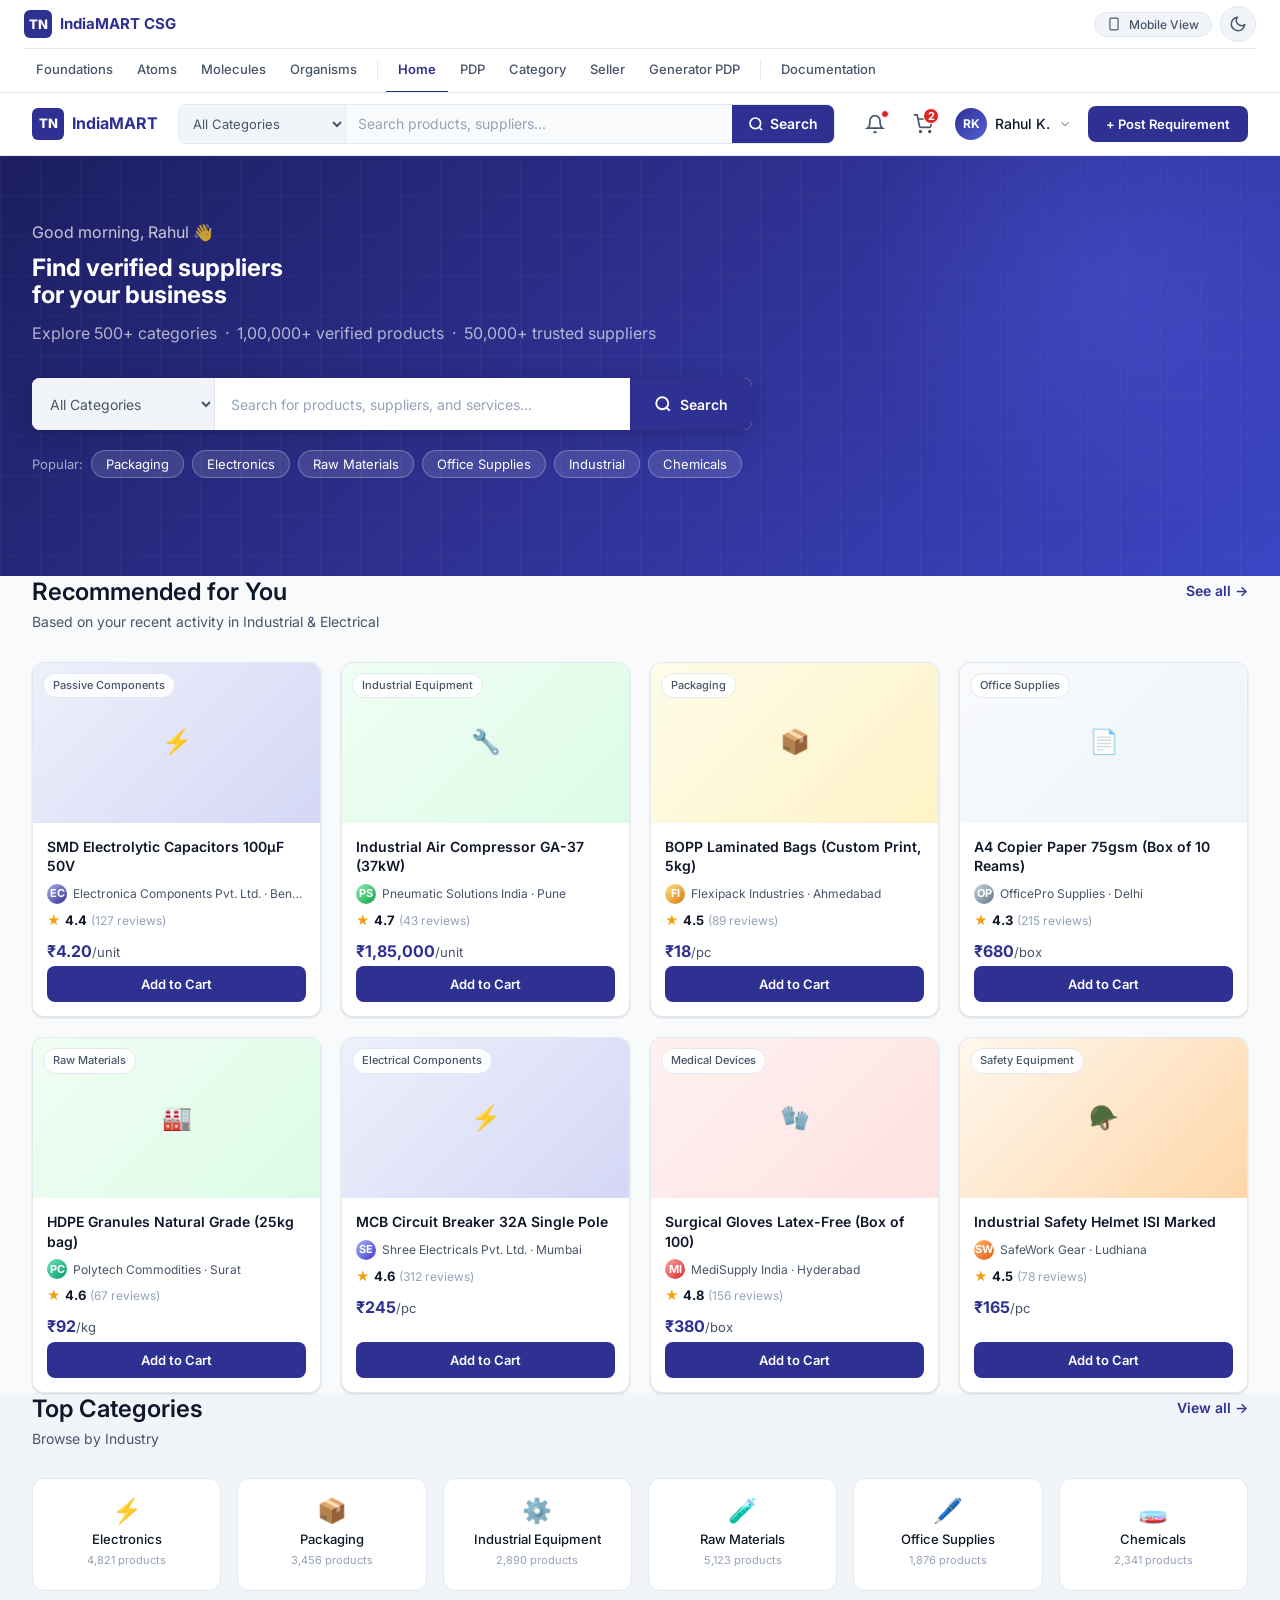
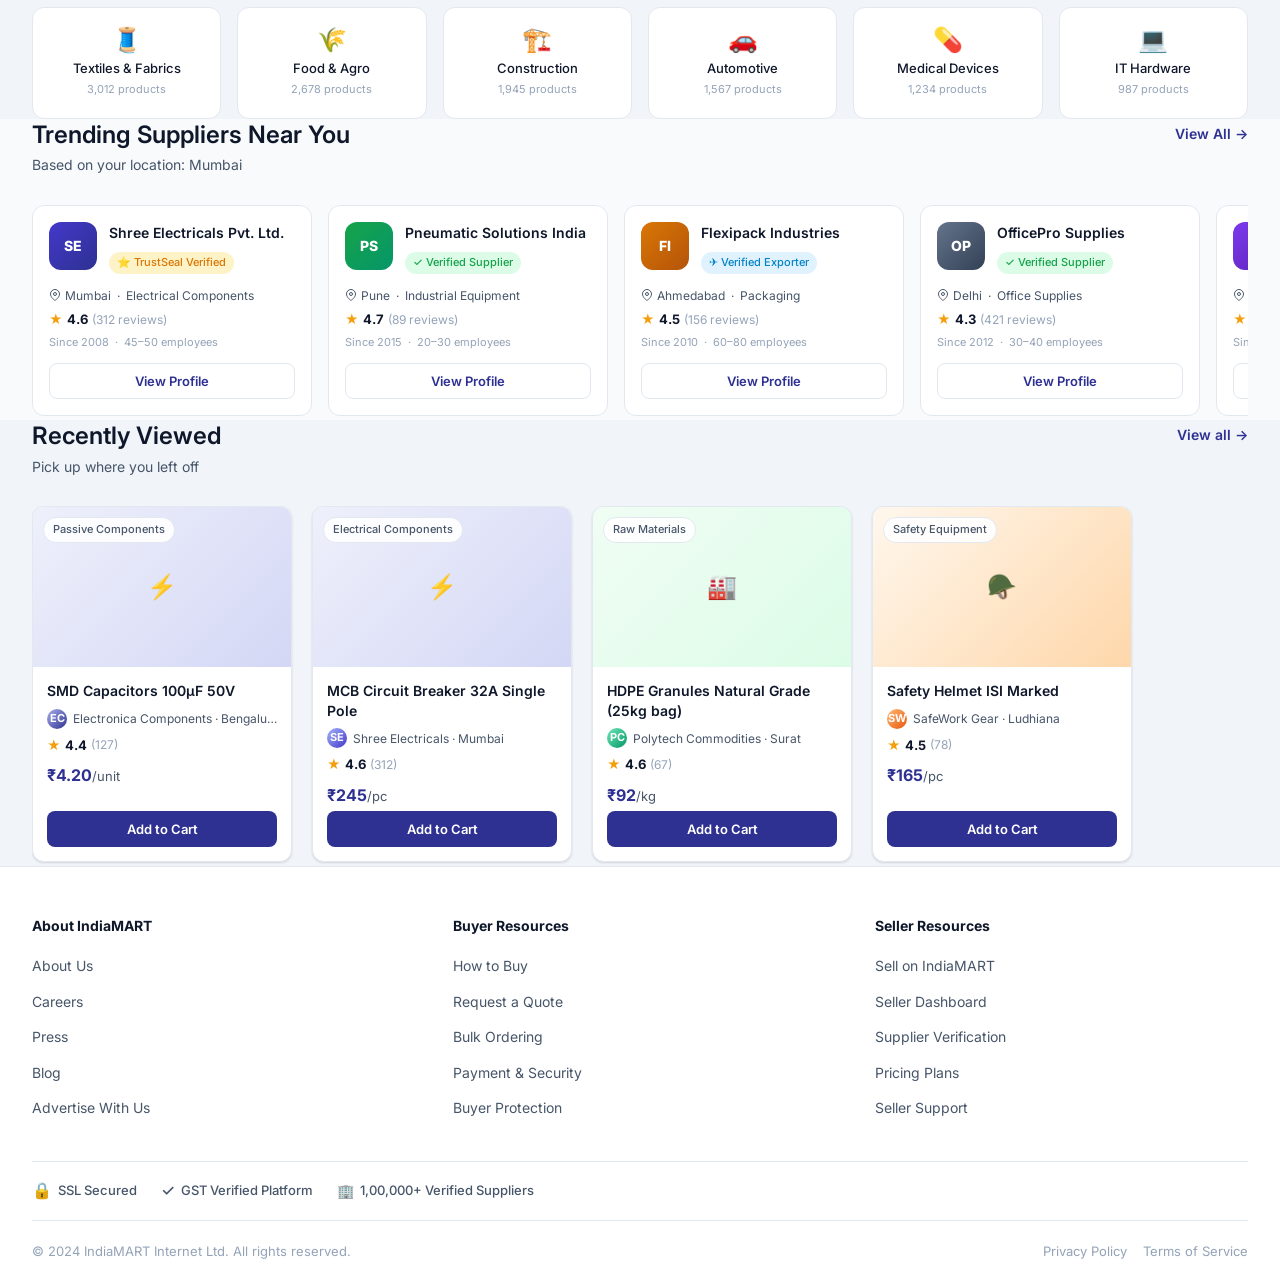
<file: pages/homepage.html>
<!DOCTYPE html>
<html lang="en">
<head>
  <meta charset="UTF-8" />
  <meta name="viewport" content="width=device-width, initial-scale=1.0" />
  <title>IndiaMART — B2B Marketplace Homepage</title>
  <link rel="stylesheet" href="../shared/tokens.css" />
  <link rel="stylesheet" href="../shared/nav.css" />
  <style>
    /* =====================================================
       PAGE-LEVEL RESETS & HELPERS
       ===================================================== */
    button { font-family: var(--font-body); cursor: pointer; }

    /* =====================================================
       DS NAV — SITE HEADER (product header, not DS nav)
       ===================================================== */
    .site-header {
      position: sticky;
      top: 56px;
      z-index: var(--z-raised);
      height: 64px;
      background: var(--bg-card);
      border-bottom: 1px solid var(--border);
      padding: 0 32px;
      display: flex;
      align-items: center;
      gap: 20px;
    }

    .site-header-logo {
      display: flex;
      align-items: center;
      gap: 8px;
      text-decoration: none;
      flex-shrink: 0;
    }

    .site-header-logo-icon {
      width: 32px;
      height: 32px;
      background: var(--color-primary);
      border-radius: 6px;
      display: flex;
      align-items: center;
      justify-content: center;
      color: #fff;
      font-weight: 800;
      font-size: var(--text-body-small);
      flex-shrink: 0;
    }

    .site-header-logo-name {
      font-family: var(--font-heading);
      font-size: var(--text-body-large);
      font-weight: 700;
      color: var(--color-primary);
      white-space: nowrap;
    }

    .site-header-search {
      flex: 1;
      display: flex;
      align-items: center;
      border: 1.5px solid var(--border);
      border-radius: var(--radius-lg);
      overflow: hidden;
      height: 40px;
      background: var(--bg-page);
      min-width: 0;
    }

    .site-header-search:focus-within {
      border-color: var(--color-primary);
      box-shadow: 0 0 0 3px var(--color-primary-50);
    }

    .site-header-search-select {
      padding: 0 10px;
      height: 100%;
      border: none;
      border-right: 1.5px solid var(--border);
      background: var(--bg-subtle);
      font-size: var(--text-body-small);
      color: var(--text-secondary);
      font-family: var(--font-body);
      min-width: 140px;
      outline: none;
      cursor: pointer;
    }

    .site-header-search-input {
      flex: 1;
      border: none;
      background: transparent;
      padding: 0 12px;
      font-size: var(--text-cta);
      color: var(--text-primary);
      font-family: var(--font-body);
      outline: none;
      min-width: 0;
    }

    .site-header-search-input::placeholder { color: var(--text-muted); }

    .site-header-search-btn {
      padding: 0 16px;
      height: 100%;
      background: var(--color-primary);
      border: none;
      color: #fff;
      font-size: var(--text-cta);
      font-weight: 600;
      display: flex;
      align-items: center;
      gap: 6px;
      flex-shrink: 0;
      transition: opacity 150ms ease;
    }

    .site-header-search-btn:hover { opacity: 0.9; }

    .site-header-actions {
      display: flex;
      align-items: center;
      gap: 8px;
      flex-shrink: 0;
    }

    .site-header-icon-btn {
      width: 40px;
      height: 40px;
      display: flex;
      align-items: center;
      justify-content: center;
      border-radius: var(--radius-full);
      border: none;
      background: none;
      color: var(--text-secondary);
      position: relative;
      transition: background 150ms ease;
    }

    .site-header-icon-btn:hover { background: var(--bg-subtle); color: var(--text-primary); }

    .site-header-badge {
      position: absolute;
      top: 6px;
      right: 6px;
      width: 8px;
      height: 8px;
      background: var(--color-error);
      border-radius: var(--radius-full);
      border: 1.5px solid var(--bg-card);
    }

    .site-header-cart-badge {
      position: absolute;
      top: 4px;
      right: 4px;
      min-width: 16px;
      height: 16px;
      background: var(--color-error);
      border-radius: var(--radius-full);
      font-size: var(--text-caption);
      font-weight: 700;
      color: #fff;
      display: flex;
      align-items: center;
      justify-content: center;
      padding: 0 3px;
      border: 1.5px solid var(--bg-card);
    }

    .site-header-user {
      display: flex;
      align-items: center;
      gap: 8px;
      padding: 4px 8px 4px 4px;
      border-radius: var(--radius-full);
      border: none;
      background: none;
      cursor: pointer;
      transition: background 150ms ease;
    }

    .site-header-user:hover { background: var(--bg-subtle); }

    .site-header-avatar {
      width: 32px;
      height: 32px;
      border-radius: var(--radius-full);
      background: linear-gradient(135deg, var(--color-primary), var(--color-primary-400));
      display: flex;
      align-items: center;
      justify-content: center;
      color: #fff;
      font-size: var(--text-spec);
      font-weight: 700;
      flex-shrink: 0;
    }

    .site-header-username {
      font-size: var(--text-cta);
      font-weight: 500;
      color: var(--text-primary);
      white-space: nowrap;
    }

    .site-header-post-btn {
      height: 36px;
      padding: 0 18px;
      background: var(--color-primary);
      color: #fff;
      border: none;
      border-radius: var(--radius-lg);
      font-size: var(--text-body-small);
      font-weight: 600;
      white-space: nowrap;
      transition: opacity 150ms ease, transform 150ms ease;
      flex-shrink: 0;
    }

    .site-header-post-btn:hover { opacity: 0.9; transform: translateY(-1px); }

    /* =====================================================
       MOBILE HEADER
       ===================================================== */
    .mobile-header {
      display: none;
    }

    /* =====================================================
       HERO SECTION
       ===================================================== */
    .hero-section {
      background: linear-gradient(135deg, #1c1e60 0%, #2e3192 50%, #3b45c4 100%);
      min-height: 420px;
      padding: 64px 32px;
      position: relative;
      overflow: hidden;
    }

    .hero-section::before {
      content: '';
      position: absolute;
      inset: 0;
      background-image:
        linear-gradient(rgba(255,255,255,0.03) 1px, transparent 1px),
        linear-gradient(90deg, rgba(255,255,255,0.03) 1px, transparent 1px);
      background-size: 40px 40px;
      pointer-events: none;
    }

    .hero-section::after {
      content: '';
      position: absolute;
      top: -120px;
      right: -80px;
      width: 500px;
      height: 500px;
      background: radial-gradient(circle, rgba(91, 108, 255, 0.25) 0%, transparent 70%);
      pointer-events: none;
    }

    .hero-inner {
      max-width: 720px;
      position: relative;
      z-index: 1;
    }

    .hero-greeting {
      font-size: var(--text-body-large);
      font-family: var(--font-body);
      color: rgba(255,255,255,0.75);
      margin-bottom: 8px;
    }

    .hero-headline {
      font-family: var(--font-heading);
      font-size: var(--text-product-name);
      font-weight: 700;
      color: #fff;
      line-height: 1.15;
      margin-bottom: 12px;
    }

    .hero-sub {
      font-size: var(--text-body-large);
      color: rgba(255,255,255,0.65);
      margin-bottom: 32px;
    }

    .hero-search-bar {
      display: flex;
      align-items: center;
      background: #fff;
      border-radius: var(--radius-lg);
      overflow: hidden;
      height: 52px;
      box-shadow: 0 4px 24px rgba(0,0,0,0.2);
    }

    .hero-search-select {
      min-width: 160px;
      height: 100%;
      border: none;
      border-right: 1.5px solid var(--border);
      padding: 0 14px;
      font-size: var(--text-cta);
      font-family: var(--font-body);
      color: var(--text-secondary);
      background: var(--bg-subtle);
      outline: none;
      cursor: pointer;
    }

    .hero-search-input {
      flex: 1;
      border: none;
      background: transparent;
      padding: 0 16px;
      font-size: var(--text-cta);
      font-family: var(--font-body);
      color: var(--text-primary);
      outline: none;
    }

    .hero-search-input::placeholder { color: var(--text-muted); }

    .hero-search-btn {
      height: 100%;
      padding: 0 24px;
      background: var(--color-primary);
      border: none;
      color: #fff;
      font-size: var(--text-cta);
      font-weight: 600;
      font-family: var(--font-body);
      display: flex;
      align-items: center;
      gap: 8px;
      transition: opacity 150ms;
    }

    .hero-search-btn:hover { opacity: 0.9; }

    .hero-chips {
      display: flex;
      align-items: center;
      gap: 8px;
      margin-top: 20px;
      flex-wrap: wrap;
    }

    .hero-chips-label {
      font-size: var(--text-body-small);
      color: rgba(255,255,255,0.6);
      flex-shrink: 0;
    }

    .hero-chip {
      padding: 5px 14px;
      background: rgba(255,255,255,0.12);
      color: #fff;
      border: 1px solid rgba(255,255,255,0.25);
      border-radius: var(--radius-full);
      font-size: var(--text-body-small);
      font-family: var(--font-body);
      cursor: pointer;
      transition: background 150ms, border-color 150ms;
    }

    .hero-chip:hover {
      background: rgba(255,255,255,0.22);
      border-color: rgba(255,255,255,0.45);
    }

    /* =====================================================
       SECTION SHARED STYLES
       ===================================================== */
    .section-wrapper {
      padding: 60px 32px;
    }

    .ds-container {
      max-width: 1280px;
      margin: 0 auto;
      padding: 0 32px;
    }

    .section-header {
      display: flex;
      align-items: flex-start;
      justify-content: space-between;
      gap: 16px;
      margin-bottom: 28px;
    }

    .section-title {
      font-family: var(--font-heading);
      font-size: var(--text-product-name);
      font-weight: 600;
      color: var(--text-primary);
      margin-bottom: 4px;
    }

    .section-subtitle {
      font-size: var(--text-cta);
      color: var(--text-secondary);
    }

    .section-link {
      font-size: var(--text-cta);
      font-weight: 600;
      color: var(--color-primary);
      white-space: nowrap;
      text-decoration: none;
      margin-top: 4px;
      flex-shrink: 0;
    }

    .section-link:hover { text-decoration: underline; }

    /* =====================================================
       PRODUCT CARDS
       ===================================================== */
    .products-grid {
      display: grid;
      grid-template-columns: repeat(4, 1fr);
      gap: 20px;
    }

    .product-card {
      background: var(--bg-card);
      border: 1px solid var(--border);
      border-radius: var(--radius-xl);
      overflow: hidden;
      transition: all 200ms ease;
      box-shadow: var(--shadow-sm);
      display: flex;
      flex-direction: column;
    }

    .product-card:hover {
      box-shadow: var(--shadow-md);
      transform: translateY(-2px);
      border-color: var(--color-primary-200);
    }

    .product-card-img {
      height: 160px;
      display: flex;
      align-items: center;
      justify-content: center;
      font-size: var(--text-product-name);
      position: relative;
    }

    .product-card-badge {
      position: absolute;
      top: 10px;
      left: 10px;
      padding: 3px 9px;
      background: rgba(255,255,255,0.9);
      border: 1px solid var(--border);
      border-radius: var(--radius-full);
      font-size: var(--text-caption);
      font-weight: 500;
      color: var(--text-secondary);
      backdrop-filter: blur(4px);
    }

    .product-card-body {
      padding: 14px;
      flex: 1;
      display: flex;
      flex-direction: column;
    }

    .product-card-name {
      font-family: var(--font-heading);
      font-size: var(--text-cta);
      font-weight: 600;
      color: var(--text-primary);
      line-height: 1.4;
      margin-bottom: 8px;
      display: -webkit-box;
      -webkit-line-clamp: 2;
      -webkit-box-orient: vertical;
      overflow: hidden;
    }

    .product-card-seller {
      display: flex;
      align-items: center;
      gap: 6px;
      margin-bottom: 6px;
    }

    .product-card-seller-avatar {
      width: 20px;
      height: 20px;
      border-radius: var(--radius-full);
      background: linear-gradient(135deg, var(--color-primary-200), var(--color-primary));
      display: flex;
      align-items: center;
      justify-content: center;
      font-size: var(--text-caption);
      font-weight: 700;
      color: #fff;
      flex-shrink: 0;
    }

    .product-card-seller-info {
      font-size: var(--text-spec);
      color: var(--text-secondary);
      white-space: nowrap;
      overflow: hidden;
      text-overflow: ellipsis;
    }

    .product-card-rating {
      display: flex;
      align-items: center;
      gap: 4px;
      font-size: var(--text-spec);
      color: var(--text-secondary);
      margin-bottom: 8px;
    }

    .rating-star { color: #f59e0b; font-size: var(--text-body-small); }

    .product-card-price {
      font-family: var(--font-heading);
      font-size: var(--text-body-large);
      font-weight: 700;
      color: var(--color-primary);
      margin-bottom: 2px;
    }


    .product-card-atc {
      margin-top: auto;
      width: 100%;
      height: 36px;
      background: var(--color-primary);
      color: #fff;
      border: none;
      border-radius: var(--radius-lg);
      font-size: var(--text-body-small);
      font-weight: 600;
      font-family: var(--font-body);
      cursor: pointer;
      transition: opacity 150ms, transform 150ms;
    }

    .product-card-atc:hover { opacity: 0.9; transform: translateY(-1px); }

    /* =====================================================
       TOP CATEGORIES
       ===================================================== */
    .categories-section {
      background: var(--bg-subtle);
    }

    .categories-grid {
      display: grid;
      grid-template-columns: repeat(6, 1fr);
      gap: 16px;
    }

    .category-tile {
      background: var(--bg-card);
      border: 1px solid var(--border);
      border-radius: var(--radius-xl);
      padding: 20px 16px;
      text-align: center;
      cursor: pointer;
      transition: border-color 200ms, box-shadow 200ms, transform 200ms;
    }

    .category-tile:hover {
      border-color: var(--color-primary-200);
      box-shadow: var(--shadow-sm);
      transform: translateY(-2px);
    }

    .category-tile-icon {
      font-size: var(--text-product-name);
      margin-bottom: 8px;
      line-height: 1;
    }

    .category-tile-name {
      font-size: var(--text-body-small);
      font-weight: 500;
      color: var(--text-primary);
      margin-bottom: 4px;
      line-height: 1.3;
    }

    .category-tile-count {
      font-size: var(--text-caption);
      color: var(--text-muted);
    }

    /* =====================================================
       SELLER CARDS
       ===================================================== */
    .seller-scroll-wrapper {
      position: relative;
    }

    .seller-scroll {
      display: flex;
      gap: 16px;
      overflow-x: auto;
      scroll-snap-type: x mandatory;
      scrollbar-width: none;
      padding-bottom: 4px;
    }

    .seller-scroll::-webkit-scrollbar { display: none; }

    .seller-card {
      background: var(--bg-card);
      border: 1px solid var(--border);
      border-radius: var(--radius-xl);
      padding: 16px;
      min-width: 280px;
      width: 280px;
      flex-shrink: 0;
      scroll-snap-align: start;
      transition: box-shadow 200ms, border-color 200ms, transform 200ms;
    }

    .seller-card:hover {
      box-shadow: var(--shadow-md);
      border-color: var(--color-primary-200);
      transform: translateY(-2px);
    }

    .seller-card-top {
      display: flex;
      align-items: flex-start;
      gap: 12px;
      margin-bottom: 12px;
    }

    .seller-logo {
      width: 48px;
      height: 48px;
      border-radius: var(--radius-xl);
      display: flex;
      align-items: center;
      justify-content: center;
      font-size: var(--text-cta);
      font-weight: 800;
      color: #fff;
      flex-shrink: 0;
    }

    .seller-card-info { flex: 1; min-width: 0; }

    .seller-card-name {
      font-family: var(--font-heading);
      font-size: var(--text-cta);
      font-weight: 600;
      color: var(--text-primary);
      margin-bottom: 4px;
      white-space: nowrap;
      overflow: hidden;
      text-overflow: ellipsis;
    }

    .trust-badge {
      display: inline-flex;
      align-items: center;
      gap: 4px;
      padding: 2px 8px;
      border-radius: var(--radius-full);
      font-size: var(--text-caption);
      font-weight: 500;
    }

    .trust-badge-verified {
      background: var(--color-success-bg);
      color: var(--color-success);
    }

    .trust-badge-exporter {
      background: var(--color-info-bg);
      color: var(--color-info);
    }

    .trust-badge-trust {
      background: var(--color-warning-bg);
      color: var(--color-warning);
    }

    .seller-card-meta {
      font-size: var(--text-spec);
      color: var(--text-secondary);
      display: flex;
      align-items: center;
      gap: 4px;
      margin-top: 8px;
      margin-bottom: 4px;
    }

    .seller-card-rating {
      display: flex;
      align-items: center;
      gap: 4px;
      font-size: var(--text-spec);
      color: var(--text-secondary);
      margin-bottom: 4px;
    }

    .seller-card-since {
      font-size: var(--text-caption);
      color: var(--text-muted);
      margin-bottom: 12px;
    }

    .seller-card-view-btn {
      width: 100%;
      height: 36px;
      background: none;
      border: 1.5px solid var(--border);
      border-radius: var(--radius-lg);
      font-size: var(--text-body-small);
      font-weight: 600;
      font-family: var(--font-body);
      color: var(--color-primary);
      cursor: pointer;
      transition: border-color 150ms, background 150ms;
    }

    .seller-card-view-btn:hover {
      border-color: var(--color-primary);
      background: var(--color-primary-50);
    }

    /* =====================================================
       RECENTLY VIEWED SCROLL
       ===================================================== */
    .recent-scroll {
      display: flex;
      gap: 20px;
      overflow-x: auto;
      scrollbar-width: none;
      padding-bottom: 4px;
    }

    .recent-scroll::-webkit-scrollbar { display: none; }

    .recent-scroll .product-card {
      min-width: 260px;
      width: 260px;
      flex-shrink: 0;
    }

    /* =====================================================
       FOOTER
       ===================================================== */
    .site-footer {
      background: var(--bg-card);
      border-top: 1px solid var(--border);
      padding: 48px 32px 24px;
    }

    .footer-inner {
      max-width: 1280px;
      margin: 0 auto;
    }

    .footer-cols {
      display: flex;
      gap: 48px;
      margin-bottom: 40px;
    }

    .footer-col { flex: 1; }

    .footer-col-title {
      font-family: var(--font-heading);
      font-size: var(--text-cta);
      font-weight: 700;
      color: var(--text-primary);
      margin-bottom: 16px;
    }

    .footer-link-list {
      list-style: none;
      display: flex;
      flex-direction: column;
      gap: 10px;
    }

    .footer-link-list a {
      font-size: var(--text-cta);
      color: var(--text-secondary);
      text-decoration: none;
      transition: color 150ms;
    }

    .footer-link-list a:hover {
      color: var(--color-primary);
      text-decoration: none;
    }

    .footer-trust-row {
      display: flex;
      align-items: center;
      gap: 24px;
      padding: 16px 0;
      border-top: 1px solid var(--border);
      border-bottom: 1px solid var(--border);
      margin-bottom: 20px;
      flex-wrap: wrap;
    }

    .footer-trust-badge {
      display: flex;
      align-items: center;
      gap: 6px;
      font-size: var(--text-body-small);
      font-weight: 500;
      color: var(--text-secondary);
    }

    .footer-trust-icon { font-size: var(--text-body-large); }

    .footer-bottom {
      display: flex;
      align-items: center;
      justify-content: space-between;
      flex-wrap: wrap;
      gap: 12px;
    }

    .footer-copy {
      font-size: var(--text-body-small);
      color: var(--text-muted);
    }

    .footer-legal-links {
      display: flex;
      gap: 16px;
    }

    .footer-legal-links a {
      font-size: var(--text-body-small);
      color: var(--text-muted);
      text-decoration: none;
    }

    .footer-legal-links a:hover { color: var(--color-primary); text-decoration: underline; }

    /* =====================================================
       BOTTOM NAV (mobile)
       ===================================================== */
    .bottom-nav {
      display: none;
    }

    /* =====================================================
       MOBILE OVERRIDES
       ===================================================== */
    .surface-mobile .site-header { display: none; }
    .surface-mobile .mobile-header { display: block; }
    .surface-mobile .hero-section { padding: 32px 16px; min-height: auto; }
    .surface-mobile .hero-headline { font-size: var(--text-product-name); }
    .surface-mobile .hero-sub { font-size: var(--text-cta); }
    .surface-mobile .hero-search-select { min-width: 110px; }
    .surface-mobile .products-grid { grid-template-columns: 1fr 1fr !important; gap: 10px !important; }
    .surface-mobile .categories-grid { grid-template-columns: repeat(3, 1fr) !important; }
    .surface-mobile .seller-scroll { flex-direction: column !important; }
    .surface-mobile .seller-card { min-width: 100%; width: 100%; }
    .surface-mobile .recent-scroll .product-card { min-width: 200px; width: 200px; }
    .surface-mobile .section-wrapper { padding: 32px 16px; }
    .surface-mobile .ds-container { padding: 0 !important; }
    .surface-mobile .site-footer { padding: 32px 16px; }
    .surface-mobile .footer-cols { flex-direction: column; gap: 24px; }
    .surface-mobile .footer-cols { margin-bottom: 24px; }
    .surface-mobile .bottom-nav { display: flex; }
    .surface-mobile .categories-section .section-wrapper { padding: 32px 16px; }
    .surface-mobile .hero-chips { gap: 6px; }
    .surface-mobile .hero-chip { font-size: var(--text-spec); padding: 4px 10px; }
    .surface-mobile .section-title { font-size: var(--text-body-large); }
    .surface-mobile .footer-trust-row { gap: 12px; }
    .surface-mobile .footer-trust-badge { font-size: var(--text-spec); }
    .surface-mobile .footer-bottom { flex-direction: column; align-items: flex-start; }
    .surface-mobile .hero-search-btn { padding: 0 14px; font-size: var(--text-cta); }
  </style>
</head>
<body>

  <!-- ===================================================
       DS NAV BAR
       =================================================== -->
  <nav class="ds-nav">
    <div class="ds-nav-inner">
      <a href="../index.html" class="ds-nav-logo">
        <div class="ds-nav-logo-icon">TN</div>
        IndiaMART CSG
      </a>
      <div class="ds-nav-links">
        <a href="../components/foundations.html" class="ds-nav-link">Foundations</a>
        <a href="../components/atoms.html" class="ds-nav-link">Atoms</a>
        <a href="../components/molecules.html" class="ds-nav-link">Molecules</a>
        <a href="../components/organisms.html" class="ds-nav-link">Organisms</a>
        <div class="ds-nav-divider"></div>
        <a href="homepage.html" class="ds-nav-link active" data-page="homepage">Home</a>
        <a href="pdp.html" class="ds-nav-link" data-page="pdp">PDP</a>
        <a href="category.html" class="ds-nav-link" data-page="category">Category</a>
        <a href="seller-profile.html" class="ds-nav-link" data-page="seller">Seller</a>
        <a href="generator-pdp.html" class="ds-nav-link" data-page="generator-pdp">Generator PDP</a>
        <div class="ds-nav-divider"></div>
        <a href="../design-tokens.html" class="ds-nav-link" data-page="design-tokens">Documentation</a>
      </div>
      <div class="ds-nav-controls">
        <button class="ds-mobile-toggle" id="ds-mobile-toggle">
          <svg width="14" height="14" viewBox="0 0 24 24" fill="none" stroke="currentColor" stroke-width="2"><rect x="5" y="2" width="14" height="20" rx="2"/><line x1="12" y1="18" x2="12.01" y2="18"/></svg>
          Mobile View
        </button>
        <button class="ds-theme-toggle" id="ds-theme-toggle"></button>
      </div>
    </div>
  </nav>

  <!-- ===================================================
       PAGE CONTAINER
       =================================================== -->
  <div class="ds-page" id="ds-page-container">

    <!-- Mobile Header (shown only in mobile view) -->
    <div class="mobile-header">
      <div style="background: var(--color-primary); height: 56px; padding: 0 16px; display: flex; align-items: center; justify-content: space-between; color: #fff;">
        <div style="display: flex; align-items: center; gap: 8px;">
          <div style="width: 28px; height: 28px; border-radius: 6px; display: flex; align-items: center; justify-content: center; font-weight: 800; font-size: var(--text-spec); background: rgba(255,255,255,0.2);">TN</div>
          <span style="font-family: var(--font-heading); font-weight: 700; font-size: var(--text-body-large);">IndiaMART</span>
        </div>
        <div style="display: flex; gap: 8px;">
          <button style="width: 40px; height: 40px; background: none; border: none; color: #fff; cursor: pointer; display: flex; align-items: center; justify-content: center; font-size: var(--text-body-large);">🔍</button>
          <button style="width: 40px; height: 40px; background: none; border: none; color: #fff; cursor: pointer; display: flex; align-items: center; justify-content: center; font-size: var(--text-heading);">☰</button>
        </div>
      </div>
    </div>

    <!-- ===================================================
         SITE HEADER (product header)
         =================================================== -->
    <header class="site-header">
      <a href="#" class="site-header-logo">
        <div class="site-header-logo-icon">TN</div>
        <span class="site-header-logo-name">IndiaMART</span>
      </a>

      <div class="site-header-search">
        <select class="site-header-search-select">
          <option>All Categories</option>
          <option>Electronics</option>
          <option>Packaging</option>
          <option>Industrial Equipment</option>
          <option>Raw Materials</option>
          <option>Office Supplies</option>
          <option>Chemicals</option>
          <option>Textiles &amp; Fabrics</option>
          <option>Food &amp; Agro</option>
          <option>Construction</option>
          <option>Automotive</option>
          <option>Medical Devices</option>
          <option>IT Hardware</option>
        </select>
        <input class="site-header-search-input" type="text" placeholder="Search products, suppliers..." />
        <button class="site-header-search-btn">
          <svg width="16" height="16" viewBox="0 0 24 24" fill="none" stroke="currentColor" stroke-width="2.5"><circle cx="11" cy="11" r="8"/><line x1="21" y1="21" x2="16.65" y2="16.65"/></svg>
          Search
        </button>
      </div>

      <div class="site-header-actions">
        <!-- Bell -->
        <button class="site-header-icon-btn" title="Notifications">
          <svg width="20" height="20" viewBox="0 0 24 24" fill="none" stroke="currentColor" stroke-width="2"><path d="M18 8A6 6 0 0 0 6 8c0 7-3 9-3 9h18s-3-2-3-9"/><path d="M13.73 21a2 2 0 0 1-3.46 0"/></svg>
          <span class="site-header-badge"></span>
        </button>

        <!-- Cart -->
        <button class="site-header-icon-btn" title="Cart">
          <svg width="20" height="20" viewBox="0 0 24 24" fill="none" stroke="currentColor" stroke-width="2"><circle cx="9" cy="21" r="1"/><circle cx="20" cy="21" r="1"/><path d="M1 1h4l2.68 13.39a2 2 0 0 0 2 1.61h9.72a2 2 0 0 0 2-1.61L23 6H6"/></svg>
          <span class="site-header-cart-badge">2</span>
        </button>

        <!-- User -->
        <button class="site-header-user" title="Profile">
          <div class="site-header-avatar">RK</div>
          <span class="site-header-username">Rahul K.</span>
          <svg width="14" height="14" viewBox="0 0 24 24" fill="none" stroke="currentColor" stroke-width="2" style="color: var(--text-muted)"><polyline points="6 9 12 15 18 9"/></svg>
        </button>

        <!-- Post Requirement CTA -->
        <button class="site-header-post-btn">+ Post Requirement</button>
      </div>
    </header>

    <!-- ===================================================
         HERO SECTION
         =================================================== -->
    <section class="hero-section">
      <div class="hero-inner">
        <p class="hero-greeting">Good morning, Rahul 👋</p>
        <h1 class="hero-headline">Find verified suppliers<br>for your business</h1>
        <p class="hero-sub">Explore 500+ categories &nbsp;·&nbsp; 1,00,000+ verified products &nbsp;·&nbsp; 50,000+ trusted suppliers</p>

        <div class="hero-search-bar">
          <select class="hero-search-select">
            <option>All Categories</option>
            <option>Electronics</option>
            <option>Packaging</option>
            <option>Industrial Equipment</option>
            <option>Raw Materials</option>
            <option>Office Supplies</option>
          </select>
          <input class="hero-search-input" type="text" placeholder="Search for products, suppliers, and services..." />
          <button class="hero-search-btn">
            <svg width="18" height="18" viewBox="0 0 24 24" fill="none" stroke="currentColor" stroke-width="2.5"><circle cx="11" cy="11" r="8"/><line x1="21" y1="21" x2="16.65" y2="16.65"/></svg>
            Search
          </button>
        </div>

        <div class="hero-chips">
          <span class="hero-chips-label">Popular:</span>
          <button class="hero-chip">Packaging</button>
          <button class="hero-chip">Electronics</button>
          <button class="hero-chip">Raw Materials</button>
          <button class="hero-chip">Office Supplies</button>
          <button class="hero-chip">Industrial</button>
          <button class="hero-chip">Chemicals</button>
        </div>
      </div>
    </section>

    <!-- ===================================================
         RECOMMENDED FOR YOU
         =================================================== -->
    <section style="background: var(--bg-page);">
      <div class="section-wrapper ds-container" style="padding-left: 32px; padding-right: 32px;">
        <div class="section-header">
          <div>
            <h2 class="section-title">Recommended for You</h2>
            <p class="section-subtitle">Based on your recent activity in Industrial &amp; Electrical</p>
          </div>
          <a href="#" class="section-link">See all →</a>
        </div>

        <div class="products-grid">

          <!-- Card 1 -->
          <div class="product-card">
            <div class="product-card-img" style="background: linear-gradient(135deg, #eef0fb, #d4d7f5);">
              ⚡
              <span class="product-card-badge">Passive Components</span>
            </div>
            <div class="product-card-body">
              <div class="product-card-name">SMD Electrolytic Capacitors 100µF 50V</div>
              <div class="product-card-seller">
                <div class="product-card-seller-avatar">EC</div>
                <span class="product-card-seller-info">Electronica Components Pvt. Ltd. · Bengaluru</span>
              </div>
              <div class="product-card-rating">
                <span class="rating-star">★</span>
                <strong style="font-size: var(--text-body-small); color: var(--text-primary);">4.4</strong>
                <span style="color: var(--text-muted);">(127 reviews)</span>
              </div>
              <div class="product-card-price">₹4.20<span style="font-size: var(--text-body-small); font-weight: 400; color: var(--text-secondary);">/unit</span></div>
              <button class="product-card-atc">Add to Cart</button>
            </div>
          </div>

          <!-- Card 2 -->
          <div class="product-card">
            <div class="product-card-img" style="background: linear-gradient(135deg, #f0fdf4, #dcfce7);">
              🔧
              <span class="product-card-badge">Industrial Equipment</span>
            </div>
            <div class="product-card-body">
              <div class="product-card-name">Industrial Air Compressor GA-37 (37kW)</div>
              <div class="product-card-seller">
                <div class="product-card-seller-avatar" style="background: linear-gradient(135deg, #86efac, #16a34a);">PS</div>
                <span class="product-card-seller-info">Pneumatic Solutions India · Pune</span>
              </div>
              <div class="product-card-rating">
                <span class="rating-star">★</span>
                <strong style="font-size: var(--text-body-small); color: var(--text-primary);">4.7</strong>
                <span style="color: var(--text-muted);">(43 reviews)</span>
              </div>
              <div class="product-card-price">₹1,85,000<span style="font-size: var(--text-body-small); font-weight: 400; color: var(--text-secondary);">/unit</span></div>
              <button class="product-card-atc">Add to Cart</button>
            </div>
          </div>

          <!-- Card 3 -->
          <div class="product-card">
            <div class="product-card-img" style="background: linear-gradient(135deg, #fefce8, #fef3c7);">
              📦
              <span class="product-card-badge">Packaging</span>
            </div>
            <div class="product-card-body">
              <div class="product-card-name">BOPP Laminated Bags (Custom Print, 5kg)</div>
              <div class="product-card-seller">
                <div class="product-card-seller-avatar" style="background: linear-gradient(135deg, #fde68a, #d97706);">FI</div>
                <span class="product-card-seller-info">Flexipack Industries · Ahmedabad</span>
              </div>
              <div class="product-card-rating">
                <span class="rating-star">★</span>
                <strong style="font-size: var(--text-body-small); color: var(--text-primary);">4.5</strong>
                <span style="color: var(--text-muted);">(89 reviews)</span>
              </div>
              <div class="product-card-price">₹18<span style="font-size: var(--text-body-small); font-weight: 400; color: var(--text-secondary);">/pc</span></div>
              <button class="product-card-atc">Add to Cart</button>
            </div>
          </div>

          <!-- Card 4 -->
          <div class="product-card">
            <div class="product-card-img" style="background: linear-gradient(135deg, #f8fafc, #f1f5f9);">
              📄
              <span class="product-card-badge">Office Supplies</span>
            </div>
            <div class="product-card-body">
              <div class="product-card-name">A4 Copier Paper 75gsm (Box of 10 Reams)</div>
              <div class="product-card-seller">
                <div class="product-card-seller-avatar" style="background: linear-gradient(135deg, #cbd5e1, #64748b);">OP</div>
                <span class="product-card-seller-info">OfficePro Supplies · Delhi</span>
              </div>
              <div class="product-card-rating">
                <span class="rating-star">★</span>
                <strong style="font-size: var(--text-body-small); color: var(--text-primary);">4.3</strong>
                <span style="color: var(--text-muted);">(215 reviews)</span>
              </div>
              <div class="product-card-price">₹680<span style="font-size: var(--text-body-small); font-weight: 400; color: var(--text-secondary);">/box</span></div>
              <button class="product-card-atc">Add to Cart</button>
            </div>
          </div>

          <!-- Card 5 -->
          <div class="product-card">
            <div class="product-card-img" style="background: linear-gradient(135deg, #f0fdf4, #dcfce7);">
              🏭
              <span class="product-card-badge">Raw Materials</span>
            </div>
            <div class="product-card-body">
              <div class="product-card-name">HDPE Granules Natural Grade (25kg bag)</div>
              <div class="product-card-seller">
                <div class="product-card-seller-avatar" style="background: linear-gradient(135deg, #6ee7b7, #059669);">PC</div>
                <span class="product-card-seller-info">Polytech Commodities · Surat</span>
              </div>
              <div class="product-card-rating">
                <span class="rating-star">★</span>
                <strong style="font-size: var(--text-body-small); color: var(--text-primary);">4.6</strong>
                <span style="color: var(--text-muted);">(67 reviews)</span>
              </div>
              <div class="product-card-price">₹92<span style="font-size: var(--text-body-small); font-weight: 400; color: var(--text-secondary);">/kg</span></div>
              <button class="product-card-atc">Add to Cart</button>
            </div>
          </div>

          <!-- Card 6 -->
          <div class="product-card">
            <div class="product-card-img" style="background: linear-gradient(135deg, #eef0fb, #d4d7f5);">
              ⚡
              <span class="product-card-badge">Electrical Components</span>
            </div>
            <div class="product-card-body">
              <div class="product-card-name">MCB Circuit Breaker 32A Single Pole</div>
              <div class="product-card-seller">
                <div class="product-card-seller-avatar" style="background: linear-gradient(135deg, #a5b4fc, #4338ca);">SE</div>
                <span class="product-card-seller-info">Shree Electricals Pvt. Ltd. · Mumbai</span>
              </div>
              <div class="product-card-rating">
                <span class="rating-star">★</span>
                <strong style="font-size: var(--text-body-small); color: var(--text-primary);">4.6</strong>
                <span style="color: var(--text-muted);">(312 reviews)</span>
              </div>
              <div class="product-card-price">₹245<span style="font-size: var(--text-body-small); font-weight: 400; color: var(--text-secondary);">/pc</span></div>
              <button class="product-card-atc">Add to Cart</button>
            </div>
          </div>

          <!-- Card 7 -->
          <div class="product-card">
            <div class="product-card-img" style="background: linear-gradient(135deg, #fff0f0, #fee2e2);">
              🧤
              <span class="product-card-badge">Medical Devices</span>
            </div>
            <div class="product-card-body">
              <div class="product-card-name">Surgical Gloves Latex-Free (Box of 100)</div>
              <div class="product-card-seller">
                <div class="product-card-seller-avatar" style="background: linear-gradient(135deg, #fca5a5, #dc2626);">MI</div>
                <span class="product-card-seller-info">MediSupply India · Hyderabad</span>
              </div>
              <div class="product-card-rating">
                <span class="rating-star">★</span>
                <strong style="font-size: var(--text-body-small); color: var(--text-primary);">4.8</strong>
                <span style="color: var(--text-muted);">(156 reviews)</span>
              </div>
              <div class="product-card-price">₹380<span style="font-size: var(--text-body-small); font-weight: 400; color: var(--text-secondary);">/box</span></div>
              <button class="product-card-atc">Add to Cart</button>
            </div>
          </div>

          <!-- Card 8 -->
          <div class="product-card">
            <div class="product-card-img" style="background: linear-gradient(135deg, #fff7ed, #fed7aa);">
              🪖
              <span class="product-card-badge">Safety Equipment</span>
            </div>
            <div class="product-card-body">
              <div class="product-card-name">Industrial Safety Helmet ISI Marked</div>
              <div class="product-card-seller">
                <div class="product-card-seller-avatar" style="background: linear-gradient(135deg, #fdba74, #ea580c);">SW</div>
                <span class="product-card-seller-info">SafeWork Gear · Ludhiana</span>
              </div>
              <div class="product-card-rating">
                <span class="rating-star">★</span>
                <strong style="font-size: var(--text-body-small); color: var(--text-primary);">4.5</strong>
                <span style="color: var(--text-muted);">(78 reviews)</span>
              </div>
              <div class="product-card-price">₹165<span style="font-size: var(--text-body-small); font-weight: 400; color: var(--text-secondary);">/pc</span></div>
              <button class="product-card-atc">Add to Cart</button>
            </div>
          </div>

        </div><!-- /products-grid -->
      </div>
    </section>

    <!-- ===================================================
         TOP CATEGORIES
         =================================================== -->
    <section class="categories-section">
      <div class="section-wrapper ds-container" style="padding-left: 32px; padding-right: 32px;">
        <div class="section-header">
          <div>
            <h2 class="section-title">Top Categories</h2>
            <p class="section-subtitle">Browse by Industry</p>
          </div>
          <a href="#" class="section-link">View all →</a>
        </div>

        <div class="categories-grid">
          <div class="category-tile">
            <div class="category-tile-icon">⚡</div>
            <div class="category-tile-name">Electronics</div>
            <div class="category-tile-count">4,821 products</div>
          </div>
          <div class="category-tile">
            <div class="category-tile-icon">📦</div>
            <div class="category-tile-name">Packaging</div>
            <div class="category-tile-count">3,456 products</div>
          </div>
          <div class="category-tile">
            <div class="category-tile-icon">⚙️</div>
            <div class="category-tile-name">Industrial Equipment</div>
            <div class="category-tile-count">2,890 products</div>
          </div>
          <div class="category-tile">
            <div class="category-tile-icon">🧪</div>
            <div class="category-tile-name">Raw Materials</div>
            <div class="category-tile-count">5,123 products</div>
          </div>
          <div class="category-tile">
            <div class="category-tile-icon">🖊️</div>
            <div class="category-tile-name">Office Supplies</div>
            <div class="category-tile-count">1,876 products</div>
          </div>
          <div class="category-tile">
            <div class="category-tile-icon">🧫</div>
            <div class="category-tile-name">Chemicals</div>
            <div class="category-tile-count">2,341 products</div>
          </div>
          <div class="category-tile">
            <div class="category-tile-icon">🧵</div>
            <div class="category-tile-name">Textiles &amp; Fabrics</div>
            <div class="category-tile-count">3,012 products</div>
          </div>
          <div class="category-tile">
            <div class="category-tile-icon">🌾</div>
            <div class="category-tile-name">Food &amp; Agro</div>
            <div class="category-tile-count">2,678 products</div>
          </div>
          <div class="category-tile">
            <div class="category-tile-icon">🏗️</div>
            <div class="category-tile-name">Construction</div>
            <div class="category-tile-count">1,945 products</div>
          </div>
          <div class="category-tile">
            <div class="category-tile-icon">🚗</div>
            <div class="category-tile-name">Automotive</div>
            <div class="category-tile-count">1,567 products</div>
          </div>
          <div class="category-tile">
            <div class="category-tile-icon">💊</div>
            <div class="category-tile-name">Medical Devices</div>
            <div class="category-tile-count">1,234 products</div>
          </div>
          <div class="category-tile">
            <div class="category-tile-icon">💻</div>
            <div class="category-tile-name">IT Hardware</div>
            <div class="category-tile-count">987 products</div>
          </div>
        </div>
      </div>
    </section>

    <!-- ===================================================
         TRENDING SUPPLIERS
         =================================================== -->
    <section style="background: var(--bg-page);">
      <div class="section-wrapper ds-container" style="padding-left: 32px; padding-right: 32px;">
        <div class="section-header">
          <div>
            <h2 class="section-title">Trending Suppliers Near You</h2>
            <p class="section-subtitle">Based on your location: Mumbai</p>
          </div>
          <a href="#" class="section-link">View All →</a>
        </div>

        <div class="seller-scroll-wrapper">
          <div class="seller-scroll">

            <!-- Seller 1 -->
            <div class="seller-card">
              <div class="seller-card-top">
                <div class="seller-logo" style="background: linear-gradient(135deg, #4338ca, #2e3192);">SE</div>
                <div class="seller-card-info">
                  <div class="seller-card-name">Shree Electricals Pvt. Ltd.</div>
                  <span class="trust-badge trust-badge-trust">⭐ TrustSeal Verified</span>
                </div>
              </div>
              <div class="seller-card-meta">
                <svg width="12" height="12" viewBox="0 0 24 24" fill="none" stroke="currentColor" stroke-width="2"><path d="M21 10c0 7-9 13-9 13s-9-6-9-13a9 9 0 0 1 18 0z"/><circle cx="12" cy="10" r="3"/></svg>
                Mumbai &nbsp;·&nbsp; Electrical Components
              </div>
              <div class="seller-card-rating">
                <span class="rating-star">★</span>
                <strong style="font-size: var(--text-body-small); color: var(--text-primary);">4.6</strong>
                <span style="color: var(--text-muted);">(312 reviews)</span>
              </div>
              <div class="seller-card-since">Since 2008 &nbsp;·&nbsp; 45–50 employees</div>
              <button class="seller-card-view-btn">View Profile</button>
            </div>

            <!-- Seller 2 -->
            <div class="seller-card">
              <div class="seller-card-top">
                <div class="seller-logo" style="background: linear-gradient(135deg, #16a34a, #059669);">PS</div>
                <div class="seller-card-info">
                  <div class="seller-card-name">Pneumatic Solutions India</div>
                  <span class="trust-badge trust-badge-verified">✓ Verified Supplier</span>
                </div>
              </div>
              <div class="seller-card-meta">
                <svg width="12" height="12" viewBox="0 0 24 24" fill="none" stroke="currentColor" stroke-width="2"><path d="M21 10c0 7-9 13-9 13s-9-6-9-13a9 9 0 0 1 18 0z"/><circle cx="12" cy="10" r="3"/></svg>
                Pune &nbsp;·&nbsp; Industrial Equipment
              </div>
              <div class="seller-card-rating">
                <span class="rating-star">★</span>
                <strong style="font-size: var(--text-body-small); color: var(--text-primary);">4.7</strong>
                <span style="color: var(--text-muted);">(89 reviews)</span>
              </div>
              <div class="seller-card-since">Since 2015 &nbsp;·&nbsp; 20–30 employees</div>
              <button class="seller-card-view-btn">View Profile</button>
            </div>

            <!-- Seller 3 -->
            <div class="seller-card">
              <div class="seller-card-top">
                <div class="seller-logo" style="background: linear-gradient(135deg, #d97706, #b45309);">FI</div>
                <div class="seller-card-info">
                  <div class="seller-card-name">Flexipack Industries</div>
                  <span class="trust-badge trust-badge-exporter">✈ Verified Exporter</span>
                </div>
              </div>
              <div class="seller-card-meta">
                <svg width="12" height="12" viewBox="0 0 24 24" fill="none" stroke="currentColor" stroke-width="2"><path d="M21 10c0 7-9 13-9 13s-9-6-9-13a9 9 0 0 1 18 0z"/><circle cx="12" cy="10" r="3"/></svg>
                Ahmedabad &nbsp;·&nbsp; Packaging
              </div>
              <div class="seller-card-rating">
                <span class="rating-star">★</span>
                <strong style="font-size: var(--text-body-small); color: var(--text-primary);">4.5</strong>
                <span style="color: var(--text-muted);">(156 reviews)</span>
              </div>
              <div class="seller-card-since">Since 2010 &nbsp;·&nbsp; 60–80 employees</div>
              <button class="seller-card-view-btn">View Profile</button>
            </div>

            <!-- Seller 4 -->
            <div class="seller-card">
              <div class="seller-card-top">
                <div class="seller-logo" style="background: linear-gradient(135deg, #64748b, #334155);">OP</div>
                <div class="seller-card-info">
                  <div class="seller-card-name">OfficePro Supplies</div>
                  <span class="trust-badge trust-badge-verified">✓ Verified Supplier</span>
                </div>
              </div>
              <div class="seller-card-meta">
                <svg width="12" height="12" viewBox="0 0 24 24" fill="none" stroke="currentColor" stroke-width="2"><path d="M21 10c0 7-9 13-9 13s-9-6-9-13a9 9 0 0 1 18 0z"/><circle cx="12" cy="10" r="3"/></svg>
                Delhi &nbsp;·&nbsp; Office Supplies
              </div>
              <div class="seller-card-rating">
                <span class="rating-star">★</span>
                <strong style="font-size: var(--text-body-small); color: var(--text-primary);">4.3</strong>
                <span style="color: var(--text-muted);">(421 reviews)</span>
              </div>
              <div class="seller-card-since">Since 2012 &nbsp;·&nbsp; 30–40 employees</div>
              <button class="seller-card-view-btn">View Profile</button>
            </div>

            <!-- Seller 5 -->
            <div class="seller-card">
              <div class="seller-card-top">
                <div class="seller-logo" style="background: linear-gradient(135deg, #7c3aed, #5b21b6);">EC</div>
                <div class="seller-card-info">
                  <div class="seller-card-name">Electronica Components Pvt. Ltd.</div>
                  <span class="trust-badge trust-badge-verified">✓ Verified Supplier</span>
                </div>
              </div>
              <div class="seller-card-meta">
                <svg width="12" height="12" viewBox="0 0 24 24" fill="none" stroke="currentColor" stroke-width="2"><path d="M21 10c0 7-9 13-9 13s-9-6-9-13a9 9 0 0 1 18 0z"/><circle cx="12" cy="10" r="3"/></svg>
                Bengaluru &nbsp;·&nbsp; Electronics
              </div>
              <div class="seller-card-rating">
                <span class="rating-star">★</span>
                <strong style="font-size: var(--text-body-small); color: var(--text-primary);">4.4</strong>
                <span style="color: var(--text-muted);">(127 reviews)</span>
              </div>
              <div class="seller-card-since">Since 2005 &nbsp;·&nbsp; 25–35 employees</div>
              <button class="seller-card-view-btn">View Profile</button>
            </div>

          </div><!-- /seller-scroll -->
        </div>
      </div>
    </section>

    <!-- ===================================================
         RECENTLY VIEWED
         =================================================== -->
    <section style="background: var(--bg-subtle);">
      <div class="section-wrapper ds-container" style="padding-left: 32px; padding-right: 32px;">
        <div class="section-header">
          <div>
            <h2 class="section-title">Recently Viewed</h2>
            <p class="section-subtitle">Pick up where you left off</p>
          </div>
          <a href="#" class="section-link">View all →</a>
        </div>

        <div class="recent-scroll">

          <!-- Recent 1 -->
          <div class="product-card">
            <div class="product-card-img" style="background: linear-gradient(135deg, #eef0fb, #d4d7f5);">
              ⚡
              <span class="product-card-badge">Passive Components</span>
            </div>
            <div class="product-card-body">
              <div class="product-card-name">SMD Capacitors 100µF 50V</div>
              <div class="product-card-seller">
                <div class="product-card-seller-avatar">EC</div>
                <span class="product-card-seller-info">Electronica Components · Bengaluru</span>
              </div>
              <div class="product-card-rating">
                <span class="rating-star">★</span>
                <strong style="font-size: var(--text-body-small); color: var(--text-primary);">4.4</strong>
                <span style="color: var(--text-muted);">(127)</span>
              </div>
              <div class="product-card-price">₹4.20<span style="font-size: var(--text-body-small); font-weight: 400; color: var(--text-secondary);">/unit</span></div>
              <button class="product-card-atc">Add to Cart</button>
            </div>
          </div>

          <!-- Recent 2 -->
          <div class="product-card">
            <div class="product-card-img" style="background: linear-gradient(135deg, #eef0fb, #d4d7f5);">
              ⚡
              <span class="product-card-badge">Electrical Components</span>
            </div>
            <div class="product-card-body">
              <div class="product-card-name">MCB Circuit Breaker 32A Single Pole</div>
              <div class="product-card-seller">
                <div class="product-card-seller-avatar" style="background: linear-gradient(135deg, #a5b4fc, #4338ca);">SE</div>
                <span class="product-card-seller-info">Shree Electricals · Mumbai</span>
              </div>
              <div class="product-card-rating">
                <span class="rating-star">★</span>
                <strong style="font-size: var(--text-body-small); color: var(--text-primary);">4.6</strong>
                <span style="color: var(--text-muted);">(312)</span>
              </div>
              <div class="product-card-price">₹245<span style="font-size: var(--text-body-small); font-weight: 400; color: var(--text-secondary);">/pc</span></div>
              <button class="product-card-atc">Add to Cart</button>
            </div>
          </div>

          <!-- Recent 3 -->
          <div class="product-card">
            <div class="product-card-img" style="background: linear-gradient(135deg, #f0fdf4, #dcfce7);">
              🏭
              <span class="product-card-badge">Raw Materials</span>
            </div>
            <div class="product-card-body">
              <div class="product-card-name">HDPE Granules Natural Grade (25kg bag)</div>
              <div class="product-card-seller">
                <div class="product-card-seller-avatar" style="background: linear-gradient(135deg, #6ee7b7, #059669);">PC</div>
                <span class="product-card-seller-info">Polytech Commodities · Surat</span>
              </div>
              <div class="product-card-rating">
                <span class="rating-star">★</span>
                <strong style="font-size: var(--text-body-small); color: var(--text-primary);">4.6</strong>
                <span style="color: var(--text-muted);">(67)</span>
              </div>
              <div class="product-card-price">₹92<span style="font-size: var(--text-body-small); font-weight: 400; color: var(--text-secondary);">/kg</span></div>
              <button class="product-card-atc">Add to Cart</button>
            </div>
          </div>

          <!-- Recent 4 -->
          <div class="product-card">
            <div class="product-card-img" style="background: linear-gradient(135deg, #fff7ed, #fed7aa);">
              🪖
              <span class="product-card-badge">Safety Equipment</span>
            </div>
            <div class="product-card-body">
              <div class="product-card-name">Safety Helmet ISI Marked</div>
              <div class="product-card-seller">
                <div class="product-card-seller-avatar" style="background: linear-gradient(135deg, #fdba74, #ea580c);">SW</div>
                <span class="product-card-seller-info">SafeWork Gear · Ludhiana</span>
              </div>
              <div class="product-card-rating">
                <span class="rating-star">★</span>
                <strong style="font-size: var(--text-body-small); color: var(--text-primary);">4.5</strong>
                <span style="color: var(--text-muted);">(78)</span>
              </div>
              <div class="product-card-price">₹165<span style="font-size: var(--text-body-small); font-weight: 400; color: var(--text-secondary);">/pc</span></div>
              <button class="product-card-atc">Add to Cart</button>
            </div>
          </div>

        </div><!-- /recent-scroll -->
      </div>
    </section>

    <!-- ===================================================
         FOOTER
         =================================================== -->
    <footer class="site-footer">
      <div class="footer-inner">
        <div class="footer-cols">
          <div class="footer-col">
            <div class="footer-col-title">About IndiaMART</div>
            <ul class="footer-link-list">
              <li><a href="#">About Us</a></li>
              <li><a href="#">Careers</a></li>
              <li><a href="#">Press</a></li>
              <li><a href="#">Blog</a></li>
              <li><a href="#">Advertise With Us</a></li>
            </ul>
          </div>
          <div class="footer-col">
            <div class="footer-col-title">Buyer Resources</div>
            <ul class="footer-link-list">
              <li><a href="#">How to Buy</a></li>
              <li><a href="#">Request a Quote</a></li>
              <li><a href="#">Bulk Ordering</a></li>
              <li><a href="#">Payment &amp; Security</a></li>
              <li><a href="#">Buyer Protection</a></li>
            </ul>
          </div>
          <div class="footer-col">
            <div class="footer-col-title">Seller Resources</div>
            <ul class="footer-link-list">
              <li><a href="#">Sell on IndiaMART</a></li>
              <li><a href="#">Seller Dashboard</a></li>
              <li><a href="#">Supplier Verification</a></li>
              <li><a href="#">Pricing Plans</a></li>
              <li><a href="#">Seller Support</a></li>
            </ul>
          </div>
        </div>

        <div class="footer-trust-row">
          <div class="footer-trust-badge">
            <span class="footer-trust-icon">🔒</span>
            SSL Secured
          </div>
          <div class="footer-trust-badge">
            <span class="footer-trust-icon">✓</span>
            GST Verified Platform
          </div>
          <div class="footer-trust-badge">
            <span class="footer-trust-icon" style="font-size: var(--text-cta);">🏢</span>
            1,00,000+ Verified Suppliers
          </div>
        </div>

        <div class="footer-bottom">
          <span class="footer-copy">© 2024 IndiaMART Internet Ltd. All rights reserved.</span>
          <div class="footer-legal-links">
            <a href="#">Privacy Policy</a>
            <a href="#">Terms of Service</a>
          </div>
        </div>
      </div>
    </footer>

    <!-- Bottom Nav (shown only in mobile view) -->
    <div class="bottom-nav" style="position: sticky; bottom: 0; background: var(--bg-card); border-top: 1px solid var(--border); height: 56px; z-index: 100;">
      <div style="display: flex; height: 100%; width: 100%;">
        <div style="flex: 1; display: flex; flex-direction: column; align-items: center; justify-content: center; gap: 2px; color: var(--color-primary); font-size: var(--text-caption); font-weight: 600; cursor: pointer;">
          🏠 <span>Home</span>
        </div>
        <div style="flex: 1; display: flex; flex-direction: column; align-items: center; justify-content: center; gap: 2px; color: var(--text-muted); font-size: var(--text-caption); cursor: pointer;">
          📋 <span>Categories</span>
        </div>
        <div style="flex: 1; display: flex; flex-direction: column; align-items: center; justify-content: center; gap: 2px; color: var(--text-muted); font-size: var(--text-caption); cursor: pointer;">
          🛒 <span>Cart</span>
        </div>
        <div style="flex: 1; display: flex; flex-direction: column; align-items: center; justify-content: center; gap: 2px; color: var(--text-muted); font-size: var(--text-caption); cursor: pointer;">
          💬 <span>Messages</span>
        </div>
        <div style="flex: 1; display: flex; flex-direction: column; align-items: center; justify-content: center; gap: 2px; color: var(--text-muted); font-size: var(--text-caption); cursor: pointer;">
          👤 <span>Account</span>
        </div>
      </div>
    </div>

  </div><!-- /ds-page -->

  <script src="../shared/nav.js"></script>
</body>
</html>
</file>
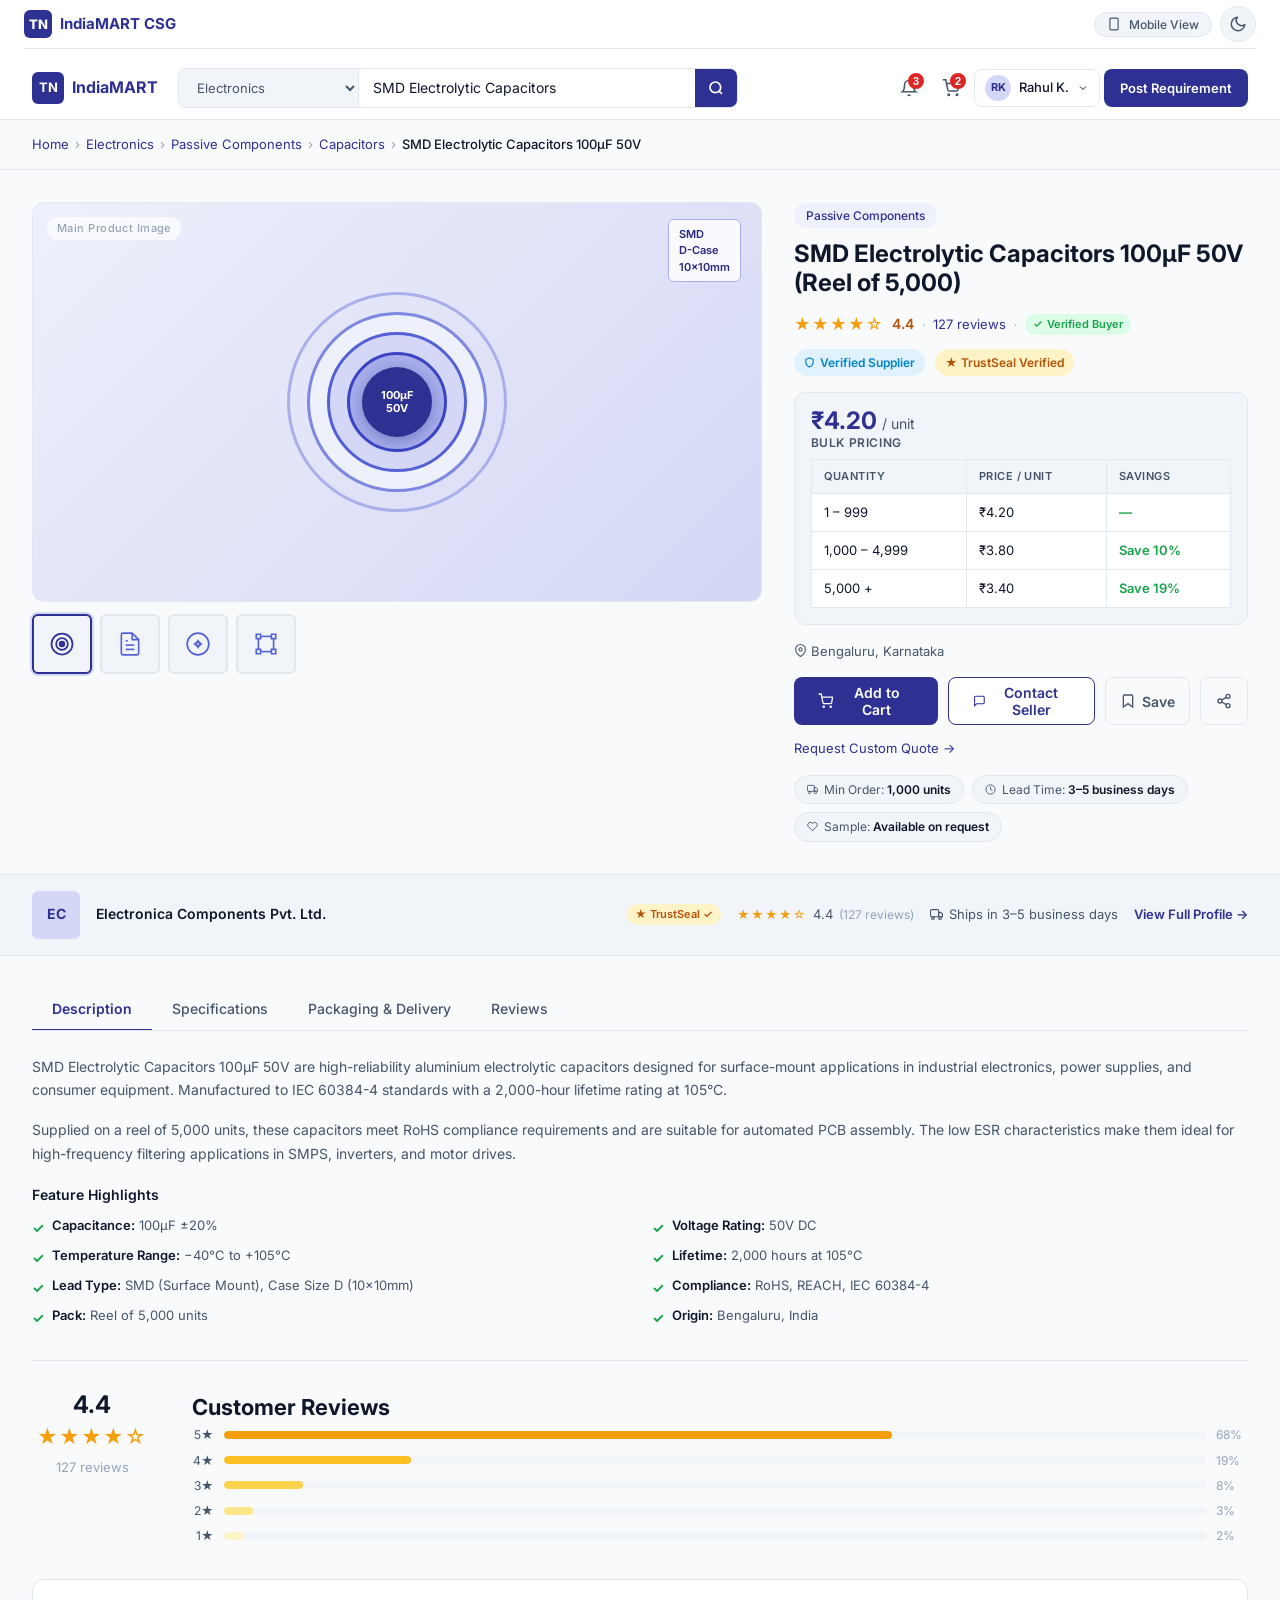
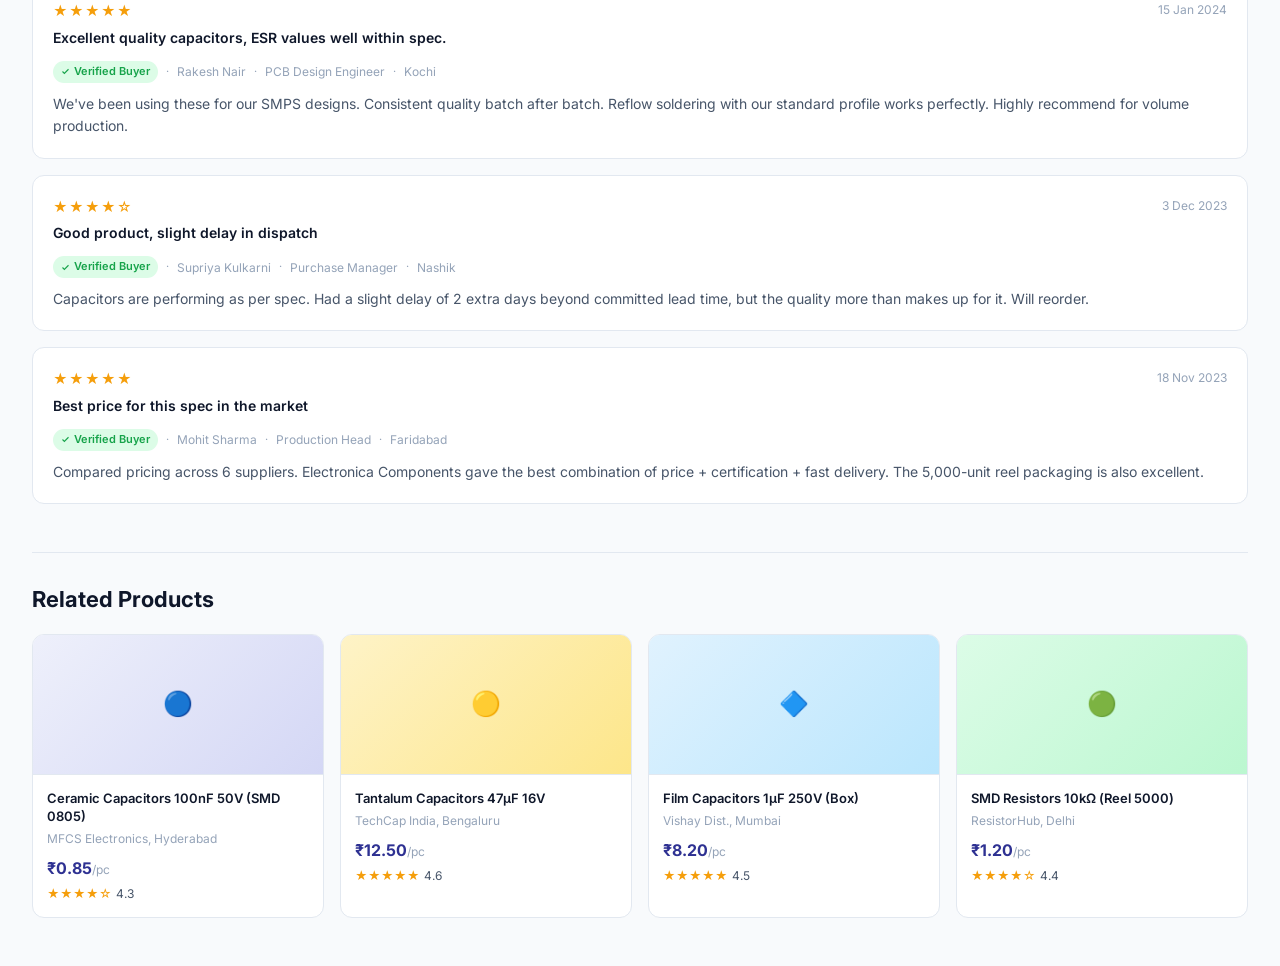
<file: pages/pdp.html>
<!DOCTYPE html>
<html lang="en">
<head>
  <meta charset="UTF-8" />
  <meta name="viewport" content="width=device-width, initial-scale=1.0" />
  <title>SMD Electrolytic Capacitors 100µF 50V — IndiaMART</title>
  <link rel="stylesheet" href="../shared/tokens.css" />
  <link rel="stylesheet" href="../shared/nav.css" />
  <style>
    /* ============================================================
       RESET & BASE
    ============================================================ */
    *, *::before, *::after { box-sizing: border-box; margin: 0; padding: 0; }
    body {
      font-family: var(--font-body);
      background: var(--bg-page);
      color: var(--text-primary);
      line-height: var(--lh-body);
    }

    /* ============================================================
       SITE STRUCTURE
    ============================================================ */
    .ds-page {
      padding-top: 56px; /* DS nav offset */
    }

    /* ============================================================
       SITE HEADER (marketplace header)
    ============================================================ */
    .site-header {
      height: 64px;
      background: var(--bg-card);
      border-bottom: 1px solid var(--border);
      padding: 0 32px;
      display: flex;
      align-items: center;
      gap: 20px;
      position: sticky;
      top: 56px;
      z-index: var(--z-sticky);
    }
    .site-header-logo {
      display: flex;
      align-items: center;
      gap: 8px;
      text-decoration: none;
      flex-shrink: 0;
    }
    .site-header-logo-mark {
      width: 32px;
      height: 32px;
      background: var(--color-primary);
      border-radius: var(--radius-md);
      display: flex;
      align-items: center;
      justify-content: center;
      color: #fff;
      font-family: var(--font-heading);
      font-weight: 700;
      font-size: var(--text-body-small);
    }
    .site-header-logo-name {
      font-family: var(--font-heading);
      font-weight: 700;
      font-size: var(--text-body-large);
      color: var(--color-primary);
    }
    .site-header-search {
      flex: 1;
      display: flex;
      align-items: center;
      gap: 0;
      border: 1px solid var(--border);
      border-radius: var(--radius-lg);
      overflow: hidden;
      background: var(--bg-card);
      max-width: 560px;
    }
    .site-header-search-cat {
      padding: 0 14px;
      height: 38px;
      border: none;
      border-right: 1px solid var(--border);
      background: var(--bg-subtle);
      font-family: var(--font-body);
      font-size: var(--text-body-small);
      color: var(--text-secondary);
      cursor: pointer;
    }
    .site-header-search-input {
      flex: 1;
      height: 38px;
      border: none;
      padding: 0 14px;
      font-family: var(--font-body);
      font-size: var(--text-cta);
      color: var(--text-primary);
      background: transparent;
      outline: none;
    }
    .site-header-search-btn {
      width: 42px;
      height: 38px;
      background: var(--color-primary);
      border: none;
      color: #fff;
      display: flex;
      align-items: center;
      justify-content: center;
      cursor: pointer;
      font-size: var(--text-body-large);
      flex-shrink: 0;
    }
    .site-header-actions {
      display: flex;
      align-items: center;
      gap: 4px;
      margin-left: auto;
    }
    .site-header-icon-btn {
      width: 38px;
      height: 38px;
      border: none;
      background: transparent;
      border-radius: var(--radius-md);
      display: flex;
      align-items: center;
      justify-content: center;
      cursor: pointer;
      color: var(--text-secondary);
      font-size: var(--text-body-large);
      position: relative;
      transition: background var(--transition-fast);
    }
    .site-header-icon-btn:hover { background: var(--bg-subtle); }
    .site-header-icon-btn .badge {
      position: absolute;
      top: 4px;
      right: 4px;
      width: 16px;
      height: 16px;
      background: var(--color-error);
      border-radius: var(--radius-full);
      font-size: var(--text-caption);
      font-weight: 700;
      color: #fff;
      display: flex;
      align-items: center;
      justify-content: center;
    }
    .site-header-avatar {
      display: flex;
      align-items: center;
      gap: 8px;
      padding: 0 10px;
      height: 38px;
      border: 1px solid var(--border);
      border-radius: var(--radius-lg);
      cursor: pointer;
      background: var(--bg-card);
      transition: background var(--transition-fast);
    }
    .site-header-avatar:hover { background: var(--bg-subtle); }
    .site-header-avatar-circle {
      width: 26px;
      height: 26px;
      background: var(--color-primary-100);
      border-radius: var(--radius-full);
      display: flex;
      align-items: center;
      justify-content: center;
      font-size: var(--text-caption);
      font-weight: 700;
      color: var(--color-primary);
    }
    .site-header-avatar-name {
      font-size: var(--text-body-small);
      font-weight: 500;
      color: var(--text-primary);
    }
    .btn-post-req {
      height: 38px;
      padding: 0 16px;
      background: var(--color-primary);
      color: #fff;
      border: none;
      border-radius: var(--radius-lg);
      font-family: var(--font-body);
      font-size: var(--text-body-small);
      font-weight: 600;
      cursor: pointer;
      white-space: nowrap;
      transition: background var(--transition-fast);
    }
    .btn-post-req:hover { background: var(--color-primary-700); }

    /* ============================================================
       MOBILE HEADER
    ============================================================ */
    .mobile-header {
      display: none;
      position: sticky;
      top: 56px;
      z-index: var(--z-sticky);
    }

    /* ============================================================
       BREADCRUMB
    ============================================================ */
    .breadcrumb {
      background: var(--bg-page);
      padding: 14px 32px;
      border-bottom: 1px solid var(--border);
    }
    .breadcrumb-inner {
      display: flex;
      align-items: center;
      gap: 4px;
      font-size: var(--text-body-small);
      flex-wrap: wrap;
    }
    .breadcrumb-link {
      color: var(--color-primary);
      text-decoration: none;
      transition: color var(--transition-fast);
    }
    .breadcrumb-link:hover { color: var(--color-primary-700); text-decoration: underline; }
    .breadcrumb-sep {
      color: var(--text-muted);
      font-size: var(--text-body-small);
      margin: 0 2px;
    }
    .breadcrumb-current {
      color: var(--text-primary);
      font-weight: 500;
    }

    /* ============================================================
       SECTION CONTAINER
    ============================================================ */
    .section-container {
      max-width: 1280px;
      margin: 0 auto;
      padding: 0 32px;
    }

    /* ============================================================
       HERO BLOCK
    ============================================================ */
    .pdp-hero {
      display: flex;
      gap: 32px;
      padding: 32px;
      max-width: 1280px;
      margin: 0 auto;
    }

    /* Left: Product Images */
    .pdp-product-img {
      width: 60%;
      flex-shrink: 0;
    }
    .pdp-main-image {
      width: 100%;
      height: 400px;
      background: linear-gradient(135deg, var(--color-primary-50), var(--color-primary-100));
      border-radius: var(--radius-xl);
      border: 1px solid var(--border);
      display: flex;
      align-items: center;
      justify-content: center;
      position: relative;
      overflow: hidden;
      margin-bottom: 12px;
    }
    .pdp-main-image-label {
      position: absolute;
      top: 14px;
      left: 14px;
      font-size: var(--text-caption);
      color: var(--text-muted);
      background: rgba(255,255,255,0.7);
      padding: 3px 10px;
      border-radius: var(--radius-full);
      font-weight: 500;
      letter-spacing: 0.04em;
    }
    /* CSS Capacitor Art */
    .capacitor-art {
      position: relative;
      width: 220px;
      height: 220px;
      display: flex;
      align-items: center;
      justify-content: center;
    }
    .cap-ring {
      position: absolute;
      border-radius: 50%;
      border: 3px solid;
    }
    .cap-ring-1 {
      width: 220px; height: 220px;
      border-color: var(--color-primary-200);
      background: transparent;
    }
    .cap-ring-2 {
      width: 180px; height: 180px;
      border-color: var(--color-primary-300);
      background: var(--color-primary-50);
    }
    .cap-ring-3 {
      width: 140px; height: 140px;
      border-color: var(--color-primary-400);
      background: var(--color-primary-100);
    }
    .cap-ring-4 {
      width: 100px; height: 100px;
      border-color: var(--color-primary-500);
      background: var(--color-primary-200);
    }
    .cap-center {
      position: absolute;
      width: 70px;
      height: 70px;
      border-radius: 50%;
      background: var(--color-primary);
      display: flex;
      flex-direction: column;
      align-items: center;
      justify-content: center;
      color: #fff;
      z-index: 1;
      box-shadow: 0 4px 16px rgba(46, 49, 146, 0.4);
    }
    .cap-center-val {
      font-family: var(--font-heading);
      font-size: var(--text-caption);
      font-weight: 700;
      line-height: 1.2;
      text-align: center;
    }
    /* Leg marks */
    .cap-legs {
      position: absolute;
      bottom: 0;
      display: flex;
      gap: 20px;
    }
    .cap-leg {
      width: 4px;
      height: 30px;
      background: var(--color-primary-600);
      border-radius: 2px;
    }
    .cap-leg-plus::after {
      content: '+';
      display: block;
      font-size: var(--text-caption);
      font-weight: 700;
      color: var(--color-primary);
      text-align: center;
      margin-top: 2px;
    }
    .cap-leg-minus::after {
      content: '–';
      display: block;
      font-size: var(--text-caption);
      font-weight: 700;
      color: var(--text-secondary);
      text-align: center;
      margin-top: 2px;
    }
    /* Spec line on ring */
    .cap-spec-line {
      position: absolute;
      top: 16px;
      right: 20px;
      background: rgba(255,255,255,0.85);
      border: 1px solid var(--color-primary-200);
      border-radius: var(--radius-md);
      padding: 6px 10px;
      font-size: var(--text-caption);
      font-family: var(--font-heading);
      font-weight: 600;
      color: var(--color-primary-700);
      line-height: 1.5;
    }

    .pdp-thumbnails {
      display: flex;
      gap: 8px;
    }
    .pdp-thumb {
      width: 60px;
      height: 60px;
      background: var(--bg-subtle);
      border-radius: var(--radius-md);
      border: 2px solid var(--border);
      display: flex;
      align-items: center;
      justify-content: center;
      cursor: pointer;
      font-size: var(--text-heading-featured);
      transition: border-color var(--transition-fast), box-shadow var(--transition-fast);
      flex-shrink: 0;
    }
    .pdp-thumb.active {
      border-color: var(--color-primary);
      box-shadow: 0 0 0 2px var(--color-primary-100);
    }
    .pdp-thumb:hover:not(.active) {
      border-color: var(--color-primary-300);
    }
    .pdp-thumb-label {
      display: none;
    }

    /* Right: Product Info */
    .pdp-product-info {
      width: 40%;
      min-width: 0;
    }

    .pdp-category-badge {
      display: inline-block;
      background: var(--color-primary-50);
      color: var(--color-primary);
      border-radius: var(--radius-full);
      padding: 3px 12px;
      font-size: var(--text-spec);
      font-weight: 500;
      margin-bottom: 12px;
    }

    .pdp-product-title {
      font-family: var(--font-heading);
      font-size: var(--text-product-name);
      font-weight: 700;
      line-height: 1.2;
      color: var(--text-primary);
      margin-bottom: 14px;
    }

    .pdp-rating-row {
      display: flex;
      align-items: center;
      gap: 8px;
      margin-bottom: 12px;
      flex-wrap: wrap;
    }
    .stars { color: #f59e0b; font-size: var(--text-body-large); letter-spacing: 1px; }
    .stars-sm { font-size: var(--text-spec); }
    .pdp-rating-val {
      font-size: var(--text-cta);
      font-weight: 600;
      color: #b45309;
    }
    .pdp-rating-count {
      font-size: var(--text-body-small);
      color: var(--color-primary);
      text-decoration: none;
      cursor: pointer;
    }
    .pdp-rating-count:hover { text-decoration: underline; }
    .pdp-rating-dot { color: var(--text-muted); font-size: var(--text-spec); }
    .badge-verified-buyer {
      display: inline-flex;
      align-items: center;
      gap: 4px;
      background: var(--color-success-bg);
      color: var(--color-success);
      border-radius: var(--radius-full);
      padding: 2px 8px;
      font-size: var(--text-caption);
      font-weight: 600;
    }

    .pdp-trust-row {
      display: flex;
      align-items: center;
      gap: 10px;
      margin-bottom: 16px;
      flex-wrap: wrap;
    }
    .badge-trust {
      display: inline-flex;
      align-items: center;
      gap: 5px;
      padding: 4px 10px;
      border-radius: var(--radius-full);
      font-size: var(--text-spec);
      font-weight: 600;
    }
    .badge-trust-blue {
      background: var(--color-info-bg);
      color: var(--color-info);
    }
    .badge-trust-gold {
      background: #fef3c7;
      color: #b45309;
    }

    /* Price Block */
    .pdp-price-block {
      background: var(--bg-subtle);
      border: 1px solid var(--border);
      border-radius: var(--radius-xl);
      padding: 16px;
      margin-bottom: 16px;
    }
    .pdp-price-main {
      font-family: var(--font-heading);
      font-size: var(--text-product-name);
      font-weight: 700;
      color: var(--color-primary);
      line-height: 1;
    }
    .pdp-price-unit {
      font-size: var(--text-cta);
      font-weight: 400;
      color: var(--text-secondary);
    }
    .pdp-bulk-label {
      font-size: var(--text-spec);
      font-weight: 600;
      color: var(--text-secondary);
      text-transform: uppercase;
      letter-spacing: 0.05em;
      margin-bottom: 6px;
    }
    .bulk-table {
      width: 100%;
      border-collapse: collapse;
      font-size: var(--text-body-small);
    }
    .bulk-table th {
      text-align: left;
      padding: 8px 12px;
      background: var(--bg-subtle);
      font-weight: 600;
      color: var(--text-secondary);
      font-size: var(--text-caption);
      text-transform: uppercase;
      letter-spacing: 0.04em;
      border: 1px solid var(--border);
    }
    .bulk-table td {
      padding: 8px 12px;
      border: 1px solid var(--border);
      background: var(--bg-card);
    }
    .bulk-table tr:hover td {
      background: var(--bg-subtle);
    }
    .bulk-table td.savings-green {
      color: var(--color-success);
      font-weight: 600;
    }

    .pdp-location {
      font-size: var(--text-body-small);
      color: var(--text-secondary);
      margin-bottom: 16px;
      display: flex;
      align-items: center;
      gap: 4px;
    }

    /* Action Buttons */
    .pdp-actions {
      display: flex;
      align-items: center;
      gap: 10px;
      margin-bottom: 10px;
      flex-wrap: wrap;
    }
    .btn {
      border: none;
      border-radius: var(--radius-lg);
      font-family: var(--font-body);
      cursor: pointer;
      font-weight: 600;
      transition: background var(--transition-fast), color var(--transition-fast), border-color var(--transition-fast);
      display: inline-flex;
      align-items: center;
      justify-content: center;
      gap: 6px;
    }
    .btn-lg { height: 48px; padding: 0 24px; font-size: var(--text-cta); }
    .btn-md { height: 40px; padding: 0 18px; font-size: var(--text-cta); }
    .btn-sm { height: 34px; padding: 0 14px; font-size: var(--text-body-small); }
    .btn-primary {
      background: var(--color-primary);
      color: #fff;
    }
    .btn-primary:hover { background: var(--color-primary-700); }
    .btn-secondary {
      background: var(--bg-card);
      color: var(--color-primary);
      border: 1.5px solid var(--color-primary);
    }
    .btn-secondary:hover { background: var(--color-primary-50); }
    .btn-ghost {
      background: transparent;
      color: var(--text-secondary);
      border: 1.5px solid var(--border);
    }
    .btn-ghost:hover { background: var(--bg-subtle); color: var(--text-primary); }
    .btn-icon {
      width: 48px;
      height: 48px;
      padding: 0;
      border-radius: var(--radius-lg);
    }
    .btn-flex { flex: 1; min-width: 120px; }

    .pdp-quote-link {
      font-size: var(--text-body-small);
      color: var(--color-primary);
      text-decoration: none;
      cursor: pointer;
      display: inline-block;
      margin-bottom: 16px;
    }
    .pdp-quote-link:hover { text-decoration: underline; }

    /* Quick Specs Strip */
    .pdp-quick-specs {
      display: flex;
      flex-wrap: wrap;
      gap: 8px;
    }
    .quick-spec-pill {
      display: flex;
      align-items: center;
      gap: 6px;
      background: var(--bg-subtle);
      border: 1px solid var(--border);
      border-radius: var(--radius-full);
      padding: 4px 12px;
      font-size: var(--text-spec);
      color: var(--text-secondary);
    }
    .quick-spec-pill strong {
      color: var(--text-primary);
      font-weight: 600;
    }

    /* ============================================================
       SELLER STRIP
    ============================================================ */
    .seller-strip {
      background: var(--bg-subtle);
      border-top: 1px solid var(--border);
      border-bottom: 1px solid var(--border);
      padding: 16px 32px;
    }
    .seller-strip-inner {
      display: flex;
      align-items: center;
      gap: 16px;
      max-width: 1280px;
      margin: 0 auto;
      flex-wrap: wrap;
    }
    .seller-avatar {
      width: 48px;
      height: 48px;
      border-radius: var(--radius-md);
      background: var(--color-primary-100);
      display: flex;
      align-items: center;
      justify-content: center;
      font-family: var(--font-heading);
      font-weight: 700;
      font-size: var(--text-cta);
      color: var(--color-primary);
      flex-shrink: 0;
    }
    .seller-name {
      font-family: var(--font-heading);
      font-size: var(--text-cta);
      font-weight: 600;
      color: var(--text-primary);
      margin-right: auto;
    }
    .seller-strip-item {
      display: flex;
      align-items: center;
      gap: 6px;
      font-size: var(--text-body-small);
      color: var(--text-secondary);
    }
    .seller-strip-link {
      color: var(--color-primary);
      text-decoration: none;
      font-size: var(--text-body-small);
      font-weight: 600;
      white-space: nowrap;
    }
    .seller-strip-link:hover { text-decoration: underline; }

    /* ============================================================
       TABS
    ============================================================ */
    .pdp-tabs-section {
      padding: 32px 32px 0;
      max-width: 1280px;
      margin: 0 auto;
    }
    /* Tab Bar — uses shared .tab / .tab-bar atom (see components/molecules.html → Tab Bar) */
    .tab-bar {
      display: flex;
      border-bottom: 1px solid var(--border);
      margin-bottom: 24px;
      overflow-x: auto;
      scrollbar-width: none;
    }
    .tab-bar::-webkit-scrollbar { display: none; }
    .tab {
      padding: 12px 20px;
      font-size: var(--text-cta);
      font-weight: 500;
      color: var(--text-secondary);
      cursor: pointer;
      border: none;
      background: none;
      border-bottom: 2px solid transparent;
      margin-bottom: -1px;
      transition: color var(--transition-fast), border-color var(--transition-fast);
      white-space: nowrap;
      font-family: var(--font-body);
    }
    .tab.active {
      color: var(--color-primary);
      border-bottom-color: var(--color-primary);
      font-weight: 600;
    }
    .tab:hover:not(.active) {
      color: var(--text-primary);
    }

    .pdp-tab-content { display: none; }
    .pdp-tab-content.active { display: block; }

    /* Description Tab */
    .tab-desc-body {
      font-size: var(--text-cta);
      color: var(--text-secondary);
      line-height: 1.7;
      margin-bottom: 16px;
    }
    .tab-desc-features {
      margin-top: 20px;
    }
    .tab-desc-features h4 {
      font-family: var(--font-heading);
      font-size: var(--text-cta);
      font-weight: 600;
      color: var(--text-primary);
      margin-bottom: 12px;
    }
    .feature-list {
      list-style: none;
      display: grid;
      grid-template-columns: 1fr 1fr;
      gap: 8px 24px;
    }
    .feature-list li {
      display: flex;
      align-items: flex-start;
      gap: 8px;
      font-size: var(--text-body-small);
      color: var(--text-secondary);
      line-height: 1.5;
    }
    .feature-check {
      color: var(--color-success);
      font-weight: 700;
      font-size: var(--text-cta);
      flex-shrink: 0;
      margin-top: 1px;
    }
    .feature-label { font-weight: 600; color: var(--text-primary); }

    /* Specs Tab */
    .specs-table {
      width: 100%;
      border-collapse: collapse;
      font-size: var(--text-body-small);
    }
    .specs-table th {
      text-align: left;
      padding: 10px 16px;
      background: var(--color-primary-50);
      font-weight: 600;
      color: var(--color-primary);
      font-size: var(--text-spec);
      text-transform: uppercase;
      letter-spacing: 0.04em;
      border: 1px solid var(--border);
    }
    .specs-table td {
      padding: 10px 16px;
      border: 1px solid var(--border);
      color: var(--text-secondary);
    }
    .specs-table td:first-child {
      font-weight: 600;
      color: var(--text-primary);
      width: 35%;
      background: var(--bg-subtle);
    }
    .specs-table td:last-child {
      width: 20%;
      color: var(--text-muted);
    }
    .specs-table tr:nth-child(even) td { background: var(--bg-subtle); }
    .specs-table tr:nth-child(even) td:first-child { background: var(--neutral-100); }

    /* ============================================================
       REVIEWS
    ============================================================ */
    .reviews-section {
      padding: 32px;
      max-width: 1280px;
      margin: 0 auto;
    }
    .reviews-header {
      display: flex;
      align-items: flex-start;
      gap: 40px;
      margin-bottom: 28px;
      flex-wrap: wrap;
    }
    .reviews-title {
      font-family: var(--font-heading);
      font-size: var(--text-heading-featured);
      font-weight: 700;
      color: var(--text-primary);
      margin-bottom: 4px;
    }
    .reviews-overall {
      text-align: center;
      min-width: 120px;
    }
    .reviews-overall-score {
      font-family: var(--font-heading);
      font-size: var(--text-product-name);
      font-weight: 700;
      color: var(--text-primary);
      line-height: 1;
    }
    .reviews-overall-label {
      font-size: var(--text-body-small);
      color: var(--text-muted);
      margin-top: 4px;
    }
    .reviews-bars {
      flex: 1;
      min-width: 220px;
    }
    .rating-bar-row {
      display: flex;
      align-items: center;
      gap: 10px;
      margin-bottom: 6px;
    }
    .rating-bar-label {
      font-size: var(--text-spec);
      color: var(--text-secondary);
      width: 22px;
      text-align: right;
      flex-shrink: 0;
    }
    .rating-bar-track {
      flex: 1;
      height: 8px;
      background: var(--bg-subtle);
      border-radius: var(--radius-full);
      overflow: hidden;
    }
    .rating-bar-fill {
      height: 100%;
      background: #f59e0b;
      border-radius: var(--radius-full);
    }
    .rating-bar-pct {
      font-size: var(--text-spec);
      color: var(--text-muted);
      width: 32px;
      flex-shrink: 0;
    }

    .review-card {
      background: var(--bg-card);
      border: 1px solid var(--border);
      border-radius: var(--radius-xl);
      padding: 20px;
      margin-bottom: 16px;
    }
    .review-card-header {
      display: flex;
      align-items: flex-start;
      justify-content: space-between;
      margin-bottom: 6px;
      gap: 12px;
    }
    .review-stars { color: #f59e0b; font-size: var(--text-cta); letter-spacing: 1px; }
    .review-title {
      font-family: var(--font-heading);
      font-size: var(--text-cta);
      font-weight: 600;
      color: var(--text-primary);
      margin-top: 4px;
      margin-bottom: 6px;
    }
    .review-meta {
      display: flex;
      align-items: center;
      gap: 8px;
      margin-bottom: 10px;
      flex-wrap: wrap;
    }
    .review-meta-item {
      font-size: var(--text-spec);
      color: var(--text-muted);
    }
    .review-meta-sep { color: var(--text-muted); font-size: var(--text-caption); }
    .review-body {
      font-size: var(--text-cta);
      color: var(--text-secondary);
      line-height: 1.6;
    }
    .review-date {
      font-size: var(--text-spec);
      color: var(--text-muted);
      white-space: nowrap;
    }

    /* ============================================================
       RELATED PRODUCTS
    ============================================================ */
    .related-section {
      padding: 0 32px 48px;
      max-width: 1280px;
      margin: 0 auto;
    }
    .related-title {
      font-family: var(--font-heading);
      font-size: var(--text-heading-featured);
      font-weight: 700;
      color: var(--text-primary);
      margin-bottom: 20px;
    }
    .related-grid {
      display: grid;
      grid-template-columns: repeat(4, 1fr);
      gap: 16px;
    }
    .product-card {
      background: var(--bg-card);
      border: 1px solid var(--border);
      border-radius: var(--radius-xl);
      overflow: hidden;
      transition: box-shadow var(--transition-normal), transform var(--transition-normal);
      cursor: pointer;
    }
    .product-card:hover {
      box-shadow: var(--shadow-md);
      transform: translateY(-2px);
    }
    .product-card-img {
      height: 140px;
      background: linear-gradient(135deg, var(--color-primary-50), var(--color-primary-100));
      display: flex;
      align-items: center;
      justify-content: center;
      font-size: var(--text-product-name);
      border-bottom: 1px solid var(--border);
    }
    .product-card-body { padding: 14px; }
    .product-card-title {
      font-family: var(--font-heading);
      font-size: var(--text-body-small);
      font-weight: 600;
      color: var(--text-primary);
      margin-bottom: 4px;
      line-height: 1.4;
    }
    .product-card-seller {
      font-size: var(--text-spec);
      color: var(--text-muted);
      margin-bottom: 8px;
    }
    .product-card-price {
      font-family: var(--font-heading);
      font-size: var(--text-body-large);
      font-weight: 700;
      color: var(--color-primary);
      margin-bottom: 2px;
    }
    .product-card-rating {
      display: flex;
      align-items: center;
      gap: 4px;
      font-size: var(--text-spec);
      color: var(--text-secondary);
    }
    .product-card-rating .stars-sm { color: #f59e0b; }

    /* ============================================================
       STICKY MOBILE CTA
    ============================================================ */
    .sticky-add-to-cart {
      display: none;
      position: sticky;
      bottom: 0;
      background: var(--bg-card);
      border-top: 1px solid var(--border);
      padding: 12px 16px;
      z-index: 100;
      gap: 12px;
    }

    /* ============================================================
       MOBILE OVERRIDES
    ============================================================ */
    .surface-mobile .pdp-hero { flex-direction: column !important; }
    .surface-mobile .pdp-product-img { width: 100% !important; }
    .surface-mobile .pdp-product-info { width: 100% !important; padding: 16px !important; }
    .surface-mobile .pdp-actions { flex-wrap: wrap; }
    .surface-mobile .site-header { display: none !important; }
    .surface-mobile .breadcrumb { display: none !important; }
    .surface-mobile .mobile-header { display: flex !important; }
    .surface-mobile .sticky-add-to-cart { display: flex !important; }
    .surface-mobile .section-container { padding: 0 16px !important; }
    .surface-mobile .pdp-tabs-section { padding: 16px 16px 0 !important; }
    .surface-mobile .reviews-section { padding: 16px !important; }
    .surface-mobile .related-section { padding: 0 16px 32px !important; }
    .surface-mobile .related-grid { grid-template-columns: 1fr 1fr !important; }
    .surface-mobile .seller-strip { padding: 12px 16px !important; }
    .surface-mobile .seller-strip-inner { flex-wrap: wrap; gap: 10px; }
    .surface-mobile .reviews-header { flex-direction: column; gap: 20px; }
    .surface-mobile .feature-list { grid-template-columns: 1fr !important; }
    .surface-mobile .pdp-main-image { height: 280px !important; }
    .surface-mobile .pdp-product-title { font-size: var(--text-heading) !important; }
    .surface-mobile .pdp-price-main { font-size: var(--text-product-name) !important; }
    .surface-mobile .pdp-hero { padding: 0 !important; }
    .surface-mobile .breadcrumb { padding: 10px 16px !important; }

    /* ============================================================
       DIVIDER
    ============================================================ */
    .section-divider {
      height: 1px;
      background: var(--border);
      margin: 0 32px;
    }
  </style>
</head>
<body>

  <!-- DS Nav Bar -->
  <nav class="ds-nav">
    <div class="ds-nav-inner">
      <a href="../index.html" class="ds-nav-logo">
        <div class="ds-nav-logo-icon">TN</div>
        IndiaMART CSG
      </a>
      <div class="ds-nav-links">
        <a href="../components/foundations.html" class="ds-nav-link">Foundations</a>
        <a href="../components/atoms.html" class="ds-nav-link">Atoms</a>
        <a href="../components/molecules.html" class="ds-nav-link">Molecules</a>
        <a href="../components/organisms.html" class="ds-nav-link">Organisms</a>
        <div class="ds-nav-divider"></div>
        <a href="homepage.html" class="ds-nav-link">Home</a>
        <a href="pdp.html" class="ds-nav-link active" data-page="pdp">PDP</a>
        <a href="category.html" class="ds-nav-link">Category</a>
        <a href="seller-profile.html" class="ds-nav-link">Seller</a>
        <a href="generator-pdp.html" class="ds-nav-link" data-page="generator-pdp">Generator PDP</a>
        <div class="ds-nav-divider"></div>
        <a href="../design-tokens.html" class="ds-nav-link" data-page="design-tokens">Documentation</a>
      </div>
      <div class="ds-nav-controls">
        <button class="ds-mobile-toggle" id="ds-mobile-toggle">
          <svg width="14" height="14" viewBox="0 0 24 24" fill="none" stroke="currentColor" stroke-width="2"><rect x="5" y="2" width="14" height="20" rx="2"/><line x1="12" y1="18" x2="12.01" y2="18"/></svg>
          Mobile View
        </button>
        <button class="ds-theme-toggle" id="ds-theme-toggle"></button>
      </div>
    </div>
  </nav>

  <!-- Page Container -->
  <div class="ds-page" id="ds-page-container">

    <!-- Mobile Header (hidden on desktop) -->
    <div class="mobile-header" style="display:none;">
      <div style="background:var(--color-primary);height:56px;padding:0 16px;display:flex;align-items:center;justify-content:space-between;color:#fff;width:100%;">
        <button style="background:none;border:none;color:#fff;cursor:pointer;font-size:var(--text-heading);">←</button>
        <span style="font-family:var(--font-heading);font-weight:600;font-size:var(--text-cta);">Product Details</span>
        <div style="display:flex;gap:8px;">
          <button style="background:none;border:none;color:#fff;cursor:pointer;font-size:var(--text-body-large);">♡</button>
          <button style="background:none;border:none;color:#fff;cursor:pointer;font-size:var(--text-body-large);">⋮</button>
        </div>
      </div>
    </div>

    <!-- ==================== SITE HEADER ==================== -->
    <header class="site-header">
      <a href="#" class="site-header-logo">
        <div class="site-header-logo-mark">TN</div>
        <span class="site-header-logo-name">IndiaMART</span>
      </a>

      <div class="site-header-search">
        <select class="site-header-search-cat" aria-label="Category">
          <option>All Categories</option>
          <option selected>Electronics</option>
          <option>Passive Components</option>
          <option>Mechanical</option>
          <option>Raw Materials</option>
        </select>
        <input class="site-header-search-input" type="text" placeholder="Search products, suppliers, categories..." value="SMD Electrolytic Capacitors" />
        <button class="site-header-search-btn" aria-label="Search">
          <svg width="16" height="16" viewBox="0 0 24 24" fill="none" stroke="currentColor" stroke-width="2.5"><circle cx="11" cy="11" r="8"/><line x1="21" y1="21" x2="16.65" y2="16.65"/></svg>
        </button>
      </div>

      <div class="site-header-actions">
        <button class="site-header-icon-btn" aria-label="Notifications">
          <svg width="18" height="18" viewBox="0 0 24 24" fill="none" stroke="currentColor" stroke-width="2"><path d="M18 8A6 6 0 0 0 6 8c0 7-3 9-3 9h18s-3-2-3-9"/><path d="M13.73 21a2 2 0 0 1-3.46 0"/></svg>
          <span class="badge">3</span>
        </button>
        <button class="site-header-icon-btn" aria-label="Cart">
          <svg width="18" height="18" viewBox="0 0 24 24" fill="none" stroke="currentColor" stroke-width="2"><circle cx="9" cy="21" r="1"/><circle cx="20" cy="21" r="1"/><path d="M1 1h4l2.68 13.39a2 2 0 0 0 2 1.61h9.72a2 2 0 0 0 2-1.61L23 6H6"/></svg>
          <span class="badge">2</span>
        </button>
        <div class="site-header-avatar" role="button" aria-label="User menu">
          <div class="site-header-avatar-circle">RK</div>
          <span class="site-header-avatar-name">Rahul K.</span>
          <svg width="12" height="12" viewBox="0 0 24 24" fill="none" stroke="currentColor" stroke-width="2"><polyline points="6 9 12 15 18 9"/></svg>
        </div>
        <button class="btn-post-req">Post Requirement</button>
      </div>
    </header>

    <!-- ==================== BREADCRUMB ==================== -->
    <nav class="breadcrumb" aria-label="Breadcrumb">
      <div class="breadcrumb-inner">
        <a href="#" class="breadcrumb-link">Home</a>
        <span class="breadcrumb-sep">›</span>
        <a href="#" class="breadcrumb-link">Electronics</a>
        <span class="breadcrumb-sep">›</span>
        <a href="#" class="breadcrumb-link">Passive Components</a>
        <span class="breadcrumb-sep">›</span>
        <a href="#" class="breadcrumb-link">Capacitors</a>
        <span class="breadcrumb-sep">›</span>
        <span class="breadcrumb-current">SMD Electrolytic Capacitors 100µF 50V</span>
      </div>
    </nav>

    <!-- ==================== HERO BLOCK ==================== -->
    <div class="pdp-hero">

      <!-- Left: Product Images -->
      <div class="pdp-product-img">
        <div class="pdp-main-image">
          <span class="pdp-main-image-label">Main Product Image</span>
          <!-- CSS Capacitor Art -->
          <div class="capacitor-art">
            <div class="cap-ring cap-ring-1"></div>
            <div class="cap-ring cap-ring-2"></div>
            <div class="cap-ring cap-ring-3"></div>
            <div class="cap-ring cap-ring-4"></div>
            <div class="cap-center">
              <div class="cap-center-val">100µF<br/>50V</div>
            </div>
          </div>
          <div class="cap-spec-line">
            SMD<br/>D-Case<br/>10×10mm
          </div>
        </div>

        <!-- Thumbnails -->
        <div class="pdp-thumbnails">
          <div class="pdp-thumb active" title="Product front view" onclick="selectThumb(this)">
            <svg width="28" height="28" viewBox="0 0 24 24" fill="none" stroke="var(--color-primary)" stroke-width="1.5"><circle cx="12" cy="12" r="9"/><circle cx="12" cy="12" r="5"/><circle cx="12" cy="12" r="2" fill="var(--color-primary)"/></svg>
          </div>
          <div class="pdp-thumb" title="Datasheet / Spec sheet" onclick="selectThumb(this)">
            <svg width="26" height="26" viewBox="0 0 24 24" fill="none" stroke="var(--color-primary-400)" stroke-width="1.5"><path d="M14 2H6a2 2 0 0 0-2 2v16a2 2 0 0 0 2 2h12a2 2 0 0 0 2-2V8z"/><polyline points="14 2 14 8 20 8"/><line x1="16" y1="13" x2="8" y2="13"/><line x1="16" y1="17" x2="8" y2="17"/><polyline points="10 9 9 9 8 9"/></svg>
          </div>
          <div class="pdp-thumb" title="Packaging reel" onclick="selectThumb(this)">
            <svg width="26" height="26" viewBox="0 0 24 24" fill="none" stroke="var(--color-primary-400)" stroke-width="1.5"><circle cx="12" cy="12" r="10"/><path d="M12 8v8M8 12h8"/><circle cx="12" cy="12" r="2" fill="var(--color-primary-200)"/></svg>
          </div>
          <div class="pdp-thumb" title="Dimensions" onclick="selectThumb(this)">
            <svg width="26" height="26" viewBox="0 0 24 24" fill="none" stroke="var(--color-primary-400)" stroke-width="1.5"><path d="M3 3h4v4H3zM17 3h4v4h-4zM3 17h4v4H3zM17 17h4v4h-4z"/><line x1="7" y1="5" x2="17" y2="5"/><line x1="7" y1="19" x2="17" y2="19"/><line x1="5" y1="7" x2="5" y2="17"/><line x1="19" y1="7" x2="19" y2="17"/></svg>
          </div>
        </div>
      </div>

      <!-- Right: Product Info -->
      <div class="pdp-product-info">

        <!-- Category Badge -->
        <span class="pdp-category-badge">Passive Components</span>

        <!-- Title -->
        <h1 class="pdp-product-title">SMD Electrolytic Capacitors 100µF 50V (Reel of 5,000)</h1>

        <!-- Rating Row -->
        <div class="pdp-rating-row">
          <span class="stars" aria-label="4.4 out of 5 stars">★★★★☆</span>
          <span class="pdp-rating-val">4.4</span>
          <span class="pdp-rating-dot">·</span>
          <a href="#reviews" class="pdp-rating-count">127 reviews</a>
          <span class="pdp-rating-dot">·</span>
          <span class="badge-verified-buyer">
            <svg width="10" height="10" viewBox="0 0 24 24" fill="none" stroke="currentColor" stroke-width="3"><polyline points="20 6 9 17 4 12"/></svg>
            Verified Buyer
          </span>
        </div>

        <!-- Trust Badges -->
        <div class="pdp-trust-row">
          <span class="badge-trust badge-trust-blue">
            <svg width="11" height="11" viewBox="0 0 24 24" fill="none" stroke="currentColor" stroke-width="2.5"><path d="M12 22s8-4 8-10V5l-8-3-8 3v7c0 6 8 10 8 10z"/></svg>
            Verified Supplier
          </span>
          <span class="badge-trust badge-trust-gold">
            ★ TrustSeal Verified
          </span>
        </div>

        <!-- Price Block -->
        <div class="pdp-price-block">
          <div class="pdp-price-main">₹4.20 <span class="pdp-price-unit">/ unit</span></div>


          <div class="pdp-bulk-label">Bulk Pricing</div>
          <table class="bulk-table">
            <thead>
              <tr>
                <th>Quantity</th>
                <th>Price / Unit</th>
                <th>Savings</th>
              </tr>
            </thead>
            <tbody>
              <tr>
                <td>1 – 999</td>
                <td>₹4.20</td>
                <td class="savings-green">—</td>
              </tr>
              <tr>
                <td>1,000 – 4,999</td>
                <td>₹3.80</td>
                <td class="savings-green">Save 10%</td>
              </tr>
              <tr>
                <td>5,000 +</td>
                <td>₹3.40</td>
                <td class="savings-green">Save 19%</td>
              </tr>
            </tbody>
          </table>
        </div>

        <!-- Location -->
        <div class="pdp-location">
          <svg width="13" height="13" viewBox="0 0 24 24" fill="none" stroke="currentColor" stroke-width="2"><path d="M21 10c0 7-9 13-9 13s-9-6-9-13a9 9 0 0 1 18 0z"/><circle cx="12" cy="10" r="3"/></svg>
          Bengaluru, Karnataka
        </div>

        <!-- Action Buttons -->
        <div class="pdp-actions">
          <button class="btn btn-primary btn-lg btn-flex">
            <svg width="16" height="16" viewBox="0 0 24 24" fill="none" stroke="currentColor" stroke-width="2"><circle cx="9" cy="21" r="1"/><circle cx="20" cy="21" r="1"/><path d="M1 1h4l2.68 13.39a2 2 0 0 0 2 1.61h9.72a2 2 0 0 0 2-1.61L23 6H6"/></svg>
            Add to Cart
          </button>
          <button class="btn btn-secondary btn-lg btn-flex">
            <svg width="16" height="16" viewBox="0 0 24 24" fill="none" stroke="currentColor" stroke-width="2"><path d="M21 15a2 2 0 0 1-2 2H7l-4 4V5a2 2 0 0 1 2-2h14a2 2 0 0 1 2 2z"/></svg>
            Contact Seller
          </button>
          <button class="btn btn-ghost btn-lg" title="Save for later" style="padding:0 14px;">
            <svg width="16" height="16" viewBox="0 0 24 24" fill="none" stroke="currentColor" stroke-width="2"><path d="M19 21l-7-5-7 5V5a2 2 0 0 1 2-2h10a2 2 0 0 1 2 2z"/></svg>
            Save
          </button>
          <button class="btn btn-ghost btn-lg btn-icon" title="Share this product">
            <svg width="16" height="16" viewBox="0 0 24 24" fill="none" stroke="currentColor" stroke-width="2"><circle cx="18" cy="5" r="3"/><circle cx="6" cy="12" r="3"/><circle cx="18" cy="19" r="3"/><line x1="8.59" y1="13.51" x2="15.42" y2="17.49"/><line x1="15.41" y1="6.51" x2="8.59" y2="10.49"/></svg>
          </button>
        </div>

        <!-- Quote Link -->
        <a href="#" class="pdp-quote-link">Request Custom Quote →</a>

        <!-- Quick Specs -->
        <div class="pdp-quick-specs">
          <div class="quick-spec-pill">
            <svg width="11" height="11" viewBox="0 0 24 24" fill="none" stroke="currentColor" stroke-width="2"><rect x="1" y="3" width="15" height="13" rx="2"/><path d="M16 8h4l3 3v5h-7V8z"/><circle cx="5.5" cy="18.5" r="2.5"/><circle cx="18.5" cy="18.5" r="2.5"/></svg>
            <span>Min Order: <strong>1,000 units</strong></span>
          </div>
          <div class="quick-spec-pill">
            <svg width="11" height="11" viewBox="0 0 24 24" fill="none" stroke="currentColor" stroke-width="2"><circle cx="12" cy="12" r="10"/><polyline points="12 6 12 12 16 14"/></svg>
            <span>Lead Time: <strong>3–5 business days</strong></span>
          </div>
          <div class="quick-spec-pill">
            <svg width="11" height="11" viewBox="0 0 24 24" fill="none" stroke="currentColor" stroke-width="2"><path d="M20.84 4.61a5.5 5.5 0 0 0-7.78 0L12 5.67l-1.06-1.06a5.5 5.5 0 0 0-7.78 7.78l1.06 1.06L12 21.23l7.78-7.78 1.06-1.06a5.5 5.5 0 0 0 0-7.78z"/></svg>
            <span>Sample: <strong>Available on request</strong></span>
          </div>
        </div>

      </div>
    </div>

    <!-- ==================== SELLER STRIP ==================== -->
    <div class="seller-strip">
      <div class="seller-strip-inner">
        <div class="seller-avatar">EC</div>
        <span class="seller-name">Electronica Components Pvt. Ltd.</span>

        <div class="seller-strip-item">
          <span class="badge-trust badge-trust-gold" style="font-size:var(--text-caption);padding:2px 8px;">★ TrustSeal ✓</span>
        </div>

        <div class="seller-strip-item">
          <span class="stars" style="font-size:var(--text-spec);">★★★★☆</span>
          <span style="font-size:var(--text-body-small);color:var(--text-secondary);">4.4</span>
          <span style="font-size:var(--text-spec);color:var(--text-muted);">(127 reviews)</span>
        </div>

        <div class="seller-strip-item">
          <svg width="13" height="13" viewBox="0 0 24 24" fill="none" stroke="currentColor" stroke-width="2"><rect x="1" y="3" width="15" height="13" rx="2"/><path d="M16 8h4l3 3v5h-7V8z"/><circle cx="5.5" cy="18.5" r="2.5"/><circle cx="18.5" cy="18.5" r="2.5"/></svg>
          Ships in 3–5 business days
        </div>

        <a href="seller-profile.html" class="seller-strip-link">View Full Profile →</a>
      </div>
    </div>

    <!-- ==================== TAB SECTION ==================== -->
    <div class="pdp-tabs-section">
      <div class="tab-bar" role="tablist">
        <button class="tab active" role="tab" onclick="switchTab(this, 'tab-description')">Description</button>
        <button class="tab" role="tab" onclick="switchTab(this, 'tab-specifications')">Specifications</button>
        <button class="tab" role="tab" onclick="switchTab(this, 'tab-packaging')">Packaging &amp; Delivery</button>
        <button class="tab" role="tab" onclick="switchTab(this, 'tab-reviews-tab')">Reviews</button>
      </div>

      <!-- Description Tab -->
      <div class="pdp-tab-content active" id="tab-description">
        <p class="tab-desc-body">
          SMD Electrolytic Capacitors 100µF 50V are high-reliability aluminium electrolytic capacitors designed for surface-mount applications in industrial electronics, power supplies, and consumer equipment. Manufactured to IEC 60384-4 standards with a 2,000-hour lifetime rating at 105°C.
        </p>
        <p class="tab-desc-body">
          Supplied on a reel of 5,000 units, these capacitors meet RoHS compliance requirements and are suitable for automated PCB assembly. The low ESR characteristics make them ideal for high-frequency filtering applications in SMPS, inverters, and motor drives.
        </p>

        <div class="tab-desc-features">
          <h4>Feature Highlights</h4>
          <ul class="feature-list">
            <li>
              <span class="feature-check">✓</span>
              <span><span class="feature-label">Capacitance:</span> 100µF ±20%</span>
            </li>
            <li>
              <span class="feature-check">✓</span>
              <span><span class="feature-label">Voltage Rating:</span> 50V DC</span>
            </li>
            <li>
              <span class="feature-check">✓</span>
              <span><span class="feature-label">Temperature Range:</span> −40°C to +105°C</span>
            </li>
            <li>
              <span class="feature-check">✓</span>
              <span><span class="feature-label">Lifetime:</span> 2,000 hours at 105°C</span>
            </li>
            <li>
              <span class="feature-check">✓</span>
              <span><span class="feature-label">Lead Type:</span> SMD (Surface Mount), Case Size D (10×10mm)</span>
            </li>
            <li>
              <span class="feature-check">✓</span>
              <span><span class="feature-label">Compliance:</span> RoHS, REACH, IEC 60384-4</span>
            </li>
            <li>
              <span class="feature-check">✓</span>
              <span><span class="feature-label">Pack:</span> Reel of 5,000 units</span>
            </li>
            <li>
              <span class="feature-check">✓</span>
              <span><span class="feature-label">Origin:</span> Bengaluru, India</span>
            </li>
          </ul>
        </div>
      </div>

      <!-- Specifications Tab -->
      <div class="pdp-tab-content" id="tab-specifications">
        <table class="specs-table">
          <thead>
            <tr>
              <th>Parameter</th>
              <th>Value</th>
              <th>Unit</th>
            </tr>
          </thead>
          <tbody>
            <tr>
              <td>Capacitance</td>
              <td>100 ±20%</td>
              <td>µF</td>
            </tr>
            <tr>
              <td>Voltage Rating</td>
              <td>50</td>
              <td>V DC</td>
            </tr>
            <tr>
              <td>Operating Temperature</td>
              <td>−40 to +105</td>
              <td>°C</td>
            </tr>
            <tr>
              <td>ESR (max @ 100 kHz)</td>
              <td>85</td>
              <td>mΩ</td>
            </tr>
            <tr>
              <td>Leakage Current (max)</td>
              <td>0.03 × C × V ≤ 3</td>
              <td>µA</td>
            </tr>
            <tr>
              <td>Dimensions (D × L)</td>
              <td>10 × 10</td>
              <td>mm</td>
            </tr>
            <tr>
              <td>Weight per unit</td>
              <td>approx. 1.8</td>
              <td>g</td>
            </tr>
            <tr>
              <td>Package</td>
              <td>Reel of 5,000 units</td>
              <td>—</td>
            </tr>
          </tbody>
        </table>
      </div>

      <!-- Packaging & Delivery Tab -->
      <div class="pdp-tab-content" id="tab-packaging">
        <div style="display:grid;grid-template-columns:1fr 1fr;gap:24px;font-size:var(--text-cta);">
          <div>
            <h4 style="font-family:var(--font-heading);font-size:var(--text-cta);font-weight:600;margin-bottom:12px;color:var(--text-primary);">Packaging Details</h4>
            <table style="width:100%;border-collapse:collapse;">
              <tbody>
                <tr style="border-bottom:1px solid var(--border);">
                  <td style="padding:10px 0;color:var(--text-muted);font-size:var(--text-body-small);width:50%;">Pack Type</td>
                  <td style="padding:10px 0;font-weight:600;font-size:var(--text-body-small);">Tape &amp; Reel (5,000 pcs)</td>
                </tr>
                <tr style="border-bottom:1px solid var(--border);">
                  <td style="padding:10px 0;color:var(--text-muted);font-size:var(--text-body-small);">Reel Size</td>
                  <td style="padding:10px 0;font-weight:600;font-size:var(--text-body-small);">330mm standard</td>
                </tr>
                <tr style="border-bottom:1px solid var(--border);">
                  <td style="padding:10px 0;color:var(--text-muted);font-size:var(--text-body-small);">Tape Width</td>
                  <td style="padding:10px 0;font-weight:600;font-size:var(--text-body-small);">16mm</td>
                </tr>
                <tr style="border-bottom:1px solid var(--border);">
                  <td style="padding:10px 0;color:var(--text-muted);font-size:var(--text-body-small);">Reel Weight</td>
                  <td style="padding:10px 0;font-weight:600;font-size:var(--text-body-small);">~9.5 kg</td>
                </tr>
                <tr>
                  <td style="padding:10px 0;color:var(--text-muted);font-size:var(--text-body-small);">Outer Carton</td>
                  <td style="padding:10px 0;font-weight:600;font-size:var(--text-body-small);">4 reels per carton</td>
                </tr>
              </tbody>
            </table>
          </div>
          <div>
            <h4 style="font-family:var(--font-heading);font-size:var(--text-cta);font-weight:600;margin-bottom:12px;color:var(--text-primary);">Delivery Information</h4>
            <table style="width:100%;border-collapse:collapse;">
              <tbody>
                <tr style="border-bottom:1px solid var(--border);">
                  <td style="padding:10px 0;color:var(--text-muted);font-size:var(--text-body-small);width:50%;">Lead Time</td>
                  <td style="padding:10px 0;font-weight:600;font-size:var(--text-body-small);">3–5 business days</td>
                </tr>
                <tr style="border-bottom:1px solid var(--border);">
                  <td style="padding:10px 0;color:var(--text-muted);font-size:var(--text-body-small);">Dispatch From</td>
                  <td style="padding:10px 0;font-weight:600;font-size:var(--text-body-small);">Bengaluru, Karnataka</td>
                </tr>
                <tr style="border-bottom:1px solid var(--border);">
                  <td style="padding:10px 0;color:var(--text-muted);font-size:var(--text-body-small);">Shipping Mode</td>
                  <td style="padding:10px 0;font-weight:600;font-size:var(--text-body-small);">Surface / Air (as agreed)</td>
                </tr>
                <tr style="border-bottom:1px solid var(--border);">
                  <td style="padding:10px 0;color:var(--text-muted);font-size:var(--text-body-small);">Pan-India Delivery</td>
                  <td style="padding:10px 0;font-weight:600;font-size:var(--text-body-small);color:var(--color-success);">Available</td>
                </tr>
                <tr>
                  <td style="padding:10px 0;color:var(--text-muted);font-size:var(--text-body-small);">Export Possible</td>
                  <td style="padding:10px 0;font-weight:600;font-size:var(--text-body-small);color:var(--color-success);">Yes</td>
                </tr>
              </tbody>
            </table>
          </div>
        </div>
      </div>

      <!-- Reviews Tab (scrolls to reviews section) -->
      <div class="pdp-tab-content" id="tab-reviews-tab">
        <p style="font-size:var(--text-cta);color:var(--text-secondary);">
          See the full reviews section below for customer feedback and ratings.
        </p>
      </div>
    </div>

    <div style="height:32px;"></div>
    <div class="section-divider"></div>

    <!-- ==================== REVIEWS SECTION ==================== -->
    <div class="reviews-section" id="reviews">
      <div class="reviews-header">

        <!-- Overall Score -->
        <div class="reviews-overall">
          <div class="reviews-overall-score">4.4</div>
          <div class="stars" style="font-size:var(--text-heading);margin:4px 0;">★★★★☆</div>
          <div class="reviews-overall-label">127 reviews</div>
        </div>

        <!-- Rating Bars -->
        <div class="reviews-bars">
          <div style="margin-bottom:4px;">
            <h3 class="reviews-title">Customer Reviews</h3>
          </div>
          <div class="rating-bar-row">
            <span class="rating-bar-label">5★</span>
            <div class="rating-bar-track"><div class="rating-bar-fill" style="width:68%;"></div></div>
            <span class="rating-bar-pct">68%</span>
          </div>
          <div class="rating-bar-row">
            <span class="rating-bar-label">4★</span>
            <div class="rating-bar-track"><div class="rating-bar-fill" style="width:19%;background:#fbbf24;"></div></div>
            <span class="rating-bar-pct">19%</span>
          </div>
          <div class="rating-bar-row">
            <span class="rating-bar-label">3★</span>
            <div class="rating-bar-track"><div class="rating-bar-fill" style="width:8%;background:#fcd34d;"></div></div>
            <span class="rating-bar-pct">8%</span>
          </div>
          <div class="rating-bar-row">
            <span class="rating-bar-label">2★</span>
            <div class="rating-bar-track"><div class="rating-bar-fill" style="width:3%;background:#fde68a;"></div></div>
            <span class="rating-bar-pct">3%</span>
          </div>
          <div class="rating-bar-row">
            <span class="rating-bar-label">1★</span>
            <div class="rating-bar-track"><div class="rating-bar-fill" style="width:2%;background:#fef3c7;"></div></div>
            <span class="rating-bar-pct">2%</span>
          </div>
        </div>
      </div>

      <!-- Review Card 1 -->
      <div class="review-card">
        <div class="review-card-header">
          <div>
            <div class="review-stars">★★★★★</div>
            <div class="review-title">Excellent quality capacitors, ESR values well within spec.</div>
          </div>
          <span class="review-date">15 Jan 2024</span>
        </div>
        <div class="review-meta">
          <span class="badge-verified-buyer" style="font-size:var(--text-caption);">
            <svg width="9" height="9" viewBox="0 0 24 24" fill="none" stroke="currentColor" stroke-width="3"><polyline points="20 6 9 17 4 12"/></svg>
            Verified Buyer
          </span>
          <span class="review-meta-sep">·</span>
          <span class="review-meta-item">Rakesh Nair</span>
          <span class="review-meta-sep">·</span>
          <span class="review-meta-item">PCB Design Engineer</span>
          <span class="review-meta-sep">·</span>
          <span class="review-meta-item">Kochi</span>
        </div>
        <p class="review-body">
          We've been using these for our SMPS designs. Consistent quality batch after batch. Reflow soldering with our standard profile works perfectly. Highly recommend for volume production.
        </p>
      </div>

      <!-- Review Card 2 -->
      <div class="review-card">
        <div class="review-card-header">
          <div>
            <div class="review-stars">★★★★☆</div>
            <div class="review-title">Good product, slight delay in dispatch</div>
          </div>
          <span class="review-date">3 Dec 2023</span>
        </div>
        <div class="review-meta">
          <span class="badge-verified-buyer" style="font-size:var(--text-caption);">
            <svg width="9" height="9" viewBox="0 0 24 24" fill="none" stroke="currentColor" stroke-width="3"><polyline points="20 6 9 17 4 12"/></svg>
            Verified Buyer
          </span>
          <span class="review-meta-sep">·</span>
          <span class="review-meta-item">Supriya Kulkarni</span>
          <span class="review-meta-sep">·</span>
          <span class="review-meta-item">Purchase Manager</span>
          <span class="review-meta-sep">·</span>
          <span class="review-meta-item">Nashik</span>
        </div>
        <p class="review-body">
          Capacitors are performing as per spec. Had a slight delay of 2 extra days beyond committed lead time, but the quality more than makes up for it. Will reorder.
        </p>
      </div>

      <!-- Review Card 3 -->
      <div class="review-card">
        <div class="review-card-header">
          <div>
            <div class="review-stars">★★★★★</div>
            <div class="review-title">Best price for this spec in the market</div>
          </div>
          <span class="review-date">18 Nov 2023</span>
        </div>
        <div class="review-meta">
          <span class="badge-verified-buyer" style="font-size:var(--text-caption);">
            <svg width="9" height="9" viewBox="0 0 24 24" fill="none" stroke="currentColor" stroke-width="3"><polyline points="20 6 9 17 4 12"/></svg>
            Verified Buyer
          </span>
          <span class="review-meta-sep">·</span>
          <span class="review-meta-item">Mohit Sharma</span>
          <span class="review-meta-sep">·</span>
          <span class="review-meta-item">Production Head</span>
          <span class="review-meta-sep">·</span>
          <span class="review-meta-item">Faridabad</span>
        </div>
        <p class="review-body">
          Compared pricing across 6 suppliers. Electronica Components gave the best combination of price + certification + fast delivery. The 5,000-unit reel packaging is also excellent.
        </p>
      </div>
    </div>

    <div class="section-divider"></div>

    <!-- ==================== RELATED PRODUCTS ==================== -->
    <div class="related-section" style="padding-top:32px;">
      <h2 class="related-title">Related Products</h2>
      <div class="related-grid">

        <!-- Card 1 -->
        <div class="product-card">
          <div class="product-card-img">🔵</div>
          <div class="product-card-body">
            <div class="product-card-title">Ceramic Capacitors 100nF 50V (SMD 0805)</div>
            <div class="product-card-seller">MFCS Electronics, Hyderabad</div>
            <div class="product-card-price">₹0.85<span style="font-size:var(--text-spec);font-weight:400;color:var(--text-muted);">/pc</span></div>
            <div class="product-card-rating">
              <span class="stars-sm">★★★★☆</span>
              <span>4.3</span>
            </div>
          </div>
        </div>

        <!-- Card 2 -->
        <div class="product-card">
          <div class="product-card-img" style="background:linear-gradient(135deg,#fef3c7,#fde68a);">🟡</div>
          <div class="product-card-body">
            <div class="product-card-title">Tantalum Capacitors 47µF 16V</div>
            <div class="product-card-seller">TechCap India, Bengaluru</div>
            <div class="product-card-price">₹12.50<span style="font-size:var(--text-spec);font-weight:400;color:var(--text-muted);">/pc</span></div>
            <div class="product-card-rating">
              <span class="stars-sm">★★★★★</span>
              <span>4.6</span>
            </div>
          </div>
        </div>

        <!-- Card 3 -->
        <div class="product-card">
          <div class="product-card-img" style="background:linear-gradient(135deg,#e0f2fe,#bae6fd);">🔷</div>
          <div class="product-card-body">
            <div class="product-card-title">Film Capacitors 1µF 250V (Box)</div>
            <div class="product-card-seller">Vishay Dist., Mumbai</div>
            <div class="product-card-price">₹8.20<span style="font-size:var(--text-spec);font-weight:400;color:var(--text-muted);">/pc</span></div>
            <div class="product-card-rating">
              <span class="stars-sm">★★★★★</span>
              <span>4.5</span>
            </div>
          </div>
        </div>

        <!-- Card 4 -->
        <div class="product-card">
          <div class="product-card-img" style="background:linear-gradient(135deg,#dcfce7,#bbf7d0);">🟢</div>
          <div class="product-card-body">
            <div class="product-card-title">SMD Resistors 10kΩ (Reel 5000)</div>
            <div class="product-card-seller">ResistorHub, Delhi</div>
            <div class="product-card-price">₹1.20<span style="font-size:var(--text-spec);font-weight:400;color:var(--text-muted);">/pc</span></div>
            <div class="product-card-rating">
              <span class="stars-sm">★★★★☆</span>
              <span>4.4</span>
            </div>
          </div>
        </div>

      </div>
    </div>

    <!-- Sticky Mobile CTA -->
    <div class="sticky-add-to-cart" style="display:none;position:sticky;bottom:0;background:var(--bg-card);border-top:1px solid var(--border);padding:12px 16px;z-index:100;gap:12px;">
      <div style="flex:1;">
        <div style="font-family:var(--font-heading);font-size:var(--text-heading);font-weight:700;color:var(--color-primary);">₹4.20<span style="font-size:var(--text-body-small);font-weight:400;color:var(--text-muted);">/unit</span></div>
      </div>
      <button style="flex:1;height:44px;background:var(--color-primary);color:#fff;border:none;border-radius:var(--radius-lg);font-weight:600;font-size:var(--text-cta);cursor:pointer;">Add to Cart</button>
    </div>

  </div><!-- /ds-page -->

  <script src="../shared/nav.js"></script>
  <script>
    /* =====================================================
       TAB SWITCHING
    ===================================================== */
    function switchTab(tabEl, contentId) {
      // Deactivate all tabs
      document.querySelectorAll('.tab-bar .tab').forEach(function(t) {
        t.classList.remove('active');
      });
      document.querySelectorAll('.pdp-tab-content').forEach(function(c) {
        c.classList.remove('active');
      });
      // Activate selected
      tabEl.classList.add('active');
      var content = document.getElementById(contentId);
      if (content) content.classList.add('active');
    }

    /* =====================================================
       THUMBNAIL SELECTION
    ===================================================== */
    function selectThumb(el) {
      document.querySelectorAll('.pdp-thumb').forEach(function(t) {
        t.classList.remove('active');
      });
      el.classList.add('active');
    }

    /* =====================================================
       RATING LINK → SCROLL TO REVIEWS
    ===================================================== */
    document.querySelector('.pdp-rating-count').addEventListener('click', function(e) {
      e.preventDefault();
      document.getElementById('reviews').scrollIntoView({ behavior: 'smooth', block: 'start' });
    });
  </script>
</body>
</html>
</file>
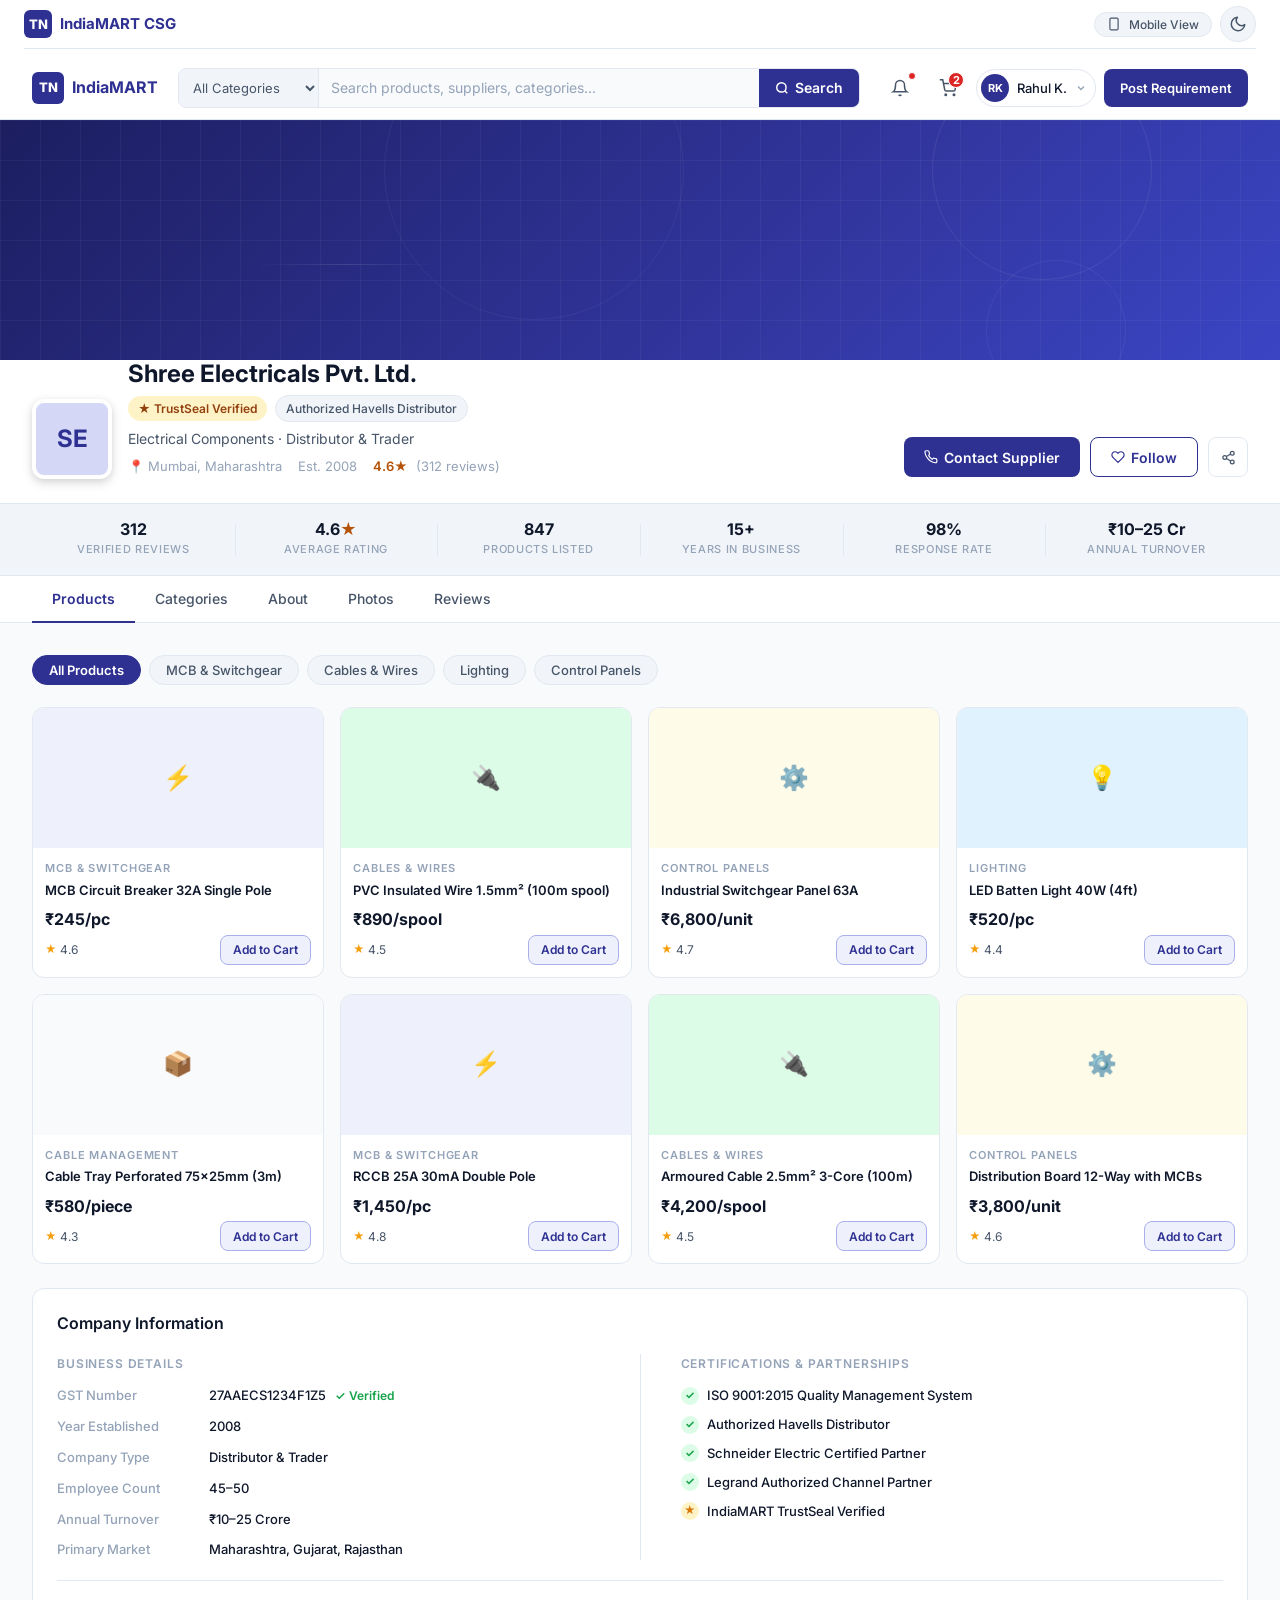
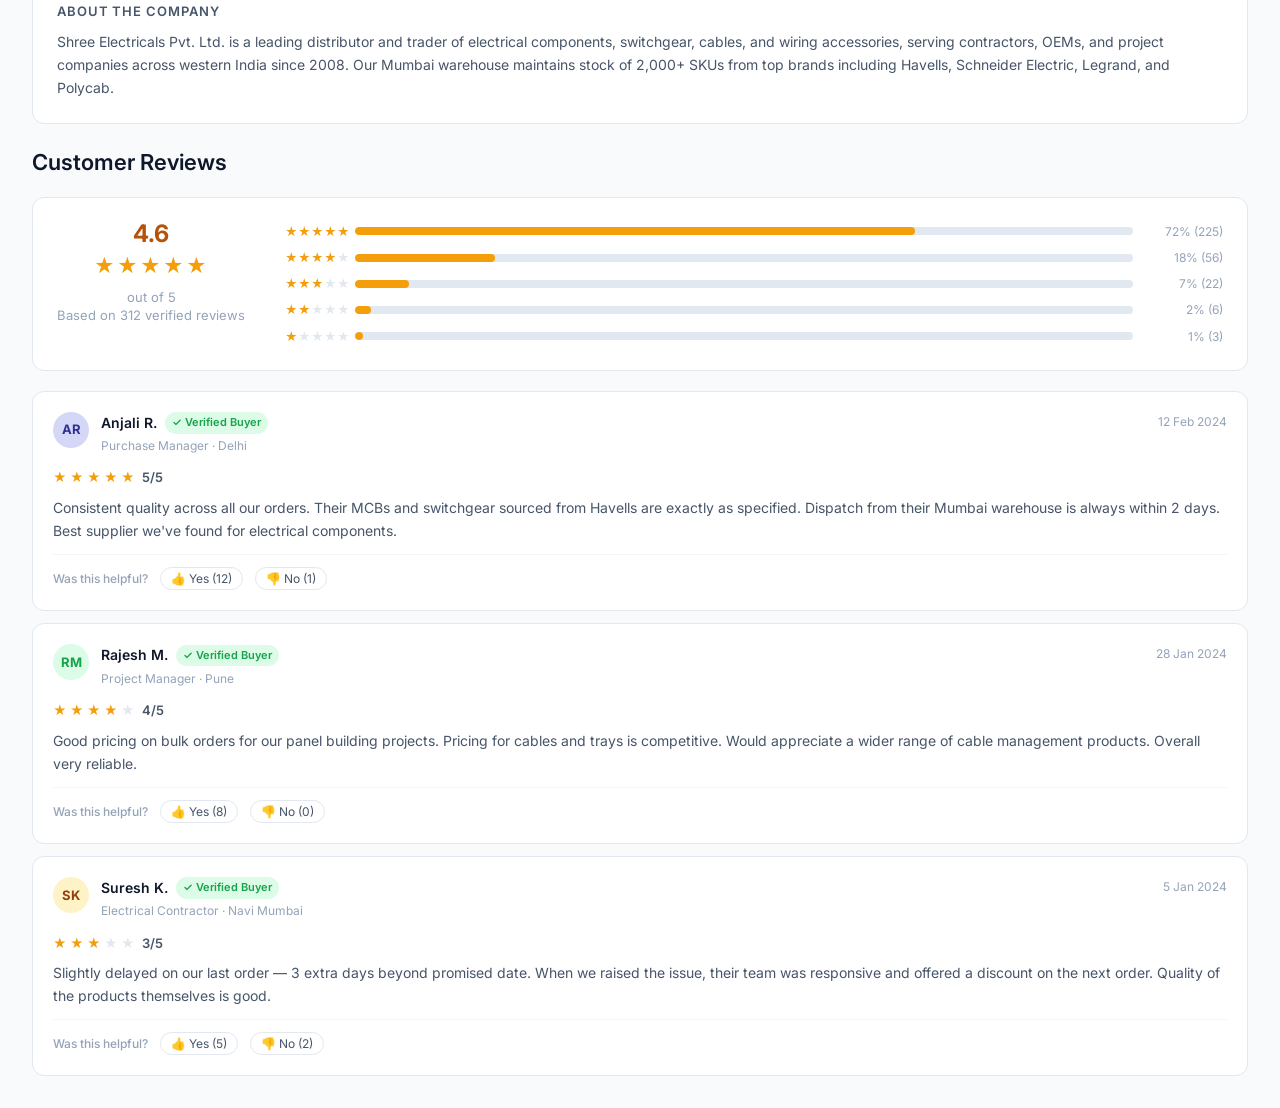
<file: pages/seller-profile.html>
<!DOCTYPE html>
<html lang="en">
<head>
  <meta charset="UTF-8" />
  <meta name="viewport" content="width=device-width, initial-scale=1.0" />
  <title>Shree Electricals Pvt. Ltd. — Seller Profile · IndiaMART</title>
  <link rel="stylesheet" href="../shared/tokens.css" />
  <link rel="stylesheet" href="../shared/nav.css" />
  <style>
    /* =====================================================
       PAGE-LEVEL RESETS & HELPERS
       ===================================================== */
    *, *::before, *::after { box-sizing: border-box; }
    button { font-family: var(--font-body); cursor: pointer; }
    a { text-decoration: none; }

    body {
      margin: 0;
      background: var(--bg-page);
      font-family: var(--font-body);
      color: var(--text-primary);
    }

    /* =====================================================
       SITE HEADER (marketplace header)
       ===================================================== */
    .site-header {
      position: sticky;
      top: 56px;
      z-index: 200;
      height: 64px;
      background: var(--bg-card);
      border-bottom: 1px solid var(--border);
      padding: 0 32px;
      display: flex;
      align-items: center;
      gap: 20px;
    }

    .site-header-logo {
      display: flex;
      align-items: center;
      gap: 8px;
      text-decoration: none;
      flex-shrink: 0;
    }

    .site-header-logo-icon {
      width: 32px;
      height: 32px;
      background: var(--color-primary);
      border-radius: 6px;
      display: flex;
      align-items: center;
      justify-content: center;
      color: #fff;
      font-weight: 800;
      font-size: var(--text-body-small);
      font-family: var(--font-heading);
      flex-shrink: 0;
    }

    .site-header-logo-name {
      font-family: var(--font-heading);
      font-size: var(--text-body-large);
      font-weight: 700;
      color: var(--color-primary);
      white-space: nowrap;
    }

    .site-header-search {
      flex: 1;
      display: flex;
      align-items: center;
      border: 1.5px solid var(--border);
      border-radius: var(--radius-lg);
      overflow: hidden;
      height: 40px;
      background: var(--bg-page);
      min-width: 0;
    }

    .site-header-search:focus-within {
      border-color: var(--color-primary);
      box-shadow: 0 0 0 3px var(--color-primary-50);
    }

    .site-header-search-select {
      padding: 0 10px;
      height: 100%;
      border: none;
      border-right: 1.5px solid var(--border);
      background: var(--bg-subtle);
      font-size: var(--text-body-small);
      color: var(--text-secondary);
      font-family: var(--font-body);
      min-width: 140px;
      outline: none;
      cursor: pointer;
    }

    .site-header-search-input {
      flex: 1;
      border: none;
      background: transparent;
      padding: 0 12px;
      font-size: var(--text-cta);
      color: var(--text-primary);
      font-family: var(--font-body);
      outline: none;
      min-width: 0;
    }

    .site-header-search-input::placeholder { color: var(--text-muted); }

    .site-header-search-btn {
      padding: 0 16px;
      height: 100%;
      background: var(--color-primary);
      border: none;
      color: #fff;
      font-size: var(--text-cta);
      font-weight: 600;
      display: flex;
      align-items: center;
      gap: 6px;
      flex-shrink: 0;
      transition: opacity 150ms ease;
    }

    .site-header-search-btn:hover { opacity: 0.9; }

    .site-header-actions {
      display: flex;
      align-items: center;
      gap: 8px;
      flex-shrink: 0;
    }

    .site-header-icon-btn {
      width: 40px;
      height: 40px;
      display: flex;
      align-items: center;
      justify-content: center;
      border-radius: var(--radius-full);
      border: none;
      background: none;
      color: var(--text-secondary);
      position: relative;
      transition: background 150ms ease;
      font-size: var(--text-body-large);
    }

    .site-header-icon-btn:hover { background: var(--bg-subtle); color: var(--text-primary); }

    .site-header-cart-badge {
      position: absolute;
      top: 4px;
      right: 4px;
      min-width: 16px;
      height: 16px;
      background: var(--color-error);
      border-radius: var(--radius-full);
      font-size: var(--text-caption);
      font-weight: 700;
      color: #fff;
      display: flex;
      align-items: center;
      justify-content: center;
      padding: 0 3px;
      border: 1.5px solid var(--bg-card);
    }

    .site-header-user {
      display: flex;
      align-items: center;
      gap: 8px;
      padding: 4px 8px 4px 4px;
      border-radius: var(--radius-full);
      border: 1.5px solid var(--border);
      background: none;
      transition: background 150ms ease, border-color 150ms ease;
      cursor: pointer;
    }

    .site-header-user:hover { background: var(--bg-subtle); border-color: var(--color-primary-200); }

    .site-header-user-avatar {
      width: 28px;
      height: 28px;
      border-radius: var(--radius-full);
      background: var(--color-primary);
      color: #fff;
      font-size: var(--text-caption);
      font-weight: 700;
      display: flex;
      align-items: center;
      justify-content: center;
      font-family: var(--font-heading);
    }

    .site-header-user-name {
      font-size: var(--text-body-small);
      font-weight: 500;
      color: var(--text-primary);
      white-space: nowrap;
    }

    .site-header-post-btn {
      height: 38px;
      padding: 0 16px;
      background: var(--color-primary);
      color: #fff;
      border: none;
      border-radius: var(--radius-lg);
      font-size: var(--text-body-small);
      font-weight: 600;
      white-space: nowrap;
      transition: opacity 150ms ease, transform 80ms ease;
    }

    .site-header-post-btn:hover { opacity: 0.9; transform: translateY(-1px); }

    /* =====================================================
       MOBILE HEADER
       ===================================================== */
    .mobile-header {
      display: none;
    }

    /* =====================================================
       PROFILE COVER
       ===================================================== */
    .profile-cover {
      height: 240px;
      background: linear-gradient(135deg, #1c1e60 0%, #2e3192 50%, #3b45c4 100%);
      position: relative;
      overflow: hidden;
    }

    .profile-cover-pattern {
      position: absolute;
      inset: 0;
      background-image:
        linear-gradient(rgba(255,255,255,0.04) 1px, transparent 1px),
        linear-gradient(90deg, rgba(255,255,255,0.04) 1px, transparent 1px);
      background-size: 40px 40px;
    }

    .profile-cover-deco {
      position: absolute;
      inset: 0;
      pointer-events: none;
    }

    .profile-cover-circle1 {
      position: absolute;
      width: 220px;
      height: 220px;
      border-radius: 50%;
      border: 1px solid rgba(255,255,255,0.08);
      top: -60px;
      right: 10%;
    }

    .profile-cover-circle2 {
      position: absolute;
      width: 140px;
      height: 140px;
      border-radius: 50%;
      border: 1px solid rgba(255,255,255,0.06);
      bottom: -40px;
      right: 12%;
    }

    .profile-cover-circle3 {
      position: absolute;
      width: 300px;
      height: 300px;
      border-radius: 50%;
      border: 1px solid rgba(255,255,255,0.05);
      top: -100px;
      left: 30%;
    }

    .profile-cover-line {
      position: absolute;
      height: 1px;
      width: 180px;
      background: linear-gradient(90deg, transparent, rgba(255,255,255,0.12), transparent);
      top: 60%;
      left: 20%;
    }

    /* =====================================================
       PROFILE INFO ROW
       ===================================================== */
    .profile-info-wrap {
      background: var(--bg-card);
      border-bottom: 1px solid var(--border);
    }

    .profile-info-row {
      display: flex;
      align-items: flex-end;
      gap: 0;
      padding: 0 32px 24px;
    }

    .profile-logo-avatar {
      width: 80px;
      height: 80px;
      border-radius: 12px;
      background: var(--color-primary-100);
      border: 4px solid var(--bg-card);
      display: flex;
      align-items: center;
      justify-content: center;
      font-family: var(--font-heading);
      font-size: var(--text-product-name);
      font-weight: 700;
      color: var(--color-primary);
      margin-top: -40px;
      flex-shrink: 0;
      box-shadow: var(--shadow-md);
    }

    .profile-details {
      margin-left: 16px;
      flex: 1;
      min-width: 0;
      padding-bottom: 2px;
    }

    .profile-company-name {
      font-family: var(--font-heading);
      font-size: var(--text-product-name);
      font-weight: 700;
      color: var(--text-primary);
      margin: 0 0 6px 0;
      line-height: 1.2;
    }

    .profile-badges {
      display: flex;
      align-items: center;
      gap: 8px;
      flex-wrap: wrap;
      margin-bottom: 6px;
    }

    .profile-badge-trust {
      display: inline-flex;
      align-items: center;
      gap: 4px;
      background: #fef3c7;
      color: #92400e;
      font-size: var(--text-spec);
      font-weight: 600;
      padding: 3px 10px;
      border-radius: var(--radius-full);
    }

    .profile-badge-auth {
      display: inline-flex;
      align-items: center;
      gap: 4px;
      background: var(--bg-subtle);
      color: var(--text-secondary);
      font-size: var(--text-spec);
      font-weight: 500;
      padding: 3px 10px;
      border-radius: var(--radius-full);
      border: 1px solid var(--border);
    }

    .profile-category-line {
      font-size: var(--text-cta);
      color: var(--text-secondary);
      margin-bottom: 6px;
    }

    .profile-meta-row {
      display: flex;
      align-items: center;
      gap: 16px;
      flex-wrap: wrap;
    }

    .profile-meta-item {
      font-size: var(--text-body-small);
      color: var(--text-muted);
      display: flex;
      align-items: center;
      gap: 4px;
    }

    .profile-meta-item .meta-rating {
      color: #b45309;
      font-weight: 600;
    }

    .profile-actions {
      display: flex;
      align-items: center;
      gap: 10px;
      margin-left: auto;
      flex-shrink: 0;
      padding-bottom: 2px;
    }

    .btn-primary {
      height: 40px;
      padding: 0 20px;
      background: var(--color-primary);
      color: #fff;
      border: none;
      border-radius: var(--radius-lg);
      font-size: var(--text-cta);
      font-weight: 600;
      display: flex;
      align-items: center;
      gap: 6px;
      transition: opacity 150ms ease, transform 80ms ease;
      white-space: nowrap;
    }

    .btn-primary:hover { opacity: 0.9; transform: translateY(-1px); }

    .btn-secondary {
      height: 40px;
      padding: 0 20px;
      background: none;
      color: var(--color-primary);
      border: 1.5px solid var(--color-primary);
      border-radius: var(--radius-lg);
      font-size: var(--text-cta);
      font-weight: 600;
      display: flex;
      align-items: center;
      gap: 6px;
      transition: background 150ms ease;
      white-space: nowrap;
    }

    .btn-secondary:hover { background: var(--color-primary-50); }

    .btn-ghost-icon {
      width: 40px;
      height: 40px;
      display: flex;
      align-items: center;
      justify-content: center;
      border-radius: var(--radius-lg);
      border: 1.5px solid var(--border);
      background: none;
      color: var(--text-secondary);
      font-size: var(--text-body-large);
      transition: background 150ms ease, border-color 150ms ease;
    }

    .btn-ghost-icon:hover { background: var(--bg-subtle); border-color: var(--color-primary-200); color: var(--text-primary); }

    /* =====================================================
       STATS STRIP
       ===================================================== */
    .stats-strip {
      background: var(--bg-subtle);
      border-bottom: 1px solid var(--border);
      padding: 16px 32px;
      display: flex;
      align-items: center;
      gap: 0;
    }

    .stat-item {
      display: flex;
      flex-direction: column;
      align-items: center;
      flex: 1;
      position: relative;
    }

    .stat-item + .stat-item::before {
      content: '';
      position: absolute;
      left: 0;
      top: 50%;
      transform: translateY(-50%);
      height: 32px;
      width: 1px;
      background: var(--border);
    }

    .stat-number {
      font-family: var(--font-heading);
      font-size: var(--text-body-large);
      font-weight: 700;
      color: var(--text-primary);
      line-height: 1.2;
    }

    .stat-number .stat-star {
      color: #b45309;
    }

    .stat-label {
      font-size: var(--text-caption);
      color: var(--text-muted);
      text-transform: uppercase;
      letter-spacing: 0.06em;
      font-weight: 500;
      margin-top: 2px;
    }

    /* =====================================================
       PROFILE TABS
       ===================================================== */
    .profile-tabs {
      display: flex;
      border-bottom: 1px solid var(--border);
      padding: 0 32px;
      background: var(--bg-card);
      position: sticky;
      top: 56px;
      z-index: 100;
    }

    .profile-tab {
      padding: 14px 20px;
      font-size: var(--text-cta);
      font-weight: 500;
      color: var(--text-secondary);
      cursor: pointer;
      border-bottom: 2px solid transparent;
      margin-bottom: -1px;
      background: none;
      border-top: none;
      border-left: none;
      border-right: none;
      transition: color 150ms ease;
      white-space: nowrap;
    }

    .profile-tab:hover { color: var(--text-primary); }

    .profile-tab.active {
      color: var(--color-primary);
      border-bottom-color: var(--color-primary);
      font-weight: 600;
    }

    /* =====================================================
       PROFILE CONTENT AREA
       ===================================================== */
    .profile-content {
      padding: 32px;
      max-width: 100%;
    }

    /* =====================================================
       PRODUCT FILTER PILLS
       ===================================================== */
    .product-filter-pills {
      display: flex;
      gap: 8px;
      margin-bottom: 20px;
      overflow-x: auto;
      padding-bottom: 2px;
    }

    .product-filter-pills::-webkit-scrollbar { height: 0; }

    .filter-pill {
      padding: 6px 16px;
      font-size: var(--text-body-small);
      font-weight: 500;
      border-radius: var(--radius-full);
      border: 1px solid var(--border);
      background: var(--bg-subtle);
      color: var(--text-secondary);
      cursor: pointer;
      white-space: nowrap;
      transition: background 150ms ease, color 150ms ease, border-color 150ms ease;
    }

    .filter-pill:hover { background: var(--color-primary-50); border-color: var(--color-primary-200); color: var(--color-primary); }

    .filter-pill.active {
      background: var(--color-primary);
      color: #fff;
      border-color: var(--color-primary);
      font-weight: 600;
    }

    /* =====================================================
       PRODUCTS GRID
       ===================================================== */
    .products-grid {
      display: grid;
      grid-template-columns: repeat(4, 1fr);
      gap: 16px;
    }

    .product-card {
      background: var(--bg-card);
      border: 1px solid var(--border);
      border-radius: var(--radius-xl);
      overflow: hidden;
      transition: box-shadow 200ms ease, transform 150ms ease;
      display: flex;
      flex-direction: column;
    }

    .product-card:hover {
      box-shadow: var(--shadow-lg);
      transform: translateY(-2px);
    }

    .product-card-image {
      height: 140px;
      display: flex;
      align-items: center;
      justify-content: center;
      font-size: var(--text-product-name);
      position: relative;
      flex-shrink: 0;
    }

    .product-card-body {
      padding: 12px;
      display: flex;
      flex-direction: column;
      flex: 1;
    }

    .product-card-category {
      font-size: var(--text-caption);
      font-weight: 600;
      text-transform: uppercase;
      letter-spacing: 0.08em;
      color: var(--text-muted);
      margin-bottom: 4px;
    }

    .product-card-name {
      font-size: var(--text-body-small);
      font-weight: 600;
      color: var(--text-primary);
      line-height: 1.35;
      margin-bottom: 8px;
      flex: 1;
      display: -webkit-box;
      -webkit-line-clamp: 2;
      -webkit-box-orient: vertical;
      overflow: hidden;
    }

    .product-card-price {
      font-family: var(--font-heading);
      font-size: var(--text-body-large);
      font-weight: 700;
      color: var(--text-primary);
      margin-bottom: 2px;
    }


    .product-card-footer {
      display: flex;
      align-items: center;
      justify-content: space-between;
      margin-top: auto;
    }

    .product-card-rating {
      display: flex;
      align-items: center;
      gap: 3px;
      font-size: var(--text-spec);
      color: var(--text-secondary);
    }

    .product-card-rating .star { color: #f59e0b; font-size: var(--text-caption); }

    .product-card-add-btn {
      height: 30px;
      padding: 0 12px;
      background: var(--color-primary-50);
      color: var(--color-primary);
      border: 1px solid var(--color-primary-200);
      border-radius: var(--radius-lg);
      font-size: var(--text-spec);
      font-weight: 600;
      transition: background 150ms ease, color 150ms ease;
    }

    .product-card-add-btn:hover {
      background: var(--color-primary);
      color: #fff;
      border-color: var(--color-primary);
    }

    /* =====================================================
       ABOUT / COMPANY INFO SECTION
       ===================================================== */
    .about-card {
      background: var(--bg-card);
      border: 1px solid var(--border);
      border-radius: var(--radius-xl);
      padding: 24px;
      margin-top: 24px;
    }

    .about-card-title {
      font-family: var(--font-heading);
      font-size: var(--text-body-large);
      font-weight: 600;
      color: var(--text-primary);
      margin: 0 0 20px 0;
    }

    .about-grid {
      display: flex;
      gap: 40px;
    }

    .about-col {
      flex: 1;
      min-width: 0;
    }

    .about-col-title {
      font-size: var(--text-spec);
      font-weight: 600;
      text-transform: uppercase;
      letter-spacing: 0.07em;
      color: var(--text-muted);
      margin-bottom: 12px;
    }

    .about-info-table {
      display: flex;
      flex-direction: column;
      gap: 10px;
    }

    .about-info-row {
      display: flex;
      align-items: flex-start;
      gap: 12px;
      font-size: var(--text-body-small);
    }

    .about-info-label {
      color: var(--text-muted);
      width: 140px;
      flex-shrink: 0;
      font-weight: 500;
    }

    .about-info-value {
      color: var(--text-primary);
      font-weight: 500;
      flex: 1;
    }

    .about-info-verified {
      color: var(--color-success);
      font-size: var(--text-spec);
      font-weight: 600;
      margin-left: 6px;
    }

    .about-cert-list {
      display: flex;
      flex-direction: column;
      gap: 8px;
    }

    .about-cert-item {
      display: flex;
      align-items: center;
      gap: 8px;
      font-size: var(--text-body-small);
      color: var(--text-primary);
      font-weight: 500;
    }

    .about-cert-check {
      width: 18px;
      height: 18px;
      border-radius: var(--radius-full);
      background: var(--color-success-bg);
      color: var(--color-success);
      display: flex;
      align-items: center;
      justify-content: center;
      font-size: var(--text-caption);
      font-weight: 700;
      flex-shrink: 0;
    }

    .about-divider {
      width: 1px;
      background: var(--border);
      flex-shrink: 0;
    }

    .about-description-block {
      margin-top: 20px;
      padding-top: 20px;
      border-top: 1px solid var(--border);
    }

    .about-description-title {
      font-size: var(--text-body-small);
      font-weight: 600;
      color: var(--text-secondary);
      text-transform: uppercase;
      letter-spacing: 0.07em;
      margin-bottom: 8px;
    }

    .about-description-text {
      font-size: var(--text-cta);
      color: var(--text-secondary);
      line-height: 1.65;
      margin: 0;
    }

    /* =====================================================
       REVIEWS SECTION
       ===================================================== */
    .reviews-section {
      margin-top: 24px;
    }

    .reviews-section-title {
      font-family: var(--font-heading);
      font-size: var(--text-heading-featured);
      font-weight: 600;
      color: var(--text-primary);
      margin: 0 0 20px 0;
    }

    .reviews-summary {
      background: var(--bg-card);
      border: 1px solid var(--border);
      border-radius: var(--radius-xl);
      padding: 24px;
      display: flex;
      gap: 40px;
      align-items: flex-start;
      margin-bottom: 20px;
    }

    .reviews-overall {
      display: flex;
      flex-direction: column;
      align-items: center;
      justify-content: center;
      flex-shrink: 0;
      min-width: 120px;
    }

    .reviews-big-score {
      font-family: var(--font-heading);
      font-size: var(--text-product-name);
      font-weight: 700;
      color: #b45309;
      line-height: 1;
    }

    .reviews-out-of {
      font-size: var(--text-body-small);
      color: var(--text-muted);
      text-align: center;
      margin-top: 6px;
      line-height: 1.4;
    }

    .reviews-stars-big {
      font-size: var(--text-heading);
      color: #f59e0b;
      letter-spacing: 2px;
      margin-top: 4px;
    }

    .reviews-bar-list {
      flex: 1;
      display: flex;
      flex-direction: column;
      gap: 7px;
    }

    .reviews-bar-row {
      display: flex;
      align-items: center;
      gap: 10px;
      font-size: var(--text-spec);
    }

    .reviews-bar-label {
      width: 60px;
      flex-shrink: 0;
      color: var(--text-secondary);
      font-weight: 500;
    }

    .reviews-bar-label .bar-star { color: #f59e0b; }

    .reviews-bar-track {
      flex: 1;
      height: 8px;
      background: var(--border);
      border-radius: 4px;
      overflow: hidden;
    }

    .reviews-bar-fill {
      height: 100%;
      background: #f59e0b;
      border-radius: 4px;
      transition: width 400ms ease;
    }

    .reviews-bar-count {
      width: 80px;
      flex-shrink: 0;
      color: var(--text-muted);
      text-align: right;
    }

    /* Review Cards */
    .review-card {
      background: var(--bg-card);
      border: 1px solid var(--border);
      border-radius: var(--radius-xl);
      padding: 20px;
      margin-bottom: 12px;
    }

    .review-card:last-child { margin-bottom: 0; }

    .review-header {
      display: flex;
      align-items: flex-start;
      gap: 12px;
      margin-bottom: 12px;
    }

    .review-avatar {
      width: 36px;
      height: 36px;
      border-radius: var(--radius-full);
      background: var(--color-primary-100);
      color: var(--color-primary);
      font-size: var(--text-body-small);
      font-weight: 700;
      display: flex;
      align-items: center;
      justify-content: center;
      font-family: var(--font-heading);
      flex-shrink: 0;
    }

    .review-meta { flex: 1; }

    .review-name {
      font-size: var(--text-cta);
      font-weight: 600;
      color: var(--text-primary);
      display: flex;
      align-items: center;
      gap: 8px;
    }

    .review-verified-badge {
      font-size: var(--text-caption);
      font-weight: 600;
      background: var(--color-success-bg);
      color: var(--color-success);
      padding: 2px 7px;
      border-radius: var(--radius-full);
    }

    .review-sub {
      font-size: var(--text-spec);
      color: var(--text-muted);
      margin-top: 2px;
    }

    .review-date {
      font-size: var(--text-spec);
      color: var(--text-muted);
      flex-shrink: 0;
    }

    .review-stars {
      display: flex;
      align-items: center;
      gap: 3px;
      margin-bottom: 8px;
    }

    .review-stars .star { color: #f59e0b; font-size: var(--text-body-small); }
    .review-stars .star-empty { color: var(--border); font-size: var(--text-body-small); }

    .review-stars .review-score {
      font-size: var(--text-body-small);
      font-weight: 600;
      color: var(--text-secondary);
      margin-left: 4px;
    }

    .review-text {
      font-size: var(--text-cta);
      color: var(--text-secondary);
      line-height: 1.65;
      margin: 0 0 12px 0;
    }

    .review-helpful {
      display: flex;
      align-items: center;
      gap: 12px;
      font-size: var(--text-spec);
      color: var(--text-muted);
      padding-top: 12px;
      border-top: 1px solid var(--divider);
    }

    .review-helpful-label { font-weight: 500; }

    .review-helpful-btn {
      display: inline-flex;
      align-items: center;
      gap: 4px;
      padding: 3px 10px;
      border-radius: var(--radius-full);
      border: 1px solid var(--border);
      background: none;
      font-size: var(--text-spec);
      color: var(--text-secondary);
      transition: background 150ms ease;
    }

    .review-helpful-btn:hover { background: var(--bg-subtle); }

    /* =====================================================
       MOBILE OVERRIDES
       ===================================================== */
    .surface-mobile .site-header { display: none !important; }
    .surface-mobile .mobile-header { display: flex !important; }
    .surface-mobile .profile-cover { height: 160px !important; }
    .surface-mobile .profile-info-row {
      flex-direction: column;
      align-items: flex-start;
      gap: 12px;
      padding: 0 16px 16px;
    }
    .surface-mobile .profile-actions { margin-left: 0 !important; }
    .surface-mobile .stats-strip {
      overflow-x: auto;
      flex-wrap: nowrap !important;
      padding: 16px;
      gap: 0;
    }
    .surface-mobile .profile-content { padding: 16px !important; }
    .surface-mobile .products-grid {
      grid-template-columns: repeat(2, 1fr) !important;
      gap: 10px !important;
    }
    .surface-mobile .about-grid { flex-direction: column !important; }
    .surface-mobile .about-divider { display: none; }
    .surface-mobile .ds-container { padding: 0 !important; }
    .surface-mobile .profile-tabs { padding: 0 16px; overflow-x: auto; }
    .surface-mobile .profile-tab { padding: 12px 14px; }
    .surface-mobile .reviews-summary { flex-direction: column; gap: 20px; }
    .surface-mobile .reviews-overall { flex-direction: row; min-width: auto; gap: 12px; }
    .surface-mobile .profile-company-name { font-size: var(--text-heading) !important; }
    .surface-mobile .stats-strip .stat-item + .stat-item::before { display: block; }

    /* =====================================================
       DS PAGE WRAPPER
       ===================================================== */
    .ds-page {
      padding-top: 56px;
    }
  </style>
</head>
<body>

  <!-- DS Nav Bar -->
  <nav class="ds-nav">
    <div class="ds-nav-inner">
      <a href="../index.html" class="ds-nav-logo">
        <div class="ds-nav-logo-icon">TN</div>
        IndiaMART CSG
      </a>
      <div class="ds-nav-links">
        <a href="../components/foundations.html" class="ds-nav-link">Foundations</a>
        <a href="../components/atoms.html" class="ds-nav-link">Atoms</a>
        <a href="../components/molecules.html" class="ds-nav-link">Molecules</a>
        <a href="../components/organisms.html" class="ds-nav-link">Organisms</a>
        <div class="ds-nav-divider"></div>
        <a href="homepage.html" class="ds-nav-link">Home</a>
        <a href="pdp.html" class="ds-nav-link">PDP</a>
        <a href="category.html" class="ds-nav-link">Category</a>
        <a href="seller-profile.html" class="ds-nav-link active" data-page="seller">Seller</a>
        <a href="generator-pdp.html" class="ds-nav-link" data-page="generator-pdp">Generator PDP</a>
        <div class="ds-nav-divider"></div>
        <a href="../design-tokens.html" class="ds-nav-link" data-page="design-tokens">Documentation</a>
      </div>
      <div class="ds-nav-controls">
        <button class="ds-mobile-toggle" id="ds-mobile-toggle">
          <svg width="14" height="14" viewBox="0 0 24 24" fill="none" stroke="currentColor" stroke-width="2"><rect x="5" y="2" width="14" height="20" rx="2"/><line x1="12" y1="18" x2="12.01" y2="18"/></svg>
          Mobile View
        </button>
        <button class="ds-theme-toggle" id="ds-theme-toggle"></button>
      </div>
    </div>
  </nav>

  <!-- Page Content -->
  <div class="ds-page" id="ds-page-container">

    <!-- Mobile Header (hidden by default) -->
    <div class="mobile-header" style="display:none;">
      <div style="background:var(--color-primary);height:56px;padding:0 16px;display:flex;align-items:center;gap:12px;color:#fff;width:100%;">
        <button style="background:none;border:none;color:#fff;font-size:var(--text-heading);cursor:pointer;">←</button>
        <span style="font-family:var(--font-heading);font-weight:700;font-size:var(--text-body-large);flex:1;">Supplier Profile</span>
        <button style="background:none;border:none;color:#fff;font-size:var(--text-body-large);cursor:pointer;">♡</button>
        <button style="background:none;border:none;color:#fff;font-size:var(--text-body-large);cursor:pointer;">⋮</button>
      </div>
    </div>

    <!-- Site Header (marketplace header) -->
    <header class="site-header">
      <a href="#" class="site-header-logo">
        <div class="site-header-logo-icon">TN</div>
        <span class="site-header-logo-name">IndiaMART</span>
      </a>

      <div class="site-header-search">
        <select class="site-header-search-select">
          <option>All Categories</option>
          <option>Electrical</option>
          <option>Industrial</option>
          <option>Electronics</option>
          <option>Cables &amp; Wires</option>
        </select>
        <input type="text" class="site-header-search-input" placeholder="Search products, suppliers, categories..." />
        <button class="site-header-search-btn">
          <svg width="14" height="14" viewBox="0 0 24 24" fill="none" stroke="currentColor" stroke-width="2.5"><circle cx="11" cy="11" r="8"/><line x1="21" y1="21" x2="16.65" y2="16.65"/></svg>
          Search
        </button>
      </div>

      <div class="site-header-actions">
        <button class="site-header-icon-btn" title="Notifications">
          <svg width="18" height="18" viewBox="0 0 24 24" fill="none" stroke="currentColor" stroke-width="2"><path d="M18 8A6 6 0 0 0 6 8c0 7-3 9-3 9h18s-3-2-3-9"/><path d="M13.73 21a2 2 0 0 1-3.46 0"/></svg>
          <span class="site-header-cart-badge" style="width:8px;height:8px;min-width:8px;padding:0;"></span>
        </button>

        <button class="site-header-icon-btn" title="Cart" style="font-size:var(--text-body-large);">
          <svg width="18" height="18" viewBox="0 0 24 24" fill="none" stroke="currentColor" stroke-width="2"><circle cx="9" cy="21" r="1"/><circle cx="20" cy="21" r="1"/><path d="M1 1h4l2.68 13.39a2 2 0 0 0 2 1.61h9.72a2 2 0 0 0 2-1.61L23 6H6"/></svg>
          <span class="site-header-cart-badge">2</span>
        </button>

        <button class="site-header-user">
          <div class="site-header-user-avatar">RK</div>
          <span class="site-header-user-name">Rahul K.</span>
          <svg width="12" height="12" viewBox="0 0 24 24" fill="none" stroke="currentColor" stroke-width="2.5" style="color:var(--text-muted)"><polyline points="6 9 12 15 18 9"/></svg>
        </button>

        <button class="site-header-post-btn">Post Requirement</button>
      </div>
    </header>

    <!-- Profile Cover -->
    <div class="profile-cover">
      <div class="profile-cover-pattern"></div>
      <div class="profile-cover-deco">
        <div class="profile-cover-circle1"></div>
        <div class="profile-cover-circle2"></div>
        <div class="profile-cover-circle3"></div>
        <div class="profile-cover-line"></div>
      </div>
    </div>

    <!-- Profile Info Row -->
    <div class="profile-info-wrap">
      <div class="profile-info-row">
        <!-- Company Logo Avatar -->
        <div class="profile-logo-avatar">SE</div>

        <!-- Company Details -->
        <div class="profile-details">
          <h1 class="profile-company-name">Shree Electricals Pvt. Ltd.</h1>
          <div class="profile-badges">
            <span class="profile-badge-trust">★ TrustSeal Verified</span>
            <span class="profile-badge-auth">Authorized Havells Distributor</span>
          </div>
          <div class="profile-category-line">Electrical Components · Distributor &amp; Trader</div>
          <div class="profile-meta-row">
            <span class="profile-meta-item">📍 Mumbai, Maharashtra</span>
            <span class="profile-meta-item">Est. 2008</span>
            <span class="profile-meta-item"><span class="meta-rating">4.6★</span>&nbsp;(312 reviews)</span>
          </div>
        </div>

        <!-- Action Buttons -->
        <div class="profile-actions">
          <button class="btn-primary">
            <svg width="14" height="14" viewBox="0 0 24 24" fill="none" stroke="currentColor" stroke-width="2"><path d="M22 16.92v3a2 2 0 0 1-2.18 2 19.79 19.79 0 0 1-8.63-3.07A19.5 19.5 0 0 1 4.69 12a19.79 19.79 0 0 1-3.07-8.67A2 2 0 0 1 3.6 1.27h3a2 2 0 0 1 2 1.72c.127.96.361 1.903.7 2.81a2 2 0 0 1-.45 2.11L8.09 9.91a16 16 0 0 0 6 6l1.27-1.27a2 2 0 0 1 2.11-.45c.907.339 1.85.573 2.81.7A2 2 0 0 1 22 16.92z"/></svg>
            Contact Supplier
          </button>
          <button class="btn-secondary">
            <svg width="14" height="14" viewBox="0 0 24 24" fill="none" stroke="currentColor" stroke-width="2"><path d="M20.84 4.61a5.5 5.5 0 0 0-7.78 0L12 5.67l-1.06-1.06a5.5 5.5 0 0 0-7.78 7.78l1.06 1.06L12 21.23l7.78-7.78 1.06-1.06a5.5 5.5 0 0 0 0-7.78z"/></svg>
            Follow
          </button>
          <button class="btn-ghost-icon" title="Share">
            <svg width="15" height="15" viewBox="0 0 24 24" fill="none" stroke="currentColor" stroke-width="2"><circle cx="18" cy="5" r="3"/><circle cx="6" cy="12" r="3"/><circle cx="18" cy="19" r="3"/><line x1="8.59" y1="13.51" x2="15.42" y2="17.49"/><line x1="15.41" y1="6.51" x2="8.59" y2="10.49"/></svg>
          </button>
        </div>
      </div>
    </div>

    <!-- Stats Strip -->
    <div class="stats-strip">
      <div class="stat-item">
        <div class="stat-number">312</div>
        <div class="stat-label">Verified Reviews</div>
      </div>
      <div class="stat-item">
        <div class="stat-number">4.6<span class="stat-star">★</span></div>
        <div class="stat-label">Average Rating</div>
      </div>
      <div class="stat-item">
        <div class="stat-number">847</div>
        <div class="stat-label">Products Listed</div>
      </div>
      <div class="stat-item">
        <div class="stat-number">15+</div>
        <div class="stat-label">Years in Business</div>
      </div>
      <div class="stat-item">
        <div class="stat-number">98%</div>
        <div class="stat-label">Response Rate</div>
      </div>
      <div class="stat-item">
        <div class="stat-number">₹10–25 Cr</div>
        <div class="stat-label">Annual Turnover</div>
      </div>
    </div>

    <!-- Tab Bar -->
    <div class="profile-tabs" id="profile-tabs">
      <button class="profile-tab active" data-tab="products">Products</button>
      <button class="profile-tab" data-tab="categories">Categories</button>
      <button class="profile-tab" data-tab="about">About</button>
      <button class="profile-tab" data-tab="photos">Photos</button>
      <button class="profile-tab" data-tab="reviews">Reviews</button>
    </div>

    <!-- Content Area -->
    <div class="profile-content">

      <!-- Product Filter Pills -->
      <div class="product-filter-pills">
        <button class="filter-pill active">All Products</button>
        <button class="filter-pill">MCB &amp; Switchgear</button>
        <button class="filter-pill">Cables &amp; Wires</button>
        <button class="filter-pill">Lighting</button>
        <button class="filter-pill">Control Panels</button>
      </div>

      <!-- Products Grid -->
      <div class="products-grid">

        <!-- Product 1 -->
        <div class="product-card">
          <div class="product-card-image" style="background:#eef0fb;">⚡</div>
          <div class="product-card-body">
            <div class="product-card-category">MCB &amp; Switchgear</div>
            <div class="product-card-name">MCB Circuit Breaker 32A Single Pole</div>
            <div class="product-card-price">₹245/pc</div>
            <div class="product-card-footer">
              <div class="product-card-rating">
                <span class="star">★</span>
                <span>4.6</span>
              </div>
              <button class="product-card-add-btn">Add to Cart</button>
            </div>
          </div>
        </div>

        <!-- Product 2 -->
        <div class="product-card">
          <div class="product-card-image" style="background:#dcfce7;">🔌</div>
          <div class="product-card-body">
            <div class="product-card-category">Cables &amp; Wires</div>
            <div class="product-card-name">PVC Insulated Wire 1.5mm² (100m spool)</div>
            <div class="product-card-price">₹890/spool</div>
            <div class="product-card-footer">
              <div class="product-card-rating">
                <span class="star">★</span>
                <span>4.5</span>
              </div>
              <button class="product-card-add-btn">Add to Cart</button>
            </div>
          </div>
        </div>

        <!-- Product 3 -->
        <div class="product-card">
          <div class="product-card-image" style="background:#fefce8;">⚙️</div>
          <div class="product-card-body">
            <div class="product-card-category">Control Panels</div>
            <div class="product-card-name">Industrial Switchgear Panel 63A</div>
            <div class="product-card-price">₹6,800/unit</div>
            <div class="product-card-footer">
              <div class="product-card-rating">
                <span class="star">★</span>
                <span>4.7</span>
              </div>
              <button class="product-card-add-btn">Add to Cart</button>
            </div>
          </div>
        </div>

        <!-- Product 4 -->
        <div class="product-card">
          <div class="product-card-image" style="background:#e0f2fe;">💡</div>
          <div class="product-card-body">
            <div class="product-card-category">Lighting</div>
            <div class="product-card-name">LED Batten Light 40W (4ft)</div>
            <div class="product-card-price">₹520/pc</div>
            <div class="product-card-footer">
              <div class="product-card-rating">
                <span class="star">★</span>
                <span>4.4</span>
              </div>
              <button class="product-card-add-btn">Add to Cart</button>
            </div>
          </div>
        </div>

        <!-- Product 5 -->
        <div class="product-card">
          <div class="product-card-image" style="background:#f8fafc;">📦</div>
          <div class="product-card-body">
            <div class="product-card-category">Cable Management</div>
            <div class="product-card-name">Cable Tray Perforated 75×25mm (3m)</div>
            <div class="product-card-price">₹580/piece</div>
            <div class="product-card-footer">
              <div class="product-card-rating">
                <span class="star">★</span>
                <span>4.3</span>
              </div>
              <button class="product-card-add-btn">Add to Cart</button>
            </div>
          </div>
        </div>

        <!-- Product 6 -->
        <div class="product-card">
          <div class="product-card-image" style="background:#eef0fb;">⚡</div>
          <div class="product-card-body">
            <div class="product-card-category">MCB &amp; Switchgear</div>
            <div class="product-card-name">RCCB 25A 30mA Double Pole</div>
            <div class="product-card-price">₹1,450/pc</div>
            <div class="product-card-footer">
              <div class="product-card-rating">
                <span class="star">★</span>
                <span>4.8</span>
              </div>
              <button class="product-card-add-btn">Add to Cart</button>
            </div>
          </div>
        </div>

        <!-- Product 7 -->
        <div class="product-card">
          <div class="product-card-image" style="background:#dcfce7;">🔌</div>
          <div class="product-card-body">
            <div class="product-card-category">Cables &amp; Wires</div>
            <div class="product-card-name">Armoured Cable 2.5mm² 3-Core (100m)</div>
            <div class="product-card-price">₹4,200/spool</div>
            <div class="product-card-footer">
              <div class="product-card-rating">
                <span class="star">★</span>
                <span>4.5</span>
              </div>
              <button class="product-card-add-btn">Add to Cart</button>
            </div>
          </div>
        </div>

        <!-- Product 8 -->
        <div class="product-card">
          <div class="product-card-image" style="background:#fefce8;">⚙️</div>
          <div class="product-card-body">
            <div class="product-card-category">Control Panels</div>
            <div class="product-card-name">Distribution Board 12-Way with MCBs</div>
            <div class="product-card-price">₹3,800/unit</div>
            <div class="product-card-footer">
              <div class="product-card-rating">
                <span class="star">★</span>
                <span>4.6</span>
              </div>
              <button class="product-card-add-btn">Add to Cart</button>
            </div>
          </div>
        </div>

      </div>
      <!-- /products-grid -->

      <!-- About / Company Info -->
      <div class="about-card">
        <h3 class="about-card-title">Company Information</h3>
        <div class="about-grid">

          <!-- Left Column: Company Details -->
          <div class="about-col">
            <div class="about-col-title">Business Details</div>
            <div class="about-info-table">
              <div class="about-info-row">
                <span class="about-info-label">GST Number</span>
                <span class="about-info-value">
                  27AAECS1234F1Z5
                  <span class="about-info-verified">✓ Verified</span>
                </span>
              </div>
              <div class="about-info-row">
                <span class="about-info-label">Year Established</span>
                <span class="about-info-value">2008</span>
              </div>
              <div class="about-info-row">
                <span class="about-info-label">Company Type</span>
                <span class="about-info-value">Distributor &amp; Trader</span>
              </div>
              <div class="about-info-row">
                <span class="about-info-label">Employee Count</span>
                <span class="about-info-value">45–50</span>
              </div>
              <div class="about-info-row">
                <span class="about-info-label">Annual Turnover</span>
                <span class="about-info-value">₹10–25 Crore</span>
              </div>
              <div class="about-info-row">
                <span class="about-info-label">Primary Market</span>
                <span class="about-info-value">Maharashtra, Gujarat, Rajasthan</span>
              </div>
            </div>
          </div>

          <div class="about-divider"></div>

          <!-- Right Column: Certifications -->
          <div class="about-col">
            <div class="about-col-title">Certifications &amp; Partnerships</div>
            <div class="about-cert-list">
              <div class="about-cert-item">
                <div class="about-cert-check">✓</div>
                ISO 9001:2015 Quality Management System
              </div>
              <div class="about-cert-item">
                <div class="about-cert-check">✓</div>
                Authorized Havells Distributor
              </div>
              <div class="about-cert-item">
                <div class="about-cert-check">✓</div>
                Schneider Electric Certified Partner
              </div>
              <div class="about-cert-item">
                <div class="about-cert-check">✓</div>
                Legrand Authorized Channel Partner
              </div>
              <div class="about-cert-item">
                <div class="about-cert-check" style="background:var(--color-warning-bg);color:var(--color-warning);">★</div>
                IndiaMART TrustSeal Verified
              </div>
            </div>
          </div>

        </div>

        <!-- Business Description -->
        <div class="about-description-block">
          <div class="about-description-title">About the Company</div>
          <p class="about-description-text">
            Shree Electricals Pvt. Ltd. is a leading distributor and trader of electrical components, switchgear, cables, and wiring accessories, serving contractors, OEMs, and project companies across western India since 2008. Our Mumbai warehouse maintains stock of 2,000+ SKUs from top brands including Havells, Schneider Electric, Legrand, and Polycab.
          </p>
        </div>
      </div>

      <!-- Reviews Section -->
      <div class="reviews-section">
        <h2 class="reviews-section-title">Customer Reviews</h2>

        <!-- Rating Summary -->
        <div class="reviews-summary">
          <div class="reviews-overall">
            <div class="reviews-big-score">4.6</div>
            <div class="reviews-stars-big">★★★★★</div>
            <div class="reviews-out-of">out of 5<br>Based on 312 verified reviews</div>
          </div>

          <div class="reviews-bar-list">
            <div class="reviews-bar-row">
              <div class="reviews-bar-label"><span class="bar-star">★★★★★</span></div>
              <div class="reviews-bar-track"><div class="reviews-bar-fill" style="width:72%"></div></div>
              <div class="reviews-bar-count">72% (225)</div>
            </div>
            <div class="reviews-bar-row">
              <div class="reviews-bar-label"><span class="bar-star">★★★★</span><span style="color:var(--border)">★</span></div>
              <div class="reviews-bar-track"><div class="reviews-bar-fill" style="width:18%"></div></div>
              <div class="reviews-bar-count">18% (56)</div>
            </div>
            <div class="reviews-bar-row">
              <div class="reviews-bar-label"><span class="bar-star">★★★</span><span style="color:var(--border)">★★</span></div>
              <div class="reviews-bar-track"><div class="reviews-bar-fill" style="width:7%"></div></div>
              <div class="reviews-bar-count">7% (22)</div>
            </div>
            <div class="reviews-bar-row">
              <div class="reviews-bar-label"><span class="bar-star">★★</span><span style="color:var(--border)">★★★</span></div>
              <div class="reviews-bar-track"><div class="reviews-bar-fill" style="width:2%"></div></div>
              <div class="reviews-bar-count">2% (6)</div>
            </div>
            <div class="reviews-bar-row">
              <div class="reviews-bar-label"><span class="bar-star">★</span><span style="color:var(--border)">★★★★</span></div>
              <div class="reviews-bar-track"><div class="reviews-bar-fill" style="width:1%"></div></div>
              <div class="reviews-bar-count">1% (3)</div>
            </div>
          </div>
        </div>

        <!-- Review Card 1 -->
        <div class="review-card">
          <div class="review-header">
            <div class="review-avatar">AR</div>
            <div class="review-meta">
              <div class="review-name">
                Anjali R.
                <span class="review-verified-badge">✓ Verified Buyer</span>
              </div>
              <div class="review-sub">Purchase Manager · Delhi</div>
            </div>
            <div class="review-date">12 Feb 2024</div>
          </div>
          <div class="review-stars">
            <span class="star">★</span>
            <span class="star">★</span>
            <span class="star">★</span>
            <span class="star">★</span>
            <span class="star">★</span>
            <span class="review-score">5/5</span>
          </div>
          <p class="review-text">Consistent quality across all our orders. Their MCBs and switchgear sourced from Havells are exactly as specified. Dispatch from their Mumbai warehouse is always within 2 days. Best supplier we've found for electrical components.</p>
          <div class="review-helpful">
            <span class="review-helpful-label">Was this helpful?</span>
            <button class="review-helpful-btn">👍 Yes (12)</button>
            <button class="review-helpful-btn">👎 No (1)</button>
          </div>
        </div>

        <!-- Review Card 2 -->
        <div class="review-card">
          <div class="review-header">
            <div class="review-avatar" style="background:var(--color-success-bg);color:var(--color-success);">RM</div>
            <div class="review-meta">
              <div class="review-name">
                Rajesh M.
                <span class="review-verified-badge">✓ Verified Buyer</span>
              </div>
              <div class="review-sub">Project Manager · Pune</div>
            </div>
            <div class="review-date">28 Jan 2024</div>
          </div>
          <div class="review-stars">
            <span class="star">★</span>
            <span class="star">★</span>
            <span class="star">★</span>
            <span class="star">★</span>
            <span class="star-empty">★</span>
            <span class="review-score">4/5</span>
          </div>
          <p class="review-text">Good pricing on bulk orders for our panel building projects. Pricing for cables and trays is competitive. Would appreciate a wider range of cable management products. Overall very reliable.</p>
          <div class="review-helpful">
            <span class="review-helpful-label">Was this helpful?</span>
            <button class="review-helpful-btn">👍 Yes (8)</button>
            <button class="review-helpful-btn">👎 No (0)</button>
          </div>
        </div>

        <!-- Review Card 3 -->
        <div class="review-card">
          <div class="review-header">
            <div class="review-avatar" style="background:#fef3c7;color:#92400e;">SK</div>
            <div class="review-meta">
              <div class="review-name">
                Suresh K.
                <span class="review-verified-badge">✓ Verified Buyer</span>
              </div>
              <div class="review-sub">Electrical Contractor · Navi Mumbai</div>
            </div>
            <div class="review-date">5 Jan 2024</div>
          </div>
          <div class="review-stars">
            <span class="star">★</span>
            <span class="star">★</span>
            <span class="star">★</span>
            <span class="star-empty">★</span>
            <span class="star-empty">★</span>
            <span class="review-score">3/5</span>
          </div>
          <p class="review-text">Slightly delayed on our last order — 3 extra days beyond promised date. When we raised the issue, their team was responsive and offered a discount on the next order. Quality of the products themselves is good.</p>
          <div class="review-helpful">
            <span class="review-helpful-label">Was this helpful?</span>
            <button class="review-helpful-btn">👍 Yes (5)</button>
            <button class="review-helpful-btn">👎 No (2)</button>
          </div>
        </div>

      </div>
      <!-- /reviews-section -->

    </div>
    <!-- /profile-content -->

  </div>
  <!-- /ds-page -->

  <script src="../shared/nav.js"></script>
  <script>
    // Tab switching
    const tabs = document.querySelectorAll('.profile-tab');
    tabs.forEach(tab => {
      tab.addEventListener('click', () => {
        tabs.forEach(t => t.classList.remove('active'));
        tab.classList.add('active');
      });
    });

    // Product filter pills
    const pills = document.querySelectorAll('.filter-pill');
    pills.forEach(pill => {
      pill.addEventListener('click', () => {
        pills.forEach(p => p.classList.remove('active'));
        pill.classList.add('active');
      });
    });
  </script>
</body>
</html>
</file>
<file: shared/tokens.css>
/* ============================================================
   IndiaMART Corporate Style Guide — Design Tokens
   tokens.css
   ============================================================ */

@import url('https://fonts.googleapis.com/css2?family=Inter:wght@300;400;500;600;700&display=swap');

:root {
  /* ===================================================
     COLOR — DESKTOP PRIMARY (Indigo)
     =================================================== */
  --color-primary: #2e3192;
  --color-primary-50:  #eef0fb;
  --color-primary-100: #d4d7f5;
  --color-primary-200: #a9afeb;
  --color-primary-300: #7e88e0;
  --color-primary-400: #5360d6;
  --color-primary-500: #3b45c4;
  --color-primary-600: #2e3192;
  --color-primary-700: #252880;
  --color-primary-800: #1c1e60;
  --color-primary-900: #131540;

  /* ===================================================
     COLOR — MOBILE PRIMARY (Teal) — reference vars
     (activated via .surface-mobile override below)
     =================================================== */
  --color-primary-m-50:  #e6f4f4;
  --color-primary-m-100: #b3dfde;
  --color-primary-m-200: #80cac9;
  --color-primary-m-300: #4db5b3;
  --color-primary-m-400: #26a09e;
  --color-primary-m-500: #1d8480;
  --color-primary-m-600: #177b77;
  --color-primary-m-700: #11716d;
  --color-primary-m-800: #0b6360;
  --color-primary-m-900: #074f4d;

  /* ===================================================
     COLOR — SEMANTIC
     =================================================== */
  --color-success:    #16a34a;
  --color-success-bg: #dcfce7;
  --color-warning:    #d97706;
  --color-warning-bg: #fef3c7;
  --color-error:      #dc2626;
  --color-error-bg:   #fee2e2;
  --color-info:       #0284c7;
  --color-info-bg:    #e0f2fe;

  /* ===================================================
     COLOR — NEUTRAL GRAYS
     =================================================== */
  --neutral-50:  #f8fafc;
  --neutral-100: #f1f5f9;
  --neutral-200: #e2e8f0;
  --neutral-300: #cbd5e1;
  --neutral-400: #94a3b8;
  --neutral-500: #64748b;
  --neutral-600: #475569;
  --neutral-700: #334155;
  --neutral-800: #1e293b;
  --neutral-900: #0f172a;

  /* ===================================================
     SURFACE — LIGHT THEME (default)
     =================================================== */
  --bg-page:        #f8fafc;
  --bg-card:        #ffffff;
  --bg-subtle:      #f1f5f9;
  --border:         #e2e8f0;
  --divider:        #f1f5f9;
  --text-primary:   #0f172a;
  --text-secondary: #475569;
  --text-muted:     #94a3b8;

  /* ===================================================
     SPACING — 8pt grid
     =================================================== */
  --space-1:  4px;
  --space-2:  8px;
  --space-3:  12px;
  --space-4:  16px;
  --space-5:  20px;
  --space-6:  24px;
  --space-8:  32px;
  --space-10: 40px;
  --space-12: 48px;
  --space-16: 64px;
  --space-20: 80px;

  /* ===================================================
     BORDER RADIUS
     =================================================== */
  --radius-xs:   2px;
  --radius-sm:   4px;
  --radius-md:   6px;
  --radius-lg:   8px;
  --radius-xl:   12px;
  --radius-2xl:  16px;
  --radius-full: 9999px;

  /* ===================================================
     SHADOWS
     =================================================== */
  --shadow-sm: 0 1px 3px rgba(0,0,0,0.08), 0 1px 2px rgba(0,0,0,0.06);
  --shadow-md: 0 4px 12px rgba(0,0,0,0.12), 0 2px 6px rgba(0,0,0,0.08);
  --shadow-lg: 0 12px 24px rgba(0,0,0,0.12), 0 4px 8px rgba(0,0,0,0.06);

  /* ===================================================
     TYPOGRAPHY
     =================================================== */
  --font-heading: 'Inter', sans-serif;
  --font-body:    'Inter', sans-serif;

  /* Type scale — Desktop (24px max to 11px min)
     Ordered by priority: Product/Company Name (highest) → Small Textual Elements (lowest) */
  --text-product-name:      24px;  /* Product/Company Name – highest priority, most prominent */
  --text-heading-featured:  22px;  /* Non Hero Heading – major page/section headers */
  --text-heading:           20px;  /* Product Name / Hero Price / Section Heading */
  --text-body-large:        16px;  /* Text / Primary – body text, main content paragraphs */
  --text-cta:               14px;  /* Primary Text (CTAs etc.) – button labels, call-to-action */
  --text-body-small:        13px;  /* Subtext – descriptions, secondary information */
  --text-spec:              12px;  /* Listing Spec / Seller Location / Fact Sheet / Pop-up */
  --text-caption:           11px;  /* Caption – "Last Updated", timestamps, small notes */

  /* Font weights */
  --font-weight-regular:  400;
  --font-weight-medium:   500;
  --font-weight-semibold: 600;
  --font-weight-bold:     700;
  --font-weight-cta:      var(--font-weight-semibold); /* primary action labels */

  /* Line heights */
  --lh-display: 56px;
  --lh-h1:      44px;
  --lh-h2:      36px;
  --lh-h3:      30px;
  --lh-h4:      26px;
  --lh-body:    1.6;
  --lh-tight:   1.3;

  /* ===================================================
     TRANSITIONS
     =================================================== */
  --transition-fast:   150ms ease;
  --transition-normal: 250ms ease;
  --transition-slow:   400ms ease;

  /* ===================================================
     Z-INDEX SCALE
     =================================================== */
  --z-base:    0;
  --z-raised:  10;
  --z-dropdown:100;
  --z-sticky:  200;
  --z-overlay: 300;
  --z-modal:   400;
  --z-toast:   500;
}

/* ===================================================
   MOBILE TYPOGRAPHY OVERRIDE (18px max to 12px min)
   =================================================== */
@media (max-width: 768px) {
  :root {
    --text-product-name:      18px;  /* Product/Company Name */
    --text-heading-featured:  16px;  /* Non Hero Heading */
    --text-heading:           14px;  /* Product Name / Hero Price / Section Heading */
    --text-body-large:        13px;  /* Text / Primary */
    --text-cta:               12px;  /* Primary Text (CTAs etc.) */
    --text-body-small:        12px;  /* Subtext */
    --text-spec:              12px;  /* Listing Spec / Seller Location / Fact Sheet / Pop-up */
    --text-caption:           12px;  /* Caption */
  }
}

/* ===================================================
   DARK THEME
   =================================================== */
[data-theme="dark"] {
  --bg-page:        #0f0f0f;
  --bg-card:        #1a1a1a;
  --bg-subtle:      #141414;
  --border:         #262626;
  --divider:        #1f1f1f;
  --text-primary:   #ededed;
  --text-secondary: #a3a3a3;
  --text-muted:     #888888;

  --shadow-sm: 0 1px 3px rgba(0,0,0,0.3);
  --shadow-md: 0 4px 12px rgba(0,0,0,0.4);
  --shadow-lg: 0 12px 24px rgba(0,0,0,0.5);
}

/* ===================================================
   MOBILE / APP SURFACE OVERRIDE
   =================================================== */
.surface-mobile {
  --color-primary:     #1d8480;
  --color-primary-50:  #e6f4f4;
  --color-primary-100: #b3dfde;
  --color-primary-200: #80cac9;
  --color-primary-300: #4db5b3;
  --color-primary-400: #26a09e;
  --color-primary-500: #1d8480;
  --color-primary-600: #177b77;
  --color-primary-700: #11716d;
  --color-primary-800: #0b6360;
  --color-primary-900: #074f4d;
}

/* ===================================================
   GLOBAL BASE RESET & TYPOGRAPHY
   =================================================== */
*, *::before, *::after {
  box-sizing: border-box;
  margin: 0;
  padding: 0;
}

html {
  font-size: 16px;
  -webkit-font-smoothing: antialiased;
  -moz-osx-font-smoothing: grayscale;
}

body {
  font-family: var(--font-body);
  font-size: var(--text-body-m);
  line-height: var(--lh-body);
  color: var(--text-primary);
  background-color: var(--bg-page);
  transition: background-color var(--transition-normal), color var(--transition-normal);
}

h1, h2, h3, h4, h5, h6 {
  font-family: var(--font-heading);
  line-height: var(--lh-tight);
  color: var(--text-primary);
}

a {
  color: var(--color-primary);
  text-decoration: none;
}

a:hover {
  text-decoration: underline;
}

img {
  max-width: 100%;
  display: block;
}

/* ===================================================
   DESIGNER ANNOTATION CALLOUT
   =================================================== */
.ds-annotation {
  background: var(--color-primary-50);
  border-left: 3px solid var(--color-primary);
  border-radius: 0 var(--radius-md) var(--radius-md) 0;
  padding: var(--space-3) var(--space-4);
  margin-bottom: var(--space-6);
  font-style: italic;
  color: var(--text-secondary);
  font-size: var(--text-body-s);
  font-family: var(--font-body);
}

.ds-annotation-label {
  display: inline-block;
  font-weight: 600;
  font-style: normal;
  font-size: var(--text-caption);
  text-transform: uppercase;
  letter-spacing: 0.06em;
  color: var(--color-primary);
  margin-bottom: 2px;
  margin-right: var(--space-2);
}

[data-theme="dark"] .ds-annotation {
  background: rgba(46, 49, 146, 0.12);
}

/* ===================================================
   DS SECTION WRAPPER
   =================================================== */
.ds-section {
  padding: var(--space-12) 0;
  border-bottom: 1px solid var(--border);
}

.ds-section:last-child {
  border-bottom: none;
}

.ds-section-title {
  font-family: var(--font-heading);
  font-size: var(--text-h2);
  font-weight: 700;
  color: var(--text-primary);
  margin-bottom: var(--space-2);
}

.ds-section-subtitle {
  font-size: var(--text-body-m);
  color: var(--text-secondary);
  margin-bottom: var(--space-8);
}

.ds-container {
  max-width: 1280px;
  margin: 0 auto;
  padding: 0 var(--space-8);
}

.ds-label {
  font-size: var(--text-caption);
  font-weight: 500;
  text-transform: uppercase;
  letter-spacing: 0.06em;
  color: var(--text-muted);
  margin-bottom: var(--space-3);
}

.ds-row {
  display: flex;
  align-items: center;
  gap: var(--space-4);
  flex-wrap: wrap;
  margin-bottom: var(--space-4);
}

.ds-grid {
  display: grid;
  gap: var(--space-4);
}
</file>
<file: shared/nav.css>
/* ============================================================
   IndiaMART Corporate Style Guide — Shared Navigation Styles
   nav.css
   ============================================================ */

/* ===================================================
   TOP NAV BAR
   =================================================== */
.ds-nav {
  position: fixed;
  top: 0;
  left: 0;
  right: 0;
  background: var(--bg-card);
  border-bottom: 1px solid var(--border);
  z-index: var(--z-sticky);
  transition: background var(--transition-normal), border-color var(--transition-normal);
}

.ds-nav-inner {
  max-width: 1440px;
  margin: 0 auto;
  padding: 0 var(--space-6);
  width: 100%;
  display: flex;
  flex-wrap: wrap;
  align-items: center;
  column-gap: var(--space-4);
}

/* Logo / Wordmark — first row, stretches to fill space */
.ds-nav-logo {
  font-family: var(--font-heading);
  font-size: 15px;
  font-weight: 700;
  color: var(--color-primary);
  white-space: nowrap;
  flex: 1;
  order: 1;
  text-decoration: none;
  display: flex;
  align-items: center;
  gap: var(--space-2);
  height: 48px;
}

.ds-nav-logo:hover {
  text-decoration: none;
  opacity: 0.85;
}

.ds-nav-logo-icon {
  width: 28px;
  height: 28px;
  background: var(--color-primary);
  border-radius: var(--radius-md);
  display: flex;
  align-items: center;
  justify-content: center;
  color: #fff;
  font-size: 13px;
  font-weight: 800;
  flex-shrink: 0;
}

/* Nav links — second row, full width */
.ds-nav-links {
  display: flex;
  align-items: center;
  gap: 0;
  order: 3;
  flex-basis: 100%;
  justify-content: flex-start;
  overflow-x: auto;
  scrollbar-width: none;
  border-top: 1px solid var(--border);
  height: 44px;
}

.ds-nav-links::-webkit-scrollbar {
  display: none;
}

.ds-nav-link {
  display: inline-flex;
  align-items: center;
  padding: 0 var(--space-3);
  height: 44px;
  font-size: 13px;
  font-weight: 500;
  color: var(--text-secondary);
  text-decoration: none;
  border-bottom: 2px solid transparent;
  white-space: nowrap;
  transition: color var(--transition-fast), border-color var(--transition-fast);
}

.ds-nav-link:hover {
  color: var(--text-primary);
  text-decoration: none;
  border-bottom-color: var(--neutral-300);
}

.ds-nav-link.active {
  color: var(--color-primary);
  border-bottom-color: var(--color-primary);
  font-weight: 600;
}

.ds-nav-divider {
  width: 1px;
  height: 20px;
  background: var(--border);
  margin: 0 var(--space-2);
  flex-shrink: 0;
}

/* Right controls — first row right */
.ds-nav-controls {
  display: flex;
  align-items: center;
  gap: var(--space-2);
  flex-shrink: 0;
  order: 2;
  height: 48px;
}

/* Mobile toggle pill */
.ds-mobile-toggle {
  display: inline-flex;
  align-items: center;
  gap: var(--space-2);
  padding: var(--space-1) var(--space-3);
  border-radius: var(--radius-full);
  border: 1.5px solid var(--border);
  background: var(--bg-subtle);
  font-size: 12px;
  font-weight: 500;
  color: var(--text-secondary);
  cursor: pointer;
  transition: all var(--transition-fast);
  white-space: nowrap;
  font-family: var(--font-body);
}

.ds-mobile-toggle:hover {
  border-color: var(--color-primary);
  color: var(--color-primary);
  background: var(--color-primary-50);
}

.ds-mobile-toggle.active {
  background: var(--color-primary);
  border-color: var(--color-primary);
  color: #fff;
}

/* Theme toggle button */
.ds-theme-toggle {
  display: inline-flex;
  align-items: center;
  justify-content: center;
  width: 36px;
  height: 36px;
  border-radius: var(--radius-full);
  border: 1.5px solid var(--border);
  background: var(--bg-subtle);
  cursor: pointer;
  transition: all var(--transition-fast);
  color: var(--text-secondary);
  font-size: 16px;
}

.ds-theme-toggle:hover {
  background: var(--bg-card);
  border-color: var(--neutral-400);
  color: var(--text-primary);
}

/* Page wrapper — offset for fixed two-row nav (48px brand + 44px links) */
.ds-page {
  padding-top: 92px;
  min-height: 100vh;
  background: var(--bg-page);
  transition: background var(--transition-normal);
}

/* Mobile view frame */
.ds-page.surface-mobile .ds-mobile-content {
  max-width: 375px;
  margin: 0 auto;
  box-shadow: 0 0 0 1px var(--border), var(--shadow-lg);
  border-radius: var(--radius-xl);
  overflow: hidden;
  position: relative;
}

/* Phone frame decoration */
.phone-frame {
  display: none;
  position: fixed;
  top: 92px;
  left: 0;
  right: 0;
  bottom: 0;
  background: var(--bg-subtle);
  z-index: -1;
}

.phone-frame.visible {
  display: block;
}
</file>
